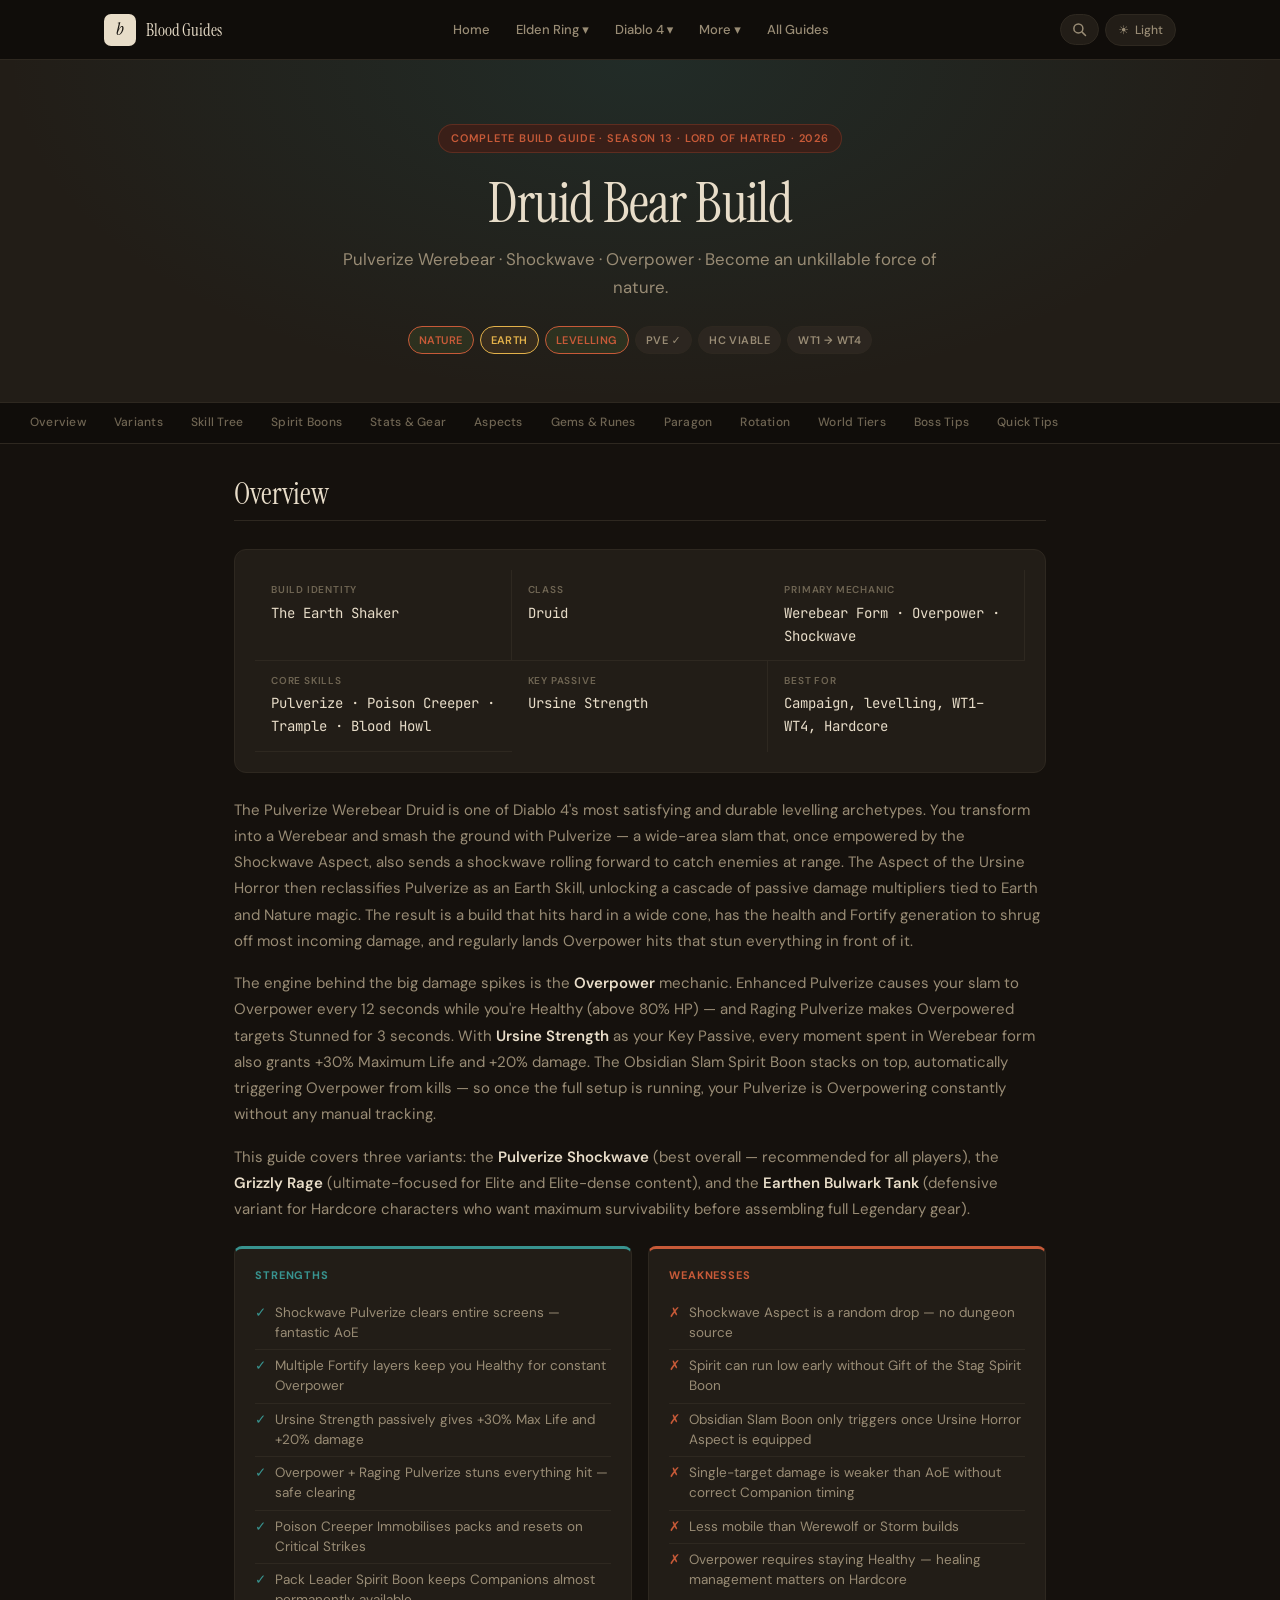
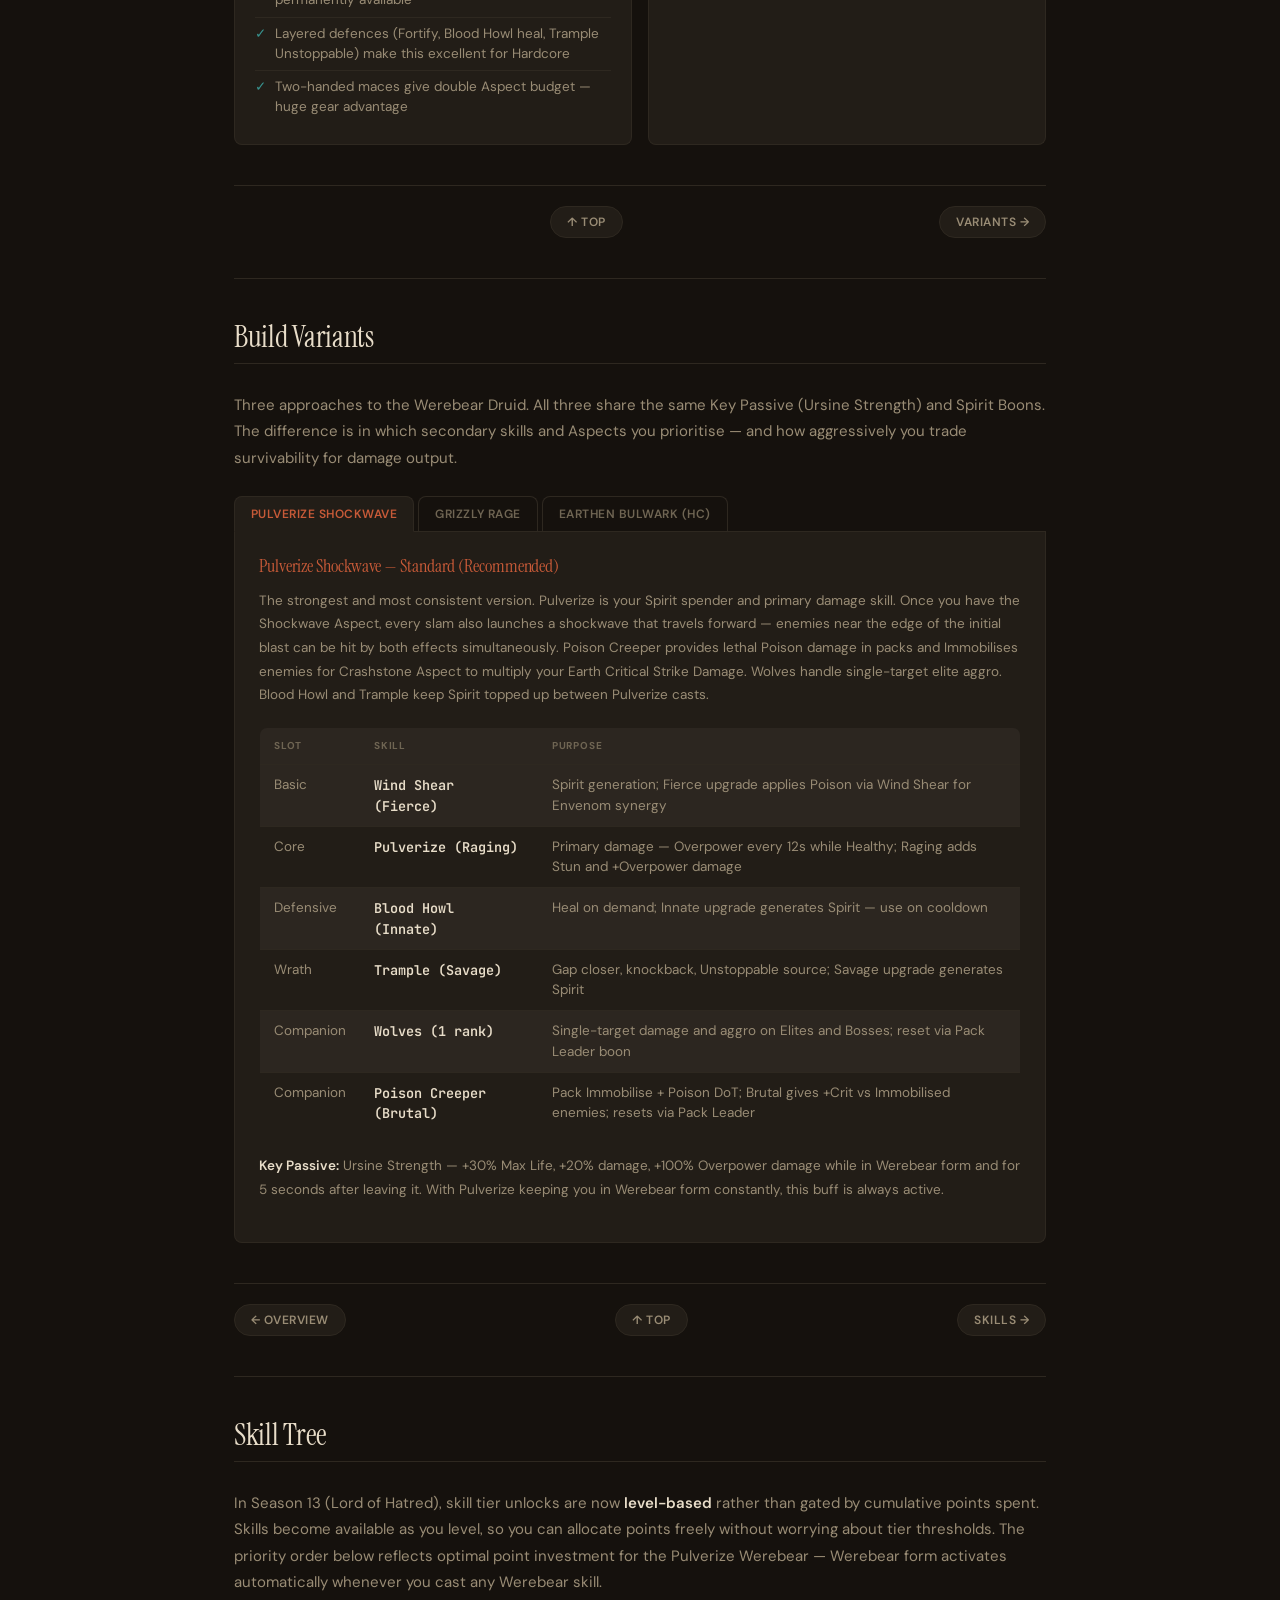
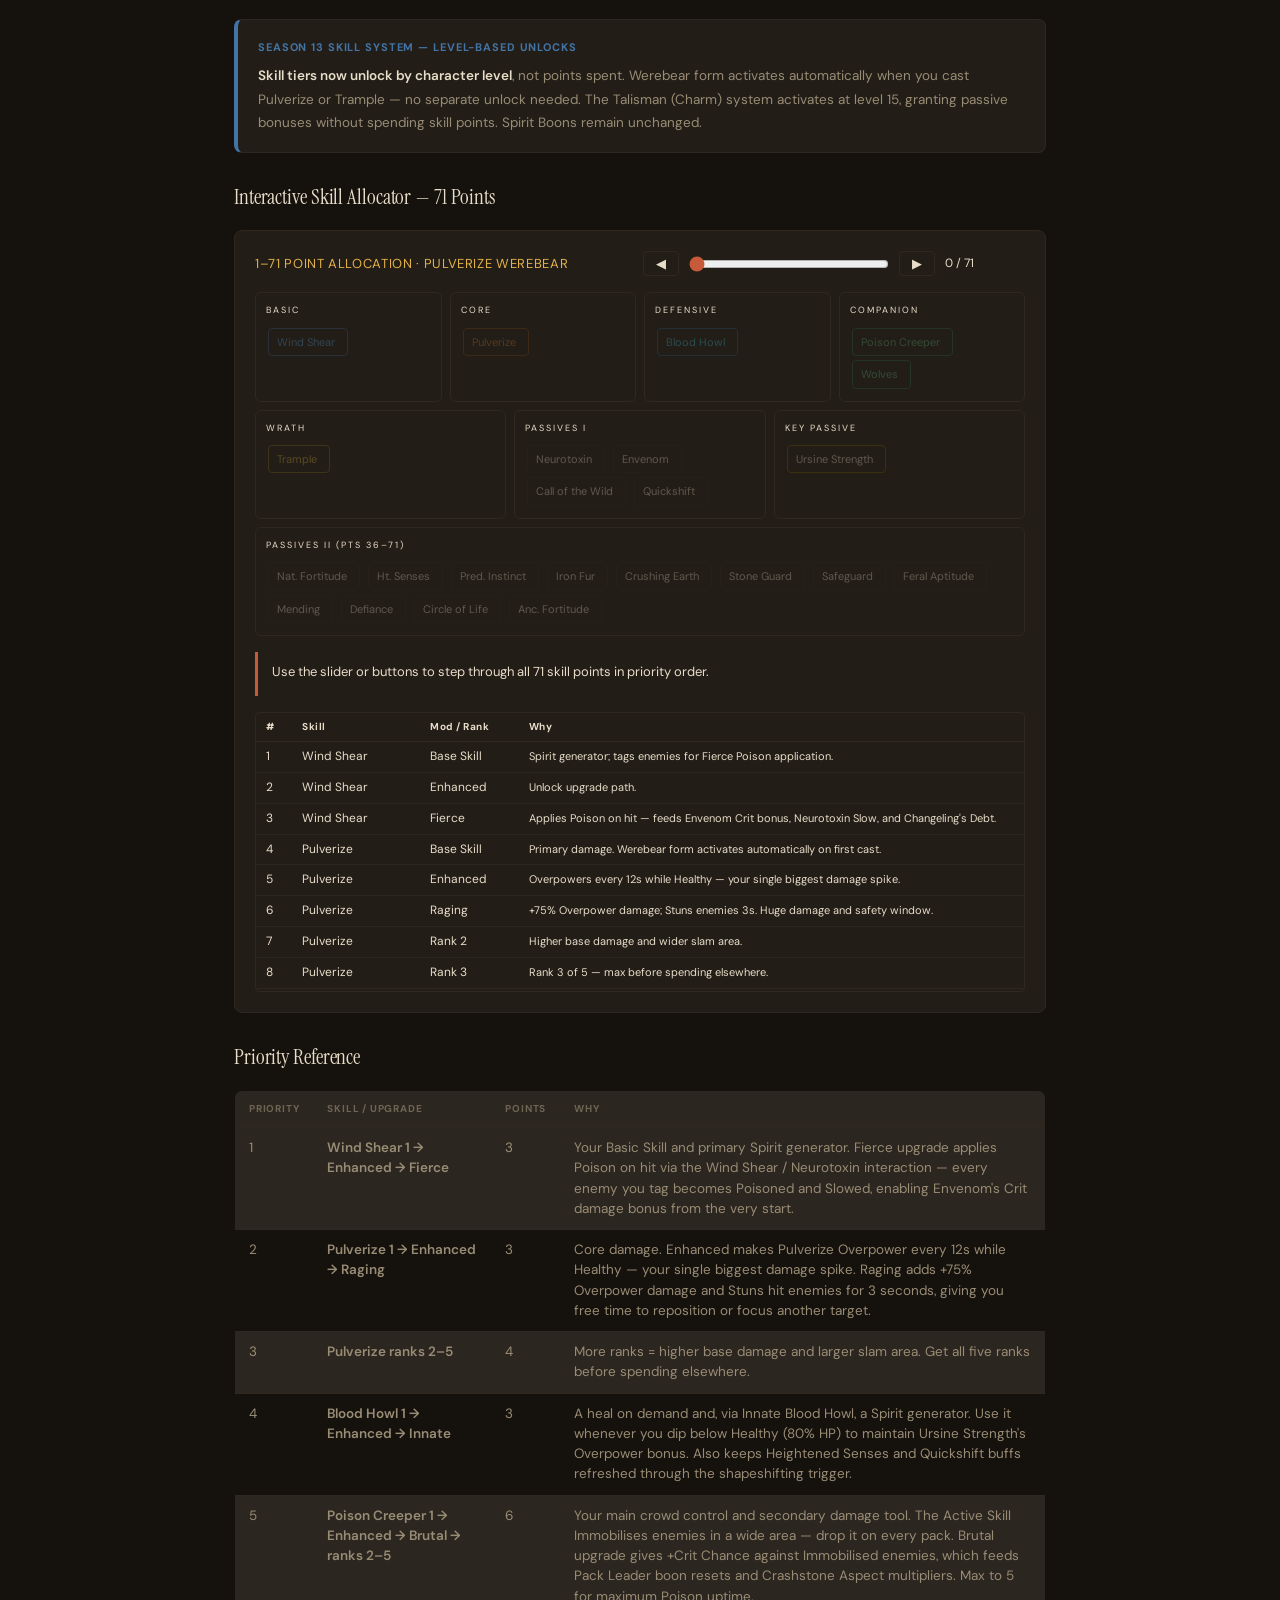
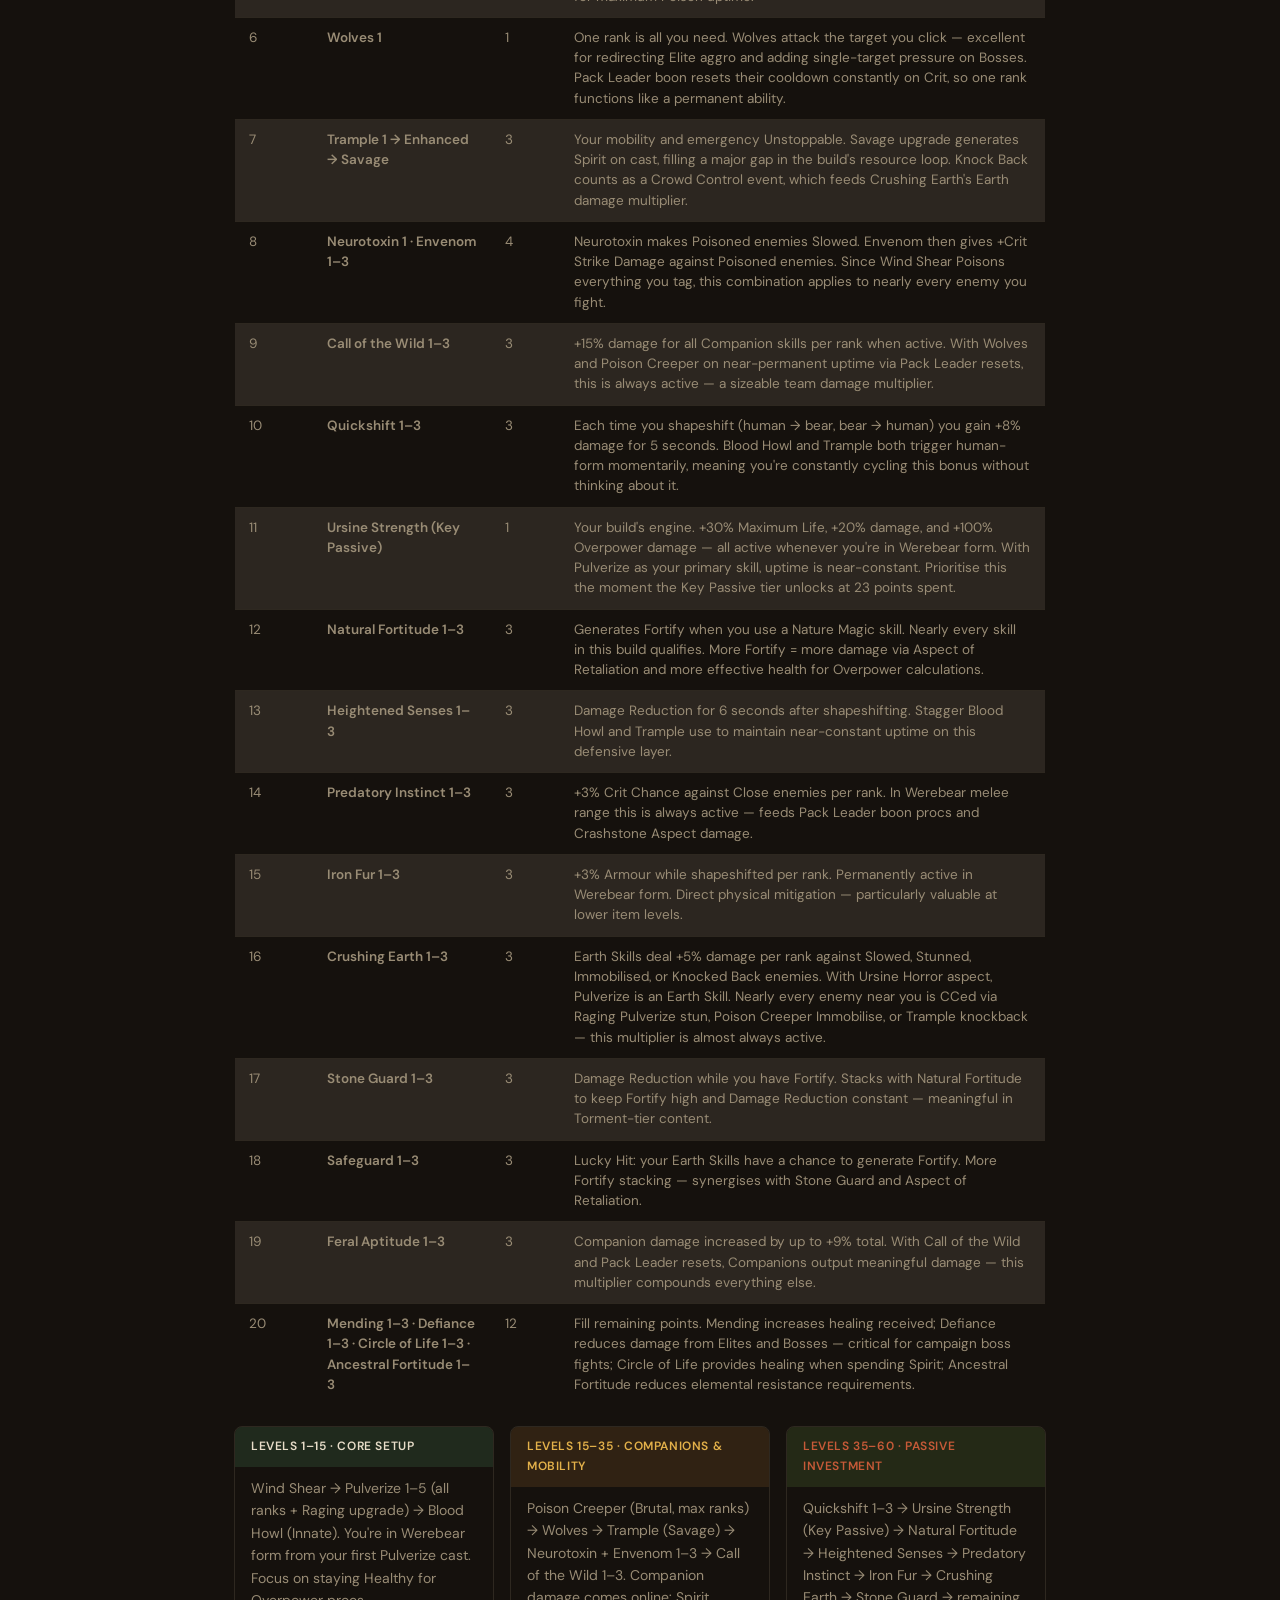
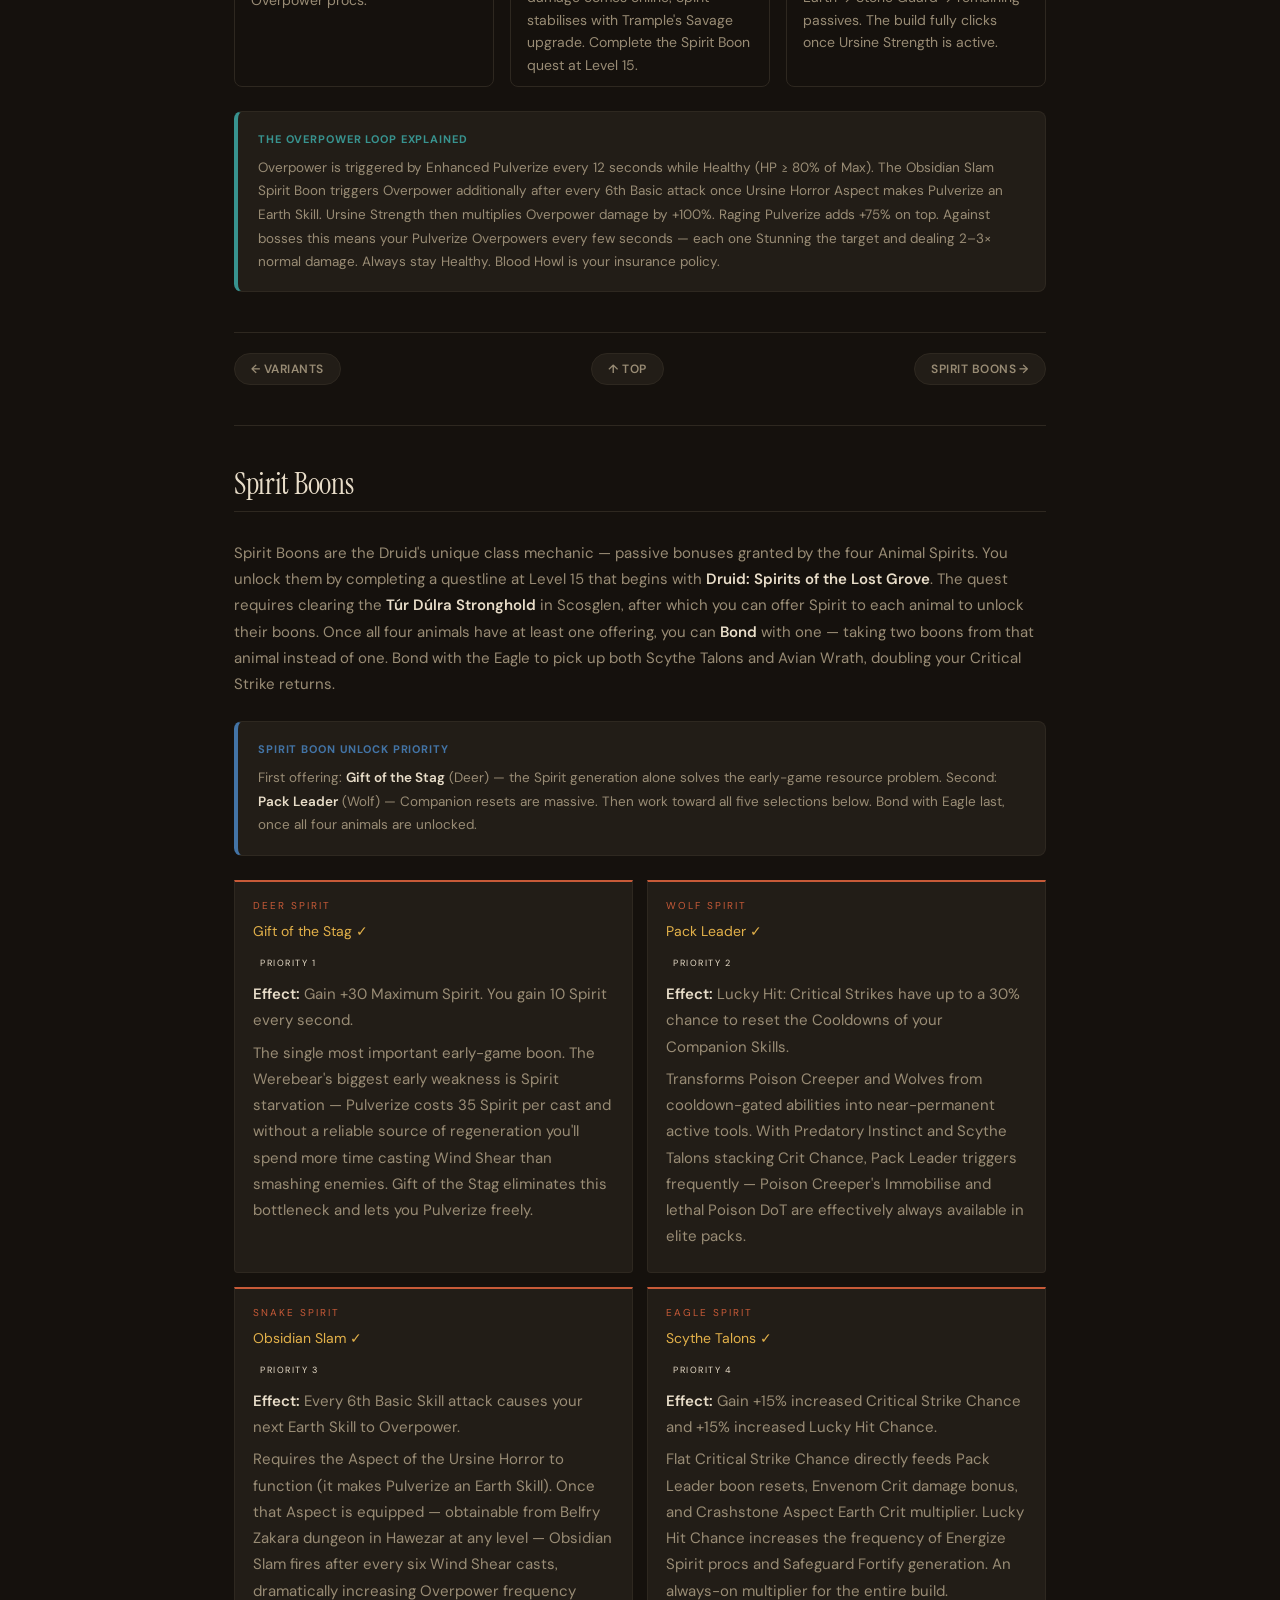
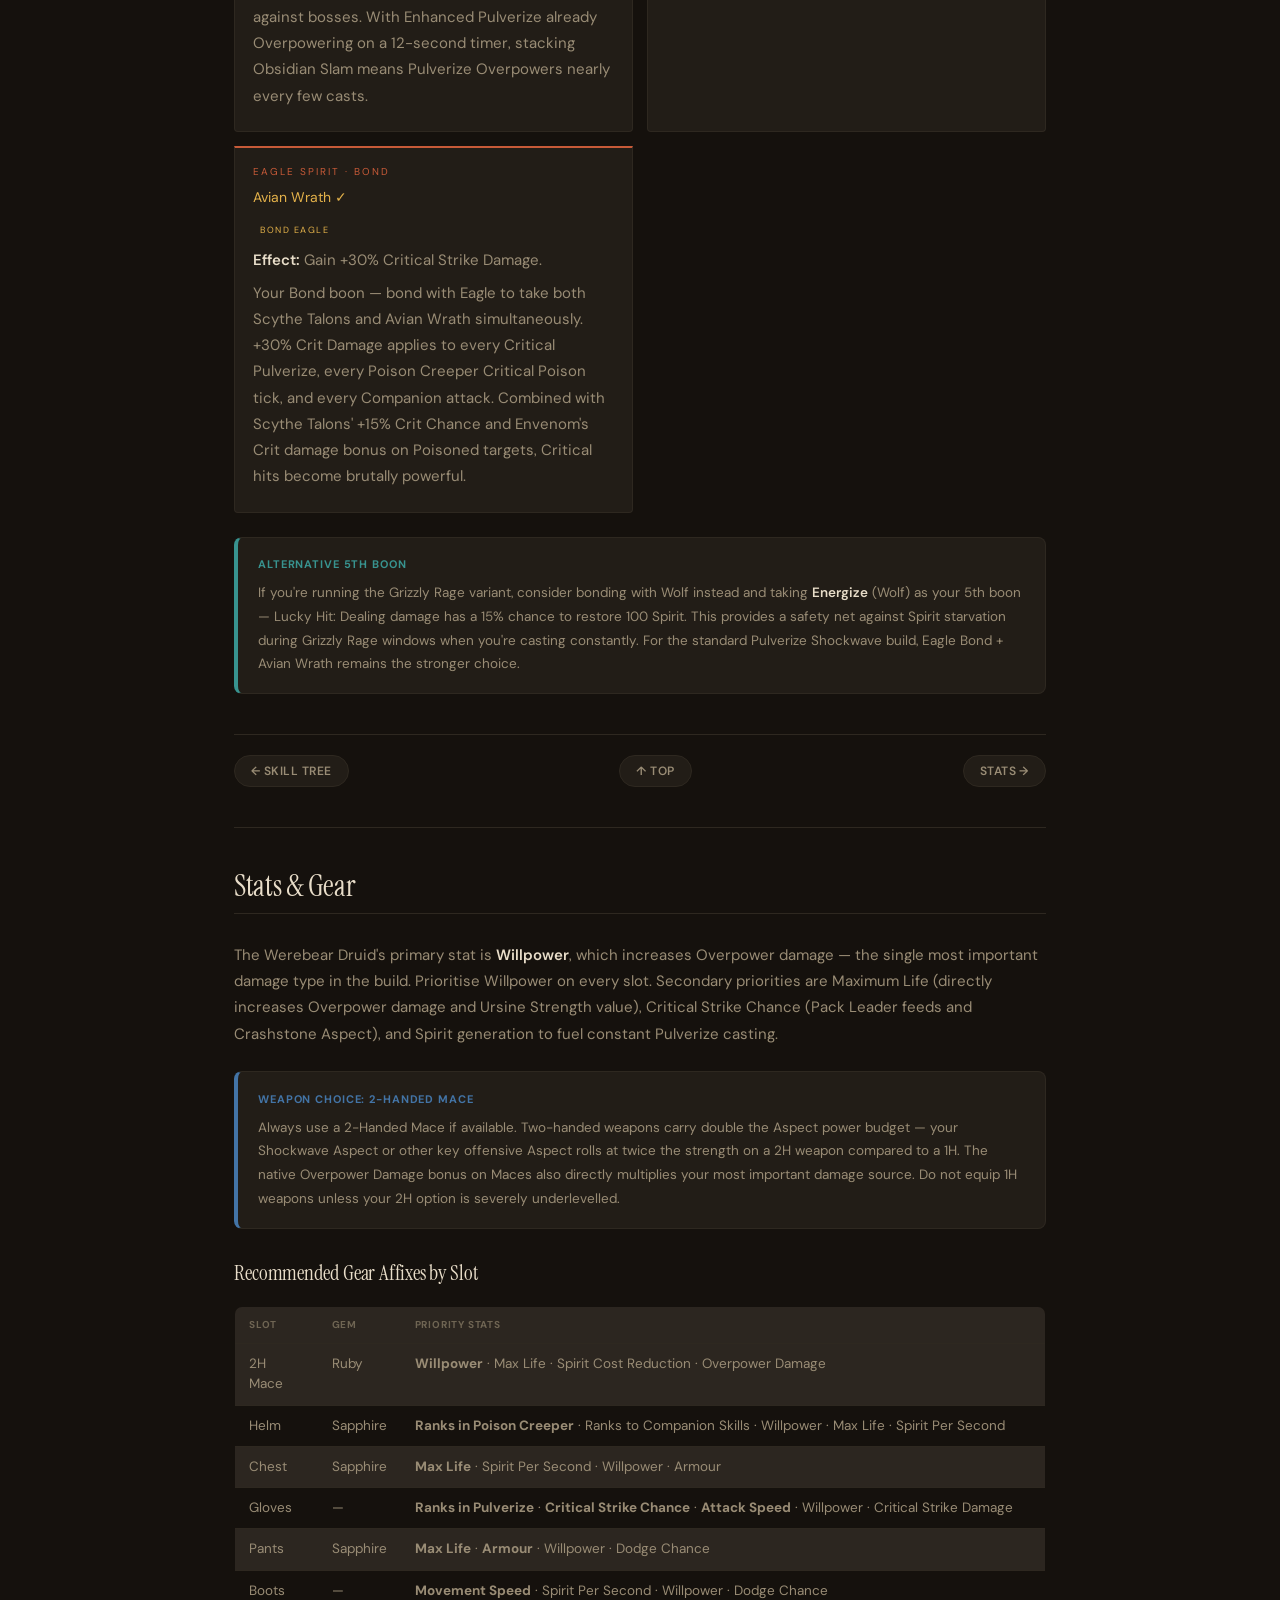
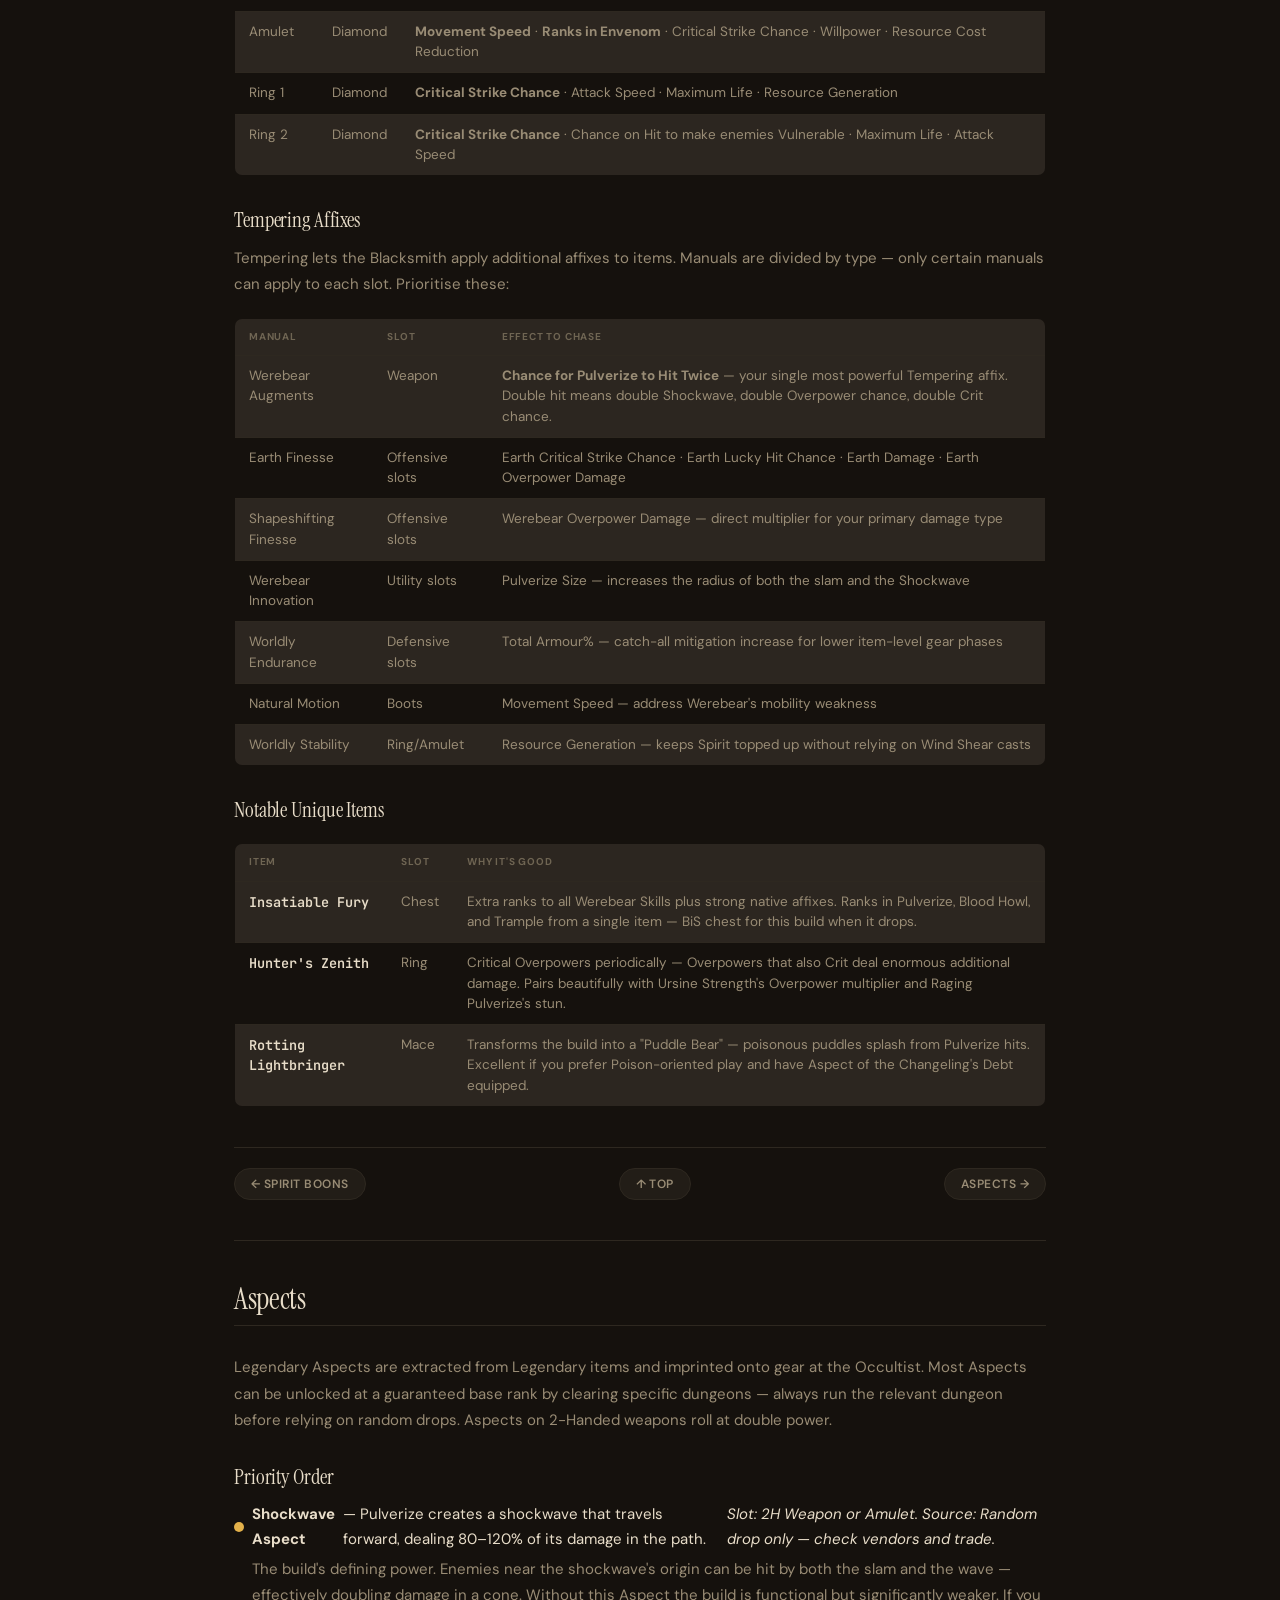
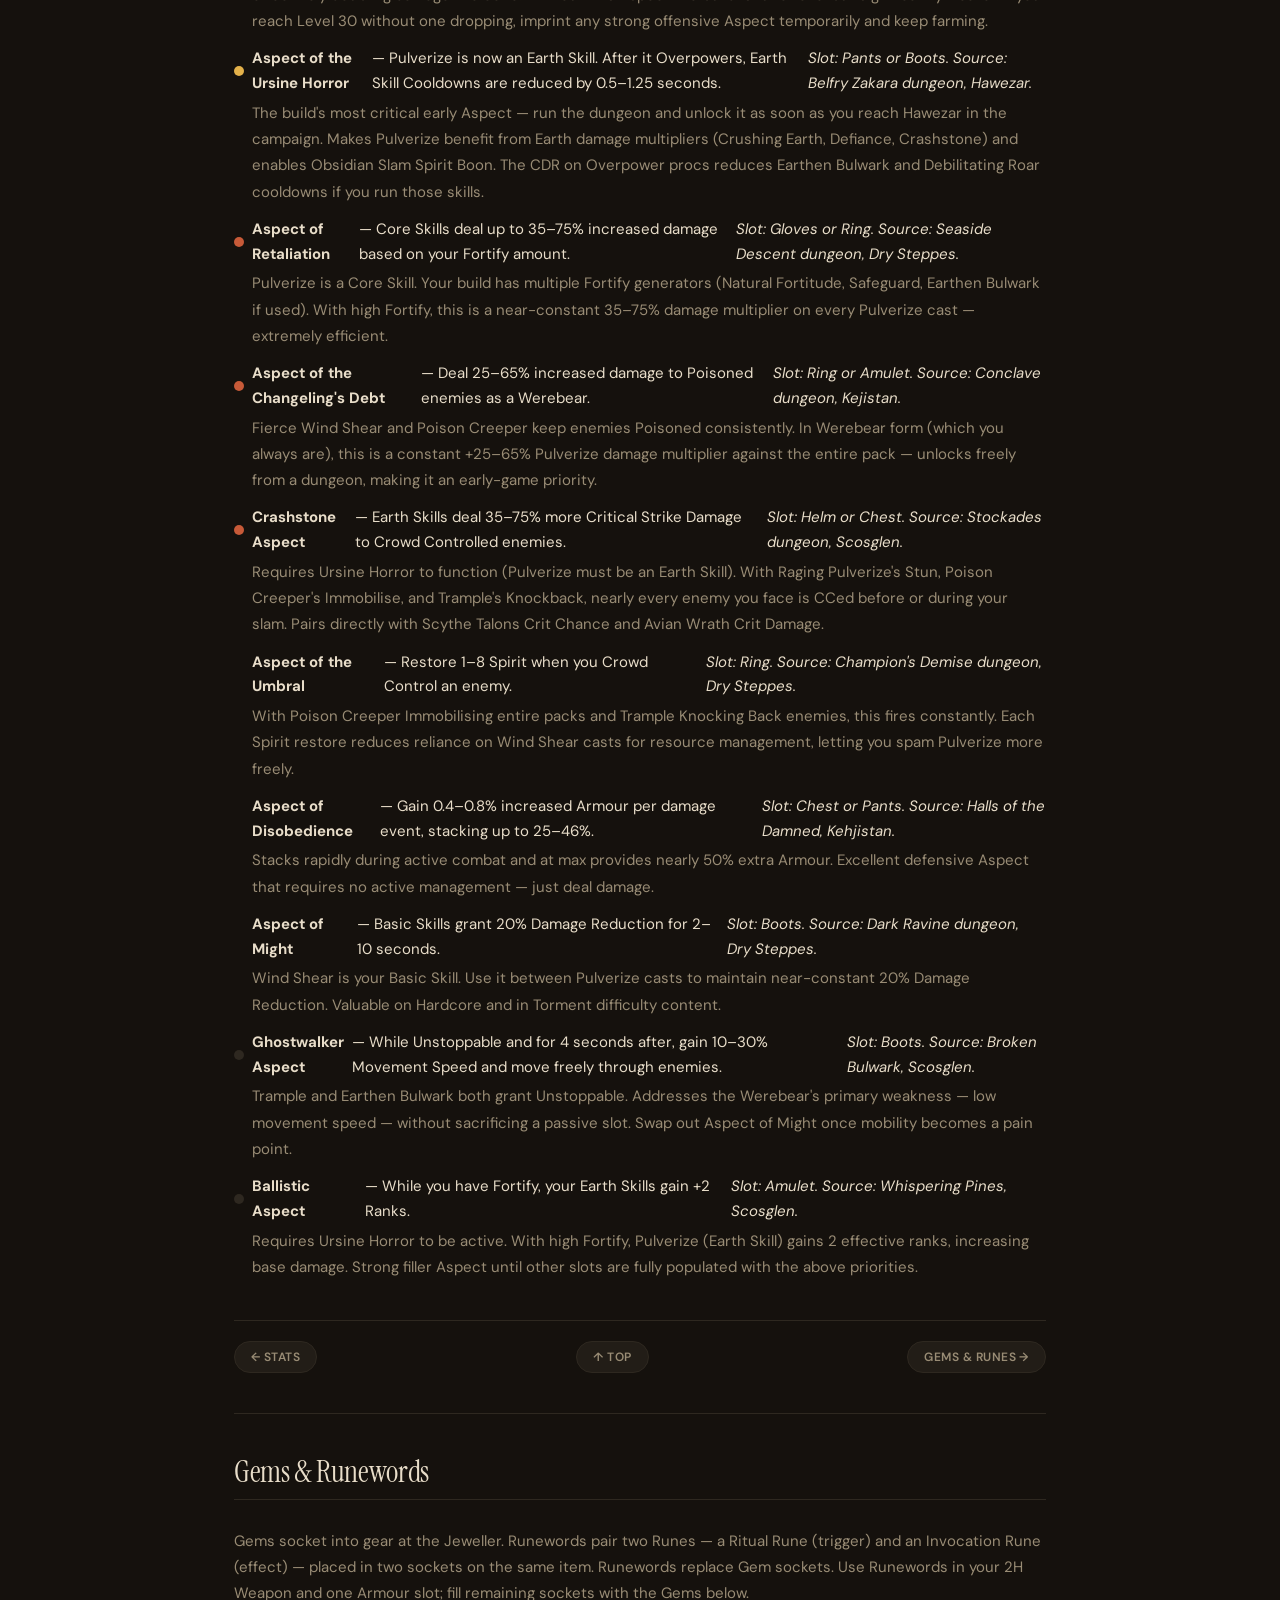
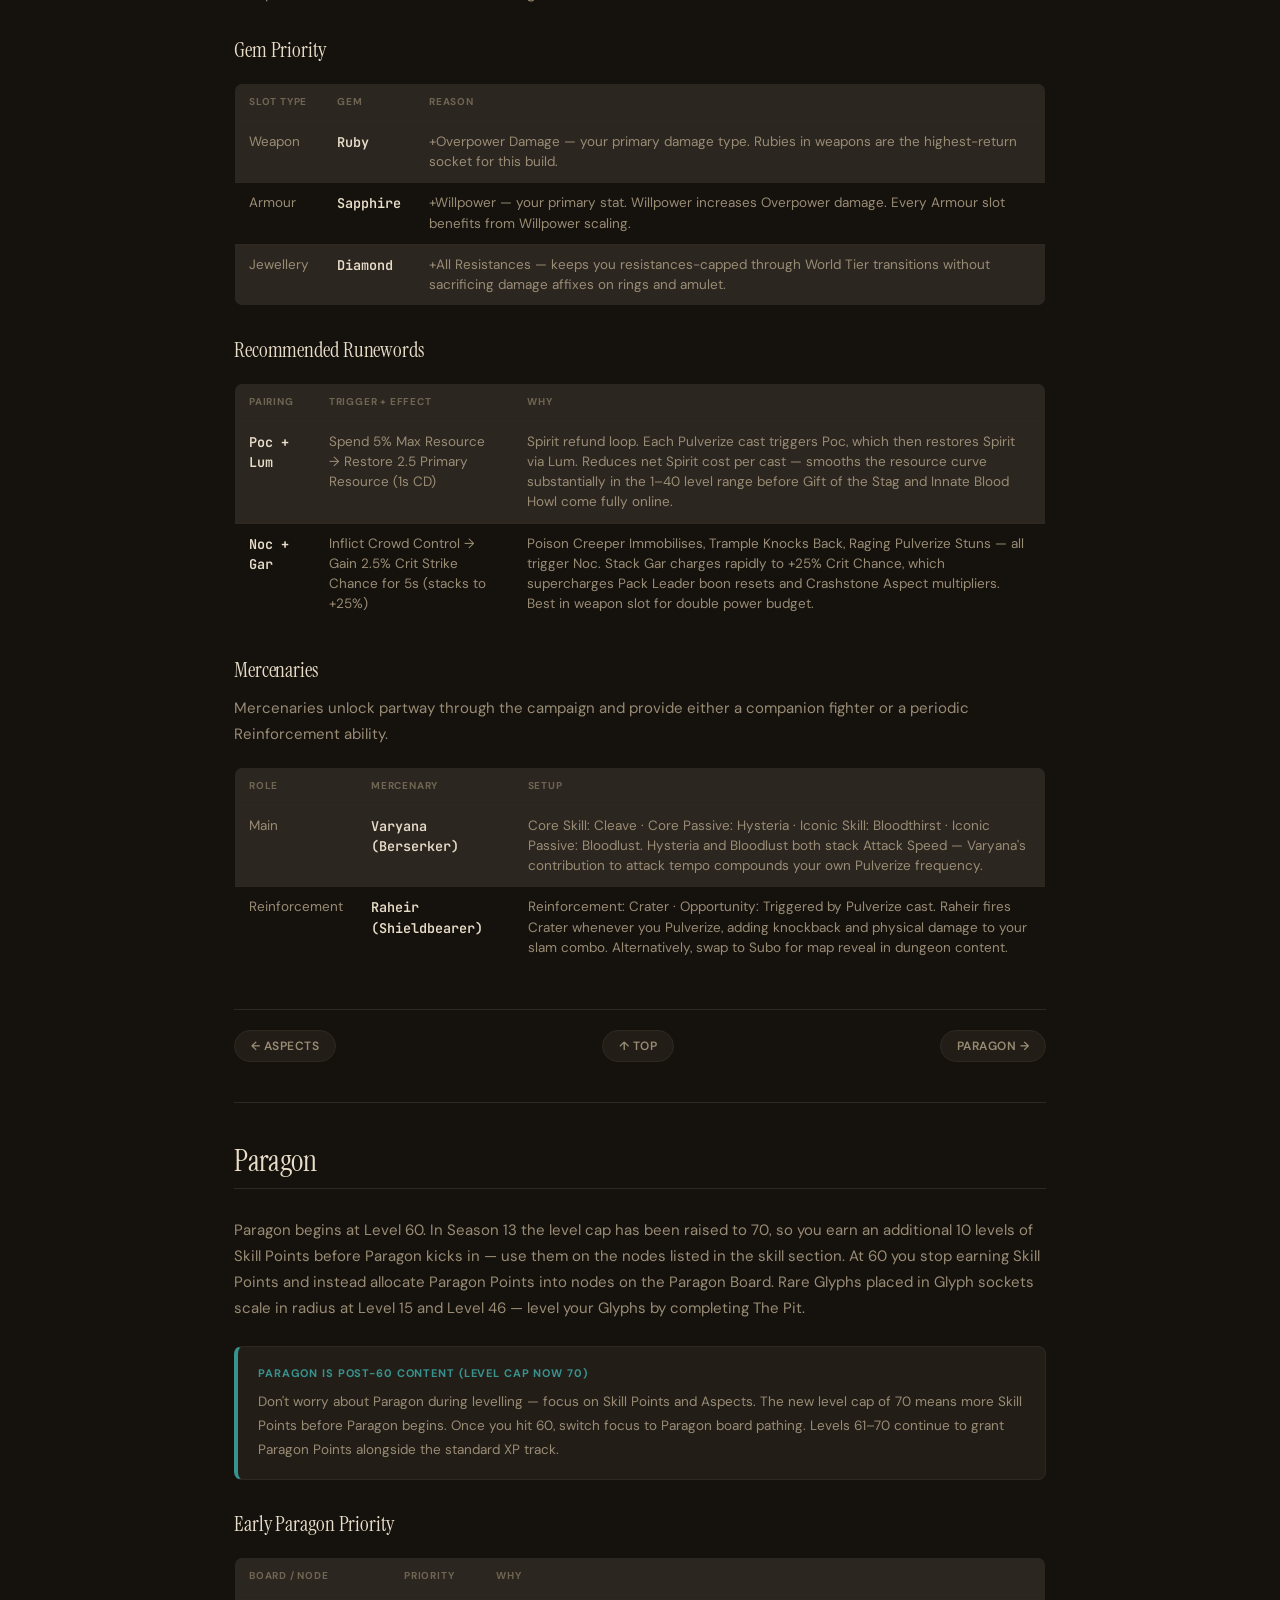
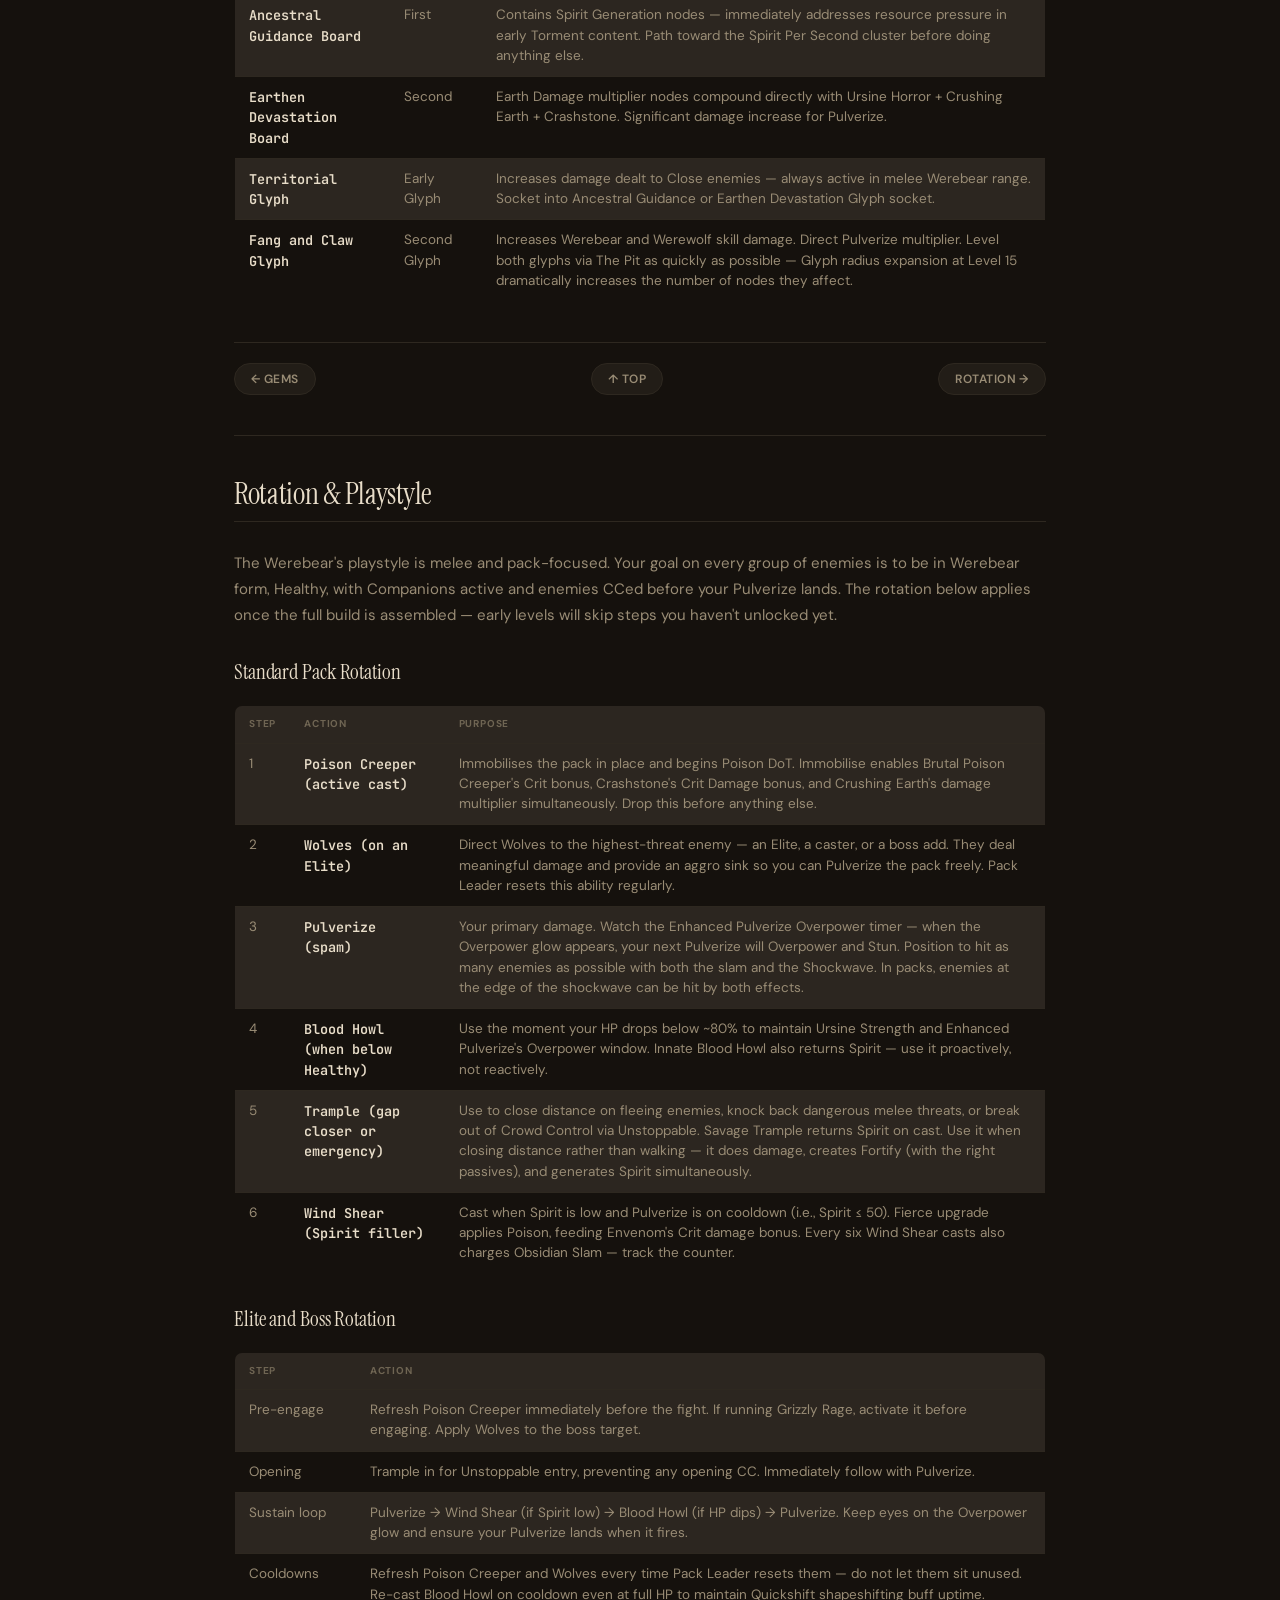
<file: diablo4-druid-bear-build/index.html>
<!DOCTYPE html>
<html lang="en">
<head>
<meta charset="UTF-8">
<meta name="viewport" content="width=device-width, initial-scale=1.0">
<title>Diablo 4 Druid Bear Build | Pulverize Werebear Levelling Guide</title>
<meta name="description" content="Diablo 4 Druid Werebear levelling build guide for Season 13. Best skill tree, Spirit Boons, Aspects, gear, and rotation for Pulverize Bear. Updated 2026.">
<meta property="og:title" content="Diablo 4 Druid Bear Build | Pulverize Werebear Levelling Guide">
<meta property="og:description" content="Become an unstoppable earth-shattering Werebear. Full Pulverize Druid build — skills, Spirit Boons, Aspects, boss tips. The definitive D4 Druid levelling guide.">
<meta property="og:url" content="https://bloodguides.pages.dev/diablo4-druid-bear-build/">
<meta property="og:site_name" content="Blood Guides">
<meta property="og:image" content="https://bloodguides.pages.dev/og-image.png">
<meta name="twitter:card" content="summary_large_image">
<meta name="twitter:image" content="https://bloodguides.pages.dev/og-image.png">
<link rel="icon" type="image/svg+xml" href="/favicon.svg">
<link rel="preconnect" href="https://fonts.googleapis.com">
<link href="https://fonts.googleapis.com/css2?family=Instrument+Serif:ital@0;1&family=DM+Sans:wght@400;500;600;700&family=JetBrains+Mono:wght@400;500;600&display=swap" rel="stylesheet">
<link rel="stylesheet" href="/site.css">
<style>
/* D4 Druid — bishamon teal */
.hero {
  background:
    radial-gradient(ellipse at 50% 0%, rgba(31,111,115,0.18) 0%, transparent 70%),
    var(--surface);
}
/* D4 Druid badge colours */
.badge.green  { color: var(--accent); border-color: var(--accent); background: rgba(122,179,73,0.12); }
.badge.amber  { color: var(--gold);   border-color: var(--gold);   background: rgba(200,136,58,0.12); }
.badge.blue   { color: var(--blue);   border-color: var(--blue);   background: rgba(91,159,212,0.10); }

/* Skill progression cards */
.progression-grid { display: grid; grid-template-columns: repeat(auto-fit, minmax(260px, 1fr)); gap: 16px; margin: 20px 0 24px; }
.prog-stage { background: var(--surface2); border: 1px solid var(--border); border-radius: 8px; overflow: hidden; }
.prog-header { padding: 10px 16px; font-family: var(--font-ui); font-size: 12px; font-weight: 600; letter-spacing: .05em; text-transform: uppercase; }
.prog-header.early { background: rgba(93,184,122,.15); color: var(--green); }
.prog-header.mid   { background: rgba(200,136,58,.15);  color: var(--gold); }
.prog-header.end   { background: rgba(122,179,73,.15);  color: var(--accent); }
.prog-stage > p { padding: 10px 16px; margin: 0; font-size: 14px; line-height: 1.6; }
.prog-stage > p + p { padding-top: 8px; border-top: 1px solid var(--border); }

/* Spirit Boons grid */
.boon-grid { display: grid; grid-template-columns: repeat(auto-fill, minmax(280px, 1fr)); gap: 14px; margin: 16px 0; }
.boon-card { background: var(--surface); border: 1px solid var(--border); border-top: 2px solid var(--accent); border-radius: 0 0 4px 4px; padding: 16px 18px; }
.boon-card .boon-animal { font-family: var(--font-ui); font-size: 10px; letter-spacing: 2px; text-transform: uppercase; color: var(--accent); margin-bottom: 6px; }
.boon-card .boon-name { font-family: var(--font-ui); font-size: 14px; color: var(--gold); margin-bottom: 6px; }
.boon-card .boon-tag { display: inline-block; font-family: var(--font-ui); font-size: 9px; letter-spacing: 1.5px; text-transform: uppercase; padding: 2px 7px; border: 1px solid var(--green); color: var(--green); border-radius: 2px; margin-bottom: 8px; }
.boon-card .boon-tag.bond { border-color: var(--gold); color: var(--gold); }
.boon-card .boon-tag.alt  { border-color: var(--blue); color: var(--blue); }
.boon-card p { font-size: 15px; margin-bottom: 6px; }

/* Skill row key colour */
.skill-row-key { color: var(--gold); font-weight: 600; }

/* Aspect priority bar */
.aspect-priority { display: flex; align-items: center; gap: 8px; margin-bottom: 4px; }
.aspect-dot { width: 10px; height: 10px; border-radius: 50%; background: var(--accent); flex-shrink: 0; }
.aspect-dot.gold { background: var(--gold); }
.aspect-dot.blue { background: var(--blue); }
.aspect-dot.grey { background: var(--border); }
/* ── Skill Tree Widget ───────────────────────────────────────────────── */
.stw{background:var(--surface);border:1px solid var(--border);border-radius:8px;padding:20px;margin:20px 0}
.stw-header{display:flex;flex-wrap:wrap;align-items:center;justify-content:space-between;gap:12px;margin-bottom:16px}
.stw-title{font-family:var(--font-ui);font-size:13px;letter-spacing:.05em;text-transform:uppercase;color:var(--gold)}
.stw-controls{display:flex;align-items:center;gap:10px;flex-wrap:wrap}
.stw-controls button{background:var(--surface2);border:1px solid var(--border);color:var(--text);padding:4px 12px;border-radius:4px;cursor:pointer;font-size:13px}
.stw-controls button:hover{border-color:var(--accent);color:var(--accent)}
#dru-slider,#nec-slider{width:200px;accent-color:var(--accent)}
.stw-pt-label{font-family:var(--font-ui);font-size:12px;color:var(--gold2);min-width:80px}
.stw-nodes{display:flex;flex-wrap:wrap;gap:8px;margin-bottom:16px}
.stw-group{background:var(--surface2);border:1px solid var(--border);border-radius:6px;padding:10px;flex:1 1 180px}
.stw-group-label{font-family:var(--font-ui);font-size:9px;letter-spacing:2px;text-transform:uppercase;color:var(--text3);margin-bottom:8px}
.stw-node{display:inline-flex;align-items:center;gap:4px;padding:4px 8px;border-radius:4px;border:1px solid var(--border);font-size:11px;margin:2px;opacity:.3;transition:opacity .15s,border-color .15s,box-shadow .15s;cursor:default;white-space:nowrap}
.stw-node.active{opacity:1}
.stw-node.current{box-shadow:0 0 0 2px var(--gold2)}
.stw-node-rank{font-size:9px;opacity:.75;font-style:italic}
.chip-basic{border-color:#3a5f8a;color:#5b9fd4}.chip-basic.active{background:rgba(91,159,212,.15);border-color:#5b9fd4}
.chip-core{border-color:#7a4a1a;color:#c87a3a}.chip-core.active{background:rgba(200,122,58,.15);border-color:#c87a3a}
.chip-def{border-color:#2a5c7a;color:#3ab8d4}.chip-def.active{background:rgba(58,184,212,.12);border-color:#3ab8d4}
.chip-comp{border-color:#2a6a4a;color:#5db87a}.chip-comp.active{background:rgba(93,184,122,.15);border-color:#5db87a}
.chip-wrath{border-color:#7a6a1a;color:#d4b43c}.chip-wrath.active{background:rgba(212,180,60,.12);border-color:#d4b43c}
.chip-ult{border-color:#7a5a00;color:var(--gold2)}.chip-ult.active{background:rgba(232,180,64,.15);border-color:var(--gold2)}
.chip-pass{border-color:var(--border);color:var(--text2)}.chip-pass.active{background:rgba(255,255,255,.06);border-color:var(--text3)}
.chip-macabre{border-color:#6a3a8a;color:#9b6dda}.chip-macabre.active{background:rgba(155,109,218,.15);border-color:#9b6dda}
.chip-curse{border-color:#2a6a3a;color:#5db87a}.chip-curse.active{background:rgba(93,184,122,.15);border-color:#5db87a}
.chip-summon{border-color:#7a5a00;color:var(--gold2)}.chip-summon.active{background:rgba(232,180,64,.15);border-color:var(--gold2)}
.stw-callout{background:var(--surface2);border-left:3px solid var(--accent);padding:10px 14px;font-size:13px;margin-bottom:16px;border-radius:0 4px 4px 0;min-height:44px;line-height:1.6}
.stw-table-wrap{max-height:280px;overflow-y:auto;border:1px solid var(--border);border-radius:4px}
.stw-table{width:100%;border-collapse:collapse;font-size:12px}
.stw-table th{background:var(--surface2);position:sticky;top:0;padding:6px 10px;text-align:left;font-family:var(--font-ui);font-size:10px;letter-spacing:.05em;border-bottom:1px solid var(--border)}
.stw-table td{padding:5px 10px;border-bottom:1px solid rgba(255,255,255,.04);vertical-align:top}
.stw-table tr.stw-active-row td{background:rgba(122,179,73,.15)}
.stw-table tr.stw-done-row{opacity:.5}
</style>
</head>
<body>
<div id="page-top"></div>

<!-- SITE NAV -->
<header class="site-nav">
  <div class="site-nav-inner">
    <a class="site-nav-logo" href="/">
      <svg viewBox="0 0 64 64" xmlns="http://www.w3.org/2000/svg" aria-hidden="true">
        <line x1="32" y1="4" x2="32" y2="50" stroke="currentColor" stroke-width="4" stroke-linecap="round"/>
        <line x1="16" y1="26" x2="48" y2="26" stroke="currentColor" stroke-width="4" stroke-linecap="round"/>
        <circle cx="32" cy="56" r="5" fill="currentColor"/>
        <ellipse cx="32" cy="6" rx="5" ry="6" fill="var(--accent)"/>
      </svg>
      Blood Guides
    </a>
    <ul class="site-nav-links" id="guide-nav">
      <li><a href="/">Home</a></li>
      <li>
        <a href="#">Elden Ring ▾</a>
        <ul>
          <li><a href="/samurai-bleed-build/">Samurai Bleed Build</a></li>
          <li><a href="/elden-ring-tank-build/">Tank Build (Great Shield)</a></li>
          <li><a href="/dragon-faith-build/">Dragon Faith Build</a></li>
          <li><a href="/rivers-of-blood-build/">Rivers of Blood Build</a></li>
        </ul>
      </li>
      <li>
        <a href="#">Diablo 4 ▾</a>
        <ul>
          <li><a href="/diablo4-necromancer-minion-build/">Necromancer Minion</a></li>
          <li><a href="/diablo4-druid-bear-build/">Druid Bear</a></li>
          <li><a href="/diablo4-paladin-blessed-hammer-build/">Paladin Blessed Hammer</a></li>
          <li><a href="/diablo4-whirlwind-barbarian-build/">Whirlwind Barbarian</a></li>
        </ul>
      </li>
      <li>
        <a href="#">More ▾</a>
        <ul>
          <li><a href="/#filter-bg3">Baldur's Gate 3</a></li>
          <li><a href="/#filter-fallout76">Fallout 76</a></li>
          <li><a href="/#filter-fallout4">Fallout 4</a></li>
          <li><a href="/#filter-darktide">40K: Darktide</a></li>
          <li><a href="/#filter-spacemarine2">40K: Space Marine 2</a></li>
        </ul>
      </li>
      <li><a href="/">All Guides</a></li>
    </ul>
    <div class="header-actions">
      <button class="icon-btn" title="Search" aria-label="Search" style="min-width:unset;padding:0.45rem 0.7rem;">
        <svg width="15" height="15" viewBox="0 0 20 20" fill="none" stroke="currentColor" stroke-width="2" stroke-linecap="round"><circle cx="8.5" cy="8.5" r="6"/><line x1="13.5" y1="13.5" x2="18" y2="18"/></svg>
      </button>
      <button class="icon-btn theme-toggle" title="Toggle theme" aria-label="Toggle theme">
        <span class="toggle-icon">☀️</span> Light
      </button>
      <button class="icon-btn nav-mobile-toggle" aria-label="Open menu" aria-expanded="false" aria-controls="guide-nav">☰</button>
    </div>
  </div>
</header>

<button id="fab-top" onclick="document.getElementById('page-top').scrollIntoView({behavior:'smooth'})">↑ Top</button>

<!-- HERO -->
<div class="hero">
  <span class="hero-tag">Complete Build Guide · Season 13 · Lord of Hatred · 2026</span>
  <h1 class="title">Druid Bear Build</h1>
  <p class="subtitle">Pulverize Werebear · Shockwave · Overpower · Become an unkillable force of nature.</p>
  <div class="badges">
    <span class="badge green">Nature</span>
    <span class="badge amber">Earth</span>
    <span class="badge green">Levelling</span>
    <span class="badge">PvE ✓</span>
    <span class="badge">HC Viable</span>
    <span class="badge">WT1 → WT4</span>
  </div>
</div>

<!-- IN-PAGE NAV -->
<nav class="section-nav">
  <ul>
    <li><button onclick="document.getElementById('overview').scrollIntoView({behavior:'smooth'})">Overview</button></li>
    <li><button onclick="document.getElementById('variants').scrollIntoView({behavior:'smooth'})">Variants</button></li>
    <li><button onclick="document.getElementById('skills').scrollIntoView({behavior:'smooth'})">Skill Tree</button></li>
    <li><button onclick="document.getElementById('boons').scrollIntoView({behavior:'smooth'})">Spirit Boons</button></li>
    <li><button onclick="document.getElementById('stats').scrollIntoView({behavior:'smooth'})">Stats &amp; Gear</button></li>
    <li><button onclick="document.getElementById('aspects').scrollIntoView({behavior:'smooth'})">Aspects</button></li>
    <li><button onclick="document.getElementById('gems').scrollIntoView({behavior:'smooth'})">Gems &amp; Runes</button></li>
    <li><button onclick="document.getElementById('paragon').scrollIntoView({behavior:'smooth'})">Paragon</button></li>
    <li><button onclick="document.getElementById('rotation').scrollIntoView({behavior:'smooth'})">Rotation</button></li>
    <li><button onclick="document.getElementById('worldtiers').scrollIntoView({behavior:'smooth'})">World Tiers</button></li>
    <li><button onclick="document.getElementById('bosses').scrollIntoView({behavior:'smooth'})">Boss Tips</button></li>
    <li><button onclick="document.getElementById('tips').scrollIntoView({behavior:'smooth'})">Quick Tips</button></li>
  </ul>
</nav>

<div class="content">

<!-- OVERVIEW -->
<section id="overview">
  <h2>Overview</h2>
  <div class="section-rule"></div>

  <div class="summary-box">
    <div class="summary-grid">
      <div class="summary-item"><span class="summary-label">Build Identity</span><span class="summary-value">The Earth Shaker</span></div>
      <div class="summary-item"><span class="summary-label">Class</span><span class="summary-value">Druid</span></div>
      <div class="summary-item"><span class="summary-label">Primary Mechanic</span><span class="summary-value">Werebear Form · Overpower · Shockwave</span></div>
      <div class="summary-item"><span class="summary-label">Core Skills</span><span class="summary-value">Pulverize · Poison Creeper · Trample · Blood Howl</span></div>
      <div class="summary-item"><span class="summary-label">Key Passive</span><span class="summary-value">Ursine Strength</span></div>
      <div class="summary-item"><span class="summary-label">Best For</span><span class="summary-value">Campaign, levelling, WT1–WT4, Hardcore</span></div>
    </div>
  </div>

  <p>The Pulverize Werebear Druid is one of Diablo 4's most satisfying and durable levelling archetypes. You transform into a Werebear and smash the ground with Pulverize — a wide-area slam that, once empowered by the Shockwave Aspect, also sends a shockwave rolling forward to catch enemies at range. The Aspect of the Ursine Horror then reclassifies Pulverize as an Earth Skill, unlocking a cascade of passive damage multipliers tied to Earth and Nature magic. The result is a build that hits hard in a wide cone, has the health and Fortify generation to shrug off most incoming damage, and regularly lands Overpower hits that stun everything in front of it.</p>

  <p>The engine behind the big damage spikes is the <strong>Overpower</strong> mechanic. Enhanced Pulverize causes your slam to Overpower every 12 seconds while you're Healthy (above 80% HP) — and Raging Pulverize makes Overpowered targets Stunned for 3 seconds. With <strong>Ursine Strength</strong> as your Key Passive, every moment spent in Werebear form also grants +30% Maximum Life and +20% damage. The Obsidian Slam Spirit Boon stacks on top, automatically triggering Overpower from kills — so once the full setup is running, your Pulverize is Overpowering constantly without any manual tracking.</p>

  <p>This guide covers three variants: the <strong>Pulverize Shockwave</strong> (best overall — recommended for all players), the <strong>Grizzly Rage</strong> (ultimate-focused for Elite and Elite-dense content), and the <strong>Earthen Bulwark Tank</strong> (defensive variant for Hardcore characters who want maximum survivability before assembling full Legendary gear).</p>

  <div class="pro-con-grid">
    <div class="pro-box">
      <h4>Strengths</h4>
      <ul>
        <li>Shockwave Pulverize clears entire screens — fantastic AoE</li>
        <li>Multiple Fortify layers keep you Healthy for constant Overpower</li>
        <li>Ursine Strength passively gives +30% Max Life and +20% damage</li>
        <li>Overpower + Raging Pulverize stuns everything hit — safe clearing</li>
        <li>Poison Creeper Immobilises packs and resets on Critical Strikes</li>
        <li>Pack Leader Spirit Boon keeps Companions almost permanently available</li>
        <li>Layered defences (Fortify, Blood Howl heal, Trample Unstoppable) make this excellent for Hardcore</li>
        <li>Two-handed maces give double Aspect budget — huge gear advantage</li>
      </ul>
    </div>
    <div class="con-box">
      <h4>Weaknesses</h4>
      <ul>
        <li>Shockwave Aspect is a random drop — no dungeon source</li>
        <li>Spirit can run low early without Gift of the Stag Spirit Boon</li>
        <li>Obsidian Slam Boon only triggers once Ursine Horror Aspect is equipped</li>
        <li>Single-target damage is weaker than AoE without correct Companion timing</li>
        <li>Less mobile than Werewolf or Storm builds</li>
        <li>Overpower requires staying Healthy — healing management matters on Hardcore</li>
      </ul>
    </div>
  </div>

  <div class="section-footer">
    <span></span>
    <button class="sec-btn center" onclick="document.getElementById('page-top').scrollIntoView({behavior:'smooth'})">↑ Top</button>
    <button class="sec-btn" onclick="document.getElementById('variants').scrollIntoView({behavior:'smooth'})">Variants →</button>
  </div>
</section>

<!-- VARIANTS -->
<section id="variants">
  <h2>Build Variants</h2>
  <div class="section-rule"></div>

  <p>Three approaches to the Werebear Druid. All three share the same Key Passive (Ursine Strength) and Spirit Boons. The difference is in which secondary skills and Aspects you prioritise — and how aggressively you trade survivability for damage output.</p>

  <div class="tabs">
    <button class="tab-btn active" onclick="switchTab(event,'shockwave')">Pulverize Shockwave</button>
    <button class="tab-btn" onclick="switchTab(event,'rage')">Grizzly Rage</button>
    <button class="tab-btn" onclick="switchTab(event,'tank')">Earthen Bulwark (HC)</button>
  </div>

  <div class="tab-panel active" id="tab-shockwave">
    <h3>Pulverize Shockwave — Standard (Recommended)</h3>
    <p>The strongest and most consistent version. Pulverize is your Spirit spender and primary damage skill. Once you have the Shockwave Aspect, every slam also launches a shockwave that travels forward — enemies near the edge of the initial blast can be hit by both effects simultaneously. Poison Creeper provides lethal Poison damage in packs and Immobilises enemies for Crashstone Aspect to multiply your Earth Critical Strike Damage. Wolves handle single-target elite aggro. Blood Howl and Trample keep Spirit topped up between Pulverize casts.</p>
    <table class="data-table">
      <tr><th>Slot</th><th>Skill</th><th>Purpose</th></tr>
      <tr><td>Basic</td><td class="highlight">Wind Shear (Fierce)</td><td>Spirit generation; Fierce upgrade applies Poison via Wind Shear for Envenom synergy</td></tr>
      <tr><td>Core</td><td class="highlight">Pulverize (Raging)</td><td>Primary damage — Overpower every 12s while Healthy; Raging adds Stun and +Overpower damage</td></tr>
      <tr><td>Defensive</td><td class="highlight">Blood Howl (Innate)</td><td>Heal on demand; Innate upgrade generates Spirit — use on cooldown</td></tr>
      <tr><td>Wrath</td><td class="highlight">Trample (Savage)</td><td>Gap closer, knockback, Unstoppable source; Savage upgrade generates Spirit</td></tr>
      <tr><td>Companion</td><td class="highlight">Wolves (1 rank)</td><td>Single-target damage and aggro on Elites and Bosses; reset via Pack Leader boon</td></tr>
      <tr><td>Companion</td><td class="highlight">Poison Creeper (Brutal)</td><td>Pack Immobilise + Poison DoT; Brutal gives +Crit vs Immobilised enemies; resets via Pack Leader</td></tr>
    </table>
    <p><strong>Key Passive:</strong> Ursine Strength — +30% Max Life, +20% damage, +100% Overpower damage while in Werebear form and for 5 seconds after leaving it. With Pulverize keeping you in Werebear form constantly, this buff is always active.</p>
  </div>

  <div class="tab-panel" id="tab-rage">
    <h3>Grizzly Rage — Ultimate Burst</h3>
    <p>Swaps Wolves for the Grizzly Rage ultimate. During Grizzly Rage you transform into a massive Dire Werebear — all damage is increased, you become Unstoppable, and your attacks apply Vulnerable. Prime Grizzly Rage extends the duration each time you kill an enemy, meaning in elite-dense content it barely expires. Look for the Aspect of the Rampaging Werebeast to further extend duration on Crit, and Aspect of the Rabid Bear to make Trample during Grizzly Rage apply Rabies. Excellent for Helltides, Legion events, and any content with dense enemy packs.</p>
    <table class="data-table">
      <tr><th>Slot</th><th>Skill</th><th>Notes</th></tr>
      <tr><td>Basic</td><td class="highlight">Wind Shear (Fierce)</td><td>Spirit gen + Poison application</td></tr>
      <tr><td>Core</td><td class="highlight">Pulverize (Raging)</td><td>Primary damage; Overpower stuns</td></tr>
      <tr><td>Defensive</td><td class="highlight">Blood Howl (Innate)</td><td>Heal + Spirit; maintain Healthy status for Ursine Strength</td></tr>
      <tr><td>Wrath</td><td class="highlight">Trample (Savage)</td><td>Spirit gen, knockback, Unstoppable; combos with Rabid Bear aspect in Grizzly Rage</td></tr>
      <tr><td>Companion</td><td class="highlight">Poison Creeper (Brutal)</td><td>Immobilise + Poison; Crit synergy</td></tr>
      <tr><td>Ultimate</td><td class="highlight">Grizzly Rage (Prime)</td><td>Dire Werebear form — all damage up, Unstoppable, applies Vulnerable; Prime extends on kills</td></tr>
    </table>
    <p><strong>Aspect priority shift:</strong> Add <strong>Aspect of the Rampaging Werebeast</strong> (extends Grizzly Rage on Crit) to Amulet or Helm. Replace Pack Leader cooldown resets with Calm Before the Storm Spirit Boon if you find Grizzly Rage expiring too quickly between elite packs.</p>
  </div>

  <div class="tab-panel" id="tab-tank">
    <h3>Earthen Bulwark — Hardcore / Maximum Survivability</h3>
    <p>Replaces Wolves and Trample with Earthen Bulwark and Debilitating Roar. Earthen Bulwark generates a massive barrier, makes you Unstoppable, and creates Fortify. Debilitating Roar reduces all nearby enemy damage by 70% and generates further Fortify. With the Aspect of Retaliation, all that Fortify directly increases your Pulverize damage — so the defensive investment pays offensive dividends. The downside is less Spirit generation (no Savage Trample), but Innate Blood Howl and Gift of the Stag cover the gap adequately during levelling. Recommended for any Hardcore character until they have Legendary Aspects assembled.</p>
    <table class="data-table">
      <tr><th>Slot</th><th>Skill</th><th>Notes</th></tr>
      <tr><td>Basic</td><td class="highlight">Wind Shear (Fierce)</td><td>Spirit gen + Poison</td></tr>
      <tr><td>Core</td><td class="highlight">Pulverize (Raging)</td><td>Primary damage, Overpower stun</td></tr>
      <tr><td>Defensive</td><td class="highlight">Blood Howl (Innate)</td><td>Essential — heal + Spirit gen</td></tr>
      <tr><td>Defensive</td><td class="highlight">Earthen Bulwark (Preserving)</td><td>Barrier + Unstoppable + Fortify; Preserving upgrade extends barrier duration</td></tr>
      <tr><td>Wrath</td><td class="highlight">Debilitating Roar (Preserving)</td><td>−70% enemy damage aura; Preserving generates Fortify; use every cooldown</td></tr>
      <tr><td>Companion</td><td class="highlight">Poison Creeper (Brutal)</td><td>Immobilise + Poison; essential for crowd control and Crashstone synergy</td></tr>
    </table>
    <p><strong>HC Priority shift:</strong> Take Defiance 3 points earlier than the standard guide suggests (around Level 20–25). The damage reduction against Elites and Bosses is always-on once invested and requires zero management. Stagger Earthen Bulwark and Debilitating Roar every 5 seconds with Quickshift 3/3 to maintain the 8% damage buff from shapeshifting transitions.</p>
  </div>

  <div class="section-footer">
    <button class="sec-btn" onclick="document.getElementById('overview').scrollIntoView({behavior:'smooth'})">← Overview</button>
    <button class="sec-btn center" onclick="document.getElementById('page-top').scrollIntoView({behavior:'smooth'})">↑ Top</button>
    <button class="sec-btn" onclick="document.getElementById('skills').scrollIntoView({behavior:'smooth'})">Skills →</button>
  </div>
</section>

<!-- SKILL TREE -->
<section id="skills">
  <h2>Skill Tree</h2>
  <div class="section-rule"></div>

  <p>In Season 13 (Lord of Hatred), skill tier unlocks are now <strong>level-based</strong> rather than gated by cumulative points spent. Skills become available as you level, so you can allocate points freely without worrying about tier thresholds. The priority order below reflects optimal point investment for the Pulverize Werebear — Werebear form activates automatically whenever you cast any Werebear skill.</p>

  <div class="callout blue">
    <div class="callout-title">Season 13 Skill System — Level-Based Unlocks</div>
    <p><strong>Skill tiers now unlock by character level</strong>, not points spent. Werebear form activates automatically when you cast Pulverize or Trample — no separate unlock needed. The Talisman (Charm) system activates at level 15, granting passive bonuses without spending skill points. Spirit Boons remain unchanged.</p>
  </div>

  <h3>Interactive Skill Allocator — 71 Points</h3>
  <div class="stw" id="druid-stw">
    <div class="stw-header">
      <span class="stw-title">1–71 Point Allocation · Pulverize Werebear</span>
      <div class="stw-controls">
        <button onclick="druSetPt(druCur-1)">◀</button>
        <input type="range" id="dru-slider" min="0" max="71" value="0" oninput="druSetPt(+this.value)">
        <button onclick="druSetPt(druCur+1)">▶</button>
        <span class="stw-pt-label" id="dru-pt-label">0 / 71</span>
      </div>
    </div>
    <div class="stw-nodes">
      <div class="stw-group">
        <div class="stw-group-label">Basic</div>
        <div class="stw-node chip-basic" id="dru-n-windshear">Wind Shear<span class="stw-node-rank" id="dru-r-windshear"></span></div>
      </div>
      <div class="stw-group">
        <div class="stw-group-label">Core</div>
        <div class="stw-node chip-core" id="dru-n-pulverize">Pulverize<span class="stw-node-rank" id="dru-r-pulverize"></span></div>
      </div>
      <div class="stw-group">
        <div class="stw-group-label">Defensive</div>
        <div class="stw-node chip-def" id="dru-n-bloodhowl">Blood Howl<span class="stw-node-rank" id="dru-r-bloodhowl"></span></div>
      </div>
      <div class="stw-group">
        <div class="stw-group-label">Companion</div>
        <div class="stw-node chip-comp" id="dru-n-creeper">Poison Creeper<span class="stw-node-rank" id="dru-r-creeper"></span></div>
        <div class="stw-node chip-comp" id="dru-n-wolves">Wolves<span class="stw-node-rank" id="dru-r-wolves"></span></div>
      </div>
      <div class="stw-group">
        <div class="stw-group-label">Wrath</div>
        <div class="stw-node chip-wrath" id="dru-n-trample">Trample<span class="stw-node-rank" id="dru-r-trample"></span></div>
      </div>
      <div class="stw-group">
        <div class="stw-group-label">Passives I</div>
        <div class="stw-node chip-pass" id="dru-n-neuro">Neurotoxin<span class="stw-node-rank" id="dru-r-neuro"></span></div>
        <div class="stw-node chip-pass" id="dru-n-envenom">Envenom<span class="stw-node-rank" id="dru-r-envenom"></span></div>
        <div class="stw-node chip-pass" id="dru-n-cotw">Call of the Wild<span class="stw-node-rank" id="dru-r-cotw"></span></div>
        <div class="stw-node chip-pass" id="dru-n-quick">Quickshift<span class="stw-node-rank" id="dru-r-quick"></span></div>
      </div>
      <div class="stw-group">
        <div class="stw-group-label">Key Passive</div>
        <div class="stw-node chip-ult" id="dru-n-ursine">Ursine Strength<span class="stw-node-rank" id="dru-r-ursine"></span></div>
      </div>
      <div class="stw-group" style="flex:2 1 340px">
        <div class="stw-group-label">Passives II (pts 36–71)</div>
        <div class="stw-node chip-pass" id="dru-n-natfort">Nat. Fortitude<span class="stw-node-rank" id="dru-r-natfort"></span></div>
        <div class="stw-node chip-pass" id="dru-n-hsenses">Ht. Senses<span class="stw-node-rank" id="dru-r-hsenses"></span></div>
        <div class="stw-node chip-pass" id="dru-n-predatory">Pred. Instinct<span class="stw-node-rank" id="dru-r-predatory"></span></div>
        <div class="stw-node chip-pass" id="dru-n-ironfur">Iron Fur<span class="stw-node-rank" id="dru-r-ironfur"></span></div>
        <div class="stw-node chip-pass" id="dru-n-crushing">Crushing Earth<span class="stw-node-rank" id="dru-r-crushing"></span></div>
        <div class="stw-node chip-pass" id="dru-n-stoneguard">Stone Guard<span class="stw-node-rank" id="dru-r-stoneguard"></span></div>
        <div class="stw-node chip-pass" id="dru-n-safeguard">Safeguard<span class="stw-node-rank" id="dru-r-safeguard"></span></div>
        <div class="stw-node chip-pass" id="dru-n-feral">Feral Aptitude<span class="stw-node-rank" id="dru-r-feral"></span></div>
        <div class="stw-node chip-pass" id="dru-n-mending">Mending<span class="stw-node-rank" id="dru-r-mending"></span></div>
        <div class="stw-node chip-pass" id="dru-n-defiance">Defiance<span class="stw-node-rank" id="dru-r-defiance"></span></div>
        <div class="stw-node chip-pass" id="dru-n-colif">Circle of Life<span class="stw-node-rank" id="dru-r-colif"></span></div>
        <div class="stw-node chip-pass" id="dru-n-ancfort">Anc. Fortitude<span class="stw-node-rank" id="dru-r-ancfort"></span></div>
      </div>
    </div>
    <div class="stw-callout" id="dru-callout">Use the slider or buttons to step through all 71 skill points in priority order.</div>
    <div class="stw-table-wrap">
      <table class="stw-table">
        <thead><tr><th>#</th><th>Skill</th><th>Mod / Rank</th><th>Why</th></tr></thead>
        <tbody id="dru-tbody"></tbody>
      </table>
    </div>
  </div>

  <h3>Priority Reference</h3>

  <table class="data-table">
    <tr><th>Priority</th><th>Skill / Upgrade</th><th>Points</th><th>Why</th></tr>
    <tr><td>1</td><td class="skill-row-key">Wind Shear 1 → Enhanced → Fierce</td><td>3</td><td>Your Basic Skill and primary Spirit generator. Fierce upgrade applies Poison on hit via the Wind Shear / Neurotoxin interaction — every enemy you tag becomes Poisoned and Slowed, enabling Envenom's Crit damage bonus from the very start.</td></tr>
    <tr><td>2</td><td class="skill-row-key">Pulverize 1 → Enhanced → Raging</td><td>3</td><td>Core damage. Enhanced makes Pulverize Overpower every 12s while Healthy — your single biggest damage spike. Raging adds +75% Overpower damage and Stuns hit enemies for 3 seconds, giving you free time to reposition or focus another target.</td></tr>
    <tr><td>3</td><td class="skill-row-key">Pulverize ranks 2–5</td><td>4</td><td>More ranks = higher base damage and larger slam area. Get all five ranks before spending elsewhere.</td></tr>
    <tr><td>4</td><td class="skill-row-key">Blood Howl 1 → Enhanced → Innate</td><td>3</td><td>A heal on demand and, via Innate Blood Howl, a Spirit generator. Use it whenever you dip below Healthy (80% HP) to maintain Ursine Strength's Overpower bonus. Also keeps Heightened Senses and Quickshift buffs refreshed through the shapeshifting trigger.</td></tr>
    <tr><td>5</td><td class="skill-row-key">Poison Creeper 1 → Enhanced → Brutal → ranks 2–5</td><td>6</td><td>Your main crowd control and secondary damage tool. The Active Skill Immobilises enemies in a wide area — drop it on every pack. Brutal upgrade gives +Crit Chance against Immobilised enemies, which feeds Pack Leader boon resets and Crashstone Aspect multipliers. Max to 5 for maximum Poison uptime.</td></tr>
    <tr><td>6</td><td class="skill-row-key">Wolves 1</td><td>1</td><td>One rank is all you need. Wolves attack the target you click — excellent for redirecting Elite aggro and adding single-target pressure on Bosses. Pack Leader boon resets their cooldown constantly on Crit, so one rank functions like a permanent ability.</td></tr>
    <tr><td>7</td><td class="skill-row-key">Trample 1 → Enhanced → Savage</td><td>3</td><td>Your mobility and emergency Unstoppable. Savage upgrade generates Spirit on cast, filling a major gap in the build's resource loop. Knock Back counts as a Crowd Control event, which feeds Crushing Earth's Earth damage multiplier.</td></tr>
    <tr><td>8</td><td class="skill-row-key">Neurotoxin 1 · Envenom 1–3</td><td>4</td><td>Neurotoxin makes Poisoned enemies Slowed. Envenom then gives +Crit Strike Damage against Poisoned enemies. Since Wind Shear Poisons everything you tag, this combination applies to nearly every enemy you fight.</td></tr>
    <tr><td>9</td><td class="skill-row-key">Call of the Wild 1–3</td><td>3</td><td>+15% damage for all Companion skills per rank when active. With Wolves and Poison Creeper on near-permanent uptime via Pack Leader resets, this is always active — a sizeable team damage multiplier.</td></tr>
    <tr><td>10</td><td class="skill-row-key">Quickshift 1–3</td><td>3</td><td>Each time you shapeshift (human → bear, bear → human) you gain +8% damage for 5 seconds. Blood Howl and Trample both trigger human-form momentarily, meaning you're constantly cycling this bonus without thinking about it.</td></tr>
    <tr><td>11</td><td class="skill-row-key">Ursine Strength (Key Passive)</td><td>1</td><td>Your build's engine. +30% Maximum Life, +20% damage, and +100% Overpower damage — all active whenever you're in Werebear form. With Pulverize as your primary skill, uptime is near-constant. Prioritise this the moment the Key Passive tier unlocks at 23 points spent.</td></tr>
    <tr><td>12</td><td class="skill-row-key">Natural Fortitude 1–3</td><td>3</td><td>Generates Fortify when you use a Nature Magic skill. Nearly every skill in this build qualifies. More Fortify = more damage via Aspect of Retaliation and more effective health for Overpower calculations.</td></tr>
    <tr><td>13</td><td class="skill-row-key">Heightened Senses 1–3</td><td>3</td><td>Damage Reduction for 6 seconds after shapeshifting. Stagger Blood Howl and Trample use to maintain near-constant uptime on this defensive layer.</td></tr>
    <tr><td>14</td><td class="skill-row-key">Predatory Instinct 1–3</td><td>3</td><td>+3% Crit Chance against Close enemies per rank. In Werebear melee range this is always active — feeds Pack Leader boon procs and Crashstone Aspect damage.</td></tr>
    <tr><td>15</td><td class="skill-row-key">Iron Fur 1–3</td><td>3</td><td>+3% Armour while shapeshifted per rank. Permanently active in Werebear form. Direct physical mitigation — particularly valuable at lower item levels.</td></tr>
    <tr><td>16</td><td class="skill-row-key">Crushing Earth 1–3</td><td>3</td><td>Earth Skills deal +5% damage per rank against Slowed, Stunned, Immobilised, or Knocked Back enemies. With Ursine Horror aspect, Pulverize is an Earth Skill. Nearly every enemy near you is CCed via Raging Pulverize stun, Poison Creeper Immobilise, or Trample knockback — this multiplier is almost always active.</td></tr>
    <tr><td>17</td><td class="skill-row-key">Stone Guard 1–3</td><td>3</td><td>Damage Reduction while you have Fortify. Stacks with Natural Fortitude to keep Fortify high and Damage Reduction constant — meaningful in Torment-tier content.</td></tr>
    <tr><td>18</td><td class="skill-row-key">Safeguard 1–3</td><td>3</td><td>Lucky Hit: your Earth Skills have a chance to generate Fortify. More Fortify stacking — synergises with Stone Guard and Aspect of Retaliation.</td></tr>
    <tr><td>19</td><td class="skill-row-key">Feral Aptitude 1–3</td><td>3</td><td>Companion damage increased by up to +9% total. With Call of the Wild and Pack Leader resets, Companions output meaningful damage — this multiplier compounds everything else.</td></tr>
    <tr><td>20</td><td class="skill-row-key">Mending 1–3 · Defiance 1–3 · Circle of Life 1–3 · Ancestral Fortitude 1–3</td><td>12</td><td>Fill remaining points. Mending increases healing received; Defiance reduces damage from Elites and Bosses — critical for campaign boss fights; Circle of Life provides healing when spending Spirit; Ancestral Fortitude reduces elemental resistance requirements.</td></tr>
  </table>

  <div class="progression-grid">
    <div class="prog-stage">
      <div class="prog-header early">Levels 1–15 · Core Setup</div>
      <p>Wind Shear → Pulverize 1–5 (all ranks + Raging upgrade) → Blood Howl (Innate). You're in Werebear form from your first Pulverize cast. Focus on staying Healthy for Overpower procs.</p>
    </div>
    <div class="prog-stage">
      <div class="prog-header mid">Levels 15–35 · Companions &amp; Mobility</div>
      <p>Poison Creeper (Brutal, max ranks) → Wolves → Trample (Savage) → Neurotoxin + Envenom 1–3 → Call of the Wild 1–3. Companion damage comes online; Spirit stabilises with Trample's Savage upgrade. Complete the Spirit Boon quest at Level 15.</p>
    </div>
    <div class="prog-stage">
      <div class="prog-header end">Levels 35–60 · Passive Investment</div>
      <p>Quickshift 1–3 → Ursine Strength (Key Passive) → Natural Fortitude → Heightened Senses → Predatory Instinct → Iron Fur → Crushing Earth → Stone Guard → remaining passives. The build fully clicks once Ursine Strength is active.</p>
    </div>
  </div>

  <div class="callout">
    <div class="callout-title">The Overpower Loop Explained</div>
    <p>Overpower is triggered by Enhanced Pulverize every 12 seconds while Healthy (HP ≥ 80% of Max). The Obsidian Slam Spirit Boon triggers Overpower additionally after every 6th Basic attack once Ursine Horror Aspect makes Pulverize an Earth Skill. Ursine Strength then multiplies Overpower damage by +100%. Raging Pulverize adds +75% on top. Against bosses this means your Pulverize Overpowers every few seconds — each one Stunning the target and dealing 2–3× normal damage. Always stay Healthy. Blood Howl is your insurance policy.</p>
  </div>

  <div class="section-footer">
    <button class="sec-btn" onclick="document.getElementById('variants').scrollIntoView({behavior:'smooth'})">← Variants</button>
    <button class="sec-btn center" onclick="document.getElementById('page-top').scrollIntoView({behavior:'smooth'})">↑ Top</button>
    <button class="sec-btn" onclick="document.getElementById('boons').scrollIntoView({behavior:'smooth'})">Spirit Boons →</button>
  </div>
</section>

<!-- SPIRIT BOONS -->
<section id="boons">
  <h2>Spirit Boons</h2>
  <div class="section-rule"></div>

  <p>Spirit Boons are the Druid's unique class mechanic — passive bonuses granted by the four Animal Spirits. You unlock them by completing a questline at Level 15 that begins with <strong>Druid: Spirits of the Lost Grove</strong>. The quest requires clearing the <strong>Túr Dúlra Stronghold</strong> in Scosglen, after which you can offer Spirit to each animal to unlock their boons. Once all four animals have at least one offering, you can <strong>Bond</strong> with one — taking two boons from that animal instead of one. Bond with the Eagle to pick up both Scythe Talons and Avian Wrath, doubling your Critical Strike returns.</p>

  <div class="callout blue">
    <div class="callout-title">Spirit Boon Unlock Priority</div>
    <p>First offering: <strong>Gift of the Stag</strong> (Deer) — the Spirit generation alone solves the early-game resource problem. Second: <strong>Pack Leader</strong> (Wolf) — Companion resets are massive. Then work toward all five selections below. Bond with Eagle last, once all four animals are unlocked.</p>
  </div>

  <div class="boon-grid">

    <div class="boon-card">
      <div class="boon-animal">Deer Spirit</div>
      <div class="boon-name">Gift of the Stag ✓</div>
      <div class="boon-tag">Priority 1</div>
      <p><strong>Effect:</strong> Gain +30 Maximum Spirit. You gain 10 Spirit every second.</p>
      <p>The single most important early-game boon. The Werebear's biggest early weakness is Spirit starvation — Pulverize costs 35 Spirit per cast and without a reliable source of regeneration you'll spend more time casting Wind Shear than smashing enemies. Gift of the Stag eliminates this bottleneck and lets you Pulverize freely.</p>
    </div>

    <div class="boon-card">
      <div class="boon-animal">Wolf Spirit</div>
      <div class="boon-name">Pack Leader ✓</div>
      <div class="boon-tag">Priority 2</div>
      <p><strong>Effect:</strong> Lucky Hit: Critical Strikes have up to a 30% chance to reset the Cooldowns of your Companion Skills.</p>
      <p>Transforms Poison Creeper and Wolves from cooldown-gated abilities into near-permanent active tools. With Predatory Instinct and Scythe Talons stacking Crit Chance, Pack Leader triggers frequently — Poison Creeper's Immobilise and lethal Poison DoT are effectively always available in elite packs.</p>
    </div>

    <div class="boon-card">
      <div class="boon-animal">Snake Spirit</div>
      <div class="boon-name">Obsidian Slam ✓</div>
      <div class="boon-tag">Priority 3</div>
      <p><strong>Effect:</strong> Every 6th Basic Skill attack causes your next Earth Skill to Overpower.</p>
      <p>Requires the Aspect of the Ursine Horror to function (it makes Pulverize an Earth Skill). Once that Aspect is equipped — obtainable from Belfry Zakara dungeon in Hawezar at any level — Obsidian Slam fires after every six Wind Shear casts, dramatically increasing Overpower frequency against bosses. With Enhanced Pulverize already Overpowering on a 12-second timer, stacking Obsidian Slam means Pulverize Overpowers nearly every few casts.</p>
    </div>

    <div class="boon-card">
      <div class="boon-animal">Eagle Spirit</div>
      <div class="boon-name">Scythe Talons ✓</div>
      <div class="boon-tag">Priority 4</div>
      <p><strong>Effect:</strong> Gain +15% increased Critical Strike Chance and +15% increased Lucky Hit Chance.</p>
      <p>Flat Critical Strike Chance directly feeds Pack Leader boon resets, Envenom Crit damage bonus, and Crashstone Aspect Earth Crit multiplier. Lucky Hit Chance increases the frequency of Energize Spirit procs and Safeguard Fortify generation. An always-on multiplier for the entire build.</p>
    </div>

    <div class="boon-card">
      <div class="boon-animal">Eagle Spirit · Bond</div>
      <div class="boon-name">Avian Wrath ✓</div>
      <div class="boon-tag bond">Bond Eagle</div>
      <p><strong>Effect:</strong> Gain +30% Critical Strike Damage.</p>
      <p>Your Bond boon — bond with Eagle to take both Scythe Talons and Avian Wrath simultaneously. +30% Crit Damage applies to every Critical Pulverize, every Poison Creeper Critical Poison tick, and every Companion attack. Combined with Scythe Talons' +15% Crit Chance and Envenom's Crit damage bonus on Poisoned targets, Critical hits become brutally powerful.</p>
    </div>

  </div>

  <div class="callout">
    <div class="callout-title">Alternative 5th Boon</div>
    <p>If you're running the Grizzly Rage variant, consider bonding with Wolf instead and taking <strong>Energize</strong> (Wolf) as your 5th boon — Lucky Hit: Dealing damage has a 15% chance to restore 100 Spirit. This provides a safety net against Spirit starvation during Grizzly Rage windows when you're casting constantly. For the standard Pulverize Shockwave build, Eagle Bond + Avian Wrath remains the stronger choice.</p>
  </div>

  <div class="section-footer">
    <button class="sec-btn" onclick="document.getElementById('skills').scrollIntoView({behavior:'smooth'})">← Skill Tree</button>
    <button class="sec-btn center" onclick="document.getElementById('page-top').scrollIntoView({behavior:'smooth'})">↑ Top</button>
    <button class="sec-btn" onclick="document.getElementById('stats').scrollIntoView({behavior:'smooth'})">Stats →</button>
  </div>
</section>

<!-- STATS & GEAR -->
<section id="stats">
  <h2>Stats &amp; Gear</h2>
  <div class="section-rule"></div>

  <p>The Werebear Druid's primary stat is <strong>Willpower</strong>, which increases Overpower damage — the single most important damage type in the build. Prioritise Willpower on every slot. Secondary priorities are Maximum Life (directly increases Overpower damage and Ursine Strength value), Critical Strike Chance (Pack Leader feeds and Crashstone Aspect), and Spirit generation to fuel constant Pulverize casting.</p>

  <div class="callout blue">
    <div class="callout-title">Weapon Choice: 2-Handed Mace</div>
    <p>Always use a 2-Handed Mace if available. Two-handed weapons carry double the Aspect power budget — your Shockwave Aspect or other key offensive Aspect rolls at twice the strength on a 2H weapon compared to a 1H. The native Overpower Damage bonus on Maces also directly multiplies your most important damage source. Do not equip 1H weapons unless your 2H option is severely underlevelled.</p>
  </div>

  <h3>Recommended Gear Affixes by Slot</h3>

  <table class="data-table">
    <tr><th>Slot</th><th>Gem</th><th>Priority Stats</th></tr>
    <tr><td>2H Mace</td><td>Ruby</td><td><strong>Willpower</strong> · Max Life · Spirit Cost Reduction · Overpower Damage</td></tr>
    <tr><td>Helm</td><td>Sapphire</td><td><strong>Ranks in Poison Creeper</strong> · Ranks to Companion Skills · Willpower · Max Life · Spirit Per Second</td></tr>
    <tr><td>Chest</td><td>Sapphire</td><td><strong>Max Life</strong> · Spirit Per Second · Willpower · Armour</td></tr>
    <tr><td>Gloves</td><td>—</td><td><strong>Ranks in Pulverize</strong> · <strong>Critical Strike Chance</strong> · <strong>Attack Speed</strong> · Willpower · Critical Strike Damage</td></tr>
    <tr><td>Pants</td><td>Sapphire</td><td><strong>Max Life</strong> · <strong>Armour</strong> · Willpower · Dodge Chance</td></tr>
    <tr><td>Boots</td><td>—</td><td><strong>Movement Speed</strong> · Spirit Per Second · Willpower · Dodge Chance</td></tr>
    <tr><td>Amulet</td><td>Diamond</td><td><strong>Movement Speed</strong> · <strong>Ranks in Envenom</strong> · Critical Strike Chance · Willpower · Resource Cost Reduction</td></tr>
    <tr><td>Ring 1</td><td>Diamond</td><td><strong>Critical Strike Chance</strong> · Attack Speed · Maximum Life · Resource Generation</td></tr>
    <tr><td>Ring 2</td><td>Diamond</td><td><strong>Critical Strike Chance</strong> · Chance on Hit to make enemies Vulnerable · Maximum Life · Attack Speed</td></tr>
  </table>

  <h3>Tempering Affixes</h3>
  <p>Tempering lets the Blacksmith apply additional affixes to items. Manuals are divided by type — only certain manuals can apply to each slot. Prioritise these:</p>

  <table class="data-table">
    <tr><th>Manual</th><th>Slot</th><th>Effect to Chase</th></tr>
    <tr><td>Werebear Augments</td><td>Weapon</td><td><strong>Chance for Pulverize to Hit Twice</strong> — your single most powerful Tempering affix. Double hit means double Shockwave, double Overpower chance, double Crit chance.</td></tr>
    <tr><td>Earth Finesse</td><td>Offensive slots</td><td>Earth Critical Strike Chance · Earth Lucky Hit Chance · Earth Damage · Earth Overpower Damage</td></tr>
    <tr><td>Shapeshifting Finesse</td><td>Offensive slots</td><td>Werebear Overpower Damage — direct multiplier for your primary damage type</td></tr>
    <tr><td>Werebear Innovation</td><td>Utility slots</td><td>Pulverize Size — increases the radius of both the slam and the Shockwave</td></tr>
    <tr><td>Worldly Endurance</td><td>Defensive slots</td><td>Total Armour% — catch-all mitigation increase for lower item-level gear phases</td></tr>
    <tr><td>Natural Motion</td><td>Boots</td><td>Movement Speed — address Werebear's mobility weakness</td></tr>
    <tr><td>Worldly Stability</td><td>Ring/Amulet</td><td>Resource Generation — keeps Spirit topped up without relying on Wind Shear casts</td></tr>
  </table>

  <h3>Notable Unique Items</h3>
  <table class="data-table">
    <tr><th>Item</th><th>Slot</th><th>Why It's Good</th></tr>
    <tr><td class="highlight">Insatiable Fury</td><td>Chest</td><td>Extra ranks to all Werebear Skills plus strong native affixes. Ranks in Pulverize, Blood Howl, and Trample from a single item — BiS chest for this build when it drops.</td></tr>
    <tr><td class="highlight">Hunter's Zenith</td><td>Ring</td><td>Critical Overpowers periodically — Overpowers that also Crit deal enormous additional damage. Pairs beautifully with Ursine Strength's Overpower multiplier and Raging Pulverize's stun.</td></tr>
    <tr><td class="highlight">Rotting Lightbringer</td><td>Mace</td><td>Transforms the build into a "Puddle Bear" — poisonous puddles splash from Pulverize hits. Excellent if you prefer Poison-oriented play and have Aspect of the Changeling's Debt equipped.</td></tr>
  </table>

  <div class="section-footer">
    <button class="sec-btn" onclick="document.getElementById('boons').scrollIntoView({behavior:'smooth'})">← Spirit Boons</button>
    <button class="sec-btn center" onclick="document.getElementById('page-top').scrollIntoView({behavior:'smooth'})">↑ Top</button>
    <button class="sec-btn" onclick="document.getElementById('aspects').scrollIntoView({behavior:'smooth'})">Aspects →</button>
  </div>
</section>

<!-- ASPECTS -->
<section id="aspects">
  <h2>Aspects</h2>
  <div class="section-rule"></div>

  <p>Legendary Aspects are extracted from Legendary items and imprinted onto gear at the Occultist. Most Aspects can be unlocked at a guaranteed base rank by clearing specific dungeons — always run the relevant dungeon before relying on random drops. Aspects on 2-Handed weapons roll at double power.</p>

  <h3>Priority Order</h3>

  <div class="aspect-priority"><div class="aspect-dot gold"></div><strong>Shockwave Aspect</strong> — Pulverize creates a shockwave that travels forward, dealing 80–120% of its damage in the path. <em>Slot: 2H Weapon or Amulet. Source: Random drop only — check vendors and trade.</em></div>
  <p style="margin:0 0 12px 18px; font-size:15px;">The build's defining power. Enemies near the shockwave's origin can be hit by both the slam and the wave — effectively doubling damage in a cone. Without this Aspect the build is functional but significantly weaker. If you reach Level 30 without one dropping, imprint any strong offensive Aspect temporarily and keep farming.</p>

  <div class="aspect-priority"><div class="aspect-dot gold"></div><strong>Aspect of the Ursine Horror</strong> — Pulverize is now an Earth Skill. After it Overpowers, Earth Skill Cooldowns are reduced by 0.5–1.25 seconds. <em>Slot: Pants or Boots. Source: Belfry Zakara dungeon, Hawezar.</em></div>
  <p style="margin:0 0 12px 18px; font-size:15px;">The build's most critical early Aspect — run the dungeon and unlock it as soon as you reach Hawezar in the campaign. Makes Pulverize benefit from Earth damage multipliers (Crushing Earth, Defiance, Crashstone) and enables Obsidian Slam Spirit Boon. The CDR on Overpower procs reduces Earthen Bulwark and Debilitating Roar cooldowns if you run those skills.</p>

  <div class="aspect-priority"><div class="aspect-dot"></div><strong>Aspect of Retaliation</strong> — Core Skills deal up to 35–75% increased damage based on your Fortify amount. <em>Slot: Gloves or Ring. Source: Seaside Descent dungeon, Dry Steppes.</em></div>
  <p style="margin:0 0 12px 18px; font-size:15px;">Pulverize is a Core Skill. Your build has multiple Fortify generators (Natural Fortitude, Safeguard, Earthen Bulwark if used). With high Fortify, this is a near-constant 35–75% damage multiplier on every Pulverize cast — extremely efficient.</p>

  <div class="aspect-priority"><div class="aspect-dot"></div><strong>Aspect of the Changeling's Debt</strong> — Deal 25–65% increased damage to Poisoned enemies as a Werebear. <em>Slot: Ring or Amulet. Source: Conclave dungeon, Kejistan.</em></div>
  <p style="margin:0 0 12px 18px; font-size:15px;">Fierce Wind Shear and Poison Creeper keep enemies Poisoned consistently. In Werebear form (which you always are), this is a constant +25–65% Pulverize damage multiplier against the entire pack — unlocks freely from a dungeon, making it an early-game priority.</p>

  <div class="aspect-priority"><div class="aspect-dot"></div><strong>Crashstone Aspect</strong> — Earth Skills deal 35–75% more Critical Strike Damage to Crowd Controlled enemies. <em>Slot: Helm or Chest. Source: Stockades dungeon, Scosglen.</em></div>
  <p style="margin:0 0 12px 18px; font-size:15px;">Requires Ursine Horror to function (Pulverize must be an Earth Skill). With Raging Pulverize's Stun, Poison Creeper's Immobilise, and Trample's Knockback, nearly every enemy you face is CCed before or during your slam. Pairs directly with Scythe Talons Crit Chance and Avian Wrath Crit Damage.</p>

  <div class="aspect-priority"><div class="aspect-dot blue"></div><strong>Aspect of the Umbral</strong> — Restore 1–8 Spirit when you Crowd Control an enemy. <em>Slot: Ring. Source: Champion's Demise dungeon, Dry Steppes.</em></div>
  <p style="margin:0 0 12px 18px; font-size:15px;">With Poison Creeper Immobilising entire packs and Trample Knocking Back enemies, this fires constantly. Each Spirit restore reduces reliance on Wind Shear casts for resource management, letting you spam Pulverize more freely.</p>

  <div class="aspect-priority"><div class="aspect-dot blue"></div><strong>Aspect of Disobedience</strong> — Gain 0.4–0.8% increased Armour per damage event, stacking up to 25–46%. <em>Slot: Chest or Pants. Source: Halls of the Damned, Kehjistan.</em></div>
  <p style="margin:0 0 12px 18px; font-size:15px;">Stacks rapidly during active combat and at max provides nearly 50% extra Armour. Excellent defensive Aspect that requires no active management — just deal damage.</p>

  <div class="aspect-priority"><div class="aspect-dot blue"></div><strong>Aspect of Might</strong> — Basic Skills grant 20% Damage Reduction for 2–10 seconds. <em>Slot: Boots. Source: Dark Ravine dungeon, Dry Steppes.</em></div>
  <p style="margin:0 0 12px 18px; font-size:15px;">Wind Shear is your Basic Skill. Use it between Pulverize casts to maintain near-constant 20% Damage Reduction. Valuable on Hardcore and in Torment difficulty content.</p>

  <div class="aspect-priority"><div class="aspect-dot grey"></div><strong>Ghostwalker Aspect</strong> — While Unstoppable and for 4 seconds after, gain 10–30% Movement Speed and move freely through enemies. <em>Slot: Boots. Source: Broken Bulwark, Scosglen.</em></div>
  <p style="margin:0 0 12px 18px; font-size:15px;">Trample and Earthen Bulwark both grant Unstoppable. Addresses the Werebear's primary weakness — low movement speed — without sacrificing a passive slot. Swap out Aspect of Might once mobility becomes a pain point.</p>

  <div class="aspect-priority"><div class="aspect-dot grey"></div><strong>Ballistic Aspect</strong> — While you have Fortify, your Earth Skills gain +2 Ranks. <em>Slot: Amulet. Source: Whispering Pines, Scosglen.</em></div>
  <p style="margin:0 0 12px 18px; font-size:15px;">Requires Ursine Horror to be active. With high Fortify, Pulverize (Earth Skill) gains 2 effective ranks, increasing base damage. Strong filler Aspect until other slots are fully populated with the above priorities.</p>

  <div class="section-footer">
    <button class="sec-btn" onclick="document.getElementById('stats').scrollIntoView({behavior:'smooth'})">← Stats</button>
    <button class="sec-btn center" onclick="document.getElementById('page-top').scrollIntoView({behavior:'smooth'})">↑ Top</button>
    <button class="sec-btn" onclick="document.getElementById('gems').scrollIntoView({behavior:'smooth'})">Gems &amp; Runes →</button>
  </div>
</section>

<!-- GEMS & RUNEWORDS -->
<section id="gems">
  <h2>Gems &amp; Runewords</h2>
  <div class="section-rule"></div>

  <p>Gems socket into gear at the Jeweller. Runewords pair two Runes — a Ritual Rune (trigger) and an Invocation Rune (effect) — placed in two sockets on the same item. Runewords replace Gem sockets. Use Runewords in your 2H Weapon and one Armour slot; fill remaining sockets with the Gems below.</p>

  <h3>Gem Priority</h3>
  <table class="data-table">
    <tr><th>Slot Type</th><th>Gem</th><th>Reason</th></tr>
    <tr><td>Weapon</td><td class="highlight">Ruby</td><td>+Overpower Damage — your primary damage type. Rubies in weapons are the highest-return socket for this build.</td></tr>
    <tr><td>Armour</td><td class="highlight">Sapphire</td><td>+Willpower — your primary stat. Willpower increases Overpower damage. Every Armour slot benefits from Willpower scaling.</td></tr>
    <tr><td>Jewellery</td><td class="highlight">Diamond</td><td>+All Resistances — keeps you resistances-capped through World Tier transitions without sacrificing damage affixes on rings and amulet.</td></tr>
  </table>

  <h3>Recommended Runewords</h3>
  <table class="data-table">
    <tr><th>Pairing</th><th>Trigger + Effect</th><th>Why</th></tr>
    <tr><td class="highlight">Poc + Lum</td><td>Spend 5% Max Resource → Restore 2.5 Primary Resource (1s CD)</td><td>Spirit refund loop. Each Pulverize cast triggers Poc, which then restores Spirit via Lum. Reduces net Spirit cost per cast — smooths the resource curve substantially in the 1–40 level range before Gift of the Stag and Innate Blood Howl come fully online.</td></tr>
    <tr><td class="highlight">Noc + Gar</td><td>Inflict Crowd Control → Gain 2.5% Crit Strike Chance for 5s (stacks to +25%)</td><td>Poison Creeper Immobilises, Trample Knocks Back, Raging Pulverize Stuns — all trigger Noc. Stack Gar charges rapidly to +25% Crit Chance, which supercharges Pack Leader boon resets and Crashstone Aspect multipliers. Best in weapon slot for double power budget.</td></tr>
  </table>

  <h3>Mercenaries</h3>
  <p>Mercenaries unlock partway through the campaign and provide either a companion fighter or a periodic Reinforcement ability.</p>
  <table class="data-table">
    <tr><th>Role</th><th>Mercenary</th><th>Setup</th></tr>
    <tr><td>Main</td><td class="highlight">Varyana (Berserker)</td><td>Core Skill: Cleave · Core Passive: Hysteria · Iconic Skill: Bloodthirst · Iconic Passive: Bloodlust. Hysteria and Bloodlust both stack Attack Speed — Varyana's contribution to attack tempo compounds your own Pulverize frequency.</td></tr>
    <tr><td>Reinforcement</td><td class="highlight">Raheir (Shieldbearer)</td><td>Reinforcement: Crater · Opportunity: Triggered by Pulverize cast. Raheir fires Crater whenever you Pulverize, adding knockback and physical damage to your slam combo. Alternatively, swap to Subo for map reveal in dungeon content.</td></tr>
  </table>

  <div class="section-footer">
    <button class="sec-btn" onclick="document.getElementById('aspects').scrollIntoView({behavior:'smooth'})">← Aspects</button>
    <button class="sec-btn center" onclick="document.getElementById('page-top').scrollIntoView({behavior:'smooth'})">↑ Top</button>
    <button class="sec-btn" onclick="document.getElementById('paragon').scrollIntoView({behavior:'smooth'})">Paragon →</button>
  </div>
</section>

<!-- PARAGON -->
<section id="paragon">
  <h2>Paragon</h2>
  <div class="section-rule"></div>

  <p>Paragon begins at Level 60. In Season 13 the level cap has been raised to 70, so you earn an additional 10 levels of Skill Points before Paragon kicks in — use them on the nodes listed in the skill section. At 60 you stop earning Skill Points and instead allocate Paragon Points into nodes on the Paragon Board. Rare Glyphs placed in Glyph sockets scale in radius at Level 15 and Level 46 — level your Glyphs by completing The Pit.</p>

  <div class="callout">
    <div class="callout-title">Paragon is Post-60 Content (Level Cap Now 70)</div>
    <p>Don't worry about Paragon during levelling — focus on Skill Points and Aspects. The new level cap of 70 means more Skill Points before Paragon begins. Once you hit 60, switch focus to Paragon board pathing. Levels 61–70 continue to grant Paragon Points alongside the standard XP track.</p>
  </div>

  <h3>Early Paragon Priority</h3>
  <table class="data-table">
    <tr><th>Board / Node</th><th>Priority</th><th>Why</th></tr>
    <tr><td class="highlight">Ancestral Guidance Board</td><td>First</td><td>Contains Spirit Generation nodes — immediately addresses resource pressure in early Torment content. Path toward the Spirit Per Second cluster before doing anything else.</td></tr>
    <tr><td class="highlight">Earthen Devastation Board</td><td>Second</td><td>Earth Damage multiplier nodes compound directly with Ursine Horror + Crushing Earth + Crashstone. Significant damage increase for Pulverize.</td></tr>
    <tr><td class="highlight">Territorial Glyph</td><td>Early Glyph</td><td>Increases damage dealt to Close enemies — always active in melee Werebear range. Socket into Ancestral Guidance or Earthen Devastation Glyph socket.</td></tr>
    <tr><td class="highlight">Fang and Claw Glyph</td><td>Second Glyph</td><td>Increases Werebear and Werewolf skill damage. Direct Pulverize multiplier. Level both glyphs via The Pit as quickly as possible — Glyph radius expansion at Level 15 dramatically increases the number of nodes they affect.</td></tr>
  </table>

  <div class="section-footer">
    <button class="sec-btn" onclick="document.getElementById('gems').scrollIntoView({behavior:'smooth'})">← Gems</button>
    <button class="sec-btn center" onclick="document.getElementById('page-top').scrollIntoView({behavior:'smooth'})">↑ Top</button>
    <button class="sec-btn" onclick="document.getElementById('rotation').scrollIntoView({behavior:'smooth'})">Rotation →</button>
  </div>
</section>

<!-- ROTATION -->
<section id="rotation">
  <h2>Rotation &amp; Playstyle</h2>
  <div class="section-rule"></div>

  <p>The Werebear's playstyle is melee and pack-focused. Your goal on every group of enemies is to be in Werebear form, Healthy, with Companions active and enemies CCed before your Pulverize lands. The rotation below applies once the full build is assembled — early levels will skip steps you haven't unlocked yet.</p>

  <h3>Standard Pack Rotation</h3>
  <table class="data-table">
    <tr><th>Step</th><th>Action</th><th>Purpose</th></tr>
    <tr><td>1</td><td class="highlight">Poison Creeper (active cast)</td><td>Immobilises the pack in place and begins Poison DoT. Immobilise enables Brutal Poison Creeper's Crit bonus, Crashstone's Crit Damage bonus, and Crushing Earth's damage multiplier simultaneously. Drop this before anything else.</td></tr>
    <tr><td>2</td><td class="highlight">Wolves (on an Elite)</td><td>Direct Wolves to the highest-threat enemy — an Elite, a caster, or a boss add. They deal meaningful damage and provide an aggro sink so you can Pulverize the pack freely. Pack Leader resets this ability regularly.</td></tr>
    <tr><td>3</td><td class="highlight">Pulverize (spam)</td><td>Your primary damage. Watch the Enhanced Pulverize Overpower timer — when the Overpower glow appears, your next Pulverize will Overpower and Stun. Position to hit as many enemies as possible with both the slam and the Shockwave. In packs, enemies at the edge of the shockwave can be hit by both effects.</td></tr>
    <tr><td>4</td><td class="highlight">Blood Howl (when below Healthy)</td><td>Use the moment your HP drops below ~80% to maintain Ursine Strength and Enhanced Pulverize's Overpower window. Innate Blood Howl also returns Spirit — use it proactively, not reactively.</td></tr>
    <tr><td>5</td><td class="highlight">Trample (gap closer or emergency)</td><td>Use to close distance on fleeing enemies, knock back dangerous melee threats, or break out of Crowd Control via Unstoppable. Savage Trample returns Spirit on cast. Use it when closing distance rather than walking — it does damage, creates Fortify (with the right passives), and generates Spirit simultaneously.</td></tr>
    <tr><td>6</td><td class="highlight">Wind Shear (Spirit filler)</td><td>Cast when Spirit is low and Pulverize is on cooldown (i.e., Spirit ≤ 50). Fierce upgrade applies Poison, feeding Envenom's Crit damage bonus. Every six Wind Shear casts also charges Obsidian Slam — track the counter.</td></tr>
  </table>

  <h3>Elite and Boss Rotation</h3>
  <table class="data-table">
    <tr><th>Step</th><th>Action</th></tr>
    <tr><td>Pre-engage</td><td>Refresh Poison Creeper immediately before the fight. If running Grizzly Rage, activate it before engaging. Apply Wolves to the boss target.</td></tr>
    <tr><td>Opening</td><td>Trample in for Unstoppable entry, preventing any opening CC. Immediately follow with Pulverize.</td></tr>
    <tr><td>Sustain loop</td><td>Pulverize → Wind Shear (if Spirit low) → Blood Howl (if HP dips) → Pulverize. Keep eyes on the Overpower glow and ensure your Pulverize lands when it fires.</td></tr>
    <tr><td>Cooldowns</td><td>Refresh Poison Creeper and Wolves every time Pack Leader resets them — do not let them sit unused. Re-cast Blood Howl on cooldown even at full HP to maintain Quickshift shapeshifting buff uptime.</td></tr>
    <tr><td>Dangerous phases</td><td>Use Trample to escape telegraphed AoE. Use Blood Howl immediately after any large hit to get back above Healthy threshold before the Overpower timer resets.</td></tr>
  </table>

  <div class="callout">
    <div class="callout-title">Maintaining Werebear Form</div>
    <p>Werebear form persists as long as you cast Werebear skills. Pulverize, Trample, and Blood Howl all maintain or enter Werebear form. Wind Shear is a human-form Basic Skill — casting it briefly drops you out of Bear, which is fine and actually desirable (it refreshes Quickshift and Heightened Senses buffs). The important thing is that you return to Werebear form immediately with the next Pulverize or Trample cast.</p>
  </div>

  <div class="section-footer">
    <button class="sec-btn" onclick="document.getElementById('paragon').scrollIntoView({behavior:'smooth'})">← Paragon</button>
    <button class="sec-btn center" onclick="document.getElementById('page-top').scrollIntoView({behavior:'smooth'})">↑ Top</button>
    <button class="sec-btn" onclick="document.getElementById('worldtiers').scrollIntoView({behavior:'smooth'})">World Tiers →</button>
  </div>
</section>

<!-- WORLD TIERS -->
<section id="worldtiers">
  <h2>World Tiers</h2>
  <div class="section-rule"></div>

  <p>World Tiers govern difficulty and loot quality. Higher tiers drop better gear and give more experience, but enemies hit harder and have more health — pushing into a tier too early extends kill times and slows levelling. The guidance below reflects the Standard (Pulverize Shockwave) variant.</p>

  <table class="data-table">
    <tr><th>Tier</th><th>Recommended By</th><th>Notes</th></tr>
    <tr><td class="highlight">Normal (WT1)</td><td>Level 1+</td><td>Start here. The build comes online quickly and Normal provides fast early experience. Move up to Hard once Pulverize is fully upgraded and you have Blood Howl active.</td></tr>
    <tr><td class="highlight">Hard (WT2)</td><td>Level 15–20</td><td>Default difficulty for experienced players. Once you have Pulverize 5/5 with Raging upgrade, Blood Howl (Innate), and Poison Creeper (Brutal), the build is strong enough to run Hard efficiently. More Legendary item drops begin here.</td></tr>
    <tr><td class="highlight">Expert (WT3)</td><td>Level 30–40</td><td>Move here once you have Ursine Strength (Key Passive) active, Aspect of the Ursine Horror equipped, and at least two Legendary Aspects imprinted. Pack density increases significantly — exactly what Shockwave Pulverize thrives on. Aspect of Disobedience begins stacking rapidly.</td></tr>
    <tr><td class="highlight">Penitent (WT4)</td><td>Level 50+ · Post-Capstone</td><td>Unlocked by completing the Capstone Dungeon. Attempt around Level 50 with a full set of Legendary Aspects and Ursine Horror active. Obliteration and Torment variants follow at Level 60+ and are handled in the Endgame build guide.</td></tr>
  </table>

  <div class="callout blue">
    <div class="callout-title">Shockwave Aspect and Difficulty</div>
    <p>If you find a Shockwave Aspect early — from a vendor or lucky drop — immediately push one difficulty tier higher than you normally would. The Shockwave's double-hit potential roughly doubles AoE damage output, making the build dramatically overperform its level relative to monster health pools. This is the single biggest mid-levelling power spike in the build.</p>
  </div>

  <div class="section-footer">
    <button class="sec-btn" onclick="document.getElementById('rotation').scrollIntoView({behavior:'smooth'})">← Rotation</button>
    <button class="sec-btn center" onclick="document.getElementById('page-top').scrollIntoView({behavior:'smooth'})">↑ Top</button>
    <button class="sec-btn" onclick="document.getElementById('bosses').scrollIntoView({behavior:'smooth'})">Boss Tips →</button>
  </div>
</section>

<!-- BOSS TIPS -->
<section id="bosses">
  <h2>Boss Tips</h2>
  <div class="section-rule"></div>

  <p>The Werebear is a durable and competent boss fighter. Your Overpower hits Stun bosses for 3 seconds — enormous free damage windows. The key challenge is staying Healthy for Overpower procs while managing Spirit for constant Pulverize pressure.</p>

  <h3>The Butcher</h3>
  <p>The Butcher spawns randomly in dungeons and hits extremely hard at low levels. He is not immune to Stun. Use Trample immediately on spawn for the Unstoppable to break his initial charge, then Pulverize while he's stunned. Blood Howl every time he hits you — stay Healthy at all costs. If his Flesh Hook grab lands, Blood Howl immediately on recovery and re-establish spacing with Trample. Wolves provide aggro interference. Poison Creeper Immobilises him briefly — cast it on cooldown. He can be killed at any level with this build if you don't panic and keep Overpower procs landing.</p>

  <h3>Campaign Bosses (Standard)</h3>
  <p>Before every boss room: cast Poison Creeper to Immobilise any adds, activate Wolves on the boss, and enter the fight via Trample (Unstoppable prevents any opening CC). Keep Blood Howl on cooldown throughout the fight — use it even at full HP to maintain Quickshift buffs. Watch for telegraphed AoE patterns: Trample out of the danger zone and immediately re-engage with Pulverize. Most campaign bosses die in 2–4 Overpower cycles at appropriate level and difficulty.</p>

  <h3>The Consummate Hazard (Grizzly Rage variant)</h3>
  <p>If you're running Grizzly Rage, activate it immediately as you enter the arena — before the boss activates, if possible. Grizzly Rage's Vulnerable application means every hit from Wolves, Poison Creeper DoT, and Pulverize deals increased damage from the opening second. Use Trample during Grizzly Rage if you have Aspect of the Rabid Bear, as it applies Rabies for additional Poison DoT. Grizzly Rage deals with stationary boss phases extremely well.</p>

  <h3>World Bosses</h3>
  <p>Werebear contributes meaningful AoE and single-target damage to World Boss encounters. Use Debilitating Roar (if equipped) to reduce damage across nearby players — it functions as a raid-wide support tool. Stay near the boss at all times to maintain Hellbent Commander-equivalent buffs from Quickshift and Ursine Strength. Avoid AoE ground effects by watching attack animations and using Trample to reposition. Recast Poison Creeper and Wolves every reset.</p>

  <h3>Uber Bosses (Level 55+)</h3>
  <p>At Uber-tier content the Overpower management becomes critical. Maintain Healthy status rigidly — if you drop below 80% HP, Blood Howl immediately and do not Pulverize again until Healthy is restored (you'll waste the Overpower window). Save Trample for the most dangerous phases. Consider equipping Aspect of Might (20% Damage Reduction after Wind Shear) and running a few Wind Shear casts between Pulverize spam to keep this buff active permanently. Hunter's Zenith ring adds periodic guaranteed Crit Overpowers for maximum boss phase burst.</p>

  <div class="section-footer">
    <button class="sec-btn" onclick="document.getElementById('worldtiers').scrollIntoView({behavior:'smooth'})">← World Tiers</button>
    <button class="sec-btn center" onclick="document.getElementById('page-top').scrollIntoView({behavior:'smooth'})">↑ Top</button>
    <button class="sec-btn" onclick="document.getElementById('tips').scrollIntoView({behavior:'smooth'})">Quick Tips →</button>
  </div>
</section>

<!-- QUICK TIPS -->
<section id="tips">
  <h2>Quick Tips</h2>
  <div class="section-rule"></div>

  <p>Key reminders and mechanical notes for Pulverize Werebear play.</p>

  <table class="data-table">
    <tr><th>#</th><th>Tip</th></tr>
    <tr><td>1</td><td><strong>Complete Túr Dúlra at Level 15, not later.</strong> The Spirit Boon questline is locked behind this Stronghold. Gift of the Stag massively improves Spirit uptime — clearing this dungeon the moment you reach Scosglen is the single biggest quality-of-life upgrade available.</td></tr>
    <tr><td>2</td><td><strong>Run Belfry Zakara the moment you reach Hawezar.</strong> Aspect of the Ursine Horror is unlocked here at guaranteed base rank and enables Obsidian Slam Spirit Boon, Crushing Earth, Defiance, and Crashstone multipliers simultaneously. This is worth going out of your way for.</td></tr>
    <tr><td>3</td><td><strong>Shockwave Aspect doubles as a ranged skill.</strong> The shockwave travels forward in a line. Position yourself so the initial blast hits a cluster of enemies and the shockwave rolls through remaining stragglers. Enemies at the blast edge can be hit twice — use terrain to funnel enemies into this overlap zone.</td></tr>
    <tr><td>4</td><td><strong>Never waste an Overpower proc.</strong> When the Pulverize Overpower glow appears, make sure the next cast hits as many enemies as possible. Repositioning to maximise targets in the slam area before triggering it is worth the fraction of a second.</td></tr>
    <tr><td>5</td><td><strong>Blood Howl is a Spirit generator, not just a heal.</strong> Innate Blood Howl generates Spirit on use — treat it as a resource skill that happens to also heal, not a panic button. Using it on cooldown keeps Quickshift buffs active and Spirit topped up.</td></tr>
    <tr><td>6</td><td><strong>Wind Shear's Poison is core damage.</strong> Fierce Wind Shear applies Poison to every tagged enemy. This feeds Envenom (+Crit Damage on Poisoned targets), Aspect of the Changeling's Debt (+Werebear damage on Poisoned targets), and Neurotoxin (Slow). Tag priority targets with Wind Shear before Pulverizing.</td></tr>
    <tr><td>7</td><td><strong>2H Mace over 1H always.</strong> Two-handed weapons double the power of your imprinted Aspect. A Shockwave Aspect on a 2H Mace rolls at 160–240% damage instead of 80–120%. This difference is enormous — upgrade your 2H mace as a priority whenever a higher-level version drops.</td></tr>
    <tr><td>8</td><td><strong>Craft Elixir of Advantage at the Alchemist.</strong> The highest tier available gives Attack Speed, Lucky Hit Chance, and experience bonus — all three matter for this build. Refresh it every 30 minutes. Forage materials while exploring rather than backtracking specifically for them.</td></tr>
    <tr><td>9</td><td><strong>Stagger Trample and Blood Howl for Quickshift uptime.</strong> Don't use both on the same second. Spread them 5+ seconds apart to maintain near-permanent +8% damage from shapeshifting transitions. This becomes automatic once you internalise the rhythm.</td></tr>
    <tr><td>10</td><td><strong>Obsidian Slam requires exactly 6 Basic Skill hits.</strong> Count them or watch the visual indicator on the skill bar. On Boss fights use your Wind Shear counts deliberately — use five Wind Shear casts in the opener to have Obsidian Slam primed, then land Pulverize for a guaranteed Overpower on the sixth cast.</td></tr>
  </table>

  <div class="callout">
    <div class="callout-title">Elixirs Worth Crafting</div>
    <p><strong>Elixir of Advantage</strong> (best available tier): Attack Speed + Lucky Hit + XP. Use it every session. <strong>Elixir of Fortitude</strong>: Max Life bonus — directly increases Overpower damage and Ursine Strength value. <strong>Weak Assault Elixir</strong> (early levels): cheap, gives damage and XP while materials are scarce.</p>
  </div>

  <div class="section-footer">
    <button class="sec-btn" onclick="document.getElementById('bosses').scrollIntoView({behavior:'smooth'})">← Boss Tips</button>
    <button class="sec-btn center" onclick="document.getElementById('page-top').scrollIntoView({behavior:'smooth'})">↑ Top</button>
    <span></span>
  </div>
</section>

</div><!-- /.content -->

<script>
/* ── Tab switcher ─────────────────────────────────────────────────────── */
function switchTab(e, id) {
  const wrap = e.target.closest('.tabs').nextElementSibling;
  let panel = wrap;
  while (panel && !panel.classList.contains('tab-panel')) panel = panel.nextElementSibling;
  let cur = panel;
  while (cur && cur.classList.contains('tab-panel')) {
    cur.classList.remove('active');
    cur = cur.nextElementSibling;
  }
  document.getElementById('tab-' + id).classList.add('active');
  e.target.closest('.tabs').querySelectorAll('.tab-btn').forEach(b => b.classList.remove('active'));
  e.target.classList.add('active');
}

/* ── Smooth-scroll section nav active state ───────────────────────────── */
const sections = document.querySelectorAll('.content section');
const navBtns  = document.querySelectorAll('.section-nav button');
const observer = new IntersectionObserver(entries => {
  entries.forEach(entry => {
    if (entry.isIntersecting) {
      navBtns.forEach(b => b.classList.remove('active'));
      const match = [...navBtns].find(b =>
        b.getAttribute('onclick') && b.getAttribute('onclick').includes(entry.target.id)
      );
      if (match) match.classList.add('active');
    }
  });
}, { rootMargin: '-30% 0px -60% 0px' });
sections.forEach(s => observer.observe(s));

/* ── FAB visibility ───────────────────────────────────────────────────── */
const fab = document.getElementById('fab-top');
window.addEventListener('scroll', () => {
  fab.style.opacity = window.scrollY > 400 ? '1' : '0';
  fab.style.pointerEvents = window.scrollY > 400 ? 'auto' : 'none';
}, { passive: true });

/* ── Druid Skill Tree Widget ─────────────────────────────────────────── */
const druSP=[
  {pt:1, skill:'Wind Shear',        mod:'Base Skill',   node:'windshear', why:'Spirit generator; tags enemies for Fierce Poison application.'},
  {pt:2, skill:'Wind Shear',        mod:'Enhanced',     node:'windshear', why:'Unlock upgrade path.'},
  {pt:3, skill:'Wind Shear',        mod:'Fierce',       node:'windshear', why:'Applies Poison on hit — feeds Envenom Crit bonus, Neurotoxin Slow, and Changeling\'s Debt.'},
  {pt:4, skill:'Pulverize',         mod:'Base Skill',   node:'pulverize', why:'Primary damage. Werebear form activates automatically on first cast.'},
  {pt:5, skill:'Pulverize',         mod:'Enhanced',     node:'pulverize', why:'Overpowers every 12s while Healthy — your single biggest damage spike.'},
  {pt:6, skill:'Pulverize',         mod:'Raging',       node:'pulverize', why:'+75% Overpower damage; Stuns enemies 3s. Huge damage and safety window.'},
  {pt:7, skill:'Pulverize',         mod:'Rank 2',       node:'pulverize', why:'Higher base damage and wider slam area.'},
  {pt:8, skill:'Pulverize',         mod:'Rank 3',       node:'pulverize', why:'Rank 3 of 5 — max before spending elsewhere.'},
  {pt:9, skill:'Pulverize',         mod:'Rank 4',       node:'pulverize', why:'Rank 4 of 5.'},
  {pt:10,skill:'Pulverize',         mod:'Rank 5 ✓',     node:'pulverize', why:'Max rank. Full AoE radius and base damage.'},
  {pt:11,skill:'Blood Howl',        mod:'Base Skill',   node:'bloodhowl', why:'Heal on demand — keeps you above the 80% Healthy threshold for Overpower.'},
  {pt:12,skill:'Blood Howl',        mod:'Enhanced',     node:'bloodhowl', why:'Unlock upgrade path.'},
  {pt:13,skill:'Blood Howl',        mod:'Innate',       node:'bloodhowl', why:'Generates Spirit on cast. Use proactively — it\'s a resource skill, not just a heal.'},
  {pt:14,skill:'Poison Creeper',    mod:'Base Skill',   node:'creeper',   why:'Pack Immobilise + Poison DoT. Drop before every fight.'},
  {pt:15,skill:'Poison Creeper',    mod:'Enhanced',     node:'creeper',   why:'Unlock upgrade path.'},
  {pt:16,skill:'Poison Creeper',    mod:'Brutal',       node:'creeper',   why:'+Crit vs Immobilised enemies — feeds Pack Leader boon resets and Crashstone.'},
  {pt:17,skill:'Poison Creeper',    mod:'Rank 2',       node:'creeper',   why:'Longer Poison DoT duration.'},
  {pt:18,skill:'Poison Creeper',    mod:'Rank 3',       node:'creeper',   why:'Rank 3 of 5.'},
  {pt:19,skill:'Poison Creeper',    mod:'Rank 4',       node:'creeper',   why:'Rank 4 of 5.'},
  {pt:20,skill:'Poison Creeper',    mod:'Rank 5 ✓',     node:'creeper',   why:'Max rank — maximum Poison uptime and Crashstone Aspect synergy.'},
  {pt:21,skill:'Wolves',            mod:'Rank 1',       node:'wolves',    why:'One rank is all you need. Pack Leader boon resets cooldown on Crit.'},
  {pt:22,skill:'Trample',           mod:'Base Skill',   node:'trample',   why:'Gap closer + Unstoppable source. Knock Back enables Crushing Earth multiplier.'},
  {pt:23,skill:'Trample',           mod:'Enhanced',     node:'trample',   why:'Unlock upgrade path.'},
  {pt:24,skill:'Trample',           mod:'Savage',       node:'trample',   why:'Generates Spirit on cast — fills the resource gap between Pulverize casts.'},
  {pt:25,skill:'Neurotoxin',        mod:'Rank 1',       node:'neuro',     why:'Poisoned enemies become Slowed — activates Envenom and Crushing Earth.'},
  {pt:26,skill:'Envenom',           mod:'Rank 1',       node:'envenom',   why:'+Crit Strike Damage vs Poisoned enemies. Wind Shear poisons everything.'},
  {pt:27,skill:'Envenom',           mod:'Rank 2',       node:'envenom',   why:'More Crit Damage on all Poisoned targets.'},
  {pt:28,skill:'Envenom',           mod:'Rank 3 ✓',     node:'envenom',   why:'Max rank — full Crit multiplier vs Poisoned enemies. Constant in this build.'},
  {pt:29,skill:'Call of the Wild',  mod:'Rank 1',       node:'cotw',      why:'+15% Companion damage per rank while active — always active.'},
  {pt:30,skill:'Call of the Wild',  mod:'Rank 2',       node:'cotw',      why:'+30% total Companion damage.'},
  {pt:31,skill:'Call of the Wild',  mod:'Rank 3 ✓',     node:'cotw',      why:'Max rank — +45% Companion damage. Wolves and Creeper hit substantially harder.'},
  {pt:32,skill:'Quickshift',        mod:'Rank 1',       node:'quick',     why:'+8% damage 5s per shapeshift transition — Blood Howl / Trample trigger passively.'},
  {pt:33,skill:'Quickshift',        mod:'Rank 2',       node:'quick',     why:'+16% total — easy uptime through normal skill rotation.'},
  {pt:34,skill:'Quickshift',        mod:'Rank 3 ✓',     node:'quick',     why:'Max rank — +24% damage. Near-permanent during active combat.'},
  {pt:35,skill:'Ursine Strength',   mod:'Key Passive ★',node:'ursine',    why:'Build engine: +30% Max Life, +20% damage, +100% Overpower — active whenever in Werebear form.'},
  {pt:36,skill:'Natural Fortitude', mod:'Rank 1',       node:'natfort',   why:'Fortify generation on Nature Magic use — feeds Aspect of Retaliation damage.'},
  {pt:37,skill:'Natural Fortitude', mod:'Rank 2',       node:'natfort',   why:'Higher Fortify per skill cast.'},
  {pt:38,skill:'Natural Fortitude', mod:'Rank 3 ✓',     node:'natfort',   why:'Max rank. Keeps Fortify topped up for Stone Guard and Safeguard.'},
  {pt:39,skill:'Heightened Senses', mod:'Rank 1',       node:'hsenses',   why:'Damage Reduction 6s after shapeshifting — stagger Blood Howl and Trample use.'},
  {pt:40,skill:'Heightened Senses', mod:'Rank 2',       node:'hsenses',   why:'Higher DR per trigger.'},
  {pt:41,skill:'Heightened Senses', mod:'Rank 3 ✓',     node:'hsenses',   why:'Max rank — near-permanent 15% DR when staggering shapeshifting skills.'},
  {pt:42,skill:'Predatory Instinct',mod:'Rank 1',       node:'predatory', why:'+3% Crit vs Close enemies — always active in Werebear melee range.'},
  {pt:43,skill:'Predatory Instinct',mod:'Rank 2',       node:'predatory', why:'+6% Crit total. Feeds Pack Leader and Crashstone Aspect.'},
  {pt:44,skill:'Predatory Instinct',mod:'Rank 3 ✓',     node:'predatory', why:'Max rank — +9% Crit vs Close. Permanent in Werebear form.'},
  {pt:45,skill:'Iron Fur',          mod:'Rank 1',       node:'ironfur',   why:'+3% Armour while shapeshifted — permanently active as Werebear.'},
  {pt:46,skill:'Iron Fur',          mod:'Rank 2',       node:'ironfur',   why:'+6% Armour total.'},
  {pt:47,skill:'Iron Fur',          mod:'Rank 3 ✓',     node:'ironfur',   why:'Max rank — +9% Armour. Zero upkeep.'},
  {pt:48,skill:'Crushing Earth',    mod:'Rank 1',       node:'crushing',  why:'+5% Earth Skill damage vs CCed enemies. Pulverize is Earth Skill via Ursine Horror.'},
  {pt:49,skill:'Crushing Earth',    mod:'Rank 2',       node:'crushing',  why:'+10% — most enemies are CCed via Stun/Immobilise/Knockback constantly.'},
  {pt:50,skill:'Crushing Earth',    mod:'Rank 3 ✓',     node:'crushing',  why:'Max rank — +15% Earth damage vs CCed enemies. Near-permanent multiplier.'},
  {pt:51,skill:'Stone Guard',       mod:'Rank 1',       node:'stoneguard',why:'Damage Reduction while you have Fortify — always active with Natural Fortitude.'},
  {pt:52,skill:'Stone Guard',       mod:'Rank 2',       node:'stoneguard',why:'More DR from Fortify.'},
  {pt:53,skill:'Stone Guard',       mod:'Rank 3 ✓',     node:'stoneguard',why:'Max rank. Meaningful in Torment content.'},
  {pt:54,skill:'Safeguard',         mod:'Rank 1',       node:'safeguard', why:'Lucky Hit: Earth Skills generate Fortify. More Fortify feeding Stone Guard.'},
  {pt:55,skill:'Safeguard',         mod:'Rank 2',       node:'safeguard', why:'Higher Fortify chance per Pulverize hit.'},
  {pt:56,skill:'Safeguard',         mod:'Rank 3 ✓',     node:'safeguard', why:'Max rank. Keeps Fortify topped up between Natural Fortitude procs.'},
  {pt:57,skill:'Feral Aptitude',    mod:'Rank 1',       node:'feral',     why:'+3% Companion damage — compounds with Call of the Wild stacks.'},
  {pt:58,skill:'Feral Aptitude',    mod:'Rank 2',       node:'feral',     why:'+6% total Companion damage.'},
  {pt:59,skill:'Feral Aptitude',    mod:'Rank 3 ✓',     node:'feral',     why:'Max rank. Wolves and Creeper now output meaningful bonus damage.'},
  {pt:60,skill:'Mending',           mod:'Rank 1',       node:'mending',   why:'Increases healing received — Blood Howl heals more per cast.'},
  {pt:61,skill:'Mending',           mod:'Rank 2',       node:'mending',   why:'More healing per Blood Howl.'},
  {pt:62,skill:'Mending',           mod:'Rank 3 ✓',     node:'mending',   why:'Max rank. Easier to stay above 80% HP for Overpower uptime.'},
  {pt:63,skill:'Defiance',          mod:'Rank 1',       node:'defiance',  why:'-5% damage from Elites/Bosses — always-on, zero management.'},
  {pt:64,skill:'Defiance',          mod:'Rank 2',       node:'defiance',  why:'-10% Elite/Boss damage total.'},
  {pt:65,skill:'Defiance',          mod:'Rank 3 ✓',     node:'defiance',  why:'Max rank — -15% from Elites. Critical for campaign boss fights.'},
  {pt:66,skill:'Circle of Life',    mod:'Rank 1',       node:'colif',     why:'Heals on Spirit spend — every Pulverize cast triggers.'},
  {pt:67,skill:'Circle of Life',    mod:'Rank 2',       node:'colif',     why:'More healing per Spirit expenditure.'},
  {pt:68,skill:'Circle of Life',    mod:'Rank 3 ✓',     node:'colif',     why:'Max rank — continuous sustain throughout fights.'},
  {pt:69,skill:'Ancestral Fortitude',mod:'Rank 1',      node:'ancfort',   why:'Reduces elemental resistance requirements — frees affix budget.'},
  {pt:70,skill:'Ancestral Fortitude',mod:'Rank 2',      node:'ancfort',   why:'More resistance reduction.'},
  {pt:71,skill:'Ancestral Fortitude',mod:'Rank 3 ✓',    node:'ancfort',   why:'Max rank. Free resistance capping — less pressure on gear rolls.'},
];
const druMods={windshear:{start:1},pulverize:{start:4},bloodhowl:{start:11},creeper:{start:14},wolves:{start:21},trample:{start:22},neuro:{start:25},envenom:{start:26},cotw:{start:29},quick:{start:32},ursine:{start:35},natfort:{start:36},hsenses:{start:39},predatory:{start:42},ironfur:{start:45},crushing:{start:48},stoneguard:{start:51},safeguard:{start:54},feral:{start:57},mending:{start:60},defiance:{start:63},colif:{start:66},ancfort:{start:69}};
let druCur=0;
(function(){const tb=document.getElementById('dru-tbody');druSP.forEach(r=>{const tr=document.createElement('tr');tr.id='dru-row-'+r.pt;tr.innerHTML=`<td>${r.pt}</td><td>${r.skill}</td><td>${r.mod}</td><td style="font-size:11px;color:var(--text2)">${r.why}</td>`;tb.appendChild(tr);});})();
function druSetPt(pt){pt=Math.max(0,Math.min(71,+pt||0));druCur=pt;document.getElementById('dru-slider').value=pt;document.getElementById('dru-pt-label').textContent=pt+' / 71';Object.keys(druMods).forEach(k=>{const el=document.getElementById('dru-n-'+k),rel=document.getElementById('dru-r-'+k);if(!el)return;if(pt>=druMods[k].start){el.classList.add('active');let last=null;for(let i=pt-1;i>=0;i--){if(druSP[i].node===k){last=druSP[i];break;}}if(rel&&last)rel.textContent=' · '+last.mod;const cur=druSP[pt-1];el.classList.toggle('current',!!(cur&&cur.node===k));}else{el.classList.remove('active','current');if(rel)rel.textContent='';}});const c=document.getElementById('dru-callout');if(pt===0){c.textContent='Use the slider or buttons to step through all 71 skill points in order.';}else{const sp=druSP[pt-1];c.innerHTML=`<strong>Point ${pt} — ${sp.skill} (${sp.mod})</strong><br>${sp.why}`;}document.querySelectorAll('#dru-tbody tr').forEach(tr=>{const n=+tr.id.replace('dru-row-','');tr.className=n===pt?'stw-active-row':n<pt?'stw-done-row':'';});if(pt>0){const a=document.getElementById('dru-row-'+pt);if(a)a.scrollIntoView({block:'nearest',behavior:'smooth'});}}

/* ── Light / dark theme toggle ───────────────────────────────────────── */
const toggle = document.querySelector('.theme-toggle');
const icon   = toggle.querySelector('.toggle-icon');
let light = false;
toggle.addEventListener('click', () => {
  light = !light;
  document.body.classList.toggle('light-mode', light);
  icon.textContent = light ? '🌙' : '☀️';
  toggle.childNodes[toggle.childNodes.length - 1].textContent = light ? ' Dark' : ' Light';
});
</script>
<script src="/site.js"></script>
</body>
</html>
</file>
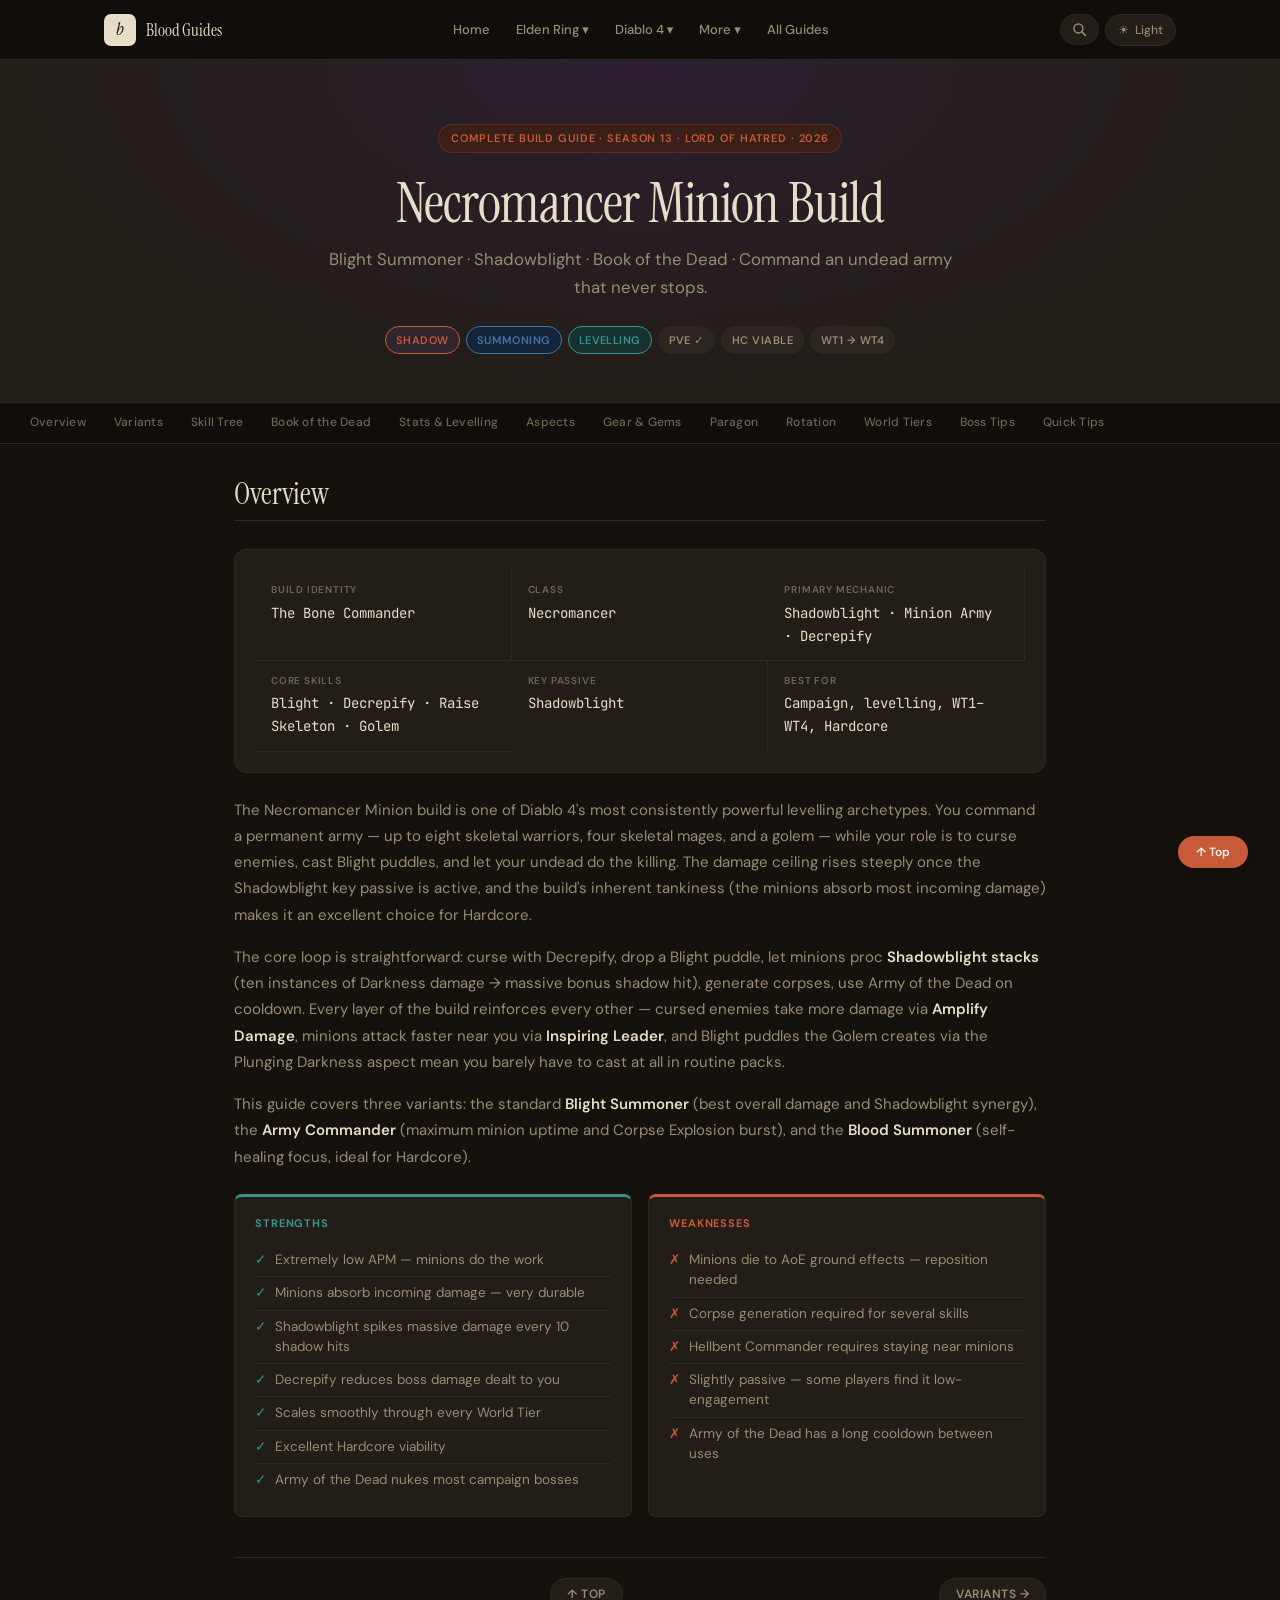
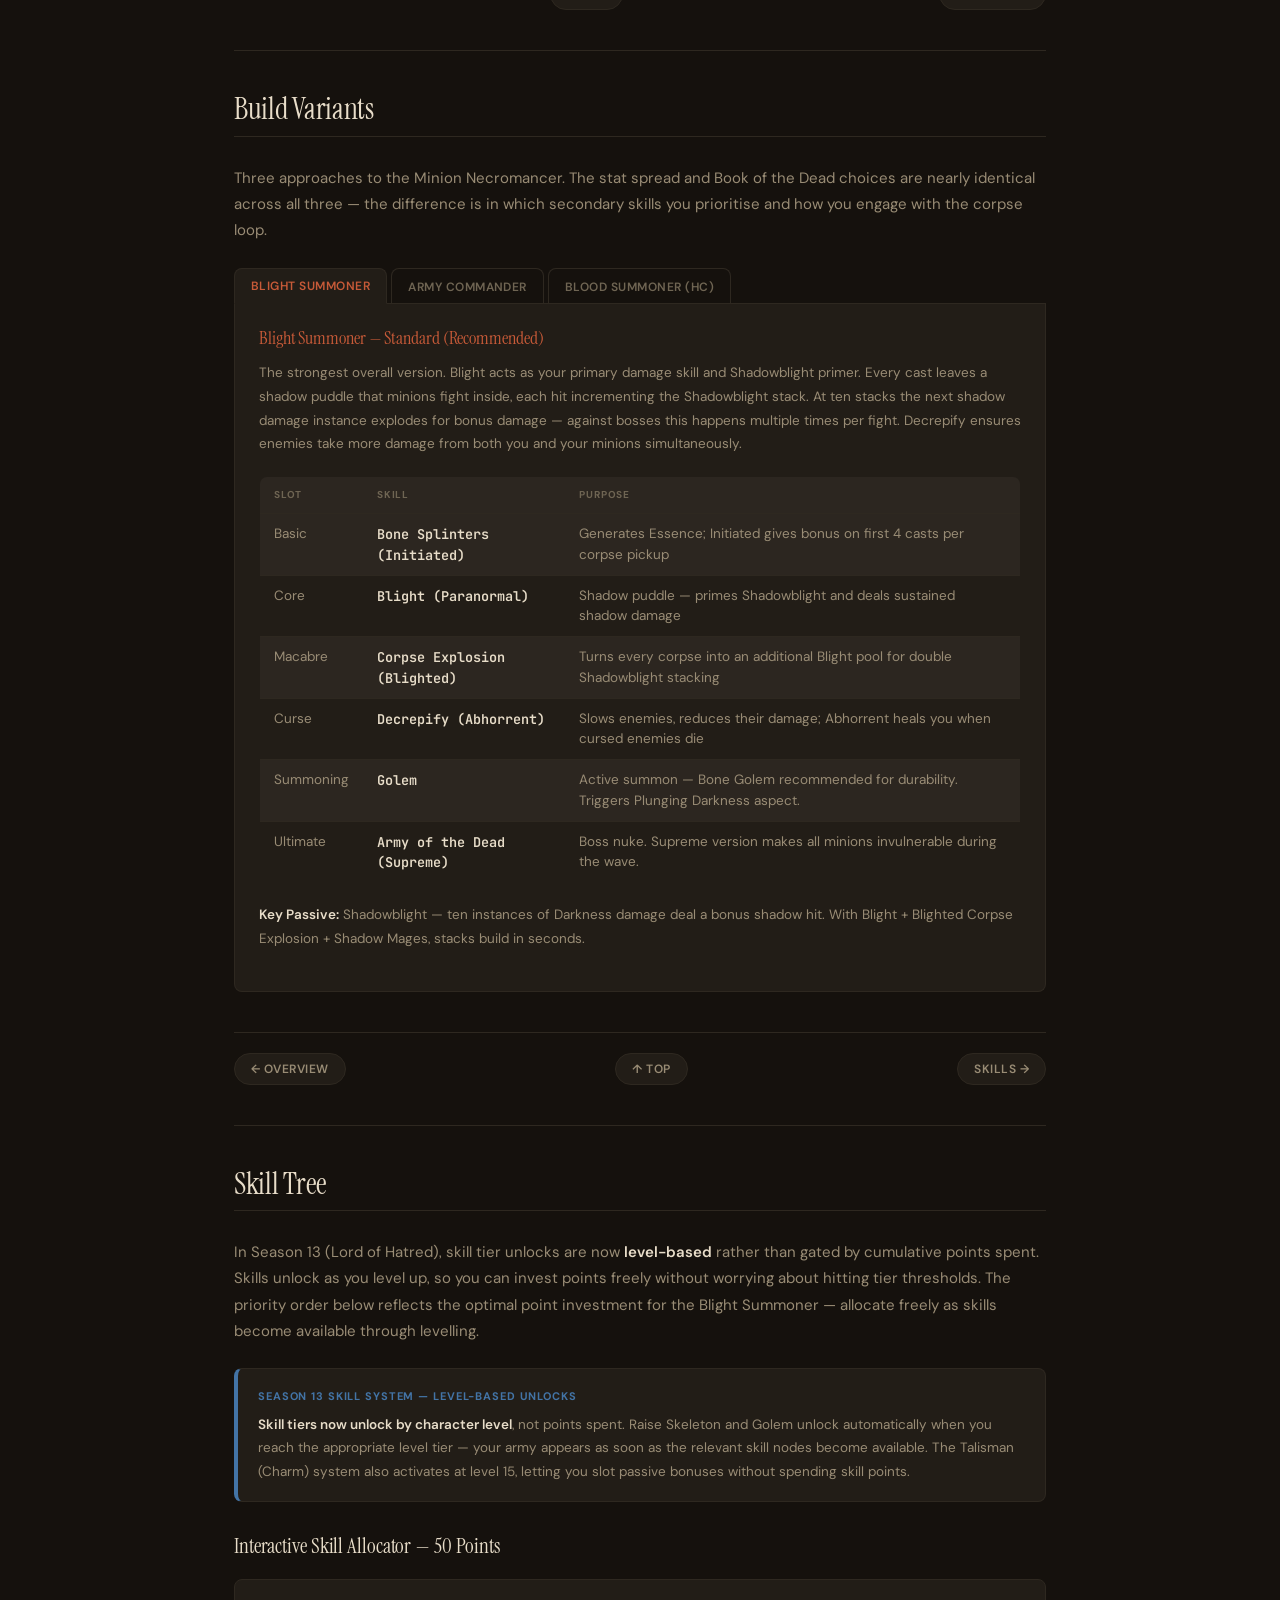
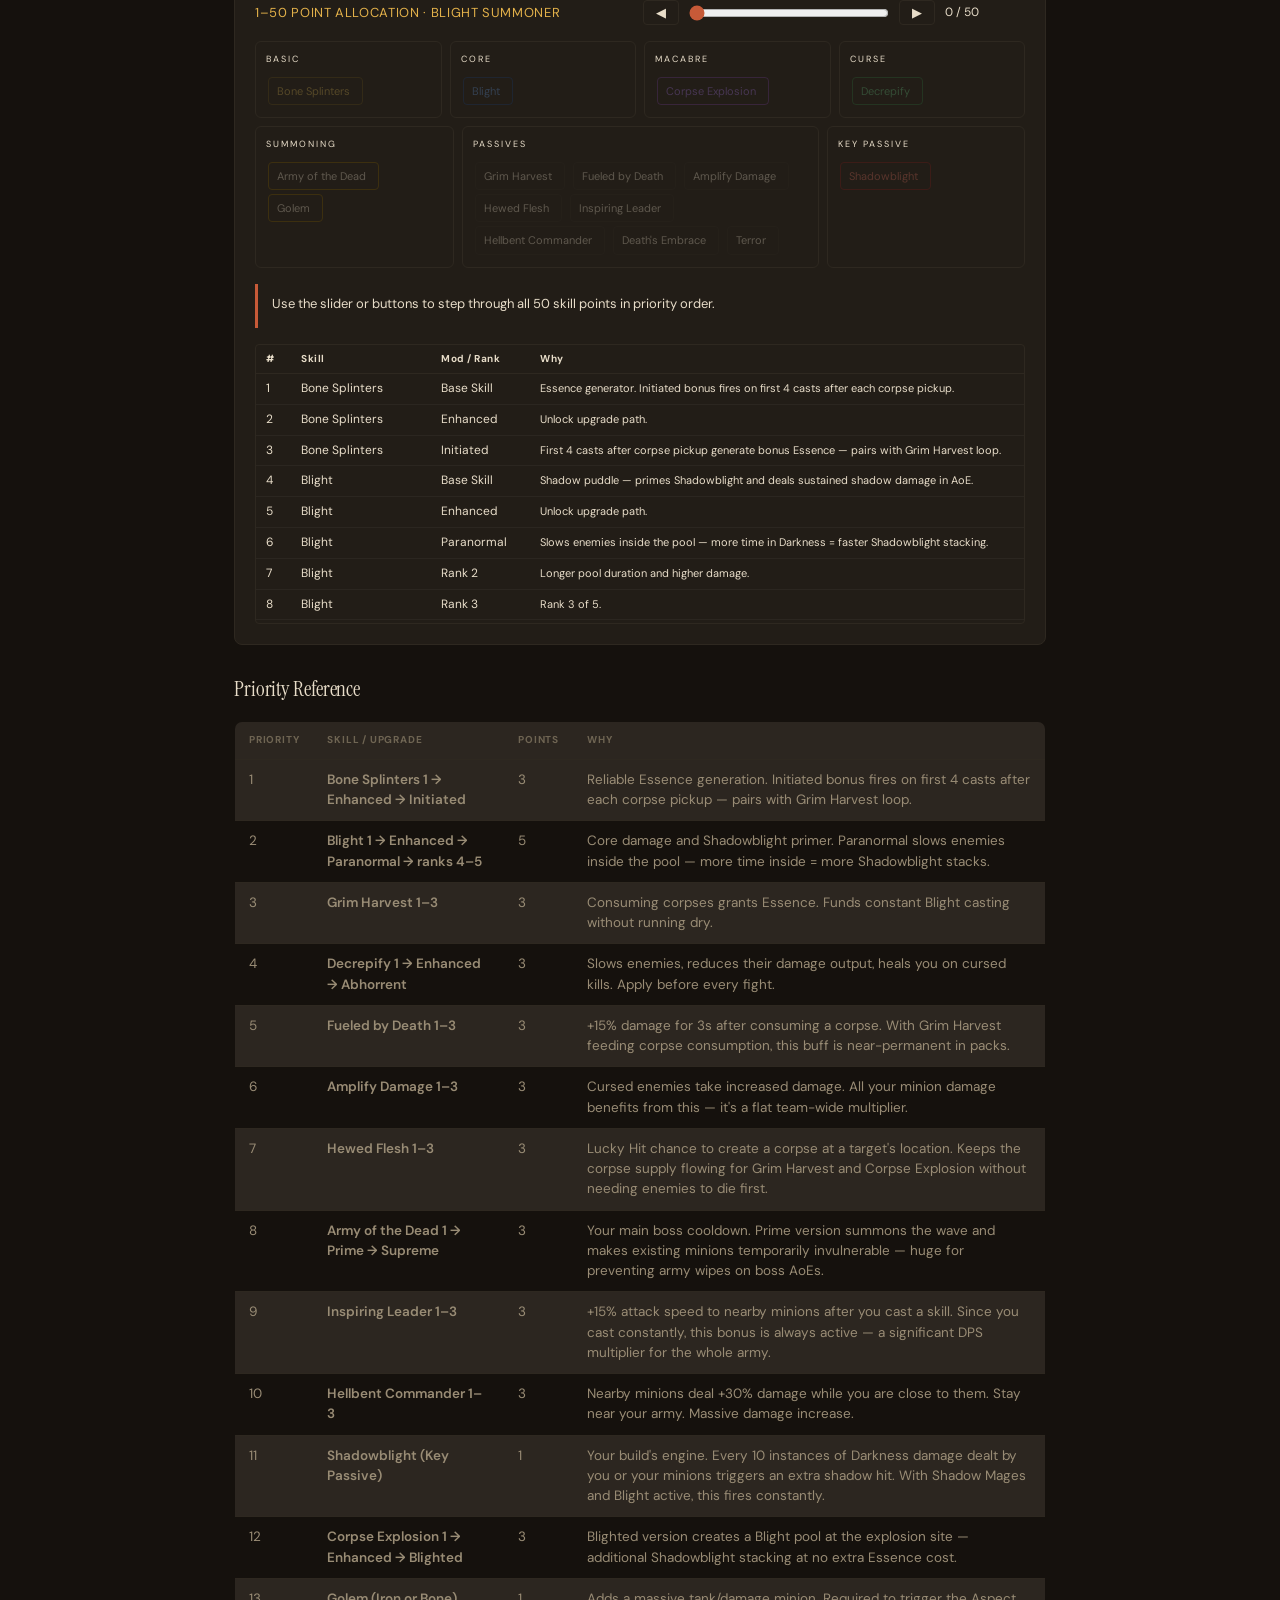
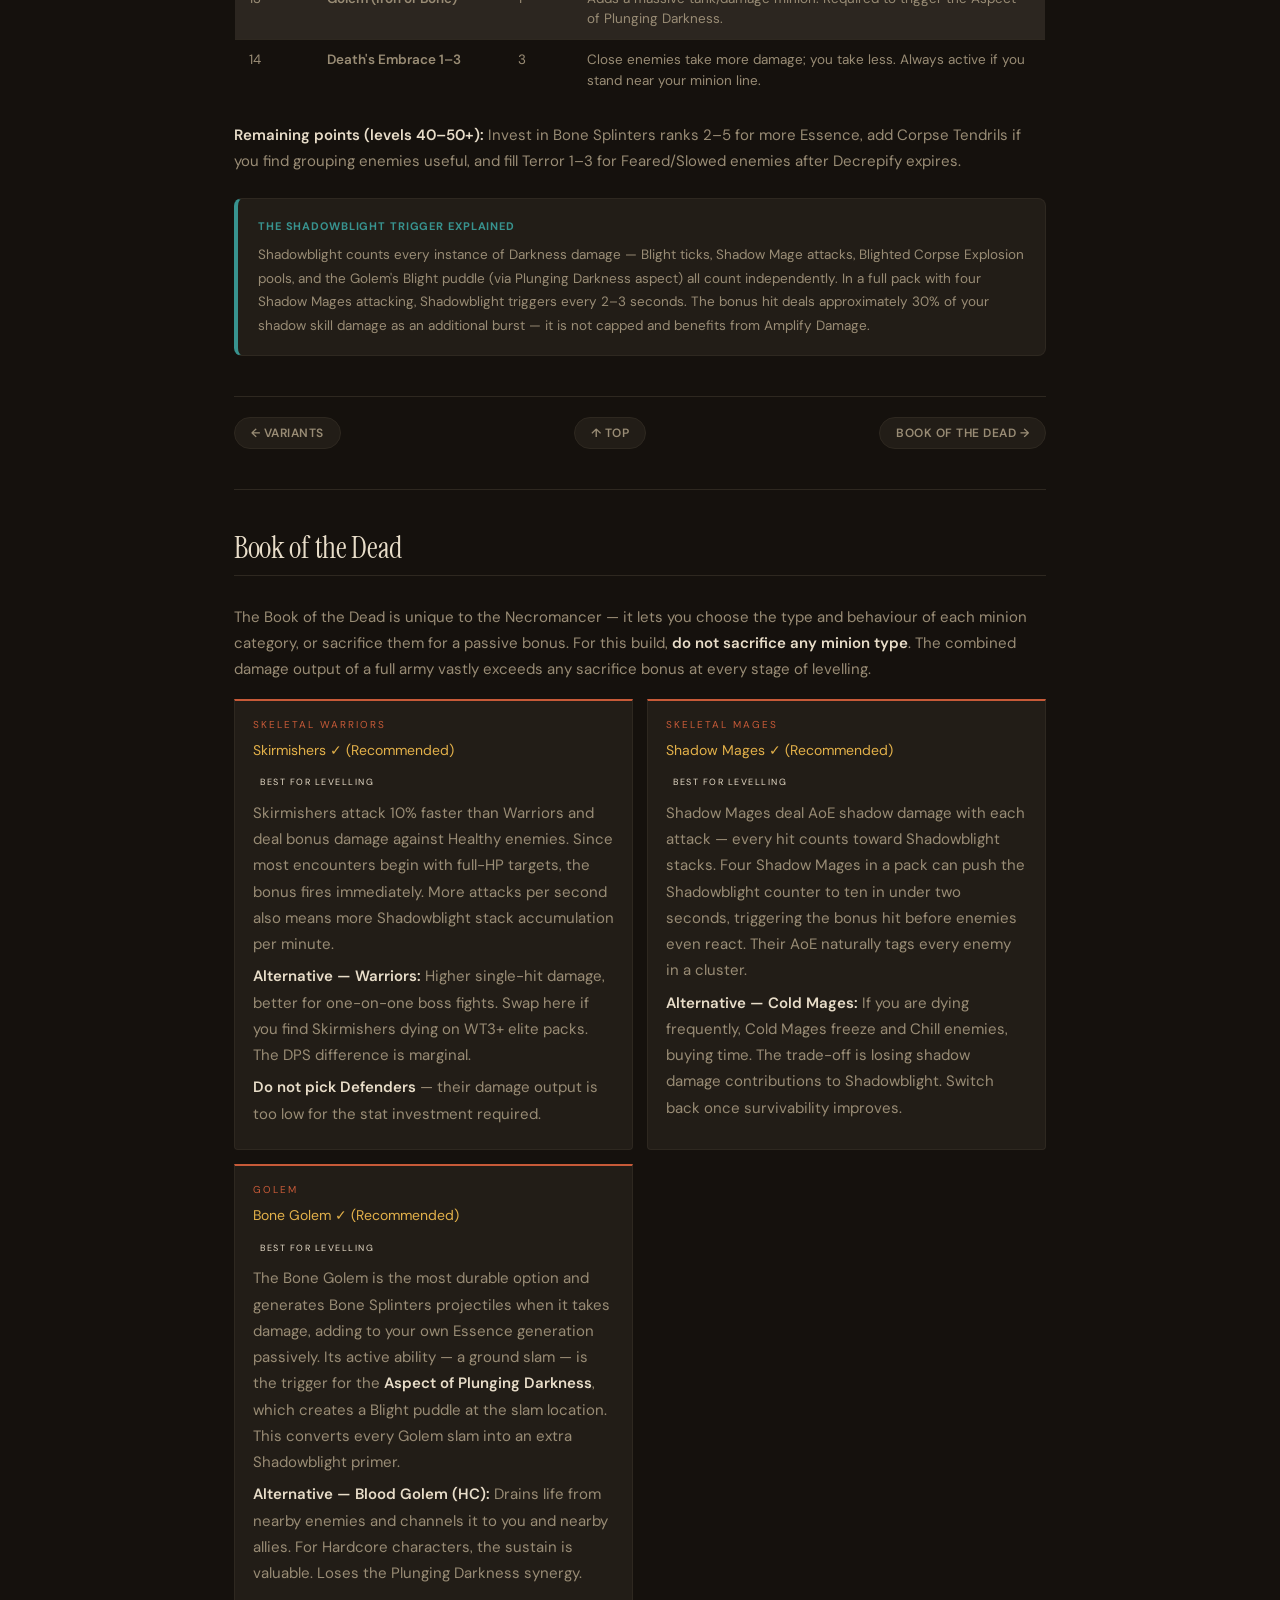
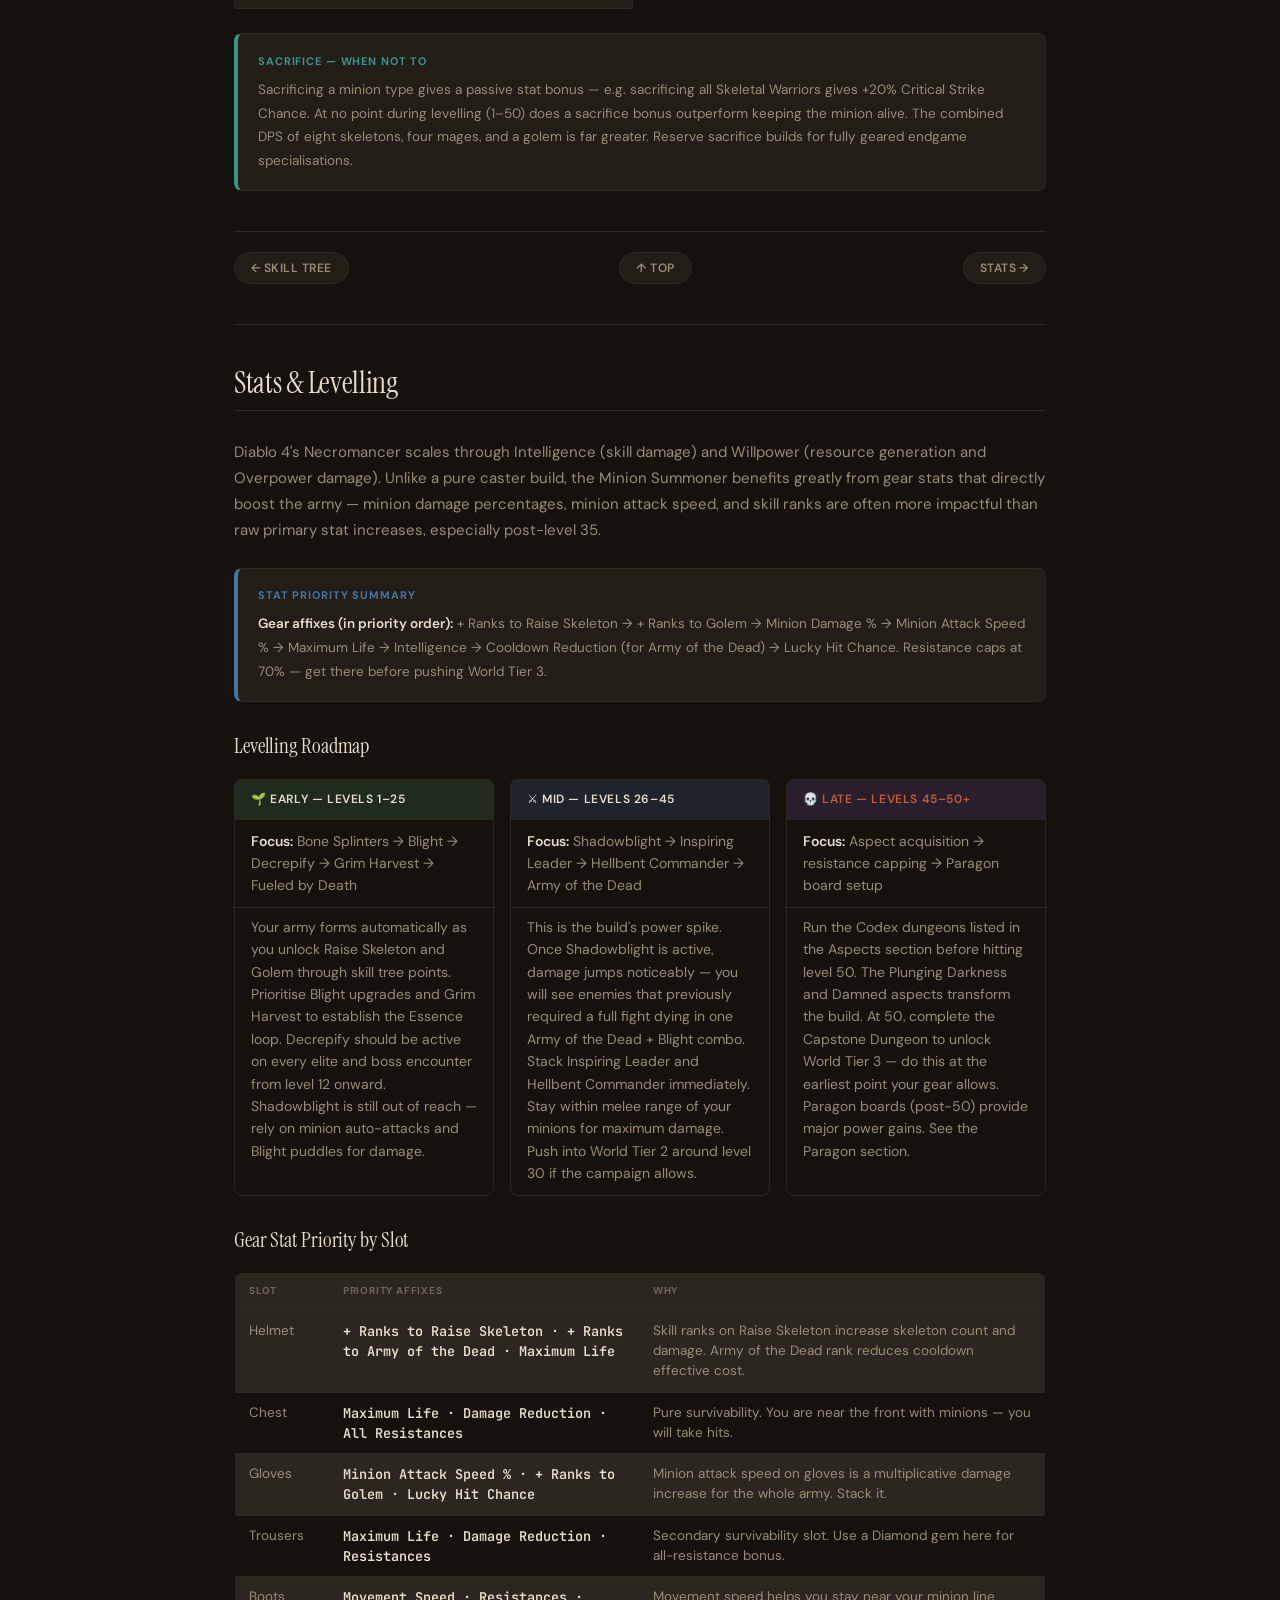
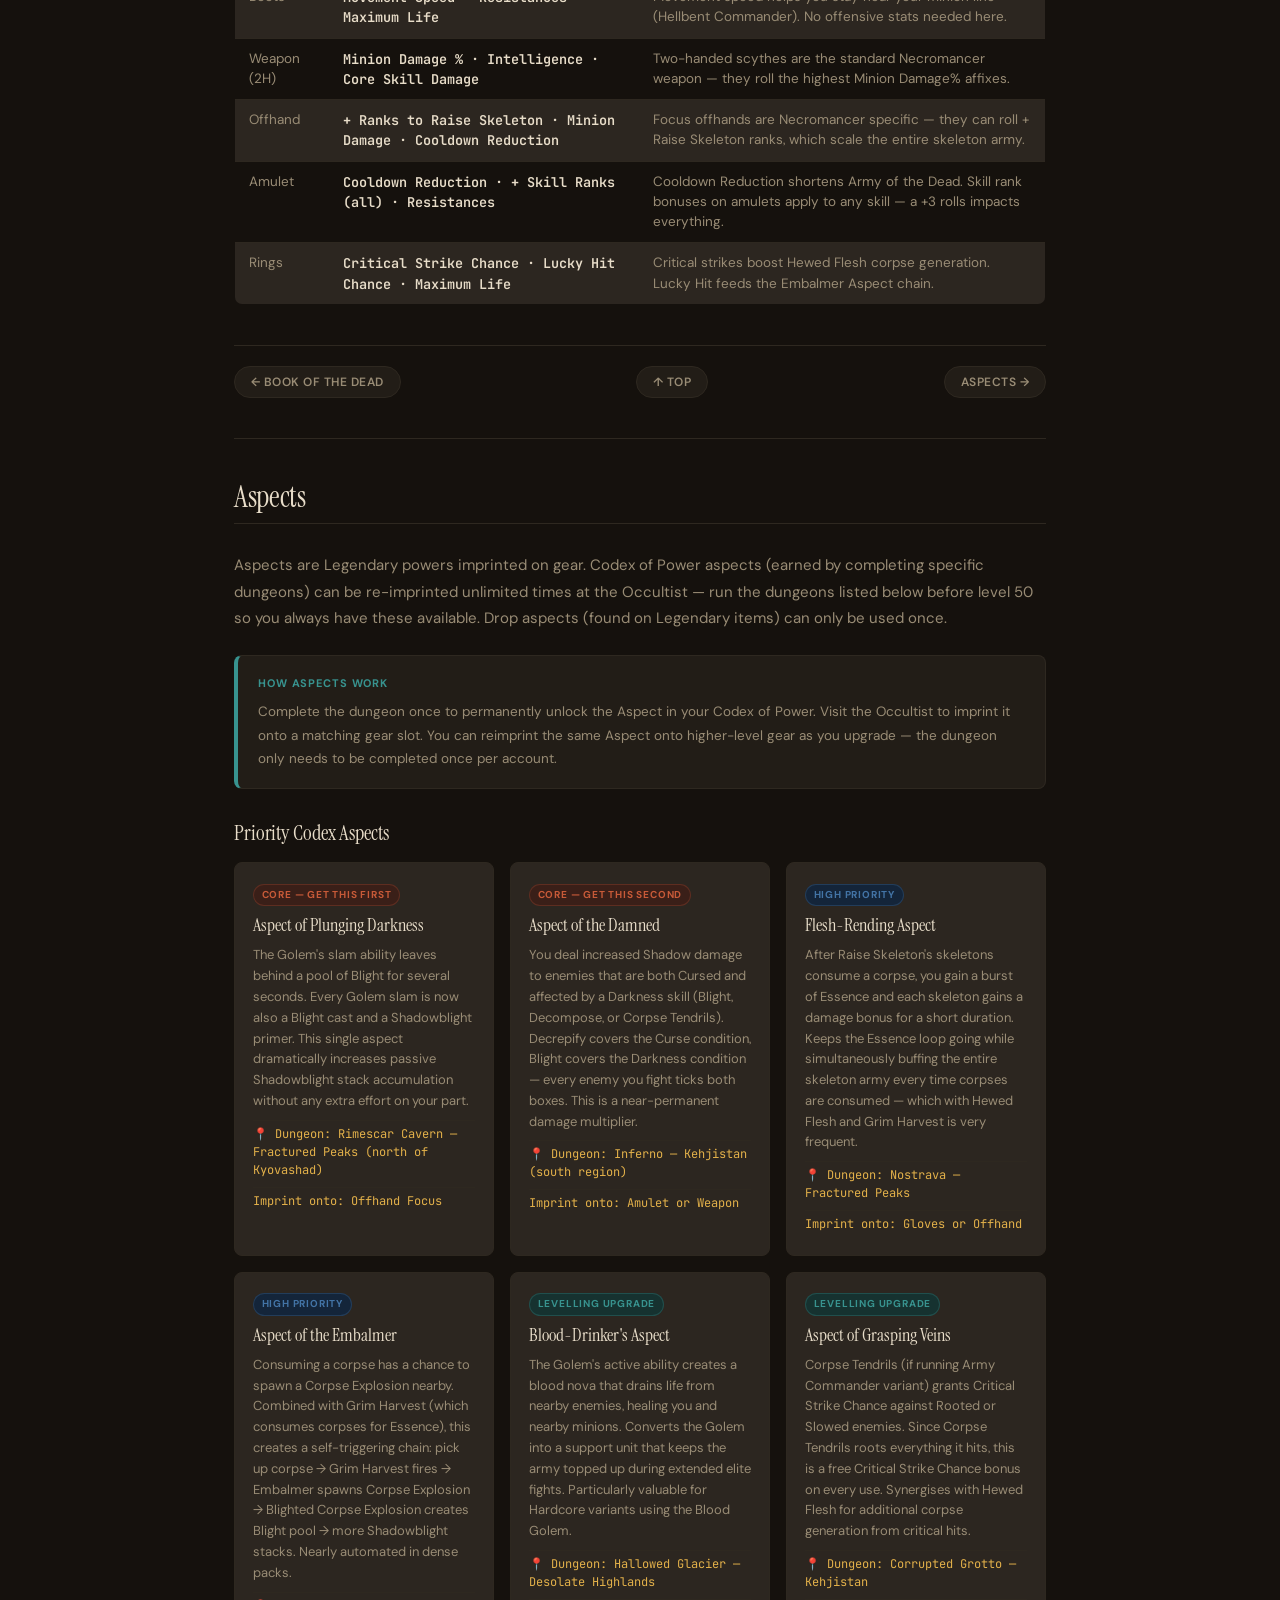
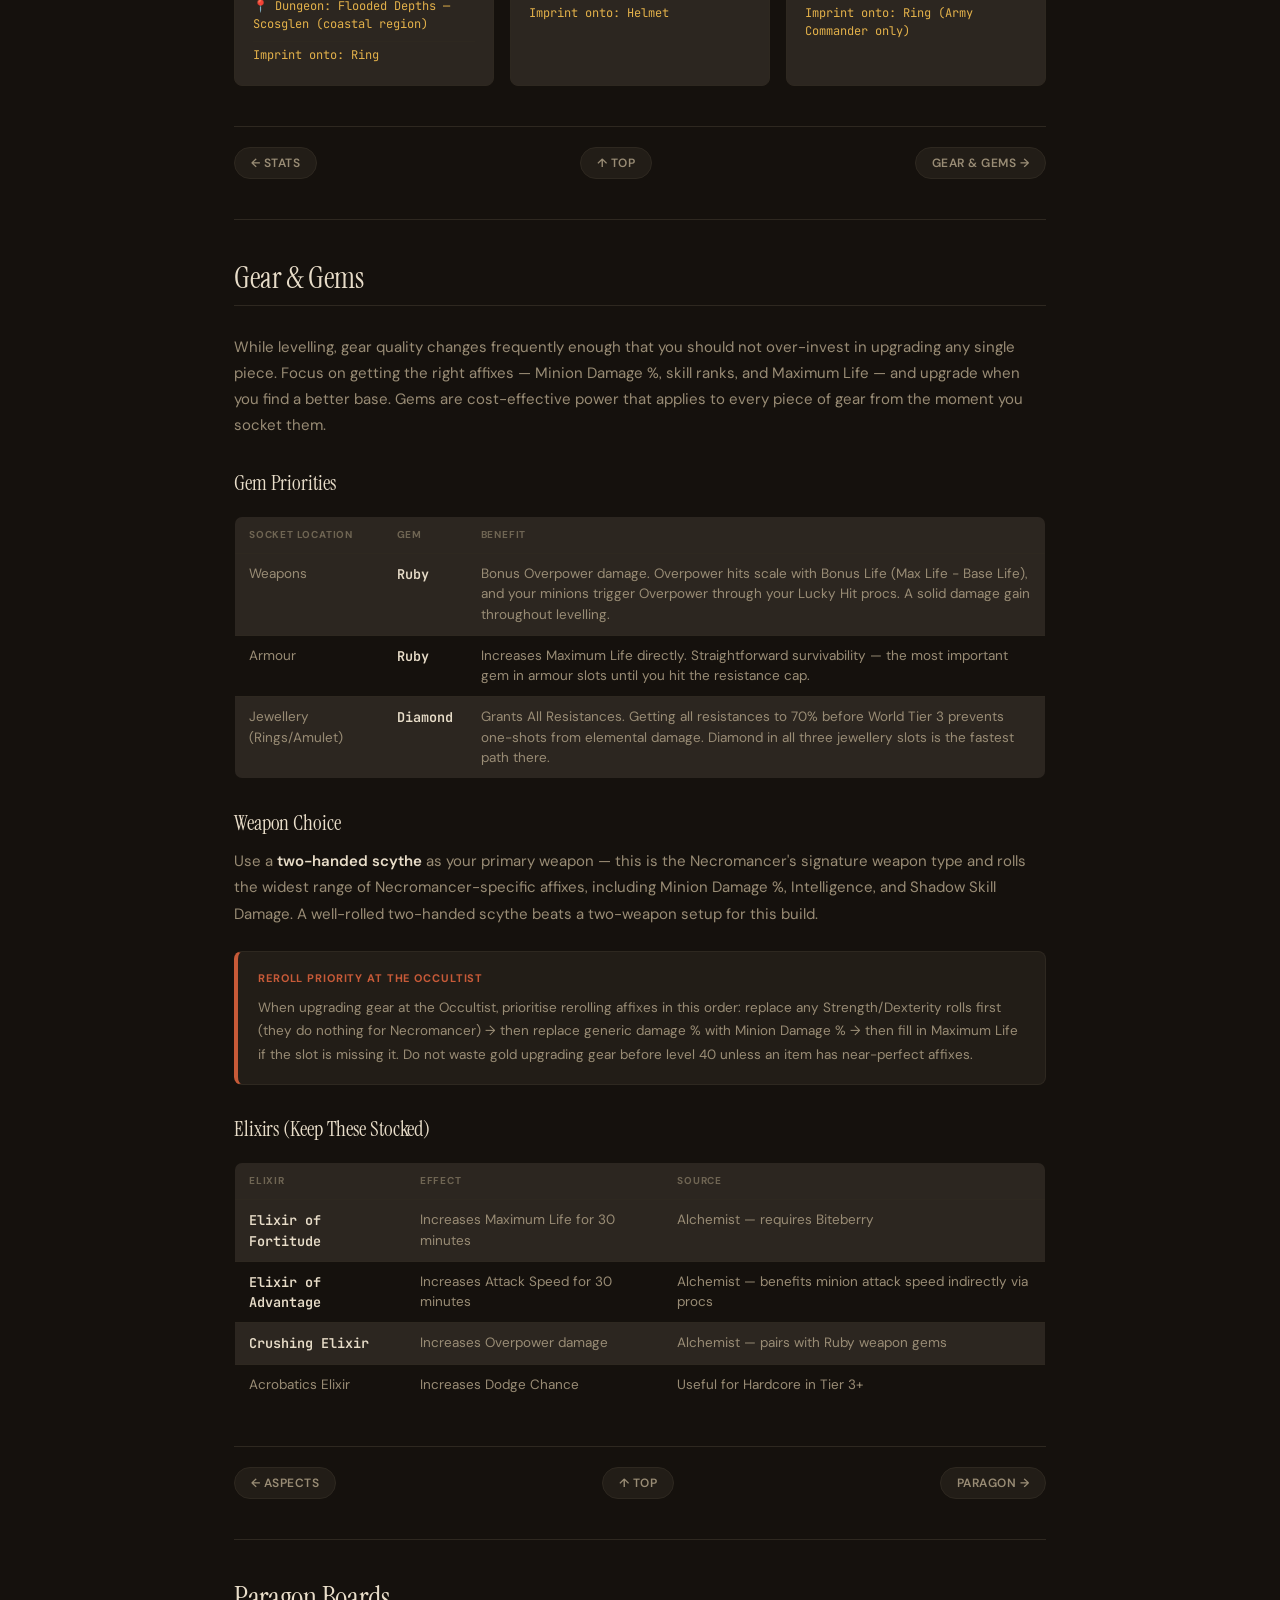
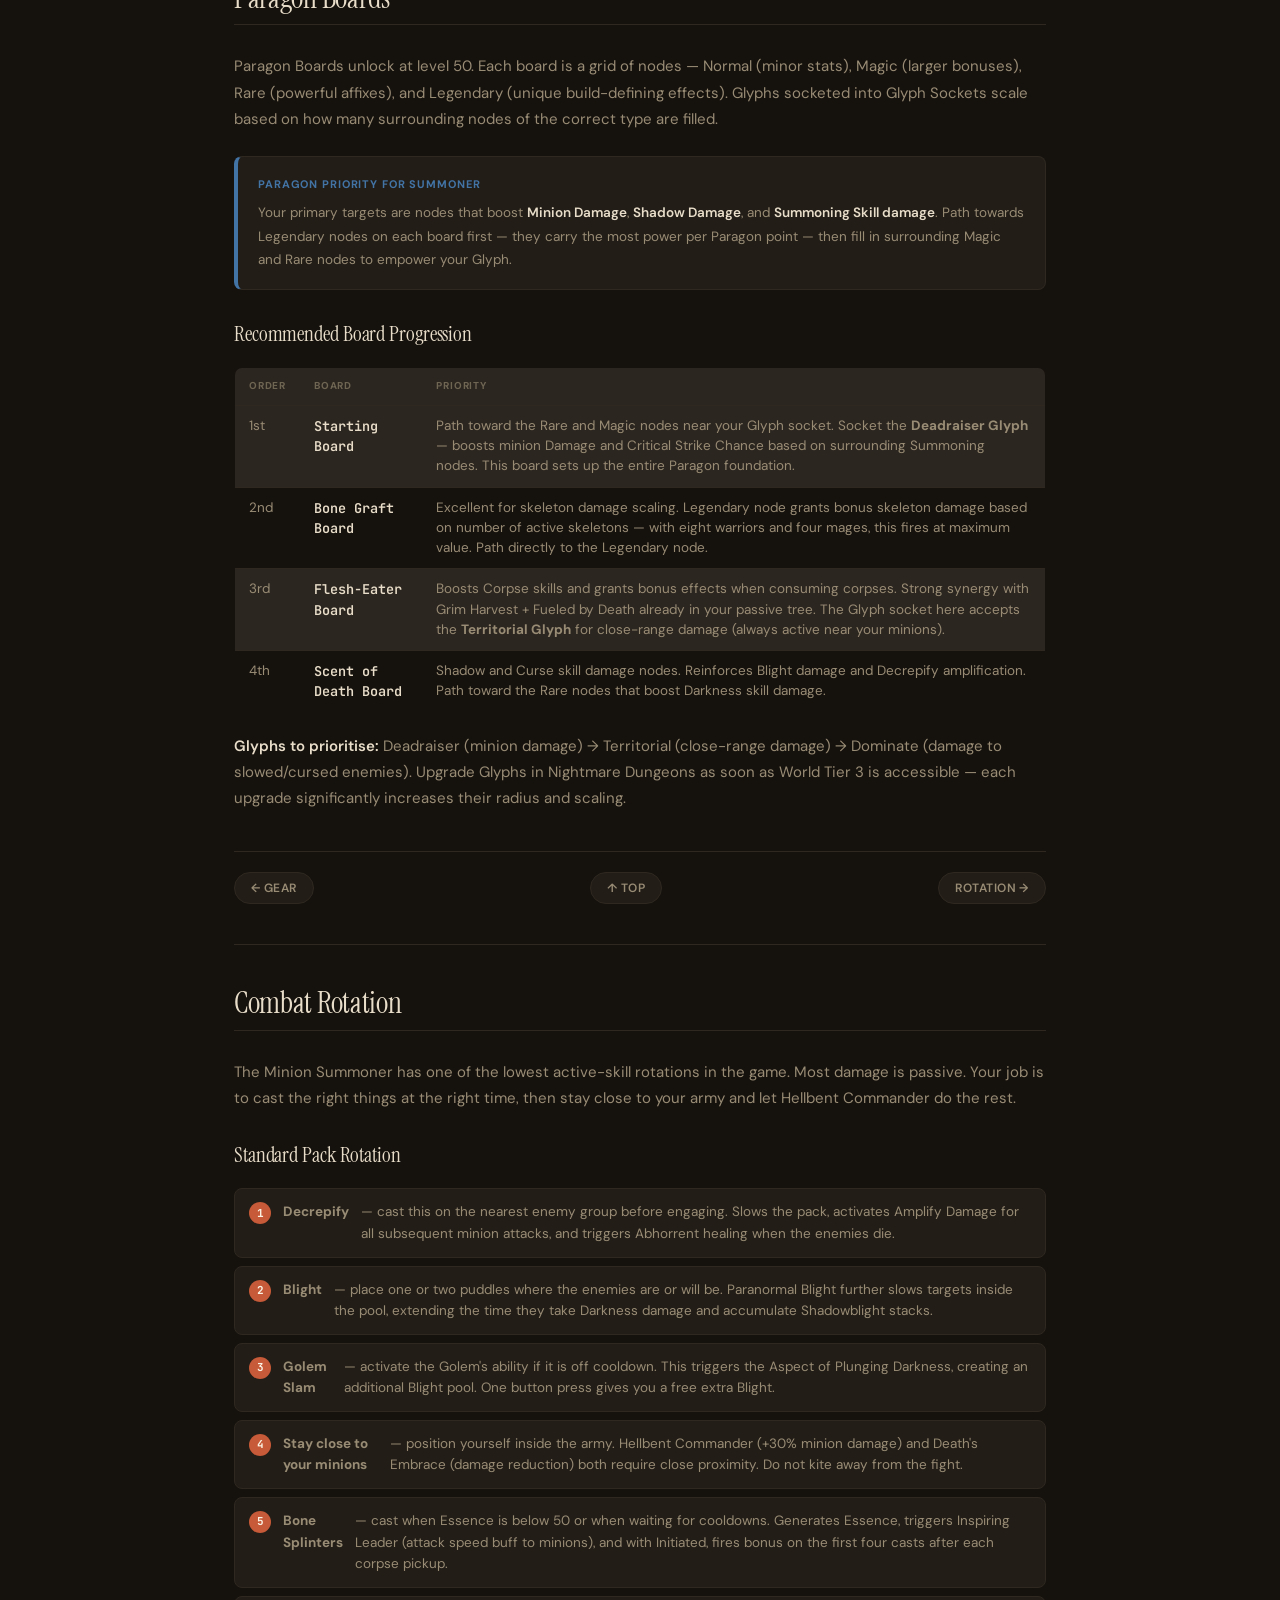
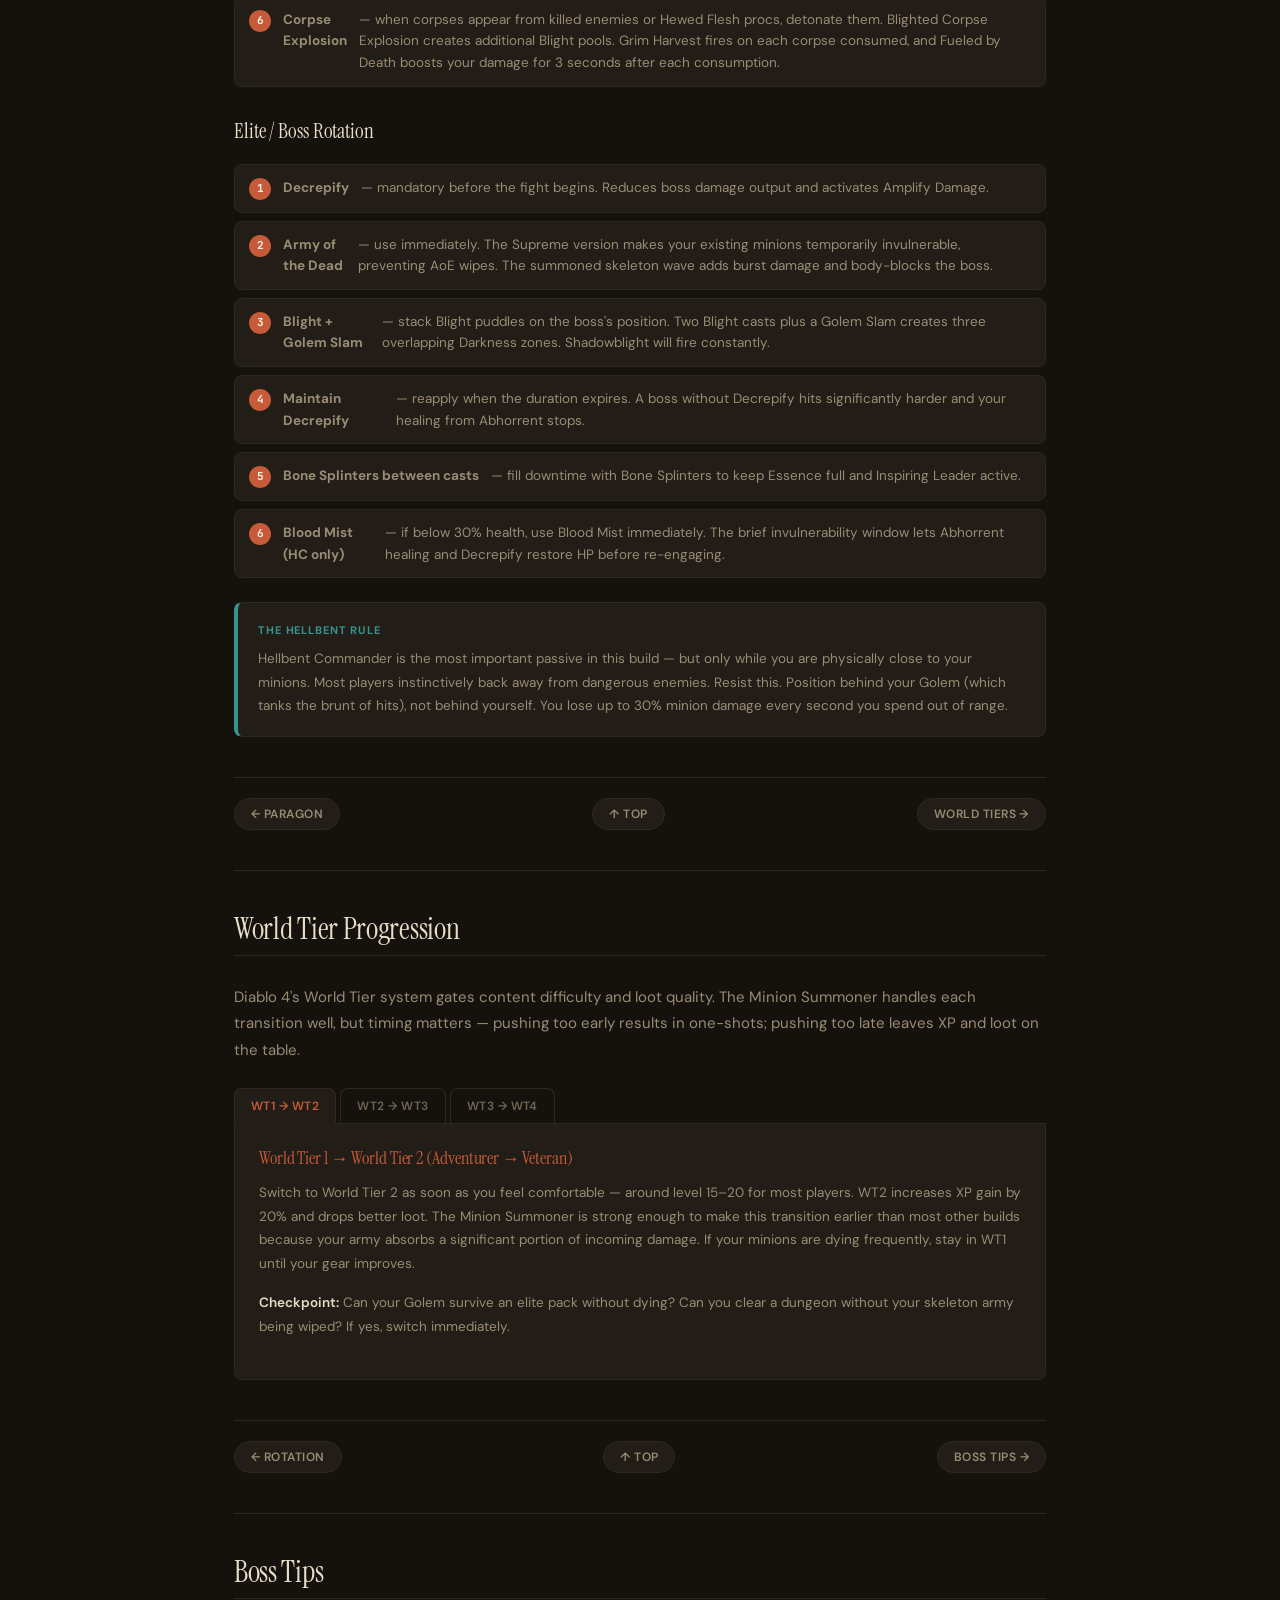
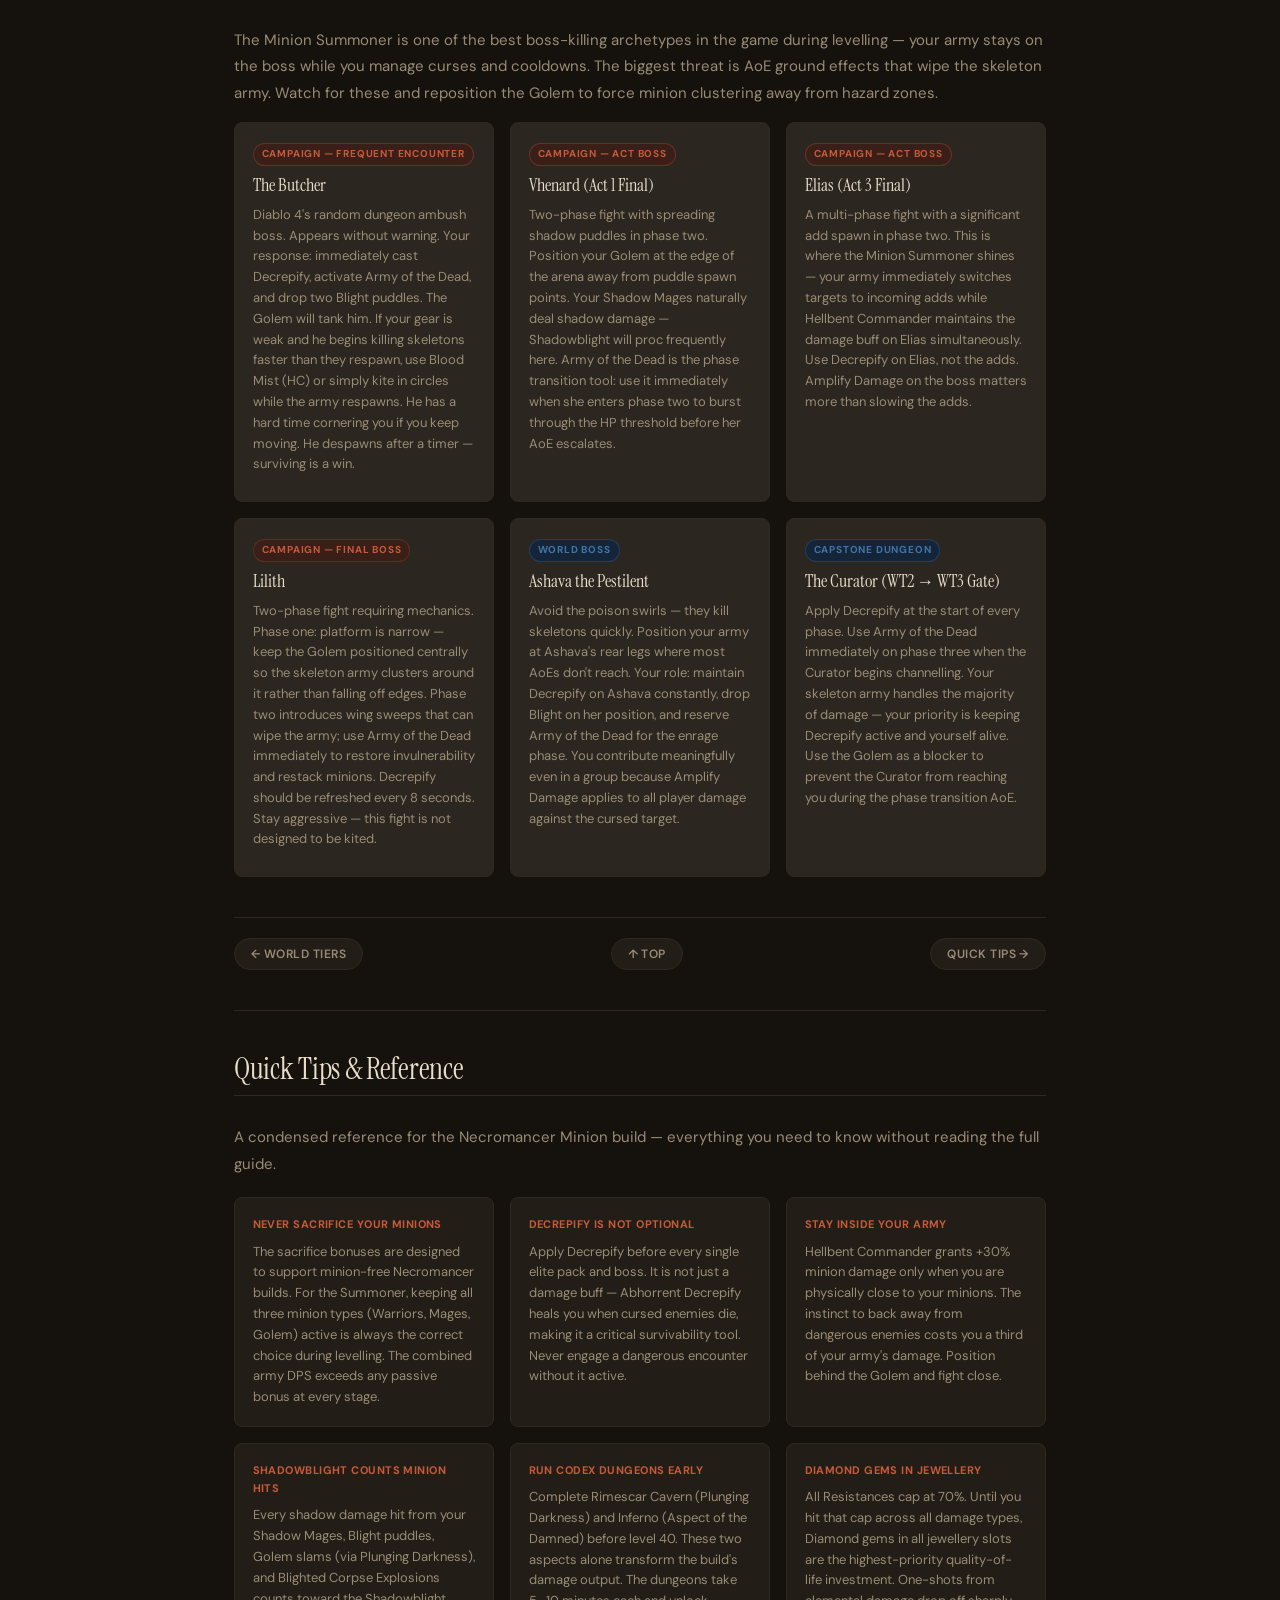
<file: diablo4-necromancer-minion-build/index.html>
<!DOCTYPE html>
<html lang="en">
<head>
<meta charset="UTF-8">
<meta name="viewport" content="width=device-width, initial-scale=1.0">
<title>Diablo 4 Necromancer Minion Build | Summoner Levelling Guide</title>
<meta name="description" content="Diablo 4 Necromancer Summoner build guide for Season 13. Skill tree, Book of the Dead, aspects, and rotation for minion army domination. Updated 2026.">
<meta property="og:title" content="Diablo 4 Necromancer Minion Build | Summoner Levelling Guide">
<meta property="og:description" content="Command an undead army through every World Tier. Blight Summoner skill tree, Book of the Dead, aspects, and boss tips. The definitive D4 Necromancer levelling guide.">
<meta property="og:url" content="https://bloodguides.pages.dev/diablo4-necromancer-minion-build/">
<meta property="og:site_name" content="Blood Guides">
<meta property="og:image" content="https://bloodguides.pages.dev/og-image.png">
<meta name="twitter:card" content="summary_large_image">
<meta name="twitter:image" content="https://bloodguides.pages.dev/og-image.png">
<link rel="icon" type="image/svg+xml" href="/favicon.svg">
<link rel="preconnect" href="https://fonts.googleapis.com">
<link href="https://fonts.googleapis.com/css2?family=Instrument+Serif:ital@0;1&family=DM+Sans:wght@400;500;600;700&family=JetBrains+Mono:wght@400;500;600&display=swap" rel="stylesheet">
<link rel="stylesheet" href="/site.css">
<style>
/* D4 Necromancer — deep violet */
.hero {
  background:
    radial-gradient(ellipse at 50% 0%, rgba(100,40,180,0.16) 0%, transparent 70%),
    var(--surface);
}
/* D4-specific badge colours */
.badge.purple { color: var(--accent); border-color: var(--accent); background: rgba(155,109,218,0.10); }
/* Skill tree progression cards */
.progression-grid { display: grid; grid-template-columns: repeat(auto-fit, minmax(260px, 1fr)); gap: 16px; margin: 20px 0 24px; }
.prog-stage { background: var(--surface2); border: 1px solid var(--border); border-radius: 8px; overflow: hidden; }
.prog-header { padding: 10px 16px; font-family: var(--font-ui); font-size: 12px; font-weight: 600; letter-spacing: .05em; text-transform: uppercase; }
.prog-header.early { background: rgba(93,184,122,.15); color: var(--green); }
.prog-header.mid   { background: rgba(91,143,212,.15); color: var(--blue); }
.prog-header.end   { background: rgba(155,109,218,.15); color: var(--accent); }
.prog-stage > p { padding: 10px 16px; margin: 0; font-size: 14px; line-height: 1.6; }
.prog-stage > p + p { padding-top: 8px; border-top: 1px solid var(--border); }
/* Book of the Dead grid */
.botd-grid { display: grid; grid-template-columns: repeat(auto-fill, minmax(280px, 1fr)); gap: 14px; margin: 16px 0; }
.botd-card { background: var(--surface); border: 1px solid var(--border); border-top: 2px solid var(--accent); border-radius: 0 0 4px 4px; padding: 16px 18px; }
.botd-card .botd-type { font-family: var(--font-ui); font-size: 10px; letter-spacing: 2px; text-transform: uppercase; color: var(--accent); margin-bottom: 6px; }
.botd-card .botd-name { font-family: var(--font-ui); font-size: 14px; color: var(--gold); margin-bottom: 6px; }
.botd-card .botd-tag { display: inline-block; font-family: var(--font-ui); font-size: 9px; letter-spacing: 1.5px; text-transform: uppercase; padding: 2px 7px; border: 1px solid var(--green); color: var(--green); border-radius: 2px; margin-bottom: 8px; }
.botd-card .botd-tag.alt { border-color: var(--blue); color: var(--blue); }
.botd-card .botd-tag.warn { border-color: var(--accent); color: var(--accent); }
.botd-card p { font-size: 15px; margin-bottom: 6px; }
/* Skill allocation table */
.skill-row-key { color: var(--gold); font-weight: 600; }
/* Aspect priority bar */
.aspect-priority { display: flex; align-items: center; gap: 8px; margin-bottom: 4px; }
.aspect-dot { width: 10px; height: 10px; border-radius: 50%; background: var(--accent); flex-shrink: 0; }
.aspect-dot.gold { background: var(--gold); }
.aspect-dot.blue { background: var(--blue); }
/* ── Skill Tree Widget ───────────────────────────────────────────────── */
.stw{background:var(--surface);border:1px solid var(--border);border-radius:8px;padding:20px;margin:20px 0}
.stw-header{display:flex;flex-wrap:wrap;align-items:center;justify-content:space-between;gap:12px;margin-bottom:16px}
.stw-title{font-family:var(--font-ui);font-size:13px;letter-spacing:.05em;text-transform:uppercase;color:var(--gold)}
.stw-controls{display:flex;align-items:center;gap:10px;flex-wrap:wrap}
.stw-controls button{background:var(--surface2);border:1px solid var(--border);color:var(--text);padding:4px 12px;border-radius:4px;cursor:pointer;font-size:13px}
.stw-controls button:hover{border-color:var(--accent);color:var(--accent)}
#nec-slider{width:200px;accent-color:var(--accent)}
.stw-pt-label{font-family:var(--font-ui);font-size:12px;color:var(--gold2);min-width:80px}
.stw-nodes{display:flex;flex-wrap:wrap;gap:8px;margin-bottom:16px}
.stw-group{background:var(--surface2);border:1px solid var(--border);border-radius:6px;padding:10px;flex:1 1 180px}
.stw-group-label{font-family:var(--font-ui);font-size:9px;letter-spacing:2px;text-transform:uppercase;color:var(--text3);margin-bottom:8px}
.stw-node{display:inline-flex;align-items:center;gap:4px;padding:4px 8px;border-radius:4px;border:1px solid var(--border);font-size:11px;margin:2px;opacity:.3;transition:opacity .15s,border-color .15s,box-shadow .15s;cursor:default;white-space:nowrap}
.stw-node.active{opacity:1}
.stw-node.current{box-shadow:0 0 0 2px var(--gold2)}
.stw-node-rank{font-size:9px;opacity:.75;font-style:italic}
.chip-basic{border-color:#5a4a1a;color:#c8a84c}.chip-basic.active{background:rgba(200,168,76,.12);border-color:#c8a84c}
.chip-core{border-color:#1a3a6a;color:#5b8fd4}.chip-core.active{background:rgba(91,143,212,.15);border-color:#5b8fd4}
.chip-macabre{border-color:#6a3a8a;color:#9b6dda}.chip-macabre.active{background:rgba(155,109,218,.15);border-color:#9b6dda}
.chip-curse{border-color:#2a6a3a;color:#5db87a}.chip-curse.active{background:rgba(93,184,122,.15);border-color:#5db87a}
.chip-summon{border-color:#7a5a00;color:var(--gold2)}.chip-summon.active{background:rgba(232,180,64,.15);border-color:var(--gold2)}
.chip-ult{border-color:#7a1a1a;color:#d46a5b}.chip-ult.active{background:rgba(212,106,91,.15);border-color:#d46a5b}
.chip-pass{border-color:var(--border);color:var(--text2)}.chip-pass.active{background:rgba(255,255,255,.06);border-color:var(--text3)}
.stw-callout{background:var(--surface2);border-left:3px solid var(--accent);padding:10px 14px;font-size:13px;margin-bottom:16px;border-radius:0 4px 4px 0;min-height:44px;line-height:1.6}
.stw-table-wrap{max-height:280px;overflow-y:auto;border:1px solid var(--border);border-radius:4px}
.stw-table{width:100%;border-collapse:collapse;font-size:12px}
.stw-table th{background:var(--surface2);position:sticky;top:0;padding:6px 10px;text-align:left;font-family:var(--font-ui);font-size:10px;letter-spacing:.05em;border-bottom:1px solid var(--border)}
.stw-table td{padding:5px 10px;border-bottom:1px solid rgba(255,255,255,.04);vertical-align:top}
.stw-table tr.stw-active-row td{background:rgba(155,109,218,.15)}
.stw-table tr.stw-done-row{opacity:.5}
</style>
</head>
<body>
<div id="page-top"></div>

<!-- SITE NAV -->
<header class="site-nav">
  <div class="site-nav-inner">
    <a class="site-nav-logo" href="/">
      <svg viewBox="0 0 64 64" xmlns="http://www.w3.org/2000/svg" aria-hidden="true">
        <line x1="32" y1="4" x2="32" y2="50" stroke="currentColor" stroke-width="4" stroke-linecap="round"/>
        <line x1="16" y1="26" x2="48" y2="26" stroke="currentColor" stroke-width="4" stroke-linecap="round"/>
        <circle cx="32" cy="56" r="5" fill="currentColor"/>
        <ellipse cx="32" cy="6" rx="5" ry="6" fill="var(--accent)"/>
      </svg>
      Blood Guides
    </a>
    <ul class="site-nav-links" id="guide-nav">
      <li><a href="/">Home</a></li>
      <li>
        <a href="#">Elden Ring ▾</a>
        <ul>
          <li><a href="/samurai-bleed-build/">Samurai Bleed Build</a></li>
          <li><a href="/elden-ring-tank-build/">Tank Build (Great Shield)</a></li>
          <li><a href="/dragon-faith-build/">Dragon Faith Build</a></li>
          <li><a href="/rivers-of-blood-build/">Rivers of Blood Build</a></li>
        </ul>
      </li>
      <li>
        <a href="#">Diablo 4 ▾</a>
        <ul>
          <li><a href="/diablo4-necromancer-minion-build/">Necromancer Minion</a></li>
          <li><a href="/diablo4-druid-bear-build/">Druid Bear</a></li>
          <li><a href="/diablo4-paladin-blessed-hammer-build/">Paladin Blessed Hammer</a></li>
          <li><a href="/diablo4-whirlwind-barbarian-build/">Whirlwind Barbarian</a></li>
        </ul>
      </li>
      <li>
        <a href="#">More ▾</a>
        <ul>
          <li><a href="/#filter-bg3">Baldur's Gate 3</a></li>
          <li><a href="/#filter-fallout76">Fallout 76</a></li>
          <li><a href="/#filter-fallout4">Fallout 4</a></li>
          <li><a href="/#filter-darktide">40K: Darktide</a></li>
          <li><a href="/#filter-spacemarine2">40K: Space Marine 2</a></li>
        </ul>
      </li>
      <li><a href="/">All Guides</a></li>
    </ul>
    <div class="header-actions">
      <button class="icon-btn" title="Search" aria-label="Search" style="min-width:unset;padding:0.45rem 0.7rem;">
        <svg width="15" height="15" viewBox="0 0 20 20" fill="none" stroke="currentColor" stroke-width="2" stroke-linecap="round"><circle cx="8.5" cy="8.5" r="6"/><line x1="13.5" y1="13.5" x2="18" y2="18"/></svg>
      </button>
      <button class="icon-btn theme-toggle" title="Toggle theme" aria-label="Toggle theme">
        <span class="toggle-icon">☀️</span> Light
      </button>
      <button class="icon-btn nav-mobile-toggle" aria-label="Open menu" aria-expanded="false" aria-controls="guide-nav">☰</button>
    </div>
  </div>
</header>

<button id="fab-top" onclick="document.getElementById('page-top').scrollIntoView({behavior:'smooth'})">↑ Top</button>

<!-- HERO -->
<div class="hero">
  <span class="hero-tag">Complete Build Guide · Season 13 · Lord of Hatred · 2026</span>
  <h1 class="title">Necromancer Minion Build</h1>
  <p class="subtitle">Blight Summoner · Shadowblight · Book of the Dead · Command an undead army that never stops.</p>
  <div class="badges">
    <span class="badge purple">Shadow</span>
    <span class="badge blue">Summoning</span>
    <span class="badge green">Levelling</span>
    <span class="badge">PvE ✓</span>
    <span class="badge">HC Viable</span>
    <span class="badge">WT1 → WT4</span>
  </div>
</div>

<!-- IN-PAGE NAV -->
<nav class="section-nav">
  <ul>
    <li><button onclick="document.getElementById('overview').scrollIntoView({behavior:'smooth'})">Overview</button></li>
    <li><button onclick="document.getElementById('variants').scrollIntoView({behavior:'smooth'})">Variants</button></li>
    <li><button onclick="document.getElementById('skills').scrollIntoView({behavior:'smooth'})">Skill Tree</button></li>
    <li><button onclick="document.getElementById('botd').scrollIntoView({behavior:'smooth'})">Book of the Dead</button></li>
    <li><button onclick="document.getElementById('stats').scrollIntoView({behavior:'smooth'})">Stats &amp; Levelling</button></li>
    <li><button onclick="document.getElementById('aspects').scrollIntoView({behavior:'smooth'})">Aspects</button></li>
    <li><button onclick="document.getElementById('gear').scrollIntoView({behavior:'smooth'})">Gear &amp; Gems</button></li>
    <li><button onclick="document.getElementById('paragon').scrollIntoView({behavior:'smooth'})">Paragon</button></li>
    <li><button onclick="document.getElementById('rotation').scrollIntoView({behavior:'smooth'})">Rotation</button></li>
    <li><button onclick="document.getElementById('worldtiers').scrollIntoView({behavior:'smooth'})">World Tiers</button></li>
    <li><button onclick="document.getElementById('bosses').scrollIntoView({behavior:'smooth'})">Boss Tips</button></li>
    <li><button onclick="document.getElementById('tips').scrollIntoView({behavior:'smooth'})">Quick Tips</button></li>
  </ul>
</nav>

<div class="content">

<!-- OVERVIEW -->
<section id="overview">
  <h2>Overview</h2>
  <div class="section-rule"></div>

  <div class="summary-box">
    <div class="summary-grid">
      <div class="summary-item"><span class="summary-label">Build Identity</span><span class="summary-value">The Bone Commander</span></div>
      <div class="summary-item"><span class="summary-label">Class</span><span class="summary-value">Necromancer</span></div>
      <div class="summary-item"><span class="summary-label">Primary Mechanic</span><span class="summary-value">Shadowblight · Minion Army · Decrepify</span></div>
      <div class="summary-item"><span class="summary-label">Core Skills</span><span class="summary-value">Blight · Decrepify · Raise Skeleton · Golem</span></div>
      <div class="summary-item"><span class="summary-label">Key Passive</span><span class="summary-value">Shadowblight</span></div>
      <div class="summary-item"><span class="summary-label">Best For</span><span class="summary-value">Campaign, levelling, WT1–WT4, Hardcore</span></div>
    </div>
  </div>

  <p>The Necromancer Minion build is one of Diablo 4's most consistently powerful levelling archetypes. You command a permanent army — up to eight skeletal warriors, four skeletal mages, and a golem — while your role is to curse enemies, cast Blight puddles, and let your undead do the killing. The damage ceiling rises steeply once the Shadowblight key passive is active, and the build's inherent tankiness (the minions absorb most incoming damage) makes it an excellent choice for Hardcore.</p>

  <p>The core loop is straightforward: curse with Decrepify, drop a Blight puddle, let minions proc <strong>Shadowblight stacks</strong> (ten instances of Darkness damage → massive bonus shadow hit), generate corpses, use Army of the Dead on cooldown. Every layer of the build reinforces every other — cursed enemies take more damage via <strong>Amplify Damage</strong>, minions attack faster near you via <strong>Inspiring Leader</strong>, and Blight puddles the Golem creates via the Plunging Darkness aspect mean you barely have to cast at all in routine packs.</p>

  <p>This guide covers three variants: the standard <strong>Blight Summoner</strong> (best overall damage and Shadowblight synergy), the <strong>Army Commander</strong> (maximum minion uptime and Corpse Explosion burst), and the <strong>Blood Summoner</strong> (self-healing focus, ideal for Hardcore).</p>

  <div class="pro-con-grid">
    <div class="pro-box">
      <h4>Strengths</h4>
      <ul>
        <li>Extremely low APM — minions do the work</li>
        <li>Minions absorb incoming damage — very durable</li>
        <li>Shadowblight spikes massive damage every 10 shadow hits</li>
        <li>Decrepify reduces boss damage dealt to you</li>
        <li>Scales smoothly through every World Tier</li>
        <li>Excellent Hardcore viability</li>
        <li>Army of the Dead nukes most campaign bosses</li>
      </ul>
    </div>
    <div class="con-box">
      <h4>Weaknesses</h4>
      <ul>
        <li>Minions die to AoE ground effects — reposition needed</li>
        <li>Corpse generation required for several skills</li>
        <li>Hellbent Commander requires staying near minions</li>
        <li>Slightly passive — some players find it low-engagement</li>
        <li>Army of the Dead has a long cooldown between uses</li>
      </ul>
    </div>
  </div>

  <div class="section-footer">
    <span></span>
    <button class="sec-btn center" onclick="document.getElementById('page-top').scrollIntoView({behavior:'smooth'})">↑ Top</button>
    <button class="sec-btn" onclick="document.getElementById('variants').scrollIntoView({behavior:'smooth'})">Variants →</button>
  </div>
</section>

<!-- VARIANTS -->
<section id="variants">
  <h2>Build Variants</h2>
  <div class="section-rule"></div>

  <p>Three approaches to the Minion Necromancer. The stat spread and Book of the Dead choices are nearly identical across all three — the difference is in which secondary skills you prioritise and how you engage with the corpse loop.</p>

  <div class="tabs">
    <button class="tab-btn active" onclick="switchTab(event,'blight')">Blight Summoner</button>
    <button class="tab-btn" onclick="switchTab(event,'army')">Army Commander</button>
    <button class="tab-btn" onclick="switchTab(event,'blood')">Blood Summoner (HC)</button>
  </div>

  <div class="tab-panel active" id="tab-blight">
    <h3>Blight Summoner — Standard (Recommended)</h3>
    <p>The strongest overall version. Blight acts as your primary damage skill and Shadowblight primer. Every cast leaves a shadow puddle that minions fight inside, each hit incrementing the Shadowblight stack. At ten stacks the next shadow damage instance explodes for bonus damage — against bosses this happens multiple times per fight. Decrepify ensures enemies take more damage from both you and your minions simultaneously.</p>
    <table class="data-table">
      <tr><th>Slot</th><th>Skill</th><th>Purpose</th></tr>
      <tr><td>Basic</td><td class="highlight">Bone Splinters (Initiated)</td><td>Generates Essence; Initiated gives bonus on first 4 casts per corpse pickup</td></tr>
      <tr><td>Core</td><td class="highlight">Blight (Paranormal)</td><td>Shadow puddle — primes Shadowblight and deals sustained shadow damage</td></tr>
      <tr><td>Macabre</td><td class="highlight">Corpse Explosion (Blighted)</td><td>Turns every corpse into an additional Blight pool for double Shadowblight stacking</td></tr>
      <tr><td>Curse</td><td class="highlight">Decrepify (Abhorrent)</td><td>Slows enemies, reduces their damage; Abhorrent heals you when cursed enemies die</td></tr>
      <tr><td>Summoning</td><td class="highlight">Golem</td><td>Active summon — Bone Golem recommended for durability. Triggers Plunging Darkness aspect.</td></tr>
      <tr><td>Ultimate</td><td class="highlight">Army of the Dead (Supreme)</td><td>Boss nuke. Supreme version makes all minions invulnerable during the wave.</td></tr>
    </table>
    <p><strong>Key Passive:</strong> Shadowblight — ten instances of Darkness damage deal a bonus shadow hit. With Blight + Blighted Corpse Explosion + Shadow Mages, stacks build in seconds.</p>
  </div>

  <div class="tab-panel" id="tab-army">
    <h3>Army Commander — Maximum Minion Count</h3>
    <p>Leans further into the Corpse Explosion loop. Swap Blight for Bone Spear if you want more personal damage, or keep Blight and add Corpse Tendrils to group enemies tightly for Corpse Explosion detonation. The Embalmer aspect creates automatic Corpse Explosions when you consume corpses, meaning Grim Harvest feeds a constant chain of detonations without any active casting. Excellent in dense content like Helltides and Legion events.</p>
    <table class="data-table">
      <tr><th>Slot</th><th>Skill</th><th>Notes</th></tr>
      <tr><td>Basic</td><td class="highlight">Bone Splinters (Initiated)</td><td>Essence generation</td></tr>
      <tr><td>Core</td><td class="highlight">Blight (Paranormal)</td><td>Shadow damage, Shadowblight priming</td></tr>
      <tr><td>Macabre</td><td class="highlight">Corpse Tendrils (Dreadful)</td><td>Pulls enemies into a cluster, creates Vulnerable — ideal before Corpse Explosion</td></tr>
      <tr><td>Macabre 2</td><td class="highlight">Corpse Explosion (Blighted)</td><td>Detonates grouped enemies + generates Blight pools</td></tr>
      <tr><td>Curse</td><td class="highlight">Decrepify (Abhorrent)</td><td>Slow + healing on cursed enemy death</td></tr>
      <tr><td>Ultimate</td><td class="highlight">Army of the Dead (Supreme)</td><td>Summon wave + minion invulnerability</td></tr>
    </table>
    <p><strong>Key Passive:</strong> Shadowblight. <strong>Core Aspect:</strong> Aspect of the Embalmer — consuming a corpse auto-spawns a Corpse Explosion nearby, chaining throughout packs without casting.</p>
  </div>

  <div class="tab-panel" id="tab-blood">
    <h3>Blood Summoner — Hardcore Friendly</h3>
    <p>Prioritises personal survivability without sacrificing minion damage. Abhorrent Decrepify already heals you when cursed enemies die — this variant stacks on Blood Mist for an emergency invulnerability tool and Death's Embrace at maximum rank for near-permanent damage reduction in melee range. Minions still deal the bulk of damage. This is the recommended variant for Hardcore characters until World Tier 3 aspect options are fully assembled.</p>
    <table class="data-table">
      <tr><th>Slot</th><th>Skill</th><th>Notes</th></tr>
      <tr><td>Basic</td><td class="highlight">Bone Splinters (Initiated)</td><td>Essence gen</td></tr>
      <tr><td>Core</td><td class="highlight">Blight (Paranormal)</td><td>Shadowblight priming</td></tr>
      <tr><td>Macabre</td><td class="highlight">Blood Mist</td><td>Emergency invulnerability — use when overwhelmed or when the Butcher appears</td></tr>
      <tr><td>Curse</td><td class="highlight">Decrepify (Abhorrent)</td><td>Essential — healing on cursed kills makes Abhorrent mandatory for HC</td></tr>
      <tr><td>Summoning</td><td class="highlight">Golem</td><td>Blood Golem variant — drains nearby enemies to heal you</td></tr>
      <tr><td>Ultimate</td><td class="highlight">Army of the Dead (Supreme)</td><td>Same as standard — boss nuke</td></tr>
    </table>
    <p><strong>HC Priority shift:</strong> Invest 3 points in Death's Embrace earlier (levels 20–25) rather than waiting for endgame. The 15% damage reduction while near enemies is always active and requires zero management.</p>
  </div>

  <div class="section-footer">
    <button class="sec-btn" onclick="document.getElementById('overview').scrollIntoView({behavior:'smooth'})">← Overview</button>
    <button class="sec-btn center" onclick="document.getElementById('page-top').scrollIntoView({behavior:'smooth'})">↑ Top</button>
    <button class="sec-btn" onclick="document.getElementById('skills').scrollIntoView({behavior:'smooth'})">Skills →</button>
  </div>
</section>

<!-- SKILL TREE -->
<section id="skills">
  <h2>Skill Tree</h2>
  <div class="section-rule"></div>

  <p>In Season 13 (Lord of Hatred), skill tier unlocks are now <strong>level-based</strong> rather than gated by cumulative points spent. Skills unlock as you level up, so you can invest points freely without worrying about hitting tier thresholds. The priority order below reflects the optimal point investment for the Blight Summoner — allocate freely as skills become available through levelling.</p>

  <div class="callout blue">
    <div class="callout-title">Season 13 Skill System — Level-Based Unlocks</div>
    <p><strong>Skill tiers now unlock by character level</strong>, not points spent. Raise Skeleton and Golem unlock automatically when you reach the appropriate level tier — your army appears as soon as the relevant skill nodes become available. The Talisman (Charm) system also activates at level 15, letting you slot passive bonuses without spending skill points.</p>
  </div>

  <h3>Interactive Skill Allocator — 50 Points</h3>
  <div class="stw" id="nec-stw">
    <div class="stw-header">
      <span class="stw-title">1–50 Point Allocation · Blight Summoner</span>
      <div class="stw-controls">
        <button onclick="necSetPt(necCur-1)">◀</button>
        <input type="range" id="nec-slider" min="0" max="50" value="0" oninput="necSetPt(+this.value)">
        <button onclick="necSetPt(necCur+1)">▶</button>
        <span class="stw-pt-label" id="nec-pt-label">0 / 50</span>
      </div>
    </div>
    <div class="stw-nodes">
      <div class="stw-group">
        <div class="stw-group-label">Basic</div>
        <div class="stw-node chip-basic" id="nec-n-bonesplit">Bone Splinters<span class="stw-node-rank" id="nec-r-bonesplit"></span></div>
      </div>
      <div class="stw-group">
        <div class="stw-group-label">Core</div>
        <div class="stw-node chip-core" id="nec-n-blight">Blight<span class="stw-node-rank" id="nec-r-blight"></span></div>
      </div>
      <div class="stw-group">
        <div class="stw-group-label">Macabre</div>
        <div class="stw-node chip-macabre" id="nec-n-corpsexp">Corpse Explosion<span class="stw-node-rank" id="nec-r-corpsexp"></span></div>
      </div>
      <div class="stw-group">
        <div class="stw-group-label">Curse</div>
        <div class="stw-node chip-curse" id="nec-n-decrepify">Decrepify<span class="stw-node-rank" id="nec-r-decrepify"></span></div>
      </div>
      <div class="stw-group">
        <div class="stw-group-label">Summoning</div>
        <div class="stw-node chip-summon" id="nec-n-armydead">Army of the Dead<span class="stw-node-rank" id="nec-r-armydead"></span></div>
        <div class="stw-node chip-summon" id="nec-n-golem">Golem<span class="stw-node-rank" id="nec-r-golem"></span></div>
      </div>
      <div class="stw-group" style="flex:2 1 320px">
        <div class="stw-group-label">Passives</div>
        <div class="stw-node chip-pass" id="nec-n-grimharvest">Grim Harvest<span class="stw-node-rank" id="nec-r-grimharvest"></span></div>
        <div class="stw-node chip-pass" id="nec-n-fueleddeath">Fueled by Death<span class="stw-node-rank" id="nec-r-fueleddeath"></span></div>
        <div class="stw-node chip-pass" id="nec-n-amplify">Amplify Damage<span class="stw-node-rank" id="nec-r-amplify"></span></div>
        <div class="stw-node chip-pass" id="nec-n-hewedflesh">Hewed Flesh<span class="stw-node-rank" id="nec-r-hewedflesh"></span></div>
        <div class="stw-node chip-pass" id="nec-n-inspiring">Inspiring Leader<span class="stw-node-rank" id="nec-r-inspiring"></span></div>
        <div class="stw-node chip-pass" id="nec-n-hellbent">Hellbent Commander<span class="stw-node-rank" id="nec-r-hellbent"></span></div>
        <div class="stw-node chip-pass" id="nec-n-deathemb">Death's Embrace<span class="stw-node-rank" id="nec-r-deathemb"></span></div>
        <div class="stw-node chip-pass" id="nec-n-terror">Terror<span class="stw-node-rank" id="nec-r-terror"></span></div>
      </div>
      <div class="stw-group">
        <div class="stw-group-label">Key Passive</div>
        <div class="stw-node chip-ult" id="nec-n-shadowblight">Shadowblight<span class="stw-node-rank" id="nec-r-shadowblight"></span></div>
      </div>
    </div>
    <div class="stw-callout" id="nec-callout">Use the slider or buttons to step through all 50 skill points in priority order.</div>
    <div class="stw-table-wrap">
      <table class="stw-table">
        <thead><tr><th>#</th><th>Skill</th><th>Mod / Rank</th><th>Why</th></tr></thead>
        <tbody id="nec-tbody"></tbody>
      </table>
    </div>
  </div>

  <h3>Priority Reference</h3>

  <table class="data-table">
    <tr><th>Priority</th><th>Skill / Upgrade</th><th>Points</th><th>Why</th></tr>
    <tr><td>1</td><td class="skill-row-key">Bone Splinters 1 → Enhanced → Initiated</td><td>3</td><td>Reliable Essence generation. Initiated bonus fires on first 4 casts after each corpse pickup — pairs with Grim Harvest loop.</td></tr>
    <tr><td>2</td><td class="skill-row-key">Blight 1 → Enhanced → Paranormal → ranks 4–5</td><td>5</td><td>Core damage and Shadowblight primer. Paranormal slows enemies inside the pool — more time inside = more Shadowblight stacks.</td></tr>
    <tr><td>3</td><td class="skill-row-key">Grim Harvest 1–3</td><td>3</td><td>Consuming corpses grants Essence. Funds constant Blight casting without running dry.</td></tr>
    <tr><td>4</td><td class="skill-row-key">Decrepify 1 → Enhanced → Abhorrent</td><td>3</td><td>Slows enemies, reduces their damage output, heals you on cursed kills. Apply before every fight.</td></tr>
    <tr><td>5</td><td class="skill-row-key">Fueled by Death 1–3</td><td>3</td><td>+15% damage for 3s after consuming a corpse. With Grim Harvest feeding corpse consumption, this buff is near-permanent in packs.</td></tr>
    <tr><td>6</td><td class="skill-row-key">Amplify Damage 1–3</td><td>3</td><td>Cursed enemies take increased damage. All your minion damage benefits from this — it's a flat team-wide multiplier.</td></tr>
    <tr><td>7</td><td class="skill-row-key">Hewed Flesh 1–3</td><td>3</td><td>Lucky Hit chance to create a corpse at a target's location. Keeps the corpse supply flowing for Grim Harvest and Corpse Explosion without needing enemies to die first.</td></tr>
    <tr><td>8</td><td class="skill-row-key">Army of the Dead 1 → Prime → Supreme</td><td>3</td><td>Your main boss cooldown. Prime version summons the wave and makes existing minions temporarily invulnerable — huge for preventing army wipes on boss AoEs.</td></tr>
    <tr><td>9</td><td class="skill-row-key">Inspiring Leader 1–3</td><td>3</td><td>+15% attack speed to nearby minions after you cast a skill. Since you cast constantly, this bonus is always active — a significant DPS multiplier for the whole army.</td></tr>
    <tr><td>10</td><td class="skill-row-key">Hellbent Commander 1–3</td><td>3</td><td>Nearby minions deal +30% damage while you are close to them. Stay near your army. Massive damage increase.</td></tr>
    <tr><td>11</td><td class="skill-row-key">Shadowblight (Key Passive)</td><td>1</td><td>Your build's engine. Every 10 instances of Darkness damage dealt by you or your minions triggers an extra shadow hit. With Shadow Mages and Blight active, this fires constantly.</td></tr>
    <tr><td>12</td><td class="skill-row-key">Corpse Explosion 1 → Enhanced → Blighted</td><td>3</td><td>Blighted version creates a Blight pool at the explosion site — additional Shadowblight stacking at no extra Essence cost.</td></tr>
    <tr><td>13</td><td class="skill-row-key">Golem (Iron or Bone)</td><td>1</td><td>Adds a massive tank/damage minion. Required to trigger the Aspect of Plunging Darkness.</td></tr>
    <tr><td>14</td><td class="skill-row-key">Death's Embrace 1–3</td><td>3</td><td>Close enemies take more damage; you take less. Always active if you stand near your minion line.</td></tr>
  </table>

  <p><strong>Remaining points (levels 40–50+):</strong> Invest in Bone Splinters ranks 2–5 for more Essence, add Corpse Tendrils if you find grouping enemies useful, and fill Terror 1–3 for Feared/Slowed enemies after Decrepify expires.</p>

  <div class="callout">
    <div class="callout-title">The Shadowblight Trigger Explained</div>
    <p>Shadowblight counts every instance of Darkness damage — Blight ticks, Shadow Mage attacks, Blighted Corpse Explosion pools, and the Golem's Blight puddle (via Plunging Darkness aspect) all count independently. In a full pack with four Shadow Mages attacking, Shadowblight triggers every 2–3 seconds. The bonus hit deals approximately 30% of your shadow skill damage as an additional burst — it is not capped and benefits from Amplify Damage.</p>
  </div>

  <div class="section-footer">
    <button class="sec-btn" onclick="document.getElementById('variants').scrollIntoView({behavior:'smooth'})">← Variants</button>
    <button class="sec-btn center" onclick="document.getElementById('page-top').scrollIntoView({behavior:'smooth'})">↑ Top</button>
    <button class="sec-btn" onclick="document.getElementById('botd').scrollIntoView({behavior:'smooth'})">Book of the Dead →</button>
  </div>
</section>

<!-- BOOK OF THE DEAD -->
<section id="botd">
  <h2>Book of the Dead</h2>
  <div class="section-rule"></div>

  <p>The Book of the Dead is unique to the Necromancer — it lets you choose the type and behaviour of each minion category, or sacrifice them for a passive bonus. For this build, <strong>do not sacrifice any minion type</strong>. The combined damage output of a full army vastly exceeds any sacrifice bonus at every stage of levelling.</p>

  <div class="botd-grid">

    <div class="botd-card">
      <div class="botd-type">Skeletal Warriors</div>
      <div class="botd-name">Skirmishers ✓ (Recommended)</div>
      <span class="botd-tag">Best for Levelling</span>
      <p>Skirmishers attack 10% faster than Warriors and deal bonus damage against Healthy enemies. Since most encounters begin with full-HP targets, the bonus fires immediately. More attacks per second also means more Shadowblight stack accumulation per minute.</p>
      <p><strong>Alternative — Warriors:</strong> Higher single-hit damage, better for one-on-one boss fights. Swap here if you find Skirmishers dying on WT3+ elite packs. The DPS difference is marginal.</p>
      <p><strong>Do not pick Defenders</strong> — their damage output is too low for the stat investment required.</p>
    </div>

    <div class="botd-card">
      <div class="botd-type">Skeletal Mages</div>
      <div class="botd-name">Shadow Mages ✓ (Recommended)</div>
      <span class="botd-tag">Best for Levelling</span>
      <p>Shadow Mages deal AoE shadow damage with each attack — every hit counts toward Shadowblight stacks. Four Shadow Mages in a pack can push the Shadowblight counter to ten in under two seconds, triggering the bonus hit before enemies even react. Their AoE naturally tags every enemy in a cluster.</p>
      <p><strong>Alternative — Cold Mages:</strong> If you are dying frequently, Cold Mages freeze and Chill enemies, buying time. The trade-off is losing shadow damage contributions to Shadowblight. Switch back once survivability improves.</p>
    </div>

    <div class="botd-card">
      <div class="botd-type">Golem</div>
      <div class="botd-name">Bone Golem ✓ (Recommended)</div>
      <span class="botd-tag">Best for Levelling</span>
      <p>The Bone Golem is the most durable option and generates Bone Splinters projectiles when it takes damage, adding to your own Essence generation passively. Its active ability — a ground slam — is the trigger for the <strong>Aspect of Plunging Darkness</strong>, which creates a Blight puddle at the slam location. This converts every Golem slam into an extra Shadowblight primer.</p>
      <p><strong>Alternative — Blood Golem (HC):</strong> Drains life from nearby enemies and channels it to you and nearby allies. For Hardcore characters, the sustain is valuable. Loses the Plunging Darkness synergy.</p>
    </div>

  </div>

  <div class="callout green">
    <div class="callout-title">Sacrifice — When Not To</div>
    <p>Sacrificing a minion type gives a passive stat bonus — e.g. sacrificing all Skeletal Warriors gives +20% Critical Strike Chance. At no point during levelling (1–50) does a sacrifice bonus outperform keeping the minion alive. The combined DPS of eight skeletons, four mages, and a golem is far greater. Reserve sacrifice builds for fully geared endgame specialisations.</p>
  </div>

  <div class="section-footer">
    <button class="sec-btn" onclick="document.getElementById('skills').scrollIntoView({behavior:'smooth'})">← Skill Tree</button>
    <button class="sec-btn center" onclick="document.getElementById('page-top').scrollIntoView({behavior:'smooth'})">↑ Top</button>
    <button class="sec-btn" onclick="document.getElementById('stats').scrollIntoView({behavior:'smooth'})">Stats →</button>
  </div>
</section>

<!-- STATS & LEVELLING -->
<section id="stats">
  <h2>Stats &amp; Levelling</h2>
  <div class="section-rule"></div>

  <p>Diablo 4's Necromancer scales through Intelligence (skill damage) and Willpower (resource generation and Overpower damage). Unlike a pure caster build, the Minion Summoner benefits greatly from gear stats that directly boost the army — minion damage percentages, minion attack speed, and skill ranks are often more impactful than raw primary stat increases, especially post-level 35.</p>

  <div class="callout blue">
    <div class="callout-title">Stat Priority Summary</div>
    <p><strong>Gear affixes (in priority order):</strong> + Ranks to Raise Skeleton → + Ranks to Golem → Minion Damage % → Minion Attack Speed % → Maximum Life → Intelligence → Cooldown Reduction (for Army of the Dead) → Lucky Hit Chance. Resistance caps at 70% — get there before pushing World Tier 3.</p>
  </div>

  <h3>Levelling Roadmap</h3>
  <div class="progression-grid">
    <div class="prog-stage">
      <div class="prog-header early">🌱 Early — Levels 1–25</div>
      <p><strong>Focus:</strong> Bone Splinters → Blight → Decrepify → Grim Harvest → Fueled by Death</p>
      <p>Your army forms automatically as you unlock Raise Skeleton and Golem through skill tree points. Prioritise Blight upgrades and Grim Harvest to establish the Essence loop. Decrepify should be active on every elite and boss encounter from level 12 onward. Shadowblight is still out of reach — rely on minion auto-attacks and Blight puddles for damage.</p>
    </div>
    <div class="prog-stage">
      <div class="prog-header mid">⚔️ Mid — Levels 26–45</div>
      <p><strong>Focus:</strong> Shadowblight → Inspiring Leader → Hellbent Commander → Army of the Dead</p>
      <p>This is the build's power spike. Once Shadowblight is active, damage jumps noticeably — you will see enemies that previously required a full fight dying in one Army of the Dead + Blight combo. Stack Inspiring Leader and Hellbent Commander immediately. Stay within melee range of your minions for maximum damage. Push into World Tier 2 around level 30 if the campaign allows.</p>
    </div>
    <div class="prog-stage">
      <div class="prog-header end">💀 Late — Levels 45–50+</div>
      <p><strong>Focus:</strong> Aspect acquisition → resistance capping → Paragon board setup</p>
      <p>Run the Codex dungeons listed in the Aspects section before hitting level 50. The Plunging Darkness and Damned aspects transform the build. At 50, complete the Capstone Dungeon to unlock World Tier 3 — do this at the earliest point your gear allows. Paragon boards (post-50) provide major power gains. See the Paragon section.</p>
    </div>
  </div>

  <h3>Gear Stat Priority by Slot</h3>
  <table class="data-table">
    <tr><th>Slot</th><th>Priority Affixes</th><th>Why</th></tr>
    <tr><td>Helmet</td><td class="highlight">+ Ranks to Raise Skeleton · + Ranks to Army of the Dead · Maximum Life</td><td>Skill ranks on Raise Skeleton increase skeleton count and damage. Army of the Dead rank reduces cooldown effective cost.</td></tr>
    <tr><td>Chest</td><td class="highlight">Maximum Life · Damage Reduction · All Resistances</td><td>Pure survivability. You are near the front with minions — you will take hits.</td></tr>
    <tr><td>Gloves</td><td class="highlight">Minion Attack Speed % · + Ranks to Golem · Lucky Hit Chance</td><td>Minion attack speed on gloves is a multiplicative damage increase for the whole army. Stack it.</td></tr>
    <tr><td>Trousers</td><td class="highlight">Maximum Life · Damage Reduction · Resistances</td><td>Secondary survivability slot. Use a Diamond gem here for all-resistance bonus.</td></tr>
    <tr><td>Boots</td><td class="highlight">Movement Speed · Resistances · Maximum Life</td><td>Movement speed helps you stay near your minion line (Hellbent Commander). No offensive stats needed here.</td></tr>
    <tr><td>Weapon (2H)</td><td class="highlight">Minion Damage % · Intelligence · Core Skill Damage</td><td>Two-handed scythes are the standard Necromancer weapon — they roll the highest Minion Damage% affixes.</td></tr>
    <tr><td>Offhand</td><td class="highlight">+ Ranks to Raise Skeleton · Minion Damage · Cooldown Reduction</td><td>Focus offhands are Necromancer specific — they can roll + Raise Skeleton ranks, which scale the entire skeleton army.</td></tr>
    <tr><td>Amulet</td><td class="highlight">Cooldown Reduction · + Skill Ranks (all) · Resistances</td><td>Cooldown Reduction shortens Army of the Dead. Skill rank bonuses on amulets apply to any skill — a +3 rolls impacts everything.</td></tr>
    <tr><td>Rings</td><td class="highlight">Critical Strike Chance · Lucky Hit Chance · Maximum Life</td><td>Critical strikes boost Hewed Flesh corpse generation. Lucky Hit feeds the Embalmer Aspect chain.</td></tr>
  </table>

  <div class="section-footer">
    <button class="sec-btn" onclick="document.getElementById('botd').scrollIntoView({behavior:'smooth'})">← Book of the Dead</button>
    <button class="sec-btn center" onclick="document.getElementById('page-top').scrollIntoView({behavior:'smooth'})">↑ Top</button>
    <button class="sec-btn" onclick="document.getElementById('aspects').scrollIntoView({behavior:'smooth'})">Aspects →</button>
  </div>
</section>

<!-- ASPECTS -->
<section id="aspects">
  <h2>Aspects</h2>
  <div class="section-rule"></div>

  <p>Aspects are Legendary powers imprinted on gear. Codex of Power aspects (earned by completing specific dungeons) can be re-imprinted unlimited times at the Occultist — run the dungeons listed below before level 50 so you always have these available. Drop aspects (found on Legendary items) can only be used once.</p>

  <div class="callout">
    <div class="callout-title">How Aspects Work</div>
    <p>Complete the dungeon once to permanently unlock the Aspect in your Codex of Power. Visit the Occultist to imprint it onto a matching gear slot. You can reimprint the same Aspect onto higher-level gear as you upgrade — the dungeon only needs to be completed once per account.</p>
  </div>

  <h3>Priority Codex Aspects</h3>
  <div class="item-grid">

    <div class="item-card">
      <div class="item-tag">Core — Get This First</div>
      <div class="item-name">Aspect of Plunging Darkness</div>
      <p>The Golem's slam ability leaves behind a pool of Blight for several seconds. Every Golem slam is now also a Blight cast and a Shadowblight primer. This single aspect dramatically increases passive Shadowblight stack accumulation without any extra effort on your part.</p>
      <div class="item-stat">📍 Dungeon: Rimescar Cavern — Fractured Peaks (north of Kyovashad)</div>
      <div class="item-stat">Imprint onto: Offhand Focus</div>
    </div>

    <div class="item-card">
      <div class="item-tag">Core — Get This Second</div>
      <div class="item-name">Aspect of the Damned</div>
      <p>You deal increased Shadow damage to enemies that are both Cursed and affected by a Darkness skill (Blight, Decompose, or Corpse Tendrils). Decrepify covers the Curse condition, Blight covers the Darkness condition — every enemy you fight ticks both boxes. This is a near-permanent damage multiplier.</p>
      <div class="item-stat">📍 Dungeon: Inferno — Kehjistan (south region)</div>
      <div class="item-stat">Imprint onto: Amulet or Weapon</div>
    </div>

    <div class="item-card">
      <div class="item-tag blue">High Priority</div>
      <div class="item-name">Flesh-Rending Aspect</div>
      <p>After Raise Skeleton's skeletons consume a corpse, you gain a burst of Essence and each skeleton gains a damage bonus for a short duration. Keeps the Essence loop going while simultaneously buffing the entire skeleton army every time corpses are consumed — which with Hewed Flesh and Grim Harvest is very frequent.</p>
      <div class="item-stat">📍 Dungeon: Nostrava — Fractured Peaks</div>
      <div class="item-stat">Imprint onto: Gloves or Offhand</div>
    </div>

    <div class="item-card">
      <div class="item-tag blue">High Priority</div>
      <div class="item-name">Aspect of the Embalmer</div>
      <p>Consuming a corpse has a chance to spawn a Corpse Explosion nearby. Combined with Grim Harvest (which consumes corpses for Essence), this creates a self-triggering chain: pick up corpse → Grim Harvest fires → Embalmer spawns Corpse Explosion → Blighted Corpse Explosion creates Blight pool → more Shadowblight stacks. Nearly automated in dense packs.</p>
      <div class="item-stat">📍 Dungeon: Flooded Depths — Scosglen (coastal region)</div>
      <div class="item-stat">Imprint onto: Ring</div>
    </div>

    <div class="item-card">
      <div class="item-tag green">Levelling Upgrade</div>
      <div class="item-name">Blood-Drinker's Aspect</div>
      <p>The Golem's active ability creates a blood nova that drains life from nearby enemies, healing you and nearby minions. Converts the Golem into a support unit that keeps the army topped up during extended elite fights. Particularly valuable for Hardcore variants using the Blood Golem.</p>
      <div class="item-stat">📍 Dungeon: Hallowed Glacier — Desolate Highlands</div>
      <div class="item-stat">Imprint onto: Helmet</div>
    </div>

    <div class="item-card">
      <div class="item-tag green">Levelling Upgrade</div>
      <div class="item-name">Aspect of Grasping Veins</div>
      <p>Corpse Tendrils (if running Army Commander variant) grants Critical Strike Chance against Rooted or Slowed enemies. Since Corpse Tendrils roots everything it hits, this is a free Critical Strike Chance bonus on every use. Synergises with Hewed Flesh for additional corpse generation from critical hits.</p>
      <div class="item-stat">📍 Dungeon: Corrupted Grotto — Kehjistan</div>
      <div class="item-stat">Imprint onto: Ring (Army Commander only)</div>
    </div>

  </div>

  <div class="section-footer">
    <button class="sec-btn" onclick="document.getElementById('stats').scrollIntoView({behavior:'smooth'})">← Stats</button>
    <button class="sec-btn center" onclick="document.getElementById('page-top').scrollIntoView({behavior:'smooth'})">↑ Top</button>
    <button class="sec-btn" onclick="document.getElementById('gear').scrollIntoView({behavior:'smooth'})">Gear &amp; Gems →</button>
  </div>
</section>

<!-- GEAR & GEMS -->
<section id="gear">
  <h2>Gear &amp; Gems</h2>
  <div class="section-rule"></div>

  <p>While levelling, gear quality changes frequently enough that you should not over-invest in upgrading any single piece. Focus on getting the right affixes — Minion Damage %, skill ranks, and Maximum Life — and upgrade when you find a better base. Gems are cost-effective power that applies to every piece of gear from the moment you socket them.</p>

  <h3>Gem Priorities</h3>
  <table class="data-table">
    <tr><th>Socket Location</th><th>Gem</th><th>Benefit</th></tr>
    <tr><td>Weapons</td><td class="highlight">Ruby</td><td>Bonus Overpower damage. Overpower hits scale with Bonus Life (Max Life - Base Life), and your minions trigger Overpower through your Lucky Hit procs. A solid damage gain throughout levelling.</td></tr>
    <tr><td>Armour</td><td class="highlight">Ruby</td><td>Increases Maximum Life directly. Straightforward survivability — the most important gem in armour slots until you hit the resistance cap.</td></tr>
    <tr><td>Jewellery (Rings/Amulet)</td><td class="highlight">Diamond</td><td>Grants All Resistances. Getting all resistances to 70% before World Tier 3 prevents one-shots from elemental damage. Diamond in all three jewellery slots is the fastest path there.</td></tr>
  </table>

  <h3>Weapon Choice</h3>
  <p>Use a <strong>two-handed scythe</strong> as your primary weapon — this is the Necromancer's signature weapon type and rolls the widest range of Necromancer-specific affixes, including Minion Damage %, Intelligence, and Shadow Skill Damage. A well-rolled two-handed scythe beats a two-weapon setup for this build.</p>

  <div class="callout red">
    <div class="callout-title">Reroll Priority at the Occultist</div>
    <p>When upgrading gear at the Occultist, prioritise rerolling affixes in this order: replace any Strength/Dexterity rolls first (they do nothing for Necromancer) → then replace generic damage % with Minion Damage % → then fill in Maximum Life if the slot is missing it. Do not waste gold upgrading gear before level 40 unless an item has near-perfect affixes.</p>
  </div>

  <h3>Elixirs (Keep These Stocked)</h3>
  <table class="data-table">
    <tr><th>Elixir</th><th>Effect</th><th>Source</th></tr>
    <tr><td class="highlight">Elixir of Fortitude</td><td>Increases Maximum Life for 30 minutes</td><td>Alchemist — requires Biteberry</td></tr>
    <tr><td class="highlight">Elixir of Advantage</td><td>Increases Attack Speed for 30 minutes</td><td>Alchemist — benefits minion attack speed indirectly via procs</td></tr>
    <tr><td class="highlight">Crushing Elixir</td><td>Increases Overpower damage</td><td>Alchemist — pairs with Ruby weapon gems</td></tr>
    <tr><td>Acrobatics Elixir</td><td>Increases Dodge Chance</td><td>Useful for Hardcore in Tier 3+</td></tr>
  </table>

  <div class="section-footer">
    <button class="sec-btn" onclick="document.getElementById('aspects').scrollIntoView({behavior:'smooth'})">← Aspects</button>
    <button class="sec-btn center" onclick="document.getElementById('page-top').scrollIntoView({behavior:'smooth'})">↑ Top</button>
    <button class="sec-btn" onclick="document.getElementById('paragon').scrollIntoView({behavior:'smooth'})">Paragon →</button>
  </div>
</section>

<!-- PARAGON -->
<section id="paragon">
  <h2>Paragon Boards</h2>
  <div class="section-rule"></div>

  <p>Paragon Boards unlock at level 50. Each board is a grid of nodes — Normal (minor stats), Magic (larger bonuses), Rare (powerful affixes), and Legendary (unique build-defining effects). Glyphs socketed into Glyph Sockets scale based on how many surrounding nodes of the correct type are filled.</p>

  <div class="callout blue">
    <div class="callout-title">Paragon Priority for Summoner</div>
    <p>Your primary targets are nodes that boost <strong>Minion Damage</strong>, <strong>Shadow Damage</strong>, and <strong>Summoning Skill damage</strong>. Path towards Legendary nodes on each board first — they carry the most power per Paragon point — then fill in surrounding Magic and Rare nodes to empower your Glyph.</p>
  </div>

  <h3>Recommended Board Progression</h3>
  <table class="data-table">
    <tr><th>Order</th><th>Board</th><th>Priority</th></tr>
    <tr><td>1st</td><td class="highlight">Starting Board</td><td>Path toward the Rare and Magic nodes near your Glyph socket. Socket the <strong>Deadraiser Glyph</strong> — boosts minion Damage and Critical Strike Chance based on surrounding Summoning nodes. This board sets up the entire Paragon foundation.</td></tr>
    <tr><td>2nd</td><td class="highlight">Bone Graft Board</td><td>Excellent for skeleton damage scaling. Legendary node grants bonus skeleton damage based on number of active skeletons — with eight warriors and four mages, this fires at maximum value. Path directly to the Legendary node.</td></tr>
    <tr><td>3rd</td><td class="highlight">Flesh-Eater Board</td><td>Boosts Corpse skills and grants bonus effects when consuming corpses. Strong synergy with Grim Harvest + Fueled by Death already in your passive tree. The Glyph socket here accepts the <strong>Territorial Glyph</strong> for close-range damage (always active near your minions).</td></tr>
    <tr><td>4th</td><td class="highlight">Scent of Death Board</td><td>Shadow and Curse skill damage nodes. Reinforces Blight damage and Decrepify amplification. Path toward the Rare nodes that boost Darkness skill damage.</td></tr>
  </table>

  <p><strong>Glyphs to prioritise:</strong> Deadraiser (minion damage) → Territorial (close-range damage) → Dominate (damage to slowed/cursed enemies). Upgrade Glyphs in Nightmare Dungeons as soon as World Tier 3 is accessible — each upgrade significantly increases their radius and scaling.</p>

  <div class="section-footer">
    <button class="sec-btn" onclick="document.getElementById('gear').scrollIntoView({behavior:'smooth'})">← Gear</button>
    <button class="sec-btn center" onclick="document.getElementById('page-top').scrollIntoView({behavior:'smooth'})">↑ Top</button>
    <button class="sec-btn" onclick="document.getElementById('rotation').scrollIntoView({behavior:'smooth'})">Rotation →</button>
  </div>
</section>

<!-- ROTATION -->
<section id="rotation">
  <h2>Combat Rotation</h2>
  <div class="section-rule"></div>

  <p>The Minion Summoner has one of the lowest active-skill rotations in the game. Most damage is passive. Your job is to cast the right things at the right time, then stay close to your army and let Hellbent Commander do the rest.</p>

  <h3>Standard Pack Rotation</h3>
  <ol class="step-list">
    <li><span class="step-num">1</span><strong>Decrepify</strong> — cast this on the nearest enemy group before engaging. Slows the pack, activates Amplify Damage for all subsequent minion attacks, and triggers Abhorrent healing when the enemies die.</li>
    <li><span class="step-num">2</span><strong>Blight</strong> — place one or two puddles where the enemies are or will be. Paranormal Blight further slows targets inside the pool, extending the time they take Darkness damage and accumulate Shadowblight stacks.</li>
    <li><span class="step-num">3</span><strong>Golem Slam</strong> — activate the Golem's ability if it is off cooldown. This triggers the Aspect of Plunging Darkness, creating an additional Blight pool. One button press gives you a free extra Blight.</li>
    <li><span class="step-num">4</span><strong>Stay close to your minions</strong> — position yourself inside the army. Hellbent Commander (+30% minion damage) and Death's Embrace (damage reduction) both require close proximity. Do not kite away from the fight.</li>
    <li><span class="step-num">5</span><strong>Bone Splinters</strong> — cast when Essence is below 50 or when waiting for cooldowns. Generates Essence, triggers Inspiring Leader (attack speed buff to minions), and with Initiated, fires bonus on the first four casts after each corpse pickup.</li>
    <li><span class="step-num">6</span><strong>Corpse Explosion</strong> — when corpses appear from killed enemies or Hewed Flesh procs, detonate them. Blighted Corpse Explosion creates additional Blight pools. Grim Harvest fires on each corpse consumed, and Fueled by Death boosts your damage for 3 seconds after each consumption.</li>
  </ol>

  <h3>Elite / Boss Rotation</h3>
  <ol class="step-list">
    <li><span class="step-num">1</span><strong>Decrepify</strong> — mandatory before the fight begins. Reduces boss damage output and activates Amplify Damage.</li>
    <li><span class="step-num">2</span><strong>Army of the Dead</strong> — use immediately. The Supreme version makes your existing minions temporarily invulnerable, preventing AoE wipes. The summoned skeleton wave adds burst damage and body-blocks the boss.</li>
    <li><span class="step-num">3</span><strong>Blight + Golem Slam</strong> — stack Blight puddles on the boss's position. Two Blight casts plus a Golem Slam creates three overlapping Darkness zones. Shadowblight will fire constantly.</li>
    <li><span class="step-num">4</span><strong>Maintain Decrepify</strong> — reapply when the duration expires. A boss without Decrepify hits significantly harder and your healing from Abhorrent stops.</li>
    <li><span class="step-num">5</span><strong>Bone Splinters between casts</strong> — fill downtime with Bone Splinters to keep Essence full and Inspiring Leader active.</li>
    <li><span class="step-num">6</span><strong>Blood Mist (HC only)</strong> — if below 30% health, use Blood Mist immediately. The brief invulnerability window lets Abhorrent healing and Decrepify restore HP before re-engaging.</li>
  </ol>

  <div class="callout">
    <div class="callout-title">The Hellbent Rule</div>
    <p>Hellbent Commander is the most important passive in this build — but only while you are physically close to your minions. Most players instinctively back away from dangerous enemies. Resist this. Position behind your Golem (which tanks the brunt of hits), not behind yourself. You lose up to 30% minion damage every second you spend out of range.</p>
  </div>

  <div class="section-footer">
    <button class="sec-btn" onclick="document.getElementById('paragon').scrollIntoView({behavior:'smooth'})">← Paragon</button>
    <button class="sec-btn center" onclick="document.getElementById('page-top').scrollIntoView({behavior:'smooth'})">↑ Top</button>
    <button class="sec-btn" onclick="document.getElementById('worldtiers').scrollIntoView({behavior:'smooth'})">World Tiers →</button>
  </div>
</section>

<!-- WORLD TIERS -->
<section id="worldtiers">
  <h2>World Tier Progression</h2>
  <div class="section-rule"></div>

  <p>Diablo 4's World Tier system gates content difficulty and loot quality. The Minion Summoner handles each transition well, but timing matters — pushing too early results in one-shots; pushing too late leaves XP and loot on the table.</p>

  <div class="tabs">
    <button class="tab-btn active" onclick="switchTab(event,'wt1')">WT1 → WT2</button>
    <button class="tab-btn" onclick="switchTab(event,'wt2')">WT2 → WT3</button>
    <button class="tab-btn" onclick="switchTab(event,'wt3')">WT3 → WT4</button>
  </div>

  <div class="tab-panel active" id="tab-wt1">
    <h3>World Tier 1 → World Tier 2 (Adventurer → Veteran)</h3>
    <p>Switch to World Tier 2 as soon as you feel comfortable — around level 15–20 for most players. WT2 increases XP gain by 20% and drops better loot. The Minion Summoner is strong enough to make this transition earlier than most other builds because your army absorbs a significant portion of incoming damage. If your minions are dying frequently, stay in WT1 until your gear improves.</p>
    <p><strong>Checkpoint:</strong> Can your Golem survive an elite pack without dying? Can you clear a dungeon without your skeleton army being wiped? If yes, switch immediately.</p>
  </div>

  <div class="tab-panel" id="tab-wt2">
    <h3>World Tier 2 → World Tier 3 (Veteran → Nightmare)</h3>
    <p>Complete the <strong>Capstone Dungeon: Cathedral of Light</strong> (Kyovashad, Fractured Peaks) at level 50 or close to it. This dungeon has a recommended level of 50 and gates World Tier 3. The boss, the Curator, hits hard — ensure Decrepify is active at all times and use Army of the Dead immediately on the final phase. Your minions should handle most of the damage if properly buffed.</p>
    <p><strong>Before attempting:</strong> Get the Plunging Darkness and Damned aspects imprinted. Cap your resistances with Diamond gems in jewellery. Ensure your Army of the Dead cooldown is under 90 seconds via Cooldown Reduction gear.</p>
    <p><strong>WT3 unlocks:</strong> Nightmare Dungeons, Helltide events, Whispers of the Dead, and Sacred/Ancestral item drops. Your Paragon board also becomes available at level 50.</p>
  </div>

  <div class="tab-panel" id="tab-wt3">
    <h3>World Tier 3 → World Tier 4 (Nightmare → Torment)</h3>
    <p>This requires completing the <strong>Capstone Dungeon: Fallen Temple</strong> (Dry Steppes). Recommended at level 70+. By this point, your Paragon boards should have at least 20–30 nodes filled, including the Deadraiser Glyph upgraded through Nightmare Dungeons. Your aspects should be imprinted on Sacred or Ancestral gear with item power 600+.</p>
    <p>The Minion Summoner in WT4 benefits enormously from Ancestral items with triple Minion Damage rolls. Farm Helltide and Nightmare Dungeons (Tier 20+) to accumulate Sacred gear before attempting the Capstone. Once in WT4, Uber Uniques and the highest power Legendary drops become available.</p>
    <p><strong>HC note:</strong> Do not push to WT4 until you have confirmed Army of the Dead cooldown under 60 seconds via gear and Paragon nodes. One long boss fight without that ultimate ready can end a run.</p>
  </div>

  <div class="section-footer">
    <button class="sec-btn" onclick="document.getElementById('rotation').scrollIntoView({behavior:'smooth'})">← Rotation</button>
    <button class="sec-btn center" onclick="document.getElementById('page-top').scrollIntoView({behavior:'smooth'})">↑ Top</button>
    <button class="sec-btn" onclick="document.getElementById('bosses').scrollIntoView({behavior:'smooth'})">Boss Tips →</button>
  </div>
</section>

<!-- BOSS TIPS -->
<section id="bosses">
  <h2>Boss Tips</h2>
  <div class="section-rule"></div>

  <p>The Minion Summoner is one of the best boss-killing archetypes in the game during levelling — your army stays on the boss while you manage curses and cooldowns. The biggest threat is AoE ground effects that wipe the skeleton army. Watch for these and reposition the Golem to force minion clustering away from hazard zones.</p>

  <div class="item-grid">

    <div class="item-card">
      <div class="item-tag red">Campaign — Frequent Encounter</div>
      <div class="item-name">The Butcher</div>
      <p>Diablo 4's random dungeon ambush boss. Appears without warning. Your response: immediately cast Decrepify, activate Army of the Dead, and drop two Blight puddles. The Golem will tank him. If your gear is weak and he begins killing skeletons faster than they respawn, use Blood Mist (HC) or simply kite in circles while the army respawns. He has a hard time cornering you if you keep moving. He despawns after a timer — surviving is a win.</p>
    </div>

    <div class="item-card">
      <div class="item-tag red">Campaign — Act Boss</div>
      <div class="item-name">Vhenard (Act 1 Final)</div>
      <p>Two-phase fight with spreading shadow puddles in phase two. Position your Golem at the edge of the arena away from puddle spawn points. Your Shadow Mages naturally deal shadow damage — Shadowblight will proc frequently here. Army of the Dead is the phase transition tool: use it immediately when she enters phase two to burst through the HP threshold before her AoE escalates.</p>
    </div>

    <div class="item-card">
      <div class="item-tag red">Campaign — Act Boss</div>
      <div class="item-name">Elias (Act 3 Final)</div>
      <p>A multi-phase fight with a significant add spawn in phase two. This is where the Minion Summoner shines — your army immediately switches targets to incoming adds while Hellbent Commander maintains the damage buff on Elias simultaneously. Use Decrepify on Elias, not the adds. Amplify Damage on the boss matters more than slowing the adds.</p>
    </div>

    <div class="item-card">
      <div class="item-tag">Campaign — Final Boss</div>
      <div class="item-name">Lilith</div>
      <p>Two-phase fight requiring mechanics. Phase one: platform is narrow — keep the Golem positioned centrally so the skeleton army clusters around it rather than falling off edges. Phase two introduces wing sweeps that can wipe the army; use Army of the Dead immediately to restore invulnerability and restack minions. Decrepify should be refreshed every 8 seconds. Stay aggressive — this fight is not designed to be kited.</p>
    </div>

    <div class="item-card">
      <div class="item-tag blue">World Boss</div>
      <div class="item-name">Ashava the Pestilent</div>
      <p>Avoid the poison swirls — they kill skeletons quickly. Position your army at Ashava's rear legs where most AoEs don't reach. Your role: maintain Decrepify on Ashava constantly, drop Blight on her position, and reserve Army of the Dead for the enrage phase. You contribute meaningfully even in a group because Amplify Damage applies to all player damage against the cursed target.</p>
    </div>

    <div class="item-card">
      <div class="item-tag blue">Capstone Dungeon</div>
      <div class="item-name">The Curator (WT2 → WT3 Gate)</div>
      <p>Apply Decrepify at the start of every phase. Use Army of the Dead immediately on phase three when the Curator begins channelling. Your skeleton army handles the majority of damage — your priority is keeping Decrepify active and yourself alive. Use the Golem as a blocker to prevent the Curator from reaching you during the phase transition AoE.</p>
    </div>

  </div>

  <div class="section-footer">
    <button class="sec-btn" onclick="document.getElementById('worldtiers').scrollIntoView({behavior:'smooth'})">← World Tiers</button>
    <button class="sec-btn center" onclick="document.getElementById('page-top').scrollIntoView({behavior:'smooth'})">↑ Top</button>
    <button class="sec-btn" onclick="document.getElementById('tips').scrollIntoView({behavior:'smooth'})">Quick Tips →</button>
  </div>
</section>

<!-- QUICK TIPS -->
<section id="tips">
  <h2>Quick Tips &amp; Reference</h2>
  <div class="section-rule"></div>

  <p>A condensed reference for the Necromancer Minion build — everything you need to know without reading the full guide.</p>

  <div class="tips-grid">
    <div class="tip-card">
      <div class="tip-title">Never Sacrifice Your Minions</div>
      <p>The sacrifice bonuses are designed to support minion-free Necromancer builds. For the Summoner, keeping all three minion types (Warriors, Mages, Golem) active is always the correct choice during levelling. The combined army DPS exceeds any passive bonus at every stage.</p>
    </div>
    <div class="tip-card">
      <div class="tip-title">Decrepify Is Not Optional</div>
      <p>Apply Decrepify before every single elite pack and boss. It is not just a damage buff — Abhorrent Decrepify heals you when cursed enemies die, making it a critical survivability tool. Never engage a dangerous encounter without it active.</p>
    </div>
    <div class="tip-card">
      <div class="tip-title">Stay Inside Your Army</div>
      <p>Hellbent Commander grants +30% minion damage only when you are physically close to your minions. The instinct to back away from dangerous enemies costs you a third of your army's damage. Position behind the Golem and fight close.</p>
    </div>
    <div class="tip-card">
      <div class="tip-title">Shadowblight Counts Minion Hits</div>
      <p>Every shadow damage hit from your Shadow Mages, Blight puddles, Golem slams (via Plunging Darkness), and Blighted Corpse Explosions counts toward the Shadowblight stack of ten. You do not need to manage this — just ensure all sources are active.</p>
    </div>
    <div class="tip-card">
      <div class="tip-title">Run Codex Dungeons Early</div>
      <p>Complete Rimescar Cavern (Plunging Darkness) and Inferno (Aspect of the Damned) before level 40. These two aspects alone transform the build's damage output. The dungeons take 5–10 minutes each and unlock permanent Codex entries you can reimprint on better gear later.</p>
    </div>
    <div class="tip-card">
      <div class="tip-title">Diamond Gems in Jewellery</div>
      <p>All Resistances cap at 70%. Until you hit that cap across all damage types, Diamond gems in all jewellery slots are the highest-priority quality-of-life investment. One-shots from elemental damage drop off sharply once resistances are capped.</p>
    </div>
    <div class="tip-card">
      <div class="tip-title">Army of the Dead — Save It for Bosses</div>
      <p>Do not use Army of the Dead on regular packs. It is a long cooldown (around 90 seconds base) designed for elite or boss encounters. The invulnerability window from Prime AotD is a wipe-prevention tool — use it when the boss begins an AoE sequence that would otherwise destroy your army.</p>
    </div>
    <div class="tip-card">
      <div class="tip-title">Minion Attack Speed on Gloves</div>
      <p>Minion Attack Speed % is one of the most powerful affixes for this build — more attacks means more Shadowblight stacks per second and more Inspiring Leader procs. Gloves are the primary slot that rolls Minion Attack Speed. Prioritise this over raw Intelligence on that slot.</p>
    </div>
    <div class="tip-card">
      <div class="tip-title">Raise Skeleton Ranks on Helmet &amp; Offhand</div>
      <p>Every rank of Raise Skeleton increases the number of skeletons summoned and boosts their damage. These ranks stack between your Helmet and Offhand Focus. A +6 total roll across both pieces meaningfully increases your army's size and output. Always check these slots when upgrading.</p>
    </div>
  </div>

  <h3>Dungeon &amp; Aspect Quick Reference</h3>
  <table class="data-table">
    <tr><th>Aspect</th><th>Dungeon</th><th>Region</th><th>Priority</th></tr>
    <tr><td class="highlight">Aspect of Plunging Darkness</td><td>Rimescar Cavern</td><td>Fractured Peaks</td><td class="highlight">★★★ Essential</td></tr>
    <tr><td class="highlight">Aspect of the Damned</td><td>Inferno</td><td>Kehjistan</td><td class="highlight">★★★ Essential</td></tr>
    <tr><td class="highlight">Flesh-Rending Aspect</td><td>Nostrava</td><td>Fractured Peaks</td><td>★★☆ High</td></tr>
    <tr><td class="highlight">Aspect of the Embalmer</td><td>Flooded Depths</td><td>Scosglen</td><td>★★☆ High</td></tr>
    <tr><td>Blood-Drinker's Aspect</td><td>Hallowed Glacier</td><td>Desolate Highlands</td><td>★☆☆ Useful</td></tr>
    <tr><td>Aspect of Grasping Veins</td><td>Corrupted Grotto</td><td>Kehjistan</td><td>★☆☆ Army Commander variant</td></tr>
  </table>

  <h3>Skill Point Allocation Summary</h3>
  <table class="data-table">
    <tr><th>Skill</th><th>Ranks</th><th>Upgrades</th></tr>
    <tr><td class="highlight">Bone Splinters</td><td>5</td><td>Enhanced → Initiated</td></tr>
    <tr><td class="highlight">Blight</td><td>5</td><td>Enhanced → Paranormal</td></tr>
    <tr><td class="highlight">Grim Harvest</td><td>3</td><td>—</td></tr>
    <tr><td class="highlight">Fueled by Death</td><td>3</td><td>—</td></tr>
    <tr><td class="highlight">Hewed Flesh</td><td>3</td><td>—</td></tr>
    <tr><td class="highlight">Decrepify</td><td>1</td><td>Enhanced → Abhorrent</td></tr>
    <tr><td class="highlight">Amplify Damage</td><td>3</td><td>—</td></tr>
    <tr><td class="highlight">Army of the Dead</td><td>1</td><td>Prime → Supreme</td></tr>
    <tr><td class="highlight">Inspiring Leader</td><td>3</td><td>—</td></tr>
    <tr><td class="highlight">Hellbent Commander</td><td>3</td><td>—</td></tr>
    <tr><td class="highlight">Shadowblight</td><td>1</td><td>Key Passive</td></tr>
    <tr><td class="highlight">Corpse Explosion</td><td>1</td><td>Enhanced → Blighted</td></tr>
    <tr><td class="highlight">Golem</td><td>1</td><td>—</td></tr>
    <tr><td class="highlight">Death's Embrace</td><td>3</td><td>—</td></tr>
  </table>

  <div class="section-footer">
    <button class="sec-btn" onclick="document.getElementById('bosses').scrollIntoView({behavior:'smooth'})">← Boss Tips</button>
    <button class="sec-btn center" onclick="document.getElementById('page-top').scrollIntoView({behavior:'smooth'})">↑ Top</button>
    <span></span>
  </div>
</section>

</div>

<footer class="site-footer">
  <p>&copy; 2026 Blood Guides &nbsp;·&nbsp; bloodguides.pages.dev</p>
</footer>

<script>
window.addEventListener('scroll', () => {
  document.getElementById('fab-top').classList.toggle('visible', window.scrollY > 400);
});
/* ── Necromancer Skill Tree Widget ───────────────────────────────────── */
const necSP=[
  {pt:1, skill:'Bone Splinters',    mod:'Base Skill',    node:'bonesplit',   why:'Essence generator. Initiated bonus fires on first 4 casts after each corpse pickup.'},
  {pt:2, skill:'Bone Splinters',    mod:'Enhanced',      node:'bonesplit',   why:'Unlock upgrade path.'},
  {pt:3, skill:'Bone Splinters',    mod:'Initiated',     node:'bonesplit',   why:'First 4 casts after corpse pickup generate bonus Essence — pairs with Grim Harvest loop.'},
  {pt:4, skill:'Blight',            mod:'Base Skill',    node:'blight',      why:'Shadow puddle — primes Shadowblight and deals sustained shadow damage in AoE.'},
  {pt:5, skill:'Blight',            mod:'Enhanced',      node:'blight',      why:'Unlock upgrade path.'},
  {pt:6, skill:'Blight',            mod:'Paranormal',    node:'blight',      why:'Slows enemies inside the pool — more time in Darkness = faster Shadowblight stacking.'},
  {pt:7, skill:'Blight',            mod:'Rank 2',        node:'blight',      why:'Longer pool duration and higher damage.'},
  {pt:8, skill:'Blight',            mod:'Rank 3',        node:'blight',      why:'Rank 3 of 5.'},
  {pt:9, skill:'Grim Harvest',      mod:'Rank 1',        node:'grimharvest', why:'Consuming corpses grants Essence — funds constant Blight casting.'},
  {pt:10,skill:'Grim Harvest',      mod:'Rank 2',        node:'grimharvest', why:'More Essence per corpse consumed.'},
  {pt:11,skill:'Grim Harvest',      mod:'Rank 3 ✓',      node:'grimharvest', why:'Max rank. Pairs with Fueled by Death for near-permanent +damage buff in packs.'},
  {pt:12,skill:'Decrepify',         mod:'Base Skill',    node:'decrepify',   why:'Slows enemies, reduces their damage output. Mandatory before every fight.'},
  {pt:13,skill:'Decrepify',         mod:'Enhanced',      node:'decrepify',   why:'Unlock upgrade path.'},
  {pt:14,skill:'Decrepify',         mod:'Abhorrent',     node:'decrepify',   why:'Heals you when cursed enemies die — critical survivability, especially for Hardcore.'},
  {pt:15,skill:'Fueled by Death',   mod:'Rank 1',        node:'fueleddeath', why:'+15% damage for 3s after consuming a corpse — near-permanent in busy packs.'},
  {pt:16,skill:'Fueled by Death',   mod:'Rank 2',        node:'fueleddeath', why:'More damage per corpse consumption.'},
  {pt:17,skill:'Fueled by Death',   mod:'Rank 3 ✓',      node:'fueleddeath', why:'Max rank. Effectively a constant damage buff during pack clearing.'},
  {pt:18,skill:'Amplify Damage',    mod:'Rank 1',        node:'amplify',     why:'Cursed enemies take more damage — flat team-wide multiplier for all minion hits.'},
  {pt:19,skill:'Amplify Damage',    mod:'Rank 2',        node:'amplify',     why:'Higher damage bonus on cursed targets.'},
  {pt:20,skill:'Amplify Damage',    mod:'Rank 3 ✓',      node:'amplify',     why:'Max rank. Decrepify now substantially amplifies every minion attack.'},
  {pt:21,skill:'Hewed Flesh',       mod:'Rank 1',        node:'hewedflesh',  why:'Lucky Hit: chance to create a corpse at target\'s location. Keeps corpse supply flowing.'},
  {pt:22,skill:'Hewed Flesh',       mod:'Rank 2',        node:'hewedflesh',  why:'Higher corpse creation chance.'},
  {pt:23,skill:'Hewed Flesh',       mod:'Rank 3 ✓',      node:'hewedflesh',  why:'Max rank. Near-constant corpse generation in dense content.'},
  {pt:24,skill:'Army of the Dead',  mod:'Base Skill',    node:'armydead',    why:'Boss nuke — summons skeleton wave for burst damage. Save for elites and bosses.'},
  {pt:25,skill:'Army of the Dead',  mod:'Prime',         node:'armydead',    why:'Existing minions become invulnerable during the wave — prevents AoE army wipes.'},
  {pt:26,skill:'Army of the Dead',  mod:'Supreme',       node:'armydead',    why:'Supreme enhances the wave output. Full combo: Supreme wave + Prime invulnerability.'},
  {pt:27,skill:'Inspiring Leader',  mod:'Rank 1',        node:'inspiring',   why:'+15% minion attack speed whenever you cast a skill — always active.'},
  {pt:28,skill:'Inspiring Leader',  mod:'Rank 2',        node:'inspiring',   why:'+30% minion attack speed total. More Shadowblight stacks per second.'},
  {pt:29,skill:'Inspiring Leader',  mod:'Rank 3 ✓',      node:'inspiring',   why:'Max rank — +45% minion attack speed. Significant army DPS increase.'},
  {pt:30,skill:'Hellbent Commander',mod:'Rank 1',        node:'hellbent',    why:'+30% nearby minion damage while you stay close. Do NOT back away from the fight.'},
  {pt:31,skill:'Hellbent Commander',mod:'Rank 2',        node:'hellbent',    why:'Higher minion damage bonus — demands proximity to the army at all times.'},
  {pt:32,skill:'Hellbent Commander',mod:'Rank 3 ✓',      node:'hellbent',    why:'Max rank — up to +90% minion damage. The most impactful passive in the build.'},
  {pt:33,skill:'Shadowblight',      mod:'Key Passive ★', node:'shadowblight',why:'Build engine: every 10 Darkness hits → bonus shadow burst. Shadow Mages stack this in seconds.'},
  {pt:34,skill:'Corpse Explosion',  mod:'Base Skill',    node:'corpsexp',    why:'Detonates corpses for burst damage.'},
  {pt:35,skill:'Corpse Explosion',  mod:'Enhanced',      node:'corpsexp',    why:'Unlock upgrade path.'},
  {pt:36,skill:'Corpse Explosion',  mod:'Blighted',      node:'corpsexp',    why:'Creates Blight pool on detonation — each explosion is an additional Shadowblight primer.'},
  {pt:37,skill:'Golem',             mod:'Base Skill',    node:'golem',       why:'Bone Golem — triggers Aspect of Plunging Darkness (Blight pool on slam). Mandatory.'},
  {pt:38,skill:'Death\'s Embrace',  mod:'Rank 1',        node:'deathemb',    why:'Close enemies take more damage; you take less — always active near your minion line.'},
  {pt:39,skill:'Death\'s Embrace',  mod:'Rank 2',        node:'deathemb',    why:'More damage and DR in melee range.'},
  {pt:40,skill:'Death\'s Embrace',  mod:'Rank 3 ✓',      node:'deathemb',    why:'Max rank — meaningful DR up close. Great for Hardcore.'},
  {pt:41,skill:'Bone Splinters',    mod:'Rank 2',        node:'bonesplit',   why:'Extra Essence per cast and more projectile hits.'},
  {pt:42,skill:'Bone Splinters',    mod:'Rank 3',        node:'bonesplit',   why:'Rank 3 of 5.'},
  {pt:43,skill:'Bone Splinters',    mod:'Rank 4',        node:'bonesplit',   why:'Rank 4 of 5.'},
  {pt:44,skill:'Bone Splinters',    mod:'Rank 5 ✓',      node:'bonesplit',   why:'Max rank — peak Essence generation from Basic Skill.'},
  {pt:45,skill:'Terror',            mod:'Rank 1',        node:'terror',      why:'Feared/Slowed enemies take more damage — extends Decrepify value.'},
  {pt:46,skill:'Terror',            mod:'Rank 2',        node:'terror',      why:'Higher bonus on Feared/Slowed targets.'},
  {pt:47,skill:'Terror',            mod:'Rank 3 ✓',      node:'terror',      why:'Max rank. Decrepify Slows — applies immediately on curse.'},
  {pt:48,skill:'Blight',            mod:'Rank 4',        node:'blight',      why:'Higher pool damage and duration.'},
  {pt:49,skill:'Blight',            mod:'Rank 5 ✓',      node:'blight',      why:'Max rank — full Shadowblight stacking potential per pool.'},
  {pt:50,skill:'Decrepify',         mod:'Rank 2',        node:'decrepify',   why:'Higher slow % and damage reduction on all cursed targets.'},
];
const necMods={bonesplit:{start:1},blight:{start:4},grimharvest:{start:9},decrepify:{start:12},fueleddeath:{start:15},amplify:{start:18},hewedflesh:{start:21},armydead:{start:24},inspiring:{start:27},hellbent:{start:30},shadowblight:{start:33},corpsexp:{start:34},golem:{start:37},deathemb:{start:38},terror:{start:45}};
let necCur=0;
(function(){const tb=document.getElementById('nec-tbody');necSP.forEach(r=>{const tr=document.createElement('tr');tr.id='nec-row-'+r.pt;tr.innerHTML=`<td>${r.pt}</td><td>${r.skill}</td><td>${r.mod}</td><td style="font-size:11px;color:var(--text2)">${r.why}</td>`;tb.appendChild(tr);});})();
function necSetPt(pt){pt=Math.max(0,Math.min(50,+pt||0));necCur=pt;document.getElementById('nec-slider').value=pt;document.getElementById('nec-pt-label').textContent=pt+' / 50';Object.keys(necMods).forEach(k=>{const el=document.getElementById('nec-n-'+k),rel=document.getElementById('nec-r-'+k);if(!el)return;if(pt>=necMods[k].start){el.classList.add('active');let last=null;for(let i=pt-1;i>=0;i--){if(necSP[i].node===k){last=necSP[i];break;}}if(rel&&last)rel.textContent=' · '+last.mod;const cur=necSP[pt-1];el.classList.toggle('current',!!(cur&&cur.node===k));}else{el.classList.remove('active','current');if(rel)rel.textContent='';}});const c=document.getElementById('nec-callout');if(pt===0){c.textContent='Use the slider or buttons to step through all 50 skill points in order.';}else{const sp=necSP[pt-1];c.innerHTML=`<strong>Point ${pt} — ${sp.skill} (${sp.mod})</strong><br>${sp.why}`;}document.querySelectorAll('#nec-tbody tr').forEach(tr=>{const n=+tr.id.replace('nec-row-','');tr.className=n===pt?'stw-active-row':n<pt?'stw-done-row':'';});if(pt>0){const a=document.getElementById('nec-row-'+pt);if(a)a.scrollIntoView({block:'nearest',behavior:'smooth'});}}

function switchTab(e, id) {
  const section = e.target.closest('section');
  section.querySelectorAll('.tab-btn').forEach(b => b.classList.remove('active'));
  section.querySelectorAll('.tab-panel').forEach(p => p.classList.remove('active'));
  e.target.classList.add('active');
  document.getElementById('tab-' + id).classList.add('active');
}
</script>
<script src="/site.js"></script>
</body>
</html>
</file>
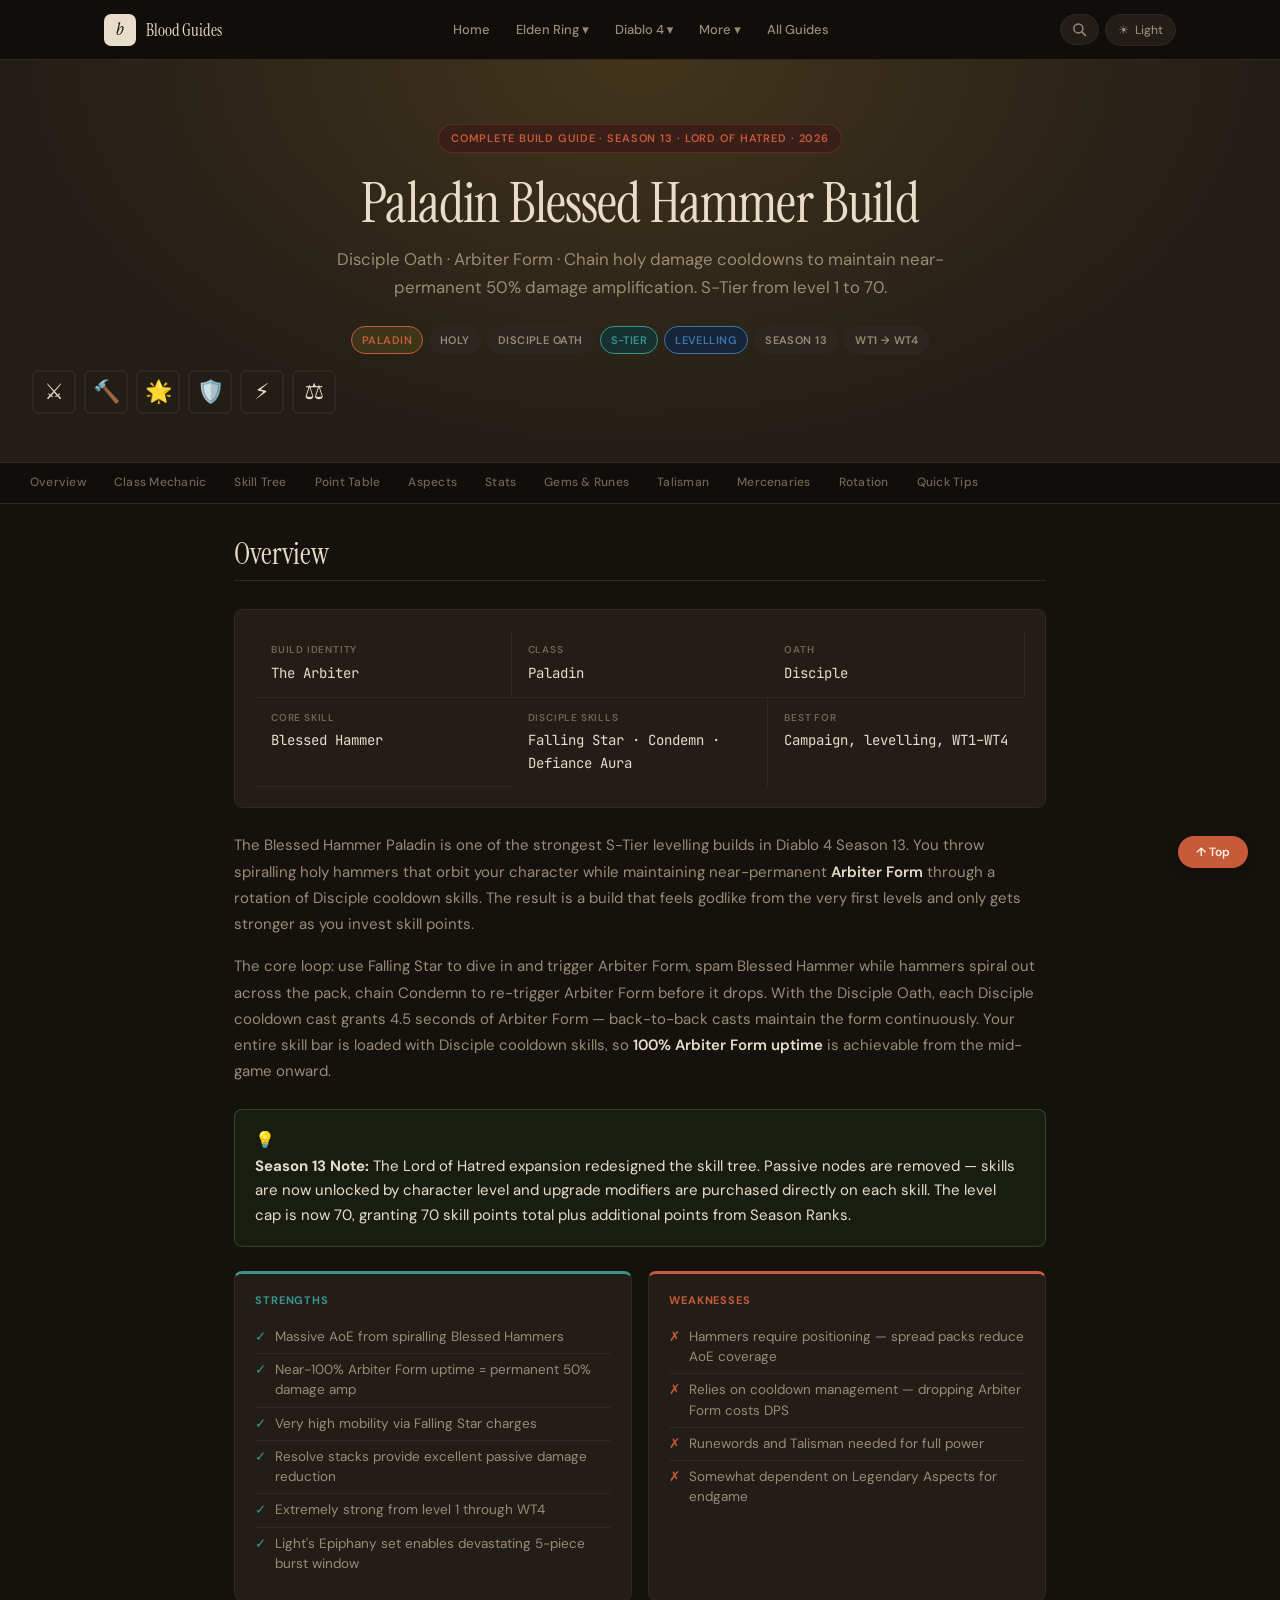
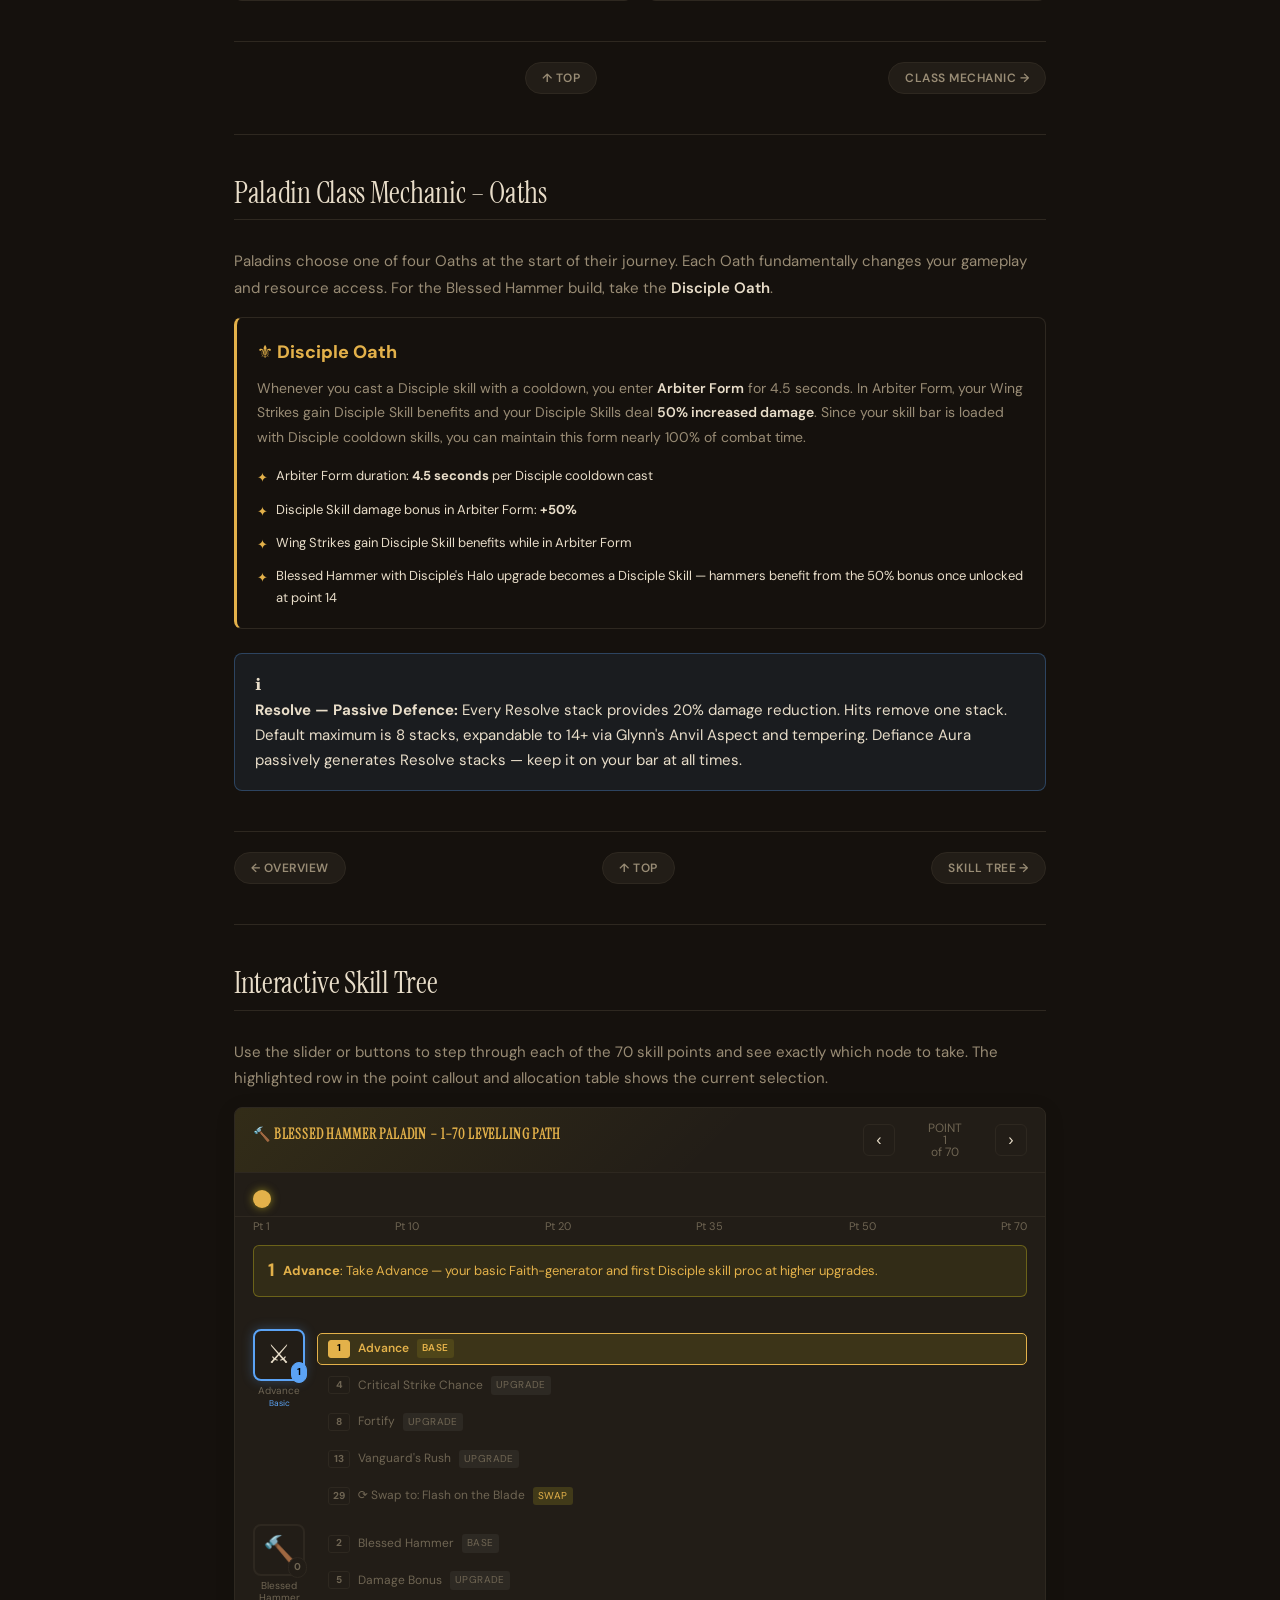
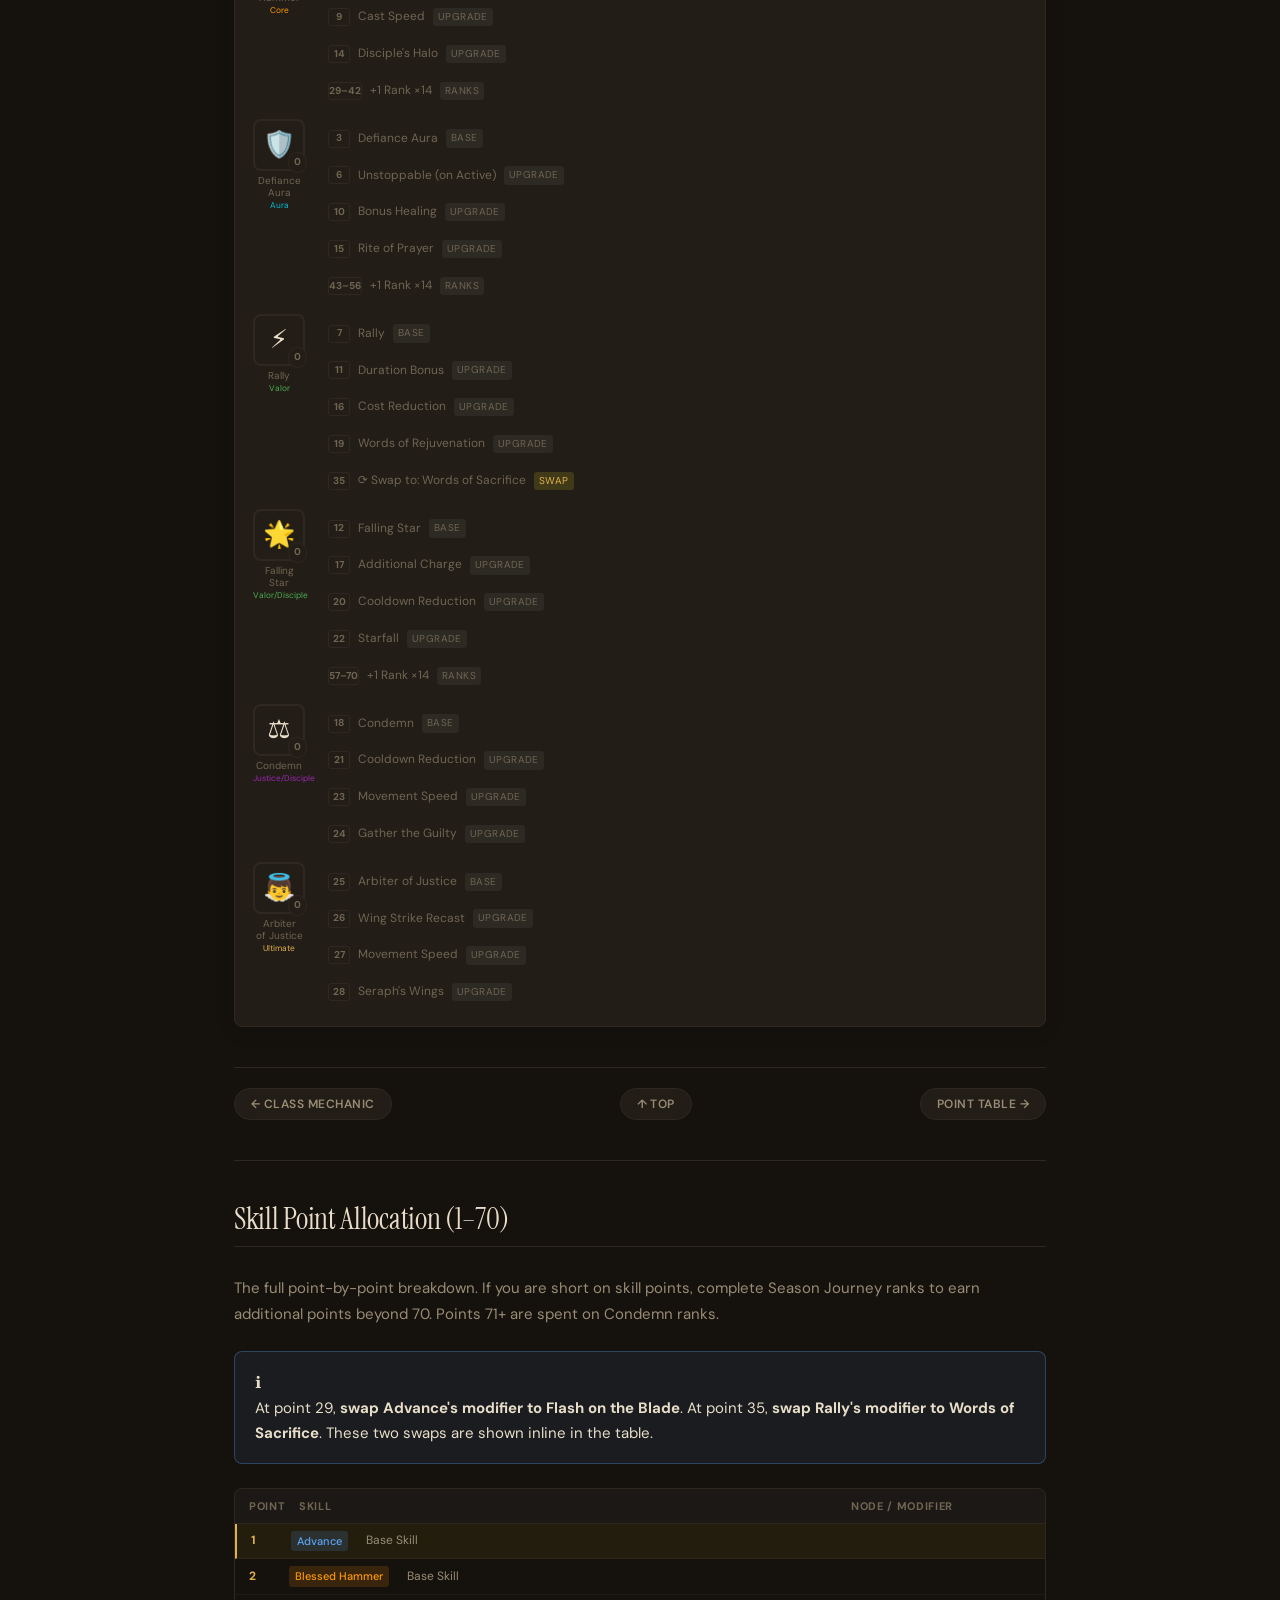
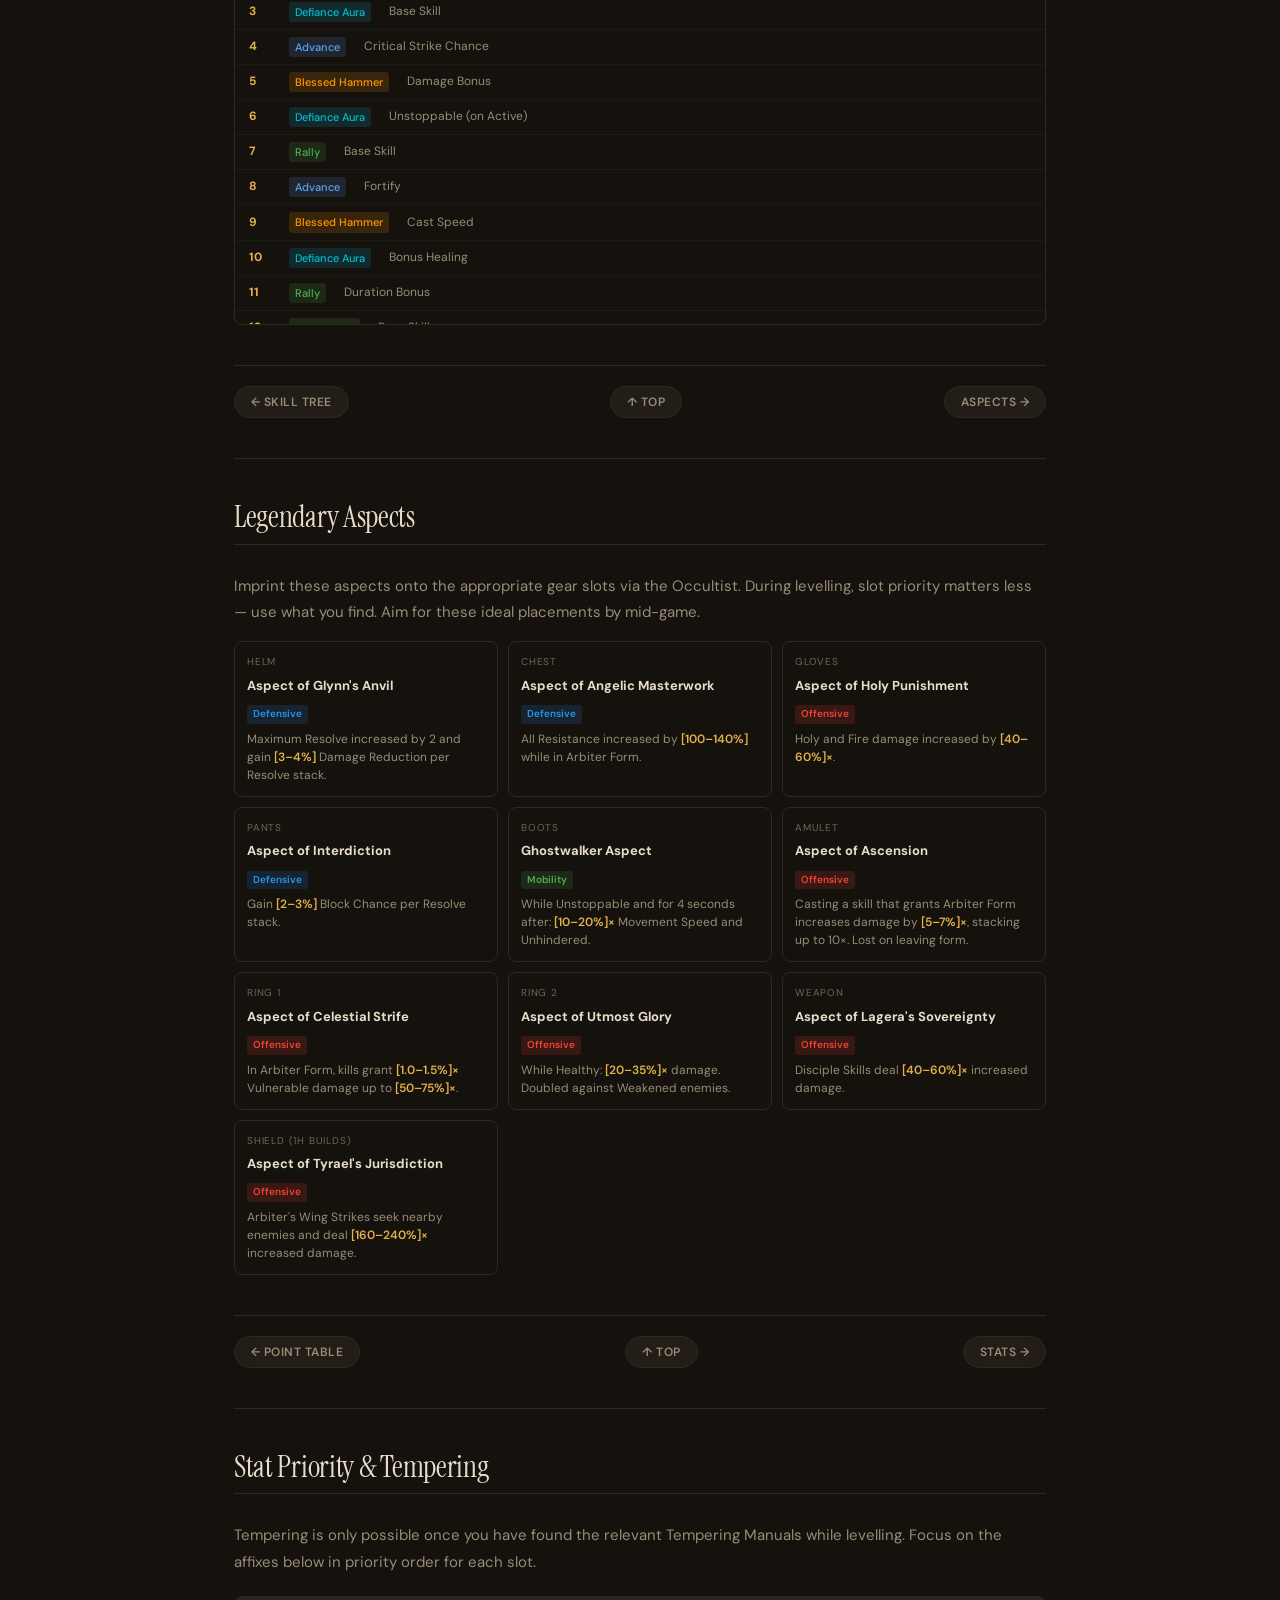
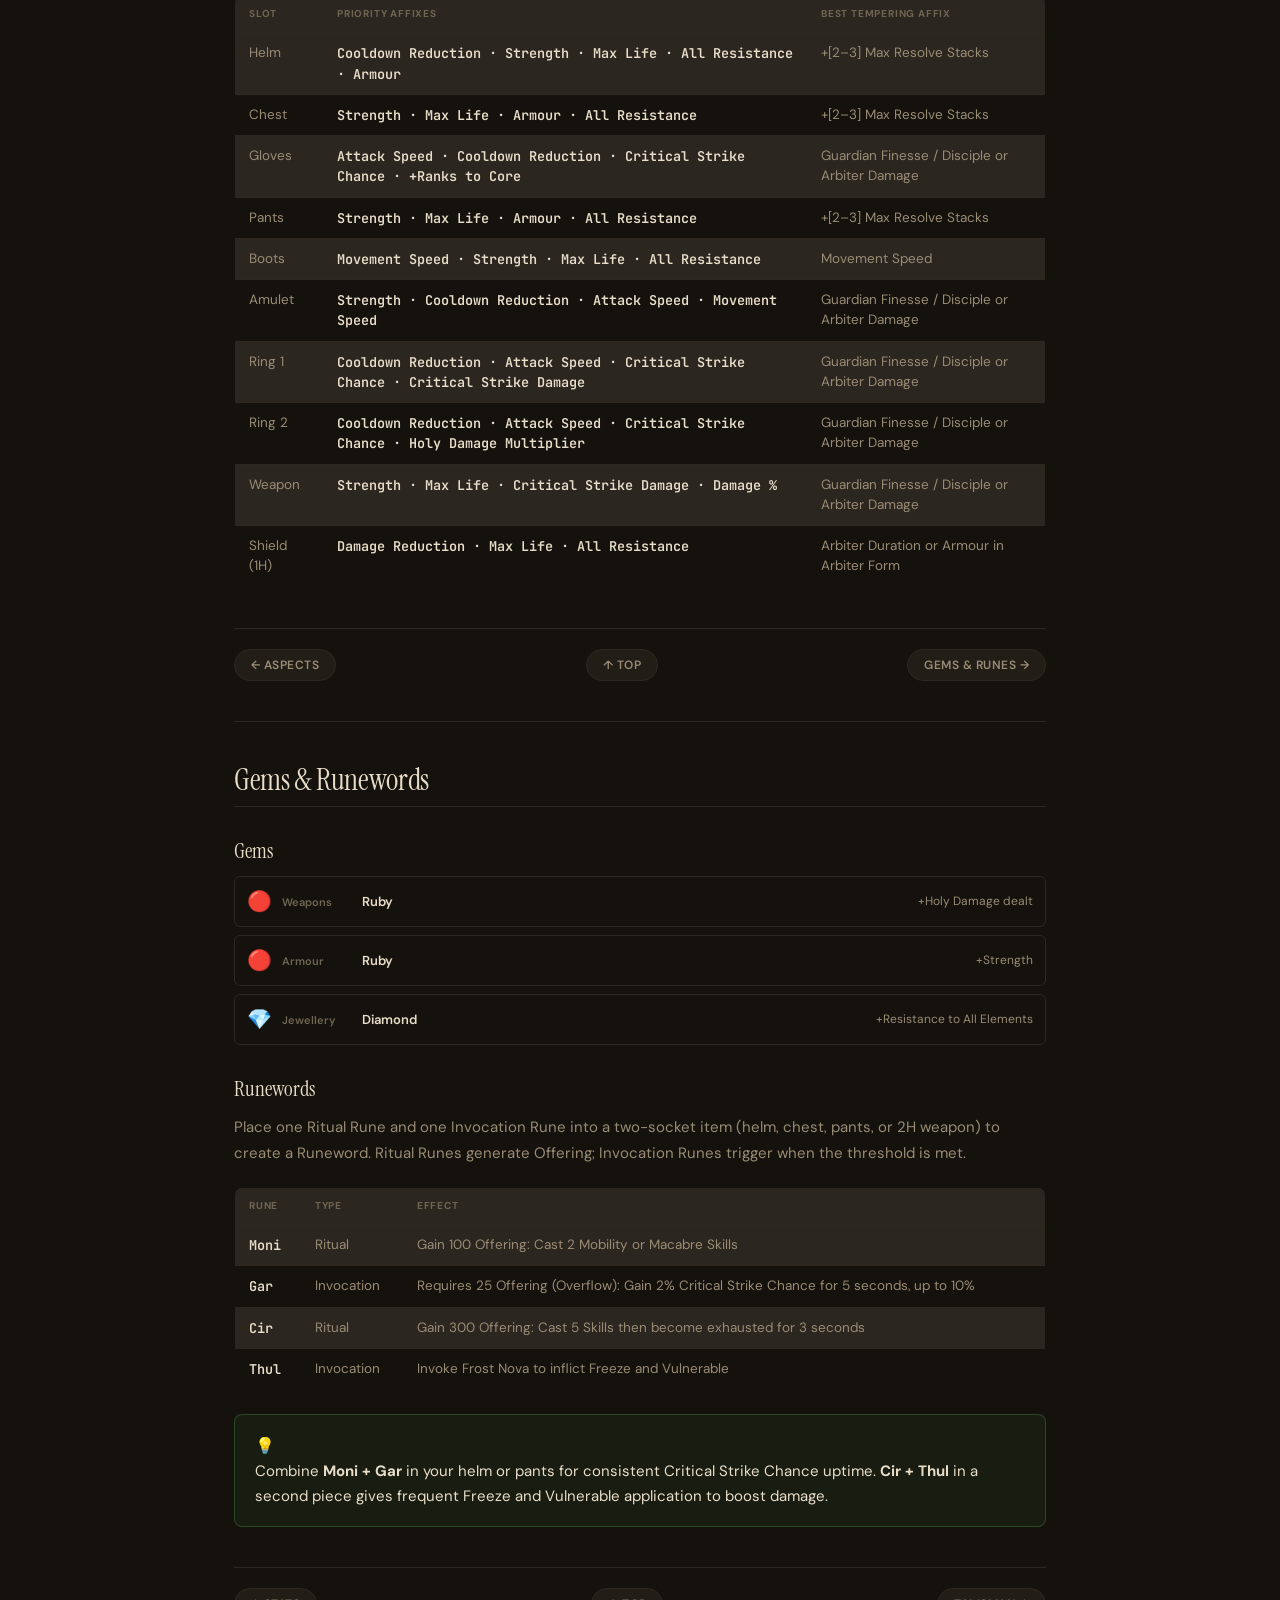
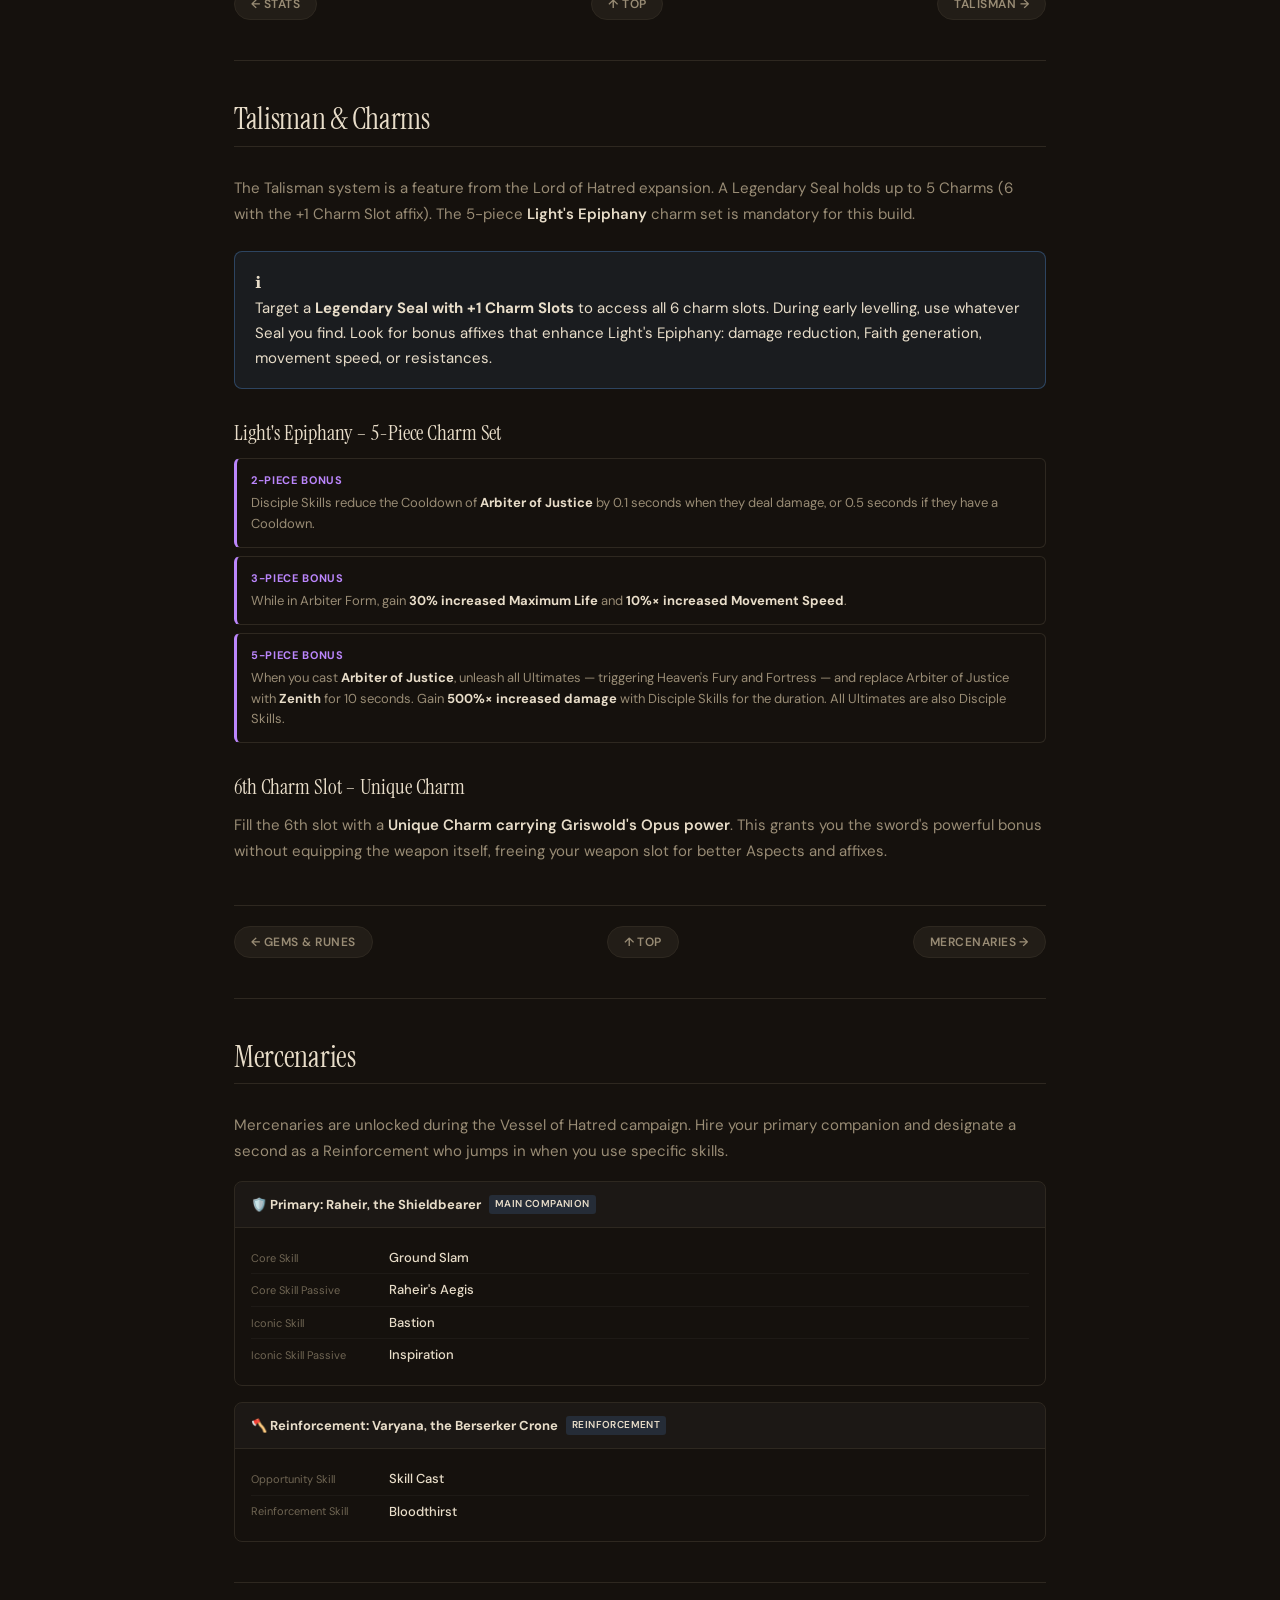
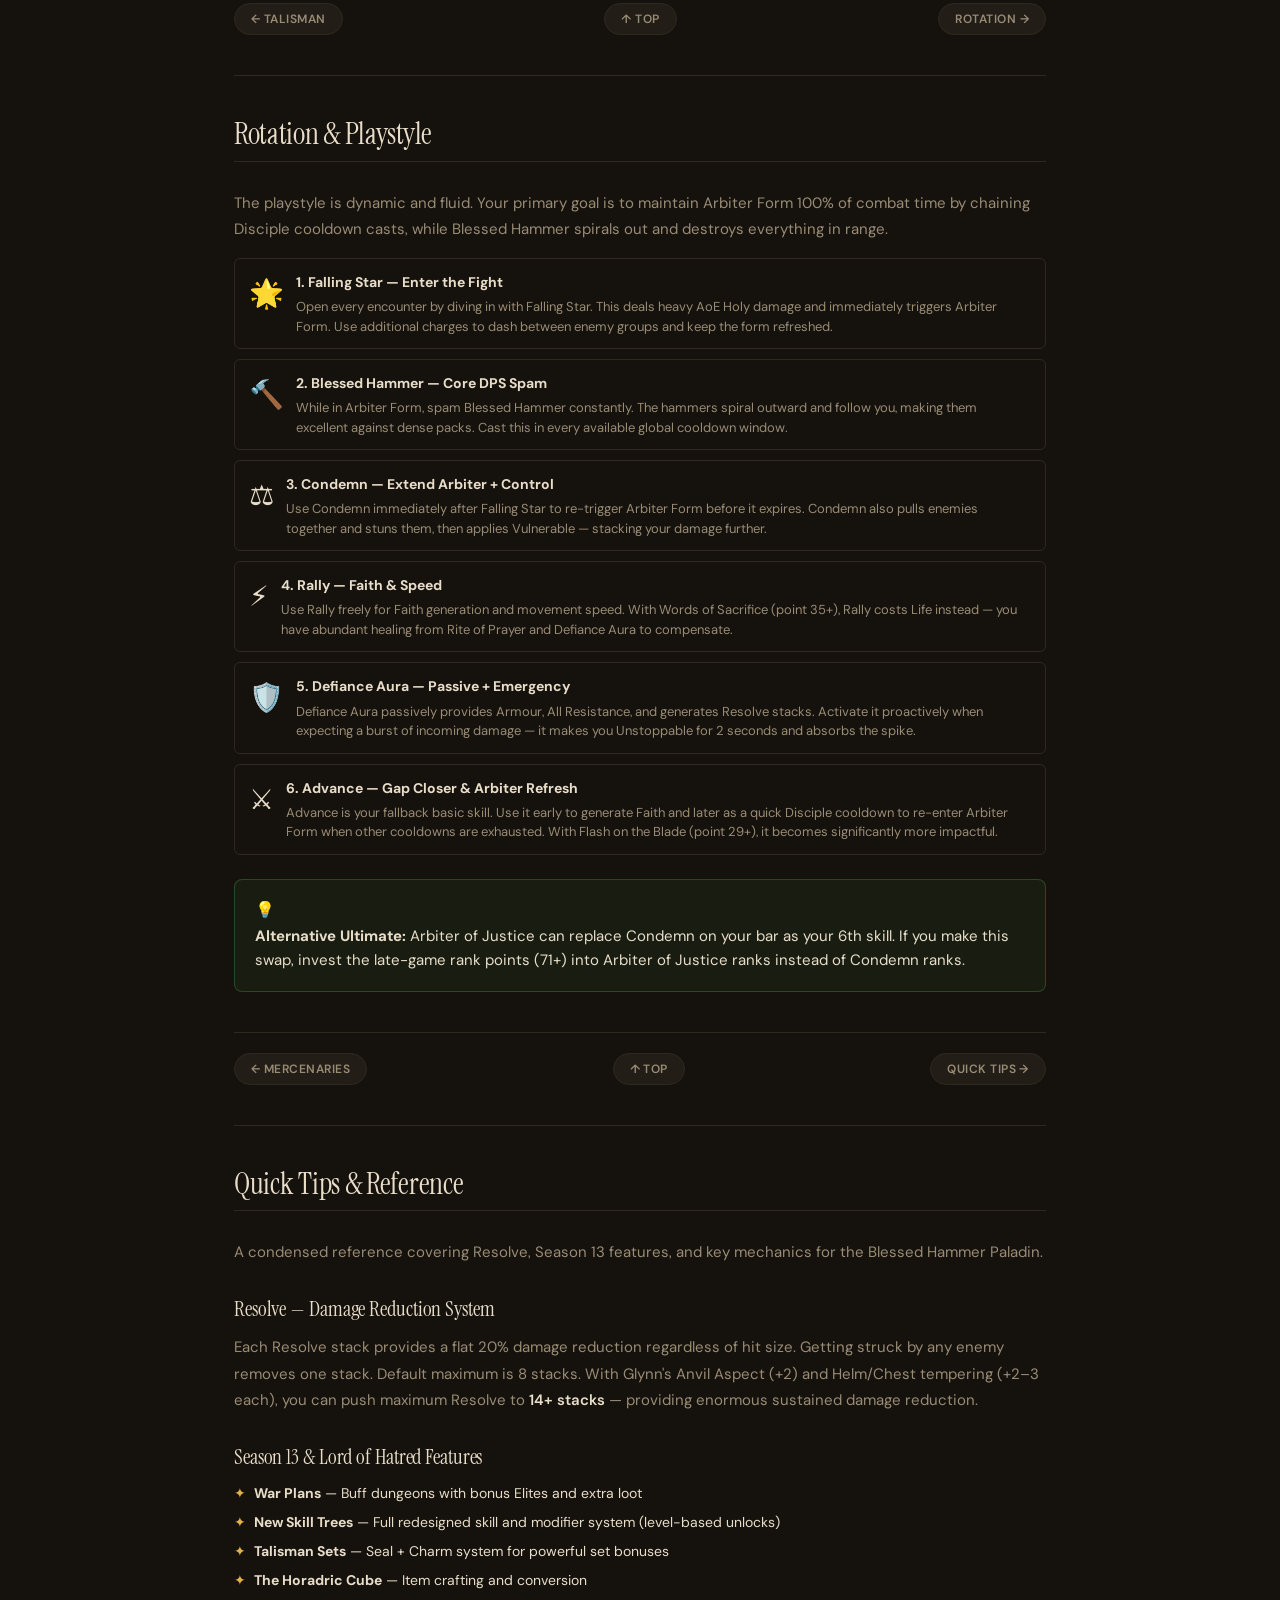
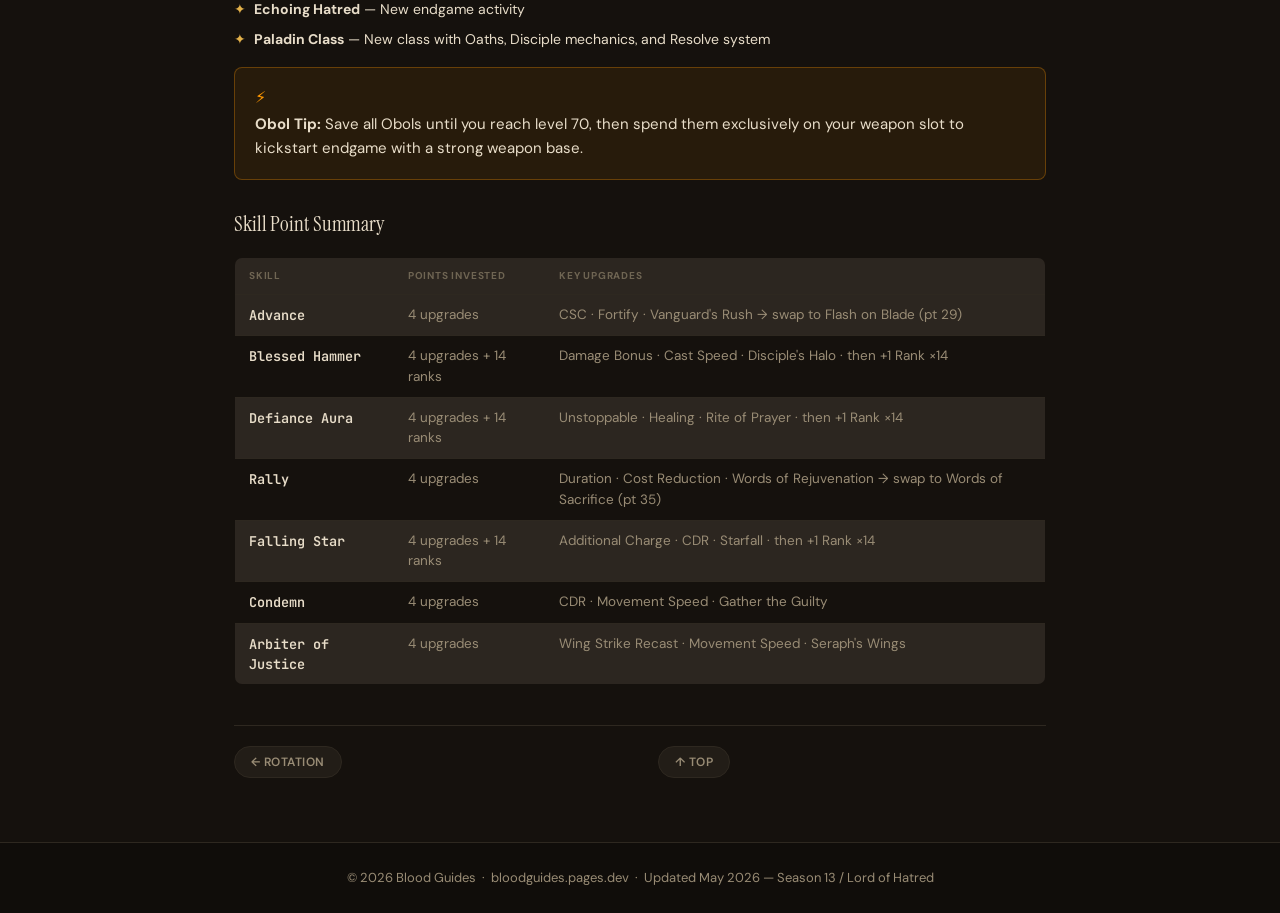
<file: diablo4-paladin-blessed-hammer-build/index.html>
<!DOCTYPE html>
<html lang="en">
<head>
<meta charset="UTF-8">
<meta name="viewport" content="width=device-width, initial-scale=1.0">
<title>Diablo 4 Paladin Blessed Hammer Build | Season 13 Levelling Guide</title>
<meta name="description" content="Diablo 4 Season 13 Paladin Blessed Hammer levelling build. Full 1–70 skill allocation, Disciple Oath, legendary aspects, gems, runewords, talisman, and rotation guide.">
<meta property="og:title" content="Diablo 4 Paladin Blessed Hammer Build | Season 13 Levelling Guide">
<meta property="og:description" content="Full 1–70 skill allocation for the Blessed Hammer Paladin. Disciple Oath, Arbiter Form, legendary aspects, gems, runewords, talisman and rotation. Season 13 / Lord of Hatred.">
<meta property="og:url" content="https://bloodguides.pages.dev/diablo4-paladin-blessed-hammer-build/">
<meta property="og:site_name" content="Blood Guides">
<meta property="og:image" content="https://bloodguides.pages.dev/og-image.png">
<meta name="twitter:card" content="summary_large_image">
<meta name="twitter:image" content="https://bloodguides.pages.dev/og-image.png">
<link rel="icon" type="image/svg+xml" href="/favicon.svg">
<link rel="preconnect" href="https://fonts.googleapis.com">
<link href="https://fonts.googleapis.com/css2?family=Instrument+Serif:ital@0;1&family=DM+Sans:wght@400;500;600;700&family=JetBrains+Mono:wght@400;500;600&display=swap" rel="stylesheet">
<link rel="stylesheet" href="/site.css">
<style>
:root {
  /* Paladin widget aliases — mapped to Wada design tokens */
  --bg-primary: var(--surface); --bg-secondary: var(--surface); --bg-card: var(--surface2);
  --border-glow: var(--line-soft);
  --text-primary: var(--ink); --text-secondary: var(--ink-3); --text-muted: var(--ink-4);
  --paladin: var(--kihada); --paladin-dim: rgba(217,162,47,0.08);
  --holy: #ffe566; --s-tier: #ff6b35; --orange: #ff9800; --purple: #bb86fc;
  --skill-basic: #5ba3f5; --skill-core: #ff9800; --skill-valor: #4caf50;
  --skill-justice: #9c27b0; --skill-aura: #00bcd4; --skill-ultimate: var(--kihada);
  --radius: 8px; --shadow: 0 4px 20px rgba(0,0,0,0.12);
}
/* D4 Paladin — kihada gold */
.hero {
  background:
    radial-gradient(ellipse at 50% 0%, rgba(217,162,47,0.18) 0%, transparent 70%),
    var(--surface);
}
.badge.gold { color: var(--accent); border-color: var(--accent); background: rgba(242,221,33,0.10); }

/* ── Skill bar preview in hero ───────────────────────────────────────── */
.skill-bar-preview { display:flex; gap:8px; align-items:center; flex-wrap:wrap; margin-top:16px; }
.skill-icon-sm {
  width:44px; height:44px; border-radius:6px; border:2px solid var(--border);
  background:var(--bg-card); display:flex; align-items:center; justify-content:center;
  font-size:22px; position:relative; overflow:hidden; transition:border-color 0.2s;
}
.skill-icon-sm:hover { border-color:var(--paladin); }
.skill-icon-sm .tip {
  position:absolute; bottom:-30px; left:50%; transform:translateX(-50%);
  background:var(--bg-card); border:1px solid var(--border);
  font-size:11px; white-space:nowrap; padding:2px 6px; border-radius:3px;
  pointer-events:none; transition:bottom 0.15s; z-index:10; font-family:sans-serif;
}
.skill-icon-sm:hover .tip { bottom:calc(100% + 4px); }

/* ── Skill tree widget ───────────────────────────────────────────────── */
.skill-tree-container { background:var(--bg-secondary); border:1px solid var(--border); border-radius:var(--radius); overflow:hidden; box-shadow:var(--shadow); }
.tree-header { padding:14px 18px; background:linear-gradient(135deg,rgba(242,221,33,0.08) 0%,transparent 60%); border-bottom:1px solid var(--border); display:flex; align-items:center; justify-content:space-between; flex-wrap:wrap; gap:10px; }
.tree-header h3 { font-size:14px; font-weight:700; color:var(--paladin); text-transform:uppercase; letter-spacing:0.06em; }
.level-controls { display:flex; align-items:center; gap:10px; }
.level-display { font-size:22px; font-weight:800; color:var(--paladin); min-width:80px; text-align:center; line-height:1; }
.level-display span { font-size:12px; color:var(--text-muted); display:block; font-weight:400; }
.btn-level { background:var(--bg-card); border:1px solid var(--border); color:var(--text-primary); width:32px; height:32px; border-radius:6px; cursor:pointer; font-size:16px; display:flex; align-items:center; justify-content:center; transition:all 0.15s; }
.btn-level:hover { border-color:var(--paladin); color:var(--paladin); }
.level-slider { width:100%; -webkit-appearance:none; height:6px; border-radius:3px; background:var(--bg-card); outline:none; cursor:pointer; }
.level-slider::-webkit-slider-thumb { -webkit-appearance:none; width:18px; height:18px; border-radius:50%; background:var(--paladin); cursor:pointer; box-shadow:0 0 8px rgba(242,221,33,0.5); }
.slider-track { padding:12px 18px 6px; background:var(--bg-secondary); border-bottom:1px solid var(--border); }
.slider-labels { display:flex; justify-content:space-between; padding:0 18px 10px; font-size:11px; color:var(--text-muted); }
.point-callout { margin:0 18px 14px; padding:10px 14px; background:rgba(242,221,33,0.08); border:1px solid rgba(242,221,33,0.3); border-radius:6px; font-size:13px; color:var(--paladin); display:flex; align-items:center; gap:8px; }
.point-callout .point-num { font-size:18px; font-weight:800; }

/* ── Skill tree canvas ───────────────────────────────────────────────── */
.skill-tree-canvas { padding:18px; display:flex; flex-direction:column; gap:12px; }
.skill-row { display:flex; align-items:flex-start; gap:12px; }
.skill-node { flex-shrink:0; width:52px; }
.skill-node-icon { width:52px; height:52px; border-radius:8px; border:2px solid var(--border); background:var(--bg-card); display:flex; align-items:center; justify-content:center; font-size:26px; position:relative; transition:all 0.2s; cursor:default; }
.skill-node-icon.active { border-color:var(--paladin); box-shadow:0 0 12px rgba(242,221,33,0.3); }
.skill-node-icon.basic.active  { border-color:var(--skill-basic);   box-shadow:0 0 12px rgba(91,163,245,0.3); }
.skill-node-icon.core.active   { border-color:var(--skill-core);    box-shadow:0 0 12px rgba(255,152,0,0.3); }
.skill-node-icon.valor.active  { border-color:var(--skill-valor);   box-shadow:0 0 12px rgba(76,175,80,0.3); }
.skill-node-icon.justice.active{ border-color:var(--skill-justice); box-shadow:0 0 12px rgba(156,39,176,0.3); }
.skill-node-icon.aura.active   { border-color:var(--skill-aura);    box-shadow:0 0 12px rgba(0,188,212,0.3); }
.skill-node-icon.ultimate.active{ border-color:var(--skill-ultimate); box-shadow:0 0 16px rgba(242,221,33,0.5); }
.skill-rank-badge { position:absolute; bottom:-4px; right:-4px; background:var(--bg-primary); border:1px solid var(--border); border-radius:10px; font-size:10px; font-weight:700; padding:1px 5px; color:var(--text-muted); transition:all 0.2s; }
.skill-node-icon.active .skill-rank-badge { background:var(--paladin); color:#000; border-color:var(--paladin); }
.skill-node-icon.basic.active .skill-rank-badge   { background:var(--skill-basic);   border-color:var(--skill-basic); }
.skill-node-icon.core.active .skill-rank-badge    { background:var(--skill-core);    border-color:var(--skill-core); }
.skill-node-icon.valor.active .skill-rank-badge   { background:var(--skill-valor);   border-color:var(--skill-valor); }
.skill-node-icon.justice.active .skill-rank-badge { background:var(--skill-justice); border-color:var(--skill-justice); }
.skill-node-icon.aura.active .skill-rank-badge    { background:var(--skill-aura);    border-color:var(--skill-aura); }
.skill-node-icon.ultimate.active .skill-rank-badge{ background:var(--skill-ultimate);border-color:var(--skill-ultimate); }
.skill-node-label { font-size:10px; color:var(--text-muted); text-align:center; margin-top:4px; line-height:1.2; }
.skill-mods { flex:1; display:flex; flex-direction:column; gap:5px; padding-top:4px; }
.skill-mod { display:flex; align-items:center; gap:8px; padding:5px 10px; border-radius:5px; border:1px solid transparent; background:var(--bg-card); font-size:12px; color:var(--text-muted); transition:all 0.2s; }
.skill-mod.active { border-color:var(--border-glow); color:var(--text-primary); background:rgba(255,255,255,0.04); }
.skill-mod .mod-point { font-size:10px; font-weight:700; min-width:22px; height:18px; background:var(--bg-primary); border:1px solid var(--border); border-radius:3px; display:flex; align-items:center; justify-content:center; color:var(--text-muted); transition:all 0.2s; }
.skill-mod.active .mod-point { background:rgba(242,221,33,0.15); border-color:var(--paladin); color:var(--paladin); }
.skill-mod .mod-type { font-size:10px; padding:1px 5px; border-radius:3px; background:rgba(255,255,255,0.05); color:var(--text-muted); text-transform:uppercase; letter-spacing:0.04em; flex-shrink:0; }
.skill-mod.active .mod-type { background:rgba(242,221,33,0.1); color:var(--paladin); }
.current-point-indicator { background:rgba(242,221,33,0.12) !important; border:1px solid var(--paladin) !important; color:var(--paladin) !important; font-weight:600; }
.current-point-indicator .mod-point { background:var(--paladin) !important; color:#000 !important; }

/* ── Alloc table ─────────────────────────────────────────────────────── */
.alloc-table { display:block; max-height:400px; overflow-y:auto; }
.alloc-table::-webkit-scrollbar { width:6px; }
.alloc-table::-webkit-scrollbar-track { background:var(--bg-primary); }
.alloc-table::-webkit-scrollbar-thumb { background:var(--border); border-radius:3px; }
.alloc-row { display:flex; align-items:center; gap:10px; padding:7px 14px; border-bottom:1px solid rgba(255,255,255,0.04); transition:background 0.15s; font-size:13px; }
.alloc-row:hover { background:rgba(255,255,255,0.02); }
.alloc-row.highlight { background:rgba(242,221,33,0.06); border-left:2px solid var(--paladin); }
.alloc-point { color:var(--paladin); font-weight:700; min-width:30px; font-size:12px; }
.alloc-skill-chip { display:inline-flex; align-items:center; gap:4px; font-size:11px; padding:1px 6px; border-radius:3px; font-weight:500; }
.chip-basic   { background:rgba(91,163,245,0.15);  color:var(--skill-basic); }
.chip-core    { background:rgba(255,152,0,0.15);   color:var(--skill-core); }
.chip-valor   { background:rgba(76,175,80,0.15);   color:var(--skill-valor); }
.chip-justice { background:rgba(156,39,176,0.15);  color:var(--skill-justice); }
.chip-aura    { background:rgba(0,188,212,0.15);   color:var(--skill-aura); }
.chip-ultimate{ background:rgba(242,221,33,0.15);  color:var(--skill-ultimate); }

/* ── Aspect grid ─────────────────────────────────────────────────────── */
.aspect-grid { display:grid; grid-template-columns:repeat(auto-fill,minmax(200px,1fr)); gap:10px; margin-top:12px; }
.aspect-card { background:var(--bg-card); border:1px solid var(--border); border-radius:var(--radius); padding:12px; transition:border-color 0.2s, transform 0.15s; }
.aspect-card:hover { border-color:var(--border-glow); transform:translateY(-1px); }
.aspect-slot { font-size:10px; text-transform:uppercase; letter-spacing:0.08em; color:var(--text-muted); margin-bottom:4px; }
.aspect-name { font-size:13px; font-weight:700; color:var(--text-primary); margin-bottom:4px; }
.aspect-type-badge { display:inline-block; font-size:10px; padding:1px 6px; border-radius:3px; margin-bottom:6px; font-weight:600; }
.type-offensive { background:rgba(244,67,54,0.15); color:#f44336; }
.type-defensive { background:rgba(33,150,243,0.15); color:#2196f3; }
.type-mobility  { background:rgba(76,175,80,0.15);  color:#4caf50; }
.aspect-desc { font-size:12px; color:var(--text-secondary); line-height:1.5; }
.aspect-value { color:var(--gold); font-weight:600; }

/* ── Oath card ───────────────────────────────────────────────────────── */
.oath-card { background:var(--bg-card); border:1px solid var(--border); border-radius:var(--radius); padding:20px; border-left:3px solid var(--paladin); }
.oath-name { font-size:18px; font-weight:800; color:var(--paladin); margin-bottom:8px; font-family:var(--font-ui); }
.oath-desc { color:var(--text-secondary); font-size:14px; line-height:1.7; }
.oath-stat { display:flex; gap:8px; align-items:flex-start; margin-top:10px; font-size:13px; }
.oath-stat-icon { color:var(--paladin); flex-shrink:0; margin-top:2px; }

/* ── Gem row ─────────────────────────────────────────────────────────── */
.gem-row { display:flex; flex-direction:column; gap:8px; margin-top:10px; }
.gem-item { display:flex; align-items:center; gap:10px; background:var(--bg-card); border:1px solid var(--border); border-radius:6px; padding:8px 12px; font-size:13px; }
.gem-icon { font-size:20px; flex-shrink:0; }
.gem-slot { font-size:11px; color:var(--text-muted); min-width:70px; font-weight:600; }
.gem-name { color:var(--text-primary); font-weight:600; }
.gem-effect { color:var(--text-secondary); font-size:12px; margin-left:auto; text-align:right; }

/* ── Set bonus (talisman) ────────────────────────────────────────────── */
.set-bonus { background:var(--bg-card); border:1px solid var(--border); border-radius:6px; padding:12px 14px; margin:8px 0; border-left:3px solid var(--purple); }
.set-bonus-label { font-size:11px; color:var(--purple); font-weight:700; text-transform:uppercase; letter-spacing:0.06em; margin-bottom:4px; }
.set-bonus-text { font-size:13px; color:var(--text-secondary); line-height:1.6; }
.set-bonus-text strong { color:var(--text-primary); }

/* ── Merc cards ──────────────────────────────────────────────────────── */
.merc-card { background:var(--bg-card); border:1px solid var(--border); border-radius:var(--radius); overflow:hidden; margin-bottom:16px; }
.merc-header { padding:12px 16px; background:rgba(255,255,255,0.03); border-bottom:1px solid var(--border); font-size:13px; font-weight:700; display:flex; align-items:center; gap:8px; }
.merc-badge { font-size:10px; padding:1px 6px; border-radius:3px; background:rgba(91,163,245,0.15); color:var(--blue); font-weight:600; text-transform:uppercase; letter-spacing:0.04em; }
.merc-body { padding:14px 16px; }
.merc-skill { display:flex; align-items:center; gap:8px; font-size:13px; padding:5px 0; border-bottom:1px solid rgba(255,255,255,0.04); }
.merc-skill:last-child { border-bottom:none; }
.merc-skill-label { color:var(--text-muted); font-size:11px; min-width:130px; }
.merc-skill-name { color:var(--text-primary); font-weight:500; }

/* ── Rotation steps ──────────────────────────────────────────────────── */
.rotation-steps { display:flex; flex-direction:column; gap:10px; margin-top:12px; }
.rotation-step { display:flex; gap:12px; background:var(--bg-card); border:1px solid var(--border); border-radius:6px; padding:12px 14px; align-items:flex-start; transition:border-color 0.2s; }
.rotation-step:hover { border-color:var(--border-glow); }
.rotation-step-icon { font-size:28px; flex-shrink:0; }
.rotation-step-name { font-size:14px; font-weight:700; color:var(--text-primary); margin-bottom:3px; }
.rotation-step-desc { font-size:13px; color:var(--text-secondary); line-height:1.5; }

/* ── Callout variants ────────────────────────────────────────────────── */
.callout.tip     { background:rgba(76,175,80,0.08);  border:1px solid rgba(76,175,80,0.3);  color:var(--text2); }
.callout.tip .callout-icon     { color:var(--green); }
.callout.warning { background:rgba(255,152,0,0.08);  border:1px solid rgba(255,152,0,0.3);  color:var(--text2); }
.callout.warning .callout-icon { color:var(--orange); }
.callout.info    { background:rgba(91,163,245,0.08); border:1px solid rgba(91,163,245,0.3); color:var(--text2); }
.callout.info .callout-icon    { color:var(--blue); }
.callout-icon { font-size:16px; flex-shrink:0; margin-top:1px; }

/* ── Misc ────────────────────────────────────────────────────────────── */
hr.fancy { border:none; height:1px; background:linear-gradient(90deg,transparent,var(--border),transparent); margin:32px 0; }
.season-feature-list { list-style:none; margin-top:10px; display:flex; flex-direction:column; gap:6px; }
.season-feature-list li { display:flex; gap:8px; font-size:14px; color:var(--text2); }
.season-feature-list li span:first-child { color:var(--paladin); }
</style>
</head>
<body>
<div id="page-top"></div>

<!-- SITE NAV -->
<header class="site-nav">
  <div class="site-nav-inner">
    <a class="site-nav-logo" href="/">
      <svg viewBox="0 0 64 64" xmlns="http://www.w3.org/2000/svg" aria-hidden="true">
        <line x1="32" y1="4" x2="32" y2="50" stroke="currentColor" stroke-width="4" stroke-linecap="round"/>
        <line x1="16" y1="26" x2="48" y2="26" stroke="currentColor" stroke-width="4" stroke-linecap="round"/>
        <circle cx="32" cy="56" r="5" fill="currentColor"/>
        <ellipse cx="32" cy="6" rx="5" ry="6" fill="var(--accent)"/>
      </svg>
      Blood Guides
    </a>
    <ul class="site-nav-links" id="guide-nav">
      <li><a href="/">Home</a></li>
      <li>
        <a href="#">Elden Ring ▾</a>
        <ul>
          <li><a href="/samurai-bleed-build/">Samurai Bleed Build</a></li>
          <li><a href="/elden-ring-tank-build/">Tank Build (Great Shield)</a></li>
          <li><a href="/dragon-faith-build/">Dragon Faith Build</a></li>
          <li><a href="/rivers-of-blood-build/">Rivers of Blood Build</a></li>
        </ul>
      </li>
      <li>
        <a href="#">Diablo 4 ▾</a>
        <ul>
          <li><a href="/diablo4-necromancer-minion-build/">Necromancer Minion</a></li>
          <li><a href="/diablo4-druid-bear-build/">Druid Bear</a></li>
          <li><a href="/diablo4-paladin-blessed-hammer-build/">Paladin Blessed Hammer</a></li>
          <li><a href="/diablo4-whirlwind-barbarian-build/">Whirlwind Barbarian</a></li>
        </ul>
      </li>
      <li>
        <a href="#">More ▾</a>
        <ul>
          <li><a href="/#filter-bg3">Baldur's Gate 3</a></li>
          <li><a href="/#filter-fallout76">Fallout 76</a></li>
          <li><a href="/#filter-fallout4">Fallout 4</a></li>
          <li><a href="/#filter-darktide">40K: Darktide</a></li>
          <li><a href="/#filter-spacemarine2">40K: Space Marine 2</a></li>
        </ul>
      </li>
      <li><a href="/">All Guides</a></li>
    </ul>
    <div class="header-actions">
      <button class="icon-btn" title="Search" aria-label="Search" style="min-width:unset;padding:0.45rem 0.7rem;">
        <svg width="15" height="15" viewBox="0 0 20 20" fill="none" stroke="currentColor" stroke-width="2" stroke-linecap="round"><circle cx="8.5" cy="8.5" r="6"/><line x1="13.5" y1="13.5" x2="18" y2="18"/></svg>
      </button>
      <button class="icon-btn theme-toggle" title="Toggle theme" aria-label="Toggle theme">
        <span class="toggle-icon">☀️</span> Light
      </button>
      <button class="icon-btn nav-mobile-toggle" aria-label="Open menu" aria-expanded="false" aria-controls="guide-nav">☰</button>
    </div>
  </div>
</header>

<button id="fab-top" onclick="document.getElementById('page-top').scrollIntoView({behavior:'smooth'})">↑ Top</button>

<!-- HERO -->
<div class="hero">
  <span class="hero-tag">Complete Build Guide · Season 13 · Lord of Hatred · 2026</span>
  <h1 class="title">Paladin Blessed Hammer Build</h1>
  <p class="subtitle">Disciple Oath · Arbiter Form · Chain holy damage cooldowns to maintain near-permanent 50% damage amplification. S-Tier from level 1 to 70.</p>
  <div class="badges">
    <span class="badge gold">Paladin</span>
    <span class="badge">Holy</span>
    <span class="badge">Disciple Oath</span>
    <span class="badge green">S-Tier</span>
    <span class="badge blue">Levelling</span>
    <span class="badge">Season 13</span>
    <span class="badge">WT1 → WT4</span>
  </div>
  <div class="skill-bar-preview">
    <div class="skill-icon-sm">⚔️<span class="tip">Advance</span></div>
    <div class="skill-icon-sm">🔨<span class="tip">Blessed Hammer</span></div>
    <div class="skill-icon-sm">🌟<span class="tip">Falling Star</span></div>
    <div class="skill-icon-sm">🛡️<span class="tip">Defiance Aura</span></div>
    <div class="skill-icon-sm">⚡<span class="tip">Rally</span></div>
    <div class="skill-icon-sm">⚖️<span class="tip">Condemn</span></div>
  </div>
</div>

<!-- SECTION NAV -->
<nav class="section-nav">
  <ul>
    <li><button onclick="document.getElementById('overview').scrollIntoView({behavior:'smooth'})">Overview</button></li>
    <li><button onclick="document.getElementById('oath').scrollIntoView({behavior:'smooth'})">Class Mechanic</button></li>
    <li><button onclick="document.getElementById('skill-tree').scrollIntoView({behavior:'smooth'})">Skill Tree</button></li>
    <li><button onclick="document.getElementById('skill-allocation').scrollIntoView({behavior:'smooth'})">Point Table</button></li>
    <li><button onclick="document.getElementById('aspects').scrollIntoView({behavior:'smooth'})">Aspects</button></li>
    <li><button onclick="document.getElementById('stats').scrollIntoView({behavior:'smooth'})">Stats</button></li>
    <li><button onclick="document.getElementById('gems').scrollIntoView({behavior:'smooth'})">Gems &amp; Runes</button></li>
    <li><button onclick="document.getElementById('talisman').scrollIntoView({behavior:'smooth'})">Talisman</button></li>
    <li><button onclick="document.getElementById('mercenaries').scrollIntoView({behavior:'smooth'})">Mercenaries</button></li>
    <li><button onclick="document.getElementById('rotation').scrollIntoView({behavior:'smooth'})">Rotation</button></li>
    <li><button onclick="document.getElementById('tips').scrollIntoView({behavior:'smooth'})">Quick Tips</button></li>
  </ul>
</nav>

<div class="content">

<!-- OVERVIEW -->
<section id="overview">
  <h2>Overview</h2>
  <div class="section-rule"></div>

  <div class="summary-box">
    <div class="summary-grid">
      <div class="summary-item"><span class="summary-label">Build Identity</span><span class="summary-value">The Arbiter</span></div>
      <div class="summary-item"><span class="summary-label">Class</span><span class="summary-value">Paladin</span></div>
      <div class="summary-item"><span class="summary-label">Oath</span><span class="summary-value">Disciple</span></div>
      <div class="summary-item"><span class="summary-label">Core Skill</span><span class="summary-value">Blessed Hammer</span></div>
      <div class="summary-item"><span class="summary-label">Disciple Skills</span><span class="summary-value">Falling Star · Condemn · Defiance Aura</span></div>
      <div class="summary-item"><span class="summary-label">Best For</span><span class="summary-value">Campaign, levelling, WT1–WT4</span></div>
    </div>
  </div>

  <p>The Blessed Hammer Paladin is one of the strongest S-Tier levelling builds in Diablo 4 Season 13. You throw spiralling holy hammers that orbit your character while maintaining near-permanent <strong>Arbiter Form</strong> through a rotation of Disciple cooldown skills. The result is a build that feels godlike from the very first levels and only gets stronger as you invest skill points.</p>

  <p>The core loop: use Falling Star to dive in and trigger Arbiter Form, spam Blessed Hammer while hammers spiral out across the pack, chain Condemn to re-trigger Arbiter Form before it drops. With the Disciple Oath, each Disciple cooldown cast grants 4.5 seconds of Arbiter Form — back-to-back casts maintain the form continuously. Your entire skill bar is loaded with Disciple cooldown skills, so <strong>100% Arbiter Form uptime</strong> is achievable from the mid-game onward.</p>

  <div class="callout tip">
    <span class="callout-icon">💡</span>
    <div><strong>Season 13 Note:</strong> The Lord of Hatred expansion redesigned the skill tree. Passive nodes are removed — skills are now unlocked by character level and upgrade modifiers are purchased directly on each skill. The level cap is now 70, granting 70 skill points total plus additional points from Season Ranks.</div>
  </div>

  <div class="pro-con-grid">
    <div class="pro-box">
      <h4>Strengths</h4>
      <ul>
        <li>Massive AoE from spiralling Blessed Hammers</li>
        <li>Near-100% Arbiter Form uptime = permanent 50% damage amp</li>
        <li>Very high mobility via Falling Star charges</li>
        <li>Resolve stacks provide excellent passive damage reduction</li>
        <li>Extremely strong from level 1 through WT4</li>
        <li>Light's Epiphany set enables devastating 5-piece burst window</li>
      </ul>
    </div>
    <div class="con-box">
      <h4>Weaknesses</h4>
      <ul>
        <li>Hammers require positioning — spread packs reduce AoE coverage</li>
        <li>Relies on cooldown management — dropping Arbiter Form costs DPS</li>
        <li>Runewords and Talisman needed for full power</li>
        <li>Somewhat dependent on Legendary Aspects for endgame</li>
      </ul>
    </div>
  </div>

  <div class="section-footer">
    <span></span>
    <button class="sec-btn center" onclick="document.getElementById('page-top').scrollIntoView({behavior:'smooth'})">↑ Top</button>
    <button class="sec-btn" onclick="document.getElementById('oath').scrollIntoView({behavior:'smooth'})">Class Mechanic →</button>
  </div>
</section>

<!-- CLASS MECHANIC -->
<section id="oath">
  <h2>Paladin Class Mechanic – Oaths</h2>
  <div class="section-rule"></div>

  <p>Paladins choose one of four Oaths at the start of their journey. Each Oath fundamentally changes your gameplay and resource access. For the Blessed Hammer build, take the <strong>Disciple Oath</strong>.</p>

  <div class="oath-card">
    <div class="oath-name">⚜ Disciple Oath</div>
    <p class="oath-desc">Whenever you cast a Disciple skill with a cooldown, you enter <strong>Arbiter Form</strong> for 4.5 seconds. In Arbiter Form, your Wing Strikes gain Disciple Skill benefits and your Disciple Skills deal <strong>50% increased damage</strong>. Since your skill bar is loaded with Disciple cooldown skills, you can maintain this form nearly 100% of combat time.</p>
    <div class="oath-stat"><span class="oath-stat-icon">✦</span><span>Arbiter Form duration: <strong>4.5 seconds</strong> per Disciple cooldown cast</span></div>
    <div class="oath-stat"><span class="oath-stat-icon">✦</span><span>Disciple Skill damage bonus in Arbiter Form: <strong>+50%</strong></span></div>
    <div class="oath-stat"><span class="oath-stat-icon">✦</span><span>Wing Strikes gain Disciple Skill benefits while in Arbiter Form</span></div>
    <div class="oath-stat"><span class="oath-stat-icon">✦</span><span>Blessed Hammer with Disciple's Halo upgrade becomes a Disciple Skill — hammers benefit from the 50% bonus once unlocked at point 14</span></div>
  </div>

  <div class="callout info">
    <span class="callout-icon">ℹ️</span>
    <div><strong>Resolve — Passive Defence:</strong> Every Resolve stack provides 20% damage reduction. Hits remove one stack. Default maximum is 8 stacks, expandable to 14+ via Glynn's Anvil Aspect and tempering. Defiance Aura passively generates Resolve stacks — keep it on your bar at all times.</div>
  </div>

  <div class="section-footer">
    <button class="sec-btn" onclick="document.getElementById('overview').scrollIntoView({behavior:'smooth'})">← Overview</button>
    <button class="sec-btn center" onclick="document.getElementById('page-top').scrollIntoView({behavior:'smooth'})">↑ Top</button>
    <button class="sec-btn" onclick="document.getElementById('skill-tree').scrollIntoView({behavior:'smooth'})">Skill Tree →</button>
  </div>
</section>

<!-- INTERACTIVE SKILL TREE -->
<section id="skill-tree">
  <h2>Interactive Skill Tree</h2>
  <div class="section-rule"></div>

  <p>Use the slider or buttons to step through each of the 70 skill points and see exactly which node to take. The highlighted row in the point callout and allocation table shows the current selection.</p>

  <div class="skill-tree-container">
    <div class="tree-header">
      <h3>🔨 Blessed Hammer Paladin – 1–70 Levelling Path</h3>
      <div class="level-controls">
        <button class="btn-level" onclick="setPoint(currentPoint - 1)">‹</button>
        <div class="level-display">
          <span>POINT</span>
          <span id="point-label">1</span>
          <span>of 70</span>
        </div>
        <button class="btn-level" onclick="setPoint(currentPoint + 1)">›</button>
      </div>
    </div>
    <div class="slider-track">
      <input type="range" class="level-slider" id="pointSlider" min="1" max="70" value="1" oninput="setPoint(parseInt(this.value))">
    </div>
    <div class="slider-labels">
      <span>Pt 1</span><span>Pt 10</span><span>Pt 20</span><span>Pt 35</span><span>Pt 50</span><span>Pt 70</span>
    </div>

    <div class="point-callout" id="point-callout">
      <span class="point-num" id="callout-num">1</span>
      <span id="callout-text">Take Advance — your basic Faith-generator and first Disciple skill.</span>
    </div>

    <div class="skill-tree-canvas">

      <!-- ADVANCE -->
      <div class="skill-row">
        <div class="skill-node">
          <div class="skill-node-icon basic" id="icon-advance">⚔️<div class="skill-rank-badge" id="rank-advance">0</div></div>
          <div class="skill-node-label">Advance<br><small style="color:var(--skill-basic)">Basic</small></div>
        </div>
        <div class="skill-mods">
          <div class="skill-mod" id="mod-advance-base" data-point="1"><div class="mod-point">1</div><div>Advance</div><div class="mod-type">Base</div></div>
          <div class="skill-mod" id="mod-advance-csc"  data-point="4"><div class="mod-point">4</div><div>Critical Strike Chance</div><div class="mod-type">Upgrade</div></div>
          <div class="skill-mod" id="mod-advance-fortify" data-point="8"><div class="mod-point">8</div><div>Fortify</div><div class="mod-type">Upgrade</div></div>
          <div class="skill-mod" id="mod-advance-vanguard" data-point="13"><div class="mod-point">13</div><div>Vanguard's Rush</div><div class="mod-type">Upgrade</div></div>
          <div class="skill-mod" id="mod-advance-flash" data-point="29"><div class="mod-point">29</div><div>⟳ Swap to: Flash on the Blade</div><div class="mod-type" style="background:rgba(242,221,33,0.15);color:var(--paladin)">SWAP</div></div>
        </div>
      </div>

      <!-- BLESSED HAMMER -->
      <div class="skill-row">
        <div class="skill-node">
          <div class="skill-node-icon core" id="icon-hammer">🔨<div class="skill-rank-badge" id="rank-hammer">0</div></div>
          <div class="skill-node-label">Blessed<br>Hammer<br><small style="color:var(--skill-core)">Core</small></div>
        </div>
        <div class="skill-mods">
          <div class="skill-mod" id="mod-hammer-base"  data-point="2"><div class="mod-point">2</div><div>Blessed Hammer</div><div class="mod-type">Base</div></div>
          <div class="skill-mod" id="mod-hammer-dmg"   data-point="5"><div class="mod-point">5</div><div>Damage Bonus</div><div class="mod-type">Upgrade</div></div>
          <div class="skill-mod" id="mod-hammer-cast"  data-point="9"><div class="mod-point">9</div><div>Cast Speed</div><div class="mod-type">Upgrade</div></div>
          <div class="skill-mod" id="mod-hammer-halo"  data-point="14"><div class="mod-point">14</div><div>Disciple's Halo</div><div class="mod-type">Upgrade</div></div>
          <div class="skill-mod" id="mod-hammer-ranks" data-point="29"><div class="mod-point">29–42</div><div>+1 Rank ×14</div><div class="mod-type">Ranks</div></div>
        </div>
      </div>

      <!-- DEFIANCE AURA -->
      <div class="skill-row">
        <div class="skill-node">
          <div class="skill-node-icon aura" id="icon-defiance">🛡️<div class="skill-rank-badge" id="rank-defiance">0</div></div>
          <div class="skill-node-label">Defiance<br>Aura<br><small style="color:var(--skill-aura)">Aura</small></div>
        </div>
        <div class="skill-mods">
          <div class="skill-mod" id="mod-defiance-base"   data-point="3"><div class="mod-point">3</div><div>Defiance Aura</div><div class="mod-type">Base</div></div>
          <div class="skill-mod" id="mod-defiance-unstop" data-point="6"><div class="mod-point">6</div><div>Unstoppable (on Active)</div><div class="mod-type">Upgrade</div></div>
          <div class="skill-mod" id="mod-defiance-heal"   data-point="10"><div class="mod-point">10</div><div>Bonus Healing</div><div class="mod-type">Upgrade</div></div>
          <div class="skill-mod" id="mod-defiance-rite"   data-point="15"><div class="mod-point">15</div><div>Rite of Prayer</div><div class="mod-type">Upgrade</div></div>
          <div class="skill-mod" id="mod-defiance-ranks"  data-point="43"><div class="mod-point">43–56</div><div>+1 Rank ×14</div><div class="mod-type">Ranks</div></div>
        </div>
      </div>

      <!-- RALLY -->
      <div class="skill-row">
        <div class="skill-node">
          <div class="skill-node-icon valor" id="icon-rally">⚡<div class="skill-rank-badge" id="rank-rally">0</div></div>
          <div class="skill-node-label">Rally<br><small style="color:var(--skill-valor)">Valor</small></div>
        </div>
        <div class="skill-mods">
          <div class="skill-mod" id="mod-rally-base"     data-point="7"><div class="mod-point">7</div><div>Rally</div><div class="mod-type">Base</div></div>
          <div class="skill-mod" id="mod-rally-dur"      data-point="11"><div class="mod-point">11</div><div>Duration Bonus</div><div class="mod-type">Upgrade</div></div>
          <div class="skill-mod" id="mod-rally-cost"     data-point="16"><div class="mod-point">16</div><div>Cost Reduction</div><div class="mod-type">Upgrade</div></div>
          <div class="skill-mod" id="mod-rally-words"    data-point="19"><div class="mod-point">19</div><div>Words of Rejuvenation</div><div class="mod-type">Upgrade</div></div>
          <div class="skill-mod" id="mod-rally-sacrifice" data-point="35"><div class="mod-point">35</div><div>⟳ Swap to: Words of Sacrifice</div><div class="mod-type" style="background:rgba(242,221,33,0.15);color:var(--paladin)">SWAP</div></div>
        </div>
      </div>

      <!-- FALLING STAR -->
      <div class="skill-row">
        <div class="skill-node">
          <div class="skill-node-icon valor" id="icon-falling">🌟<div class="skill-rank-badge" id="rank-falling">0</div></div>
          <div class="skill-node-label">Falling<br>Star<br><small style="color:var(--skill-valor)">Valor/Disciple</small></div>
        </div>
        <div class="skill-mods">
          <div class="skill-mod" id="mod-falling-base"    data-point="12"><div class="mod-point">12</div><div>Falling Star</div><div class="mod-type">Base</div></div>
          <div class="skill-mod" id="mod-falling-charge"  data-point="17"><div class="mod-point">17</div><div>Additional Charge</div><div class="mod-type">Upgrade</div></div>
          <div class="skill-mod" id="mod-falling-cdr"     data-point="20"><div class="mod-point">20</div><div>Cooldown Reduction</div><div class="mod-type">Upgrade</div></div>
          <div class="skill-mod" id="mod-falling-starfall" data-point="22"><div class="mod-point">22</div><div>Starfall</div><div class="mod-type">Upgrade</div></div>
          <div class="skill-mod" id="mod-falling-ranks"   data-point="57"><div class="mod-point">57–70</div><div>+1 Rank ×14</div><div class="mod-type">Ranks</div></div>
        </div>
      </div>

      <!-- CONDEMN -->
      <div class="skill-row">
        <div class="skill-node">
          <div class="skill-node-icon justice" id="icon-condemn">⚖️<div class="skill-rank-badge" id="rank-condemn">0</div></div>
          <div class="skill-node-label">Condemn<br><small style="color:var(--skill-justice)">Justice/Disciple</small></div>
        </div>
        <div class="skill-mods">
          <div class="skill-mod" id="mod-condemn-base"   data-point="18"><div class="mod-point">18</div><div>Condemn</div><div class="mod-type">Base</div></div>
          <div class="skill-mod" id="mod-condemn-cdr"    data-point="21"><div class="mod-point">21</div><div>Cooldown Reduction</div><div class="mod-type">Upgrade</div></div>
          <div class="skill-mod" id="mod-condemn-ms"     data-point="23"><div class="mod-point">23</div><div>Movement Speed</div><div class="mod-type">Upgrade</div></div>
          <div class="skill-mod" id="mod-condemn-gather" data-point="24"><div class="mod-point">24</div><div>Gather the Guilty</div><div class="mod-type">Upgrade</div></div>
        </div>
      </div>

      <!-- ARBITER OF JUSTICE -->
      <div class="skill-row">
        <div class="skill-node">
          <div class="skill-node-icon ultimate" id="icon-arbiter">👼<div class="skill-rank-badge" id="rank-arbiter">0</div></div>
          <div class="skill-node-label">Arbiter<br>of Justice<br><small style="color:var(--paladin)">Ultimate</small></div>
        </div>
        <div class="skill-mods">
          <div class="skill-mod" id="mod-arbiter-base"  data-point="25"><div class="mod-point">25</div><div>Arbiter of Justice</div><div class="mod-type">Base</div></div>
          <div class="skill-mod" id="mod-arbiter-wing"  data-point="26"><div class="mod-point">26</div><div>Wing Strike Recast</div><div class="mod-type">Upgrade</div></div>
          <div class="skill-mod" id="mod-arbiter-ms"    data-point="27"><div class="mod-point">27</div><div>Movement Speed</div><div class="mod-type">Upgrade</div></div>
          <div class="skill-mod" id="mod-arbiter-wings" data-point="28"><div class="mod-point">28</div><div>Seraph's Wings</div><div class="mod-type">Upgrade</div></div>
        </div>
      </div>

    </div>
  </div>

  <div class="section-footer">
    <button class="sec-btn" onclick="document.getElementById('oath').scrollIntoView({behavior:'smooth'})">← Class Mechanic</button>
    <button class="sec-btn center" onclick="document.getElementById('page-top').scrollIntoView({behavior:'smooth'})">↑ Top</button>
    <button class="sec-btn" onclick="document.getElementById('skill-allocation').scrollIntoView({behavior:'smooth'})">Point Table →</button>
  </div>
</section>

<!-- SKILL ALLOCATION TABLE -->
<section id="skill-allocation">
  <h2>Skill Point Allocation (1–70)</h2>
  <div class="section-rule"></div>

  <p>The full point-by-point breakdown. If you are short on skill points, complete Season Journey ranks to earn additional points beyond 70. Points 71+ are spent on Condemn ranks.</p>

  <div class="callout info">
    <span class="callout-icon">ℹ️</span>
    <div>At point 29, <strong>swap Advance's modifier to Flash on the Blade</strong>. At point 35, <strong>swap Rally's modifier to Words of Sacrifice</strong>. These two swaps are shown inline in the table.</div>
  </div>

  <div style="background:var(--bg-card);border:1px solid var(--border);border-radius:var(--radius);overflow:hidden;margin-top:12px;">
    <div style="display:flex;padding:8px 14px;background:rgba(255,255,255,0.03);border-bottom:1px solid var(--border);font-size:11px;font-weight:700;text-transform:uppercase;letter-spacing:0.06em;color:var(--text-muted);">
      <span style="min-width:50px;">Point</span>
      <span style="flex:1">Skill</span>
      <span style="min-width:180px">Node / Modifier</span>
    </div>
    <div class="alloc-table" id="alloc-table-body"></div>
  </div>

  <div class="section-footer">
    <button class="sec-btn" onclick="document.getElementById('skill-tree').scrollIntoView({behavior:'smooth'})">← Skill Tree</button>
    <button class="sec-btn center" onclick="document.getElementById('page-top').scrollIntoView({behavior:'smooth'})">↑ Top</button>
    <button class="sec-btn" onclick="document.getElementById('aspects').scrollIntoView({behavior:'smooth'})">Aspects →</button>
  </div>
</section>

<!-- LEGENDARY ASPECTS -->
<section id="aspects">
  <h2>Legendary Aspects</h2>
  <div class="section-rule"></div>

  <p>Imprint these aspects onto the appropriate gear slots via the Occultist. During levelling, slot priority matters less — use what you find. Aim for these ideal placements by mid-game.</p>

  <div class="aspect-grid">
    <div class="aspect-card">
      <div class="aspect-slot">Helm</div>
      <div class="aspect-name">Aspect of Glynn's Anvil</div>
      <span class="aspect-type-badge type-defensive">Defensive</span>
      <div class="aspect-desc">Maximum Resolve increased by 2 and gain <span class="aspect-value">[3–4%]</span> Damage Reduction per Resolve stack.</div>
    </div>
    <div class="aspect-card">
      <div class="aspect-slot">Chest</div>
      <div class="aspect-name">Aspect of Angelic Masterwork</div>
      <span class="aspect-type-badge type-defensive">Defensive</span>
      <div class="aspect-desc">All Resistance increased by <span class="aspect-value">[100–140%]</span> while in Arbiter Form.</div>
    </div>
    <div class="aspect-card">
      <div class="aspect-slot">Gloves</div>
      <div class="aspect-name">Aspect of Holy Punishment</div>
      <span class="aspect-type-badge type-offensive">Offensive</span>
      <div class="aspect-desc">Holy and Fire damage increased by <span class="aspect-value">[40–60%]×</span>.</div>
    </div>
    <div class="aspect-card">
      <div class="aspect-slot">Pants</div>
      <div class="aspect-name">Aspect of Interdiction</div>
      <span class="aspect-type-badge type-defensive">Defensive</span>
      <div class="aspect-desc">Gain <span class="aspect-value">[2–3%]</span> Block Chance per Resolve stack.</div>
    </div>
    <div class="aspect-card">
      <div class="aspect-slot">Boots</div>
      <div class="aspect-name">Ghostwalker Aspect</div>
      <span class="aspect-type-badge type-mobility">Mobility</span>
      <div class="aspect-desc">While Unstoppable and for 4 seconds after: <span class="aspect-value">[10–20%]×</span> Movement Speed and Unhindered.</div>
    </div>
    <div class="aspect-card">
      <div class="aspect-slot">Amulet</div>
      <div class="aspect-name">Aspect of Ascension</div>
      <span class="aspect-type-badge type-offensive">Offensive</span>
      <div class="aspect-desc">Casting a skill that grants Arbiter Form increases damage by <span class="aspect-value">[5–7%]×</span>, stacking up to 10×. Lost on leaving form.</div>
    </div>
    <div class="aspect-card">
      <div class="aspect-slot">Ring 1</div>
      <div class="aspect-name">Aspect of Celestial Strife</div>
      <span class="aspect-type-badge type-offensive">Offensive</span>
      <div class="aspect-desc">In Arbiter Form, kills grant <span class="aspect-value">[1.0–1.5%]×</span> Vulnerable damage up to <span class="aspect-value">[50–75%]×</span>.</div>
    </div>
    <div class="aspect-card">
      <div class="aspect-slot">Ring 2</div>
      <div class="aspect-name">Aspect of Utmost Glory</div>
      <span class="aspect-type-badge type-offensive">Offensive</span>
      <div class="aspect-desc">While Healthy: <span class="aspect-value">[20–35%]×</span> damage. Doubled against Weakened enemies.</div>
    </div>
    <div class="aspect-card">
      <div class="aspect-slot">Weapon</div>
      <div class="aspect-name">Aspect of Lagera's Sovereignty</div>
      <span class="aspect-type-badge type-offensive">Offensive</span>
      <div class="aspect-desc">Disciple Skills deal <span class="aspect-value">[40–60%]×</span> increased damage.</div>
    </div>
    <div class="aspect-card">
      <div class="aspect-slot">Shield (1H builds)</div>
      <div class="aspect-name">Aspect of Tyrael's Jurisdiction</div>
      <span class="aspect-type-badge type-offensive">Offensive</span>
      <div class="aspect-desc">Arbiter's Wing Strikes seek nearby enemies and deal <span class="aspect-value">[160–240%]×</span> increased damage.</div>
    </div>
  </div>

  <div class="section-footer">
    <button class="sec-btn" onclick="document.getElementById('skill-allocation').scrollIntoView({behavior:'smooth'})">← Point Table</button>
    <button class="sec-btn center" onclick="document.getElementById('page-top').scrollIntoView({behavior:'smooth'})">↑ Top</button>
    <button class="sec-btn" onclick="document.getElementById('stats').scrollIntoView({behavior:'smooth'})">Stats →</button>
  </div>
</section>

<!-- STATS -->
<section id="stats">
  <h2>Stat Priority &amp; Tempering</h2>
  <div class="section-rule"></div>

  <p>Tempering is only possible once you have found the relevant Tempering Manuals while levelling. Focus on the affixes below in priority order for each slot.</p>

  <table class="data-table">
    <tr><th>Slot</th><th>Priority Affixes</th><th>Best Tempering Affix</th></tr>
    <tr><td>Helm</td><td class="highlight">Cooldown Reduction · Strength · Max Life · All Resistance · Armour</td><td>+[2–3] Max Resolve Stacks</td></tr>
    <tr><td>Chest</td><td class="highlight">Strength · Max Life · Armour · All Resistance</td><td>+[2–3] Max Resolve Stacks</td></tr>
    <tr><td>Gloves</td><td class="highlight">Attack Speed · Cooldown Reduction · Critical Strike Chance · +Ranks to Core</td><td>Guardian Finesse / Disciple or Arbiter Damage</td></tr>
    <tr><td>Pants</td><td class="highlight">Strength · Max Life · Armour · All Resistance</td><td>+[2–3] Max Resolve Stacks</td></tr>
    <tr><td>Boots</td><td class="highlight">Movement Speed · Strength · Max Life · All Resistance</td><td>Movement Speed</td></tr>
    <tr><td>Amulet</td><td class="highlight">Strength · Cooldown Reduction · Attack Speed · Movement Speed</td><td>Guardian Finesse / Disciple or Arbiter Damage</td></tr>
    <tr><td>Ring 1</td><td class="highlight">Cooldown Reduction · Attack Speed · Critical Strike Chance · Critical Strike Damage</td><td>Guardian Finesse / Disciple or Arbiter Damage</td></tr>
    <tr><td>Ring 2</td><td class="highlight">Cooldown Reduction · Attack Speed · Critical Strike Chance · Holy Damage Multiplier</td><td>Guardian Finesse / Disciple or Arbiter Damage</td></tr>
    <tr><td>Weapon</td><td class="highlight">Strength · Max Life · Critical Strike Damage · Damage %</td><td>Guardian Finesse / Disciple or Arbiter Damage</td></tr>
    <tr><td>Shield (1H)</td><td class="highlight">Damage Reduction · Max Life · All Resistance</td><td>Arbiter Duration or Armour in Arbiter Form</td></tr>
  </table>

  <div class="section-footer">
    <button class="sec-btn" onclick="document.getElementById('aspects').scrollIntoView({behavior:'smooth'})">← Aspects</button>
    <button class="sec-btn center" onclick="document.getElementById('page-top').scrollIntoView({behavior:'smooth'})">↑ Top</button>
    <button class="sec-btn" onclick="document.getElementById('gems').scrollIntoView({behavior:'smooth'})">Gems &amp; Runes →</button>
  </div>
</section>

<!-- GEMS & RUNES -->
<section id="gems">
  <h2>Gems &amp; Runewords</h2>
  <div class="section-rule"></div>

  <h3>Gems</h3>
  <div class="gem-row">
    <div class="gem-item">
      <div class="gem-icon">🔴</div>
      <div class="gem-slot">Weapons</div>
      <div class="gem-name">Ruby</div>
      <div class="gem-effect">+Holy Damage dealt</div>
    </div>
    <div class="gem-item">
      <div class="gem-icon">🔴</div>
      <div class="gem-slot">Armour</div>
      <div class="gem-name">Ruby</div>
      <div class="gem-effect">+Strength</div>
    </div>
    <div class="gem-item">
      <div class="gem-icon">💎</div>
      <div class="gem-slot">Jewellery</div>
      <div class="gem-name">Diamond</div>
      <div class="gem-effect">+Resistance to All Elements</div>
    </div>
  </div>

  <h3>Runewords</h3>
  <p>Place one Ritual Rune and one Invocation Rune into a two-socket item (helm, chest, pants, or 2H weapon) to create a Runeword. Ritual Runes generate Offering; Invocation Runes trigger when the threshold is met.</p>
  <table class="data-table">
    <tr><th>Rune</th><th>Type</th><th>Effect</th></tr>
    <tr><td class="highlight">Moni</td><td>Ritual</td><td>Gain 100 Offering: Cast 2 Mobility or Macabre Skills</td></tr>
    <tr><td class="highlight">Gar</td><td>Invocation</td><td>Requires 25 Offering (Overflow): Gain 2% Critical Strike Chance for 5 seconds, up to 10%</td></tr>
    <tr><td class="highlight">Cir</td><td>Ritual</td><td>Gain 300 Offering: Cast 5 Skills then become exhausted for 3 seconds</td></tr>
    <tr><td class="highlight">Thul</td><td>Invocation</td><td>Invoke Frost Nova to inflict Freeze and Vulnerable</td></tr>
  </table>

  <div class="callout tip">
    <span class="callout-icon">💡</span>
    <div>Combine <strong>Moni + Gar</strong> in your helm or pants for consistent Critical Strike Chance uptime. <strong>Cir + Thul</strong> in a second piece gives frequent Freeze and Vulnerable application to boost damage.</div>
  </div>

  <div class="section-footer">
    <button class="sec-btn" onclick="document.getElementById('stats').scrollIntoView({behavior:'smooth'})">← Stats</button>
    <button class="sec-btn center" onclick="document.getElementById('page-top').scrollIntoView({behavior:'smooth'})">↑ Top</button>
    <button class="sec-btn" onclick="document.getElementById('talisman').scrollIntoView({behavior:'smooth'})">Talisman →</button>
  </div>
</section>

<!-- TALISMAN -->
<section id="talisman">
  <h2>Talisman &amp; Charms</h2>
  <div class="section-rule"></div>

  <p>The Talisman system is a feature from the Lord of Hatred expansion. A Legendary Seal holds up to 5 Charms (6 with the +1 Charm Slot affix). The 5-piece <strong>Light's Epiphany</strong> charm set is mandatory for this build.</p>

  <div class="callout info">
    <span class="callout-icon">ℹ️</span>
    <div>Target a <strong>Legendary Seal with +1 Charm Slots</strong> to access all 6 charm slots. During early levelling, use whatever Seal you find. Look for bonus affixes that enhance Light's Epiphany: damage reduction, Faith generation, movement speed, or resistances.</div>
  </div>

  <h3>Light's Epiphany – 5-Piece Charm Set</h3>
  <div class="set-bonus">
    <div class="set-bonus-label">2-Piece Bonus</div>
    <div class="set-bonus-text">Disciple Skills reduce the Cooldown of <strong>Arbiter of Justice</strong> by 0.1 seconds when they deal damage, or 0.5 seconds if they have a Cooldown.</div>
  </div>
  <div class="set-bonus">
    <div class="set-bonus-label">3-Piece Bonus</div>
    <div class="set-bonus-text">While in Arbiter Form, gain <strong>30% increased Maximum Life</strong> and <strong>10%× increased Movement Speed</strong>.</div>
  </div>
  <div class="set-bonus">
    <div class="set-bonus-label">5-Piece Bonus</div>
    <div class="set-bonus-text">When you cast <strong>Arbiter of Justice</strong>, unleash all Ultimates — triggering Heaven's Fury and Fortress — and replace Arbiter of Justice with <strong>Zenith</strong> for 10 seconds. Gain <strong>500%× increased damage</strong> with Disciple Skills for the duration. All Ultimates are also Disciple Skills.</div>
  </div>

  <h3>6th Charm Slot – Unique Charm</h3>
  <p>Fill the 6th slot with a <strong>Unique Charm carrying Griswold's Opus power</strong>. This grants you the sword's powerful bonus without equipping the weapon itself, freeing your weapon slot for better Aspects and affixes.</p>

  <div class="section-footer">
    <button class="sec-btn" onclick="document.getElementById('gems').scrollIntoView({behavior:'smooth'})">← Gems &amp; Runes</button>
    <button class="sec-btn center" onclick="document.getElementById('page-top').scrollIntoView({behavior:'smooth'})">↑ Top</button>
    <button class="sec-btn" onclick="document.getElementById('mercenaries').scrollIntoView({behavior:'smooth'})">Mercenaries →</button>
  </div>
</section>

<!-- MERCENARIES -->
<section id="mercenaries">
  <h2>Mercenaries</h2>
  <div class="section-rule"></div>

  <p>Mercenaries are unlocked during the Vessel of Hatred campaign. Hire your primary companion and designate a second as a Reinforcement who jumps in when you use specific skills.</p>

  <div class="merc-card">
    <div class="merc-header">🛡️ Primary: Raheir, the Shieldbearer <span class="merc-badge">Main Companion</span></div>
    <div class="merc-body">
      <div class="merc-skill"><div class="merc-skill-label">Core Skill</div><div class="merc-skill-name">Ground Slam</div></div>
      <div class="merc-skill"><div class="merc-skill-label">Core Skill Passive</div><div class="merc-skill-name">Raheir's Aegis</div></div>
      <div class="merc-skill"><div class="merc-skill-label">Iconic Skill</div><div class="merc-skill-name">Bastion</div></div>
      <div class="merc-skill"><div class="merc-skill-label">Iconic Skill Passive</div><div class="merc-skill-name">Inspiration</div></div>
    </div>
  </div>

  <div class="merc-card">
    <div class="merc-header">🪓 Reinforcement: Varyana, the Berserker Crone <span class="merc-badge">Reinforcement</span></div>
    <div class="merc-body">
      <div class="merc-skill"><div class="merc-skill-label">Opportunity Skill</div><div class="merc-skill-name">Skill Cast</div></div>
      <div class="merc-skill"><div class="merc-skill-label">Reinforcement Skill</div><div class="merc-skill-name">Bloodthirst</div></div>
    </div>
  </div>

  <div class="section-footer">
    <button class="sec-btn" onclick="document.getElementById('talisman').scrollIntoView({behavior:'smooth'})">← Talisman</button>
    <button class="sec-btn center" onclick="document.getElementById('page-top').scrollIntoView({behavior:'smooth'})">↑ Top</button>
    <button class="sec-btn" onclick="document.getElementById('rotation').scrollIntoView({behavior:'smooth'})">Rotation →</button>
  </div>
</section>

<!-- ROTATION -->
<section id="rotation">
  <h2>Rotation &amp; Playstyle</h2>
  <div class="section-rule"></div>

  <p>The playstyle is dynamic and fluid. Your primary goal is to maintain Arbiter Form 100% of combat time by chaining Disciple cooldown casts, while Blessed Hammer spirals out and destroys everything in range.</p>

  <div class="rotation-steps">
    <div class="rotation-step">
      <div class="rotation-step-icon">🌟</div>
      <div>
        <div class="rotation-step-name">1. Falling Star — Enter the Fight</div>
        <div class="rotation-step-desc">Open every encounter by diving in with Falling Star. This deals heavy AoE Holy damage and immediately triggers Arbiter Form. Use additional charges to dash between enemy groups and keep the form refreshed.</div>
      </div>
    </div>
    <div class="rotation-step">
      <div class="rotation-step-icon">🔨</div>
      <div>
        <div class="rotation-step-name">2. Blessed Hammer — Core DPS Spam</div>
        <div class="rotation-step-desc">While in Arbiter Form, spam Blessed Hammer constantly. The hammers spiral outward and follow you, making them excellent against dense packs. Cast this in every available global cooldown window.</div>
      </div>
    </div>
    <div class="rotation-step">
      <div class="rotation-step-icon">⚖️</div>
      <div>
        <div class="rotation-step-name">3. Condemn — Extend Arbiter + Control</div>
        <div class="rotation-step-desc">Use Condemn immediately after Falling Star to re-trigger Arbiter Form before it expires. Condemn also pulls enemies together and stuns them, then applies Vulnerable — stacking your damage further.</div>
      </div>
    </div>
    <div class="rotation-step">
      <div class="rotation-step-icon">⚡</div>
      <div>
        <div class="rotation-step-name">4. Rally — Faith &amp; Speed</div>
        <div class="rotation-step-desc">Use Rally freely for Faith generation and movement speed. With Words of Sacrifice (point 35+), Rally costs Life instead — you have abundant healing from Rite of Prayer and Defiance Aura to compensate.</div>
      </div>
    </div>
    <div class="rotation-step">
      <div class="rotation-step-icon">🛡️</div>
      <div>
        <div class="rotation-step-name">5. Defiance Aura — Passive + Emergency</div>
        <div class="rotation-step-desc">Defiance Aura passively provides Armour, All Resistance, and generates Resolve stacks. Activate it proactively when expecting a burst of incoming damage — it makes you Unstoppable for 2 seconds and absorbs the spike.</div>
      </div>
    </div>
    <div class="rotation-step">
      <div class="rotation-step-icon">⚔️</div>
      <div>
        <div class="rotation-step-name">6. Advance — Gap Closer &amp; Arbiter Refresh</div>
        <div class="rotation-step-desc">Advance is your fallback basic skill. Use it early to generate Faith and later as a quick Disciple cooldown to re-enter Arbiter Form when other cooldowns are exhausted. With Flash on the Blade (point 29+), it becomes significantly more impactful.</div>
      </div>
    </div>
  </div>

  <div class="callout tip">
    <span class="callout-icon">💡</span>
    <div><strong>Alternative Ultimate:</strong> Arbiter of Justice can replace Condemn on your bar as your 6th skill. If you make this swap, invest the late-game rank points (71+) into Arbiter of Justice ranks instead of Condemn ranks.</div>
  </div>

  <div class="section-footer">
    <button class="sec-btn" onclick="document.getElementById('mercenaries').scrollIntoView({behavior:'smooth'})">← Mercenaries</button>
    <button class="sec-btn center" onclick="document.getElementById('page-top').scrollIntoView({behavior:'smooth'})">↑ Top</button>
    <button class="sec-btn" onclick="document.getElementById('tips').scrollIntoView({behavior:'smooth'})">Quick Tips →</button>
  </div>
</section>

<!-- QUICK TIPS -->
<section id="tips">
  <h2>Quick Tips &amp; Reference</h2>
  <div class="section-rule"></div>

  <p>A condensed reference covering Resolve, Season 13 features, and key mechanics for the Blessed Hammer Paladin.</p>

  <h3>Resolve — Damage Reduction System</h3>
  <p>Each Resolve stack provides a flat 20% damage reduction regardless of hit size. Getting struck by any enemy removes one stack. Default maximum is 8 stacks. With Glynn's Anvil Aspect (+2) and Helm/Chest tempering (+2–3 each), you can push maximum Resolve to <strong>14+ stacks</strong> — providing enormous sustained damage reduction.</p>

  <h3>Season 13 &amp; Lord of Hatred Features</h3>
  <ul class="season-feature-list">
    <li><span>✦</span><span><strong>War Plans</strong> — Buff dungeons with bonus Elites and extra loot</span></li>
    <li><span>✦</span><span><strong>New Skill Trees</strong> — Full redesigned skill and modifier system (level-based unlocks)</span></li>
    <li><span>✦</span><span><strong>Talisman Sets</strong> — Seal + Charm system for powerful set bonuses</span></li>
    <li><span>✦</span><span><strong>The Horadric Cube</strong> — Item crafting and conversion</span></li>
    <li><span>✦</span><span><strong>Echoing Hatred</strong> — New endgame activity</span></li>
    <li><span>✦</span><span><strong>Paladin Class</strong> — New class with Oaths, Disciple mechanics, and Resolve system</span></li>
  </ul>

  <div class="callout warning" style="margin-top:16px;">
    <span class="callout-icon">⚡</span>
    <div><strong>Obol Tip:</strong> Save all Obols until you reach level 70, then spend them exclusively on your weapon slot to kickstart endgame with a strong weapon base.</div>
  </div>

  <h3>Skill Point Summary</h3>
  <table class="data-table">
    <tr><th>Skill</th><th>Points Invested</th><th>Key Upgrades</th></tr>
    <tr><td class="highlight">Advance</td><td>4 upgrades</td><td>CSC · Fortify · Vanguard's Rush → swap to Flash on Blade (pt 29)</td></tr>
    <tr><td class="highlight">Blessed Hammer</td><td>4 upgrades + 14 ranks</td><td>Damage Bonus · Cast Speed · Disciple's Halo · then +1 Rank ×14</td></tr>
    <tr><td class="highlight">Defiance Aura</td><td>4 upgrades + 14 ranks</td><td>Unstoppable · Healing · Rite of Prayer · then +1 Rank ×14</td></tr>
    <tr><td class="highlight">Rally</td><td>4 upgrades</td><td>Duration · Cost Reduction · Words of Rejuvenation → swap to Words of Sacrifice (pt 35)</td></tr>
    <tr><td class="highlight">Falling Star</td><td>4 upgrades + 14 ranks</td><td>Additional Charge · CDR · Starfall · then +1 Rank ×14</td></tr>
    <tr><td class="highlight">Condemn</td><td>4 upgrades</td><td>CDR · Movement Speed · Gather the Guilty</td></tr>
    <tr><td class="highlight">Arbiter of Justice</td><td>4 upgrades</td><td>Wing Strike Recast · Movement Speed · Seraph's Wings</td></tr>
  </table>

  <div class="section-footer">
    <button class="sec-btn" onclick="document.getElementById('rotation').scrollIntoView({behavior:'smooth'})">← Rotation</button>
    <button class="sec-btn center" onclick="document.getElementById('page-top').scrollIntoView({behavior:'smooth'})">↑ Top</button>
    <span></span>
  </div>
</section>

</div><!-- /content -->

<footer class="site-footer">
  <p>&copy; 2026 Blood Guides &nbsp;·&nbsp; bloodguides.pages.dev &nbsp;·&nbsp; Updated May 2026 — Season 13 / Lord of Hatred</p>
</footer>

<script>
window.addEventListener('scroll', () => {
  document.getElementById('fab-top').classList.toggle('visible', window.scrollY > 400);
});

// ═══════════════════════════════════════════
// SKILL POINT ALLOCATION DATA
// ═══════════════════════════════════════════
const skillPoints = [
  { pt: 1,  skill: 'Advance',            mod: 'Base Skill',                           type: 'basic',    chip: 'chip-basic' },
  { pt: 2,  skill: 'Blessed Hammer',     mod: 'Base Skill',                           type: 'core',     chip: 'chip-core' },
  { pt: 3,  skill: 'Defiance Aura',      mod: 'Base Skill',                           type: 'aura',     chip: 'chip-aura' },
  { pt: 4,  skill: 'Advance',            mod: 'Critical Strike Chance',               type: 'basic',    chip: 'chip-basic' },
  { pt: 5,  skill: 'Blessed Hammer',     mod: 'Damage Bonus',                         type: 'core',     chip: 'chip-core' },
  { pt: 6,  skill: 'Defiance Aura',      mod: 'Unstoppable (on Active)',              type: 'aura',     chip: 'chip-aura' },
  { pt: 7,  skill: 'Rally',              mod: 'Base Skill',                           type: 'valor',    chip: 'chip-valor' },
  { pt: 8,  skill: 'Advance',            mod: 'Fortify',                              type: 'basic',    chip: 'chip-basic' },
  { pt: 9,  skill: 'Blessed Hammer',     mod: 'Cast Speed',                           type: 'core',     chip: 'chip-core' },
  { pt: 10, skill: 'Defiance Aura',      mod: 'Bonus Healing',                        type: 'aura',     chip: 'chip-aura' },
  { pt: 11, skill: 'Rally',              mod: 'Duration Bonus',                       type: 'valor',    chip: 'chip-valor' },
  { pt: 12, skill: 'Falling Star',       mod: 'Base Skill',                           type: 'valor',    chip: 'chip-valor' },
  { pt: 13, skill: 'Advance',            mod: "Vanguard's Rush",                      type: 'basic',    chip: 'chip-basic' },
  { pt: 14, skill: 'Blessed Hammer',     mod: "Disciple's Halo",                      type: 'core',     chip: 'chip-core' },
  { pt: 15, skill: 'Defiance Aura',      mod: 'Rite of Prayer',                       type: 'aura',     chip: 'chip-aura' },
  { pt: 16, skill: 'Rally',              mod: 'Cost Reduction',                       type: 'valor',    chip: 'chip-valor' },
  { pt: 17, skill: 'Falling Star',       mod: 'Additional Charge',                    type: 'valor',    chip: 'chip-valor' },
  { pt: 18, skill: 'Condemn',            mod: 'Base Skill',                           type: 'justice',  chip: 'chip-justice' },
  { pt: 19, skill: 'Rally',              mod: 'Words of Rejuvenation',                type: 'valor',    chip: 'chip-valor' },
  { pt: 20, skill: 'Falling Star',       mod: 'Cooldown Reduction',                   type: 'valor',    chip: 'chip-valor' },
  { pt: 21, skill: 'Condemn',            mod: 'Cooldown Reduction',                   type: 'justice',  chip: 'chip-justice' },
  { pt: 22, skill: 'Falling Star',       mod: 'Starfall',                             type: 'valor',    chip: 'chip-valor' },
  { pt: 23, skill: 'Condemn',            mod: 'Movement Speed',                       type: 'justice',  chip: 'chip-justice' },
  { pt: 24, skill: 'Condemn',            mod: 'Gather the Guilty',                    type: 'justice',  chip: 'chip-justice' },
  { pt: 25, skill: 'Arbiter of Justice', mod: 'Base Skill',                           type: 'ultimate', chip: 'chip-ultimate' },
  { pt: 26, skill: 'Arbiter of Justice', mod: 'Wing Strike Recast',                   type: 'ultimate', chip: 'chip-ultimate' },
  { pt: 27, skill: 'Arbiter of Justice', mod: 'Movement Speed',                       type: 'ultimate', chip: 'chip-ultimate' },
  { pt: 28, skill: 'Arbiter of Justice', mod: "Seraph's Wings",                       type: 'ultimate', chip: 'chip-ultimate' },
  { pt: 29, skill: 'Blessed Hammer',     mod: '+1 Rank | ⟳ Swap Advance → Flash on the Blade', type: 'core', chip: 'chip-core' },
  { pt: 30, skill: 'Blessed Hammer',     mod: '+1 Rank',                              type: 'core',     chip: 'chip-core' },
  { pt: 31, skill: 'Blessed Hammer',     mod: '+1 Rank',                              type: 'core',     chip: 'chip-core' },
  { pt: 32, skill: 'Blessed Hammer',     mod: '+1 Rank',                              type: 'core',     chip: 'chip-core' },
  { pt: 33, skill: 'Blessed Hammer',     mod: '+1 Rank',                              type: 'core',     chip: 'chip-core' },
  { pt: 34, skill: 'Blessed Hammer',     mod: '+1 Rank',                              type: 'core',     chip: 'chip-core' },
  { pt: 35, skill: 'Blessed Hammer',     mod: '+1 Rank | ⟳ Swap Rally → Words of Sacrifice', type: 'core', chip: 'chip-core' },
  { pt: 36, skill: 'Blessed Hammer',     mod: '+1 Rank',                              type: 'core',     chip: 'chip-core' },
  { pt: 37, skill: 'Blessed Hammer',     mod: '+1 Rank',                              type: 'core',     chip: 'chip-core' },
  { pt: 38, skill: 'Blessed Hammer',     mod: '+1 Rank',                              type: 'core',     chip: 'chip-core' },
  { pt: 39, skill: 'Blessed Hammer',     mod: '+1 Rank',                              type: 'core',     chip: 'chip-core' },
  { pt: 40, skill: 'Blessed Hammer',     mod: '+1 Rank',                              type: 'core',     chip: 'chip-core' },
  { pt: 41, skill: 'Blessed Hammer',     mod: '+1 Rank',                              type: 'core',     chip: 'chip-core' },
  { pt: 42, skill: 'Blessed Hammer',     mod: '+1 Rank (Max Ranks)',                  type: 'core',     chip: 'chip-core' },
  { pt: 43, skill: 'Defiance Aura',      mod: '+1 Rank',                              type: 'aura',     chip: 'chip-aura' },
  { pt: 44, skill: 'Defiance Aura',      mod: '+1 Rank',                              type: 'aura',     chip: 'chip-aura' },
  { pt: 45, skill: 'Defiance Aura',      mod: '+1 Rank',                              type: 'aura',     chip: 'chip-aura' },
  { pt: 46, skill: 'Defiance Aura',      mod: '+1 Rank',                              type: 'aura',     chip: 'chip-aura' },
  { pt: 47, skill: 'Defiance Aura',      mod: '+1 Rank',                              type: 'aura',     chip: 'chip-aura' },
  { pt: 48, skill: 'Defiance Aura',      mod: '+1 Rank',                              type: 'aura',     chip: 'chip-aura' },
  { pt: 49, skill: 'Defiance Aura',      mod: '+1 Rank',                              type: 'aura',     chip: 'chip-aura' },
  { pt: 50, skill: 'Defiance Aura',      mod: '+1 Rank',                              type: 'aura',     chip: 'chip-aura' },
  { pt: 51, skill: 'Defiance Aura',      mod: '+1 Rank',                              type: 'aura',     chip: 'chip-aura' },
  { pt: 52, skill: 'Defiance Aura',      mod: '+1 Rank',                              type: 'aura',     chip: 'chip-aura' },
  { pt: 53, skill: 'Defiance Aura',      mod: '+1 Rank',                              type: 'aura',     chip: 'chip-aura' },
  { pt: 54, skill: 'Defiance Aura',      mod: '+1 Rank',                              type: 'aura',     chip: 'chip-aura' },
  { pt: 55, skill: 'Defiance Aura',      mod: '+1 Rank',                              type: 'aura',     chip: 'chip-aura' },
  { pt: 56, skill: 'Defiance Aura',      mod: '+1 Rank (Max Ranks)',                  type: 'aura',     chip: 'chip-aura' },
  { pt: 57, skill: 'Falling Star',       mod: '+1 Rank',                              type: 'valor',    chip: 'chip-valor' },
  { pt: 58, skill: 'Falling Star',       mod: '+1 Rank',                              type: 'valor',    chip: 'chip-valor' },
  { pt: 59, skill: 'Falling Star',       mod: '+1 Rank',                              type: 'valor',    chip: 'chip-valor' },
  { pt: 60, skill: 'Falling Star',       mod: '+1 Rank',                              type: 'valor',    chip: 'chip-valor' },
  { pt: 61, skill: 'Falling Star',       mod: '+1 Rank',                              type: 'valor',    chip: 'chip-valor' },
  { pt: 62, skill: 'Falling Star',       mod: '+1 Rank',                              type: 'valor',    chip: 'chip-valor' },
  { pt: 63, skill: 'Falling Star',       mod: '+1 Rank',                              type: 'valor',    chip: 'chip-valor' },
  { pt: 64, skill: 'Falling Star',       mod: '+1 Rank',                              type: 'valor',    chip: 'chip-valor' },
  { pt: 65, skill: 'Falling Star',       mod: '+1 Rank',                              type: 'valor',    chip: 'chip-valor' },
  { pt: 66, skill: 'Falling Star',       mod: '+1 Rank',                              type: 'valor',    chip: 'chip-valor' },
  { pt: 67, skill: 'Falling Star',       mod: '+1 Rank',                              type: 'valor',    chip: 'chip-valor' },
  { pt: 68, skill: 'Falling Star',       mod: '+1 Rank',                              type: 'valor',    chip: 'chip-valor' },
  { pt: 69, skill: 'Falling Star',       mod: '+1 Rank',                              type: 'valor',    chip: 'chip-valor' },
  { pt: 70, skill: 'Falling Star',       mod: '+1 Rank (Max Ranks)',                  type: 'valor',    chip: 'chip-valor' },
];

const calloutDescriptions = {
  1:  'Take Advance — your basic Faith-generator and first Disciple skill proc at higher upgrades.',
  2:  'Take Blessed Hammer — the centrepiece of this build. Holy spiralling hammers orbit you.',
  3:  'Take Defiance Aura — passive Armour + All Resistance, plus an emergency Unstoppable active.',
  4:  'Upgrade Advance: Critical Strike Chance — improves our Faith generation burst.',
  5:  'Upgrade Blessed Hammer: Damage Bonus — our first direct damage increase.',
  6:  'Upgrade Defiance Aura: Unstoppable — Activating Defiance Aura now makes you Unstoppable for 2s.',
  7:  'Take Rally — Faith recovery and movement speed. Core for weaving between packs.',
  8:  'Upgrade Advance: Fortify — building damage reduction through Fortify stacks.',
  9:  'Upgrade Blessed Hammer: Cast Speed — hammers fly faster and cover more ground.',
  10: 'Upgrade Defiance Aura: Bonus Healing — passive healing to keep us Healthy for Aspect of Utmost Glory.',
  11: 'Upgrade Rally: Duration Bonus — longer movement speed window per cast.',
  12: 'Take Falling Star — our primary Disciple Cooldown skill. Dive + AoE + Arbiter Form trigger.',
  13: "Upgrade Advance: Vanguard's Rush — boosts the effectiveness of our dash significantly.",
  14: "Upgrade Blessed Hammer: Disciple's Halo — Blessed Hammer now gains Disciple skill bonuses in Arbiter Form.",
  15: 'Upgrade Defiance Aura: Rite of Prayer — triggers a healing burst when the active is used.',
  16: 'Upgrade Rally: Cost Reduction — Rally becomes cheaper to spam for movement.',
  17: 'Upgrade Falling Star: Additional Charge — now have 2 charges of Falling Star for more Arbiter uptime.',
  18: 'Take Condemn — pulls enemies in, stuns them, applies Vulnerable, and triggers Arbiter Form.',
  19: 'Upgrade Rally: Words of Rejuvenation — extra healing and resource return on use.',
  20: 'Upgrade Falling Star: Cooldown Reduction — charges refill faster between packs.',
  21: 'Upgrade Condemn: Cooldown Reduction — chain Condemn back-to-back after Falling Star.',
  22: 'Upgrade Falling Star: Starfall — a second wave of holy projectiles on landing.',
  23: 'Upgrade Condemn: Movement Speed — briefly gain speed after using Condemn.',
  24: "Upgrade Condemn: Gather the Guilty — stronger pull radius, grouping enemies perfectly for Blessed Hammer.",
  25: 'Take Arbiter of Justice — our Ultimate. Deploy on bosses for a long sustained Arbiter window.',
  26: "Upgrade Arbiter of Justice: Wing Strike Recast — a second Wing Strike activation during the ultimate.",
  27: 'Upgrade Arbiter of Justice: Movement Speed — dash-around speed during Arbiter of Justice.',
  28: "Upgrade Arbiter of Justice: Seraph's Wings — grants a secondary burst of Wing Strikes on expiry.",
  29: 'Invest Blessed Hammer Rank +1. Also SWAP Advance modifier to Flash on the Blade now.',
  35: 'Blessed Hammer +1 Rank. Also SWAP Rally modifier to Words of Sacrifice now.',
  42: 'Final Blessed Hammer rank — Blessed Hammer is now at maximum investment.',
  43: 'Begin investing ranks into Defiance Aura — scaling passive Armour and resistances significantly.',
  56: 'Final Defiance Aura rank — Defiance Aura is now at maximum investment.',
  57: 'Begin investing ranks into Falling Star — scales the dive damage and charge speed.',
  70: 'Final Falling Star rank — Falling Star is now at maximum investment. Level 70 complete!',
};

// Build allocation table
const tbody = document.getElementById('alloc-table-body');
skillPoints.forEach(sp => {
  const row = document.createElement('div');
  row.className = 'alloc-row';
  row.id = 'alloc-row-' + sp.pt;
  row.innerHTML =
    '<span class="alloc-point">' + sp.pt + '</span>' +
    '<span class="alloc-skill-chip ' + sp.chip + '">' + sp.skill + '</span>' +
    '<span style="flex:1;margin-left:8px;font-size:12px;color:var(--text-secondary)">' + sp.mod + '</span>';
  tbody.appendChild(row);
});

// Interactive skill tree logic
let currentPoint = 1;

const modMappings = {
  'mod-advance-base':     { start: 1,  end: 99 },
  'mod-advance-csc':      { start: 4,  end: 99 },
  'mod-advance-fortify':  { start: 8,  end: 99 },
  'mod-advance-vanguard': { start: 13, end: 99 },
  'mod-advance-flash':    { start: 29, end: 99 },
  'mod-hammer-base':      { start: 2,  end: 99 },
  'mod-hammer-dmg':       { start: 5,  end: 99 },
  'mod-hammer-cast':      { start: 9,  end: 99 },
  'mod-hammer-halo':      { start: 14, end: 99 },
  'mod-hammer-ranks':     { start: 29, end: 42 },
  'mod-defiance-base':    { start: 3,  end: 99 },
  'mod-defiance-unstop':  { start: 6,  end: 99 },
  'mod-defiance-heal':    { start: 10, end: 99 },
  'mod-defiance-rite':    { start: 15, end: 99 },
  'mod-defiance-ranks':   { start: 43, end: 56 },
  'mod-rally-base':       { start: 7,  end: 99 },
  'mod-rally-dur':        { start: 11, end: 99 },
  'mod-rally-cost':       { start: 16, end: 99 },
  'mod-rally-words':      { start: 19, end: 99 },
  'mod-rally-sacrifice':  { start: 35, end: 99 },
  'mod-falling-base':     { start: 12, end: 99 },
  'mod-falling-charge':   { start: 17, end: 99 },
  'mod-falling-cdr':      { start: 20, end: 99 },
  'mod-falling-starfall': { start: 22, end: 99 },
  'mod-falling-ranks':    { start: 57, end: 70 },
  'mod-condemn-base':     { start: 18, end: 99 },
  'mod-condemn-cdr':      { start: 21, end: 99 },
  'mod-condemn-ms':       { start: 23, end: 99 },
  'mod-condemn-gather':   { start: 24, end: 99 },
  'mod-arbiter-base':     { start: 25, end: 99 },
  'mod-arbiter-wing':     { start: 26, end: 99 },
  'mod-arbiter-ms':       { start: 27, end: 99 },
  'mod-arbiter-wings':    { start: 28, end: 99 },
};

const skillRanks = {
  advance:  { base: 1,  ranks: [] },
  hammer:   { base: 2,  ranks: Array.from({length:14}, (_,i) => 29+i) },
  defiance: { base: 3,  ranks: Array.from({length:14}, (_,i) => 43+i) },
  rally:    { base: 7,  ranks: [] },
  falling:  { base: 12, ranks: Array.from({length:14}, (_,i) => 57+i) },
  condemn:  { base: 18, ranks: [] },
  arbiter:  { base: 25, ranks: [] },
};

function getRank(skill, pt) {
  const def = skillRanks[skill];
  if (!def || pt < def.base) return 0;
  return 1 + def.ranks.filter(r => r <= pt).length;
}

function setPoint(pt) {
  pt = Math.max(1, Math.min(70, pt));
  currentPoint = pt;
  document.getElementById('pointSlider').value = pt;
  document.getElementById('point-label').textContent = pt;

  Object.entries(modMappings).forEach(([id, cfg]) => {
    const el = document.getElementById(id);
    if (!el) return;
    const isActive  = pt >= cfg.start && pt <= cfg.end;
    const isCurrent = pt === cfg.start;
    el.classList.toggle('active', isActive);
    el.classList.toggle('current-point-indicator', isCurrent);
  });

  const basePoints = { advance:1, hammer:2, defiance:3, rally:7, falling:12, condemn:18, arbiter:25 };
  Object.keys(skillRanks).forEach(s => {
    const icon   = document.getElementById('icon-' + s);
    const rankEl = document.getElementById('rank-' + s);
    if (!icon) return;
    const r = getRank(s, pt);
    icon.classList.toggle('active', pt >= basePoints[s]);
    if (rankEl) rankEl.textContent = r;
  });

  const calloutNum  = document.getElementById('callout-num');
  const calloutText = document.getElementById('callout-text');
  calloutNum.textContent = pt;
  const sp   = skillPoints.find(x => x.pt === pt);
  const desc = calloutDescriptions[pt];
  if (sp) {
    calloutText.innerHTML = desc
      ? '<strong>' + sp.skill + '</strong>: ' + desc
      : '<strong>' + sp.skill + '</strong> — ' + sp.mod;
  }

  document.querySelectorAll('.alloc-row').forEach(r => r.classList.remove('highlight'));
  const rowEl = document.getElementById('alloc-row-' + pt);
  if (rowEl) {
    rowEl.classList.add('highlight');
    rowEl.scrollIntoView({ block: 'nearest', behavior: 'smooth' });
  }
}

setPoint(1);
</script>
<script src="/site.js"></script>
</body>
</html>
</file>
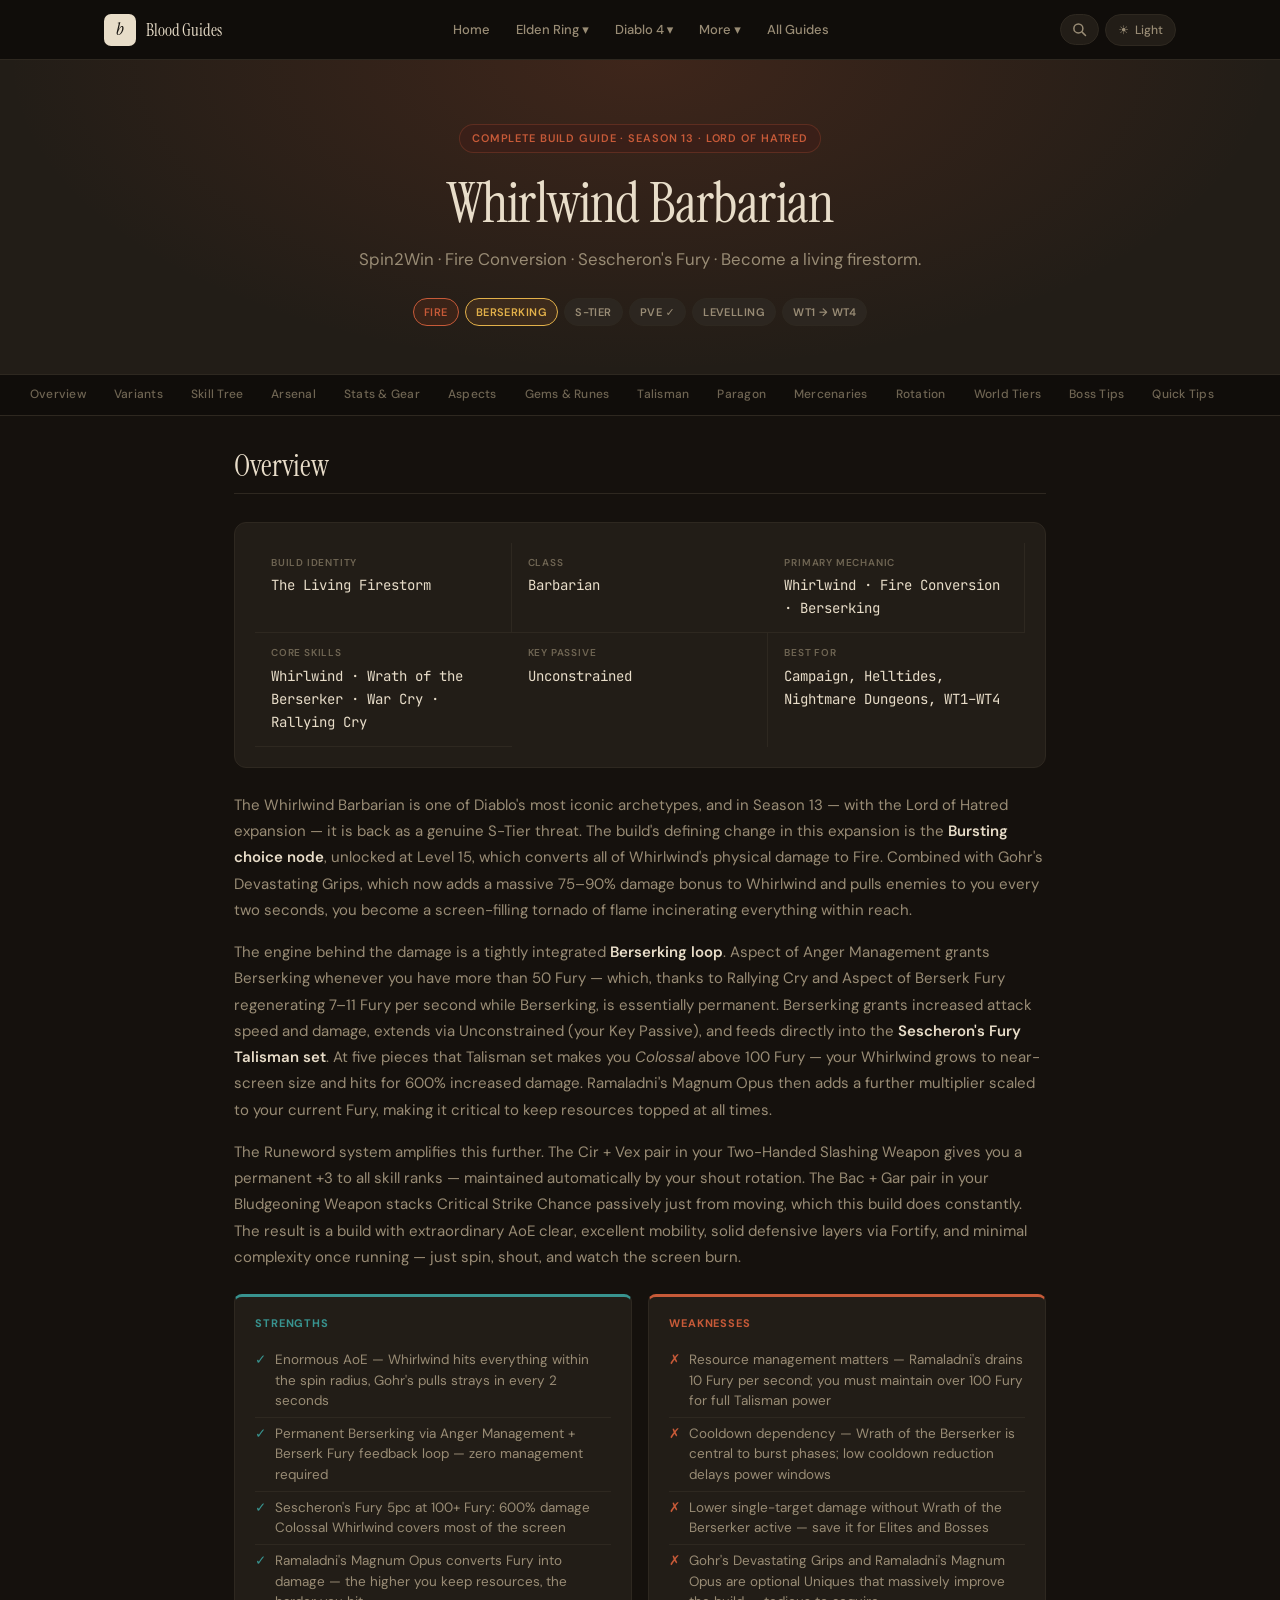
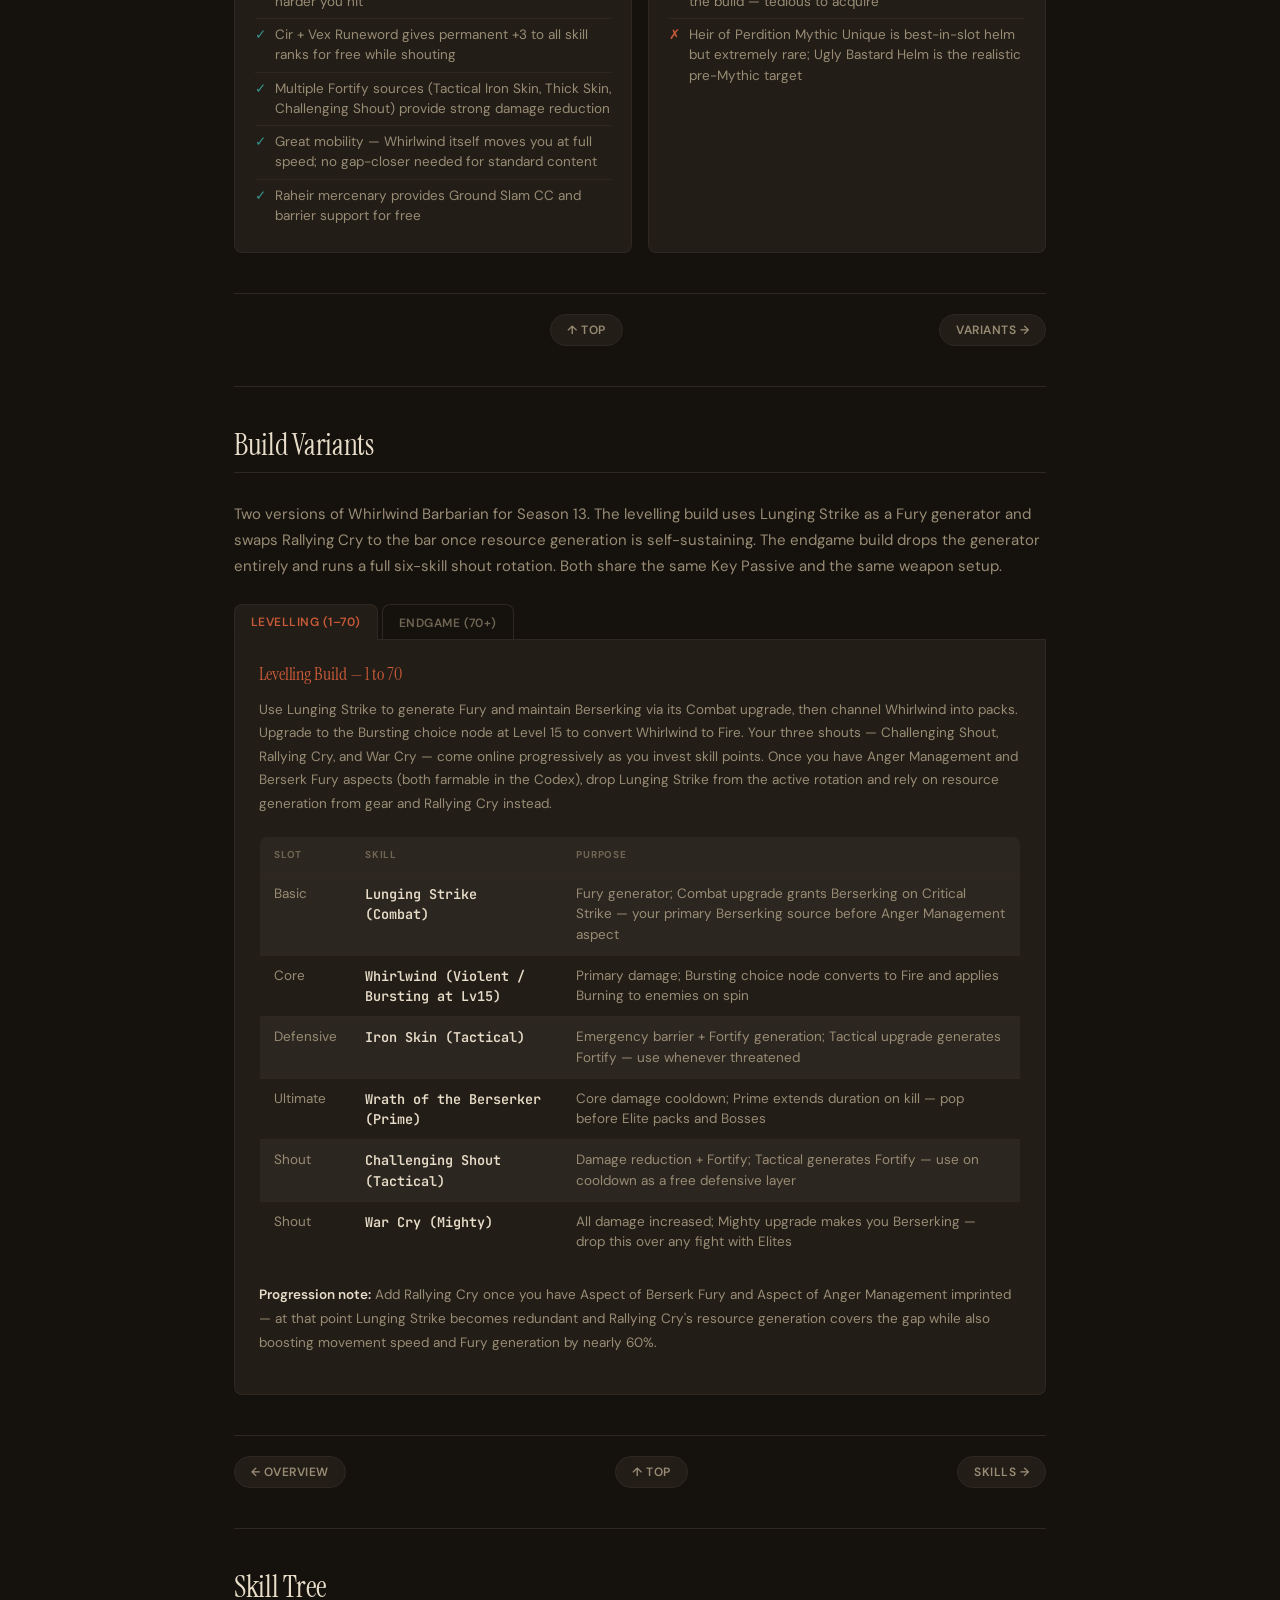
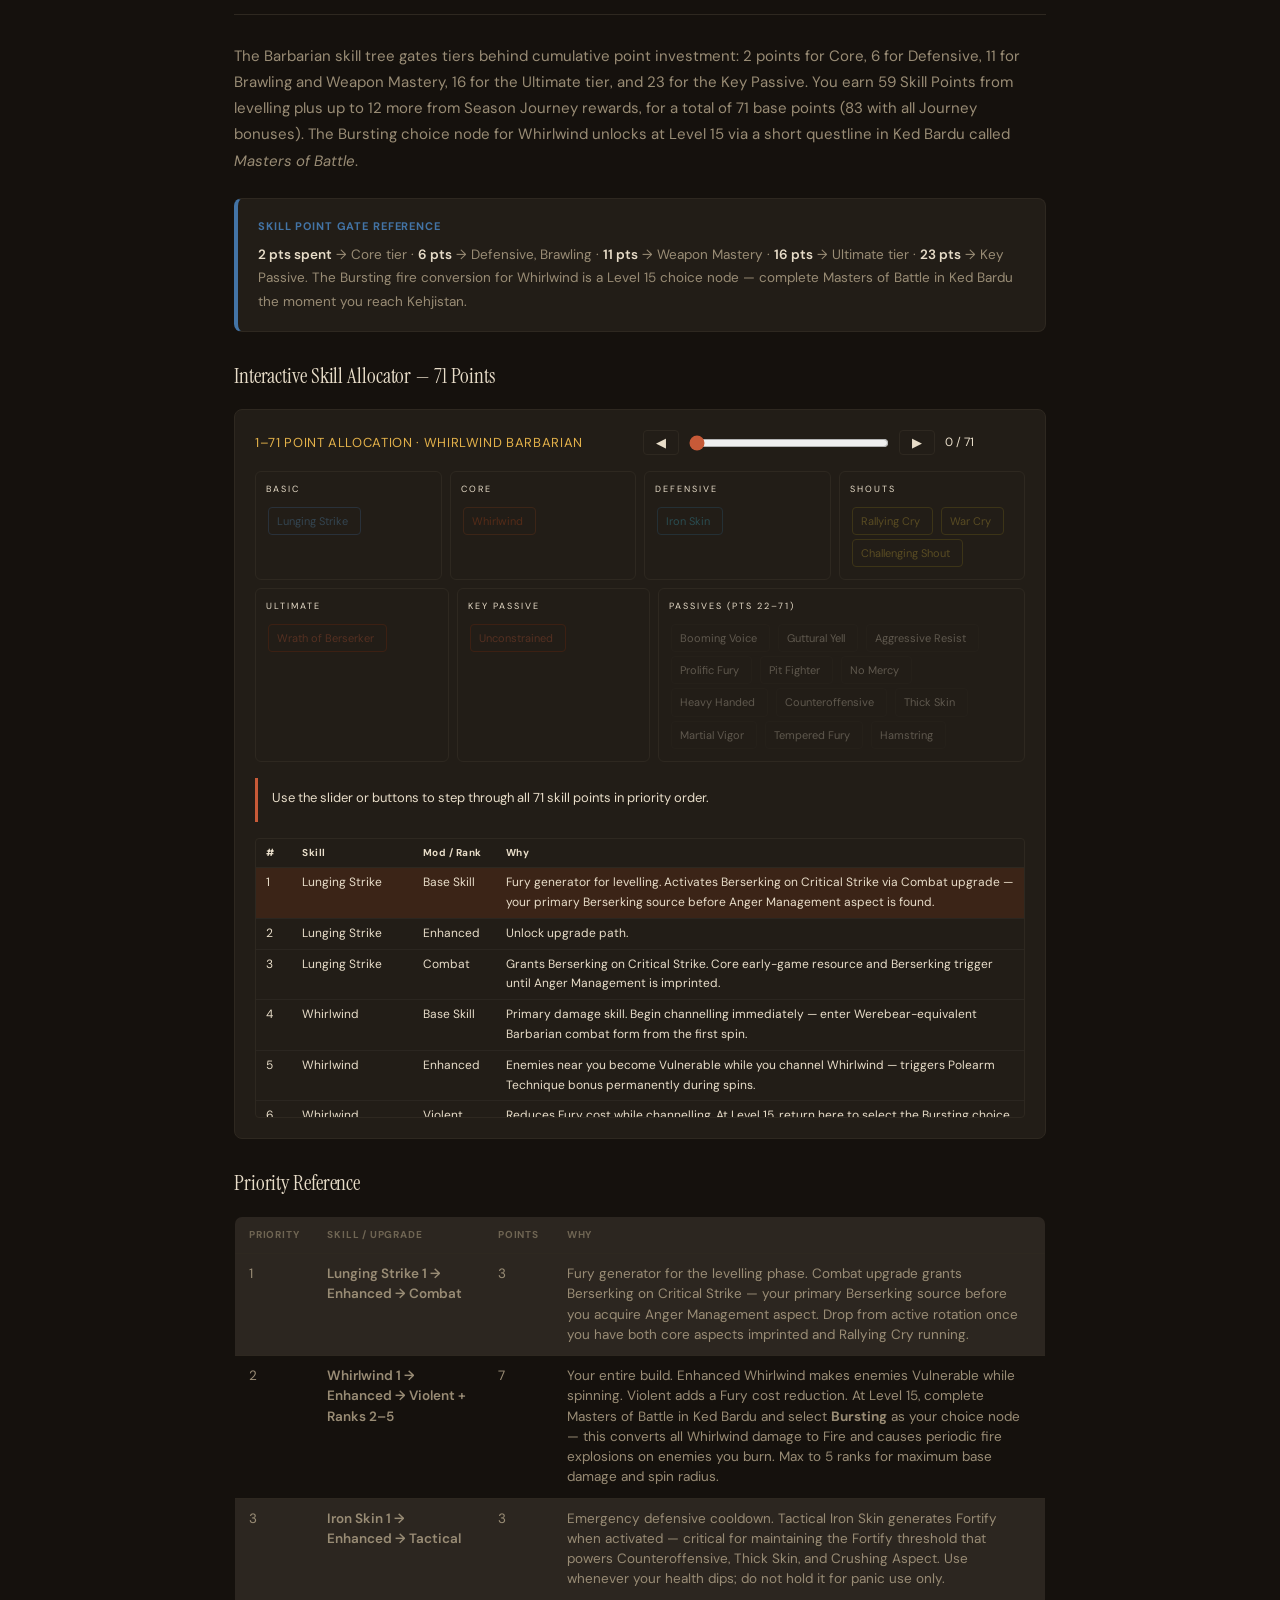
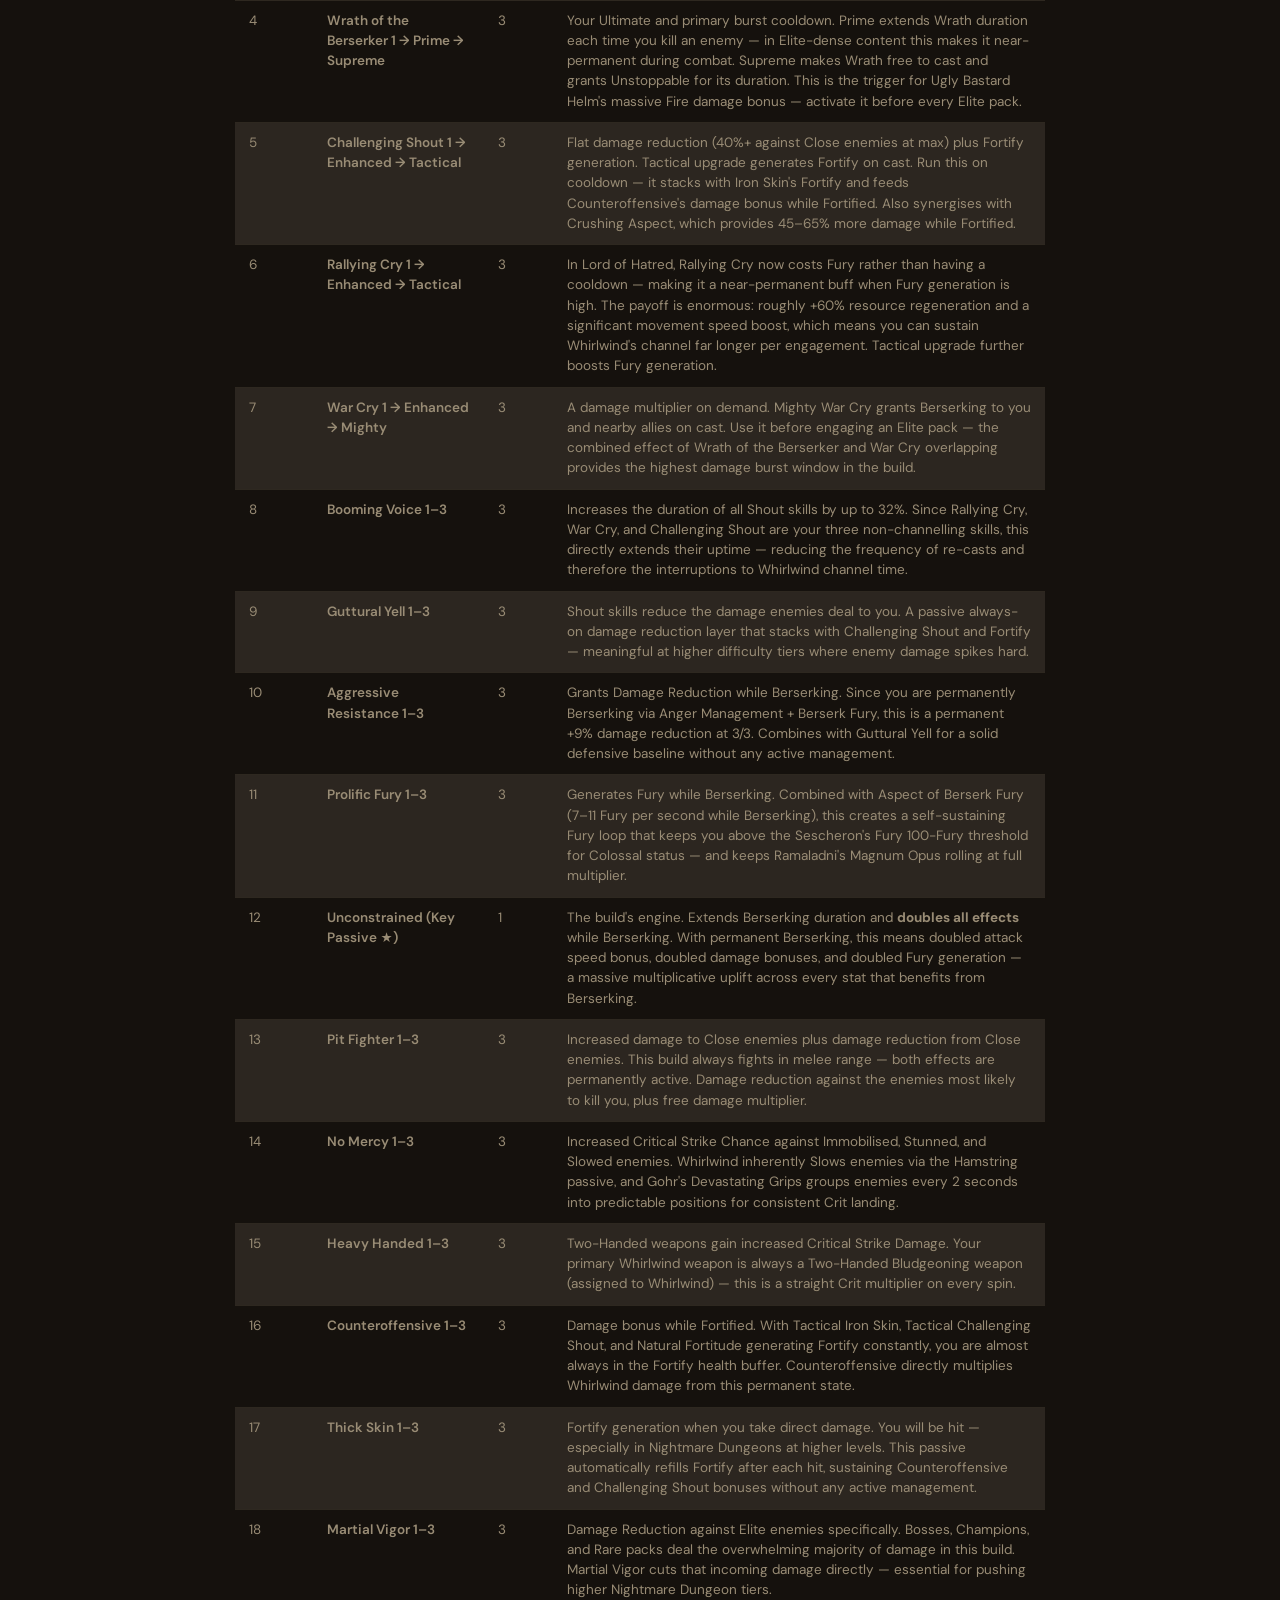
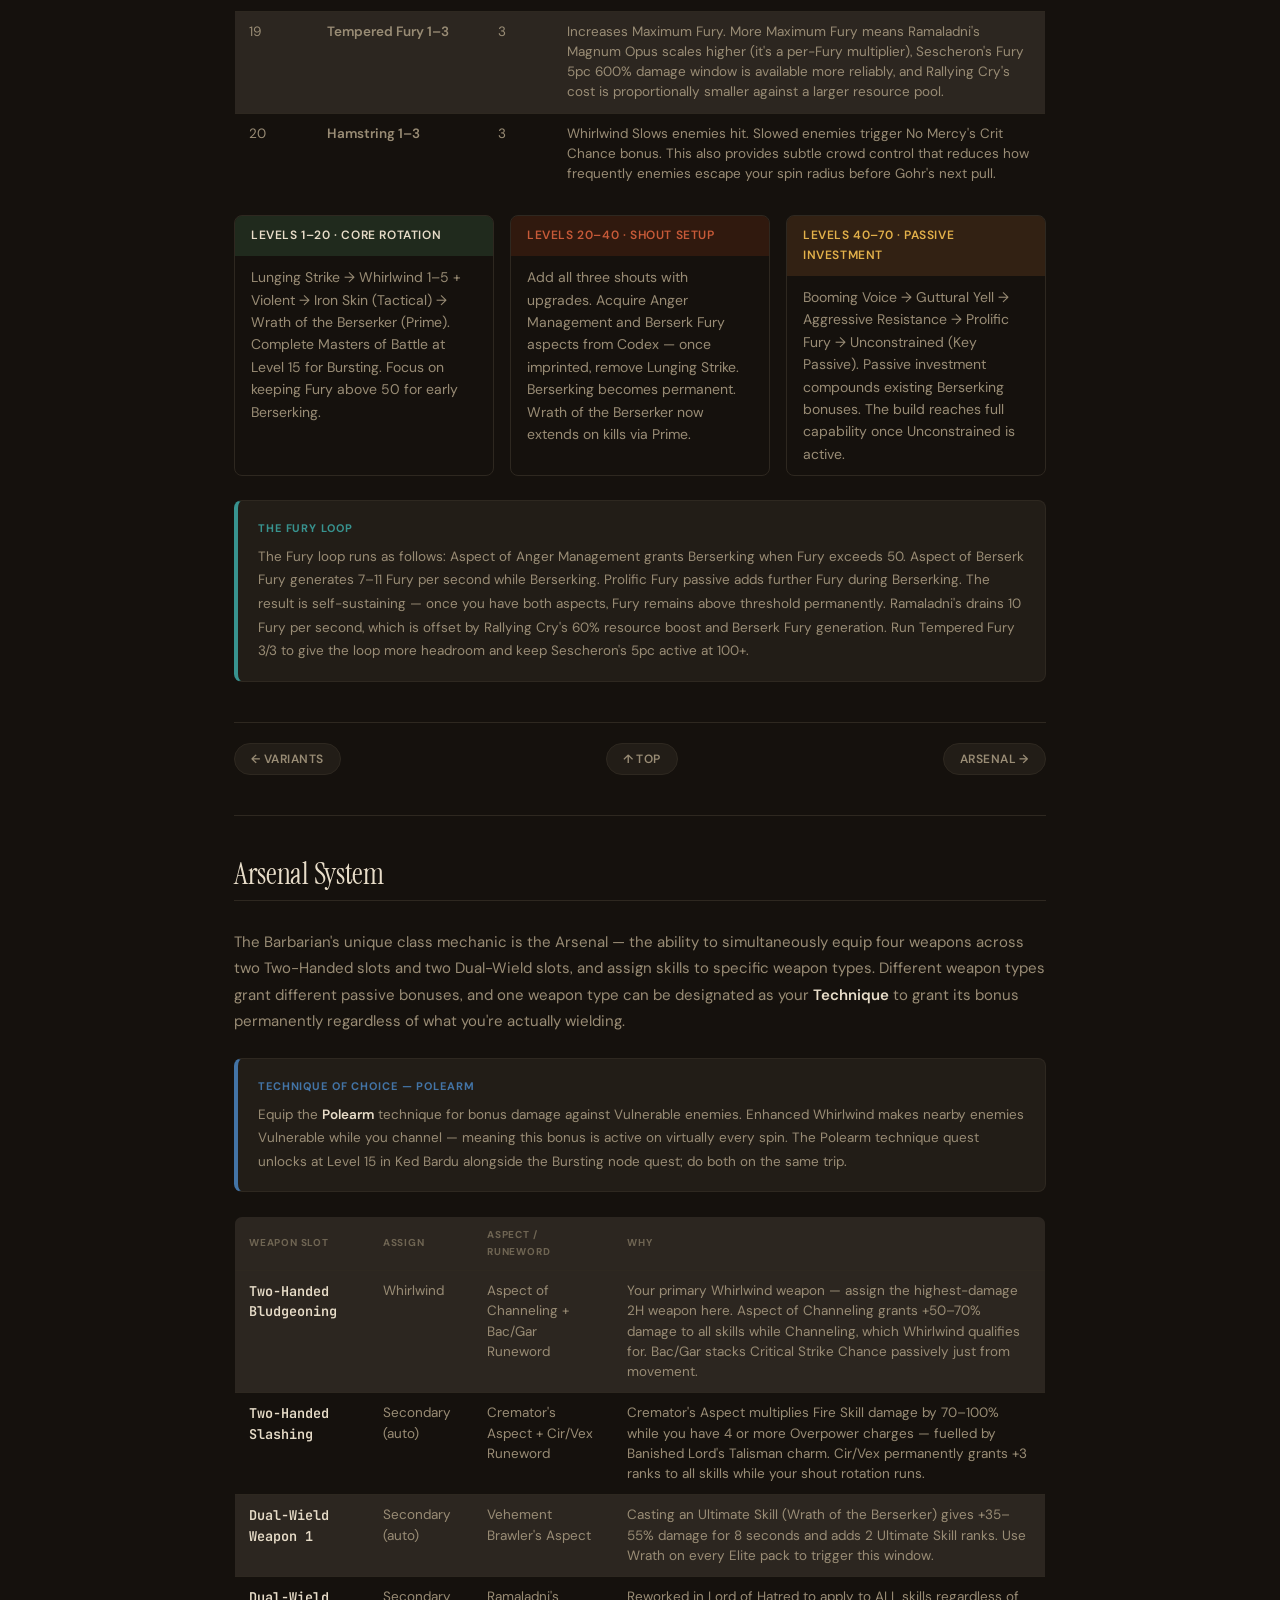
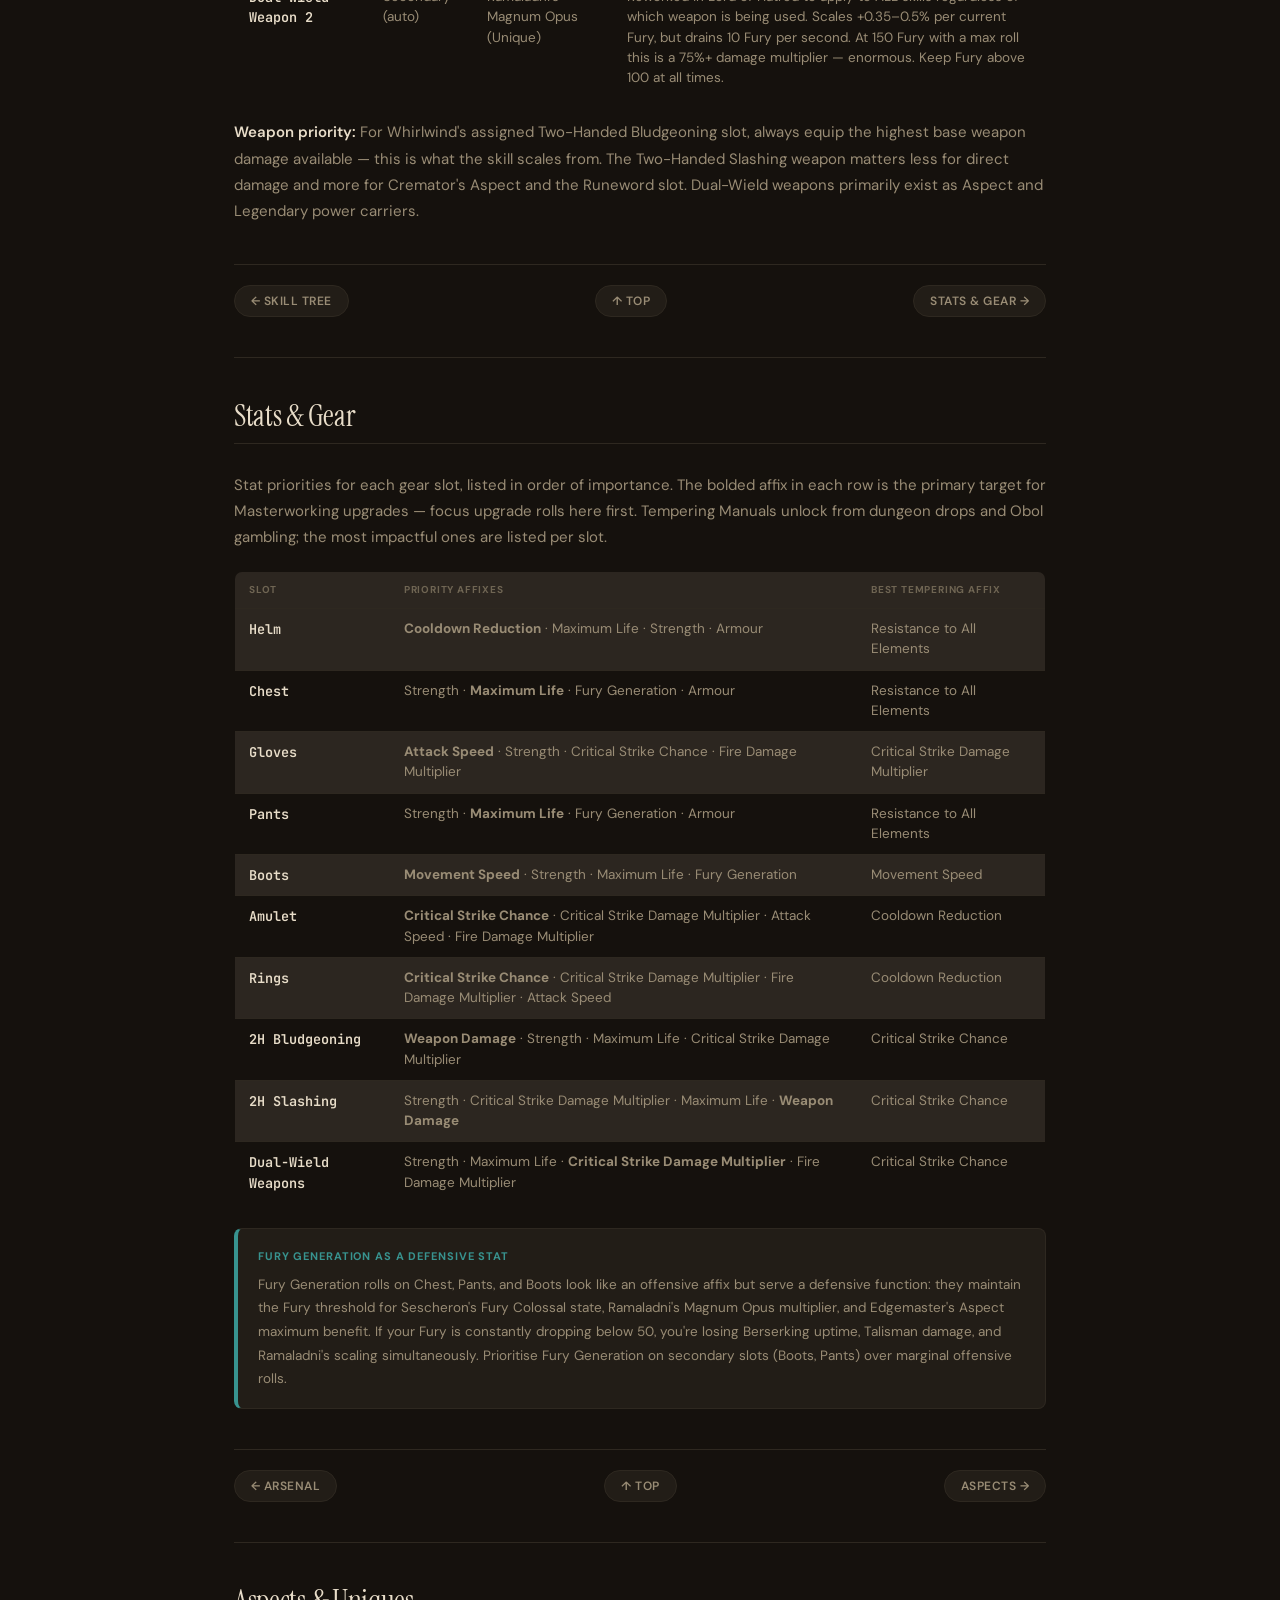
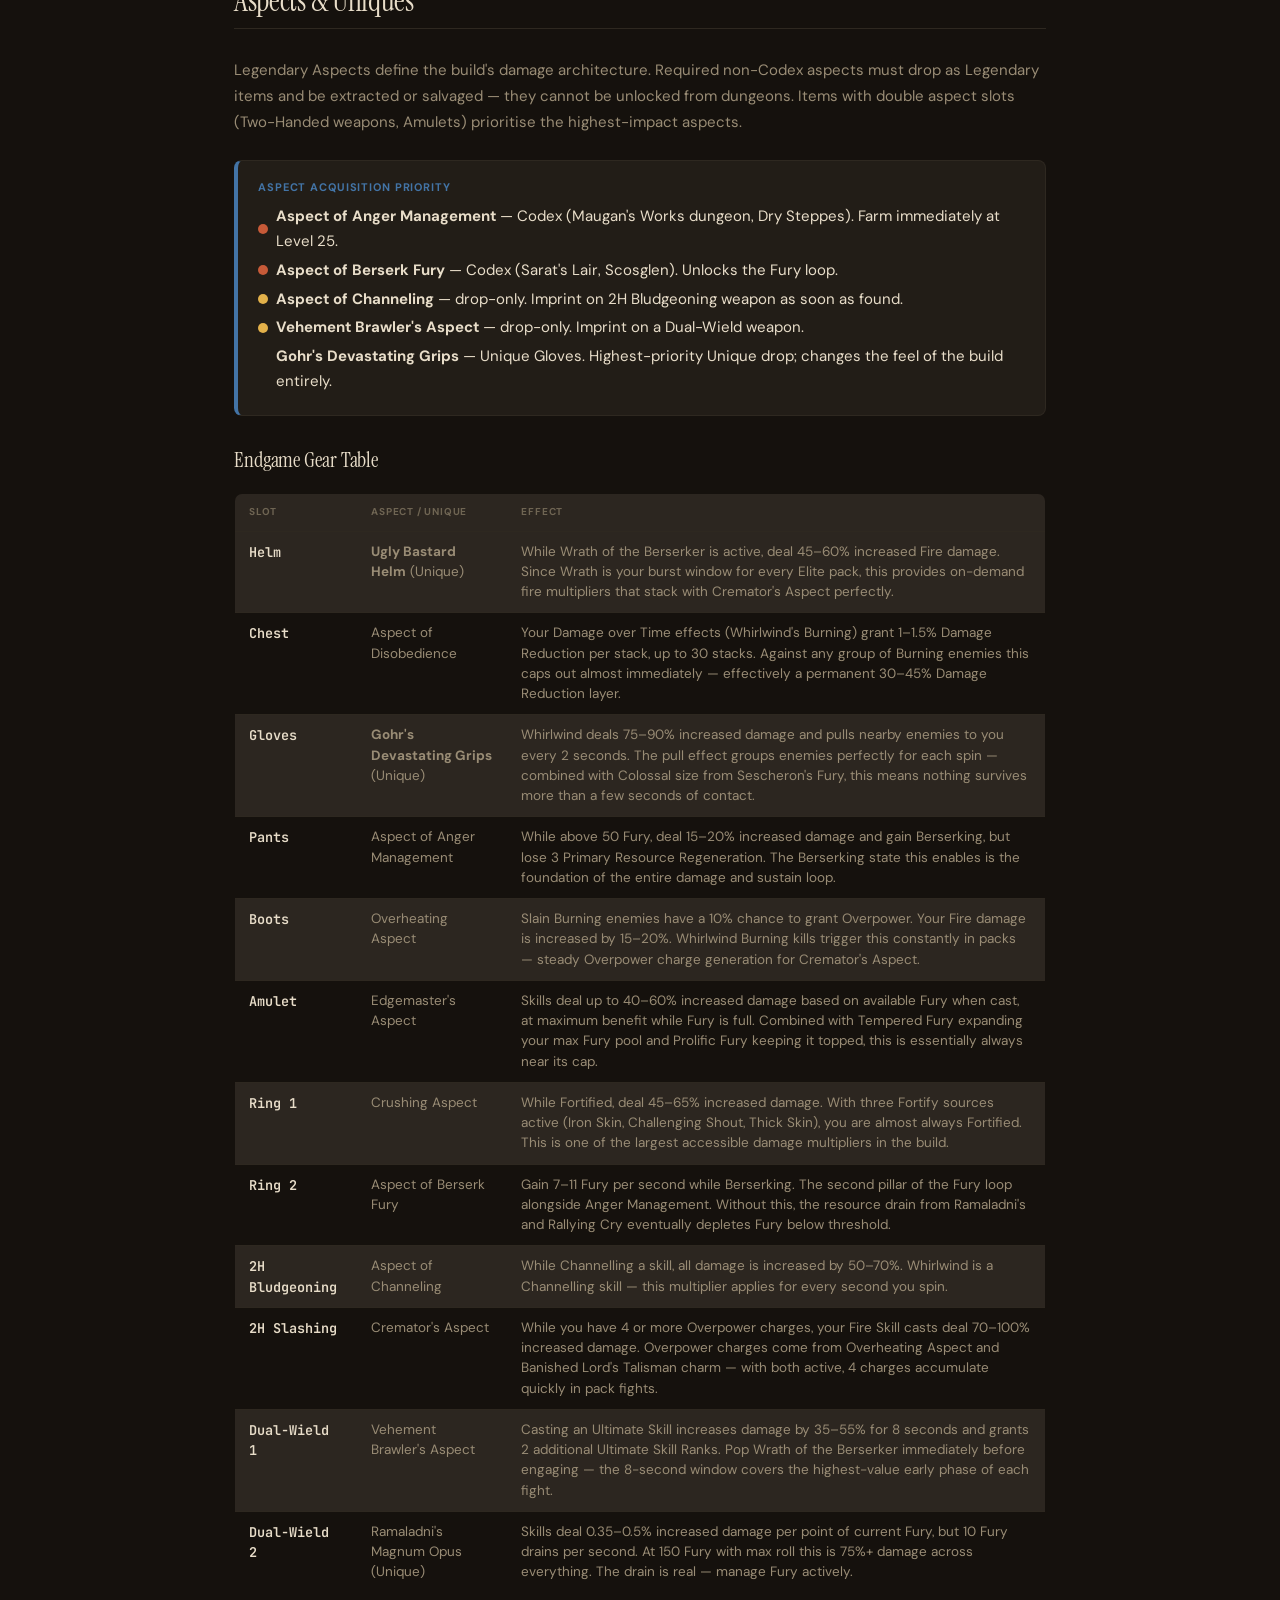
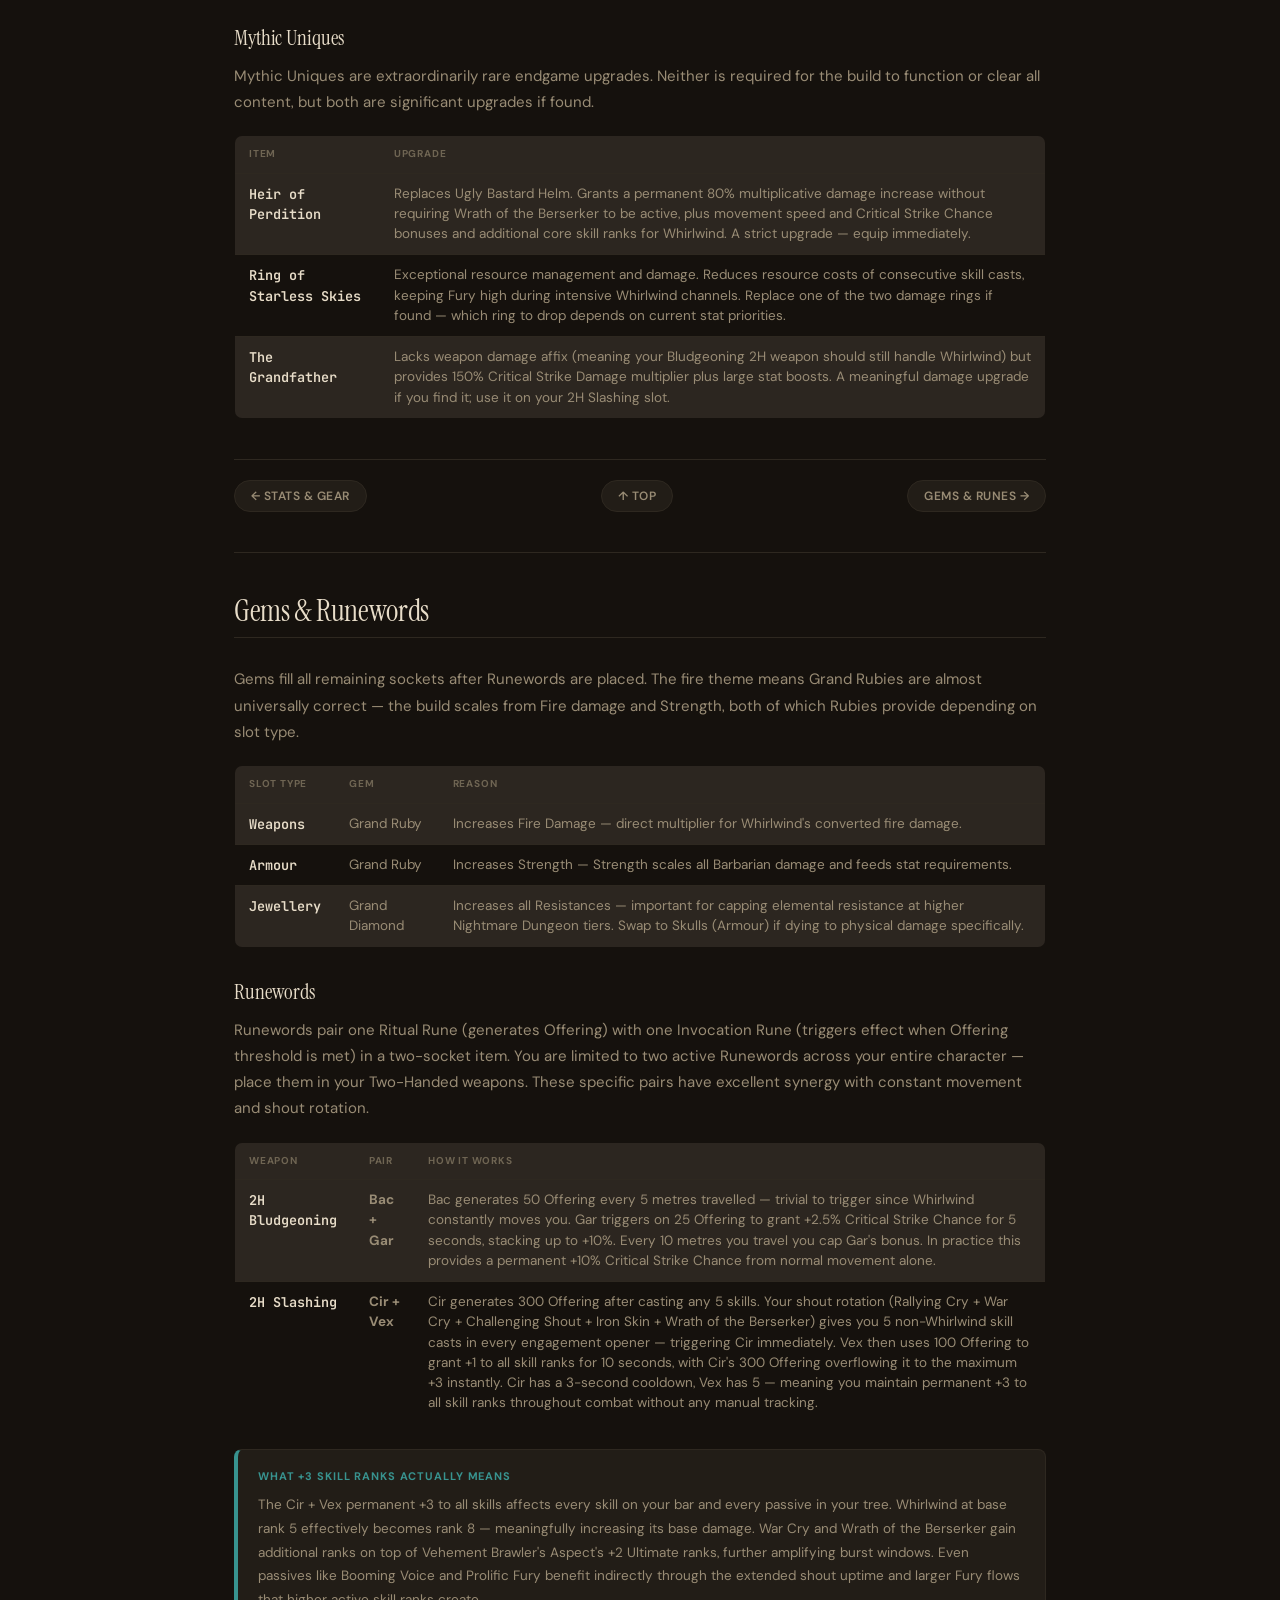
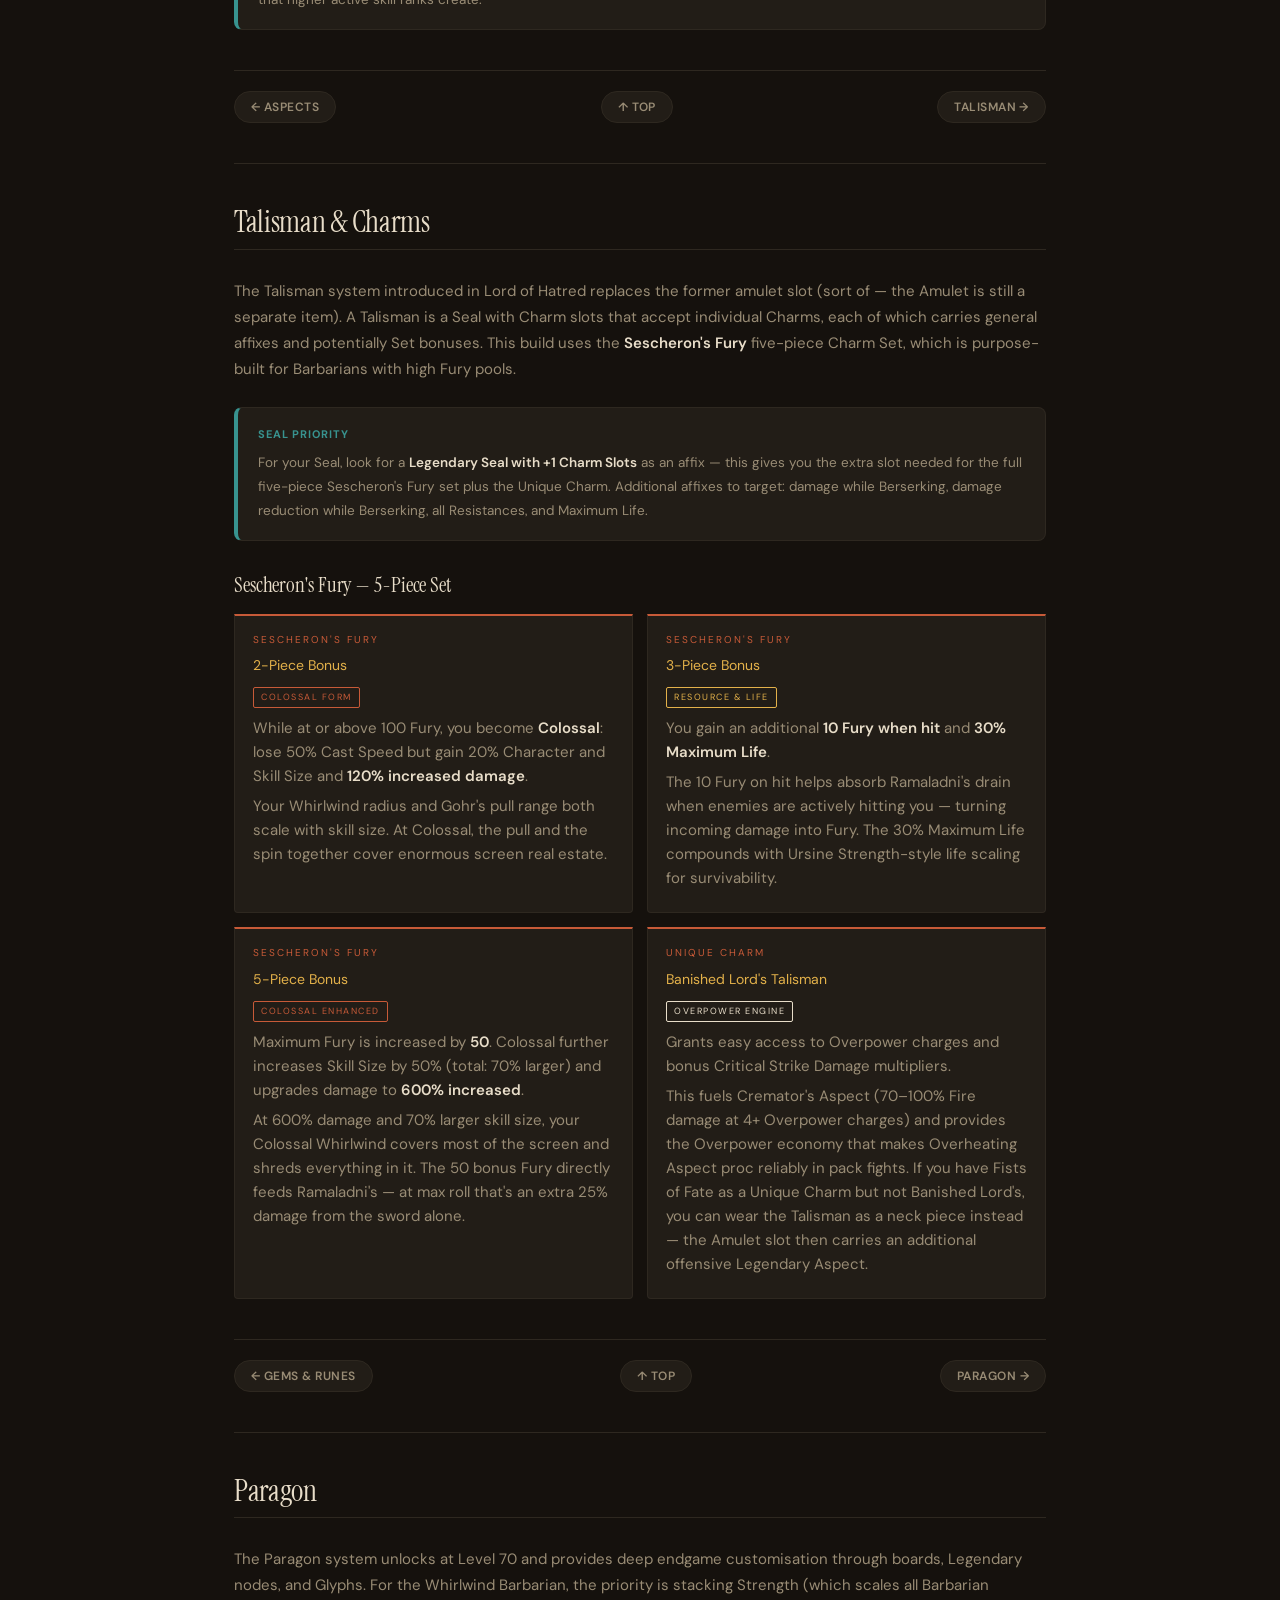
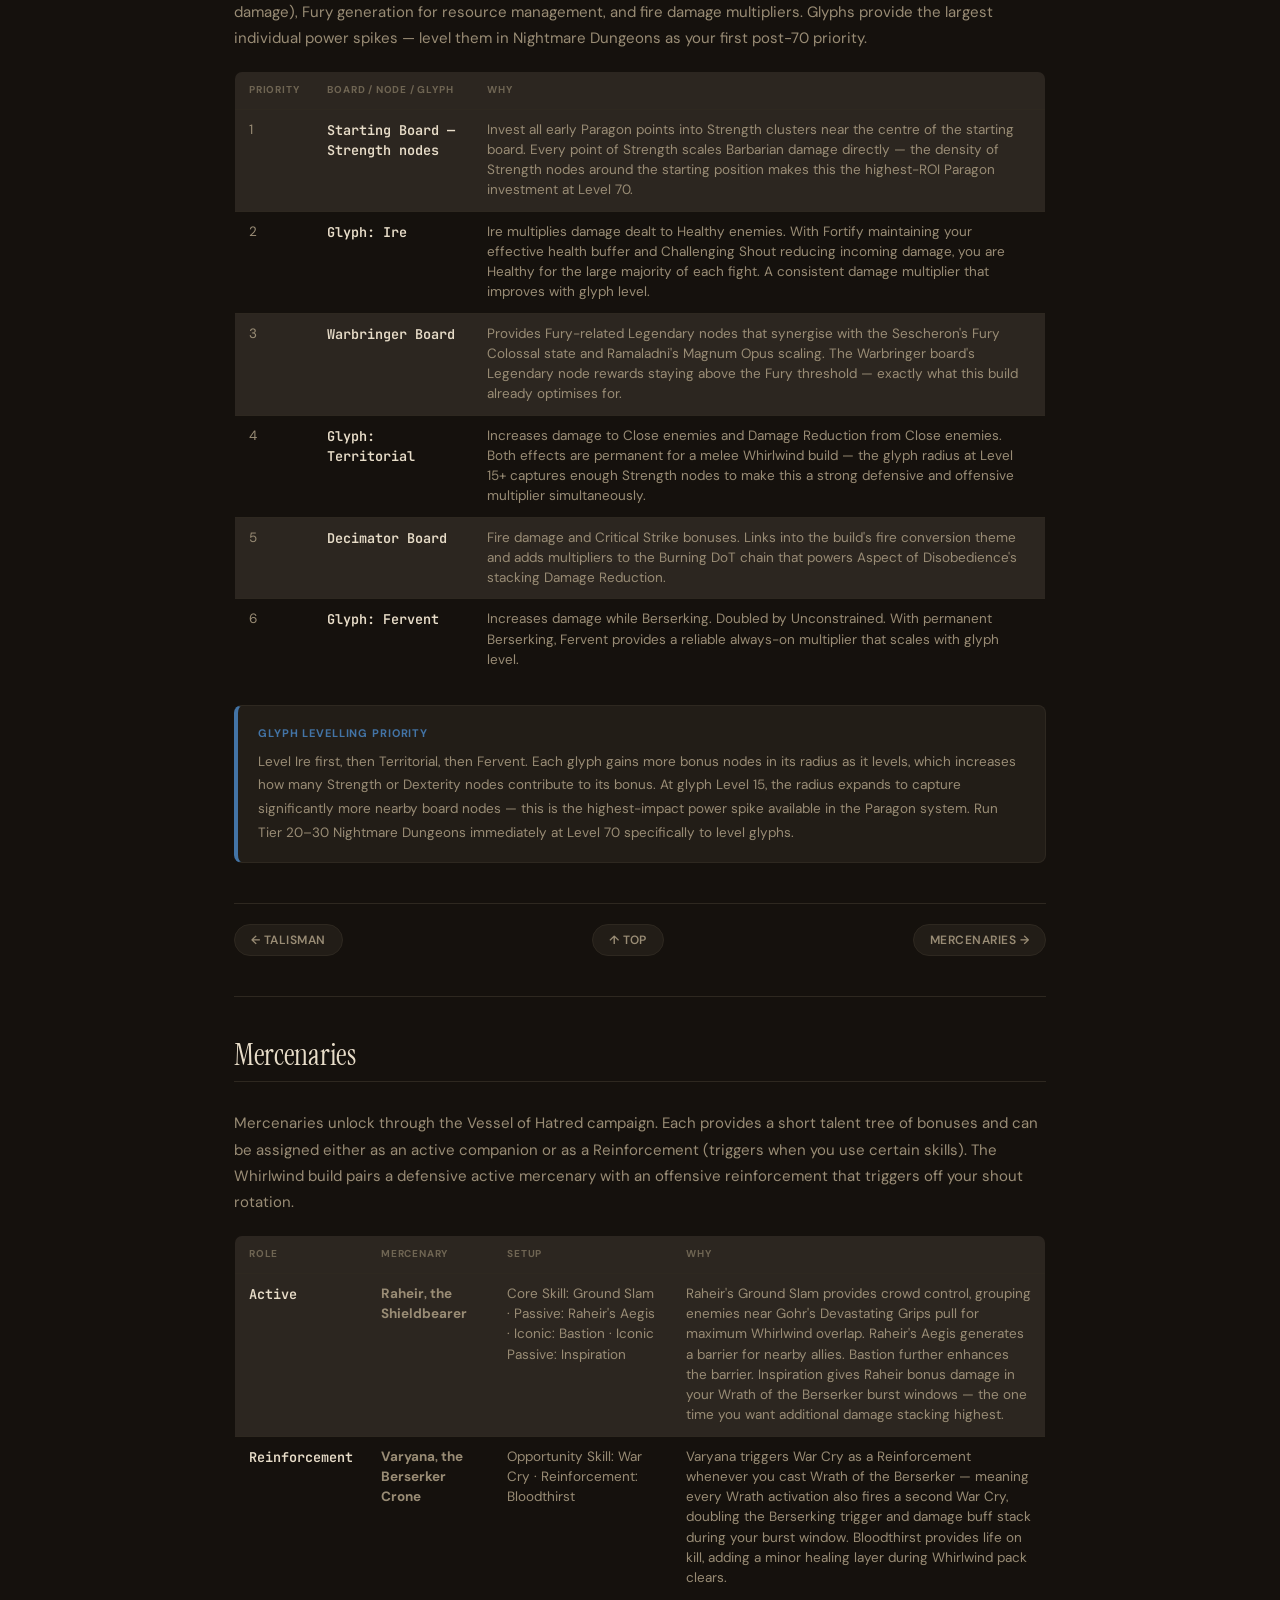
<file: diablo4-whirlwind-barbarian-build/index.html>
<!DOCTYPE html>
<html lang="en">
<head>
<meta charset="UTF-8">
<meta name="viewport" content="width=device-width, initial-scale=1.0">
<title>Diablo 4 Whirlwind Barbarian Build | Spin to Win Fire Guide Season 13</title>
<meta name="description" content="Diablo 4 Whirlwind Barbarian build guide. Best skill tree, aspects, Talisman, Runewords, and rotation for fire Spin2Win. Updated Season 13 Lord of Hatred.">
<meta property="og:title" content="Diablo 4 Whirlwind Barbarian Build | Spin to Win Fire Guide Season 13">
<meta property="og:description" content="Become an unstoppable firestorm. Full Whirlwind Barbarian build — skills, Talisman, Runewords, aspects, mercenaries, and boss tips. Updated for Season 13.">
<meta property="og:url" content="https://bloodguides.pages.dev/diablo4-whirlwind-barbarian-build/">
<meta property="og:site_name" content="Blood Guides">
<meta property="og:image" content="https://bloodguides.pages.dev/og-image.png">
<meta name="twitter:card" content="summary_large_image">
<meta name="twitter:image" content="https://bloodguides.pages.dev/og-image.png">
<link rel="icon" type="image/svg+xml" href="/favicon.svg">
<link rel="preconnect" href="https://fonts.googleapis.com">
<link href="https://fonts.googleapis.com/css2?family=Instrument+Serif:ital@0;1&family=DM+Sans:wght@400;500;600;700&family=JetBrains+Mono:wght@400;500;600&display=swap" rel="stylesheet">
<link rel="stylesheet" href="/site.css">
<style>
/* D4 Barbarian — bengara fire */
.hero {
  background:
    radial-gradient(ellipse at 50% 0%, rgba(176,73,42,0.2) 0%, transparent 70%),
    var(--surface);
}
/* Badge colours */
.badge.red    { color: var(--accent);  border-color: var(--accent);  background: rgba(200,76,26,0.12); }
.badge.amber  { color: var(--gold);    border-color: var(--gold);    background: rgba(212,129,58,0.12); }
.badge.orange { color: var(--gold2);   border-color: var(--gold2);   background: rgba(240,168,64,0.10); }

/* Skill progression cards */
.progression-grid { display: grid; grid-template-columns: repeat(auto-fit, minmax(260px, 1fr)); gap: 16px; margin: 20px 0 24px; }
.prog-stage { background: var(--surface2); border: 1px solid var(--border); border-radius: 8px; overflow: hidden; }
.prog-header { padding: 10px 16px; font-family: var(--font-ui); font-size: 12px; font-weight: 600; letter-spacing: .05em; text-transform: uppercase; }
.prog-header.early { background: rgba(93,184,122,.15); color: var(--green); }
.prog-header.mid   { background: rgba(200,76,26,.15);  color: var(--accent); }
.prog-header.end   { background: rgba(212,129,58,.15); color: var(--gold); }
.prog-stage > p { padding: 10px 16px; margin: 0; font-size: 14px; line-height: 1.6; }
.prog-stage > p + p { padding-top: 8px; border-top: 1px solid var(--border); }

/* Talisman set grid */
.talisman-grid { display: grid; grid-template-columns: repeat(auto-fill, minmax(280px, 1fr)); gap: 14px; margin: 16px 0; }
.talisman-card { background: var(--surface); border: 1px solid var(--border); border-top: 2px solid var(--accent); border-radius: 0 0 4px 4px; padding: 16px 18px; }
.talisman-card .tal-set  { font-family: var(--font-ui); font-size: 10px; letter-spacing: 2px; text-transform: uppercase; color: var(--accent); margin-bottom: 6px; }
.talisman-card .tal-name { font-family: var(--font-ui); font-size: 14px; color: var(--gold); margin-bottom: 6px; }
.talisman-card .tal-tag  { display: inline-block; font-family: var(--font-ui); font-size: 9px; letter-spacing: 1.5px; text-transform: uppercase; padding: 2px 7px; border: 1px solid var(--accent); color: var(--accent); border-radius: 2px; margin-bottom: 8px; }
.talisman-card .tal-tag.gold { border-color: var(--gold); color: var(--gold); }
.talisman-card .tal-tag.green { border-color: var(--green); color: var(--green); }
.talisman-card p { font-size: 15px; margin-bottom: 6px; }

/* Skill row key colour */
.skill-row-key { color: var(--gold); font-weight: 600; }

/* Aspect priority bar */
.aspect-priority { display: flex; align-items: center; gap: 8px; margin-bottom: 4px; }
.aspect-dot { width: 10px; height: 10px; border-radius: 50%; background: var(--accent); flex-shrink: 0; }
.aspect-dot.gold { background: var(--gold); }
.aspect-dot.blue { background: var(--blue); }
.aspect-dot.grey { background: var(--border); }

/* ── Skill Tree Widget ───────────────────────────────────────────────── */
.stw{background:var(--surface);border:1px solid var(--border);border-radius:8px;padding:20px;margin:20px 0}
.stw-header{display:flex;flex-wrap:wrap;align-items:center;justify-content:space-between;gap:12px;margin-bottom:16px}
.stw-title{font-family:var(--font-ui);font-size:13px;letter-spacing:.05em;text-transform:uppercase;color:var(--gold)}
.stw-controls{display:flex;align-items:center;gap:10px;flex-wrap:wrap}
.stw-controls button{background:var(--surface2);border:1px solid var(--border);color:var(--text);padding:4px 12px;border-radius:4px;cursor:pointer;font-size:13px}
.stw-controls button:hover{border-color:var(--accent);color:var(--accent)}
#bar-slider{width:200px;accent-color:var(--accent)}
.stw-pt-label{font-family:var(--font-ui);font-size:12px;color:var(--gold2);min-width:80px}
.stw-nodes{display:flex;flex-wrap:wrap;gap:8px;margin-bottom:16px}
.stw-group{background:var(--surface2);border:1px solid var(--border);border-radius:6px;padding:10px;flex:1 1 180px}
.stw-group-label{font-family:var(--font-ui);font-size:9px;letter-spacing:2px;text-transform:uppercase;color:var(--text3);margin-bottom:8px}
.stw-node{display:inline-flex;align-items:center;gap:4px;padding:4px 8px;border-radius:4px;border:1px solid var(--border);font-size:11px;margin:2px;opacity:.3;transition:opacity .15s,border-color .15s,box-shadow .15s;cursor:default;white-space:nowrap}
.stw-node.active{opacity:1}
.stw-node.current{box-shadow:0 0 0 2px var(--gold2)}
.stw-node-rank{font-size:9px;opacity:.75;font-style:italic}
.chip-basic{border-color:#3a5f8a;color:#5b9fd4}.chip-basic.active{background:rgba(91,159,212,.15);border-color:#5b9fd4}
.chip-core{border-color:#7a3a1a;color:#c84c1a}.chip-core.active{background:rgba(200,76,26,.15);border-color:#c84c1a}
.chip-def{border-color:#2a5c7a;color:#3ab8d4}.chip-def.active{background:rgba(58,184,212,.12);border-color:#3ab8d4}
.chip-shout{border-color:#7a6a1a;color:#d4b43c}.chip-shout.active{background:rgba(212,180,60,.12);border-color:#d4b43c}
.chip-ult{border-color:#7a2a0a;color:var(--accent)}.chip-ult.active{background:rgba(200,76,26,.15);border-color:var(--accent)}
.chip-pass{border-color:var(--border);color:var(--text2)}.chip-pass.active{background:rgba(255,255,255,.06);border-color:var(--text3)}
.stw-callout{background:var(--surface2);border-left:3px solid var(--accent);padding:10px 14px;font-size:13px;margin-bottom:16px;border-radius:0 4px 4px 0;min-height:44px;line-height:1.6}
.stw-table-wrap{max-height:280px;overflow-y:auto;border:1px solid var(--border);border-radius:4px}
.stw-table{width:100%;border-collapse:collapse;font-size:12px}
.stw-table th{background:var(--surface2);position:sticky;top:0;padding:6px 10px;text-align:left;font-family:var(--font-ui);font-size:10px;letter-spacing:.05em;border-bottom:1px solid var(--border)}
.stw-table td{padding:5px 10px;border-bottom:1px solid rgba(255,255,255,.04);vertical-align:top}
.stw-table tr.stw-active-row td{background:rgba(200,76,26,.15)}
.stw-table tr.stw-done-row{opacity:.5}
</style>
</head>
<body>
<div id="page-top"></div>

<!-- SITE NAV -->
<header class="site-nav">
  <div class="site-nav-inner">
    <a class="site-nav-logo" href="/">
      <svg viewBox="0 0 64 64" xmlns="http://www.w3.org/2000/svg" aria-hidden="true">
        <line x1="32" y1="4" x2="32" y2="50" stroke="currentColor" stroke-width="4" stroke-linecap="round"/>
        <line x1="16" y1="26" x2="48" y2="26" stroke="currentColor" stroke-width="4" stroke-linecap="round"/>
        <circle cx="32" cy="56" r="5" fill="currentColor"/>
        <ellipse cx="32" cy="6" rx="5" ry="6" fill="var(--accent)"/>
      </svg>
      Blood Guides
    </a>
    <ul class="site-nav-links" id="guide-nav">
      <li><a href="/">Home</a></li>
      <li>
        <a href="#">Elden Ring ▾</a>
        <ul>
          <li><a href="/samurai-bleed-build/">Samurai Bleed Build</a></li>
          <li><a href="/elden-ring-tank-build/">Tank Build (Great Shield)</a></li>
          <li><a href="/dragon-faith-build/">Dragon Faith Build</a></li>
          <li><a href="/rivers-of-blood-build/">Rivers of Blood Build</a></li>
        </ul>
      </li>
      <li>
        <a href="#">Diablo 4 ▾</a>
        <ul>
          <li><a href="/diablo4-necromancer-minion-build/">Necromancer Minion</a></li>
          <li><a href="/diablo4-druid-bear-build/">Druid Bear</a></li>
          <li><a href="/diablo4-paladin-blessed-hammer-build/">Paladin Blessed Hammer</a></li>
          <li><a href="/diablo4-whirlwind-barbarian-build/">Whirlwind Barbarian</a></li>
        </ul>
      </li>
      <li>
        <a href="#">More ▾</a>
        <ul>
          <li><a href="/#filter-bg3">Baldur's Gate 3</a></li>
          <li><a href="/#filter-fallout76">Fallout 76</a></li>
          <li><a href="/#filter-fallout4">Fallout 4</a></li>
          <li><a href="/#filter-darktide">40K: Darktide</a></li>
          <li><a href="/#filter-spacemarine2">40K: Space Marine 2</a></li>
        </ul>
      </li>
      <li><a href="/">All Guides</a></li>
    </ul>
    <div class="header-actions">
      <button class="icon-btn" title="Search" aria-label="Search" style="min-width:unset;padding:0.45rem 0.7rem;">
        <svg width="15" height="15" viewBox="0 0 20 20" fill="none" stroke="currentColor" stroke-width="2" stroke-linecap="round"><circle cx="8.5" cy="8.5" r="6"/><line x1="13.5" y1="13.5" x2="18" y2="18"/></svg>
      </button>
      <button class="icon-btn theme-toggle" title="Toggle theme" aria-label="Toggle theme">
        <span class="toggle-icon">☀️</span> Light
      </button>
      <button class="icon-btn nav-mobile-toggle" aria-label="Open menu" aria-expanded="false" aria-controls="guide-nav">☰</button>
    </div>
  </div>
</header>

<button id="fab-top" onclick="document.getElementById('page-top').scrollIntoView({behavior:'smooth'})">↑ Top</button>

<!-- HERO -->
<div class="hero">
  <span class="hero-tag">Complete Build Guide · Season 13 · Lord of Hatred</span>
  <h1 class="title">Whirlwind Barbarian</h1>
  <p class="subtitle">Spin2Win · Fire Conversion · Sescheron's Fury · Become a living firestorm.</p>
  <div class="badges">
    <span class="badge red">Fire</span>
    <span class="badge amber">Berserking</span>
    <span class="badge">S-Tier</span>
    <span class="badge">PvE ✓</span>
    <span class="badge">Levelling</span>
    <span class="badge">WT1 → WT4</span>
  </div>
</div>

<!-- IN-PAGE NAV -->
<nav class="section-nav">
  <ul>
    <li><button onclick="document.getElementById('overview').scrollIntoView({behavior:'smooth'})">Overview</button></li>
    <li><button onclick="document.getElementById('variants').scrollIntoView({behavior:'smooth'})">Variants</button></li>
    <li><button onclick="document.getElementById('skills').scrollIntoView({behavior:'smooth'})">Skill Tree</button></li>
    <li><button onclick="document.getElementById('arsenal').scrollIntoView({behavior:'smooth'})">Arsenal</button></li>
    <li><button onclick="document.getElementById('stats').scrollIntoView({behavior:'smooth'})">Stats &amp; Gear</button></li>
    <li><button onclick="document.getElementById('aspects').scrollIntoView({behavior:'smooth'})">Aspects</button></li>
    <li><button onclick="document.getElementById('gems').scrollIntoView({behavior:'smooth'})">Gems &amp; Runes</button></li>
    <li><button onclick="document.getElementById('talisman').scrollIntoView({behavior:'smooth'})">Talisman</button></li>
    <li><button onclick="document.getElementById('paragon').scrollIntoView({behavior:'smooth'})">Paragon</button></li>
    <li><button onclick="document.getElementById('mercenaries').scrollIntoView({behavior:'smooth'})">Mercenaries</button></li>
    <li><button onclick="document.getElementById('rotation').scrollIntoView({behavior:'smooth'})">Rotation</button></li>
    <li><button onclick="document.getElementById('worldtiers').scrollIntoView({behavior:'smooth'})">World Tiers</button></li>
    <li><button onclick="document.getElementById('bosses').scrollIntoView({behavior:'smooth'})">Boss Tips</button></li>
    <li><button onclick="document.getElementById('tips').scrollIntoView({behavior:'smooth'})">Quick Tips</button></li>
  </ul>
</nav>

<div class="content">

<!-- OVERVIEW -->
<section id="overview">
  <h2>Overview</h2>
  <div class="section-rule"></div>

  <div class="summary-box">
    <div class="summary-grid">
      <div class="summary-item"><span class="summary-label">Build Identity</span><span class="summary-value">The Living Firestorm</span></div>
      <div class="summary-item"><span class="summary-label">Class</span><span class="summary-value">Barbarian</span></div>
      <div class="summary-item"><span class="summary-label">Primary Mechanic</span><span class="summary-value">Whirlwind · Fire Conversion · Berserking</span></div>
      <div class="summary-item"><span class="summary-label">Core Skills</span><span class="summary-value">Whirlwind · Wrath of the Berserker · War Cry · Rallying Cry</span></div>
      <div class="summary-item"><span class="summary-label">Key Passive</span><span class="summary-value">Unconstrained</span></div>
      <div class="summary-item"><span class="summary-label">Best For</span><span class="summary-value">Campaign, Helltides, Nightmare Dungeons, WT1–WT4</span></div>
    </div>
  </div>

  <p>The Whirlwind Barbarian is one of Diablo's most iconic archetypes, and in Season 13 — with the Lord of Hatred expansion — it is back as a genuine S-Tier threat. The build's defining change in this expansion is the <strong>Bursting choice node</strong>, unlocked at Level 15, which converts all of Whirlwind's physical damage to Fire. Combined with Gohr's Devastating Grips, which now adds a massive 75–90% damage bonus to Whirlwind and pulls enemies to you every two seconds, you become a screen-filling tornado of flame incinerating everything within reach.</p>

  <p>The engine behind the damage is a tightly integrated <strong>Berserking loop</strong>. Aspect of Anger Management grants Berserking whenever you have more than 50 Fury — which, thanks to Rallying Cry and Aspect of Berserk Fury regenerating 7–11 Fury per second while Berserking, is essentially permanent. Berserking grants increased attack speed and damage, extends via Unconstrained (your Key Passive), and feeds directly into the <strong>Sescheron's Fury Talisman set</strong>. At five pieces that Talisman set makes you <em>Colossal</em> above 100 Fury — your Whirlwind grows to near-screen size and hits for 600% increased damage. Ramaladni's Magnum Opus then adds a further multiplier scaled to your current Fury, making it critical to keep resources topped at all times.</p>

  <p>The Runeword system amplifies this further. The Cir + Vex pair in your Two-Handed Slashing Weapon gives you a permanent +3 to all skill ranks — maintained automatically by your shout rotation. The Bac + Gar pair in your Bludgeoning Weapon stacks Critical Strike Chance passively just from moving, which this build does constantly. The result is a build with extraordinary AoE clear, excellent mobility, solid defensive layers via Fortify, and minimal complexity once running — just spin, shout, and watch the screen burn.</p>

  <div class="pro-con-grid">
    <div class="pro-box">
      <h4>Strengths</h4>
      <ul>
        <li>Enormous AoE — Whirlwind hits everything within the spin radius, Gohr's pulls strays in every 2 seconds</li>
        <li>Permanent Berserking via Anger Management + Berserk Fury feedback loop — zero management required</li>
        <li>Sescheron's Fury 5pc at 100+ Fury: 600% damage Colossal Whirlwind covers most of the screen</li>
        <li>Ramaladni's Magnum Opus converts Fury into damage — the higher you keep resources, the harder you hit</li>
        <li>Cir + Vex Runeword gives permanent +3 to all skill ranks for free while shouting</li>
        <li>Multiple Fortify sources (Tactical Iron Skin, Thick Skin, Challenging Shout) provide strong damage reduction</li>
        <li>Great mobility — Whirlwind itself moves you at full speed; no gap-closer needed for standard content</li>
        <li>Raheir mercenary provides Ground Slam CC and barrier support for free</li>
      </ul>
    </div>
    <div class="con-box">
      <h4>Weaknesses</h4>
      <ul>
        <li>Resource management matters — Ramaladni's drains 10 Fury per second; you must maintain over 100 Fury for full Talisman power</li>
        <li>Cooldown dependency — Wrath of the Berserker is central to burst phases; low cooldown reduction delays power windows</li>
        <li>Lower single-target damage without Wrath of the Berserker active — save it for Elites and Bosses</li>
        <li>Gohr's Devastating Grips and Ramaladni's Magnum Opus are optional Uniques that massively improve the build — tedious to acquire</li>
        <li>Heir of Perdition Mythic Unique is best-in-slot helm but extremely rare; Ugly Bastard Helm is the realistic pre-Mythic target</li>
      </ul>
    </div>
  </div>

  <div class="section-footer">
    <span></span>
    <button class="sec-btn center" onclick="document.getElementById('page-top').scrollIntoView({behavior:'smooth'})">↑ Top</button>
    <button class="sec-btn" onclick="document.getElementById('variants').scrollIntoView({behavior:'smooth'})">Variants →</button>
  </div>
</section>

<!-- VARIANTS -->
<section id="variants">
  <h2>Build Variants</h2>
  <div class="section-rule"></div>

  <p>Two versions of Whirlwind Barbarian for Season 13. The levelling build uses Lunging Strike as a Fury generator and swaps Rallying Cry to the bar once resource generation is self-sustaining. The endgame build drops the generator entirely and runs a full six-skill shout rotation. Both share the same Key Passive and the same weapon setup.</p>

  <div class="tabs">
    <button class="tab-btn active" onclick="switchTab(event,'leveling')">Levelling (1–70)</button>
    <button class="tab-btn" onclick="switchTab(event,'endgame')">Endgame (70+)</button>
  </div>

  <div class="tab-panel active" id="tab-leveling">
    <h3>Levelling Build — 1 to 70</h3>
    <p>Use Lunging Strike to generate Fury and maintain Berserking via its Combat upgrade, then channel Whirlwind into packs. Upgrade to the Bursting choice node at Level 15 to convert Whirlwind to Fire. Your three shouts — Challenging Shout, Rallying Cry, and War Cry — come online progressively as you invest skill points. Once you have Anger Management and Berserk Fury aspects (both farmable in the Codex), drop Lunging Strike from the active rotation and rely on resource generation from gear and Rallying Cry instead.</p>
    <table class="data-table">
      <tr><th>Slot</th><th>Skill</th><th>Purpose</th></tr>
      <tr><td>Basic</td><td class="highlight">Lunging Strike (Combat)</td><td>Fury generator; Combat upgrade grants Berserking on Critical Strike — your primary Berserking source before Anger Management aspect</td></tr>
      <tr><td>Core</td><td class="highlight">Whirlwind (Violent / Bursting at Lv15)</td><td>Primary damage; Bursting choice node converts to Fire and applies Burning to enemies on spin</td></tr>
      <tr><td>Defensive</td><td class="highlight">Iron Skin (Tactical)</td><td>Emergency barrier + Fortify generation; Tactical upgrade generates Fortify — use whenever threatened</td></tr>
      <tr><td>Ultimate</td><td class="highlight">Wrath of the Berserker (Prime)</td><td>Core damage cooldown; Prime extends duration on kill — pop before Elite packs and Bosses</td></tr>
      <tr><td>Shout</td><td class="highlight">Challenging Shout (Tactical)</td><td>Damage reduction + Fortify; Tactical generates Fortify — use on cooldown as a free defensive layer</td></tr>
      <tr><td>Shout</td><td class="highlight">War Cry (Mighty)</td><td>All damage increased; Mighty upgrade makes you Berserking — drop this over any fight with Elites</td></tr>
    </table>
    <p><strong>Progression note:</strong> Add Rallying Cry once you have Aspect of Berserk Fury and Aspect of Anger Management imprinted — at that point Lunging Strike becomes redundant and Rallying Cry's resource generation covers the gap while also boosting movement speed and Fury generation by nearly 60%.</p>
  </div>

  <div class="tab-panel" id="tab-endgame">
    <h3>Endgame Build — Post-70</h3>
    <p>The full six-skill shout rotation. No generator — Rallying Cry and gear affixes provide all the Fury regeneration needed. Whirlwind channels continuously while you manage three shout timers on cooldown. Wrath of the Berserker is your burst window for Elites and Bosses; Iron Skin is your emergency safety net; Challenging Shout and Rallying Cry run on near-permanent uptime to maintain Fortify, resource generation, and Sescheron's Fury set stacks.</p>
    <table class="data-table">
      <tr><th>Slot</th><th>Skill</th><th>Purpose</th></tr>
      <tr><td>Core</td><td class="highlight">Whirlwind (Violent/Bursting)</td><td>Permanent channel; fire damage burns everything; Gohr's pulls enemies in; Colossal size at 100+ Fury</td></tr>
      <tr><td>Defensive</td><td class="highlight">Iron Skin (Tactical)</td><td>Barrier + Fortify; use when health drops or entering a dangerous Elite phase</td></tr>
      <tr><td>Ultimate</td><td class="highlight">Wrath of the Berserker (Prime/Supreme)</td><td>Burst cooldown; triggers Ugly Bastard Helm's 45–60% Fire bonus; grants Unstoppable; use on every Elite pack</td></tr>
      <tr><td>Shout</td><td class="highlight">Rallying Cry (Tactical)</td><td>Costs Fury but provides +60% resource generation and movement speed — the Fury cost is negligible against the gain</td></tr>
      <tr><td>Shout</td><td class="highlight">War Cry (Mighty)</td><td>Damage multiplier + Berserking; use before each pack to front-load damage for Gohr's pull window</td></tr>
      <tr><td>Shout</td><td class="highlight">Challenging Shout (Tactical)</td><td>Damage reduction + Fortify; Critical Strike damage bonus while Fortified via Crushing Aspect</td></tr>
    </table>
    <p><strong>Key Passive — Unconstrained:</strong> Berserking duration is extended and all effects while Berserking are doubled. With permanent Berserking from Anger Management, this effectively means doubled attack speed bonus and doubled damage bonuses while spinning — the single most impactful passive in the build.</p>
  </div>

  <div class="section-footer">
    <button class="sec-btn" onclick="document.getElementById('overview').scrollIntoView({behavior:'smooth'})">← Overview</button>
    <button class="sec-btn center" onclick="document.getElementById('page-top').scrollIntoView({behavior:'smooth'})">↑ Top</button>
    <button class="sec-btn" onclick="document.getElementById('skills').scrollIntoView({behavior:'smooth'})">Skills →</button>
  </div>
</section>

<!-- SKILL TREE -->
<section id="skills">
  <h2>Skill Tree</h2>
  <div class="section-rule"></div>

  <p>The Barbarian skill tree gates tiers behind cumulative point investment: 2 points for Core, 6 for Defensive, 11 for Brawling and Weapon Mastery, 16 for the Ultimate tier, and 23 for the Key Passive. You earn 59 Skill Points from levelling plus up to 12 more from Season Journey rewards, for a total of 71 base points (83 with all Journey bonuses). The Bursting choice node for Whirlwind unlocks at Level 15 via a short questline in Ked Bardu called <em>Masters of Battle</em>.</p>

  <div class="callout blue">
    <div class="callout-title">Skill Point Gate Reference</div>
    <p><strong>2 pts spent</strong> → Core tier · <strong>6 pts</strong> → Defensive, Brawling · <strong>11 pts</strong> → Weapon Mastery · <strong>16 pts</strong> → Ultimate tier · <strong>23 pts</strong> → Key Passive. The Bursting fire conversion for Whirlwind is a Level 15 choice node — complete Masters of Battle in Ked Bardu the moment you reach Kehjistan.</p>
  </div>

  <h3>Interactive Skill Allocator — 71 Points</h3>
  <div class="stw" id="bar-stw">
    <div class="stw-header">
      <span class="stw-title">1–71 Point Allocation · Whirlwind Barbarian</span>
      <div class="stw-controls">
        <button onclick="barSetPt(barCur-1)">◀</button>
        <input type="range" id="bar-slider" min="0" max="71" value="0" oninput="barSetPt(+this.value)">
        <button onclick="barSetPt(barCur+1)">▶</button>
        <span class="stw-pt-label" id="bar-pt-label">0 / 71</span>
      </div>
    </div>
    <div class="stw-nodes">
      <div class="stw-group">
        <div class="stw-group-label">Basic</div>
        <div class="stw-node chip-basic" id="bar-n-lunging">Lunging Strike<span class="stw-node-rank" id="bar-r-lunging"></span></div>
      </div>
      <div class="stw-group">
        <div class="stw-group-label">Core</div>
        <div class="stw-node chip-core" id="bar-n-ww">Whirlwind<span class="stw-node-rank" id="bar-r-ww"></span></div>
      </div>
      <div class="stw-group">
        <div class="stw-group-label">Defensive</div>
        <div class="stw-node chip-def" id="bar-n-ironskin">Iron Skin<span class="stw-node-rank" id="bar-r-ironskin"></span></div>
      </div>
      <div class="stw-group">
        <div class="stw-group-label">Shouts</div>
        <div class="stw-node chip-shout" id="bar-n-rallying">Rallying Cry<span class="stw-node-rank" id="bar-r-rallying"></span></div>
        <div class="stw-node chip-shout" id="bar-n-warcry">War Cry<span class="stw-node-rank" id="bar-r-warcry"></span></div>
        <div class="stw-node chip-shout" id="bar-n-challenging">Challenging Shout<span class="stw-node-rank" id="bar-r-challenging"></span></div>
      </div>
      <div class="stw-group">
        <div class="stw-group-label">Ultimate</div>
        <div class="stw-node chip-ult" id="bar-n-wotb">Wrath of Berserker<span class="stw-node-rank" id="bar-r-wotb"></span></div>
      </div>
      <div class="stw-group">
        <div class="stw-group-label">Key Passive</div>
        <div class="stw-node chip-ult" id="bar-n-unconstr">Unconstrained<span class="stw-node-rank" id="bar-r-unconstr"></span></div>
      </div>
      <div class="stw-group" style="flex:2 1 340px">
        <div class="stw-group-label">Passives (pts 22–71)</div>
        <div class="stw-node chip-pass" id="bar-n-booming">Booming Voice<span class="stw-node-rank" id="bar-r-booming"></span></div>
        <div class="stw-node chip-pass" id="bar-n-guttural">Guttural Yell<span class="stw-node-rank" id="bar-r-guttural"></span></div>
        <div class="stw-node chip-pass" id="bar-n-aggresist">Aggressive Resist<span class="stw-node-rank" id="bar-r-aggresist"></span></div>
        <div class="stw-node chip-pass" id="bar-n-prolific">Prolific Fury<span class="stw-node-rank" id="bar-r-prolific"></span></div>
        <div class="stw-node chip-pass" id="bar-n-pitfighter">Pit Fighter<span class="stw-node-rank" id="bar-r-pitfighter"></span></div>
        <div class="stw-node chip-pass" id="bar-n-nomercy">No Mercy<span class="stw-node-rank" id="bar-r-nomercy"></span></div>
        <div class="stw-node chip-pass" id="bar-n-heavyhanded">Heavy Handed<span class="stw-node-rank" id="bar-r-heavyhanded"></span></div>
        <div class="stw-node chip-pass" id="bar-n-counteroff">Counteroffensive<span class="stw-node-rank" id="bar-r-counteroff"></span></div>
        <div class="stw-node chip-pass" id="bar-n-thickskin">Thick Skin<span class="stw-node-rank" id="bar-r-thickskin"></span></div>
        <div class="stw-node chip-pass" id="bar-n-martvigr">Martial Vigor<span class="stw-node-rank" id="bar-r-martvigr"></span></div>
        <div class="stw-node chip-pass" id="bar-n-tempfury">Tempered Fury<span class="stw-node-rank" id="bar-r-tempfury"></span></div>
        <div class="stw-node chip-pass" id="bar-n-hamstring">Hamstring<span class="stw-node-rank" id="bar-r-hamstring"></span></div>
      </div>
    </div>
    <div class="stw-callout" id="bar-callout">Use the slider or buttons to step through all 71 skill points in priority order.</div>
    <div class="stw-table-wrap">
      <table class="stw-table">
        <thead><tr><th>#</th><th>Skill</th><th>Mod / Rank</th><th>Why</th></tr></thead>
        <tbody id="bar-tbody"></tbody>
      </table>
    </div>
  </div>

  <h3>Priority Reference</h3>
  <table class="data-table">
    <tr><th>Priority</th><th>Skill / Upgrade</th><th>Points</th><th>Why</th></tr>
    <tr><td>1</td><td class="skill-row-key">Lunging Strike 1 → Enhanced → Combat</td><td>3</td><td>Fury generator for the levelling phase. Combat upgrade grants Berserking on Critical Strike — your primary Berserking source before you acquire Anger Management aspect. Drop from active rotation once you have both core aspects imprinted and Rallying Cry running.</td></tr>
    <tr><td>2</td><td class="skill-row-key">Whirlwind 1 → Enhanced → Violent + Ranks 2–5</td><td>7</td><td>Your entire build. Enhanced Whirlwind makes enemies Vulnerable while spinning. Violent adds a Fury cost reduction. At Level 15, complete Masters of Battle in Ked Bardu and select <strong>Bursting</strong> as your choice node — this converts all Whirlwind damage to Fire and causes periodic fire explosions on enemies you burn. Max to 5 ranks for maximum base damage and spin radius.</td></tr>
    <tr><td>3</td><td class="skill-row-key">Iron Skin 1 → Enhanced → Tactical</td><td>3</td><td>Emergency defensive cooldown. Tactical Iron Skin generates Fortify when activated — critical for maintaining the Fortify threshold that powers Counteroffensive, Thick Skin, and Crushing Aspect. Use whenever your health dips; do not hold it for panic use only.</td></tr>
    <tr><td>4</td><td class="skill-row-key">Wrath of the Berserker 1 → Prime → Supreme</td><td>3</td><td>Your Ultimate and primary burst cooldown. Prime extends Wrath duration each time you kill an enemy — in Elite-dense content this makes it near-permanent during combat. Supreme makes Wrath free to cast and grants Unstoppable for its duration. This is the trigger for Ugly Bastard Helm's massive Fire damage bonus — activate it before every Elite pack.</td></tr>
    <tr><td>5</td><td class="skill-row-key">Challenging Shout 1 → Enhanced → Tactical</td><td>3</td><td>Flat damage reduction (40%+ against Close enemies at max) plus Fortify generation. Tactical upgrade generates Fortify on cast. Run this on cooldown — it stacks with Iron Skin's Fortify and feeds Counteroffensive's damage bonus while Fortified. Also synergises with Crushing Aspect, which provides 45–65% more damage while Fortified.</td></tr>
    <tr><td>6</td><td class="skill-row-key">Rallying Cry 1 → Enhanced → Tactical</td><td>3</td><td>In Lord of Hatred, Rallying Cry now costs Fury rather than having a cooldown — making it a near-permanent buff when Fury generation is high. The payoff is enormous: roughly +60% resource regeneration and a significant movement speed boost, which means you can sustain Whirlwind's channel far longer per engagement. Tactical upgrade further boosts Fury generation.</td></tr>
    <tr><td>7</td><td class="skill-row-key">War Cry 1 → Enhanced → Mighty</td><td>3</td><td>A damage multiplier on demand. Mighty War Cry grants Berserking to you and nearby allies on cast. Use it before engaging an Elite pack — the combined effect of Wrath of the Berserker and War Cry overlapping provides the highest damage burst window in the build.</td></tr>
    <tr><td>8</td><td class="skill-row-key">Booming Voice 1–3</td><td>3</td><td>Increases the duration of all Shout skills by up to 32%. Since Rallying Cry, War Cry, and Challenging Shout are your three non-channelling skills, this directly extends their uptime — reducing the frequency of re-casts and therefore the interruptions to Whirlwind channel time.</td></tr>
    <tr><td>9</td><td class="skill-row-key">Guttural Yell 1–3</td><td>3</td><td>Shout skills reduce the damage enemies deal to you. A passive always-on damage reduction layer that stacks with Challenging Shout and Fortify — meaningful at higher difficulty tiers where enemy damage spikes hard.</td></tr>
    <tr><td>10</td><td class="skill-row-key">Aggressive Resistance 1–3</td><td>3</td><td>Grants Damage Reduction while Berserking. Since you are permanently Berserking via Anger Management + Berserk Fury, this is a permanent +9% damage reduction at 3/3. Combines with Guttural Yell for a solid defensive baseline without any active management.</td></tr>
    <tr><td>11</td><td class="skill-row-key">Prolific Fury 1–3</td><td>3</td><td>Generates Fury while Berserking. Combined with Aspect of Berserk Fury (7–11 Fury per second while Berserking), this creates a self-sustaining Fury loop that keeps you above the Sescheron's Fury 100-Fury threshold for Colossal status — and keeps Ramaladni's Magnum Opus rolling at full multiplier.</td></tr>
    <tr><td>12</td><td class="skill-row-key">Unconstrained (Key Passive ★)</td><td>1</td><td>The build's engine. Extends Berserking duration and <strong>doubles all effects</strong> while Berserking. With permanent Berserking, this means doubled attack speed bonus, doubled damage bonuses, and doubled Fury generation — a massive multiplicative uplift across every stat that benefits from Berserking.</td></tr>
    <tr><td>13</td><td class="skill-row-key">Pit Fighter 1–3</td><td>3</td><td>Increased damage to Close enemies plus damage reduction from Close enemies. This build always fights in melee range — both effects are permanently active. Damage reduction against the enemies most likely to kill you, plus free damage multiplier.</td></tr>
    <tr><td>14</td><td class="skill-row-key">No Mercy 1–3</td><td>3</td><td>Increased Critical Strike Chance against Immobilised, Stunned, and Slowed enemies. Whirlwind inherently Slows enemies via the Hamstring passive, and Gohr's Devastating Grips groups enemies every 2 seconds into predictable positions for consistent Crit landing.</td></tr>
    <tr><td>15</td><td class="skill-row-key">Heavy Handed 1–3</td><td>3</td><td>Two-Handed weapons gain increased Critical Strike Damage. Your primary Whirlwind weapon is always a Two-Handed Bludgeoning weapon (assigned to Whirlwind) — this is a straight Crit multiplier on every spin.</td></tr>
    <tr><td>16</td><td class="skill-row-key">Counteroffensive 1–3</td><td>3</td><td>Damage bonus while Fortified. With Tactical Iron Skin, Tactical Challenging Shout, and Natural Fortitude generating Fortify constantly, you are almost always in the Fortify health buffer. Counteroffensive directly multiplies Whirlwind damage from this permanent state.</td></tr>
    <tr><td>17</td><td class="skill-row-key">Thick Skin 1–3</td><td>3</td><td>Fortify generation when you take direct damage. You will be hit — especially in Nightmare Dungeons at higher levels. This passive automatically refills Fortify after each hit, sustaining Counteroffensive and Challenging Shout bonuses without any active management.</td></tr>
    <tr><td>18</td><td class="skill-row-key">Martial Vigor 1–3</td><td>3</td><td>Damage Reduction against Elite enemies specifically. Bosses, Champions, and Rare packs deal the overwhelming majority of damage in this build. Martial Vigor cuts that incoming damage directly — essential for pushing higher Nightmare Dungeon tiers.</td></tr>
    <tr><td>19</td><td class="skill-row-key">Tempered Fury 1–3</td><td>3</td><td>Increases Maximum Fury. More Maximum Fury means Ramaladni's Magnum Opus scales higher (it's a per-Fury multiplier), Sescheron's Fury 5pc 600% damage window is available more reliably, and Rallying Cry's cost is proportionally smaller against a larger resource pool.</td></tr>
    <tr><td>20</td><td class="skill-row-key">Hamstring 1–3</td><td>3</td><td>Whirlwind Slows enemies hit. Slowed enemies trigger No Mercy's Crit Chance bonus. This also provides subtle crowd control that reduces how frequently enemies escape your spin radius before Gohr's next pull.</td></tr>
  </table>

  <div class="progression-grid">
    <div class="prog-stage">
      <div class="prog-header early">Levels 1–20 · Core Rotation</div>
      <p>Lunging Strike → Whirlwind 1–5 + Violent → Iron Skin (Tactical) → Wrath of the Berserker (Prime). Complete Masters of Battle at Level 15 for Bursting. Focus on keeping Fury above 50 for early Berserking.</p>
    </div>
    <div class="prog-stage">
      <div class="prog-header mid">Levels 20–40 · Shout Setup</div>
      <p>Add all three shouts with upgrades. Acquire Anger Management and Berserk Fury aspects from Codex — once imprinted, remove Lunging Strike. Berserking becomes permanent. Wrath of the Berserker now extends on kills via Prime.</p>
    </div>
    <div class="prog-stage">
      <div class="prog-header end">Levels 40–70 · Passive Investment</div>
      <p>Booming Voice → Guttural Yell → Aggressive Resistance → Prolific Fury → Unconstrained (Key Passive). Passive investment compounds existing Berserking bonuses. The build reaches full capability once Unconstrained is active.</p>
    </div>
  </div>

  <div class="callout">
    <div class="callout-title">The Fury Loop</div>
    <p>The Fury loop runs as follows: Aspect of Anger Management grants Berserking when Fury exceeds 50. Aspect of Berserk Fury generates 7–11 Fury per second while Berserking. Prolific Fury passive adds further Fury during Berserking. The result is self-sustaining — once you have both aspects, Fury remains above threshold permanently. Ramaladni's drains 10 Fury per second, which is offset by Rallying Cry's 60% resource boost and Berserk Fury generation. Run Tempered Fury 3/3 to give the loop more headroom and keep Sescheron's 5pc active at 100+.</p>
  </div>

  <div class="section-footer">
    <button class="sec-btn" onclick="document.getElementById('variants').scrollIntoView({behavior:'smooth'})">← Variants</button>
    <button class="sec-btn center" onclick="document.getElementById('page-top').scrollIntoView({behavior:'smooth'})">↑ Top</button>
    <button class="sec-btn" onclick="document.getElementById('arsenal').scrollIntoView({behavior:'smooth'})">Arsenal →</button>
  </div>
</section>

<!-- ARSENAL SYSTEM -->
<section id="arsenal">
  <h2>Arsenal System</h2>
  <div class="section-rule"></div>

  <p>The Barbarian's unique class mechanic is the Arsenal — the ability to simultaneously equip four weapons across two Two-Handed slots and two Dual-Wield slots, and assign skills to specific weapon types. Different weapon types grant different passive bonuses, and one weapon type can be designated as your <strong>Technique</strong> to grant its bonus permanently regardless of what you're actually wielding.</p>

  <div class="callout blue">
    <div class="callout-title">Technique of Choice — Polearm</div>
    <p>Equip the <strong>Polearm</strong> technique for bonus damage against Vulnerable enemies. Enhanced Whirlwind makes nearby enemies Vulnerable while you channel — meaning this bonus is active on virtually every spin. The Polearm technique quest unlocks at Level 15 in Ked Bardu alongside the Bursting node quest; do both on the same trip.</p>
  </div>

  <table class="data-table">
    <tr><th>Weapon Slot</th><th>Assign</th><th>Aspect / Runeword</th><th>Why</th></tr>
    <tr><td class="highlight">Two-Handed Bludgeoning</td><td>Whirlwind</td><td>Aspect of Channeling + Bac/Gar Runeword</td><td>Your primary Whirlwind weapon — assign the highest-damage 2H weapon here. Aspect of Channeling grants +50–70% damage to all skills while Channeling, which Whirlwind qualifies for. Bac/Gar stacks Critical Strike Chance passively just from movement.</td></tr>
    <tr><td class="highlight">Two-Handed Slashing</td><td>Secondary (auto)</td><td>Cremator's Aspect + Cir/Vex Runeword</td><td>Cremator's Aspect multiplies Fire Skill damage by 70–100% while you have 4 or more Overpower charges — fuelled by Banished Lord's Talisman charm. Cir/Vex permanently grants +3 ranks to all skills while your shout rotation runs.</td></tr>
    <tr><td class="highlight">Dual-Wield Weapon 1</td><td>Secondary (auto)</td><td>Vehement Brawler's Aspect</td><td>Casting an Ultimate Skill (Wrath of the Berserker) gives +35–55% damage for 8 seconds and adds 2 Ultimate Skill ranks. Use Wrath on every Elite pack to trigger this window.</td></tr>
    <tr><td class="highlight">Dual-Wield Weapon 2</td><td>Secondary (auto)</td><td>Ramaladni's Magnum Opus (Unique)</td><td>Reworked in Lord of Hatred to apply to ALL skills regardless of which weapon is being used. Scales +0.35–0.5% per current Fury, but drains 10 Fury per second. At 150 Fury with a max roll this is a 75%+ damage multiplier — enormous. Keep Fury above 100 at all times.</td></tr>
  </table>

  <p><strong>Weapon priority:</strong> For Whirlwind's assigned Two-Handed Bludgeoning slot, always equip the highest base weapon damage available — this is what the skill scales from. The Two-Handed Slashing weapon matters less for direct damage and more for Cremator's Aspect and the Runeword slot. Dual-Wield weapons primarily exist as Aspect and Legendary power carriers.</p>

  <div class="section-footer">
    <button class="sec-btn" onclick="document.getElementById('skills').scrollIntoView({behavior:'smooth'})">← Skill Tree</button>
    <button class="sec-btn center" onclick="document.getElementById('page-top').scrollIntoView({behavior:'smooth'})">↑ Top</button>
    <button class="sec-btn" onclick="document.getElementById('stats').scrollIntoView({behavior:'smooth'})">Stats &amp; Gear →</button>
  </div>
</section>

<!-- STATS & GEAR -->
<section id="stats">
  <h2>Stats &amp; Gear</h2>
  <div class="section-rule"></div>

  <p>Stat priorities for each gear slot, listed in order of importance. The bolded affix in each row is the primary target for Masterworking upgrades — focus upgrade rolls here first. Tempering Manuals unlock from dungeon drops and Obol gambling; the most impactful ones are listed per slot.</p>

  <table class="data-table">
    <tr><th>Slot</th><th>Priority Affixes</th><th>Best Tempering Affix</th></tr>
    <tr><td class="highlight">Helm</td><td><strong>Cooldown Reduction</strong> · Maximum Life · Strength · Armour</td><td>Resistance to All Elements</td></tr>
    <tr><td class="highlight">Chest</td><td>Strength · <strong>Maximum Life</strong> · Fury Generation · Armour</td><td>Resistance to All Elements</td></tr>
    <tr><td class="highlight">Gloves</td><td><strong>Attack Speed</strong> · Strength · Critical Strike Chance · Fire Damage Multiplier</td><td>Critical Strike Damage Multiplier</td></tr>
    <tr><td class="highlight">Pants</td><td>Strength · <strong>Maximum Life</strong> · Fury Generation · Armour</td><td>Resistance to All Elements</td></tr>
    <tr><td class="highlight">Boots</td><td><strong>Movement Speed</strong> · Strength · Maximum Life · Fury Generation</td><td>Movement Speed</td></tr>
    <tr><td class="highlight">Amulet</td><td><strong>Critical Strike Chance</strong> · Critical Strike Damage Multiplier · Attack Speed · Fire Damage Multiplier</td><td>Cooldown Reduction</td></tr>
    <tr><td class="highlight">Rings</td><td><strong>Critical Strike Chance</strong> · Critical Strike Damage Multiplier · Fire Damage Multiplier · Attack Speed</td><td>Cooldown Reduction</td></tr>
    <tr><td class="highlight">2H Bludgeoning</td><td><strong>Weapon Damage</strong> · Strength · Maximum Life · Critical Strike Damage Multiplier</td><td>Critical Strike Chance</td></tr>
    <tr><td class="highlight">2H Slashing</td><td>Strength · Critical Strike Damage Multiplier · Maximum Life · <strong>Weapon Damage</strong></td><td>Critical Strike Chance</td></tr>
    <tr><td class="highlight">Dual-Wield Weapons</td><td>Strength · Maximum Life · <strong>Critical Strike Damage Multiplier</strong> · Fire Damage Multiplier</td><td>Critical Strike Chance</td></tr>
  </table>

  <div class="callout">
    <div class="callout-title">Fury Generation as a Defensive Stat</div>
    <p>Fury Generation rolls on Chest, Pants, and Boots look like an offensive affix but serve a defensive function: they maintain the Fury threshold for Sescheron's Fury Colossal state, Ramaladni's Magnum Opus multiplier, and Edgemaster's Aspect maximum benefit. If your Fury is constantly dropping below 50, you're losing Berserking uptime, Talisman damage, and Ramaladni's scaling simultaneously. Prioritise Fury Generation on secondary slots (Boots, Pants) over marginal offensive rolls.</p>
  </div>

  <div class="section-footer">
    <button class="sec-btn" onclick="document.getElementById('arsenal').scrollIntoView({behavior:'smooth'})">← Arsenal</button>
    <button class="sec-btn center" onclick="document.getElementById('page-top').scrollIntoView({behavior:'smooth'})">↑ Top</button>
    <button class="sec-btn" onclick="document.getElementById('aspects').scrollIntoView({behavior:'smooth'})">Aspects →</button>
  </div>
</section>

<!-- ASPECTS -->
<section id="aspects">
  <h2>Aspects &amp; Uniques</h2>
  <div class="section-rule"></div>

  <p>Legendary Aspects define the build's damage architecture. Required non-Codex aspects must drop as Legendary items and be extracted or salvaged — they cannot be unlocked from dungeons. Items with double aspect slots (Two-Handed weapons, Amulets) prioritise the highest-impact aspects.</p>

  <div class="callout blue">
    <div class="callout-title">Aspect Acquisition Priority</div>
    <div class="aspect-priority"><div class="aspect-dot"></div><span><strong>Aspect of Anger Management</strong> — Codex (Maugan's Works dungeon, Dry Steppes). Farm immediately at Level 25.</span></div>
    <div class="aspect-priority"><div class="aspect-dot"></div><span><strong>Aspect of Berserk Fury</strong> — Codex (Sarat's Lair, Scosglen). Unlocks the Fury loop.</span></div>
    <div class="aspect-priority"><div class="aspect-dot gold"></div><span><strong>Aspect of Channeling</strong> — drop-only. Imprint on 2H Bludgeoning weapon as soon as found.</span></div>
    <div class="aspect-priority"><div class="aspect-dot gold"></div><span><strong>Vehement Brawler's Aspect</strong> — drop-only. Imprint on a Dual-Wield weapon.</span></div>
    <div class="aspect-priority"><div class="aspect-dot blue"></div><span><strong>Gohr's Devastating Grips</strong> — Unique Gloves. Highest-priority Unique drop; changes the feel of the build entirely.</span></div>
  </div>

  <h3>Endgame Gear Table</h3>
  <table class="data-table">
    <tr><th>Slot</th><th>Aspect / Unique</th><th>Effect</th></tr>
    <tr><td class="highlight">Helm</td><td><strong>Ugly Bastard Helm</strong> (Unique)</td><td>While Wrath of the Berserker is active, deal 45–60% increased Fire damage. Since Wrath is your burst window for every Elite pack, this provides on-demand fire multipliers that stack with Cremator's Aspect perfectly.</td></tr>
    <tr><td class="highlight">Chest</td><td>Aspect of Disobedience</td><td>Your Damage over Time effects (Whirlwind's Burning) grant 1–1.5% Damage Reduction per stack, up to 30 stacks. Against any group of Burning enemies this caps out almost immediately — effectively a permanent 30–45% Damage Reduction layer.</td></tr>
    <tr><td class="highlight">Gloves</td><td><strong>Gohr's Devastating Grips</strong> (Unique)</td><td>Whirlwind deals 75–90% increased damage and pulls nearby enemies to you every 2 seconds. The pull effect groups enemies perfectly for each spin — combined with Colossal size from Sescheron's Fury, this means nothing survives more than a few seconds of contact.</td></tr>
    <tr><td class="highlight">Pants</td><td>Aspect of Anger Management</td><td>While above 50 Fury, deal 15–20% increased damage and gain Berserking, but lose 3 Primary Resource Regeneration. The Berserking state this enables is the foundation of the entire damage and sustain loop.</td></tr>
    <tr><td class="highlight">Boots</td><td>Overheating Aspect</td><td>Slain Burning enemies have a 10% chance to grant Overpower. Your Fire damage is increased by 15–20%. Whirlwind Burning kills trigger this constantly in packs — steady Overpower charge generation for Cremator's Aspect.</td></tr>
    <tr><td class="highlight">Amulet</td><td>Edgemaster's Aspect</td><td>Skills deal up to 40–60% increased damage based on available Fury when cast, at maximum benefit while Fury is full. Combined with Tempered Fury expanding your max Fury pool and Prolific Fury keeping it topped, this is essentially always near its cap.</td></tr>
    <tr><td class="highlight">Ring 1</td><td>Crushing Aspect</td><td>While Fortified, deal 45–65% increased damage. With three Fortify sources active (Iron Skin, Challenging Shout, Thick Skin), you are almost always Fortified. This is one of the largest accessible damage multipliers in the build.</td></tr>
    <tr><td class="highlight">Ring 2</td><td>Aspect of Berserk Fury</td><td>Gain 7–11 Fury per second while Berserking. The second pillar of the Fury loop alongside Anger Management. Without this, the resource drain from Ramaladni's and Rallying Cry eventually depletes Fury below threshold.</td></tr>
    <tr><td class="highlight">2H Bludgeoning</td><td>Aspect of Channeling</td><td>While Channelling a skill, all damage is increased by 50–70%. Whirlwind is a Channelling skill — this multiplier applies for every second you spin.</td></tr>
    <tr><td class="highlight">2H Slashing</td><td>Cremator's Aspect</td><td>While you have 4 or more Overpower charges, your Fire Skill casts deal 70–100% increased damage. Overpower charges come from Overheating Aspect and Banished Lord's Talisman charm — with both active, 4 charges accumulate quickly in pack fights.</td></tr>
    <tr><td class="highlight">Dual-Wield 1</td><td>Vehement Brawler's Aspect</td><td>Casting an Ultimate Skill increases damage by 35–55% for 8 seconds and grants 2 additional Ultimate Skill Ranks. Pop Wrath of the Berserker immediately before engaging — the 8-second window covers the highest-value early phase of each fight.</td></tr>
    <tr><td class="highlight">Dual-Wield 2</td><td>Ramaladni's Magnum Opus (Unique)</td><td>Skills deal 0.35–0.5% increased damage per point of current Fury, but 10 Fury drains per second. At 150 Fury with max roll this is 75%+ damage across everything. The drain is real — manage Fury actively.</td></tr>
  </table>

  <h3>Mythic Uniques</h3>
  <p>Mythic Uniques are extraordinarily rare endgame upgrades. Neither is required for the build to function or clear all content, but both are significant upgrades if found.</p>
  <table class="data-table">
    <tr><th>Item</th><th>Upgrade</th></tr>
    <tr><td class="highlight">Heir of Perdition</td><td>Replaces Ugly Bastard Helm. Grants a permanent 80% multiplicative damage increase without requiring Wrath of the Berserker to be active, plus movement speed and Critical Strike Chance bonuses and additional core skill ranks for Whirlwind. A strict upgrade — equip immediately.</td></tr>
    <tr><td class="highlight">Ring of Starless Skies</td><td>Exceptional resource management and damage. Reduces resource costs of consecutive skill casts, keeping Fury high during intensive Whirlwind channels. Replace one of the two damage rings if found — which ring to drop depends on current stat priorities.</td></tr>
    <tr><td class="highlight">The Grandfather</td><td>Lacks weapon damage affix (meaning your Bludgeoning 2H weapon should still handle Whirlwind) but provides 150% Critical Strike Damage multiplier plus large stat boosts. A meaningful damage upgrade if you find it; use it on your 2H Slashing slot.</td></tr>
  </table>

  <div class="section-footer">
    <button class="sec-btn" onclick="document.getElementById('stats').scrollIntoView({behavior:'smooth'})">← Stats &amp; Gear</button>
    <button class="sec-btn center" onclick="document.getElementById('page-top').scrollIntoView({behavior:'smooth'})">↑ Top</button>
    <button class="sec-btn" onclick="document.getElementById('gems').scrollIntoView({behavior:'smooth'})">Gems &amp; Runes →</button>
  </div>
</section>

<!-- GEMS & RUNES -->
<section id="gems">
  <h2>Gems &amp; Runewords</h2>
  <div class="section-rule"></div>

  <p>Gems fill all remaining sockets after Runewords are placed. The fire theme means Grand Rubies are almost universally correct — the build scales from Fire damage and Strength, both of which Rubies provide depending on slot type.</p>

  <table class="data-table">
    <tr><th>Slot Type</th><th>Gem</th><th>Reason</th></tr>
    <tr><td class="highlight">Weapons</td><td>Grand Ruby</td><td>Increases Fire Damage — direct multiplier for Whirlwind's converted fire damage.</td></tr>
    <tr><td class="highlight">Armour</td><td>Grand Ruby</td><td>Increases Strength — Strength scales all Barbarian damage and feeds stat requirements.</td></tr>
    <tr><td class="highlight">Jewellery</td><td>Grand Diamond</td><td>Increases all Resistances — important for capping elemental resistance at higher Nightmare Dungeon tiers. Swap to Skulls (Armour) if dying to physical damage specifically.</td></tr>
  </table>

  <h3>Runewords</h3>
  <p>Runewords pair one Ritual Rune (generates Offering) with one Invocation Rune (triggers effect when Offering threshold is met) in a two-socket item. You are limited to two active Runewords across your entire character — place them in your Two-Handed weapons. These specific pairs have excellent synergy with constant movement and shout rotation.</p>

  <table class="data-table">
    <tr><th>Weapon</th><th>Pair</th><th>How It Works</th></tr>
    <tr><td class="highlight">2H Bludgeoning</td><td><strong>Bac + Gar</strong></td><td>Bac generates 50 Offering every 5 metres travelled — trivial to trigger since Whirlwind constantly moves you. Gar triggers on 25 Offering to grant +2.5% Critical Strike Chance for 5 seconds, stacking up to +10%. Every 10 metres you travel you cap Gar's bonus. In practice this provides a permanent +10% Critical Strike Chance from normal movement alone.</td></tr>
    <tr><td class="highlight">2H Slashing</td><td><strong>Cir + Vex</strong></td><td>Cir generates 300 Offering after casting any 5 skills. Your shout rotation (Rallying Cry + War Cry + Challenging Shout + Iron Skin + Wrath of the Berserker) gives you 5 non-Whirlwind skill casts in every engagement opener — triggering Cir immediately. Vex then uses 100 Offering to grant +1 to all skill ranks for 10 seconds, with Cir's 300 Offering overflowing it to the maximum +3 instantly. Cir has a 3-second cooldown, Vex has 5 — meaning you maintain permanent +3 to all skill ranks throughout combat without any manual tracking.</td></tr>
  </table>

  <div class="callout">
    <div class="callout-title">What +3 Skill Ranks Actually Means</div>
    <p>The Cir + Vex permanent +3 to all skills affects every skill on your bar and every passive in your tree. Whirlwind at base rank 5 effectively becomes rank 8 — meaningfully increasing its base damage. War Cry and Wrath of the Berserker gain additional ranks on top of Vehement Brawler's Aspect's +2 Ultimate ranks, further amplifying burst windows. Even passives like Booming Voice and Prolific Fury benefit indirectly through the extended shout uptime and larger Fury flows that higher active skill ranks create.</p>
  </div>

  <div class="section-footer">
    <button class="sec-btn" onclick="document.getElementById('aspects').scrollIntoView({behavior:'smooth'})">← Aspects</button>
    <button class="sec-btn center" onclick="document.getElementById('page-top').scrollIntoView({behavior:'smooth'})">↑ Top</button>
    <button class="sec-btn" onclick="document.getElementById('talisman').scrollIntoView({behavior:'smooth'})">Talisman →</button>
  </div>
</section>

<!-- TALISMAN -->
<section id="talisman">
  <h2>Talisman &amp; Charms</h2>
  <div class="section-rule"></div>

  <p>The Talisman system introduced in Lord of Hatred replaces the former amulet slot (sort of — the Amulet is still a separate item). A Talisman is a Seal with Charm slots that accept individual Charms, each of which carries general affixes and potentially Set bonuses. This build uses the <strong>Sescheron's Fury</strong> five-piece Charm Set, which is purpose-built for Barbarians with high Fury pools.</p>

  <div class="callout">
    <div class="callout-title">Seal Priority</div>
    <p>For your Seal, look for a <strong>Legendary Seal with +1 Charm Slots</strong> as an affix — this gives you the extra slot needed for the full five-piece Sescheron's Fury set plus the Unique Charm. Additional affixes to target: damage while Berserking, damage reduction while Berserking, all Resistances, and Maximum Life.</p>
  </div>

  <h3>Sescheron's Fury — 5-Piece Set</h3>
  <div class="talisman-grid">
    <div class="talisman-card">
      <div class="tal-set">Sescheron's Fury</div>
      <div class="tal-name">2-Piece Bonus</div>
      <div class="tal-tag">Colossal Form</div>
      <p>While at or above 100 Fury, you become <strong>Colossal</strong>: lose 50% Cast Speed but gain 20% Character and Skill Size and <strong>120% increased damage</strong>.</p>
      <p>Your Whirlwind radius and Gohr's pull range both scale with skill size. At Colossal, the pull and the spin together cover enormous screen real estate.</p>
    </div>
    <div class="talisman-card">
      <div class="tal-set">Sescheron's Fury</div>
      <div class="tal-name">3-Piece Bonus</div>
      <div class="tal-tag gold">Resource &amp; Life</div>
      <p>You gain an additional <strong>10 Fury when hit</strong> and <strong>30% Maximum Life</strong>.</p>
      <p>The 10 Fury on hit helps absorb Ramaladni's drain when enemies are actively hitting you — turning incoming damage into Fury. The 30% Maximum Life compounds with Ursine Strength-style life scaling for survivability.</p>
    </div>
    <div class="talisman-card">
      <div class="tal-set">Sescheron's Fury</div>
      <div class="tal-name">5-Piece Bonus</div>
      <div class="tal-tag red">Colossal Enhanced</div>
      <p>Maximum Fury is increased by <strong>50</strong>. Colossal further increases Skill Size by 50% (total: 70% larger) and upgrades damage to <strong>600% increased</strong>.</p>
      <p>At 600% damage and 70% larger skill size, your Colossal Whirlwind covers most of the screen and shreds everything in it. The 50 bonus Fury directly feeds Ramaladni's — at max roll that's an extra 25% damage from the sword alone.</p>
    </div>
    <div class="talisman-card">
      <div class="tal-set">Unique Charm</div>
      <div class="tal-name">Banished Lord's Talisman</div>
      <div class="tal-tag green">Overpower Engine</div>
      <p>Grants easy access to Overpower charges and bonus Critical Strike Damage multipliers.</p>
      <p>This fuels Cremator's Aspect (70–100% Fire damage at 4+ Overpower charges) and provides the Overpower economy that makes Overheating Aspect proc reliably in pack fights. If you have Fists of Fate as a Unique Charm but not Banished Lord's, you can wear the Talisman as a neck piece instead — the Amulet slot then carries an additional offensive Legendary Aspect.</p>
    </div>
  </div>

  <div class="section-footer">
    <button class="sec-btn" onclick="document.getElementById('gems').scrollIntoView({behavior:'smooth'})">← Gems &amp; Runes</button>
    <button class="sec-btn center" onclick="document.getElementById('page-top').scrollIntoView({behavior:'smooth'})">↑ Top</button>
    <button class="sec-btn" onclick="document.getElementById('paragon').scrollIntoView({behavior:'smooth'})">Paragon →</button>
  </div>
</section>

<!-- PARAGON -->
<section id="paragon">
  <h2>Paragon</h2>
  <div class="section-rule"></div>

  <p>The Paragon system unlocks at Level 70 and provides deep endgame customisation through boards, Legendary nodes, and Glyphs. For the Whirlwind Barbarian, the priority is stacking Strength (which scales all Barbarian damage), Fury generation for resource management, and fire damage multipliers. Glyphs provide the largest individual power spikes — level them in Nightmare Dungeons as your first post-70 priority.</p>

  <table class="data-table">
    <tr><th>Priority</th><th>Board / Node / Glyph</th><th>Why</th></tr>
    <tr><td>1</td><td class="highlight">Starting Board — Strength nodes</td><td>Invest all early Paragon points into Strength clusters near the centre of the starting board. Every point of Strength scales Barbarian damage directly — the density of Strength nodes around the starting position makes this the highest-ROI Paragon investment at Level 70.</td></tr>
    <tr><td>2</td><td class="highlight">Glyph: Ire</td><td>Ire multiplies damage dealt to Healthy enemies. With Fortify maintaining your effective health buffer and Challenging Shout reducing incoming damage, you are Healthy for the large majority of each fight. A consistent damage multiplier that improves with glyph level.</td></tr>
    <tr><td>3</td><td class="highlight">Warbringer Board</td><td>Provides Fury-related Legendary nodes that synergise with the Sescheron's Fury Colossal state and Ramaladni's Magnum Opus scaling. The Warbringer board's Legendary node rewards staying above the Fury threshold — exactly what this build already optimises for.</td></tr>
    <tr><td>4</td><td class="highlight">Glyph: Territorial</td><td>Increases damage to Close enemies and Damage Reduction from Close enemies. Both effects are permanent for a melee Whirlwind build — the glyph radius at Level 15+ captures enough Strength nodes to make this a strong defensive and offensive multiplier simultaneously.</td></tr>
    <tr><td>5</td><td class="highlight">Decimator Board</td><td>Fire damage and Critical Strike bonuses. Links into the build's fire conversion theme and adds multipliers to the Burning DoT chain that powers Aspect of Disobedience's stacking Damage Reduction.</td></tr>
    <tr><td>6</td><td class="highlight">Glyph: Fervent</td><td>Increases damage while Berserking. Doubled by Unconstrained. With permanent Berserking, Fervent provides a reliable always-on multiplier that scales with glyph level.</td></tr>
  </table>

  <div class="callout blue">
    <div class="callout-title">Glyph Levelling Priority</div>
    <p>Level Ire first, then Territorial, then Fervent. Each glyph gains more bonus nodes in its radius as it levels, which increases how many Strength or Dexterity nodes contribute to its bonus. At glyph Level 15, the radius expands to capture significantly more nearby board nodes — this is the highest-impact power spike available in the Paragon system. Run Tier 20–30 Nightmare Dungeons immediately at Level 70 specifically to level glyphs.</p>
  </div>

  <div class="section-footer">
    <button class="sec-btn" onclick="document.getElementById('talisman').scrollIntoView({behavior:'smooth'})">← Talisman</button>
    <button class="sec-btn center" onclick="document.getElementById('page-top').scrollIntoView({behavior:'smooth'})">↑ Top</button>
    <button class="sec-btn" onclick="document.getElementById('mercenaries').scrollIntoView({behavior:'smooth'})">Mercenaries →</button>
  </div>
</section>

<!-- MERCENARIES -->
<section id="mercenaries">
  <h2>Mercenaries</h2>
  <div class="section-rule"></div>

  <p>Mercenaries unlock through the Vessel of Hatred campaign. Each provides a short talent tree of bonuses and can be assigned either as an active companion or as a Reinforcement (triggers when you use certain skills). The Whirlwind build pairs a defensive active mercenary with an offensive reinforcement that triggers off your shout rotation.</p>

  <table class="data-table">
    <tr><th>Role</th><th>Mercenary</th><th>Setup</th><th>Why</th></tr>
    <tr><td class="highlight">Active</td><td><strong>Raheir, the Shieldbearer</strong></td><td>Core Skill: Ground Slam · Passive: Raheir's Aegis · Iconic: Bastion · Iconic Passive: Inspiration</td><td>Raheir's Ground Slam provides crowd control, grouping enemies near Gohr's Devastating Grips pull for maximum Whirlwind overlap. Raheir's Aegis generates a barrier for nearby allies. Bastion further enhances the barrier. Inspiration gives Raheir bonus damage in your Wrath of the Berserker burst windows — the one time you want additional damage stacking highest.</td></tr>
    <tr><td class="highlight">Reinforcement</td><td><strong>Varyana, the Berserker Crone</strong></td><td>Opportunity Skill: War Cry · Reinforcement: Bloodthirst</td><td>Varyana triggers War Cry as a Reinforcement whenever you cast Wrath of the Berserker — meaning every Wrath activation also fires a second War Cry, doubling the Berserking trigger and damage buff stack during your burst window. Bloodthirst provides life on kill, adding a minor healing layer during Whirlwind pack clears.</td></tr>
  </table>

  <div class="section-footer">
    <button class="sec-btn" onclick="document.getElementById('paragon').scrollIntoView({behavior:'smooth'})">← Paragon</button>
    <button class="sec-btn center" onclick="document.getElementById('page-top').scrollIntoView({behavior:'smooth'})">↑ Top</button>
    <button class="sec-btn" onclick="document.getElementById('rotation').scrollIntoView({behavior:'smooth'})">Rotation →</button>
  </div>
</section>

<!-- ROTATION -->
<section id="rotation">
  <h2>Rotation &amp; Playstyle</h2>
  <div class="section-rule"></div>

  <p>The Whirlwind Barbarian playstyle is deliberately low-complexity. You maintain a shout rotation while channelling Whirlwind continuously through enemy groups. The key discipline is keeping Fury above 100 for Sescheron's Fury Colossal state and managing Wrath of the Berserker for Elite and Boss encounters.</p>

  <h3>Opener Sequence</h3>
  <div class="callout">
    <div class="callout-title">Pre-Engagement (Before Each Elite Pack or Boss)</div>
    <p><strong>1.</strong> Cast Rallying Cry — resource gen + movement speed up. <strong>2.</strong> Cast War Cry — damage multiplier + Berserking. <strong>3.</strong> Cast Wrath of the Berserker — burst window active; Ugly Bastard Helm Fire bonus enabled; Vehement Brawler's Aspect damage bonus triggered; Varyana fires War Cry again. <strong>4.</strong> Channel Whirlwind through the pack — everything should be dying in the combined burst window. <strong>5.</strong> Challenging Shout during the fight for Fortify and damage reduction.</p>
  </div>

  <h3>Active Combat Loop</h3>
  <table class="data-table">
    <tr><th>Action</th><th>Frequency</th><th>Why</th></tr>
    <tr><td class="highlight">Whirlwind</td><td>Continuous — hold and spin</td><td>Your primary damage. Channel through enemy groups rather than standing still — movement while channelling maintains Bac rune Offering generation and positions you for Gohr's pull to sweep up stragglers.</td></tr>
    <tr><td class="highlight">Rallying Cry</td><td>On Fury drop / near-continuous</td><td>Keep this up as much as possible — the +60% resource generation sustains Ramaladni's Magnum Opus drain and keeps you above the Sescheron's 100-Fury threshold. In Lord of Hatred it costs Fury rather than having a cooldown, so cast it freely once Fury gen gear is in place.</td></tr>
    <tr><td class="highlight">War Cry</td><td>Every major engagement</td><td>Damage multiplier for the primary fight phase. Use before each new elite group — do not hold it for bosses only.</td></tr>
    <tr><td class="highlight">Challenging Shout</td><td>On cooldown, every fight</td><td>Damage reduction and Fortify. Use it even in trivial fights — Fortify generation is what powers Counteroffensive, Thick Skin, and Crushing Aspect damage bonuses.</td></tr>
    <tr><td class="highlight">Wrath of the Berserker</td><td>Every Elite pack + all Bosses</td><td>Your burst cooldown. Never hold it for "the right moment" — in pack-dense content Prime extends it on kill, meaning you get most of the value just by activating it at the start of each pull.</td></tr>
    <tr><td class="highlight">Iron Skin</td><td>When Fortify drops / when hit hard</td><td>Emergency barrier and Fortify refill. Use proactively during boss mechanics or when your effective health dips — do not wait until near death.</td></tr>
  </table>

  <h3>Runeword Uptime</h3>
  <p>Both Runewords maintain themselves passively. Bac + Gar caps Critical Strike Chance bonus after roughly 10 metres of travel — which happens within a single Whirlwind channel across a pack. Cir + Vex maintains +3 to all skill ranks as long as you cast five skills within each 10-second window, which your shout rotation ensures automatically. You do not need to track either — just spin and shout as normal.</p>

  <div class="callout">
    <div class="callout-title">Maintaining Colossal State</div>
    <p>Sescheron's Fury Colossal requires 100+ Fury. The main threats to dropping below threshold are: forgetting to cast Rallying Cry, attempting to Whirlwind through a sparse area with few targets (no on-hit Fury returns), and Ramaladni's sustained drain in long corridors between packs. Between fights, cast Rallying Cry once and walk briefly rather than spinning — this lets Berserk Fury passive regeneration top the pool before the next engagement. If Colossal drops, damage falls from 600% back to 120% — a significant but not catastrophic difference for campaign and Helltide content.</p>
  </div>

  <div class="section-footer">
    <button class="sec-btn" onclick="document.getElementById('mercenaries').scrollIntoView({behavior:'smooth'})">← Mercenaries</button>
    <button class="sec-btn center" onclick="document.getElementById('page-top').scrollIntoView({behavior:'smooth'})">↑ Top</button>
    <button class="sec-btn" onclick="document.getElementById('worldtiers').scrollIntoView({behavior:'smooth'})">World Tiers →</button>
  </div>
</section>

<!-- WORLD TIERS -->
<section id="worldtiers">
  <h2>World Tiers</h2>
  <div class="section-rule"></div>

  <p>World Tiers govern difficulty and loot quality. This build's damage output scales sharply with Aspects — push difficulty tiers once your key Aspects are imprinted, not before. Anger Management and Berserk Fury are the prerequisites for pushing Hard difficulty efficiently.</p>

  <table class="data-table">
    <tr><th>Tier</th><th>Recommended By</th><th>Notes</th></tr>
    <tr><td class="highlight">Normal (WT1)</td><td>Level 1+</td><td>Start here. Focus on reaching Level 15 for Bursting choice node and completing the Arsenal Technique quest. Whirlwind is functional but not spectacular without fire conversion.</td></tr>
    <tr><td class="highlight">Hard (WT2)</td><td>Level 20 + Anger Management aspect</td><td>Once Anger Management and Berserk Fury are imprinted and Berserking is self-sustaining, push to Hard. The permanent Berserking state makes the build durable enough to handle Hard difficulty's damage spike. More Legendary items drop here.</td></tr>
    <tr><td class="highlight">Expert (WT3)</td><td>Level 35–45 + Gohr's or Channeling Aspect</td><td>Push to Expert once you have Aspect of Channeling imprinted on your 2H Bludgeoning weapon and either Gohr's Grips or a strong Legendary Gloves imprinted with a damage Aspect. Pack density in Expert is what this build thrives on — Gohr's pull effect becomes dramatically more impactful at this tier.</td></tr>
    <tr><td class="highlight">Penitent (WT4)</td><td>Level 50+ · Post-Capstone</td><td>Attempt the Capstone Dungeon around Level 50 with Unconstrained as your Key Passive, all six endgame Aspects imprinted, and at least one 2H weapon carrying the correct Runeword. Obliteration and Torment difficulties follow at Level 60+ and are covered in a dedicated endgame guide.</td></tr>
  </table>

  <div class="callout blue">
    <div class="callout-title">Gohr's and Difficulty Pushing</div>
    <p>If you find Gohr's Devastating Grips early — from Obol gambling on the Gloves slot or a lucky Helltide chest — push one difficulty tier higher immediately. The +75–90% Whirlwind damage and enemy pull are a combined multiplicative shift in effective damage output. This is the single biggest Unique upgrade you can find during the levelling phase. Spend all Obols on Gloves once you reach Level 40.</p>
  </div>

  <div class="section-footer">
    <button class="sec-btn" onclick="document.getElementById('rotation').scrollIntoView({behavior:'smooth'})">← Rotation</button>
    <button class="sec-btn center" onclick="document.getElementById('page-top').scrollIntoView({behavior:'smooth'})">↑ Top</button>
    <button class="sec-btn" onclick="document.getElementById('bosses').scrollIntoView({behavior:'smooth'})">Boss Tips →</button>
  </div>
</section>

<!-- BOSS TIPS -->
<section id="bosses">
  <h2>Boss Tips</h2>
  <div class="section-rule"></div>

  <p>The Whirlwind Barbarian is a competent boss fighter with strong sustained damage but lower burst potential than pure cooldown-focused builds. Key discipline: keep Fury above 100 throughout the fight for Colossal state, and save Wrath of the Berserker for vulnerable boss phases rather than using it immediately on entry.</p>

  <h3>The Butcher</h3>
  <p>The Butcher spawns randomly in dungeons and can appear while you are under-level for the area. He is not immune to Burning. Open by activating all three shouts and Wrath of the Berserker, then channel Whirlwind directly on him. The Bursting fire conversion applies Burning immediately — Aspect of Disobedience's Damage Reduction stacks build within 2–3 seconds against the Butcher's hits. His Flesh Hook grab is the primary threat: Iron Skin immediately after it lands to recover the Fortify buffer. Do not re-position dramatically — Gohr's Grips pulls him back into your spin if he moves away. The Burning DoT continues during the grab animation.</p>

  <h3>Campaign Bosses</h3>
  <p>Before entering any boss room: cast Rallying Cry (resource up) and War Cry (damage up), then enter. Activate Wrath of the Berserker immediately on sight — the Vehement Brawler's + Ugly Bastard Helm windows overlap during the opening 8 seconds for maximum frontloaded damage. Channel Whirlwind at point-blank range rather than the edges of the boss hitbox — Gohr's pull drags in any adds immediately. Read telegraphed AoE patterns and walk Whirlwind out of the danger zone rather than stopping the channel — you maintain damage during repositioning. Re-cast Rallying Cry whenever Fury starts dropping toward 50.</p>

  <h3>Helltide Encounters</h3>
  <p>This build is strongest in Helltides. Dense enemy packs, constant Burning from Whirlwind, Gohr's pulling enemies into the spin, Colossal size covering half the screen — everything clicks. Pop Wrath of the Berserker on the first large pack you encounter and maintain it through Prime kills. Challenging Shout on cooldown keeps Fortify topped through the constant multi-enemy hits. Prioritise Tortured Gift chests over clearing specific monsters — move fast between chests while spinning through everything in your path.</p>

  <h3>Nightmare Dungeons (Tier 20+)</h3>
  <p>In higher Nightmare Dungeons, incoming damage spikes hard. Maintain Challenging Shout on near-permanent uptime — Booming Voice 3/3 should extend its duration enough that you can cast it once per pack without gaps. Use Iron Skin proactively at the start of every Elite engagement rather than as a panic button. If Fortify drops to zero and enemies land crits, you will die in 2–3 hits at high tiers. Martial Vigor 3/3 is your primary Elite survival tool — it is worth investing all three ranks before pushing Tier 30+.</p>

  <h3>World Bosses</h3>
  <p>World Bosses are primarily about sustained single-target DPS with consistent skill uptime. Save Wrath of the Berserker for the boss's vulnerable phases — typically after a phase transition that interrupts the boss briefly. Coordinate shout timing with nearby players: Challenging Shout's damage reduction and War Cry's damage buff affect all allies in range. Stay at point-blank melee at all times — Whirlwind's damage falls off if you are caught at the edge of its range. Re-cast all shouts every 10–15 seconds throughout the fight.</p>

  <div class="section-footer">
    <button class="sec-btn" onclick="document.getElementById('worldtiers').scrollIntoView({behavior:'smooth'})">← World Tiers</button>
    <button class="sec-btn center" onclick="document.getElementById('page-top').scrollIntoView({behavior:'smooth'})">↑ Top</button>
    <button class="sec-btn" onclick="document.getElementById('tips').scrollIntoView({behavior:'smooth'})">Quick Tips →</button>
  </div>
</section>

<!-- QUICK TIPS -->
<section id="tips">
  <h2>Quick Tips</h2>
  <div class="section-rule"></div>

  <p>Key reminders and mechanical notes for Whirlwind Barbarian play in Season 13.</p>

  <table class="data-table">
    <tr><th>#</th><th>Tip</th></tr>
    <tr><td>1</td><td><strong>Complete Masters of Battle at Level 15, not later.</strong> The Polearm Technique and the Bursting choice node for Whirlwind both unlock from the same short questline in Ked Bardu. Until Bursting is selected, Whirlwind deals physical damage and bypasses the entire fire scaling stack — Cremator's Aspect, Overheating Aspect, Ugly Bastard Helm, and all fire damage rolls on gear are wasted. Do this immediately on reaching Kehjistan.</td></tr>
    <tr><td>2</td><td><strong>Farm Anger Management from Maugan's Works and Berserk Fury from Sarat's Lair before pushing Hard.</strong> These two Codex aspects together create the self-sustaining Berserking loop. Without them, Fury management is manual and frustrating. With them, resource management solves itself. Both dungeons are short and completable in under ten minutes.</td></tr>
    <tr><td>3</td><td><strong>Assign Whirlwind to your Two-Handed Bludgeoning weapon — not Slashing.</strong> Whirlwind scales from the weapon it is assigned to. Your Two-Handed Bludgeoning weapon should always carry the highest base damage and the Aspect of Channeling. The Slashing weapon is for Cremator's Aspect and the Cir/Vex Runeword — its base damage matters less.</td></tr>
    <tr><td>4</td><td><strong>Spend all Obols on Gloves once you hit Level 40.</strong> Gohr's Devastating Grips is the single highest-impact Unique for this build during levelling. It is Gloves-only. Obol gambling on the Gloves slot at an Obol vendor in town gives you the best statistical chance of finding it before other methods. At Level 70 all Obol gear rolls at 850 item power — spend remaining Obols on Rings to find Aspects.</td></tr>
    <tr><td>5</td><td><strong>Never let Fury drop below 100 during combat.</strong> Sescheron's Fury Colossal state requires 100+ Fury. Below that threshold your Whirlwind drops from 600% damage back to 120% — a 5x reduction. Cast Rallying Cry proactively between packs, not reactively when Fury is already low. Tempered Fury 3/3 and Prolific Fury 3/3 provide the headroom to absorb Ramaladni's drain even in sparse areas.</td></tr>
    <tr><td>6</td><td><strong>Move while channelling Whirlwind.</strong> Spinning in place is less effective than moving through a pack. Moving maintains Bac rune Offering generation for constant Crit Chance stacking, repositions you optimally for Gohr's next pull, and avoids standing in AoE ground effects. Walk Whirlwind through packs in a slow arc rather than stopping the channel to reposition.</td></tr>
    <tr><td>7</td><td><strong>Use Challenging Shout every fight, not just hard ones.</strong> Fortify generated by Tactical Challenging Shout enables Counteroffensive (+45–65% damage while Fortified) and feeds Thick Skin's passive Fortify refills after hits. Using Challenging Shout on trivial packs means your Fortify buffer is always full before harder encounters — there is no reason to hold it.</td></tr>
    <tr><td>8</td><td><strong>Cir + Vex is permanent — no tracking needed.</strong> The Runeword pair maintains +3 to all skill ranks automatically as long as you cast five skills in your opener (shouts + Wrath + Iron Skin). It has no visual indicator but the effect is always active in combat. Trust it and move on.</td></tr>
    <tr><td>9</td><td><strong>Iron Skin is a resource tool, not a panic button.</strong> Tactical Iron Skin generates Fortify on activation — meaning it is most valuable used before your Fortify drops, not after you are already near death. Use it at the start of every Elite encounter alongside your shout opener, not as a last resort. This keeps Counteroffensive and Crushing Aspect damage bonuses topped at all times.</td></tr>
    <tr><td>10</td><td><strong>Craft Elixir of Advantage at the Alchemist.</strong> Attack Speed, Lucky Hit Chance, and experience — all three matter for this build. Refresh every 30 minutes during active play. In early levelling, Weak Assault Elixirs are cheap substitutes while materials are scarce. Never run without an Elixir active.</td></tr>
  </table>

  <div class="callout">
    <div class="callout-title">Elixirs Worth Crafting</div>
    <p><strong>Elixir of Advantage</strong> (highest available tier): Attack Speed + Lucky Hit + XP. Use every session. <strong>Elixir of Fortitude</strong>: Maximum Life bonus — directly increases survivability and Overpower damage scaling. <strong>Iron Barb Elixir</strong>: Thorns + Armour — useful while gearing up before Challenging Shout damage reduction comes fully online.</p>
  </div>

  <div class="section-footer">
    <button class="sec-btn" onclick="document.getElementById('bosses').scrollIntoView({behavior:'smooth'})">← Boss Tips</button>
    <button class="sec-btn center" onclick="document.getElementById('page-top').scrollIntoView({behavior:'smooth'})">↑ Top</button>
    <span></span>
  </div>
</section>

</div><!-- /.content -->

<script>
/* ── Tab switcher ─────────────────────────────────────────────────────── */
function switchTab(e, id) {
  const wrap = e.target.closest('.tabs').nextElementSibling;
  let panel = wrap;
  while (panel && !panel.classList.contains('tab-panel')) panel = panel.nextElementSibling;
  let cur = panel;
  while (cur && cur.classList.contains('tab-panel')) {
    cur.classList.remove('active');
    cur = cur.nextElementSibling;
  }
  document.getElementById('tab-' + id).classList.add('active');
  e.target.closest('.tabs').querySelectorAll('.tab-btn').forEach(b => b.classList.remove('active'));
  e.target.classList.add('active');
}

/* ── Smooth-scroll section nav active state ───────────────────────────── */
const sections = document.querySelectorAll('.content section');
const navBtns  = document.querySelectorAll('.section-nav button');
const observer = new IntersectionObserver(entries => {
  entries.forEach(entry => {
    if (entry.isIntersecting) {
      navBtns.forEach(b => b.classList.remove('active'));
      const match = [...navBtns].find(b =>
        b.getAttribute('onclick') && b.getAttribute('onclick').includes(entry.target.id)
      );
      if (match) match.classList.add('active');
    }
  });
}, { rootMargin: '-30% 0px -60% 0px' });
sections.forEach(s => observer.observe(s));

/* ── FAB visibility ───────────────────────────────────────────────────── */
const fab = document.getElementById('fab-top');
window.addEventListener('scroll', () => {
  fab.style.opacity = window.scrollY > 400 ? '1' : '0';
  fab.style.pointerEvents = window.scrollY > 400 ? 'auto' : 'none';
}, { passive: true });

/* ── Barbarian Skill Tree Widget ──────────────────────────────────────── */
const barSP = [
  {pt:1,  skill:'Lunging Strike',       mod:'Base Skill',     node:'lunging',     why:'Fury generator for levelling. Activates Berserking on Critical Strike via Combat upgrade — your primary Berserking source before Anger Management aspect is found.'},
  {pt:2,  skill:'Lunging Strike',       mod:'Enhanced',       node:'lunging',     why:'Unlock upgrade path.'},
  {pt:3,  skill:'Lunging Strike',       mod:'Combat',         node:'lunging',     why:'Grants Berserking on Critical Strike. Core early-game resource and Berserking trigger until Anger Management is imprinted.'},
  {pt:4,  skill:'Whirlwind',            mod:'Base Skill',     node:'ww',          why:'Primary damage skill. Begin channelling immediately — enter Werebear-equivalent Barbarian combat form from the first spin.'},
  {pt:5,  skill:'Whirlwind',            mod:'Enhanced',       node:'ww',          why:'Enemies near you become Vulnerable while you channel Whirlwind — triggers Polearm Technique bonus permanently during spins.'},
  {pt:6,  skill:'Whirlwind',            mod:'Violent',        node:'ww',          why:'Reduces Fury cost while channelling. At Level 15, return here to select the Bursting choice node that converts all Whirlwind damage to Fire.'},
  {pt:7,  skill:'Whirlwind',            mod:'Rank 2',         node:'ww',          why:'Higher base damage and wider spin radius.'},
  {pt:8,  skill:'Whirlwind',            mod:'Rank 3',         node:'ww',          why:'Rank 3 of 5 — prioritise maxing before other spends.'},
  {pt:9,  skill:'Whirlwind',            mod:'Rank 4',         node:'ww',          why:'Rank 4 of 5.'},
  {pt:10, skill:'Whirlwind',            mod:'Rank 5 ✓',       node:'ww',          why:'Max rank. Full damage and radius. The Bursting fire node fires periodically for additional Burning damage on grouped enemies.'},
  {pt:11, skill:'Iron Skin',            mod:'Base Skill',     node:'ironskin',    why:'Emergency barrier and Fortify source. Critical for maintaining the Fortify buffer that powers Counteroffensive and Crushing Aspect damage bonuses.'},
  {pt:12, skill:'Iron Skin',            mod:'Enhanced',       node:'ironskin',    why:'Unlock upgrade path.'},
  {pt:13, skill:'Iron Skin',            mod:'Tactical',       node:'ironskin',    why:'Generates Fortify on activation. Use proactively at the start of Elite encounters — not as a panic button.'},
  {pt:14, skill:'Wrath of Berserker',   mod:'Base Skill',     node:'wotb',        why:'Ultimate and primary burst cooldown. Activates Ugly Bastard Helm Fire bonus. Pop before every Elite pack and Boss encounter.'},
  {pt:15, skill:'Wrath of Berserker',   mod:'Prime',          node:'wotb',        why:'Extends duration on enemy kills — near-permanent in Elite-dense content.'},
  {pt:16, skill:'Wrath of Berserker',   mod:'Supreme',        node:'wotb',        why:'Wrath is free to cast and grants Unstoppable for its duration. Prevents CC interrupting your Whirlwind channel.'},
  {pt:17, skill:'Challenging Shout',    mod:'Base Skill',     node:'challenging', why:'Flat damage reduction + Fortify. Run on cooldown in every fight — the Fortify generation alone is worth the cast.'},
  {pt:18, skill:'Challenging Shout',    mod:'Enhanced',       node:'challenging', why:'Unlock upgrade path.'},
  {pt:19, skill:'Challenging Shout',    mod:'Tactical',       node:'challenging', why:'Generates Fortify on cast. Combined with Thick Skin and Tactical Iron Skin, keeps the Fortify buffer near-permanent.'},
  {pt:20, skill:'Rallying Cry',         mod:'Base Skill',     node:'rallying',    why:'In Lord of Hatred, Rallying Cry costs Fury rather than having a cooldown — making it near-permanent. +60% resource generation sustains Ramaladni\'s drain and Sescheron\'s 100-Fury threshold.'},
  {pt:21, skill:'Rallying Cry',         mod:'Enhanced',       node:'rallying',    why:'Unlock upgrade path.'},
  {pt:22, skill:'Rallying Cry',         mod:'Tactical',       node:'rallying',    why:'Further boosts Fury generation rate while active.'},
  {pt:23, skill:'War Cry',              mod:'Base Skill',     node:'warcry',      why:'Damage multiplier on demand. Use before each Elite group alongside Wrath of the Berserker for maximum burst window overlap.'},
  {pt:24, skill:'War Cry',              mod:'Enhanced',       node:'warcry',      why:'Unlock upgrade path.'},
  {pt:25, skill:'War Cry',              mod:'Mighty',         node:'warcry',      why:'Grants Berserking to you and all nearby allies on cast. Secondary Berserking trigger alongside Anger Management.'},
  {pt:26, skill:'Booming Voice',        mod:'Rank 1',         node:'booming',     why:'Increases all Shout durations — extends Rallying Cry, War Cry, and Challenging Shout uptime, reducing interruptions to Whirlwind channel.'},
  {pt:27, skill:'Booming Voice',        mod:'Rank 2',         node:'booming',     why:'Higher shout duration extension.'},
  {pt:28, skill:'Booming Voice',        mod:'Rank 3 ✓',       node:'booming',     why:'Max rank — +32% shout duration. Near-permanent shout uptime with standard cooldown reduction gear.'},
  {pt:29, skill:'Guttural Yell',        mod:'Rank 1',         node:'guttural',    why:'Shouts reduce enemy damage — passive defensive layer that stacks with Challenging Shout\'s mitigation.'},
  {pt:30, skill:'Guttural Yell',        mod:'Rank 2',         node:'guttural',    why:'Higher enemy damage reduction.'},
  {pt:31, skill:'Guttural Yell',        mod:'Rank 3 ✓',       node:'guttural',    why:'Max rank — meaningful damage reduction in content where enemies deal significant damage.'},
  {pt:32, skill:'Aggressive Resist',    mod:'Rank 1',         node:'aggresist',   why:'Damage Reduction while Berserking — permanent with Anger Management loop active. No management required.'},
  {pt:33, skill:'Aggressive Resist',    mod:'Rank 2',         node:'aggresist',   why:'+6% DR while Berserking.'},
  {pt:34, skill:'Aggressive Resist',    mod:'Rank 3 ✓',       node:'aggresist',   why:'Max rank — +9% DR. Stacks with Guttural Yell for a solid passive mitigation baseline.'},
  {pt:35, skill:'Prolific Fury',        mod:'Rank 1',         node:'prolific',    why:'Generates Fury while Berserking. Counteracts Ramaladni\'s 10 Fury/sec drain and supports Sescheron\'s 100-Fury Colossal threshold.'},
  {pt:36, skill:'Prolific Fury',        mod:'Rank 2',         node:'prolific',    why:'More Fury per second while Berserking.'},
  {pt:37, skill:'Prolific Fury',        mod:'Rank 3 ✓',       node:'prolific',    why:'Max rank. Combined with Berserk Fury aspect, the Fury loop generates enough resource to sustain all costs simultaneously.'},
  {pt:38, skill:'Unconstrained',        mod:'Key Passive ★',  node:'unconstr',    why:'Doubles all effects while Berserking. With permanent Berserking — doubled attack speed bonus, doubled damage bonuses, doubled Fury gen. The single most powerful passive point in the build.'},
  {pt:39, skill:'Pit Fighter',          mod:'Rank 1',         node:'pitfighter',  why:'Increased damage to Close enemies and damage reduction from Close enemies — both permanent for melee Whirlwind. Double value from a single passive investment.'},
  {pt:40, skill:'Pit Fighter',          mod:'Rank 2',         node:'pitfighter',  why:'Higher damage and DR vs Close.'},
  {pt:41, skill:'Pit Fighter',          mod:'Rank 3 ✓',       node:'pitfighter',  why:'Max rank — a meaningful chunk of always-on damage and survivability at melee range.'},
  {pt:42, skill:'No Mercy',             mod:'Rank 1',         node:'nomercy',     why:'Crit Chance vs Immobilised, Stunned, Slowed enemies. Hamstring passively Slows via Whirlwind — triggers constantly.'},
  {pt:43, skill:'No Mercy',             mod:'Rank 2',         node:'nomercy',     why:'Higher Crit Chance multiplier.'},
  {pt:44, skill:'No Mercy',             mod:'Rank 3 ✓',       node:'nomercy',     why:'Max rank — feeds Bac/Gar Runeword Crit uptime and Heavy Handed Crit Damage multiplier.'},
  {pt:45, skill:'Heavy Handed',         mod:'Rank 1',         node:'heavyhanded', why:'Critical Strike Damage with Two-Handed weapons. Whirlwind uses your 2H Bludgeoning weapon — every Crit is amplified.'},
  {pt:46, skill:'Heavy Handed',         mod:'Rank 2',         node:'heavyhanded', why:'Higher Crit Damage multiplier.'},
  {pt:47, skill:'Heavy Handed',         mod:'Rank 3 ✓',       node:'heavyhanded', why:'Max rank — direct multiplier on Whirlwind\'s Crit strikes.'},
  {pt:48, skill:'Counteroffensive',     mod:'Rank 1',         node:'counteroff',  why:'Damage bonus while Fortified. Tactical Iron Skin, Challenging Shout, and Thick Skin keep Fortify high — this is near-permanent.'},
  {pt:49, skill:'Counteroffensive',     mod:'Rank 2',         node:'counteroff',  why:'Higher damage while Fortified.'},
  {pt:50, skill:'Counteroffensive',     mod:'Rank 3 ✓',       node:'counteroff',  why:'Max rank — a large damage multiplier for essentially zero upkeep once Fortify sources are in place.'},
  {pt:51, skill:'Thick Skin',           mod:'Rank 1',         node:'thickskin',   why:'Generates Fortify when you take direct damage. Automatically refills Fortify after hits — sustains Counteroffensive and Crushing Aspect passively.'},
  {pt:52, skill:'Thick Skin',           mod:'Rank 2',         node:'thickskin',   why:'More Fortify per hit taken.'},
  {pt:53, skill:'Thick Skin',           mod:'Rank 3 ✓',       node:'thickskin',   why:'Max rank — meaningful Fortify refill rate, especially during Nightmare Dungeon Elite encounters.'},
  {pt:54, skill:'Martial Vigor',        mod:'Rank 1',         node:'martvigr',    why:'Damage Reduction from Elites specifically — the enemies that actually threaten you. Critical for Nightmare Dungeon progression.'},
  {pt:55, skill:'Martial Vigor',        mod:'Rank 2',         node:'martvigr',    why:'Higher DR vs Elites.'},
  {pt:56, skill:'Martial Vigor',        mod:'Rank 3 ✓',       node:'martvigr',    why:'Max rank — invest all three ranks before pushing Nightmare Tier 30+.'},
  {pt:57, skill:'Tempered Fury',        mod:'Rank 1',         node:'tempfury',    why:'Increases Maximum Fury. More headroom for Sescheron\'s Colossal state, Ramaladni\'s scaling, and Edgemaster\'s Aspect. Every point of extra Max Fury is a direct multiplier on Ramaladni\'s damage.'},
  {pt:58, skill:'Tempered Fury',        mod:'Rank 2',         node:'tempfury',    why:'Higher Maximum Fury.'},
  {pt:59, skill:'Tempered Fury',        mod:'Rank 3 ✓',       node:'tempfury',    why:'Max rank — with Sescheron\'s 5pc bonus +50 Fury, Tempered Fury 3/3 pushes the effective max Fury pool high enough to comfortably sustain all drains simultaneously.'},
  {pt:60, skill:'Hamstring',            mod:'Rank 1',         node:'hamstring',   why:'Whirlwind Slows hit enemies — triggers No Mercy\'s Crit Chance bonus and provides subtle crowd control keeping enemies in spin range longer.'},
  {pt:61, skill:'Hamstring',            mod:'Rank 2',         node:'hamstring',   why:'Higher Slow potency.'},
  {pt:62, skill:'Hamstring',            mod:'Rank 3 ✓',       node:'hamstring',   why:'Max rank — permanent Slow on everything you touch via Whirlwind.'},
  {pt:63, skill:'Pit Fighter',          mod:'Note',           node:'pitfighter',  why:'Remaining 9 points (63–71) go into flexible choices: additional ranks of Counteroffensive for more Fortified damage, Swiftness for movement speed quality of life, or Cut to the Bone for Vulnerable damage multiplier once Polearm Technique is generating consistent Vulnerable stacks.'},
  {pt:64, skill:'Swiftness',            mod:'Rank 1',         node:'pitfighter',  why:'Movement speed bonus — improves Helltide mobility, Bac rune Offering generation rate, and general quality of life.'},
  {pt:65, skill:'Swiftness',            mod:'Rank 2',         node:'pitfighter',  why:'More movement speed.'},
  {pt:66, skill:'Swiftness',            mod:'Rank 3 ✓',       node:'pitfighter',  why:'Max rank — combined with Boots movement speed roll and Rallying Cry\'s speed buff, movement is noticeably fast between pulls.'},
  {pt:67, skill:'Cut to the Bone',      mod:'Rank 1',         node:'nomercy',     why:'Increased damage to Vulnerable enemies. Enhanced Whirlwind makes nearby enemies Vulnerable — this multiplier applies throughout every spin.'},
  {pt:68, skill:'Cut to the Bone',      mod:'Rank 2',         node:'nomercy',     why:'Higher Vulnerable damage.'},
  {pt:69, skill:'Cut to the Bone',      mod:'Rank 3 ✓',       node:'nomercy',     why:'Max rank — a free consistent multiplier since Vulnerable is applied automatically by Enhanced Whirlwind.'},
  {pt:70, skill:'Wallop',               mod:'Rank 1',         node:'heavyhanded', why:'Bonus damage to Stunned or Knocked Down enemies. Wrath of the Berserker Stuns on activation; combined with Gohr\'s pulls this provides brief CC windows to land amplified Whirlwind crits.'},
  {pt:71, skill:'Wallop',               mod:'Rank 2',         node:'heavyhanded', why:'Higher damage vs Stunned/KD enemies. Final investment before Season Journey bonus points push the remaining nodes.'}
];

let barCur = 0;
function barSetPt(n) {
  n = Math.max(0, Math.min(71, n));
  barCur = n;
  document.getElementById('bar-slider').value = n;
  document.getElementById('bar-pt-label').textContent = n + ' / 71';
  const nodeMap = {};
  for (let i = 0; i < n; i++) {
    const s = barSP[i];
    if (!nodeMap[s.node]) nodeMap[s.node] = 0;
    nodeMap[s.node]++;
  }
  const allNodes = ['lunging','ww','ironskin','rallying','warcry','challenging','wotb','unconstr','booming','guttural','aggresist','prolific','pitfighter','nomercy','heavyhanded','counteroff','thickskin','martvigr','tempfury','hamstring'];
  allNodes.forEach(id => {
    const el = document.getElementById('bar-n-' + id);
    const rk = document.getElementById('bar-r-' + id);
    if (!el) return;
    const count = nodeMap[id] || 0;
    el.classList.toggle('active', count > 0);
    el.classList.toggle('current', false);
    if (rk) rk.textContent = count > 0 ? ' ×' + count : '';
  });
  if (n > 0 && n <= 71) {
    const cur = barSP[n - 1];
    const curEl = document.getElementById('bar-n-' + cur.node);
    if (curEl) curEl.classList.add('current');
  }
  const tbody = document.getElementById('bar-tbody');
  tbody.innerHTML = '';
  for (let i = 0; i < 71; i++) {
    const s = barSP[i];
    const tr = document.createElement('tr');
    tr.className = i < n ? 'stw-done-row' : (i === n ? 'stw-active-row' : '');
    tr.innerHTML = `<td>${i+1}</td><td>${s.skill}</td><td>${s.mod}</td><td>${s.why}</td>`;
    tbody.appendChild(tr);
  }
  const callout = document.getElementById('bar-callout');
  if (n === 0) {
    callout.textContent = 'Use the slider or buttons to step through all 71 skill points in priority order.';
  } else if (n <= 71) {
    const s = barSP[n - 1];
    callout.innerHTML = `<strong>Point ${n} — ${s.skill} (${s.mod}):</strong> ${s.why}`;
  }
}
barSetPt(0);

/* ── Theme toggle ─────────────────────────────────────────────────────── */
const themeBtn = document.querySelector('.theme-toggle');
if (themeBtn) {
  themeBtn.addEventListener('click', () => {
    document.body.classList.toggle('light-mode');
    const icon = themeBtn.querySelector('.toggle-icon');
    if (icon) icon.textContent = document.body.classList.contains('light-mode') ? '🌙' : '☀️';
    themeBtn.childNodes[themeBtn.childNodes.length - 1].textContent = document.body.classList.contains('light-mode') ? ' Dark' : ' Light';
  });
}
</script>
<script src="/site.js"></script>
</body>
</html>
</file>
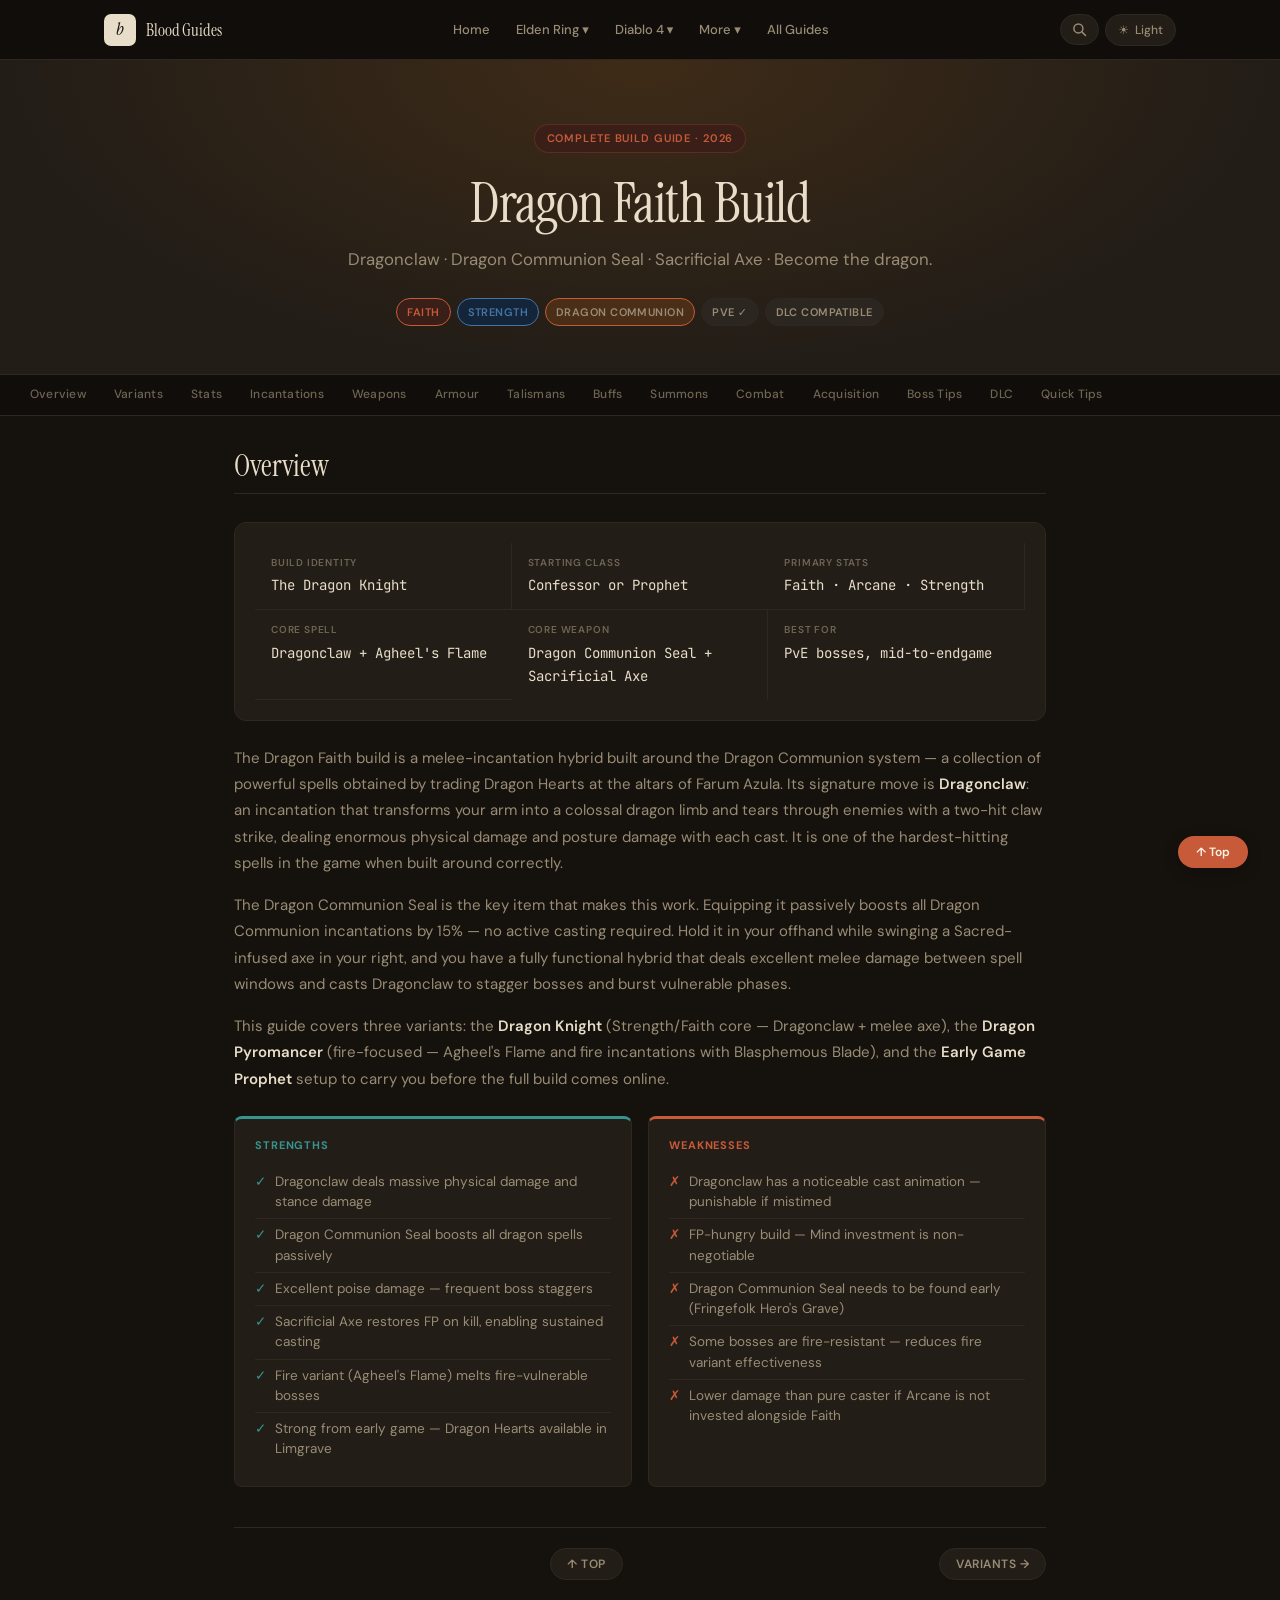
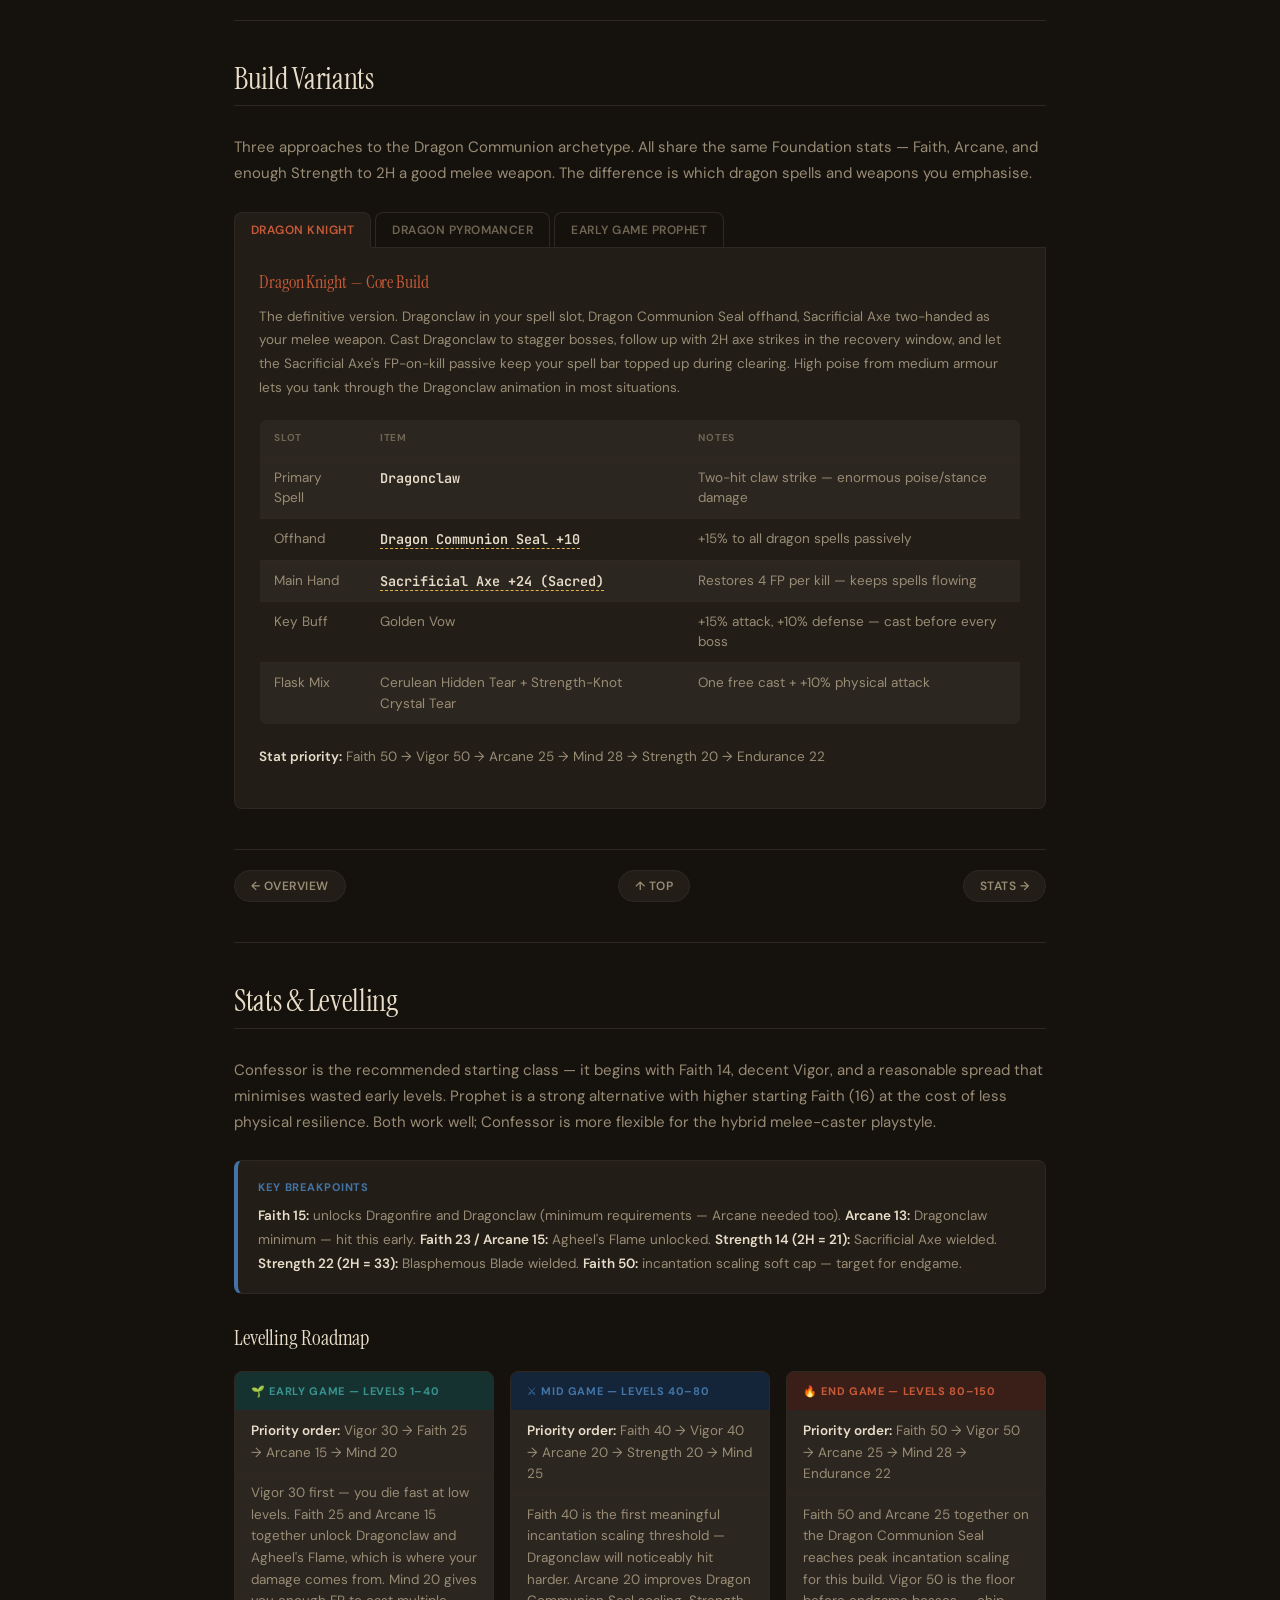
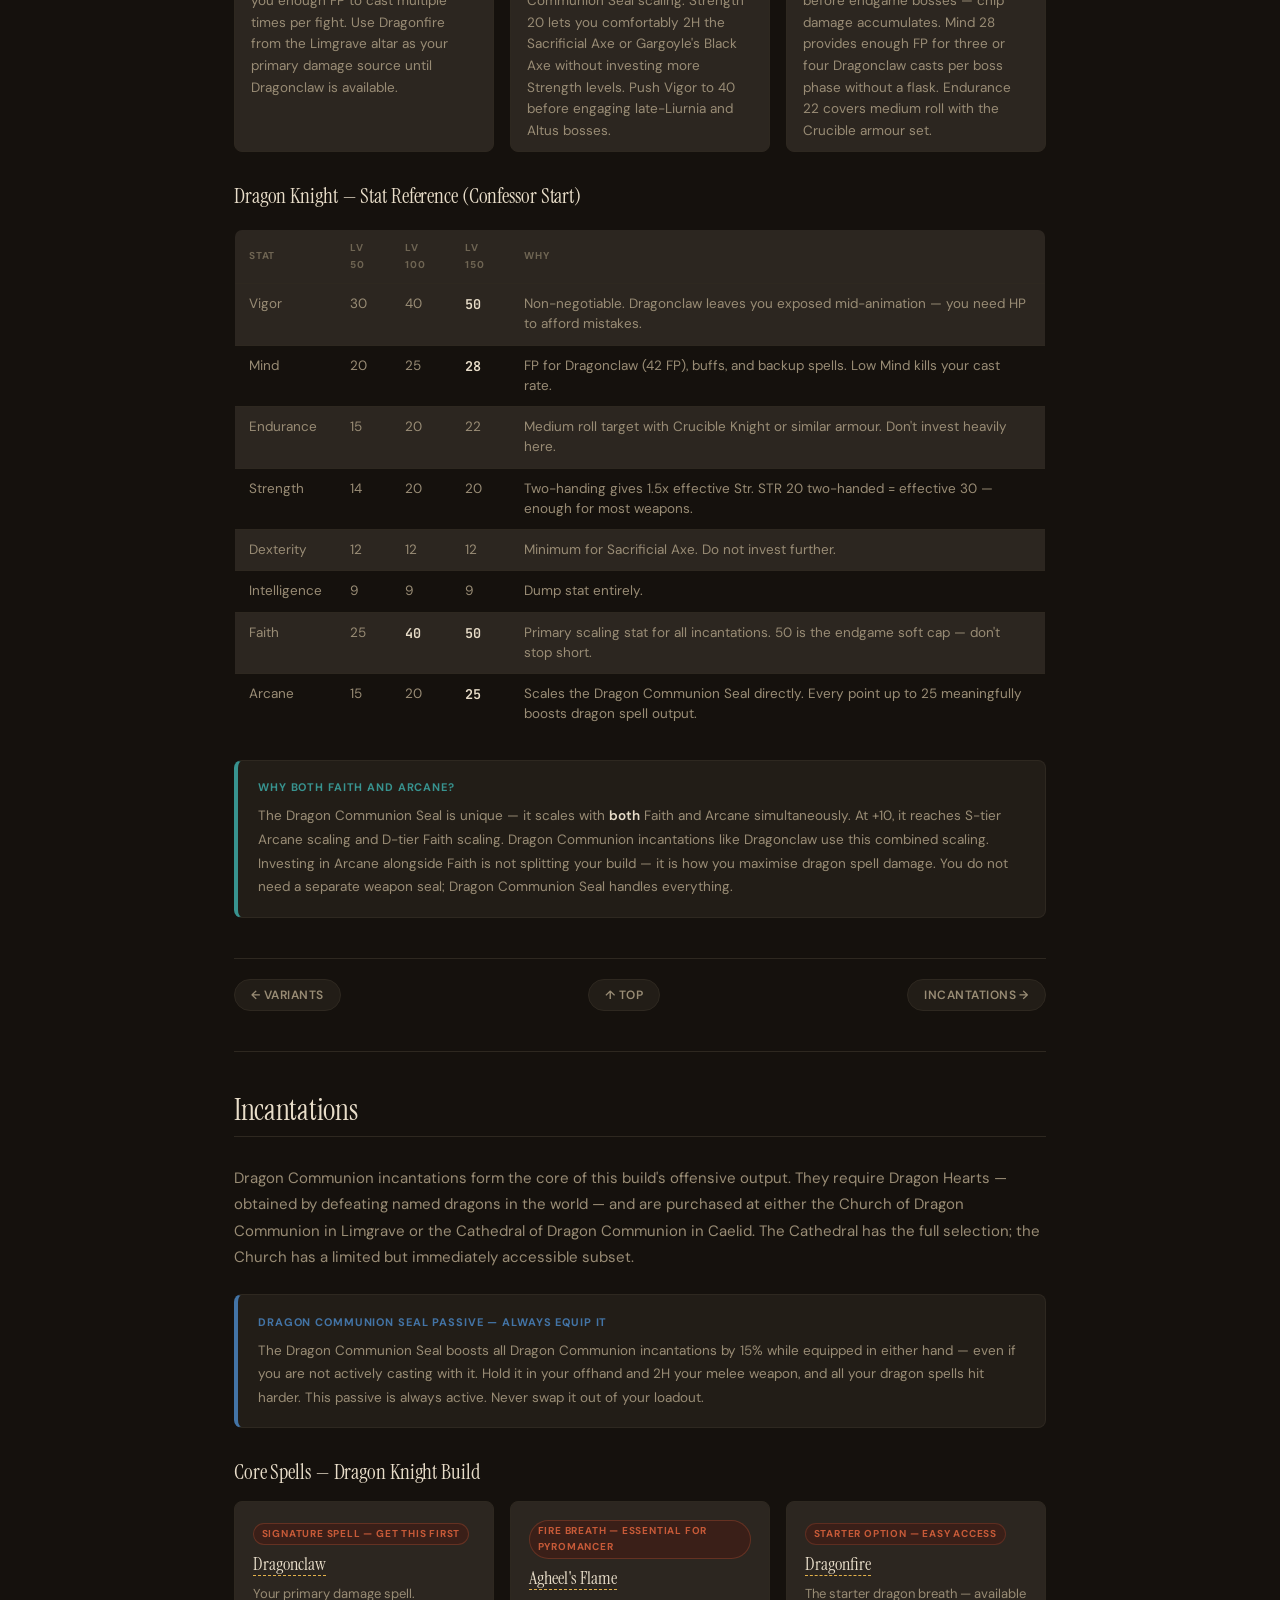
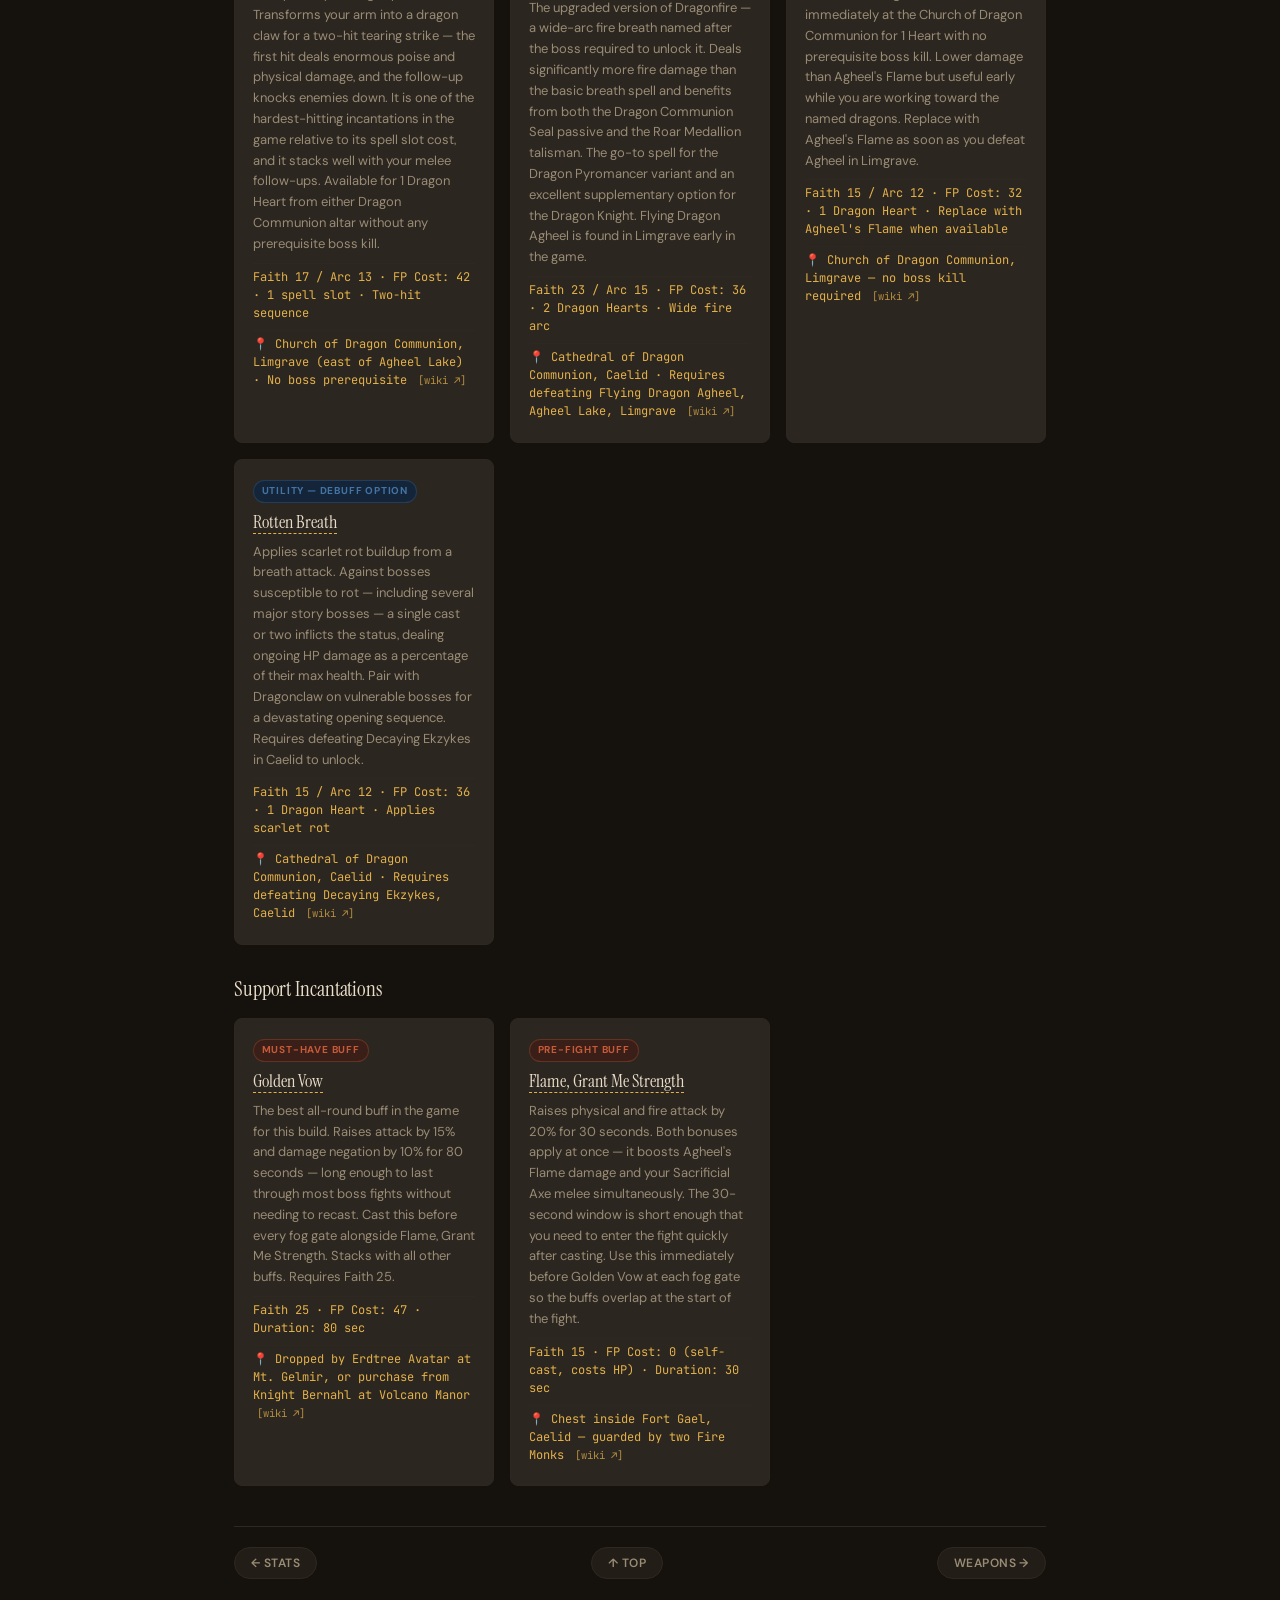
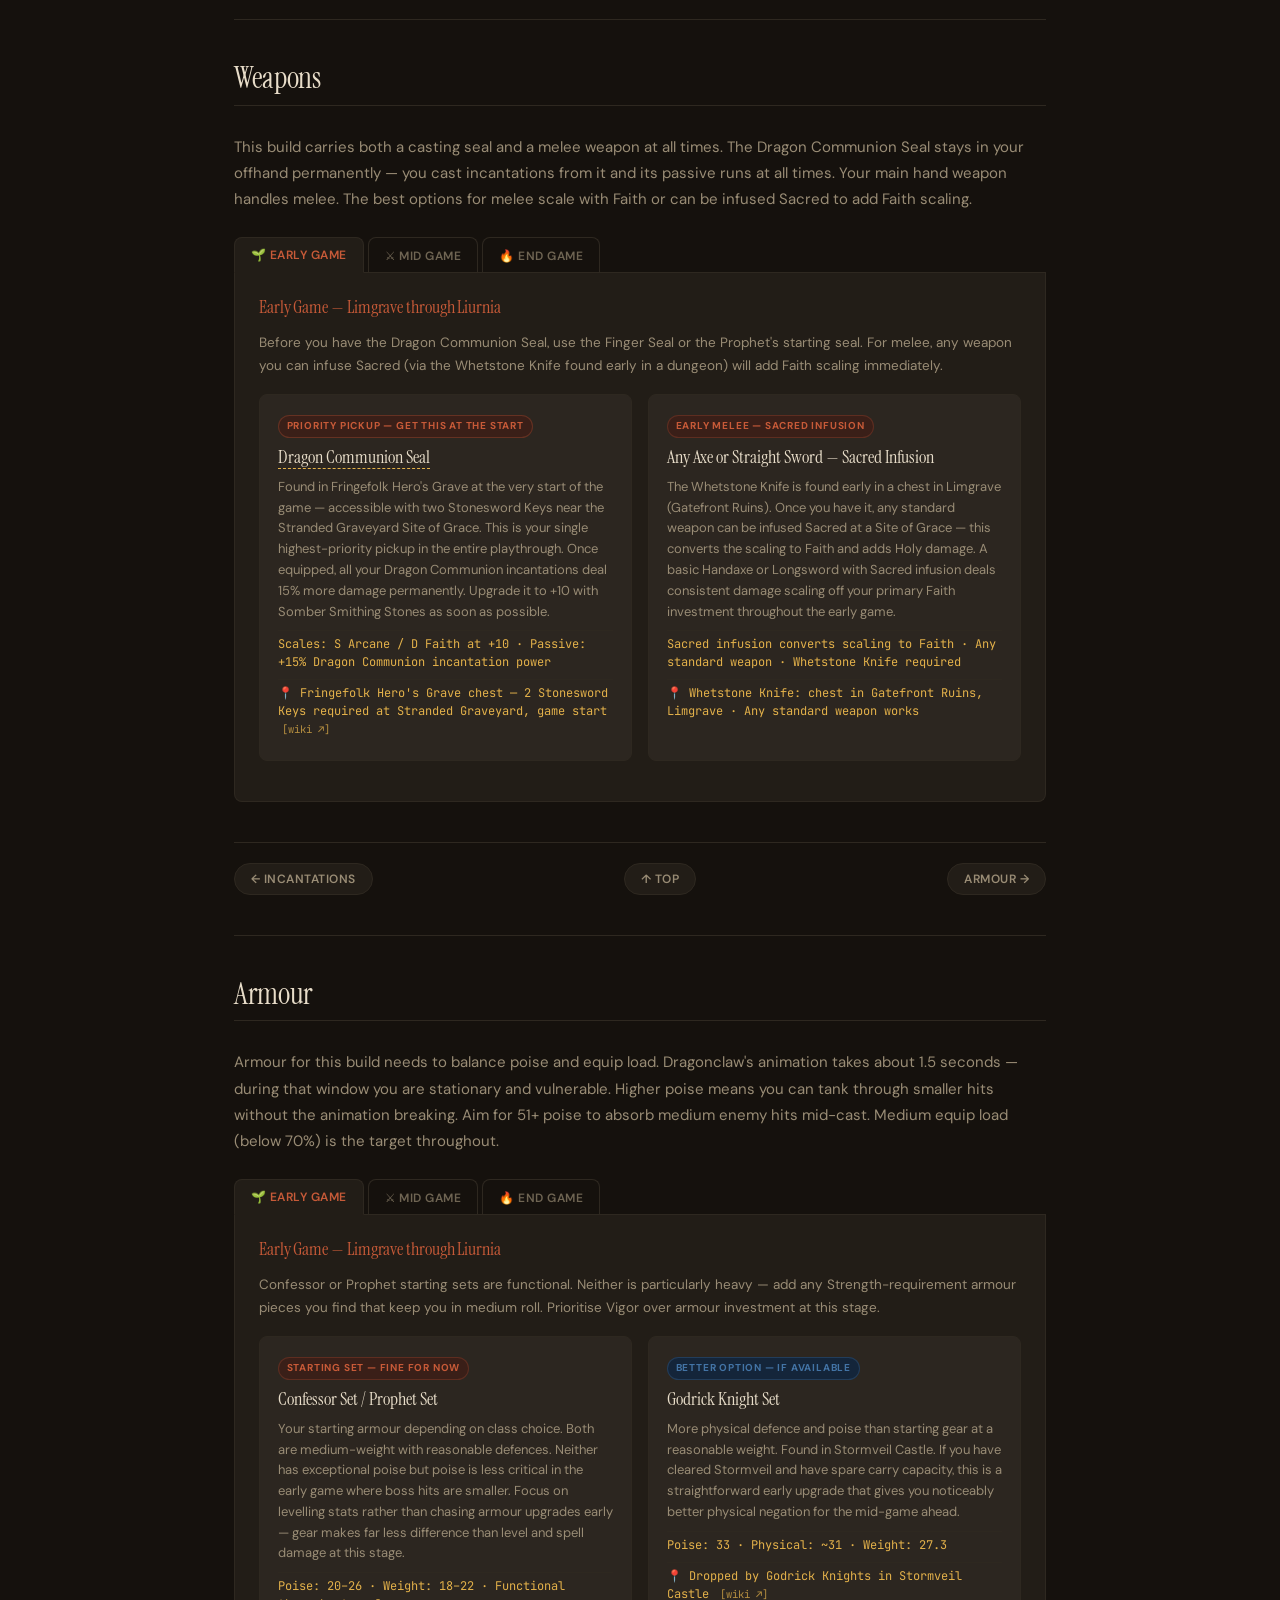
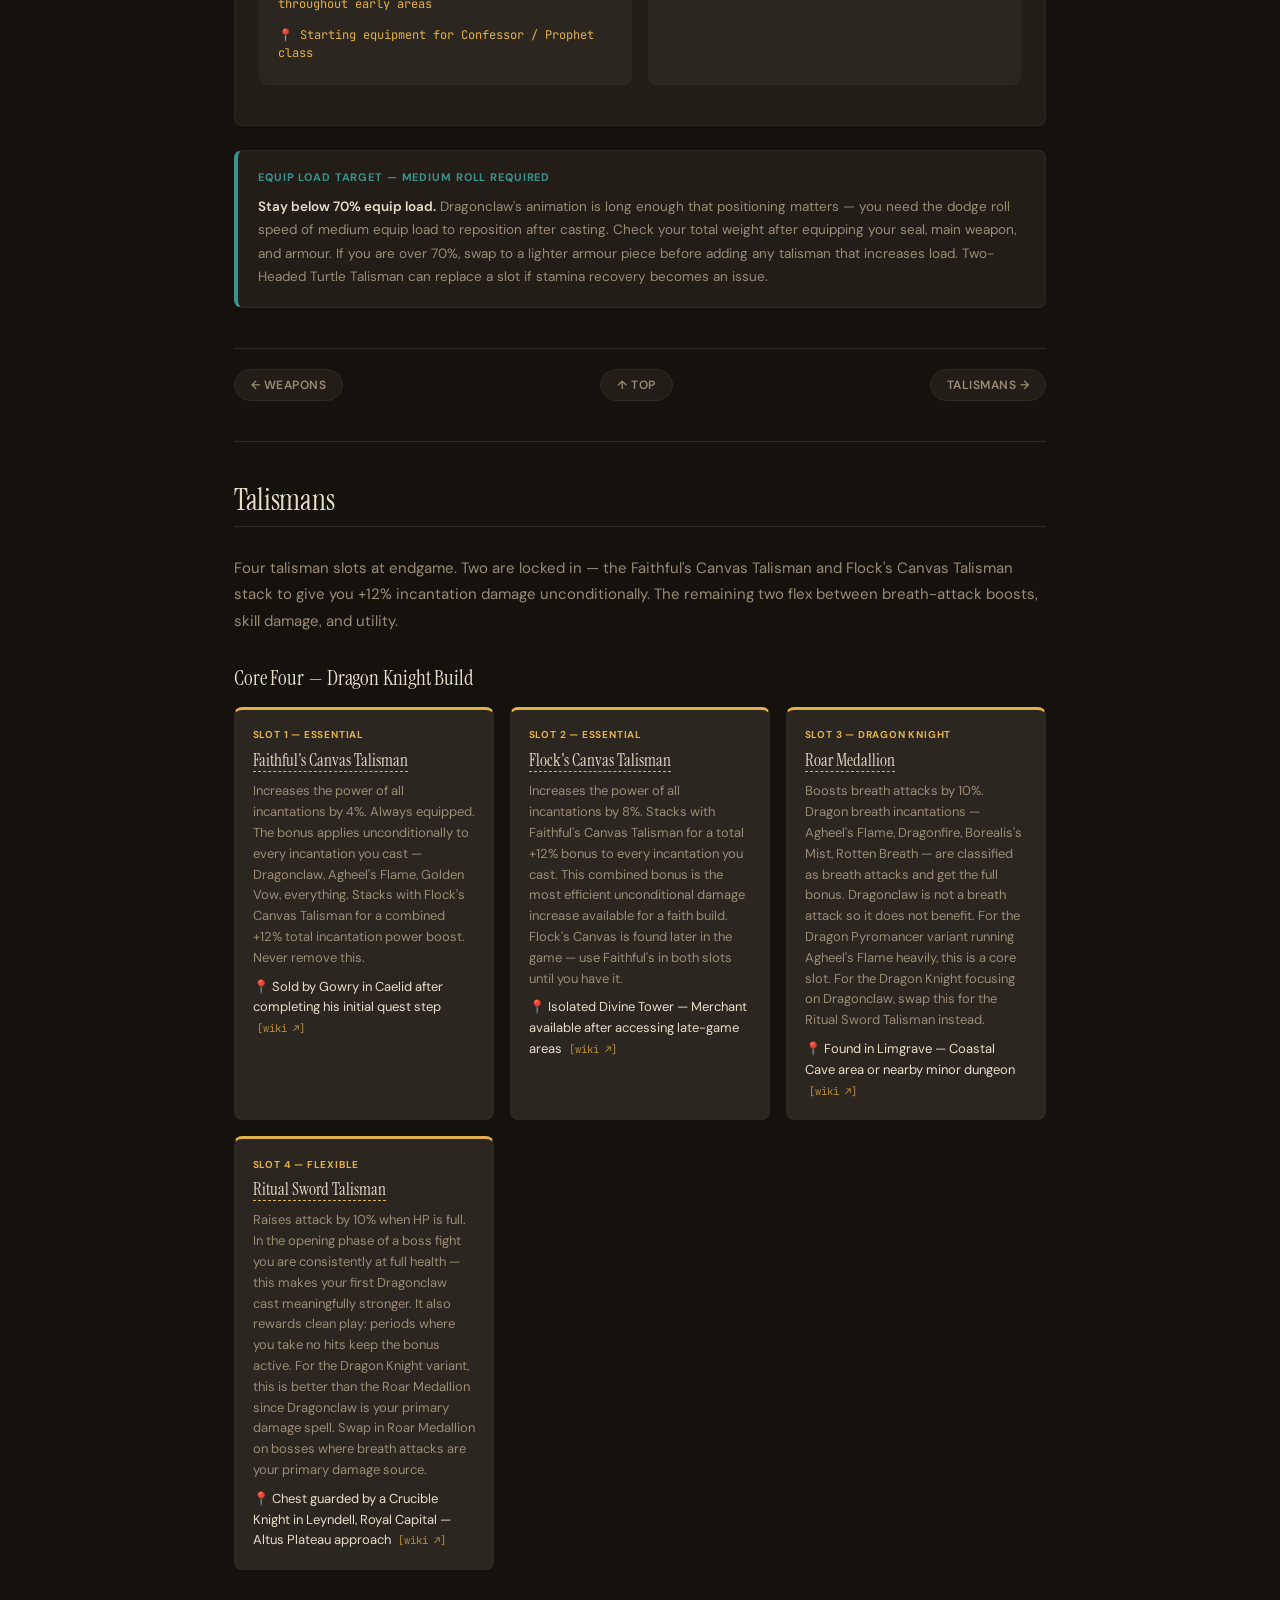
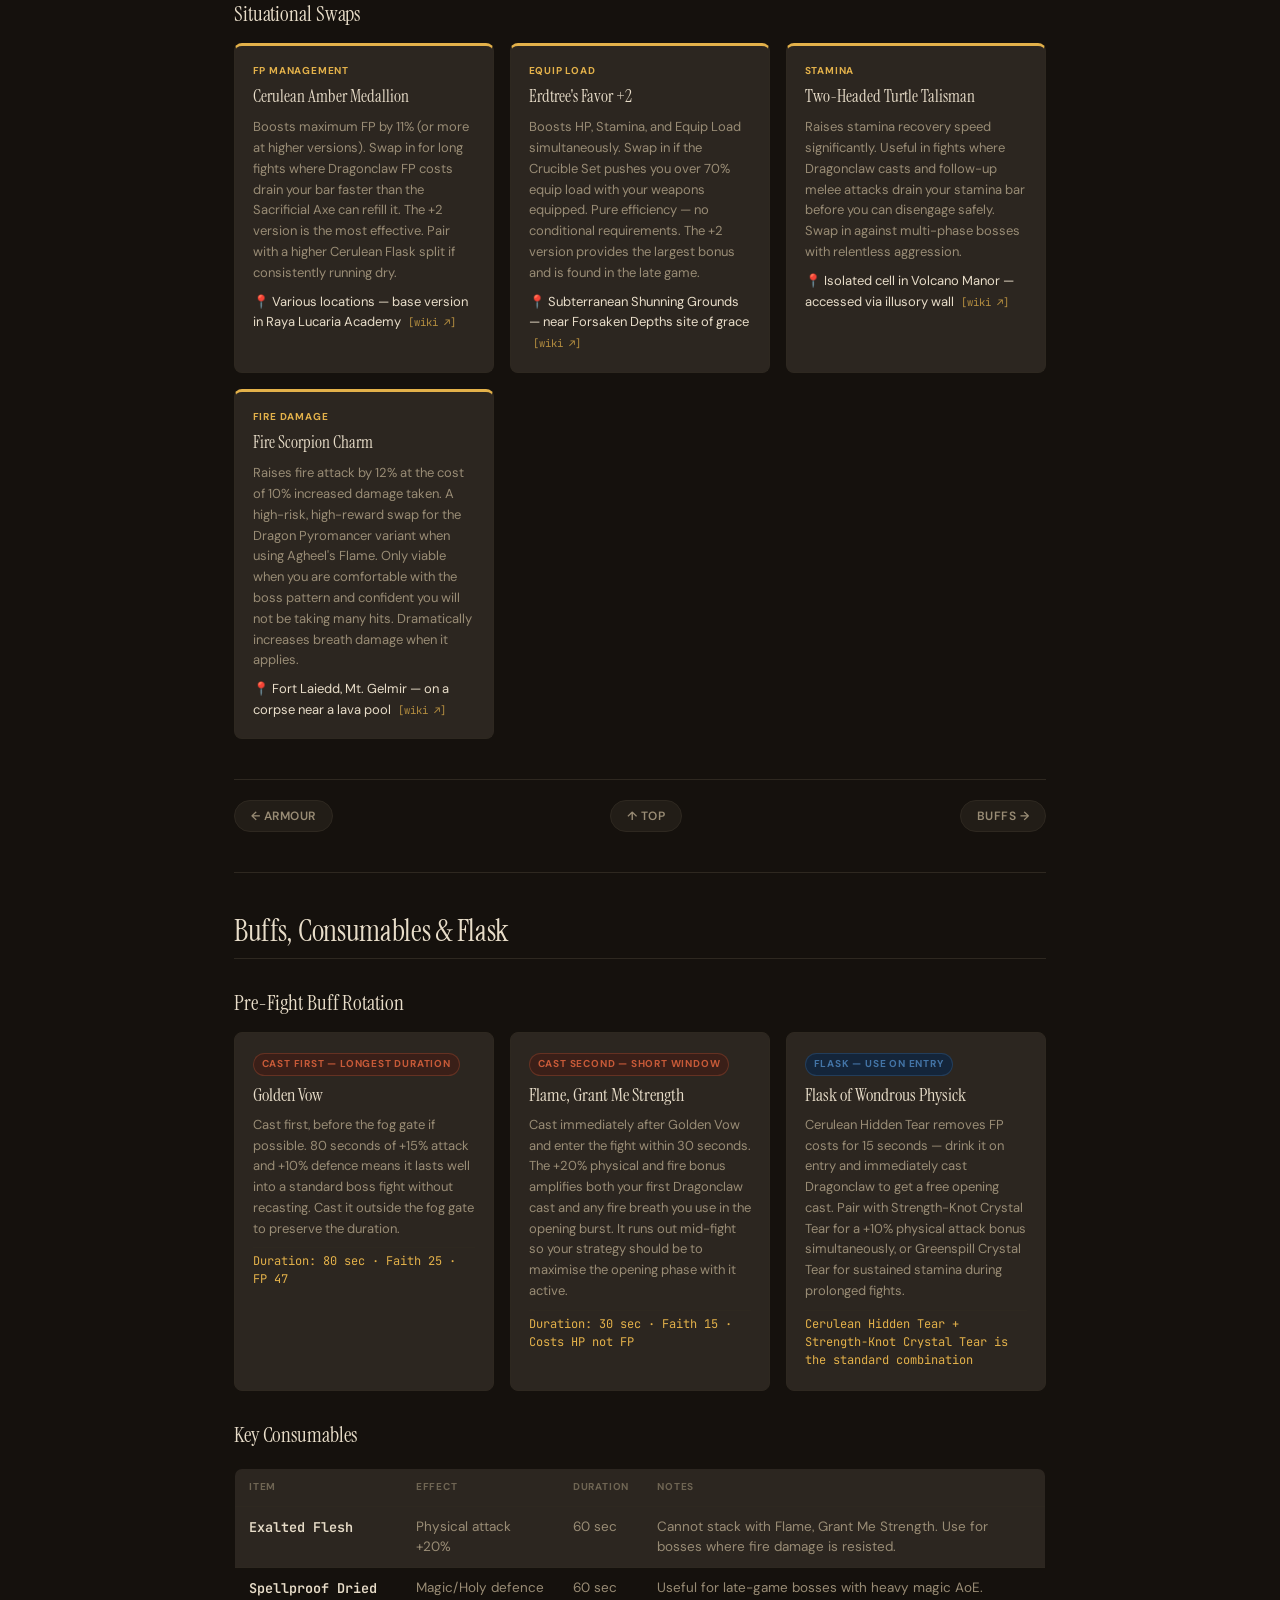
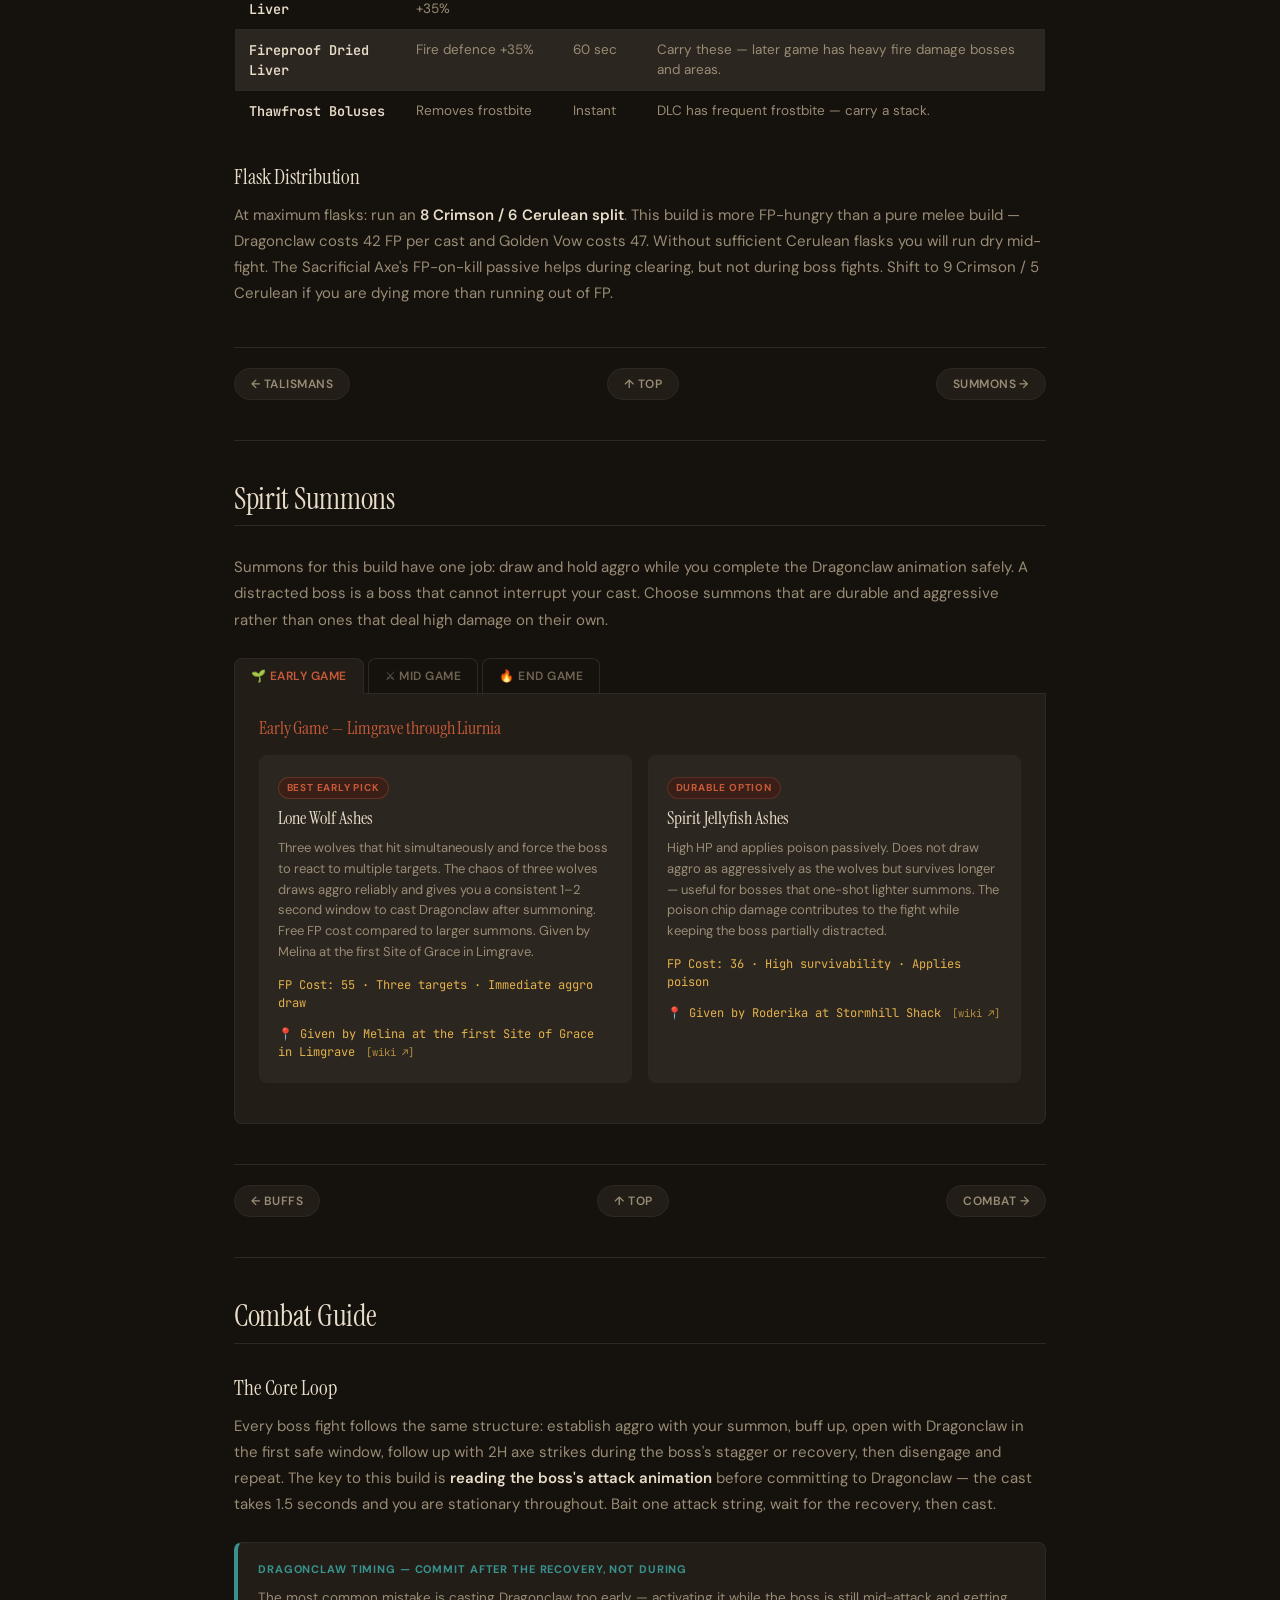
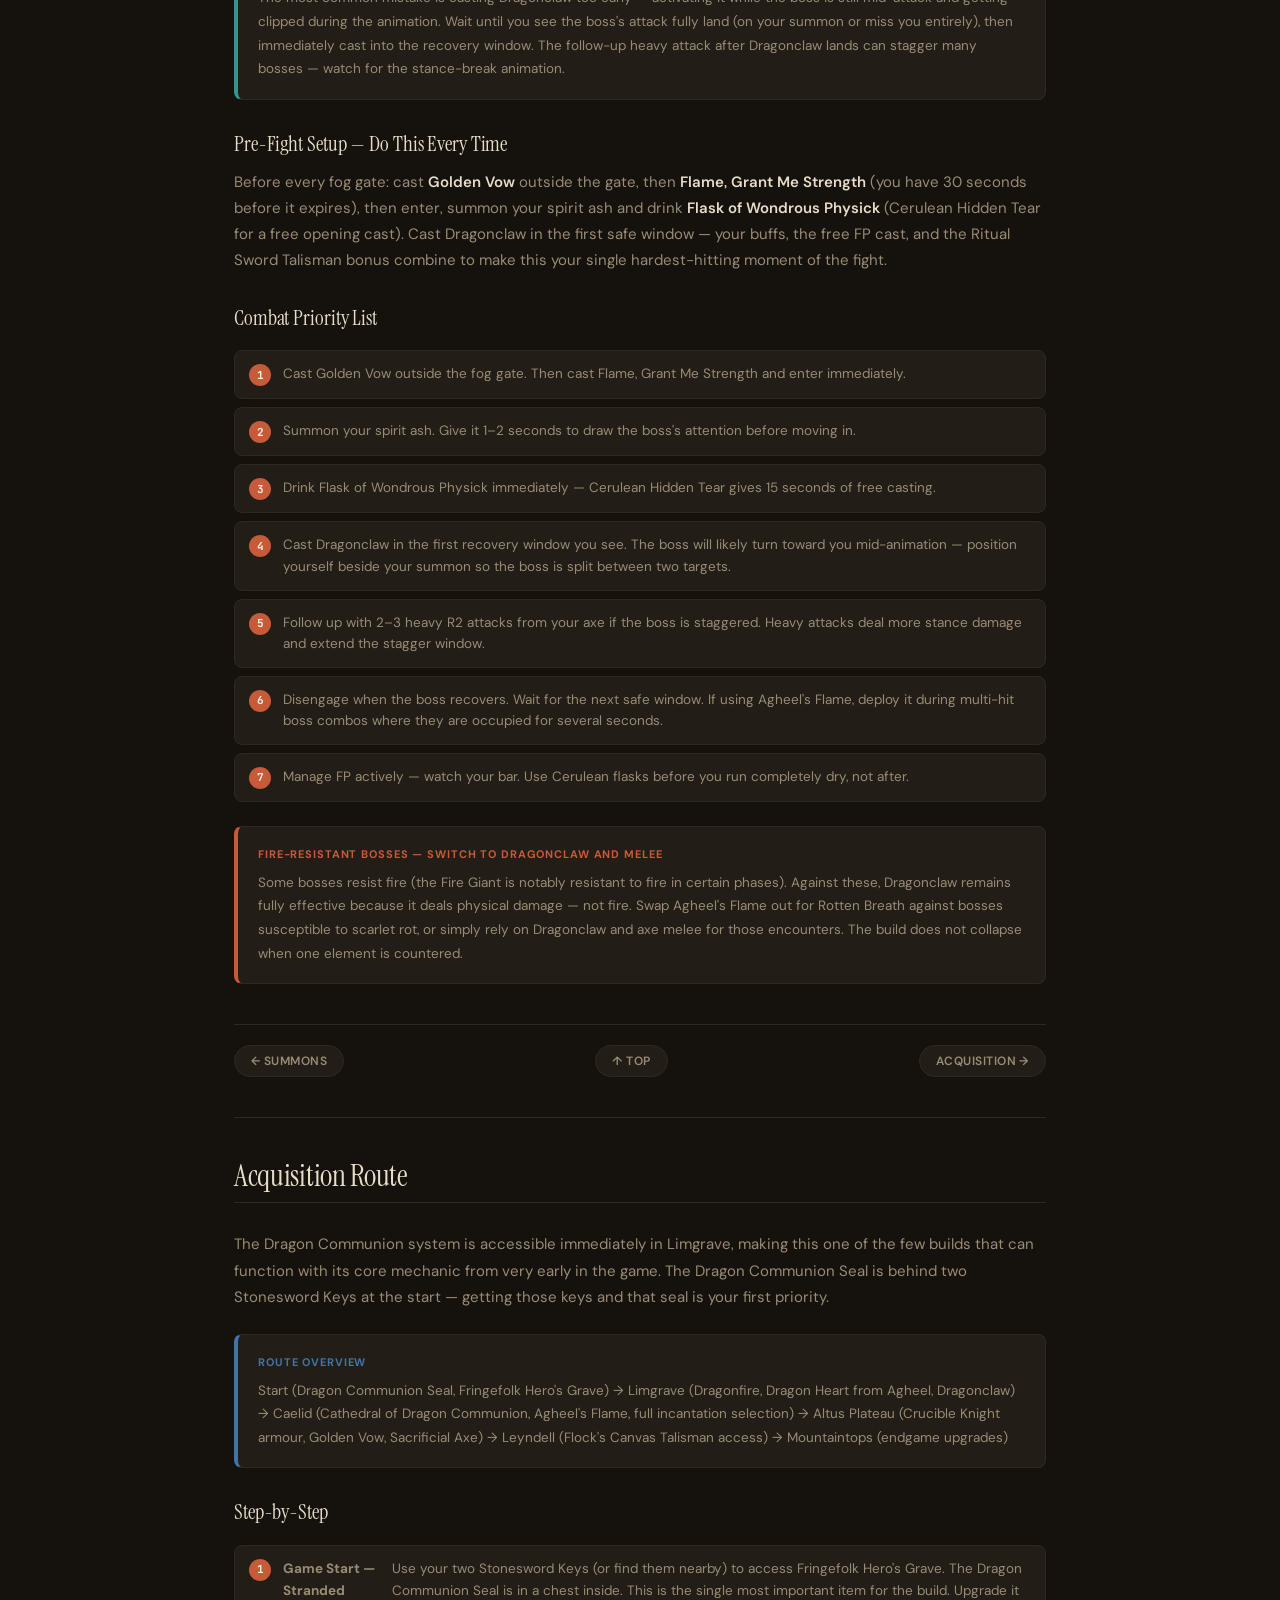
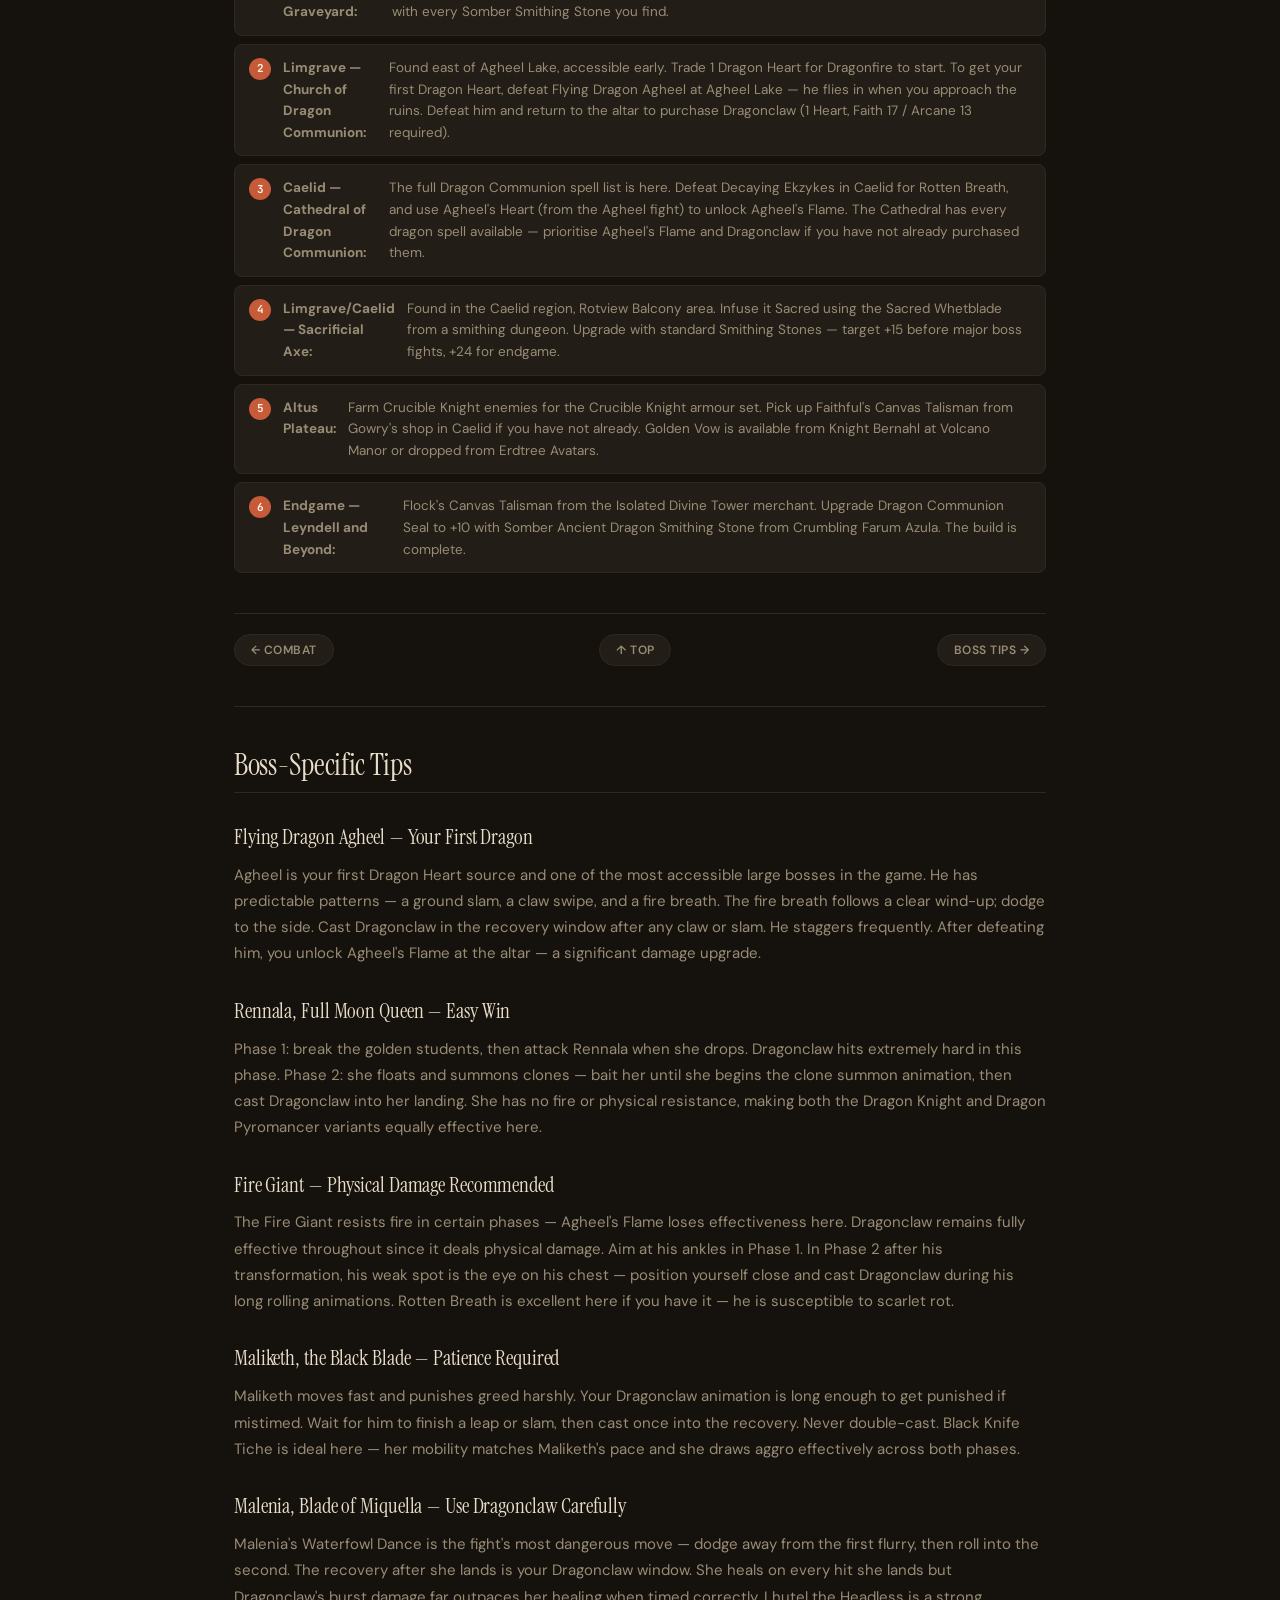
<file: dragon-faith-build/index.html>
<!DOCTYPE html>
<html lang="en">
<head>
<meta charset="UTF-8">
<meta name="viewport" content="width=device-width, initial-scale=1.0">
<title>Elden Ring Dragon Faith Build | Dragonclaw Guide 2026</title>
<meta name="description" content="The definitive Elden Ring Dragon Faith Build guide. Dragonclaw, Dragon Communion Seal, Sacrificial Axe. Stats, talismans, and boss tips. SotE updated.">
<meta property="og:title" content="Elden Ring Dragon Faith Build | Dragonclaw Guide 2026">
<meta property="og:description" content="Dragonclaw incantation, Dragon Communion Seal, and Sacrificial Axe. The best Faith/Strength hybrid in Elden Ring. Updated for Shadow of the Erdtree.">
<meta property="og:url" content="https://bloodguides.pages.dev/dragon-faith-build/">
<meta property="og:site_name" content="Blood Guides">
<meta property="og:image" content="https://bloodguides.pages.dev/og-image.png">
<meta name="twitter:card" content="summary_large_image">
<meta name="twitter:image" content="https://bloodguides.pages.dev/og-image.png">
<link rel="icon" type="image/svg+xml" href="/favicon.svg">
<link rel="preconnect" href="https://fonts.googleapis.com">
<link href="https://fonts.googleapis.com/css2?family=Instrument+Serif:ital@0;1&family=DM+Sans:wght@400;500;600;700&family=JetBrains+Mono:wght@400;500;600&display=swap" rel="stylesheet">
<link rel="stylesheet" href="/site.css">
<style>
/* Elden Ring — amber dragon fire */
.hero {
  background:
    radial-gradient(ellipse at 50% 0%, rgba(176,100,25,0.2) 0%, transparent 70%),
    var(--surface);
}
</style>
</head>
<body>
<div id="page-top"></div>

<!-- SITE NAV -->
<header class="site-nav">
  <div class="site-nav-inner">
    <a class="site-nav-logo" href="/">
      <svg viewBox="0 0 64 64" xmlns="http://www.w3.org/2000/svg" aria-hidden="true">
        <line x1="32" y1="4" x2="32" y2="50" stroke="currentColor" stroke-width="4" stroke-linecap="round"/>
        <line x1="16" y1="26" x2="48" y2="26" stroke="currentColor" stroke-width="4" stroke-linecap="round"/>
        <circle cx="32" cy="56" r="5" fill="currentColor"/>
        <ellipse cx="32" cy="6" rx="5" ry="6" fill="var(--accent)"/>
      </svg>
      Blood Guides
    </a>
    <ul class="site-nav-links" id="guide-nav">
      <li><a href="/">Home</a></li>
      <li>
        <a href="#">Elden Ring ▾</a>
        <ul>
          <li><a href="/samurai-bleed-build/">Samurai Bleed Build</a></li>
          <li><a href="/elden-ring-tank-build/">Tank Build (Great Shield)</a></li>
          <li><a href="/dragon-faith-build/">Dragon Faith Build</a></li>
          <li><a href="/rivers-of-blood-build/">Rivers of Blood Build</a></li>
        </ul>
      </li>
      <li>
        <a href="#">Diablo 4 ▾</a>
        <ul>
          <li><a href="/diablo4-necromancer-minion-build/">Necromancer Minion</a></li>
          <li><a href="/diablo4-druid-bear-build/">Druid Bear</a></li>
          <li><a href="/diablo4-paladin-blessed-hammer-build/">Paladin Blessed Hammer</a></li>
          <li><a href="/diablo4-whirlwind-barbarian-build/">Whirlwind Barbarian</a></li>
        </ul>
      </li>
      <li>
        <a href="#">More ▾</a>
        <ul>
          <li><a href="/#filter-bg3">Baldur's Gate 3</a></li>
          <li><a href="/#filter-fallout76">Fallout 76</a></li>
          <li><a href="/#filter-fallout4">Fallout 4</a></li>
          <li><a href="/#filter-darktide">40K: Darktide</a></li>
          <li><a href="/#filter-spacemarine2">40K: Space Marine 2</a></li>
        </ul>
      </li>
      <li><a href="/">All Guides</a></li>
    </ul>
    <div class="header-actions">
      <button class="icon-btn" title="Search" aria-label="Search" style="min-width:unset;padding:0.45rem 0.7rem;">
        <svg width="15" height="15" viewBox="0 0 20 20" fill="none" stroke="currentColor" stroke-width="2" stroke-linecap="round"><circle cx="8.5" cy="8.5" r="6"/><line x1="13.5" y1="13.5" x2="18" y2="18"/></svg>
      </button>
      <button class="icon-btn theme-toggle" title="Toggle theme" aria-label="Toggle theme">
        <span class="toggle-icon">☀️</span> Light
      </button>
      <button class="icon-btn nav-mobile-toggle" aria-label="Open menu" aria-expanded="false" aria-controls="guide-nav">☰</button>
    </div>
  </div>
</header>

<button id="fab-top" onclick="document.getElementById('page-top').scrollIntoView({behavior:'smooth'})">↑ Top</button>

<!-- HERO -->
<div class="hero">
  <span class="hero-tag">Complete Build Guide · 2026</span>
  <h1 class="title">Dragon Faith Build</h1>
  <p class="subtitle">Dragonclaw · Dragon Communion Seal · Sacrificial Axe · Become the dragon.</p>
  <div class="badges">
    <span class="badge red">Faith</span>
    <span class="badge blue">Strength</span>
    <span class="badge" style="background:rgba(180,90,20,0.25);border-color:var(--accent);">Dragon Communion</span>
    <span class="badge">PvE ✓</span>
    <span class="badge">DLC Compatible</span>
  </div>
</div>

<!-- IN-PAGE NAV -->
<nav class="section-nav">
  <ul>
    <li><button onclick="document.getElementById('overview').scrollIntoView({behavior:'smooth'})">Overview</button></li>
    <li><button onclick="document.getElementById('variants').scrollIntoView({behavior:'smooth'})">Variants</button></li>
    <li><button onclick="document.getElementById('stats').scrollIntoView({behavior:'smooth'})">Stats</button></li>
    <li><button onclick="document.getElementById('incantations').scrollIntoView({behavior:'smooth'})">Incantations</button></li>
    <li><button onclick="document.getElementById('weapons').scrollIntoView({behavior:'smooth'})">Weapons</button></li>
    <li><button onclick="document.getElementById('armour').scrollIntoView({behavior:'smooth'})">Armour</button></li>
    <li><button onclick="document.getElementById('talismans').scrollIntoView({behavior:'smooth'})">Talismans</button></li>
    <li><button onclick="document.getElementById('buffs').scrollIntoView({behavior:'smooth'})">Buffs</button></li>
    <li><button onclick="document.getElementById('summons').scrollIntoView({behavior:'smooth'})">Summons</button></li>
    <li><button onclick="document.getElementById('combat').scrollIntoView({behavior:'smooth'})">Combat</button></li>
    <li><button onclick="document.getElementById('acquisition').scrollIntoView({behavior:'smooth'})">Acquisition</button></li>
    <li><button onclick="document.getElementById('bosses').scrollIntoView({behavior:'smooth'})">Boss Tips</button></li>
    <li><button onclick="document.getElementById('dlc').scrollIntoView({behavior:'smooth'})">DLC</button></li>
    <li><button onclick="document.getElementById('tips').scrollIntoView({behavior:'smooth'})">Quick Tips</button></li>
  </ul>
</nav>

<div class="content">

<!-- OVERVIEW -->
<section id="overview">
  <h2>Overview</h2>
  <div class="section-rule"></div>

  <div class="summary-box">
    <div class="summary-grid">
      <div class="summary-item"><span class="summary-label">Build Identity</span><span class="summary-value">The Dragon Knight</span></div>
      <div class="summary-item"><span class="summary-label">Starting Class</span><span class="summary-value">Confessor or Prophet</span></div>
      <div class="summary-item"><span class="summary-label">Primary Stats</span><span class="summary-value">Faith · Arcane · Strength</span></div>
      <div class="summary-item"><span class="summary-label">Core Spell</span><span class="summary-value">Dragonclaw + Agheel's Flame</span></div>
      <div class="summary-item"><span class="summary-label">Core Weapon</span><span class="summary-value">Dragon Communion Seal + Sacrificial Axe</span></div>
      <div class="summary-item"><span class="summary-label">Best For</span><span class="summary-value">PvE bosses, mid-to-endgame</span></div>
    </div>
  </div>

  <p>The Dragon Faith build is a melee-incantation hybrid built around the Dragon Communion system — a collection of powerful spells obtained by trading Dragon Hearts at the altars of Farum Azula. Its signature move is <strong>Dragonclaw</strong>: an incantation that transforms your arm into a colossal dragon limb and tears through enemies with a two-hit claw strike, dealing enormous physical damage and posture damage with each cast. It is one of the hardest-hitting spells in the game when built around correctly.</p>

  <p>The Dragon Communion Seal is the key item that makes this work. Equipping it passively boosts all Dragon Communion incantations by 15% — no active casting required. Hold it in your offhand while swinging a Sacred-infused axe in your right, and you have a fully functional hybrid that deals excellent melee damage between spell windows and casts Dragonclaw to stagger bosses and burst vulnerable phases.</p>

  <p>This guide covers three variants: the <strong>Dragon Knight</strong> (Strength/Faith core — Dragonclaw + melee axe), the <strong>Dragon Pyromancer</strong> (fire-focused — Agheel's Flame and fire incantations with Blasphemous Blade), and the <strong>Early Game Prophet</strong> setup to carry you before the full build comes online.</p>

  <div class="pro-con-grid">
    <div class="pro-box">
      <h4>Strengths</h4>
      <ul>
        <li>Dragonclaw deals massive physical damage and stance damage</li>
        <li>Dragon Communion Seal boosts all dragon spells passively</li>
        <li>Excellent poise damage — frequent boss staggers</li>
        <li>Sacrificial Axe restores FP on kill, enabling sustained casting</li>
        <li>Fire variant (Agheel's Flame) melts fire-vulnerable bosses</li>
        <li>Strong from early game — Dragon Hearts available in Limgrave</li>
      </ul>
    </div>
    <div class="con-box">
      <h4>Weaknesses</h4>
      <ul>
        <li>Dragonclaw has a noticeable cast animation — punishable if mistimed</li>
        <li>FP-hungry build — Mind investment is non-negotiable</li>
        <li>Dragon Communion Seal needs to be found early (Fringefolk Hero's Grave)</li>
        <li>Some bosses are fire-resistant — reduces fire variant effectiveness</li>
        <li>Lower damage than pure caster if Arcane is not invested alongside Faith</li>
      </ul>
    </div>
  </div>

  <div class="section-footer">
    <span></span>
    <button class="sec-btn center" onclick="document.getElementById('page-top').scrollIntoView({behavior:'smooth'})">↑ Top</button>
    <button class="sec-btn" onclick="document.getElementById('variants').scrollIntoView({behavior:'smooth'})">Variants →</button>
  </div>
</section>

<!-- VARIANTS -->
<section id="variants">
  <h2>Build Variants</h2>
  <div class="section-rule"></div>

  <p>Three approaches to the Dragon Communion archetype. All share the same Foundation stats — Faith, Arcane, and enough Strength to 2H a good melee weapon. The difference is which dragon spells and weapons you emphasise.</p>

  <div class="tabs">
    <button class="tab-btn active" onclick="switchTab(event,'knight')">Dragon Knight</button>
    <button class="tab-btn" onclick="switchTab(event,'pyro')">Dragon Pyromancer</button>
    <button class="tab-btn" onclick="switchTab(event,'early')">Early Game Prophet</button>
  </div>

  <div class="tab-panel active" id="tab-knight">
    <h3>Dragon Knight — Core Build</h3>
    <p>The definitive version. Dragonclaw in your spell slot, Dragon Communion Seal offhand, Sacrificial Axe two-handed as your melee weapon. Cast Dragonclaw to stagger bosses, follow up with 2H axe strikes in the recovery window, and let the Sacrificial Axe's FP-on-kill passive keep your spell bar topped up during clearing. High poise from medium armour lets you tank through the Dragonclaw animation in most situations.</p>
    <table class="data-table">
      <tr><th>Slot</th><th>Item</th><th>Notes</th></tr>
      <tr><td>Primary Spell</td><td class="highlight">Dragonclaw</td><td>Two-hit claw strike — enormous poise/stance damage</td></tr>
      <tr><td>Offhand</td><td class="highlight"><span class="itip" data-type="Sacred Seal" data-name="Dragon Communion Seal +10" data-desc="Passively boosts the power of all Dragon Communion incantations by 15% simply by being equipped in either hand. Scales primarily with Arcane, secondarily Faith. Best seal for this build." data-stats="Scales: S Arcane / D Faith at +10 · Found in Fringefolk Hero's Grave">Dragon Communion Seal +10</span></td><td>+15% to all dragon spells passively</td></tr>
      <tr><td>Main Hand</td><td class="highlight"><span class="itip" data-type="Weapon · Axe" data-name="Sacrificial Axe +24 (Sacred)" data-desc="Restores 4 FP whenever you kill an enemy. Sacred infusion adds Faith scaling. Two-handing this gives you effective Strength 1.5x your actual stat — pairs well with moderate Strength investment." data-stats="STR 14 / DEX 12 · Sacred infusion recommended · FP on kill passive">Sacrificial Axe +24 (Sacred)</span></td><td>Restores 4 FP per kill — keeps spells flowing</td></tr>
      <tr><td>Key Buff</td><td>Golden Vow</td><td>+15% attack, +10% defense — cast before every boss</td></tr>
      <tr><td>Flask Mix</td><td>Cerulean Hidden Tear + Strength-Knot Crystal Tear</td><td>One free cast + +10% physical attack</td></tr>
    </table>
    <p><strong>Stat priority:</strong> Faith 50 → Vigor 50 → Arcane 25 → Mind 28 → Strength 20 → Endurance 22</p>
  </div>

  <div class="tab-panel" id="tab-pyro">
    <h3>Dragon Pyromancer — Fire Focus</h3>
    <p>Leans hard into the fire side of Dragon Communion. Agheel's Flame is your primary damage spell — a long-range fire breath that deals enormous fire damage to groups and bosses alike. Pair it with the Blasphemous Blade as your melee weapon: a greatsword that scales with both Strength and Faith, heals you on any kill, and is one of the best weapons in the game for this stat distribution. The Roar Medallion talisman boosts Agheel's Flame by an additional 10%.</p>
    <table class="data-table">
      <tr><th>Slot</th><th>Item</th><th>Notes</th></tr>
      <tr><td>Primary Spell</td><td class="highlight"><span class="itip" data-type="Dragon Communion Incantation" data-name="Agheel's Flame" data-desc="Transforms the caster into Flying Dragon Agheel to breathe fire in a wide arc. Deals heavy fire damage in a large area. Boosted by both the Dragon Communion Seal passive and the Roar Medallion talisman." data-stats="Faith 23 / Arc 15 · 2 Dragon Hearts · Defeat Flying Dragon Agheel first">Agheel's Flame</span></td><td>Wide fire breath — boosted by Roar Medallion</td></tr>
      <tr><td>Offhand</td><td class="highlight">Dragon Communion Seal +10</td><td>+15% to all dragon spells</td></tr>
      <tr><td>Main Hand</td><td class="highlight"><span class="itip" data-type="Weapon · Greatsword" data-name="Blasphemous Blade +10" data-desc="Taker's Flames Ash of War deals fire damage in a cone and heals you for a portion of damage dealt. Passive: heals HP on any kill. Scales with Strength and Faith — ideal for this build. One of the best weapons in the game." data-stats="STR 22 / DEX 15 / FTH 21 · Cannot be infused · AoW: Taker's Flames">Blasphemous Blade +10</span></td><td>Heals on kill · Str/Faith scaling · Taker's Flames AoW</td></tr>
      <tr><td>Key Talisman</td><td class="highlight"><span class="itip" data-type="Talisman" data-name="Roar Medallion" data-desc="Boosts the power of roar and breath attacks by 10%. Dragon breath incantations — including Agheel's Flame, Borealis's Mist, and Dragonfire — are classified as breath attacks and benefit from this talisman." data-stats="+10% breath/roar attack power · Found in Limgrave — minor dungeon">Roar Medallion</span></td><td>+10% to all breath incantations including Agheel's</td></tr>
      <tr><td>Supporting Spell</td><td>Flame, Grant Me Strength</td><td>+20% physical and fire — stacks with everything</td></tr>
    </table>
    <p><strong>Stat priority:</strong> Faith 50 → Vigor 50 → Arcane 25 → Strength 22 → Mind 28 → Endurance 20</p>
  </div>

  <div class="tab-panel" id="tab-early">
    <h3>Early Game Prophet — Before the Full Build</h3>
    <p>Before you have the Dragon Communion Seal or Dragonclaw, the Prophet starting class gives you Faith 16 and an opening Catch Flame incantation that deals fire damage. Pair it with a Sacred-infused weapon (any axe or straight sword works) and trade your first Dragon Heart at the Church of Dragon Communion in Limgrave for Dragonfire — the basic dragon breath. This carries you comfortably through Limgrave and Liurnia while you work toward the full build.</p>
    <table class="data-table">
      <tr><th>Slot</th><th>Item</th><th>Notes</th></tr>
      <tr><td>Primary Spell</td><td class="highlight"><span class="itip" data-type="Dragon Communion Incantation" data-name="Dragonfire" data-desc="The starter Dragon Communion breath attack. Breathes fire in a cone. Weaker than Agheel's Flame but available immediately from the Church of Dragon Communion in Limgrave for 1 Dragon Heart." data-stats="Faith 15 / Arc 12 · 1 Dragon Heart · Church of Dragon Communion, Limgrave">Dragonfire</span></td><td>Default dragon breath — 1 Heart at the Limgrave altar</td></tr>
      <tr><td>Seal</td><td>Finger Seal or Prophet's starting seal</td><td>Upgrade this — Dragon Communion Seal replaces it later</td></tr>
      <tr><td>Main Hand</td><td>Any axe or club, Sacred infusion</td><td>Sacred adds Faith scaling — consistent damage early</td></tr>
      <tr><td>Supporting Spell</td><td>Catch Flame</td><td>Prophet starting spell — fast, cheap fire damage</td></tr>
      <tr><td>Key Upgrade</td><td>Dragon Communion Seal (Fringefolk Hero's Grave)</td><td>Priority unlock — two Stonesword Keys at the start</td></tr>
    </table>
    <p><strong>Stat priority:</strong> Faith 25 → Vigor 30 → Arcane 15 (Dragonfire req) → Mind 20 → then push toward full build</p>
  </div>

  <div class="section-footer">
    <button class="sec-btn" onclick="document.getElementById('overview').scrollIntoView({behavior:'smooth'})">← Overview</button>
    <button class="sec-btn center" onclick="document.getElementById('page-top').scrollIntoView({behavior:'smooth'})">↑ Top</button>
    <button class="sec-btn" onclick="document.getElementById('stats').scrollIntoView({behavior:'smooth'})">Stats →</button>
  </div>
</section>

<!-- STATS -->
<section id="stats">
  <h2>Stats &amp; Levelling</h2>
  <div class="section-rule"></div>

  <p>Confessor is the recommended starting class — it begins with Faith 14, decent Vigor, and a reasonable spread that minimises wasted early levels. Prophet is a strong alternative with higher starting Faith (16) at the cost of less physical resilience. Both work well; Confessor is more flexible for the hybrid melee-caster playstyle.</p>

  <div class="callout blue">
    <div class="callout-title">Key Breakpoints</div>
    <p><strong>Faith 15:</strong> unlocks Dragonfire and Dragonclaw (minimum requirements — Arcane needed too). <strong>Arcane 13:</strong> Dragonclaw minimum — hit this early. <strong>Faith 23 / Arcane 15:</strong> Agheel's Flame unlocked. <strong>Strength 14 (2H = 21):</strong> Sacrificial Axe wielded. <strong>Strength 22 (2H = 33):</strong> Blasphemous Blade wielded. <strong>Faith 50:</strong> incantation scaling soft cap — target for endgame.</p>
  </div>

  <h3>Levelling Roadmap</h3>
  <div class="progression-grid">
    <div class="prog-stage">
      <div class="prog-header early">🌱 Early Game — Levels 1–40</div>
      <p><strong>Priority order:</strong> Vigor 30 → Faith 25 → Arcane 15 → Mind 20</p>
      <p>Vigor 30 first — you die fast at low levels. Faith 25 and Arcane 15 together unlock Dragonclaw and Agheel's Flame, which is where your damage comes from. Mind 20 gives you enough FP to cast multiple times per fight. Use Dragonfire from the Limgrave altar as your primary damage source until Dragonclaw is available.</p>
    </div>
    <div class="prog-stage">
      <div class="prog-header mid">⚔️ Mid Game — Levels 40–80</div>
      <p><strong>Priority order:</strong> Faith 40 → Vigor 40 → Arcane 20 → Strength 20 → Mind 25</p>
      <p>Faith 40 is the first meaningful incantation scaling threshold — Dragonclaw will noticeably hit harder. Arcane 20 improves Dragon Communion Seal scaling. Strength 20 lets you comfortably 2H the Sacrificial Axe or Gargoyle's Black Axe without investing more Strength levels. Push Vigor to 40 before engaging late-Liurnia and Altus bosses.</p>
    </div>
    <div class="prog-stage">
      <div class="prog-header end">🔥 End Game — Levels 80–150</div>
      <p><strong>Priority order:</strong> Faith 50 → Vigor 50 → Arcane 25 → Mind 28 → Endurance 22</p>
      <p>Faith 50 and Arcane 25 together on the Dragon Communion Seal reaches peak incantation scaling for this build. Vigor 50 is the floor before endgame bosses — chip damage accumulates. Mind 28 provides enough FP for three or four Dragonclaw casts per boss phase without a flask. Endurance 22 covers medium roll with the Crucible armour set.</p>
    </div>
  </div>

  <h3>Dragon Knight — Stat Reference (Confessor Start)</h3>
  <table class="data-table">
    <tr><th>Stat</th><th>Lv 50</th><th>Lv 100</th><th>Lv 150</th><th>Why</th></tr>
    <tr><td>Vigor</td><td>30</td><td>40</td><td class="highlight">50</td><td>Non-negotiable. Dragonclaw leaves you exposed mid-animation — you need HP to afford mistakes.</td></tr>
    <tr><td>Mind</td><td>20</td><td>25</td><td class="highlight">28</td><td>FP for Dragonclaw (42 FP), buffs, and backup spells. Low Mind kills your cast rate.</td></tr>
    <tr><td>Endurance</td><td>15</td><td>20</td><td>22</td><td>Medium roll target with Crucible Knight or similar armour. Don't invest heavily here.</td></tr>
    <tr><td>Strength</td><td>14</td><td>20</td><td>20</td><td>Two-handing gives 1.5x effective Str. STR 20 two-handed = effective 30 — enough for most weapons.</td></tr>
    <tr><td>Dexterity</td><td>12</td><td>12</td><td>12</td><td>Minimum for Sacrificial Axe. Do not invest further.</td></tr>
    <tr><td>Intelligence</td><td>9</td><td>9</td><td>9</td><td>Dump stat entirely.</td></tr>
    <tr><td>Faith</td><td>25</td><td class="highlight">40</td><td class="highlight">50</td><td>Primary scaling stat for all incantations. 50 is the endgame soft cap — don't stop short.</td></tr>
    <tr><td>Arcane</td><td>15</td><td>20</td><td class="highlight">25</td><td>Scales the Dragon Communion Seal directly. Every point up to 25 meaningfully boosts dragon spell output.</td></tr>
  </table>

  <div class="callout">
    <div class="callout-title">Why Both Faith AND Arcane?</div>
    <p>The Dragon Communion Seal is unique — it scales with <strong>both</strong> Faith and Arcane simultaneously. At +10, it reaches S-tier Arcane scaling and D-tier Faith scaling. Dragon Communion incantations like Dragonclaw use this combined scaling. Investing in Arcane alongside Faith is not splitting your build — it is how you maximise dragon spell damage. You do not need a separate weapon seal; Dragon Communion Seal handles everything.</p>
  </div>

  <div class="section-footer">
    <button class="sec-btn" onclick="document.getElementById('variants').scrollIntoView({behavior:'smooth'})">← Variants</button>
    <button class="sec-btn center" onclick="document.getElementById('page-top').scrollIntoView({behavior:'smooth'})">↑ Top</button>
    <button class="sec-btn" onclick="document.getElementById('incantations').scrollIntoView({behavior:'smooth'})">Incantations →</button>
  </div>
</section>

<!-- INCANTATIONS -->
<section id="incantations">
  <h2>Incantations</h2>
  <div class="section-rule"></div>

  <p>Dragon Communion incantations form the core of this build's offensive output. They require Dragon Hearts — obtained by defeating named dragons in the world — and are purchased at either the Church of Dragon Communion in Limgrave or the Cathedral of Dragon Communion in Caelid. The Cathedral has the full selection; the Church has a limited but immediately accessible subset.</p>

  <div class="callout blue">
    <div class="callout-title">Dragon Communion Seal Passive — Always Equip It</div>
    <p>The Dragon Communion Seal boosts all Dragon Communion incantations by 15% while equipped in either hand — even if you are not actively casting with it. Hold it in your offhand and 2H your melee weapon, and all your dragon spells hit harder. This passive is always active. Never swap it out of your loadout.</p>
  </div>

  <h3>Core Spells — Dragon Knight Build</h3>
  <div class="item-grid">
    <div class="item-card">
      <div class="item-tag red">Signature Spell — Get This First</div>
      <div class="item-name"><span class="itip" data-type="Dragon Communion Incantation" data-name="Dragonclaw" data-desc="Transforms your arm into a colossal dragon claw and delivers a two-hit tearing strike. First hit: enormous poise damage and physical damage. Follow-up hit knocks enemies down. One of the highest poise-damage spells in the game — stagger windows are frequent." data-stats="Faith 17 / Arc 13 · FP Cost: 42 · 1 Dragon Heart · Church or Cathedral of Dragon Communion">Dragonclaw</span></div>
      <p>Your primary damage spell. Transforms your arm into a dragon claw for a two-hit tearing strike — the first hit deals enormous poise and physical damage, and the follow-up knocks enemies down. It is one of the hardest-hitting incantations in the game relative to its spell slot cost, and it stacks well with your melee follow-ups. Available for 1 Dragon Heart from either Dragon Communion altar without any prerequisite boss kill.</p>
      <div class="item-stat">Faith 17 / Arc 13 · FP Cost: 42 · 1 spell slot · Two-hit sequence</div>
      <div class="item-stat">📍 Church of Dragon Communion, Limgrave (east of Agheel Lake) · No boss prerequisite <a href="https://eldenring.wiki.fextralife.com/Dragonclaw" target="_blank" rel="noopener" class="wiki-link">[wiki ↗]</a></div>
    </div>
    <div class="item-card">
      <div class="item-tag red">Fire Breath — Essential for Pyromancer</div>
      <div class="item-name"><span class="itip" data-type="Dragon Communion Incantation" data-name="Agheel's Flame" data-desc="Named version of Dragonfire. Breathes fire in a wide arc for significantly more damage than the base Dragonfire spell. Boosted by the Roar Medallion talisman (+10%) and Dragon Communion Seal passive (+15%). Requires defeating Flying Dragon Agheel." data-stats="Faith 23 / Arc 15 · FP Cost: 36 · 2 Dragon Hearts · Defeat Flying Dragon Agheel first">Agheel's Flame</span></div>
      <p>The upgraded version of Dragonfire — a wide-arc fire breath named after the boss required to unlock it. Deals significantly more fire damage than the basic breath spell and benefits from both the Dragon Communion Seal passive and the Roar Medallion talisman. The go-to spell for the Dragon Pyromancer variant and an excellent supplementary option for the Dragon Knight. Flying Dragon Agheel is found in Limgrave early in the game.</p>
      <div class="item-stat">Faith 23 / Arc 15 · FP Cost: 36 · 2 Dragon Hearts · Wide fire arc</div>
      <div class="item-stat">📍 Cathedral of Dragon Communion, Caelid · Requires defeating Flying Dragon Agheel, Agheel Lake, Limgrave <a href="https://eldenring.wiki.fextralife.com/Agheel's+Flame" target="_blank" rel="noopener" class="wiki-link">[wiki ↗]</a></div>
    </div>
    <div class="item-card">
      <div class="item-tag">Starter Option — Easy Access</div>
      <div class="item-name"><span class="itip" data-type="Dragon Communion Incantation" data-name="Dragonfire" data-desc="The base Dragon Communion breath attack. Breathes fire in a cone. Weaker than Agheel's Flame but immediately available for 1 Dragon Heart without any boss prerequisite. Useful early before Agheel is defeated." data-stats="Faith 15 / Arc 12 · FP Cost: 32 · 1 Dragon Heart · No boss prerequisite">Dragonfire</span></div>
      <p>The starter dragon breath — available immediately at the Church of Dragon Communion for 1 Heart with no prerequisite boss kill. Lower damage than Agheel's Flame but useful early while you are working toward the named dragons. Replace with Agheel's Flame as soon as you defeat Agheel in Limgrave.</p>
      <div class="item-stat">Faith 15 / Arc 12 · FP Cost: 32 · 1 Dragon Heart · Replace with Agheel's Flame when available</div>
      <div class="item-stat">📍 Church of Dragon Communion, Limgrave — no boss kill required <a href="https://eldenring.wiki.fextralife.com/Dragonfire" target="_blank" rel="noopener" class="wiki-link">[wiki ↗]</a></div>
    </div>
    <div class="item-card">
      <div class="item-tag blue">Utility — Debuff Option</div>
      <div class="item-name"><span class="itip" data-type="Dragon Communion Incantation" data-name="Rotten Breath" data-desc="Breathes a cloud of scarlet rot buildup. Against bosses vulnerable to rot, a single cast can inflict the status for ongoing percentage-based HP damage — similar in effect to bleed procs but sustained over time." data-stats="Faith 15 / Arc 12 · FP Cost: 36 · 1 Dragon Heart · Defeat Decaying Ekzykes">Rotten Breath</span></div>
      <p>Applies scarlet rot buildup from a breath attack. Against bosses susceptible to rot — including several major story bosses — a single cast or two inflicts the status, dealing ongoing HP damage as a percentage of their max health. Pair with Dragonclaw on vulnerable bosses for a devastating opening sequence. Requires defeating Decaying Ekzykes in Caelid to unlock.</p>
      <div class="item-stat">Faith 15 / Arc 12 · FP Cost: 36 · 1 Dragon Heart · Applies scarlet rot</div>
      <div class="item-stat">📍 Cathedral of Dragon Communion, Caelid · Requires defeating Decaying Ekzykes, Caelid <a href="https://eldenring.wiki.fextralife.com/Rotten+Breath" target="_blank" rel="noopener" class="wiki-link">[wiki ↗]</a></div>
    </div>
  </div>

  <h3>Support Incantations</h3>
  <div class="item-grid">
    <div class="item-card">
      <div class="item-tag red">Must-Have Buff</div>
      <div class="item-name"><span class="itip" data-type="Incantation" data-name="Golden Vow" data-desc="Increases attack power by 15% and damage negation by 10% for 80 seconds. The long duration makes it practical for use before every boss fight. Works on all damage types — physical, fire, holy." data-stats="Faith 25 · FP Cost: 47 · Duration: 80 sec · +15% attack, +10% defense">Golden Vow</span></div>
      <p>The best all-round buff in the game for this build. Raises attack by 15% and damage negation by 10% for 80 seconds — long enough to last through most boss fights without needing to recast. Cast this before every fog gate alongside Flame, Grant Me Strength. Stacks with all other buffs. Requires Faith 25.</p>
      <div class="item-stat">Faith 25 · FP Cost: 47 · Duration: 80 sec</div>
      <div class="item-stat">📍 Dropped by Erdtree Avatar at Mt. Gelmir, or purchase from Knight Bernahl at Volcano Manor <a href="https://eldenring.wiki.fextralife.com/Golden+Vow" target="_blank" rel="noopener" class="wiki-link">[wiki ↗]</a></div>
    </div>
    <div class="item-card">
      <div class="item-tag red">Pre-Fight Buff</div>
      <div class="item-name"><span class="itip" data-type="Incantation" data-name="Flame, Grant Me Strength" data-desc="Boosts physical and fire attack power by 20% for 30 seconds. Both halves apply simultaneously. Critically — it boosts fire dragon breath incantations as well as melee damage. Short duration requires quick engagement after casting." data-stats="Faith 15 · FP Cost: 0 · Duration: 30 sec · +20% physical and fire attack">Flame, Grant Me Strength</span></div>
      <p>Raises physical and fire attack by 20% for 30 seconds. Both bonuses apply at once — it boosts Agheel's Flame damage and your Sacrificial Axe melee simultaneously. The 30-second window is short enough that you need to enter the fight quickly after casting. Use this immediately before Golden Vow at each fog gate so the buffs overlap at the start of the fight.</p>
      <div class="item-stat">Faith 15 · FP Cost: 0 (self-cast, costs HP) · Duration: 30 sec</div>
      <div class="item-stat">📍 Chest inside Fort Gael, Caelid — guarded by two Fire Monks <a href="https://eldenring.wiki.fextralife.com/Flame,+Grant+Me+Strength" target="_blank" rel="noopener" class="wiki-link">[wiki ↗]</a></div>
    </div>
  </div>

  <div class="section-footer">
    <button class="sec-btn" onclick="document.getElementById('stats').scrollIntoView({behavior:'smooth'})">← Stats</button>
    <button class="sec-btn center" onclick="document.getElementById('page-top').scrollIntoView({behavior:'smooth'})">↑ Top</button>
    <button class="sec-btn" onclick="document.getElementById('weapons').scrollIntoView({behavior:'smooth'})">Weapons →</button>
  </div>
</section>

<!-- WEAPONS -->
<section id="weapons">
  <h2>Weapons</h2>
  <div class="section-rule"></div>

  <p>This build carries both a casting seal and a melee weapon at all times. The Dragon Communion Seal stays in your offhand permanently — you cast incantations from it and its passive runs at all times. Your main hand weapon handles melee. The best options for melee scale with Faith or can be infused Sacred to add Faith scaling.</p>

  <div class="tabs">
    <button class="tab-btn active" onclick="switchTab(event,'weapons-early')">🌱 Early Game</button>
    <button class="tab-btn" onclick="switchTab(event,'weapons-mid')">⚔️ Mid Game</button>
    <button class="tab-btn" onclick="switchTab(event,'weapons-end')">🔥 End Game</button>
  </div>

  <div class="tab-panel active" id="tab-weapons-early">
    <h3>Early Game — Limgrave through Liurnia</h3>
    <p>Before you have the Dragon Communion Seal, use the Finger Seal or the Prophet's starting seal. For melee, any weapon you can infuse Sacred (via the Whetstone Knife found early in a dungeon) will add Faith scaling immediately.</p>
    <div class="item-grid">
      <div class="item-card">
        <div class="item-tag red">Priority Pickup — Get This at the Start</div>
        <div class="item-name"><span class="itip" data-type="Sacred Seal" data-name="Dragon Communion Seal" data-desc="Found in Fringefolk Hero's Grave, accessed via two Stonesword Keys at the very start of the game near the tutorial Site of Grace. Passively boosts Dragon Communion incantations by 15% at all times. Best seal for this build." data-stats="Scales: Arcane (primary) / Faith (secondary) · Found in Fringefolk Hero's Grave · Requires 2 Stonesword Keys">Dragon Communion Seal</span></div>
        <p>Found in Fringefolk Hero's Grave at the very start of the game — accessible with two Stonesword Keys near the Stranded Graveyard Site of Grace. This is your single highest-priority pickup in the entire playthrough. Once equipped, all your Dragon Communion incantations deal 15% more damage permanently. Upgrade it to +10 with Somber Smithing Stones as soon as possible.</p>
        <div class="item-stat">Scales: S Arcane / D Faith at +10 · Passive: +15% Dragon Communion incantation power</div>
        <div class="item-stat">📍 Fringefolk Hero's Grave chest — 2 Stonesword Keys required at Stranded Graveyard, game start <a href="https://eldenring.wiki.fextralife.com/Dragon+Communion+Seal" target="_blank" rel="noopener" class="wiki-link">[wiki ↗]</a></div>
      </div>
      <div class="item-card">
        <div class="item-tag">Early Melee — Sacred Infusion</div>
        <div class="item-name">Any Axe or Straight Sword — Sacred Infusion</div>
        <p>The Whetstone Knife is found early in a chest in Limgrave (Gatefront Ruins). Once you have it, any standard weapon can be infused Sacred at a Site of Grace — this converts the scaling to Faith and adds Holy damage. A basic Handaxe or Longsword with Sacred infusion deals consistent damage scaling off your primary Faith investment throughout the early game.</p>
        <div class="item-stat">Sacred infusion converts scaling to Faith · Any standard weapon · Whetstone Knife required</div>
        <div class="item-stat">📍 Whetstone Knife: chest in Gatefront Ruins, Limgrave · Any standard weapon works</div>
      </div>
    </div>
  </div>

  <div class="tab-panel" id="tab-weapons-mid">
    <h3>Mid Game — Caelid through Leyndell</h3>
    <p>Two notable upgrades become available. The Sacrificial Axe is the best melee weapon for this build once your spell count per fight starts to matter — its FP-on-kill passive sustainably tops up your spell bar during clearing. The Gargoyle's Black Axe is a solid option if you prefer innate Faith/Strength scaling without infusion.</p>
    <div class="item-grid">
      <div class="item-card">
        <div class="item-tag red">Best-in-Slot — Upgrade Immediately</div>
        <div class="item-name"><span class="itip" data-type="Weapon · Axe" data-name="Sacrificial Axe" data-desc="Restores 4 FP whenever you kill any enemy. Sacred infusion adds Faith scaling. Two-handing this weapon only requires STR 14 effective. The FP-on-kill passive makes it the best melee weapon for sustained incantation use." data-stats="STR 14 / DEX 12 · Sacred infusion recommended · Passive: 4 FP per kill">Sacrificial Axe (Sacred)</span></div>
        <p>The best melee weapon for this build. Restores 4 FP on every enemy kill — which during regular exploration keeps your spell pool full without flask use. Sacred infusion adds Faith scaling, making it consistently competitive throughout the game. Two-handing requires effective Strength 21 (real Strength 14). Upgrade to +24 with standard Smithing Stones.</p>
        <div class="item-stat">STR 14 / DEX 12 · Sacred infusion · Passive: 4 FP restored per kill</div>
        <div class="item-stat">📍 Chest in Caelid, Rotview Balcony area — relatively accessible mid-game <a href="https://eldenring.wiki.fextralife.com/Sacrificial+Axe" target="_blank" rel="noopener" class="wiki-link">[wiki ↗]</a></div>
      </div>
      <div class="item-card">
        <div class="item-tag blue">A-Tier Alternative — No Infusion Needed</div>
        <div class="item-name"><span class="itip" data-type="Weapon · Greataxe" data-name="Gargoyle's Black Axe" data-desc="Natively scales with Strength and Faith. Deals standard and holy damage without requiring infusion. Dropped by the Black Blade Kindred boss enemies. Heavier than the Sacrificial Axe but has higher base damage." data-stats="STR 24 / DEX 14 / FTH 22 · Cannot be infused · Black Blade AoW">Gargoyle's Black Axe</span></div>
        <p>Natively scales with Strength and Faith — no infusion required. Deals physical and holy damage with a respectable damage output. The Black Blade Ash of War fires a blade arc and applies a debuff. Heavier than the Sacrificial Axe and requires more Strength, but does not need the Whetblade infusion step. Dropped by Black Blade Kindred bosses found at major waypoints.</p>
        <div class="item-stat">STR 24 / DEX 14 / FTH 22 · Cannot be infused · AoW: Black Blade</div>
        <div class="item-stat">📍 Dropped by Black Blade Kindred at Bestial Sanctum, Caelid — or variant at Forbidden Lands <a href="https://eldenring.wiki.fextralife.com/Gargoyle's+Black+Axe" target="_blank" rel="noopener" class="wiki-link">[wiki ↗]</a></div>
      </div>
    </div>
  </div>

  <div class="tab-panel" id="tab-weapons-end">
    <h3>End Game — Mountaintops and Beyond</h3>
    <p>The Sacrificial Axe carries into endgame without issue. If you want a premium upgrade that works even better for the Dragon Pyromancer variant, the Blasphemous Blade is the best Faith/Strength weapon in the game — it heals on every kill and its Taker's Flames Ash of War deals fire damage in a cone.</p>
    <div class="item-grid">
      <div class="item-card">
        <div class="item-tag red">S-Tier · Dragon Pyromancer Pick</div>
        <div class="item-name"><span class="itip" data-type="Weapon · Greatsword" data-name="Blasphemous Blade +10" data-desc="Passive: heals HP on any kill. Taker's Flames AoW deals fire damage in a wide cone and heals for a portion of damage dealt. Scales with Strength (D) and Faith (D). One of the strongest weapons in the game for a Faith/Strength build." data-stats="STR 22 / DEX 15 / FTH 21 · Cannot be infused · AoW: Taker's Flames · Passive: heal on kill">Blasphemous Blade +10</span></div>
        <p>The premium endgame weapon for Faith/Strength builds. Heals HP on every kill passively, and its Ash of War — Taker's Flames — deals fire damage in a cone while restoring HP based on damage dealt. Scales with both Strength and Faith. Ideal for the Dragon Pyromancer variant where fire damage synergy matters. Obtained by trading Rykard's Remembrance with Finger Reader Enia at the Roundtable Hold.</p>
        <div class="item-stat">STR 22 / DEX 15 / FTH 21 · Scales: D Str / D Fth · Passive: HP on kill · AoW: Taker's Flames</div>
        <div class="item-stat">📍 Trade Remembrance of the Blasphemous with Finger Reader Enia, Roundtable Hold (after Rykard) <a href="https://eldenring.wiki.fextralife.com/Blasphemous+Blade" target="_blank" rel="noopener" class="wiki-link">[wiki ↗]</a></div>
      </div>
      <div class="item-card">
        <div class="item-tag">A-Tier · Dragon Knight Pick</div>
        <div class="item-name">Sacrificial Axe +24 (Sacred) — Endgame Continued</div>
        <p>The Sacrificial Axe does not fall off at endgame. A fully upgraded Sacred Sacrificial Axe remains competitive in damage while maintaining the 4 FP-per-kill passive that makes sustained Dragonclaw use feel effortless. The FP recovery becomes even more valuable in the DLC where fights are longer and enemies have more HP. No reason to replace it unless you specifically want the Blasphemous Blade's fire synergy.</p>
        <div class="item-stat">STR 14 / DEX 12 · Sacred +24 · Passive: 4 FP per kill · Carry forward from mid-game</div>
        <div class="item-stat">📍 Carried forward — no new acquisition needed</div>
      </div>
    </div>
  </div>

  <div class="section-footer">
    <button class="sec-btn" onclick="document.getElementById('incantations').scrollIntoView({behavior:'smooth'})">← Incantations</button>
    <button class="sec-btn center" onclick="document.getElementById('page-top').scrollIntoView({behavior:'smooth'})">↑ Top</button>
    <button class="sec-btn" onclick="document.getElementById('armour').scrollIntoView({behavior:'smooth'})">Armour →</button>
  </div>
</section>

<!-- ARMOUR -->
<section id="armour">
  <h2>Armour</h2>
  <div class="section-rule"></div>

  <p>Armour for this build needs to balance poise and equip load. Dragonclaw's animation takes about 1.5 seconds — during that window you are stationary and vulnerable. Higher poise means you can tank through smaller hits without the animation breaking. Aim for 51+ poise to absorb medium enemy hits mid-cast. Medium equip load (below 70%) is the target throughout.</p>

  <div class="tabs">
    <button class="tab-btn active" onclick="switchTab(event,'armour-early')">🌱 Early Game</button>
    <button class="tab-btn" onclick="switchTab(event,'armour-mid')">⚔️ Mid Game</button>
    <button class="tab-btn" onclick="switchTab(event,'armour-end')">🔥 End Game</button>
  </div>

  <div class="tab-panel active" id="tab-armour-early">
    <h3>Early Game — Limgrave through Liurnia</h3>
    <p>Confessor or Prophet starting sets are functional. Neither is particularly heavy — add any Strength-requirement armour pieces you find that keep you in medium roll. Prioritise Vigor over armour investment at this stage.</p>
    <div class="item-grid">
      <div class="item-card">
        <div class="item-tag">Starting Set — Fine for Now</div>
        <div class="item-name">Confessor Set / Prophet Set</div>
        <p>Your starting armour depending on class choice. Both are medium-weight with reasonable defences. Neither has exceptional poise but poise is less critical in the early game where boss hits are smaller. Focus on levelling stats rather than chasing armour upgrades early — gear makes far less difference than level and spell damage at this stage.</p>
        <div class="item-stat">Poise: 20–26 · Weight: 18–22 · Functional throughout early areas</div>
        <div class="item-stat">📍 Starting equipment for Confessor / Prophet class</div>
      </div>
      <div class="item-card">
        <div class="item-tag blue">Better Option — If Available</div>
        <div class="item-name">Godrick Knight Set</div>
        <p>More physical defence and poise than starting gear at a reasonable weight. Found in Stormveil Castle. If you have cleared Stormveil and have spare carry capacity, this is a straightforward early upgrade that gives you noticeably better physical negation for the mid-game ahead.</p>
        <div class="item-stat">Poise: 33 · Physical: ~31 · Weight: 27.3</div>
        <div class="item-stat">📍 Dropped by Godrick Knights in Stormveil Castle <a href="https://eldenring.wiki.fextralife.com/Godrick+Knight+Set" target="_blank" rel="noopener" class="wiki-link">[wiki ↗]</a></div>
      </div>
    </div>
  </div>

  <div class="tab-panel" id="tab-armour-mid">
    <h3>Mid Game — Altus Plateau</h3>
    <p>The Crucible Knight set becomes available and is the ideal mid-to-endgame armour for this build. Good poise, solid physical defence, and manageable weight. It also looks appropriate for a dragon knight aesthetic.</p>
    <div class="item-grid">
      <div class="item-card">
        <div class="item-tag red">Best-in-Slot — Hunt This Now</div>
        <div class="item-name"><span class="itip" data-type="Armour Set" data-name="Crucible Knight Set" data-desc="High poise for its weight — 51 poise with the full set lets you cast Dragonclaw through smaller enemy hits. Solid physical defence. Available mid-game from Crucible Knight enemies in Altus Plateau and the Leyndell area." data-stats="Poise: 51 · Physical: ~34 · Weight: 26.7 · Drop from Crucible Knight enemies">Crucible Knight Set</span></div>
        <p>The ideal armour for this build. 51 poise from the full set lets you tank through most regular enemy strikes mid-Dragonclaw animation without the cast breaking. Solid physical defence. Obtained by farming Crucible Knight enemies in Altus Plateau. It carries through to endgame without needing replacement — the weight-to-poise ratio is excellent. Mix individual pieces with lighter options if you are over the equip load cap.</p>
        <div class="item-stat">Poise: 51 full set · Physical: ~34 · Weight: 26.7</div>
        <div class="item-stat">📍 Dropped by Crucible Knight enemies, Altus Plateau and Tree Sentinel / Stormhill Evergaol variants <a href="https://eldenring.wiki.fextralife.com/Crucible+Knight+Set" target="_blank" rel="noopener" class="wiki-link">[wiki ↗]</a></div>
      </div>
      <div class="item-card">
        <div class="item-tag blue">Good Alternative — Available Earlier</div>
        <div class="item-name">Knight Set</div>
        <p>The standard Knight Set is available from Enia at the Roundtable Hold and provides decent mid-game poise and physical defence at moderate weight. Not as efficient as the Crucible Knight Set but accessible earlier and a solid stop-gap while farming for the Crucible armour.</p>
        <div class="item-stat">Poise: 40 · Physical: ~30 · Weight: 25.5</div>
        <div class="item-stat">📍 Purchased from Enia (Finger Reader) at the Roundtable Hold <a href="https://eldenring.wiki.fextralife.com/Knight+Set" target="_blank" rel="noopener" class="wiki-link">[wiki ↗]</a></div>
      </div>
    </div>
  </div>

  <div class="tab-panel" id="tab-armour-end">
    <h3>End Game — Mountaintops and Beyond</h3>
    <p>Crucible Knight Set remains optimal into endgame. The only reason to swap is if you want heavier poise for specific DLC bosses or prefer the Radahn Set for pure physical negation at the cost of mobility.</p>
    <div class="item-grid">
      <div class="item-card">
        <div class="item-tag red">S-Tier — Keep This</div>
        <div class="item-name">Crucible Knight Set (continued)</div>
        <p>No replacement needed at endgame. 51 poise is the threshold that lets you tank through most non-colossal enemy hits mid-cast. If you find yourself at 69–70% equip load, swap out one piece for a lighter chest piece while keeping the helm and greaves for the poise contribution. The Green Turtle Talisman swap can also free up capacity if needed.</p>
        <div class="item-stat">Target: below 70% equip load · Maintain 51+ poise wherever possible</div>
        <div class="item-stat">📍 Carried forward from mid-game</div>
      </div>
      <div class="item-card">
        <div class="item-tag blue">High-Poise Alternative</div>
        <div class="item-name">Radahn's Set</div>
        <p>Heaviest poise of any set available, at the cost of very high equip load. If you have Endurance 30+ and are running the Dragon Pyromancer variant where melee survivability is paramount, Radahn's Set lets you tank through most boss hits mid-Taker's Flames animation. Impractical for lighter builds but an excellent choice if you have the carry capacity.</p>
        <div class="item-stat">Poise: 83 · Physical: ~42 · Weight: 43 · Requires high Endurance</div>
        <div class="item-stat">📍 Purchased from Enia at Roundtable Hold after defeating Starscourge Radahn <a href="https://eldenring.wiki.fextralife.com/Radahn+Soldier+Set" target="_blank" rel="noopener" class="wiki-link">[wiki ↗]</a></div>
      </div>
    </div>
  </div>

  <div class="callout">
    <div class="callout-title">Equip Load Target — Medium Roll Required</div>
    <p><strong>Stay below 70% equip load.</strong> Dragonclaw's animation is long enough that positioning matters — you need the dodge roll speed of medium equip load to reposition after casting. Check your total weight after equipping your seal, main weapon, and armour. If you are over 70%, swap to a lighter armour piece before adding any talisman that increases load. Two-Headed Turtle Talisman can replace a slot if stamina recovery becomes an issue.</p>
  </div>

  <div class="section-footer">
    <button class="sec-btn" onclick="document.getElementById('weapons').scrollIntoView({behavior:'smooth'})">← Weapons</button>
    <button class="sec-btn center" onclick="document.getElementById('page-top').scrollIntoView({behavior:'smooth'})">↑ Top</button>
    <button class="sec-btn" onclick="document.getElementById('talismans').scrollIntoView({behavior:'smooth'})">Talismans →</button>
  </div>
</section>

<!-- TALISMANS -->
<section id="talismans">
  <h2>Talismans</h2>
  <div class="section-rule"></div>

  <p>Four talisman slots at endgame. Two are locked in — the Faithful's Canvas Talisman and Flock's Canvas Talisman stack to give you +12% incantation damage unconditionally. The remaining two flex between breath-attack boosts, skill damage, and utility.</p>

  <h3>Core Four — Dragon Knight Build</h3>
  <div class="talisman-grid">
    <div class="talisman-card">
      <div class="t-num">SLOT 1 — ESSENTIAL</div>
      <div class="t-name"><span class="itip" data-type="Talisman" data-name="Faithful's Canvas Talisman" data-desc="Increases the power of all incantations by 4%. Stacks additively with Flock's Canvas Talisman. Combined, the two canvas talismans provide a flat +12% to all incantation output — including Dragonclaw and all dragon breath spells." data-stats="+4% incantation damage · Stacks with Flock's Canvas Talisman · Purchased from Erdtree seal merchant">Faithful's Canvas Talisman</span></div>
      <p>Increases the power of all incantations by 4%. Always equipped. The bonus applies unconditionally to every incantation you cast — Dragonclaw, Agheel's Flame, Golden Vow, everything. Stacks with Flock's Canvas Talisman for a combined +12% total incantation power boost. Never remove this.</p>
      <p style="font-size:13px;margin-top:8px;color:var(--text3)">📍 Sold by Gowry in Caelid after completing his initial quest step <a href="https://eldenring.wiki.fextralife.com/Faithful's+Canvas+Talisman" target="_blank" rel="noopener" class="wiki-link">[wiki ↗]</a></p>
    </div>
    <div class="talisman-card">
      <div class="t-num">SLOT 2 — ESSENTIAL</div>
      <div class="t-name"><span class="itip" data-type="Talisman" data-name="Flock's Canvas Talisman" data-desc="Increases the power of all incantations by 8%. Stacks with Faithful's Canvas Talisman. The combined +12% bonus is unconditional and applies to every incantation — the most reliable damage increase available for any faith build." data-stats="+8% incantation damage · Stacks with Faithful's Canvas · Found in late-game area">Flock's Canvas Talisman</span></div>
      <p>Increases the power of all incantations by 8%. Stacks with Faithful's Canvas Talisman for a total +12% bonus to every incantation you cast. This combined bonus is the most efficient unconditional damage increase available for a faith build. Flock's Canvas is found later in the game — use Faithful's in both slots until you have it.</p>
      <p style="font-size:13px;margin-top:8px;color:var(--text3)">📍 Isolated Divine Tower — Merchant available after accessing late-game areas <a href="https://eldenring.wiki.fextralife.com/Flock's+Canvas+Talisman" target="_blank" rel="noopener" class="wiki-link">[wiki ↗]</a></p>
    </div>
    <div class="talisman-card">
      <div class="t-num">SLOT 3 — DRAGON KNIGHT</div>
      <div class="t-name"><span class="itip" data-type="Talisman" data-name="Roar Medallion" data-desc="Boosts the power of roar and breath attacks by 10%. Dragon breath incantations — Agheel's Flame, Dragonfire, Borealis's Mist, and similar — are classified as breath attacks and benefit directly. Does not boost Dragonclaw (claw strike, not a breath)." data-stats="+10% roar and breath attack power · Breath incantations benefit · Claw incantations do not">Roar Medallion</span></div>
      <p>Boosts breath attacks by 10%. Dragon breath incantations — Agheel's Flame, Dragonfire, Borealis's Mist, Rotten Breath — are classified as breath attacks and get the full bonus. Dragonclaw is not a breath attack so it does not benefit. For the Dragon Pyromancer variant running Agheel's Flame heavily, this is a core slot. For the Dragon Knight focusing on Dragonclaw, swap this for the Ritual Sword Talisman instead.</p>
      <p style="font-size:13px;margin-top:8px;color:var(--text3)">📍 Found in Limgrave — Coastal Cave area or nearby minor dungeon <a href="https://eldenring.wiki.fextralife.com/Roar+Medallion" target="_blank" rel="noopener" class="wiki-link">[wiki ↗]</a></p>
    </div>
    <div class="talisman-card">
      <div class="t-num">SLOT 4 — FLEXIBLE</div>
      <div class="t-name"><span class="itip" data-type="Talisman" data-name="Ritual Sword Talisman" data-desc="Raises attack power by 10% when HP is at maximum. As a melee-incantation hybrid, you will frequently start boss fights at full HP — this provides a free 10% damage bonus on your opening Dragonclaw cast and during any windows where you take no damage." data-stats="+10% attack when at full HP · Conditional · Rewards clean play">Ritual Sword Talisman</span></div>
      <p>Raises attack by 10% when HP is full. In the opening phase of a boss fight you are consistently at full health — this makes your first Dragonclaw cast meaningfully stronger. It also rewards clean play: periods where you take no hits keep the bonus active. For the Dragon Knight variant, this is better than the Roar Medallion since Dragonclaw is your primary damage spell. Swap in Roar Medallion on bosses where breath attacks are your primary damage source.</p>
      <p style="font-size:13px;margin-top:8px;color:var(--text3)">📍 Chest guarded by a Crucible Knight in Leyndell, Royal Capital — Altus Plateau approach <a href="https://eldenring.wiki.fextralife.com/Ritual+Sword+Talisman" target="_blank" rel="noopener" class="wiki-link">[wiki ↗]</a></p>
    </div>
  </div>

  <h3>Situational Swaps</h3>
  <div class="talisman-grid">
    <div class="talisman-card">
      <div class="t-num">FP MANAGEMENT</div>
      <div class="t-name">Cerulean Amber Medallion</div>
      <p>Boosts maximum FP by 11% (or more at higher versions). Swap in for long fights where Dragonclaw FP costs drain your bar faster than the Sacrificial Axe can refill it. The +2 version is the most effective. Pair with a higher Cerulean Flask split if consistently running dry.</p>
      <p style="font-size:13px;margin-top:8px;color:var(--text3)">📍 Various locations — base version in Raya Lucaria Academy <a href="https://eldenring.wiki.fextralife.com/Cerulean+Amber+Medallion" target="_blank" rel="noopener" class="wiki-link">[wiki ↗]</a></p>
    </div>
    <div class="talisman-card">
      <div class="t-num">EQUIP LOAD</div>
      <div class="t-name">Erdtree's Favor +2</div>
      <p>Boosts HP, Stamina, and Equip Load simultaneously. Swap in if the Crucible Set pushes you over 70% equip load with your weapons equipped. Pure efficiency — no conditional requirements. The +2 version provides the largest bonus and is found in the late game.</p>
      <p style="font-size:13px;margin-top:8px;color:var(--text3)">📍 Subterranean Shunning Grounds — near Forsaken Depths site of grace <a href="https://eldenring.wiki.fextralife.com/Erdtree's+Favor+%2B2" target="_blank" rel="noopener" class="wiki-link">[wiki ↗]</a></p>
    </div>
    <div class="talisman-card">
      <div class="t-num">STAMINA</div>
      <div class="t-name">Two-Headed Turtle Talisman</div>
      <p>Raises stamina recovery speed significantly. Useful in fights where Dragonclaw casts and follow-up melee attacks drain your stamina bar before you can disengage safely. Swap in against multi-phase bosses with relentless aggression.</p>
      <p style="font-size:13px;margin-top:8px;color:var(--text3)">📍 Isolated cell in Volcano Manor — accessed via illusory wall <a href="https://eldenring.wiki.fextralife.com/Two-Headed+Turtle+Talisman" target="_blank" rel="noopener" class="wiki-link">[wiki ↗]</a></p>
    </div>
    <div class="talisman-card">
      <div class="t-num">FIRE DAMAGE</div>
      <div class="t-name">Fire Scorpion Charm</div>
      <p>Raises fire attack by 12% at the cost of 10% increased damage taken. A high-risk, high-reward swap for the Dragon Pyromancer variant when using Agheel's Flame. Only viable when you are comfortable with the boss pattern and confident you will not be taking many hits. Dramatically increases breath damage when it applies.</p>
      <p style="font-size:13px;margin-top:8px;color:var(--text3)">📍 Fort Laiedd, Mt. Gelmir — on a corpse near a lava pool <a href="https://eldenring.wiki.fextralife.com/Fire+Scorpion+Charm" target="_blank" rel="noopener" class="wiki-link">[wiki ↗]</a></p>
    </div>
  </div>

  <div class="section-footer">
    <button class="sec-btn" onclick="document.getElementById('armour').scrollIntoView({behavior:'smooth'})">← Armour</button>
    <button class="sec-btn center" onclick="document.getElementById('page-top').scrollIntoView({behavior:'smooth'})">↑ Top</button>
    <button class="sec-btn" onclick="document.getElementById('buffs').scrollIntoView({behavior:'smooth'})">Buffs →</button>
  </div>
</section>

<!-- BUFFS -->
<section id="buffs">
  <h2>Buffs, Consumables &amp; Flask</h2>
  <div class="section-rule"></div>

  <h3>Pre-Fight Buff Rotation</h3>
  <div class="item-grid">
    <div class="item-card">
      <div class="item-tag red">Cast First — Longest Duration</div>
      <div class="item-name">Golden Vow</div>
      <p>Cast first, before the fog gate if possible. 80 seconds of +15% attack and +10% defence means it lasts well into a standard boss fight without recasting. Cast it outside the fog gate to preserve the duration.</p>
      <div class="item-stat">Duration: 80 sec · Faith 25 · FP 47</div>
    </div>
    <div class="item-card">
      <div class="item-tag red">Cast Second — Short Window</div>
      <div class="item-name">Flame, Grant Me Strength</div>
      <p>Cast immediately after Golden Vow and enter the fight within 30 seconds. The +20% physical and fire bonus amplifies both your first Dragonclaw cast and any fire breath you use in the opening burst. It runs out mid-fight so your strategy should be to maximise the opening phase with it active.</p>
      <div class="item-stat">Duration: 30 sec · Faith 15 · Costs HP not FP</div>
    </div>
    <div class="item-card">
      <div class="item-tag blue">Flask — Use on Entry</div>
      <div class="item-name">Flask of Wondrous Physick</div>
      <p>Cerulean Hidden Tear removes FP costs for 15 seconds — drink it on entry and immediately cast Dragonclaw to get a free opening cast. Pair with Strength-Knot Crystal Tear for a +10% physical attack bonus simultaneously, or Greenspill Crystal Tear for sustained stamina during prolonged fights.</p>
      <div class="item-stat">Cerulean Hidden Tear + Strength-Knot Crystal Tear is the standard combination</div>
    </div>
  </div>

  <h3>Key Consumables</h3>
  <table class="data-table">
    <tr><th>Item</th><th>Effect</th><th>Duration</th><th>Notes</th></tr>
    <tr><td class="highlight">Exalted Flesh</td><td>Physical attack +20%</td><td>60 sec</td><td>Cannot stack with Flame, Grant Me Strength. Use for bosses where fire damage is resisted.</td></tr>
    <tr><td class="highlight">Spellproof Dried Liver</td><td>Magic/Holy defence +35%</td><td>60 sec</td><td>Useful for late-game bosses with heavy magic AoE.</td></tr>
    <tr><td class="highlight">Fireproof Dried Liver</td><td>Fire defence +35%</td><td>60 sec</td><td>Carry these — later game has heavy fire damage bosses and areas.</td></tr>
    <tr><td class="highlight">Thawfrost Boluses</td><td>Removes frostbite</td><td>Instant</td><td>DLC has frequent frostbite — carry a stack.</td></tr>
  </table>

  <h3>Flask Distribution</h3>
  <p>At maximum flasks: run an <strong>8 Crimson / 6 Cerulean split</strong>. This build is more FP-hungry than a pure melee build — Dragonclaw costs 42 FP per cast and Golden Vow costs 47. Without sufficient Cerulean flasks you will run dry mid-fight. The Sacrificial Axe's FP-on-kill passive helps during clearing, but not during boss fights. Shift to 9 Crimson / 5 Cerulean if you are dying more than running out of FP.</p>

  <div class="section-footer">
    <button class="sec-btn" onclick="document.getElementById('talismans').scrollIntoView({behavior:'smooth'})">← Talismans</button>
    <button class="sec-btn center" onclick="document.getElementById('page-top').scrollIntoView({behavior:'smooth'})">↑ Top</button>
    <button class="sec-btn" onclick="document.getElementById('summons').scrollIntoView({behavior:'smooth'})">Summons →</button>
  </div>
</section>

<!-- SUMMONS -->
<section id="summons">
  <h2>Spirit Summons</h2>
  <div class="section-rule"></div>

  <p>Summons for this build have one job: draw and hold aggro while you complete the Dragonclaw animation safely. A distracted boss is a boss that cannot interrupt your cast. Choose summons that are durable and aggressive rather than ones that deal high damage on their own.</p>

  <div class="tabs">
    <button class="tab-btn active" onclick="switchTab(event,'summons-early')">🌱 Early Game</button>
    <button class="tab-btn" onclick="switchTab(event,'summons-mid')">⚔️ Mid Game</button>
    <button class="tab-btn" onclick="switchTab(event,'summons-end')">🔥 End Game</button>
  </div>

  <div class="tab-panel active" id="tab-summons-early">
    <h3>Early Game — Limgrave through Liurnia</h3>
    <div class="item-grid">
      <div class="item-card">
        <div class="item-tag red">Best Early Pick</div>
        <div class="item-name">Lone Wolf Ashes</div>
        <p>Three wolves that hit simultaneously and force the boss to react to multiple targets. The chaos of three wolves draws aggro reliably and gives you a consistent 1–2 second window to cast Dragonclaw after summoning. Free FP cost compared to larger summons. Given by Melina at the first Site of Grace in Limgrave.</p>
        <div class="item-stat">FP Cost: 55 · Three targets · Immediate aggro draw</div>
        <div class="item-stat">📍 Given by Melina at the first Site of Grace in Limgrave <a href="https://eldenring.wiki.fextralife.com/Lone+Wolf+Ashes" target="_blank" rel="noopener" class="wiki-link">[wiki ↗]</a></div>
      </div>
      <div class="item-card">
        <div class="item-tag">Durable Option</div>
        <div class="item-name">Spirit Jellyfish Ashes</div>
        <p>High HP and applies poison passively. Does not draw aggro as aggressively as the wolves but survives longer — useful for bosses that one-shot lighter summons. The poison chip damage contributes to the fight while keeping the boss partially distracted.</p>
        <div class="item-stat">FP Cost: 36 · High survivability · Applies poison</div>
        <div class="item-stat">📍 Given by Roderika at Stormhill Shack <a href="https://eldenring.wiki.fextralife.com/Spirit+Jellyfish+Ashes" target="_blank" rel="noopener" class="wiki-link">[wiki ↗]</a></div>
      </div>
    </div>
  </div>

  <div class="tab-panel" id="tab-summons-mid">
    <h3>Mid Game — Altus Plateau through Leyndell</h3>
    <div class="item-grid">
      <div class="item-card">
        <div class="item-tag red">Major Upgrade — Get This</div>
        <div class="item-name">Lhutel the Headless</div>
        <p>An extremely durable spirit knight who teleports around the arena, applying a death curse debuff and drawing consistent aggro. Her teleport moveset means bosses spend significant time chasing her — exactly the distraction window Dragonclaw needs. Far more survivable than the wolves against bosses with large cleave attacks. One of the best mid-to-endgame summons for any caster build.</p>
        <div class="item-stat">FP Cost: 104 · Durable · Applies curse debuff · Teleports to avoid hits</div>
        <div class="item-stat">📍 Cemetery Shade boss, Tombsward Catacombs, Weeping Peninsula <a href="https://eldenring.wiki.fextralife.com/Lhutel+the+Headless" target="_blank" rel="noopener" class="wiki-link">[wiki ↗]</a></div>
      </div>
      <div class="item-card">
        <div class="item-tag blue">High Aggro Option</div>
        <div class="item-name">Mimic Tear</div>
        <p>Copies your full equipment at the moment of summoning. If you summon it while holding the Dragon Communion Seal and Sacrificial Axe, it will cast your incantations and attack with your melee weapon — another Dragonclaw caster fighting alongside you. Costs HP instead of FP. One of the most powerful summons in the game when your build is complete. Found in Nokron after defeating Radahn.</p>
        <div class="item-stat">HP Cost: ~800 · Copies full loadout · No FP cost</div>
        <div class="item-stat">📍 Chest behind imp fog gate in Night's Sacred Ground, Nokron, Eternal City (requires defeating Radahn) <a href="https://eldenring.wiki.fextralife.com/Mimic+Tear+Ashes" target="_blank" rel="noopener" class="wiki-link">[wiki ↗]</a></div>
      </div>
    </div>
  </div>

  <div class="tab-panel" id="tab-summons-end">
    <h3>End Game — Mountaintops and Beyond</h3>
    <div class="item-grid">
      <div class="item-card">
        <div class="item-tag red">Best Overall — Top Pick</div>
        <div class="item-name">Black Knife Tiche</div>
        <p>The best endgame summon for this build. Tiche is extremely mobile and almost never dies — she survives full fights against even DLC bosses where most other summons are killed in seconds. Her attacks deal percentage-based HP damage that scales into all endgame content. Her mobility also means she draws aggro reliably without being one-shot, giving you clean Dragonclaw windows throughout long boss fights.</p>
        <div class="item-stat">FP Cost: 132 · Extremely mobile · HP-scaling damage · Rarely dies</div>
        <div class="item-stat">📍 Defeat Alecto, Black Knife Ringleader at Ringleader's Evergaol, Liurnia <a href="https://eldenring.wiki.fextralife.com/Black+Knife+Tiche" target="_blank" rel="noopener" class="wiki-link">[wiki ↗]</a></div>
      </div>
      <div class="item-card">
        <div class="item-tag green">Sustained Pressure</div>
        <div class="item-name">Lhutel the Headless (continued)</div>
        <p>Lhutel remains a strong endgame option even after Tiche is available. Her teleport moveset is uniquely effective at maintaining aggro against bosses that repeatedly target you — she reappears behind them and forces a reaction. Against bosses where Tiche's 132 FP cost is difficult to sustain, Lhutel at 104 FP is a reliable alternative.</p>
        <div class="item-stat">FP Cost: 104 · Carries forward from mid-game · Teleport aggro draw</div>
        <div class="item-stat">📍 Carried forward — no new acquisition needed</div>
      </div>
    </div>
  </div>

  <div class="section-footer">
    <button class="sec-btn" onclick="document.getElementById('buffs').scrollIntoView({behavior:'smooth'})">← Buffs</button>
    <button class="sec-btn center" onclick="document.getElementById('page-top').scrollIntoView({behavior:'smooth'})">↑ Top</button>
    <button class="sec-btn" onclick="document.getElementById('combat').scrollIntoView({behavior:'smooth'})">Combat →</button>
  </div>
</section>

<!-- COMBAT -->
<section id="combat">
  <h2>Combat Guide</h2>
  <div class="section-rule"></div>

  <h3>The Core Loop</h3>
  <p>Every boss fight follows the same structure: establish aggro with your summon, buff up, open with Dragonclaw in the first safe window, follow up with 2H axe strikes during the boss's stagger or recovery, then disengage and repeat. The key to this build is <strong>reading the boss's attack animation</strong> before committing to Dragonclaw — the cast takes 1.5 seconds and you are stationary throughout. Bait one attack string, wait for the recovery, then cast.</p>

  <div class="callout">
    <div class="callout-title">Dragonclaw Timing — Commit After the Recovery, Not During</div>
    <p>The most common mistake is casting Dragonclaw too early — activating it while the boss is still mid-attack and getting clipped during the animation. Wait until you see the boss's attack fully land (on your summon or miss you entirely), then immediately cast into the recovery window. The follow-up heavy attack after Dragonclaw lands can stagger many bosses — watch for the stance-break animation.</p>
  </div>

  <h3>Pre-Fight Setup — Do This Every Time</h3>
  <p>Before every fog gate: cast <strong>Golden Vow</strong> outside the gate, then <strong>Flame, Grant Me Strength</strong> (you have 30 seconds before it expires), then enter, summon your spirit ash and drink <strong>Flask of Wondrous Physick</strong> (Cerulean Hidden Tear for a free opening cast). Cast Dragonclaw in the first safe window — your buffs, the free FP cast, and the Ritual Sword Talisman bonus combine to make this your single hardest-hitting moment of the fight.</p>

  <h3>Combat Priority List</h3>
  <ul class="step-list">
    <li><span class="step-num">1</span>Cast Golden Vow outside the fog gate. Then cast Flame, Grant Me Strength and enter immediately.</li>
    <li><span class="step-num">2</span>Summon your spirit ash. Give it 1–2 seconds to draw the boss's attention before moving in.</li>
    <li><span class="step-num">3</span>Drink Flask of Wondrous Physick immediately — Cerulean Hidden Tear gives 15 seconds of free casting.</li>
    <li><span class="step-num">4</span>Cast Dragonclaw in the first recovery window you see. The boss will likely turn toward you mid-animation — position yourself beside your summon so the boss is split between two targets.</li>
    <li><span class="step-num">5</span>Follow up with 2–3 heavy R2 attacks from your axe if the boss is staggered. Heavy attacks deal more stance damage and extend the stagger window.</li>
    <li><span class="step-num">6</span>Disengage when the boss recovers. Wait for the next safe window. If using Agheel's Flame, deploy it during multi-hit boss combos where they are occupied for several seconds.</li>
    <li><span class="step-num">7</span>Manage FP actively — watch your bar. Use Cerulean flasks before you run completely dry, not after.</li>
  </ul>

  <div class="callout red">
    <div class="callout-title">Fire-Resistant Bosses — Switch to Dragonclaw and Melee</div>
    <p>Some bosses resist fire (the Fire Giant is notably resistant to fire in certain phases). Against these, Dragonclaw remains fully effective because it deals physical damage — not fire. Swap Agheel's Flame out for Rotten Breath against bosses susceptible to scarlet rot, or simply rely on Dragonclaw and axe melee for those encounters. The build does not collapse when one element is countered.</p>
  </div>

  <div class="section-footer">
    <button class="sec-btn" onclick="document.getElementById('summons').scrollIntoView({behavior:'smooth'})">← Summons</button>
    <button class="sec-btn center" onclick="document.getElementById('page-top').scrollIntoView({behavior:'smooth'})">↑ Top</button>
    <button class="sec-btn" onclick="document.getElementById('acquisition').scrollIntoView({behavior:'smooth'})">Acquisition →</button>
  </div>
</section>

<!-- ACQUISITION ROUTE -->
<section id="acquisition">
  <h2>Acquisition Route</h2>
  <div class="section-rule"></div>

  <p>The Dragon Communion system is accessible immediately in Limgrave, making this one of the few builds that can function with its core mechanic from very early in the game. The Dragon Communion Seal is behind two Stonesword Keys at the start — getting those keys and that seal is your first priority.</p>

  <div class="callout blue">
    <div class="callout-title">Route Overview</div>
    <p>Start (Dragon Communion Seal, Fringefolk Hero's Grave) → Limgrave (Dragonfire, Dragon Heart from Agheel, Dragonclaw) → Caelid (Cathedral of Dragon Communion, Agheel's Flame, full incantation selection) → Altus Plateau (Crucible Knight armour, Golden Vow, Sacrificial Axe) → Leyndell (Flock's Canvas Talisman access) → Mountaintops (endgame upgrades)</p>
  </div>

  <h3>Step-by-Step</h3>
  <ul class="step-list">
    <li><span class="step-num">1</span><strong>Game Start — Stranded Graveyard:</strong> Use your two Stonesword Keys (or find them nearby) to access Fringefolk Hero's Grave. The Dragon Communion Seal is in a chest inside. This is the single most important item for the build. Upgrade it with every Somber Smithing Stone you find.</li>
    <li><span class="step-num">2</span><strong>Limgrave — Church of Dragon Communion:</strong> Found east of Agheel Lake, accessible early. Trade 1 Dragon Heart for Dragonfire to start. To get your first Dragon Heart, defeat Flying Dragon Agheel at Agheel Lake — he flies in when you approach the ruins. Defeat him and return to the altar to purchase Dragonclaw (1 Heart, Faith 17 / Arcane 13 required).</li>
    <li><span class="step-num">3</span><strong>Caelid — Cathedral of Dragon Communion:</strong> The full Dragon Communion spell list is here. Defeat Decaying Ekzykes in Caelid for Rotten Breath, and use Agheel's Heart (from the Agheel fight) to unlock Agheel's Flame. The Cathedral has every dragon spell available — prioritise Agheel's Flame and Dragonclaw if you have not already purchased them.</li>
    <li><span class="step-num">4</span><strong>Limgrave/Caelid — Sacrificial Axe:</strong> Found in the Caelid region, Rotview Balcony area. Infuse it Sacred using the Sacred Whetblade from a smithing dungeon. Upgrade with standard Smithing Stones — target +15 before major boss fights, +24 for endgame.</li>
    <li><span class="step-num">5</span><strong>Altus Plateau:</strong> Farm Crucible Knight enemies for the Crucible Knight armour set. Pick up Faithful's Canvas Talisman from Gowry's shop in Caelid if you have not already. Golden Vow is available from Knight Bernahl at Volcano Manor or dropped from Erdtree Avatars.</li>
    <li><span class="step-num">6</span><strong>Endgame — Leyndell and Beyond:</strong> Flock's Canvas Talisman from the Isolated Divine Tower merchant. Upgrade Dragon Communion Seal to +10 with Somber Ancient Dragon Smithing Stone from Crumbling Farum Azula. The build is complete.</li>
  </ul>

  <div class="section-footer">
    <button class="sec-btn" onclick="document.getElementById('combat').scrollIntoView({behavior:'smooth'})">← Combat</button>
    <button class="sec-btn center" onclick="document.getElementById('page-top').scrollIntoView({behavior:'smooth'})">↑ Top</button>
    <button class="sec-btn" onclick="document.getElementById('bosses').scrollIntoView({behavior:'smooth'})">Boss Tips →</button>
  </div>
</section>

<!-- BOSS TIPS -->
<section id="bosses">
  <h2>Boss-Specific Tips</h2>
  <div class="section-rule"></div>

  <h3>Flying Dragon Agheel — Your First Dragon</h3>
  <p>Agheel is your first Dragon Heart source and one of the most accessible large bosses in the game. He has predictable patterns — a ground slam, a claw swipe, and a fire breath. The fire breath follows a clear wind-up; dodge to the side. Cast Dragonclaw in the recovery window after any claw or slam. He staggers frequently. After defeating him, you unlock Agheel's Flame at the altar — a significant damage upgrade.</p>

  <h3>Rennala, Full Moon Queen — Easy Win</h3>
  <p>Phase 1: break the golden students, then attack Rennala when she drops. Dragonclaw hits extremely hard in this phase. Phase 2: she floats and summons clones — bait her until she begins the clone summon animation, then cast Dragonclaw into her landing. She has no fire or physical resistance, making both the Dragon Knight and Dragon Pyromancer variants equally effective here.</p>

  <h3>Fire Giant — Physical Damage Recommended</h3>
  <p>The Fire Giant resists fire in certain phases — Agheel's Flame loses effectiveness here. Dragonclaw remains fully effective throughout since it deals physical damage. Aim at his ankles in Phase 1. In Phase 2 after his transformation, his weak spot is the eye on his chest — position yourself close and cast Dragonclaw during his long rolling animations. Rotten Breath is excellent here if you have it — he is susceptible to scarlet rot.</p>

  <h3>Maliketh, the Black Blade — Patience Required</h3>
  <p>Maliketh moves fast and punishes greed harshly. Your Dragonclaw animation is long enough to get punished if mistimed. Wait for him to finish a leap or slam, then cast once into the recovery. Never double-cast. Black Knife Tiche is ideal here — her mobility matches Maliketh's pace and she draws aggro effectively across both phases.</p>

  <h3>Malenia, Blade of Miquella — Use Dragonclaw Carefully</h3>
  <p>Malenia's Waterfowl Dance is the fight's most dangerous move — dodge away from the first flurry, then roll into the second. The recovery after she lands is your Dragonclaw window. She heals on every hit she lands but Dragonclaw's burst damage far outpaces her healing when timed correctly. Lhutel the Headless is a strong summon here — her teleport moveset forces Malenia to track her erratically.</p>

  <h3>Boss Dragon Communion Reference Table</h3>
  <table class="data-table">
    <tr><th>Boss</th><th>Dragonclaw</th><th>Agheel's Flame</th><th>Notes</th></tr>
    <tr><td>Flying Dragon Agheel</td><td class="highlight">Excellent</td><td>N/A — drops the unlock</td><td>Staggers easily. Claw recovery windows are generous</td></tr>
    <tr><td>Margit the Fell Omen</td><td class="highlight">Strong</td><td>Good</td><td>Long punishable combos — cast after the extended string</td></tr>
    <tr><td>Godrick the Grafted</td><td class="highlight">Strong</td><td>Good</td><td>Phase 2 arm swing is a clean Dragonclaw window</td></tr>
    <tr><td>Rennala, Full Moon Queen</td><td class="highlight">Excellent</td><td>Good</td><td>No resistances. Easy two-phase pattern</td></tr>
    <tr><td>Radahn, Starscourge</td><td class="highlight">Strong</td><td>Good</td><td>Summon all NPC phantoms. Large hit box makes Dragonclaw easy</td></tr>
    <tr><td>Fire Giant</td><td class="highlight">Excellent</td><td class="warn">Resisted (Phase 1)</td><td>Giant is rot-susceptible — Rotten Breath is highly effective</td></tr>
    <tr><td>Maliketh, the Black Blade</td><td>Good — careful timing</td><td>Good</td><td>Fast boss — one cast per window only</td></tr>
    <tr><td>Malenia, Blade of Miquella</td><td>Good</td><td>Good</td><td>Post-Waterfowl Dance is your cleanest window</td></tr>
    <tr><td>Elden Beast</td><td class="highlight">Strong</td><td>Good</td><td>Wide body makes Dragonclaw reliable. Chase aggressively</td></tr>
    <tr><td>Decaying Ekzykes</td><td class="highlight">Excellent</td><td>N/A — drops unlock</td><td>Defeat for Rotten Breath — he is susceptible to everything</td></tr>
  </table>

  <div class="section-footer">
    <button class="sec-btn" onclick="document.getElementById('acquisition').scrollIntoView({behavior:'smooth'})">← Acquisition</button>
    <button class="sec-btn center" onclick="document.getElementById('page-top').scrollIntoView({behavior:'smooth'})">↑ Top</button>
    <button class="sec-btn" onclick="document.getElementById('dlc').scrollIntoView({behavior:'smooth'})">DLC →</button>
  </div>
</section>

<!-- DLC -->
<section id="dlc">
  <h2>Shadow of the Erdtree</h2>
  <div class="section-rule"></div>

  <p>The Dragon Communion build receives significant new content in Shadow of the Erdtree. Bayle the Dread — the DLC's most powerful dragon boss — drops a Dragon Heart that unlocks <strong>Bayle's Flame Lightning</strong>, one of the highest-damage Dragon Communion incantations in the game. Defeating Bayle and adding this to your repertoire makes the endgame build significantly stronger.</p>

  <div class="callout red">
    <div class="callout-title">Scadutree Fragments — Collect These First</div>
    <p>Scadutree Fragments are the DLC's power scaling system. They directly increase your attack output and damage negation up to 20 stacks. Without collecting them from each new area, even a fully optimised Dragon Faith build will take disproportionate damage from DLC bosses. Prioritise exploring each zone for Fragments before engaging the major boss. Dragonclaw and Agheel's Flame scale directly with the Fragment bonus.</p>
  </div>

  <h3>New DLC Incantations for This Build</h3>
  <p>Bayle the Dread in the DLC drops a Dragon Heart that unlocks <strong>Bayle's Flame Lightning</strong> — a breath attack that deals combined fire and lightning damage in a long-range arc. It is boosted by both the Dragon Communion Seal passive and the Roar Medallion, making it the strongest breath incantation available post-DLC. Prioritise defeating Bayle for this unlock.</p>

  <p>The DLC also introduces the <strong>Fire Knight's Seal</strong>, which boosts a subset of fire incantations. If you are running the Dragon Pyromancer variant and want to explore the fire knight incantation line alongside dragon spells, this seal is worth investigating — though the Dragon Communion Seal remains superior for pure dragon incantation builds.</p>

  <h3>DLC Boss Notes</h3>
  <p>Messmer the Impaler is the DLC's hardest boss for this build. He aggressively punishes casting windows with rapid snake-fire combos. Cast only after his overhead multi-hit string — wait for the full combo to finish, then cast Dragonclaw once and immediately disengage. Do not double-cast. Black Knife Tiche is the best summon for this fight — her mobility and percentage-HP damage are uniquely suited to Messmer's high health pool.</p>

  <div class="section-footer">
    <button class="sec-btn" onclick="document.getElementById('bosses').scrollIntoView({behavior:'smooth'})">← Boss Tips</button>
    <button class="sec-btn center" onclick="document.getElementById('page-top').scrollIntoView({behavior:'smooth'})">↑ Top</button>
    <button class="sec-btn" onclick="document.getElementById('tips').scrollIntoView({behavior:'smooth'})">Quick Tips →</button>
  </div>
</section>

<!-- QUICK TIPS -->
<section id="tips">
  <h2>Quick Tips &amp; Reference</h2>
  <div class="section-rule"></div>

  <div class="tips-grid">
    <div class="tip-card">
      <div class="tip-title">Get the Dragon Communion Seal First</div>
      <p>Fringefolk Hero's Grave with two Stonesword Keys at the game's start. This is your highest-priority pickup. Without it, your dragon incantations deal 15% less damage for the entire run.</p>
    </div>
    <div class="tip-card">
      <div class="tip-title">Dragonclaw Timing — After the Recovery</div>
      <p>Never cast Dragonclaw while a boss is mid-attack. Wait for the attack to fully land or miss, then cast in the recovery window. One well-timed cast deals more damage than two interrupted ones.</p>
    </div>
    <div class="tip-card">
      <div class="tip-title">Sacrificial Axe Restores FP</div>
      <p>Kill regular enemies with your axe between boss rooms to top up FP before fog gates. The 4 FP per kill adds up fast when clearing areas — you often reach the boss with a full blue bar without needing a flask.</p>
    </div>
    <div class="tip-card">
      <div class="tip-title">Both Canvas Talismans — Always</div>
      <p>Faithful's Canvas (+4%) and Flock's Canvas (+8%) stack for a permanent +12% bonus to all incantations. These two talisman slots are locked in for every fight. Do not swap them out for situational bonuses.</p>
    </div>
    <div class="tip-card">
      <div class="tip-title">Dragonclaw Follows Up With Heavy R2</div>
      <p>After Dragonclaw lands, immediately follow with a 2H heavy attack (R2) from your axe. The stagger window from Dragonclaw is long enough for one heavy attack, which adds significant stance damage and can extend the stagger into a full stance break.</p>
    </div>
    <div class="tip-card">
      <div class="tip-title">Rotten Breath — Underrated Utility</div>
      <p>Many bosses are susceptible to scarlet rot. If a boss resists fire and your Dragonclaw windows are short, apply Rotten Breath once to start the rot ticking and let it deal percentage-based HP damage passively. This is often more effective than repeated unsafe Agheel's Flame attempts.</p>
    </div>
    <div class="tip-card">
      <div class="tip-title">Flask Split — 8 Crimson / 6 Cerulean</div>
      <p>This build burns FP fast. Six Cerulean flasks covers multiple boss phases. Adjust based on your Mind investment — higher Mind means you can shift flasks back toward Crimson as FP-per-flask value decreases.</p>
    </div>
    <div class="tip-card">
      <div class="tip-title">Poise 51 — The Dragonclaw Threshold</div>
      <p>The Crucible Knight Set gives you 51 poise. This is enough to tank through most regular enemy hits mid-animation without interruption. If your poise is lower, you will have your Dragonclaw cast broken by light attacks — prioritise hitting this threshold.</p>
    </div>
    <div class="tip-card">
      <div class="tip-title">Scadutree Fragments Before DLC Bosses</div>
      <p>Collect every Fragment you find before engaging DLC major bosses. Dragonclaw scales with the Fragment damage bonus — more stacks means noticeably harder hits. Do not rush to bosses without them.</p>
    </div>
  </div>

  <h3>Item Location Quick Reference</h3>
  <table class="data-table">
    <tr><th>Item</th><th>Location</th></tr>
    <tr><td class="highlight"><a href="https://eldenring.wiki.fextralife.com/Dragon+Communion+Seal" target="_blank" rel="noopener" class="wiki-link" style="font-size:inherit;color:var(--text)">Dragon Communion Seal</a></td><td>Fringefolk Hero's Grave chest — 2 Stonesword Keys, game start</td></tr>
    <tr><td class="highlight"><a href="https://eldenring.wiki.fextralife.com/Dragonclaw" target="_blank" rel="noopener" class="wiki-link" style="font-size:inherit;color:var(--text)">Dragonclaw</a></td><td>Church or Cathedral of Dragon Communion — 1 Dragon Heart, no boss prerequisite</td></tr>
    <tr><td class="highlight"><a href="https://eldenring.wiki.fextralife.com/Agheel's+Flame" target="_blank" rel="noopener" class="wiki-link" style="font-size:inherit;color:var(--text)">Agheel's Flame</a></td><td>Cathedral of Dragon Communion, Caelid — defeat Flying Dragon Agheel first</td></tr>
    <tr><td class="highlight"><a href="https://eldenring.wiki.fextralife.com/Rotten+Breath" target="_blank" rel="noopener" class="wiki-link" style="font-size:inherit;color:var(--text)">Rotten Breath</a></td><td>Cathedral of Dragon Communion, Caelid — defeat Decaying Ekzykes first</td></tr>
    <tr><td class="highlight"><a href="https://eldenring.wiki.fextralife.com/Sacrificial+Axe" target="_blank" rel="noopener" class="wiki-link" style="font-size:inherit;color:var(--text)">Sacrificial Axe</a></td><td>Caelid — Rotview Balcony area, chest in the region</td></tr>
    <tr><td class="highlight"><a href="https://eldenring.wiki.fextralife.com/Blasphemous+Blade" target="_blank" rel="noopener" class="wiki-link" style="font-size:inherit;color:var(--text)">Blasphemous Blade</a></td><td>Trade Remembrance of the Blasphemous with Enia at Roundtable Hold (after Rykard)</td></tr>
    <tr><td class="highlight"><a href="https://eldenring.wiki.fextralife.com/Golden+Vow" target="_blank" rel="noopener" class="wiki-link" style="font-size:inherit;color:var(--text)">Golden Vow</a></td><td>Knight Bernahl at Volcano Manor · or Erdtree Avatar drops</td></tr>
    <tr><td class="highlight"><a href="https://eldenring.wiki.fextralife.com/Flame,+Grant+Me+Strength" target="_blank" rel="noopener" class="wiki-link" style="font-size:inherit;color:var(--text)">Flame, Grant Me Strength</a></td><td>Chest inside Fort Gael, Caelid</td></tr>
    <tr><td class="highlight"><a href="https://eldenring.wiki.fextralife.com/Faithful's+Canvas+Talisman" target="_blank" rel="noopener" class="wiki-link" style="font-size:inherit;color:var(--text)">Faithful's Canvas Talisman</a></td><td>Sold by Gowry, Caelid</td></tr>
    <tr><td class="highlight"><a href="https://eldenring.wiki.fextralife.com/Flock's+Canvas+Talisman" target="_blank" rel="noopener" class="wiki-link" style="font-size:inherit;color:var(--text)">Flock's Canvas Talisman</a></td><td>Isolated Divine Tower merchant, late game</td></tr>
    <tr><td class="highlight"><a href="https://eldenring.wiki.fextralife.com/Lhutel+the+Headless" target="_blank" rel="noopener" class="wiki-link" style="font-size:inherit;color:var(--text)">Lhutel the Headless</a></td><td>Cemetery Shade boss — Tombsward Catacombs, Weeping Peninsula</td></tr>
    <tr><td class="highlight"><a href="https://eldenring.wiki.fextralife.com/Black+Knife+Tiche" target="_blank" rel="noopener" class="wiki-link" style="font-size:inherit;color:var(--text)">Black Knife Tiche</a></td><td>Defeat Alecto, Black Knife Ringleader — Ringleader's Evergaol, Liurnia</td></tr>
  </table>

  <div class="section-footer">
    <button class="sec-btn" onclick="document.getElementById('dlc').scrollIntoView({behavior:'smooth'})">← DLC</button>
    <button class="sec-btn center" onclick="document.getElementById('page-top').scrollIntoView({behavior:'smooth'})">↑ Top</button>
    <span></span>
  </div>
</section>

</div>

<footer class="site-footer">
  <p>&copy; 2026 Blood Guides &nbsp;·&nbsp; bloodguides.pages.dev</p>
</footer>

<script>
// FAB visibility
window.addEventListener('scroll', () => {
  document.getElementById('fab-top').classList.toggle('visible', window.scrollY > 400);
});

// Tab switching — scoped to the parent section so multiple tab groups coexist
function switchTab(e, id) {
  const section = e.target.closest('section');
  section.querySelectorAll('.tab-btn').forEach(b => b.classList.remove('active'));
  section.querySelectorAll('.tab-panel').forEach(p => p.classList.remove('active'));
  e.target.classList.add('active');
  document.getElementById('tab-' + id).classList.add('active');
}
</script>
<script src="/site.js"></script>
</body>
</html>
</file>
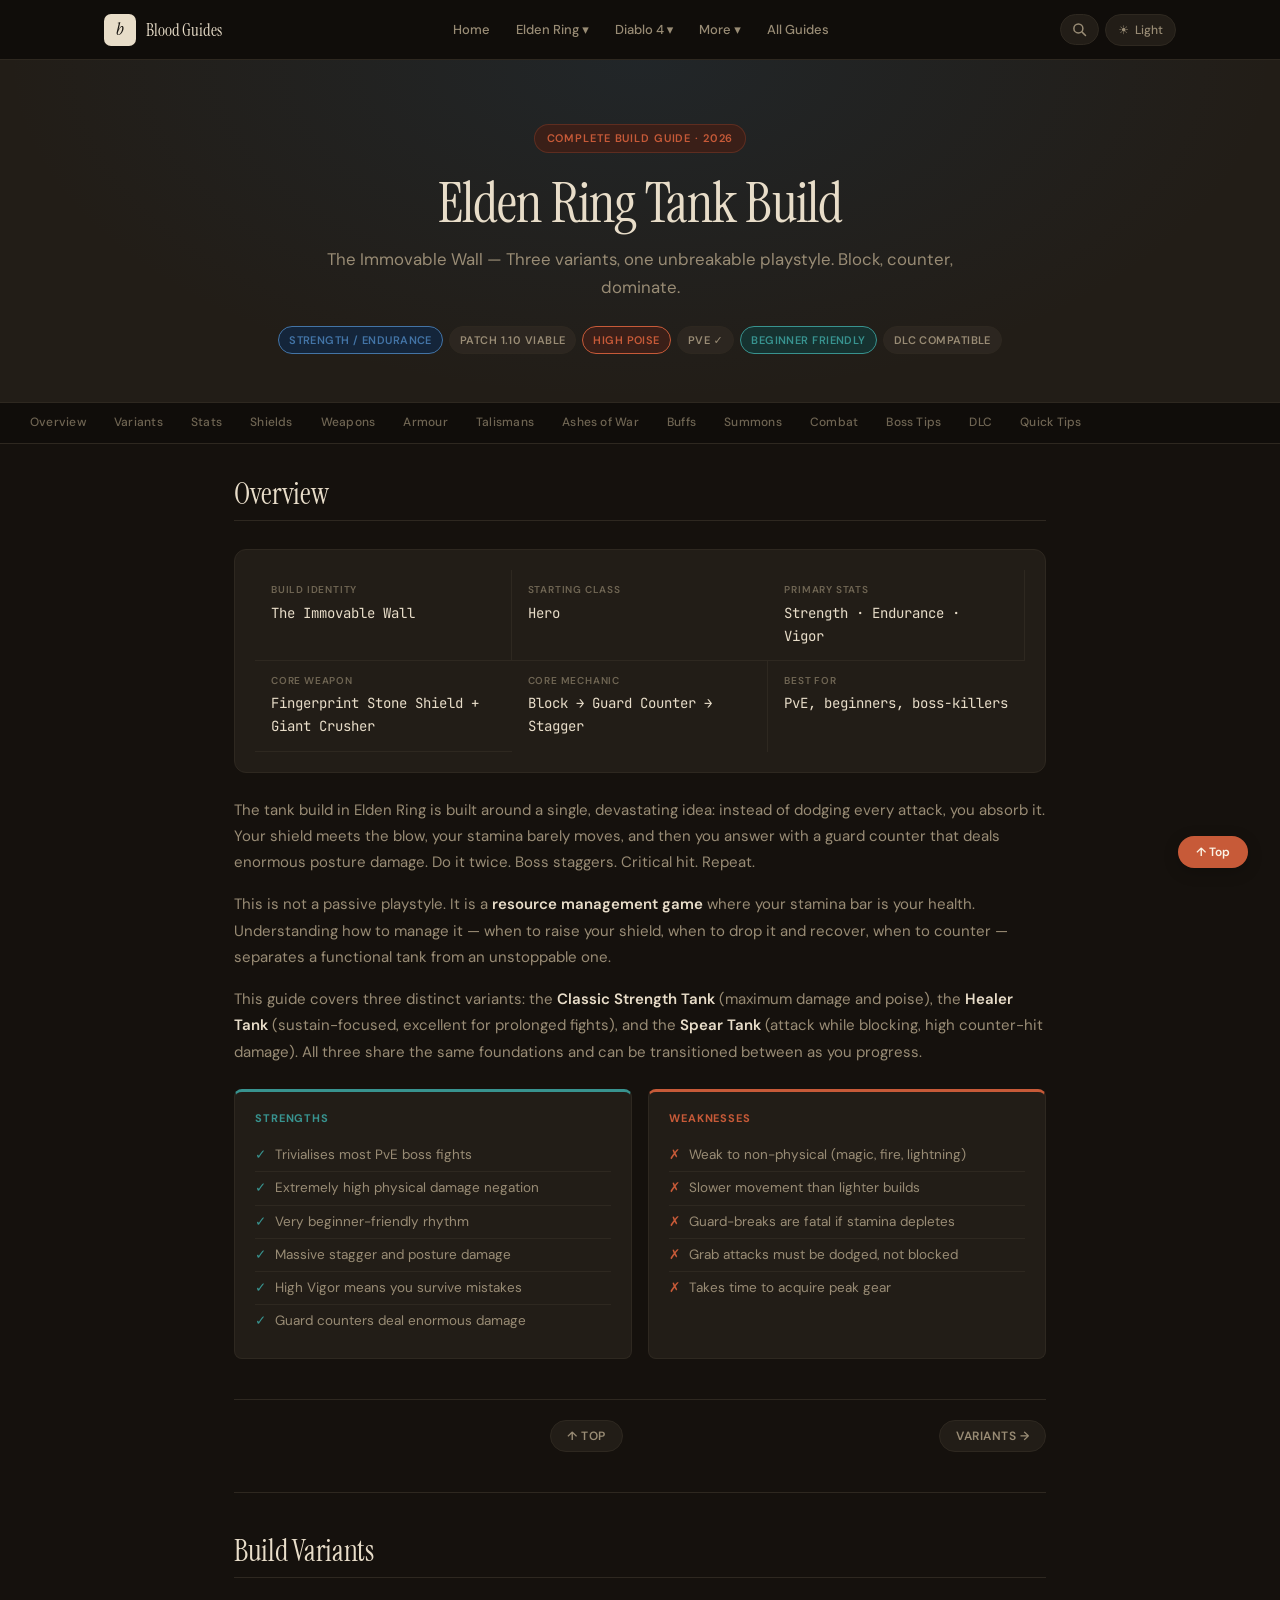
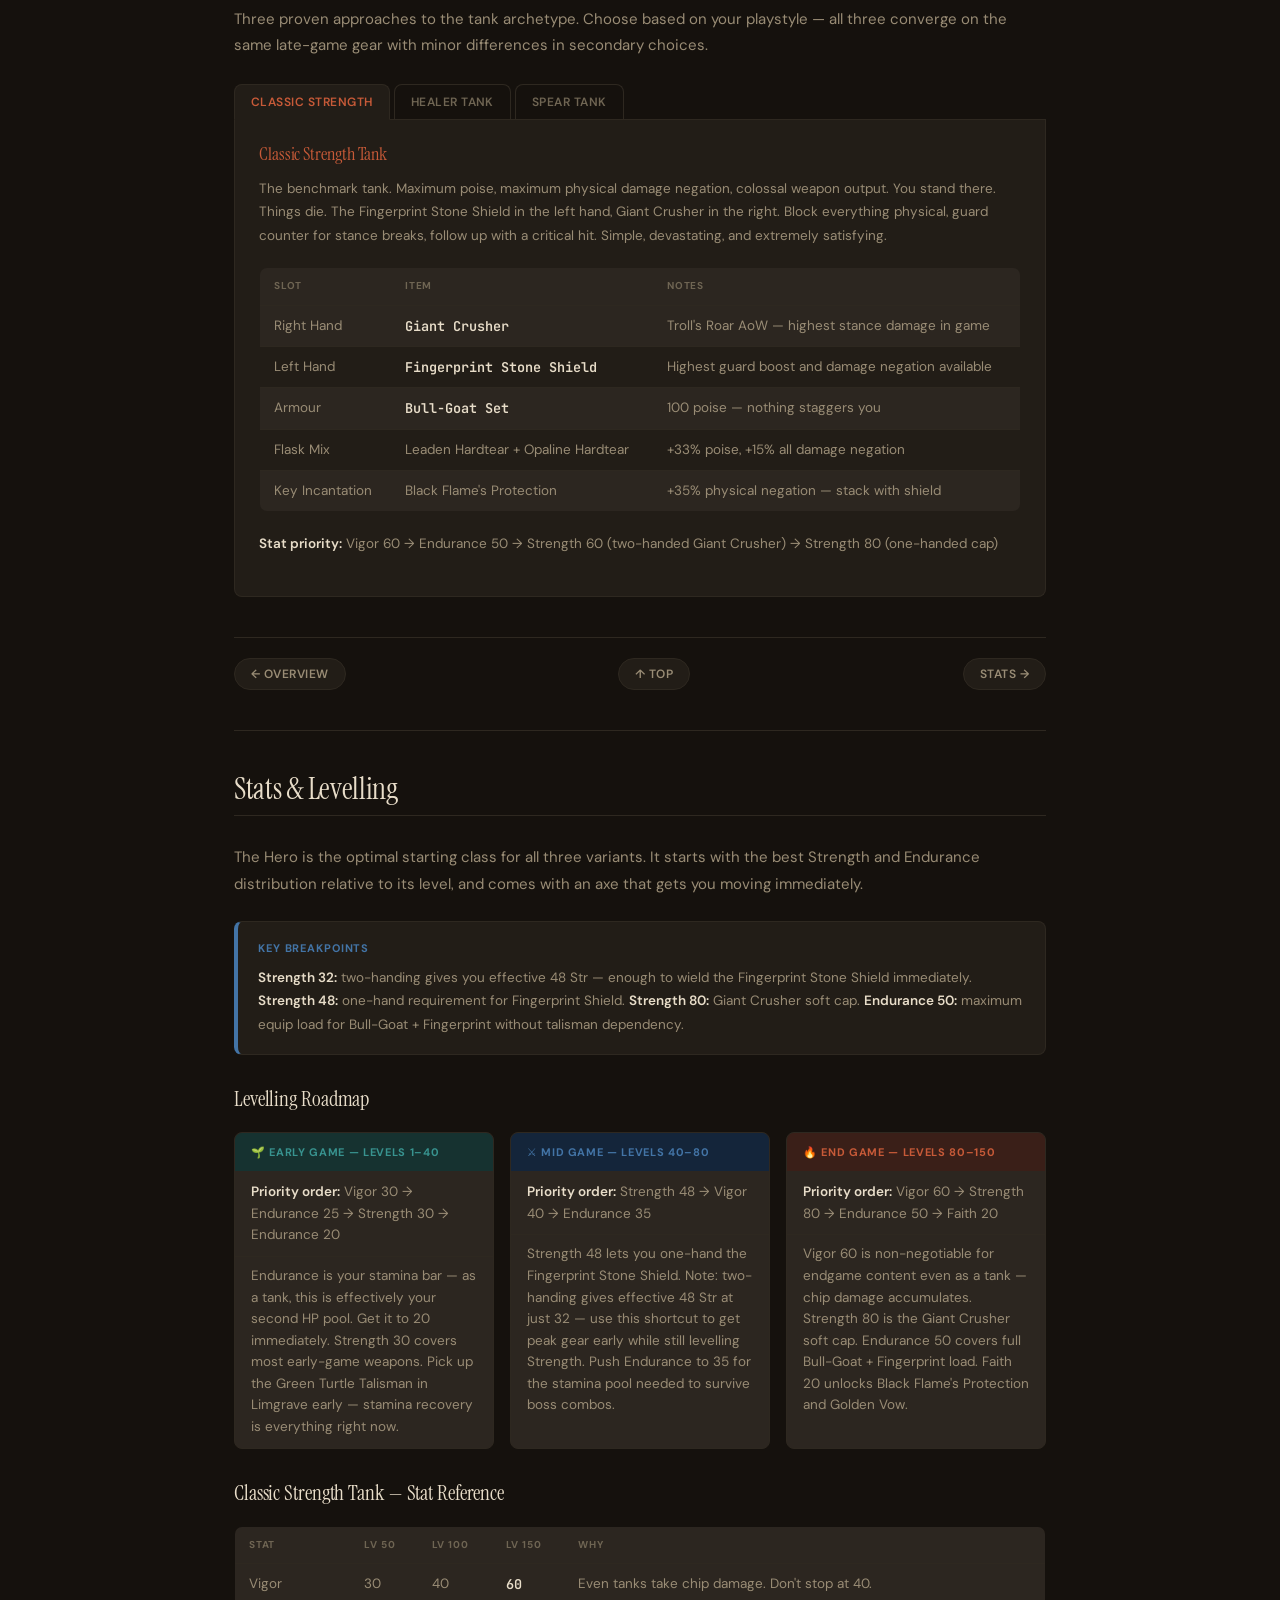
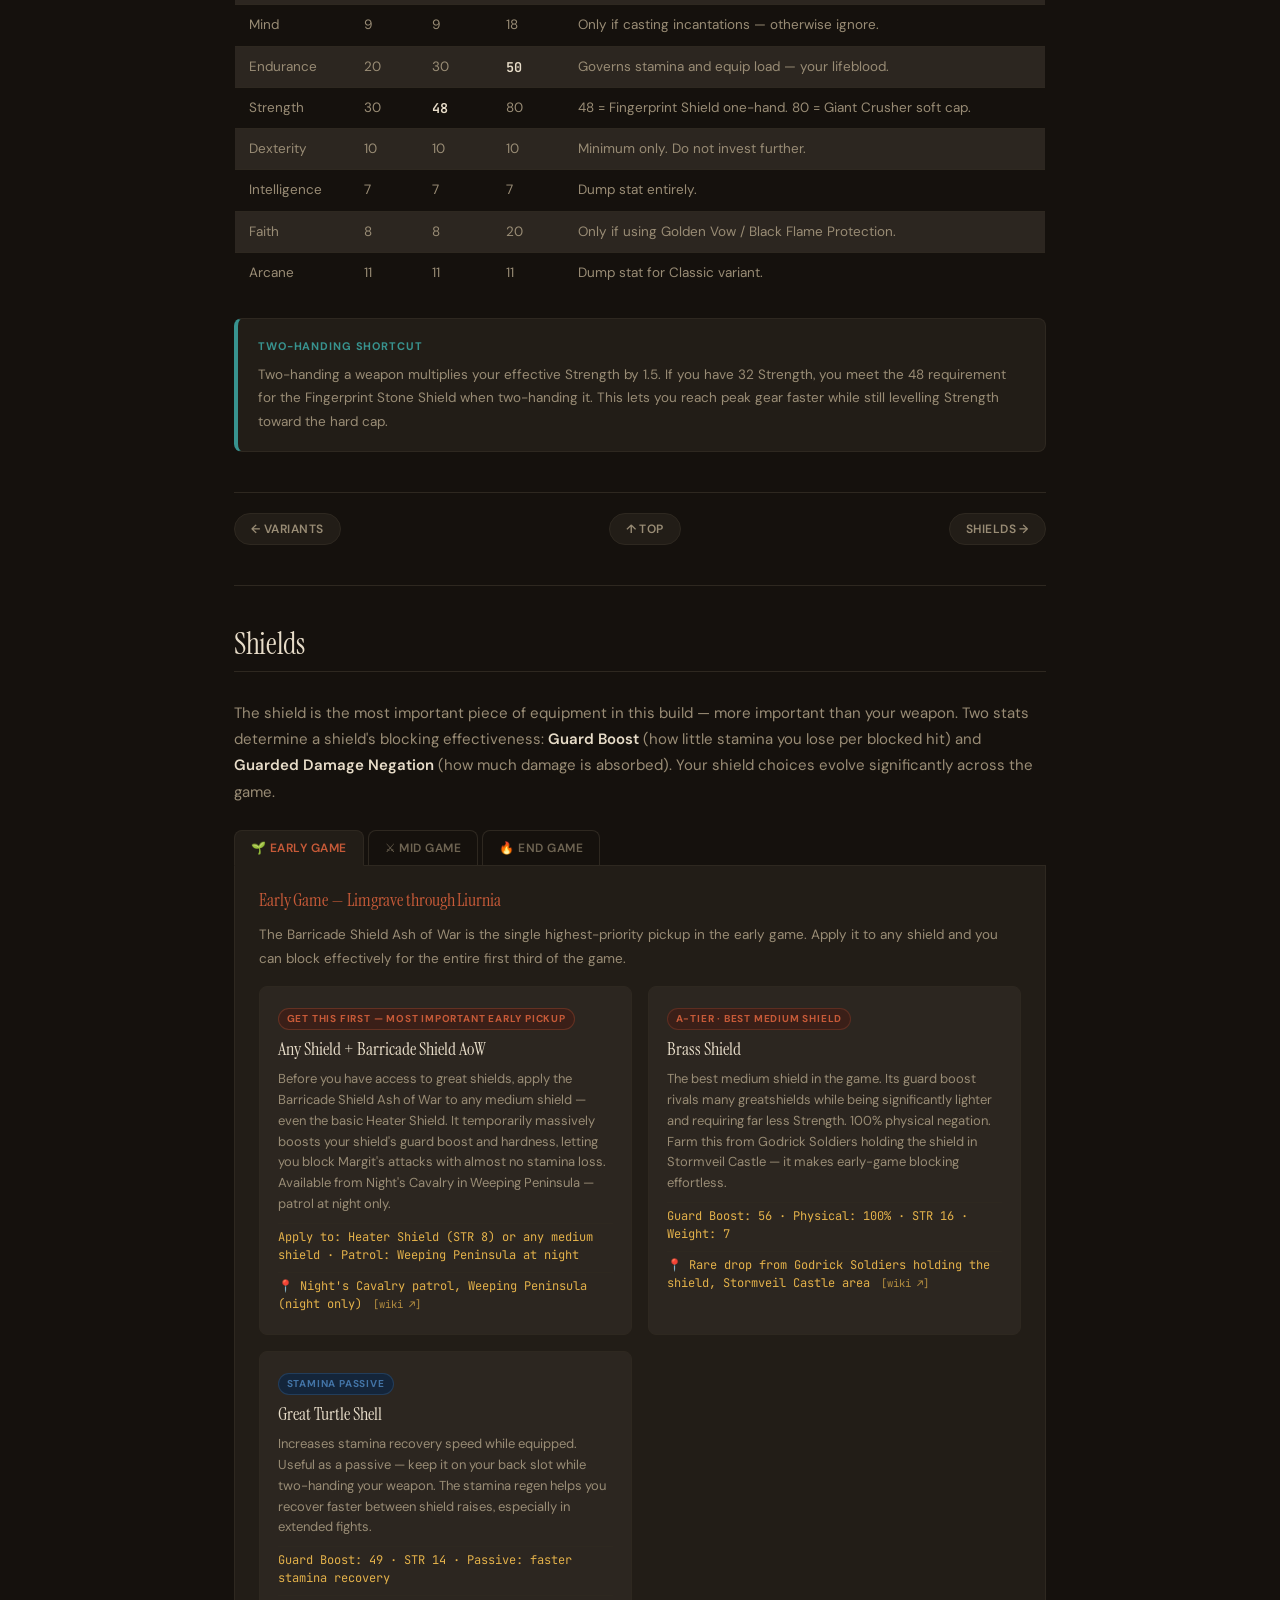
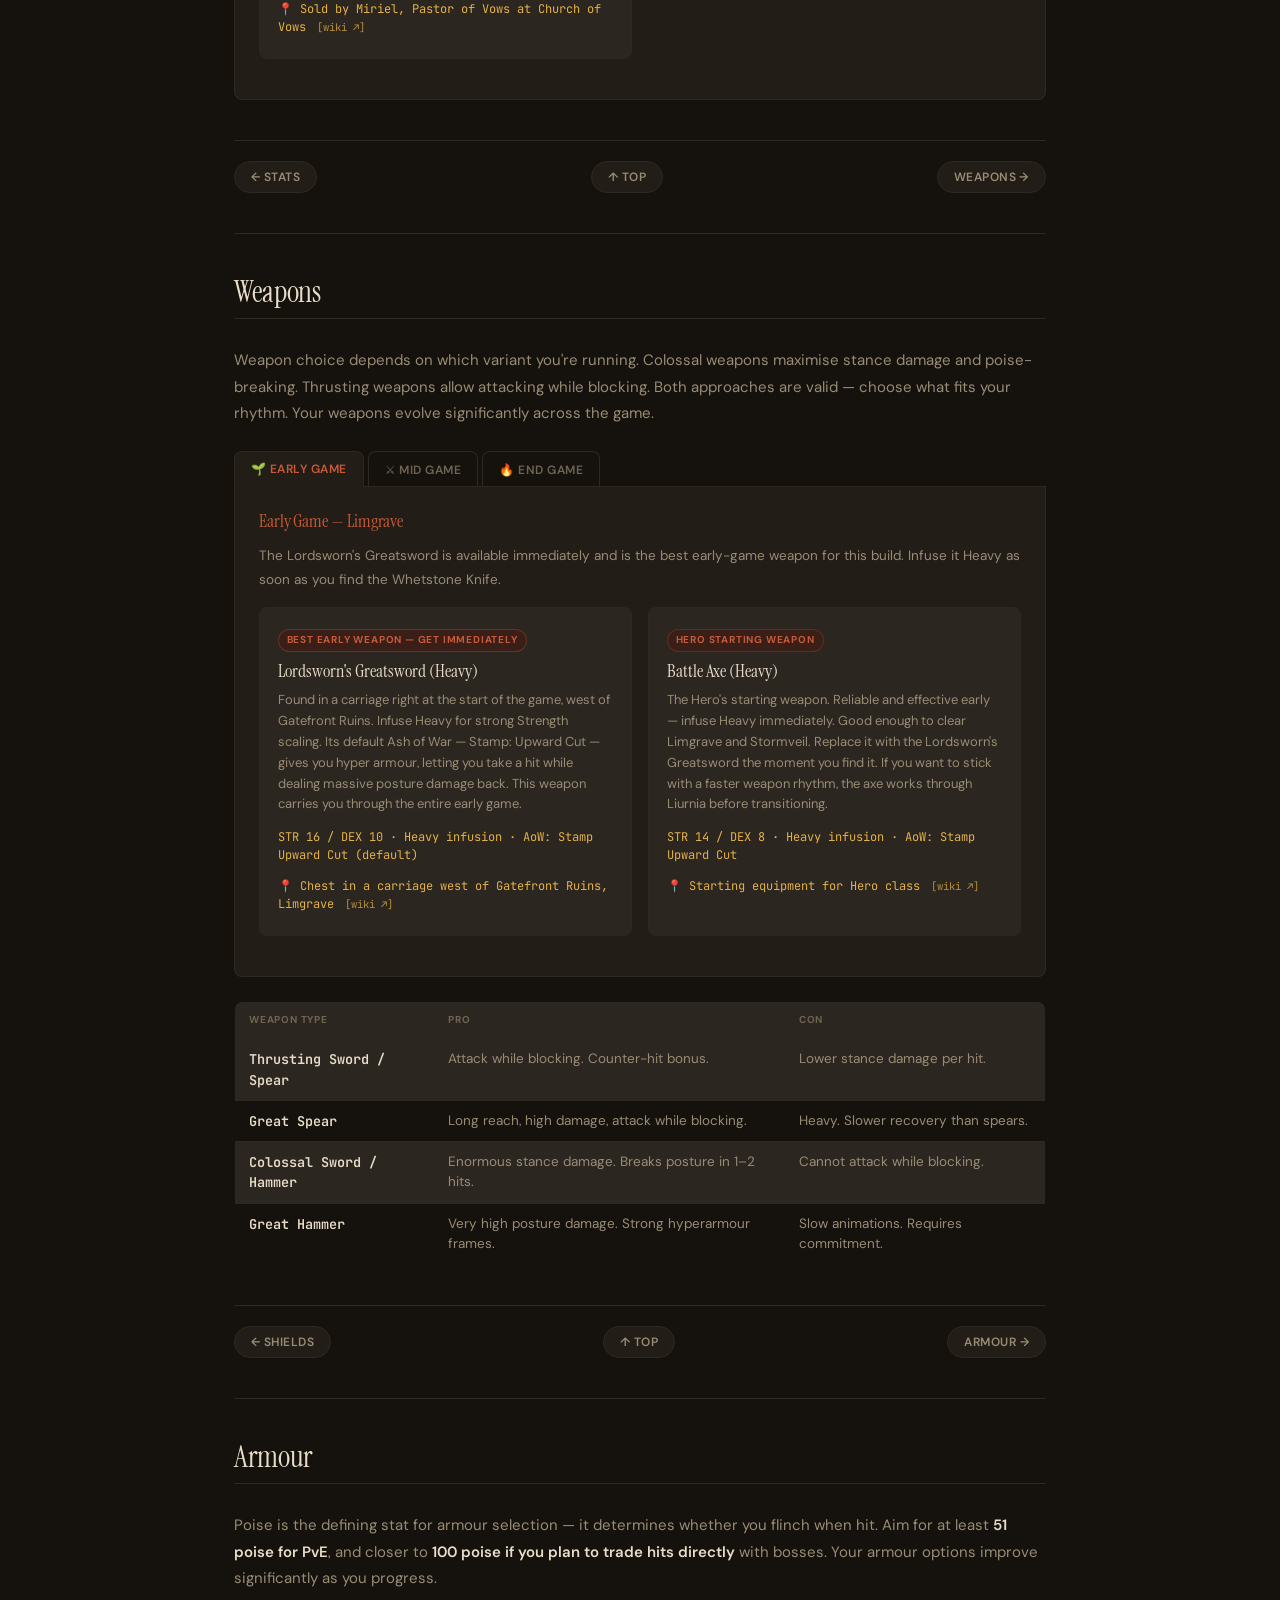
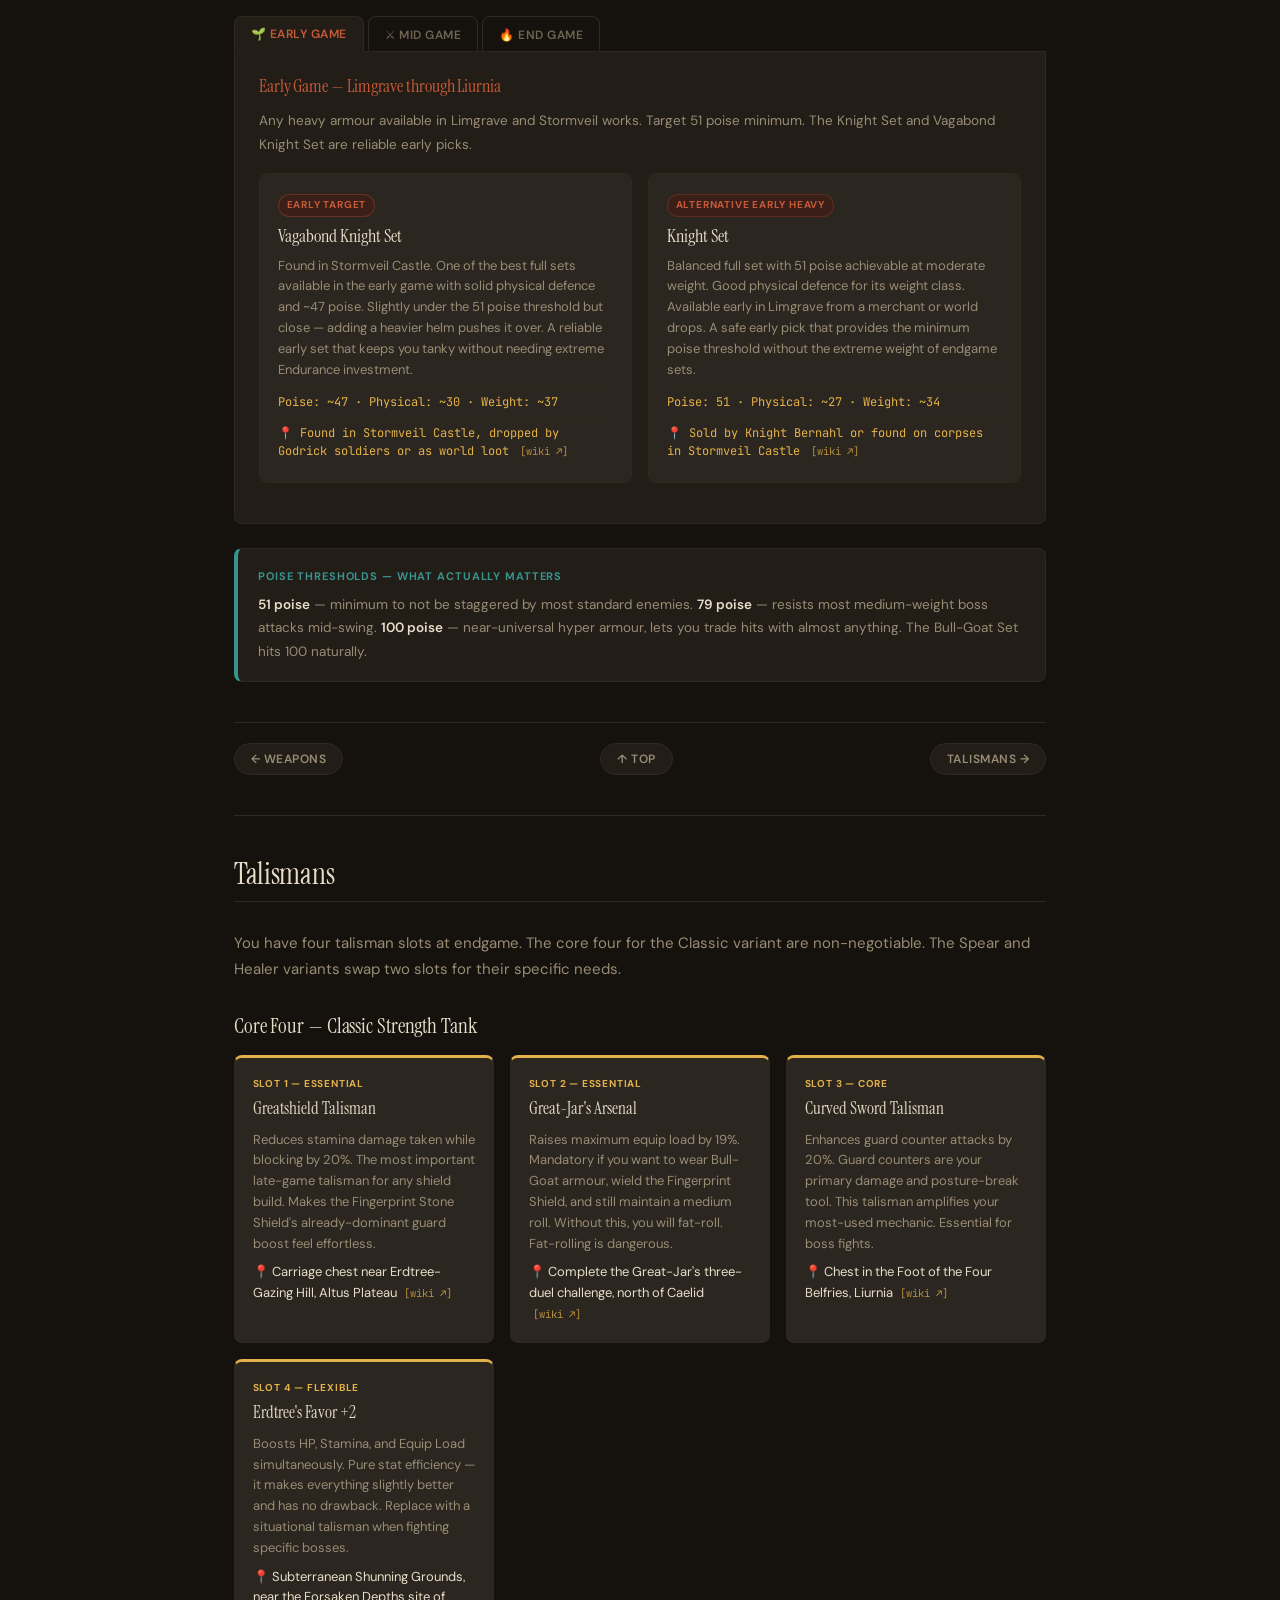
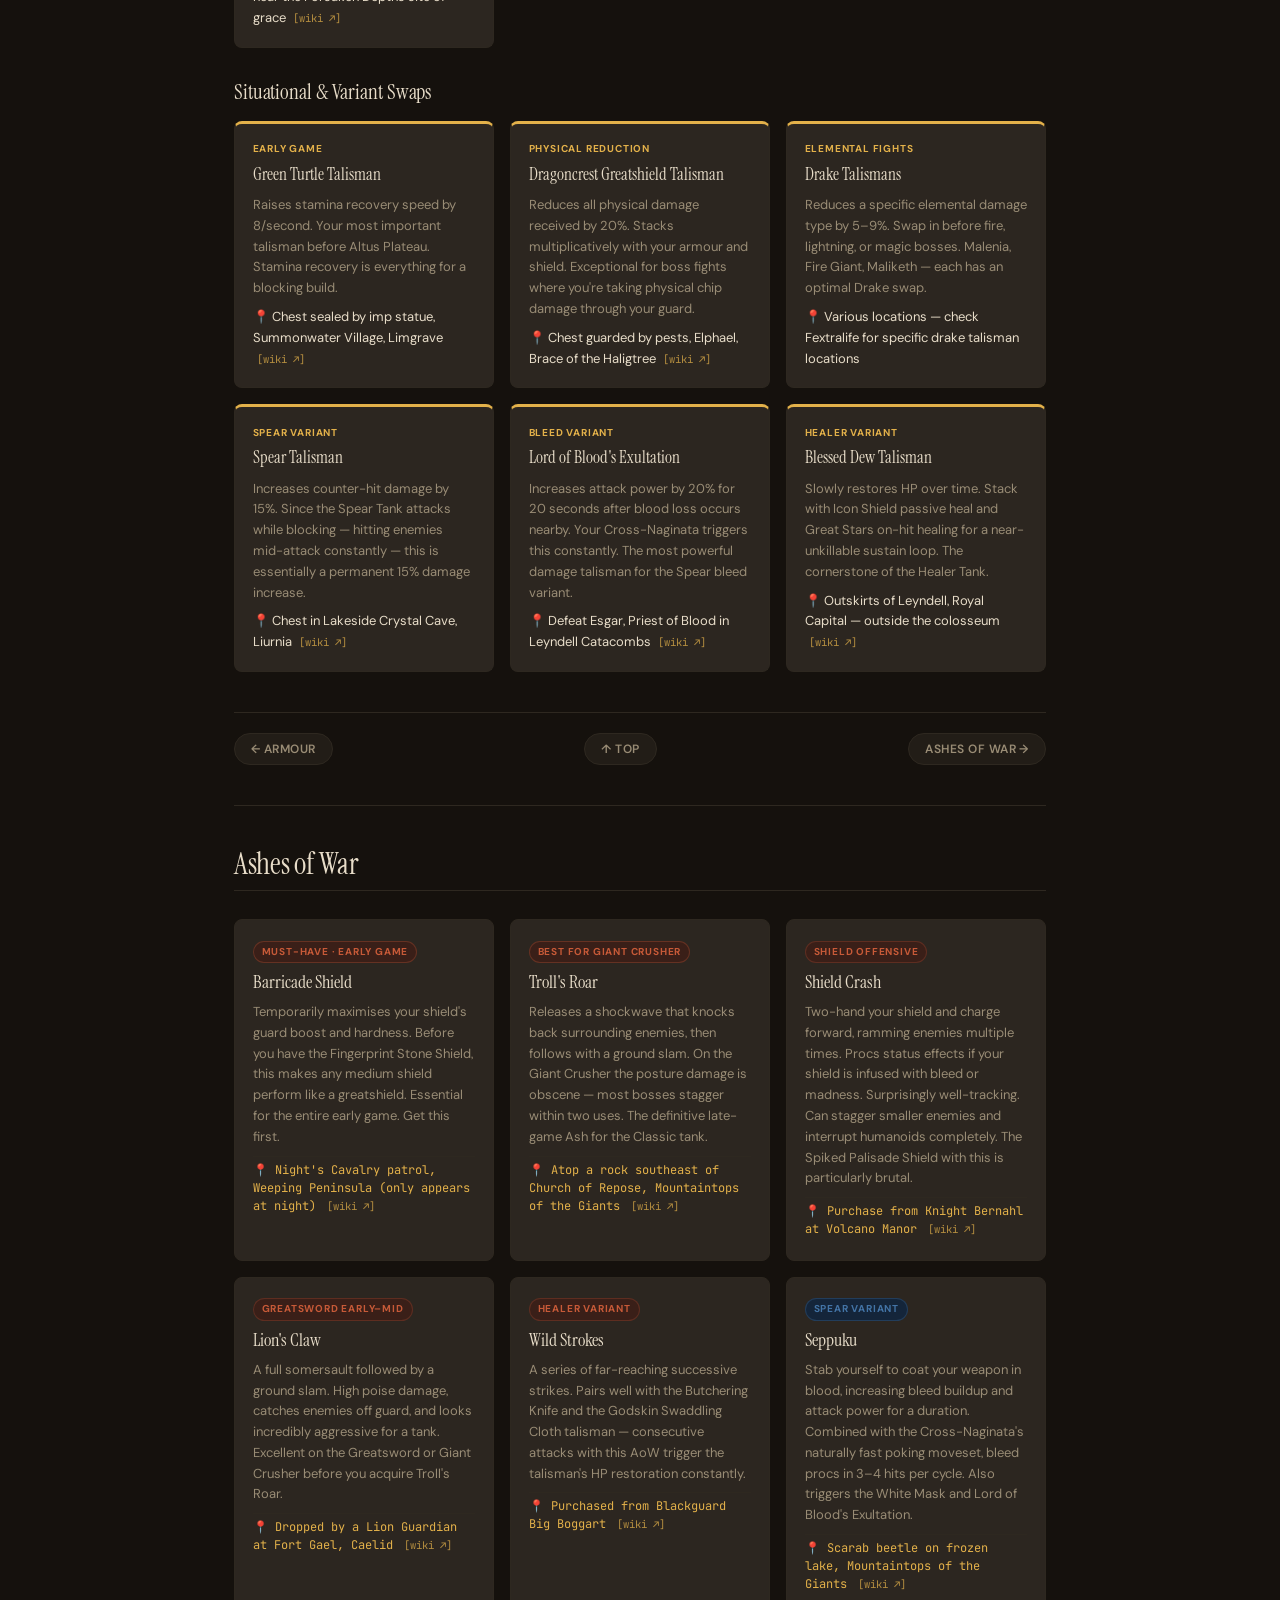
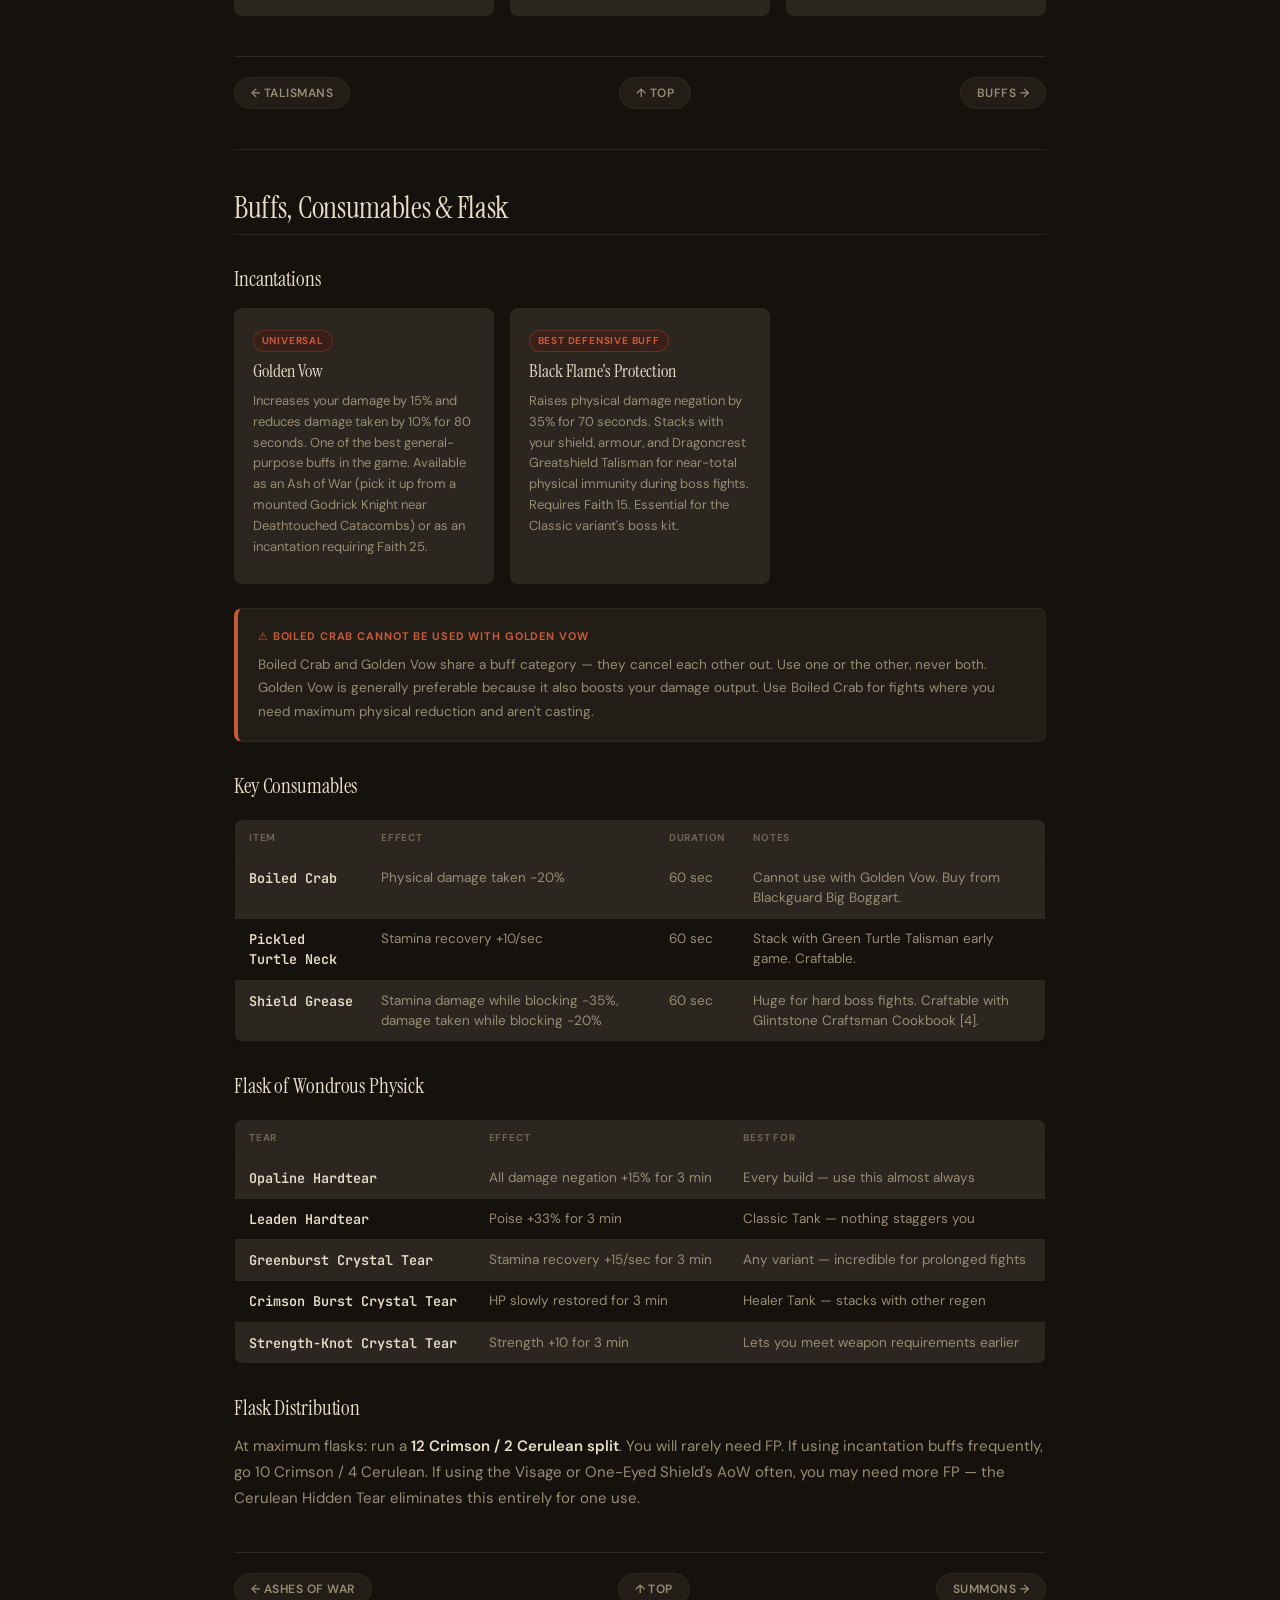
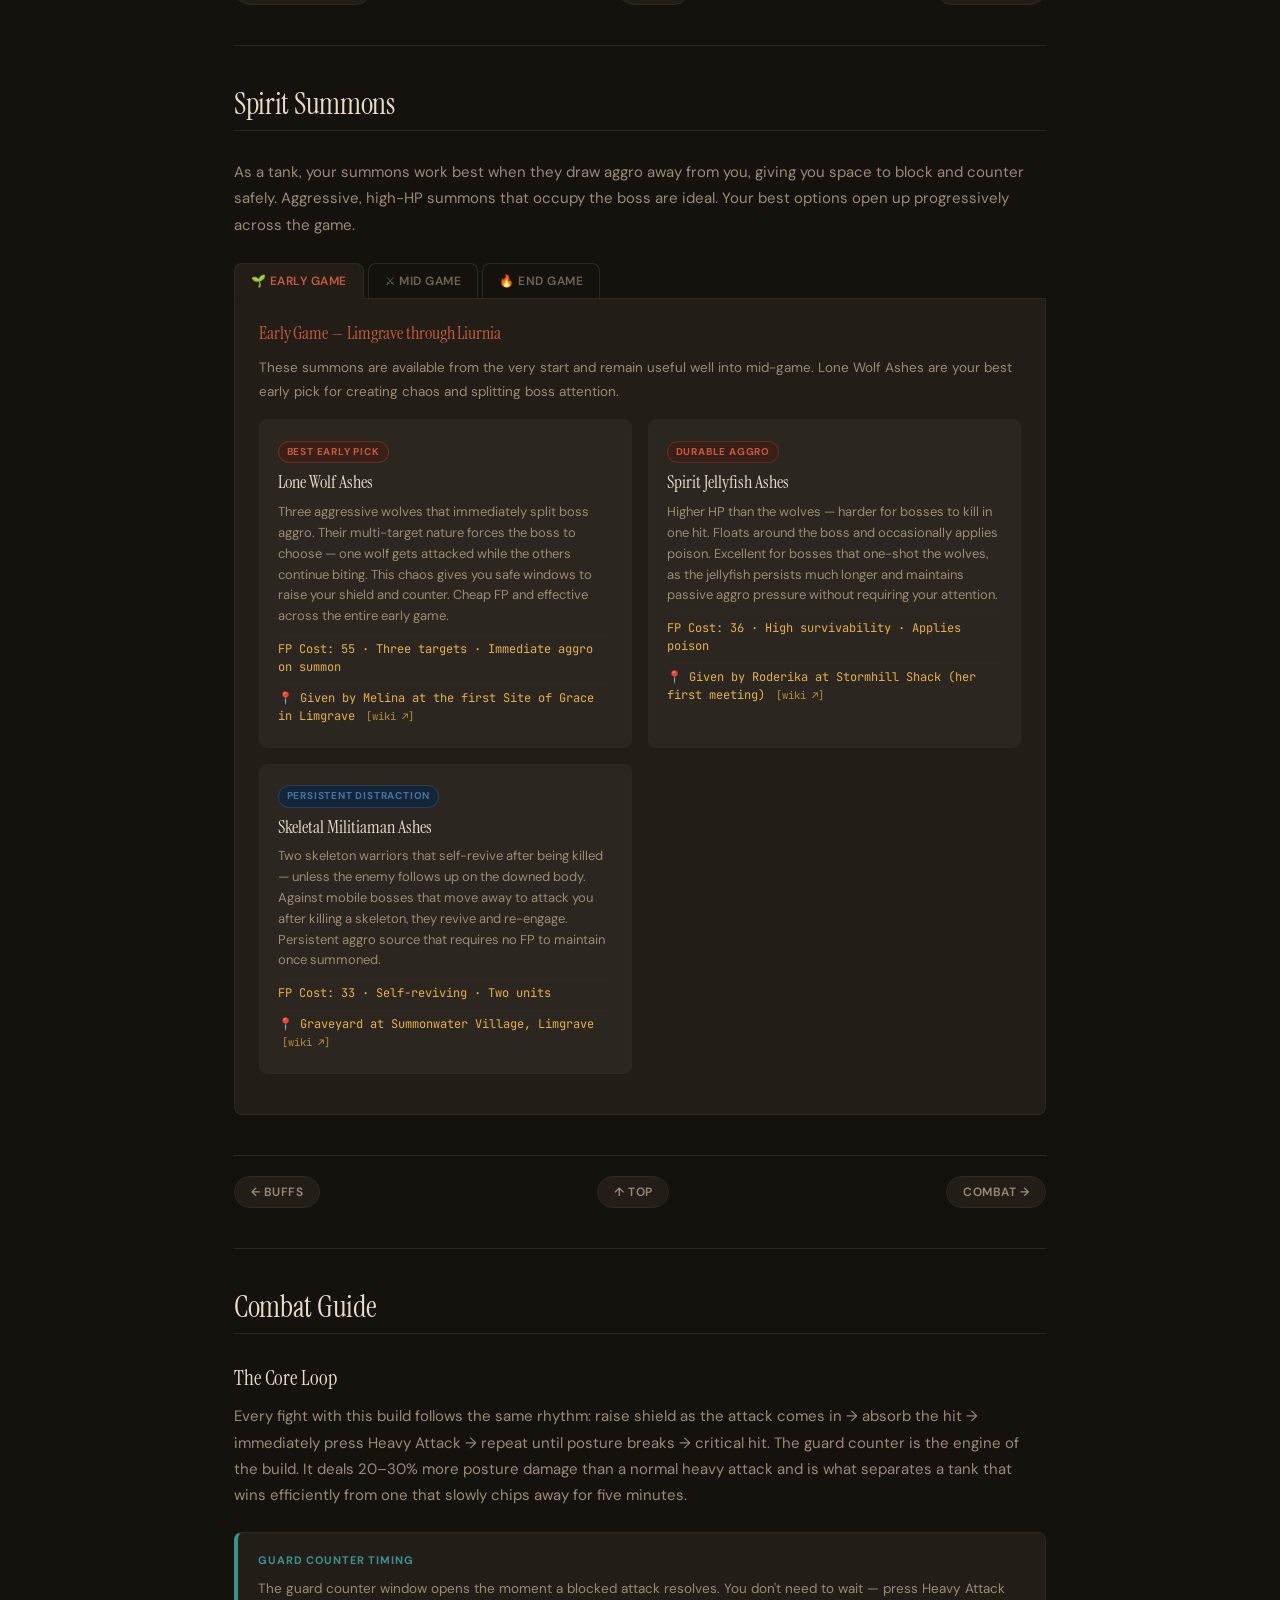
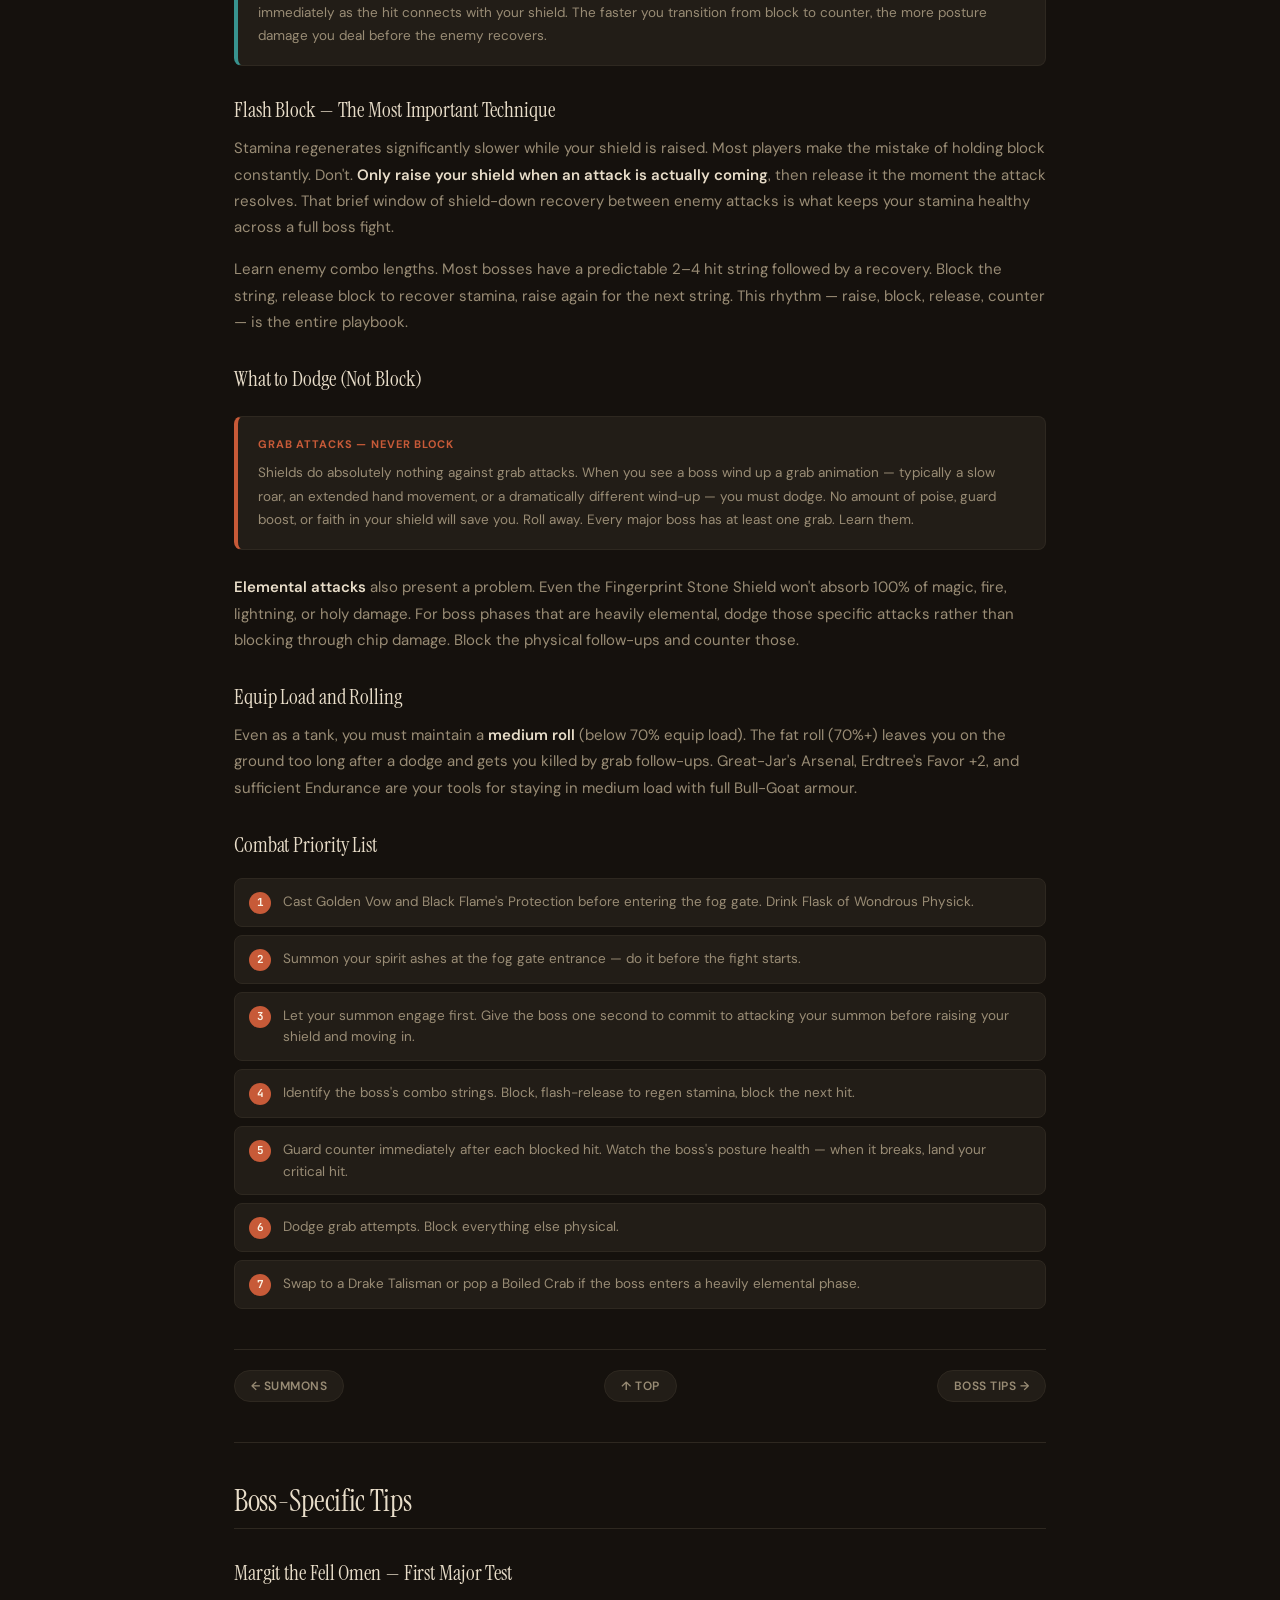
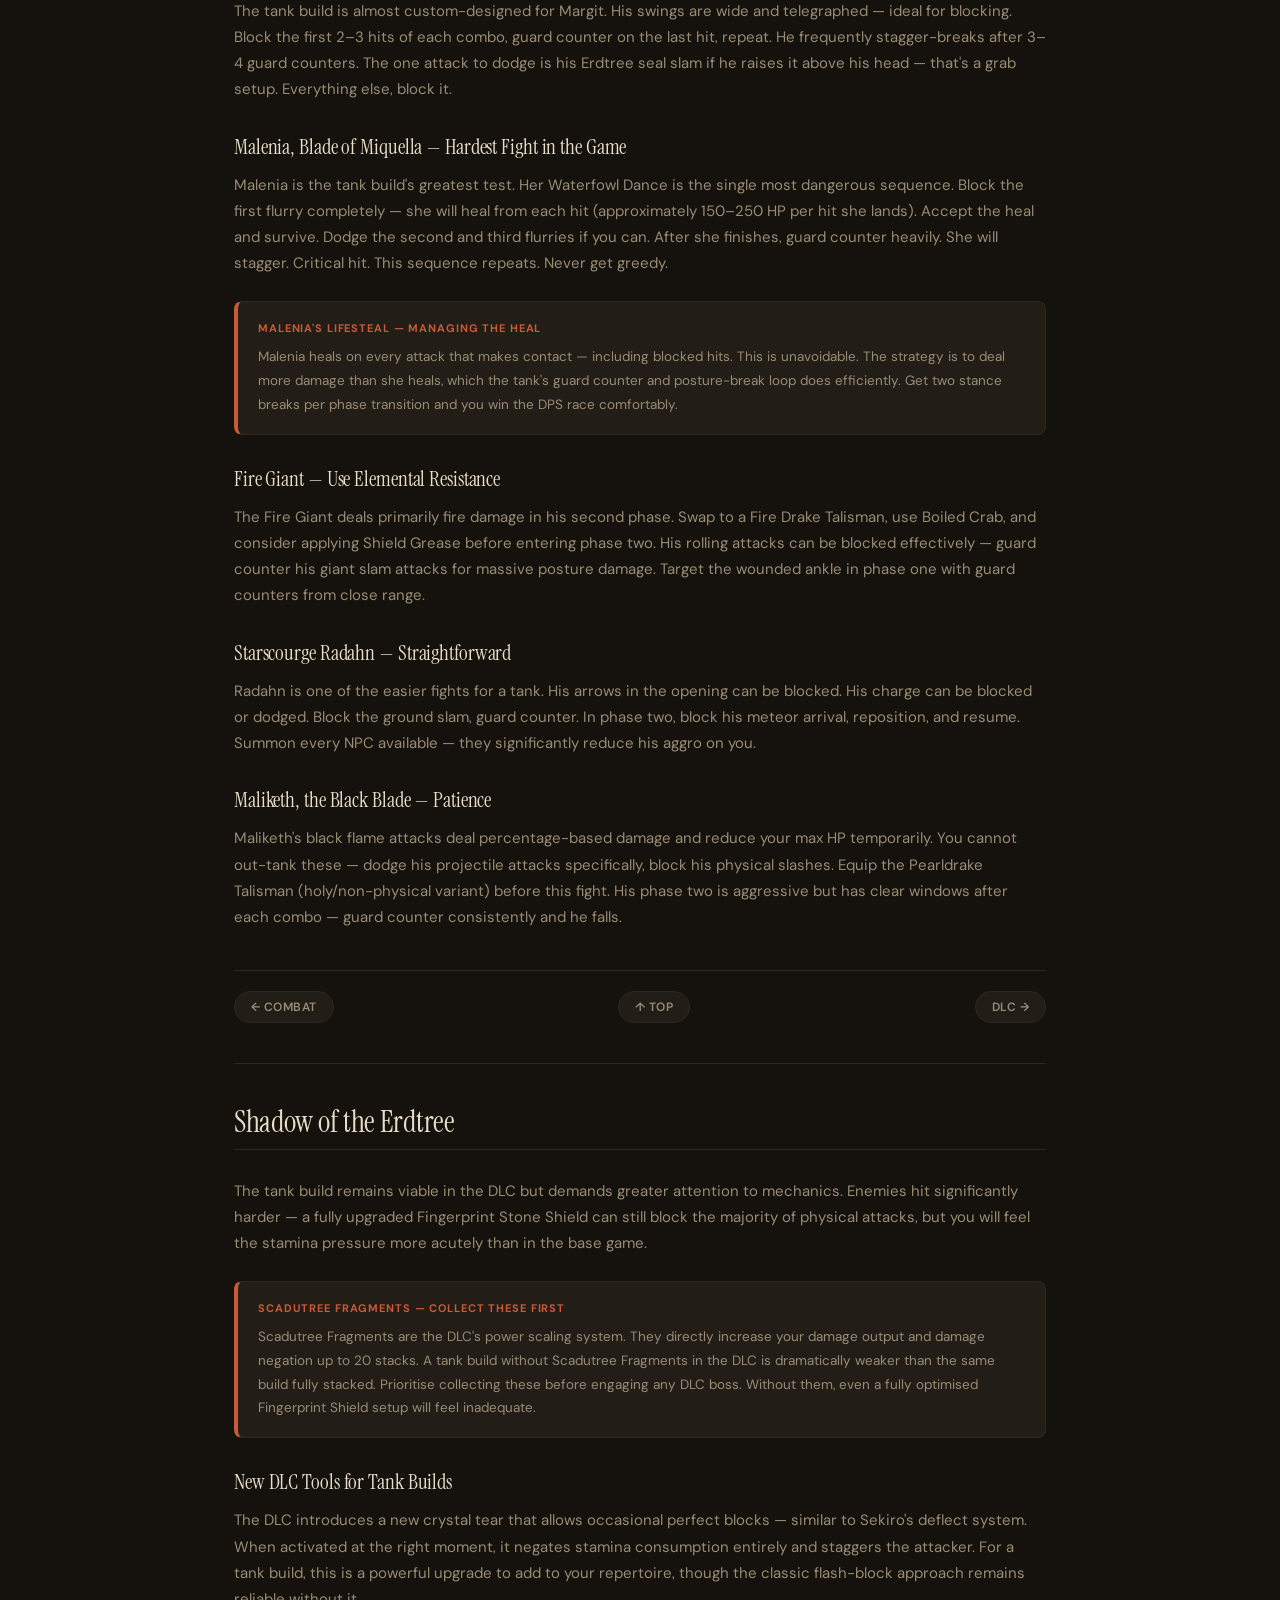
<file: elden-ring-tank-build/index.html>
<!DOCTYPE html>
<html lang="en">
<head>
<meta charset="UTF-8">
<meta name="viewport" content="width=device-width, initial-scale=1.0">
<title>Elden Ring Tank Build | Complete Guide 2026</title>
<meta name="description" content="The definitive Elden Ring tank build guide. Best shields, weapons, armour, talismans and tactics for all three tank variants. Updated for Shadow of the Erdtree.">
<meta property="og:title" content="Elden Ring Tank Build | Complete Guide 2026">
<meta property="og:description" content="The definitive Elden Ring tank build guide. Best shields, weapons, armour, talismans and tactics. Updated for Shadow of the Erdtree.">
<meta property="og:url" content="https://bloodguides.pages.dev/elden-ring-tank-build/">
<meta property="og:site_name" content="Blood Guides">
<meta property="og:image" content="https://bloodguides.pages.dev/og-image.png">
<meta name="twitter:card" content="summary_large_image">
<meta name="twitter:image" content="https://bloodguides.pages.dev/og-image.png">
<link rel="icon" type="image/svg+xml" href="/favicon.svg">
<link rel="preconnect" href="https://fonts.googleapis.com">
<link href="https://fonts.googleapis.com/css2?family=Instrument+Serif:ital@0;1&family=DM+Sans:wght@400;500;600;700&family=JetBrains+Mono:wght@400;500;600&display=swap" rel="stylesheet">
<link rel="stylesheet" href="/site.css">
<style>
/* Elden Ring — konjo blue */
.hero {
  background:
    radial-gradient(ellipse at 50% 0%, rgba(30,78,120,0.18) 0%, transparent 70%),
    var(--surface);
}
</style>
</head>
<body>
<div id="page-top"></div>

<!-- SITE NAV -->
<header class="site-nav">
  <div class="site-nav-inner">
    <a class="site-nav-logo" href="/">
      <svg viewBox="0 0 64 64" xmlns="http://www.w3.org/2000/svg" aria-hidden="true">
        <line x1="32" y1="4" x2="32" y2="50" stroke="currentColor" stroke-width="4" stroke-linecap="round"/>
        <line x1="16" y1="26" x2="48" y2="26" stroke="currentColor" stroke-width="4" stroke-linecap="round"/>
        <circle cx="32" cy="56" r="5" fill="currentColor"/>
        <ellipse cx="32" cy="6" rx="5" ry="6" fill="var(--accent)"/>
      </svg>
      Blood Guides
    </a>
    <ul class="site-nav-links" id="guide-nav">
      <li><a href="/">Home</a></li>
      <li>
        <a href="#">Elden Ring ▾</a>
        <ul>
          <li><a href="/samurai-bleed-build/">Samurai Bleed Build</a></li>
          <li><a href="/elden-ring-tank-build/">Tank Build (Great Shield)</a></li>
          <li><a href="/dragon-faith-build/">Dragon Faith Build</a></li>
          <li><a href="/rivers-of-blood-build/">Rivers of Blood Build</a></li>
        </ul>
      </li>
      <li>
        <a href="#">Diablo 4 ▾</a>
        <ul>
          <li><a href="/diablo4-necromancer-minion-build/">Necromancer Minion</a></li>
          <li><a href="/diablo4-druid-bear-build/">Druid Bear</a></li>
          <li><a href="/diablo4-paladin-blessed-hammer-build/">Paladin Blessed Hammer</a></li>
          <li><a href="/diablo4-whirlwind-barbarian-build/">Whirlwind Barbarian</a></li>
        </ul>
      </li>
      <li>
        <a href="#">More ▾</a>
        <ul>
          <li><a href="/#filter-bg3">Baldur's Gate 3</a></li>
          <li><a href="/#filter-fallout76">Fallout 76</a></li>
          <li><a href="/#filter-fallout4">Fallout 4</a></li>
          <li><a href="/#filter-darktide">40K: Darktide</a></li>
          <li><a href="/#filter-spacemarine2">40K: Space Marine 2</a></li>
        </ul>
      </li>
      <li><a href="/">All Guides</a></li>
    </ul>
    <div class="header-actions">
      <button class="icon-btn" title="Search" aria-label="Search" style="min-width:unset;padding:0.45rem 0.7rem;">
        <svg width="15" height="15" viewBox="0 0 20 20" fill="none" stroke="currentColor" stroke-width="2" stroke-linecap="round"><circle cx="8.5" cy="8.5" r="6"/><line x1="13.5" y1="13.5" x2="18" y2="18"/></svg>
      </button>
      <button class="icon-btn theme-toggle" title="Toggle theme" aria-label="Toggle theme">
        <span class="toggle-icon">☀️</span> Light
      </button>
      <button class="icon-btn nav-mobile-toggle" aria-label="Open menu" aria-expanded="false" aria-controls="guide-nav">☰</button>
    </div>
  </div>
</header>

<button id="fab-top" onclick="document.getElementById('page-top').scrollIntoView({behavior:'smooth'})">↑ Top</button>

<!-- HERO -->
<div class="hero">
  <span class="hero-tag">Complete Build Guide · 2026</span>
  <h1 class="title">Elden Ring Tank Build</h1>
  <p class="subtitle">The Immovable Wall — Three variants, one unbreakable playstyle. Block, counter, dominate.</p>
  <div class="badges">
    <span class="badge blue">Strength / Endurance</span>
    <span class="badge">Patch 1.10 Viable</span>
    <span class="badge red">High Poise</span>
    <span class="badge">PvE ✓</span>
    <span class="badge green">Beginner Friendly</span>
    <span class="badge">DLC Compatible</span>
  </div>
</div>

<!-- IN-PAGE NAV -->
<nav class="section-nav">
  <ul>
    <li><button onclick="document.getElementById('overview').scrollIntoView({behavior:'smooth'})">Overview</button></li>
    <li><button onclick="document.getElementById('variants').scrollIntoView({behavior:'smooth'})">Variants</button></li>
    <li><button onclick="document.getElementById('stats').scrollIntoView({behavior:'smooth'})">Stats</button></li>
    <li><button onclick="document.getElementById('shields').scrollIntoView({behavior:'smooth'})">Shields</button></li>
    <li><button onclick="document.getElementById('weapons').scrollIntoView({behavior:'smooth'})">Weapons</button></li>
    <li><button onclick="document.getElementById('armour').scrollIntoView({behavior:'smooth'})">Armour</button></li>
    <li><button onclick="document.getElementById('talismans').scrollIntoView({behavior:'smooth'})">Talismans</button></li>
    <li><button onclick="document.getElementById('ash').scrollIntoView({behavior:'smooth'})">Ashes of War</button></li>
    <li><button onclick="document.getElementById('buffs').scrollIntoView({behavior:'smooth'})">Buffs</button></li>
    <li><button onclick="document.getElementById('summons').scrollIntoView({behavior:'smooth'})">Summons</button></li>
    <li><button onclick="document.getElementById('combat').scrollIntoView({behavior:'smooth'})">Combat</button></li>
    <li><button onclick="document.getElementById('bosses').scrollIntoView({behavior:'smooth'})">Boss Tips</button></li>
    <li><button onclick="document.getElementById('dlc').scrollIntoView({behavior:'smooth'})">DLC</button></li>
    <li><button onclick="document.getElementById('tips').scrollIntoView({behavior:'smooth'})">Quick Tips</button></li>
  </ul>
</nav>

<div class="content">

<!-- OVERVIEW -->
<section id="overview">
  <h2>Overview</h2>
  <div class="section-rule"></div>

  <div class="summary-box">
    <div class="summary-grid">
      <div class="summary-item"><span class="summary-label">Build Identity</span><span class="summary-value">The Immovable Wall</span></div>
      <div class="summary-item"><span class="summary-label">Starting Class</span><span class="summary-value">Hero</span></div>
      <div class="summary-item"><span class="summary-label">Primary Stats</span><span class="summary-value">Strength · Endurance · Vigor</span></div>
      <div class="summary-item"><span class="summary-label">Core Weapon</span><span class="summary-value">Fingerprint Stone Shield + Giant Crusher</span></div>
      <div class="summary-item"><span class="summary-label">Core Mechanic</span><span class="summary-value">Block → Guard Counter → Stagger</span></div>
      <div class="summary-item"><span class="summary-label">Best For</span><span class="summary-value">PvE, beginners, boss-killers</span></div>
    </div>
  </div>

  <p>The tank build in Elden Ring is built around a single, devastating idea: instead of dodging every attack, you absorb it. Your shield meets the blow, your stamina barely moves, and then you answer with a guard counter that deals enormous posture damage. Do it twice. Boss staggers. Critical hit. Repeat.</p>

  <p>This is not a passive playstyle. It is a <strong>resource management game</strong> where your stamina bar is your health. Understanding how to manage it — when to raise your shield, when to drop it and recover, when to counter — separates a functional tank from an unstoppable one.</p>

  <p>This guide covers three distinct variants: the <strong>Classic Strength Tank</strong> (maximum damage and poise), the <strong>Healer Tank</strong> (sustain-focused, excellent for prolonged fights), and the <strong>Spear Tank</strong> (attack while blocking, high counter-hit damage). All three share the same foundations and can be transitioned between as you progress.</p>

  <div class="pro-con-grid">
    <div class="pro-box">
      <h4>Strengths</h4>
      <ul>
        <li>Trivialises most PvE boss fights</li>
        <li>Extremely high physical damage negation</li>
        <li>Very beginner-friendly rhythm</li>
        <li>Massive stagger and posture damage</li>
        <li>High Vigor means you survive mistakes</li>
        <li>Guard counters deal enormous damage</li>
      </ul>
    </div>
    <div class="con-box">
      <h4>Weaknesses</h4>
      <ul>
        <li>Weak to non-physical (magic, fire, lightning)</li>
        <li>Slower movement than lighter builds</li>
        <li>Guard-breaks are fatal if stamina depletes</li>
        <li>Grab attacks must be dodged, not blocked</li>
        <li>Takes time to acquire peak gear</li>
      </ul>
    </div>
  </div>

  <div class="section-footer">
    <span></span>
    <button class="sec-btn center" onclick="document.getElementById('page-top').scrollIntoView({behavior:'smooth'})">↑ Top</button>
    <button class="sec-btn" onclick="document.getElementById('variants').scrollIntoView({behavior:'smooth'})">Variants →</button>
  </div>
</section>

<!-- VARIANTS -->
<section id="variants">
  <h2>Build Variants</h2>
  <div class="section-rule"></div>

  <p>Three proven approaches to the tank archetype. Choose based on your playstyle — all three converge on the same late-game gear with minor differences in secondary choices.</p>

  <div class="tabs">
    <button class="tab-btn active" onclick="switchTab(event,'classic')">Classic Strength</button>
    <button class="tab-btn" onclick="switchTab(event,'healer')">Healer Tank</button>
    <button class="tab-btn" onclick="switchTab(event,'spear')">Spear Tank</button>
  </div>

  <div class="tab-panel active" id="tab-classic">
    <h3>Classic Strength Tank</h3>
    <p>The benchmark tank. Maximum poise, maximum physical damage negation, colossal weapon output. You stand there. Things die. The Fingerprint Stone Shield in the left hand, Giant Crusher in the right. Block everything physical, guard counter for stance breaks, follow up with a critical hit. Simple, devastating, and extremely satisfying.</p>
    <table class="data-table">
      <tr><th>Slot</th><th>Item</th><th>Notes</th></tr>
      <tr><td>Right Hand</td><td class="highlight">Giant Crusher</td><td>Troll's Roar AoW — highest stance damage in game</td></tr>
      <tr><td>Left Hand</td><td class="highlight">Fingerprint Stone Shield</td><td>Highest guard boost and damage negation available</td></tr>
      <tr><td>Armour</td><td class="highlight">Bull-Goat Set</td><td>100 poise — nothing staggers you</td></tr>
      <tr><td>Flask Mix</td><td>Leaden Hardtear + Opaline Hardtear</td><td>+33% poise, +15% all damage negation</td></tr>
      <tr><td>Key Incantation</td><td>Black Flame's Protection</td><td>+35% physical negation — stack with shield</td></tr>
    </table>
    <p><strong>Stat priority:</strong> Vigor 60 → Endurance 50 → Strength 60 (two-handed Giant Crusher) → Strength 80 (one-handed cap)</p>
  </div>

  <div class="tab-panel" id="tab-healer">
    <h3>Healer Tank</h3>
    <p>Trades some raw blocking efficiency for sustained healing. You recover HP constantly through talismans, weapon passives, and the Icon Shield. Where the Classic Tank relies on high Vigor and flask discipline, the Healer Tank keeps its HP bar full automatically, making it exceptional for long dungeon runs and co-op. Lower damage output, but almost impossible to kill in PvE.</p>
    <table class="data-table">
      <tr><th>Slot</th><th>Item</th><th>Notes</th></tr>
      <tr><td>Right Hand</td><td class="highlight">Butchering Knife or Great Stars</td><td>Great Stars heals 4HP per hit passively</td></tr>
      <tr><td>Left Hand</td><td class="highlight">Icon Shield</td><td>Passive 3HP/second while equipped</td></tr>
      <tr><td>Armour</td><td class="highlight">Twinned Set</td><td>Lighter, maintains mobility, decent poise</td></tr>
      <tr><td>Flask Mix</td><td>Crimson Burst Crystal Tear + Opaline Hardtear</td><td>Slow HP restore + all negation buff</td></tr>
      <tr><td>Key Talisman</td><td>Blessed Dew + Taker's Cameo</td><td>Passive regen + HP on kill</td></tr>
    </table>
    <p><strong>Stat priority:</strong> Vigor 50 → Endurance 40 → Strength 50 → Faith 26 (for incantation buffs)</p>
  </div>

  <div class="tab-panel" id="tab-spear">
    <h3>Spear Tank (Counter-Hitter)</h3>
    <p>The most technically demanding of the three variants. Thrusting weapons — spears, great spears, and heavy thrusting swords — have a unique property: you can attack while your shield is raised. This means you never lower your guard. Block, poke, block, poke. Counter-hits (hitting an enemy while they're attacking) deal bonus damage, and the Spear Talisman amplifies this by 15%. In skilled hands, this is the highest sustained DPS of all three variants.</p>
    <table class="data-table">
      <tr><th>Slot</th><th>Item</th><th>Notes</th></tr>
      <tr><td>Right Hand</td><td class="highlight">Cross-Naginata (Occult + Seppuku)</td><td>Bleed proc every ~3 pokes — massive burst</td></tr>
      <tr><td>Left Hand</td><td class="highlight">Fingerprint Stone Shield</td><td>Never need to lower it</td></tr>
      <tr><td>Armour</td><td class="highlight">White Mask + Blaidd's Armour</td><td>White Mask: +10% damage after blood loss nearby</td></tr>
      <tr><td>Key Talisman</td><td>Spear Talisman + Lord of Blood's Exultation</td><td>+15% counter-hit, +20% attack after bleed</td></tr>
      <tr><td>Alternative Weapon</td><td>Mohgwyn's Sacred Spear</td><td>Bloodboon Ritual AoW — area bleed + fire</td></tr>
    </table>
    <p><strong>Stat priority:</strong> Vigor 50 → Dexterity 20 → Arcane 45 → Endurance 40</p>
  </div>

  <div class="section-footer">
    <button class="sec-btn" onclick="document.getElementById('overview').scrollIntoView({behavior:'smooth'})">← Overview</button>
    <button class="sec-btn center" onclick="document.getElementById('page-top').scrollIntoView({behavior:'smooth'})">↑ Top</button>
    <button class="sec-btn" onclick="document.getElementById('stats').scrollIntoView({behavior:'smooth'})">Stats →</button>
  </div>
</section>

<!-- STATS -->
<section id="stats">
  <h2>Stats &amp; Levelling</h2>
  <div class="section-rule"></div>

  <p>The Hero is the optimal starting class for all three variants. It starts with the best Strength and Endurance distribution relative to its level, and comes with an axe that gets you moving immediately.</p>

  <div class="callout blue">
    <div class="callout-title">Key Breakpoints</div>
    <p><strong>Strength 32:</strong> two-handing gives you effective 48 Str — enough to wield the Fingerprint Stone Shield immediately. <strong>Strength 48:</strong> one-hand requirement for Fingerprint Shield. <strong>Strength 80:</strong> Giant Crusher soft cap. <strong>Endurance 50:</strong> maximum equip load for Bull-Goat + Fingerprint without talisman dependency.</p>
  </div>

  <h3>Levelling Roadmap</h3>
  <div class="progression-grid">
    <div class="prog-stage">
      <div class="prog-header early">🌱 Early Game — Levels 1–40</div>
      <p><strong>Priority order:</strong> Vigor 30 → Endurance 25 → Strength 30 → Endurance 20</p>
      <p>Endurance is your stamina bar — as a tank, this is effectively your second HP pool. Get it to 20 immediately. Strength 30 covers most early-game weapons. Pick up the Green Turtle Talisman in Limgrave early — stamina recovery is everything right now.</p>
    </div>
    <div class="prog-stage">
      <div class="prog-header mid">⚔️ Mid Game — Levels 40–80</div>
      <p><strong>Priority order:</strong> Strength 48 → Vigor 40 → Endurance 35</p>
      <p>Strength 48 lets you one-hand the Fingerprint Stone Shield. Note: two-handing gives effective 48 Str at just 32 — use this shortcut to get peak gear early while still levelling Strength. Push Endurance to 35 for the stamina pool needed to survive boss combos.</p>
    </div>
    <div class="prog-stage">
      <div class="prog-header end">🔥 End Game — Levels 80–150</div>
      <p><strong>Priority order:</strong> Vigor 60 → Strength 80 → Endurance 50 → Faith 20</p>
      <p>Vigor 60 is non-negotiable for endgame content even as a tank — chip damage accumulates. Strength 80 is the Giant Crusher soft cap. Endurance 50 covers full Bull-Goat + Fingerprint load. Faith 20 unlocks Black Flame's Protection and Golden Vow.</p>
    </div>
  </div>

  <h3>Classic Strength Tank — Stat Reference</h3>
  <table class="data-table">
    <tr><th>Stat</th><th>Lv 50</th><th>Lv 100</th><th>Lv 150</th><th>Why</th></tr>
    <tr><td>Vigor</td><td>30</td><td>40</td><td class="highlight">60</td><td>Even tanks take chip damage. Don't stop at 40.</td></tr>
    <tr><td>Mind</td><td>9</td><td>9</td><td>18</td><td>Only if casting incantations — otherwise ignore.</td></tr>
    <tr><td>Endurance</td><td>20</td><td>30</td><td class="highlight">50</td><td>Governs stamina and equip load — your lifeblood.</td></tr>
    <tr><td>Strength</td><td>30</td><td class="highlight">48</td><td>80</td><td>48 = Fingerprint Shield one-hand. 80 = Giant Crusher soft cap.</td></tr>
    <tr><td>Dexterity</td><td>10</td><td>10</td><td>10</td><td>Minimum only. Do not invest further.</td></tr>
    <tr><td>Intelligence</td><td>7</td><td>7</td><td>7</td><td>Dump stat entirely.</td></tr>
    <tr><td>Faith</td><td>8</td><td>8</td><td>20</td><td>Only if using Golden Vow / Black Flame Protection.</td></tr>
    <tr><td>Arcane</td><td>11</td><td>11</td><td>11</td><td>Dump stat for Classic variant.</td></tr>
  </table>

  <div class="callout">
    <div class="callout-title">Two-Handing Shortcut</div>
    <p>Two-handing a weapon multiplies your effective Strength by 1.5. If you have 32 Strength, you meet the 48 requirement for the Fingerprint Stone Shield when two-handing it. This lets you reach peak gear faster while still levelling Strength toward the hard cap.</p>
  </div>

  <div class="section-footer">
    <button class="sec-btn" onclick="document.getElementById('variants').scrollIntoView({behavior:'smooth'})">← Variants</button>
    <button class="sec-btn center" onclick="document.getElementById('page-top').scrollIntoView({behavior:'smooth'})">↑ Top</button>
    <button class="sec-btn" onclick="document.getElementById('shields').scrollIntoView({behavior:'smooth'})">Shields →</button>
  </div>
</section>

<!-- SHIELDS -->
<section id="shields">
  <h2>Shields</h2>
  <div class="section-rule"></div>

  <p>The shield is the most important piece of equipment in this build — more important than your weapon. Two stats determine a shield's blocking effectiveness: <strong>Guard Boost</strong> (how little stamina you lose per blocked hit) and <strong>Guarded Damage Negation</strong> (how much damage is absorbed). Your shield choices evolve significantly across the game.</p>

  <div class="tabs">
    <button class="tab-btn active" onclick="switchTab(event,'shields-early')">🌱 Early Game</button>
    <button class="tab-btn" onclick="switchTab(event,'shields-mid')">⚔️ Mid Game</button>
    <button class="tab-btn" onclick="switchTab(event,'shields-end')">🔥 End Game</button>
  </div>

  <div class="tab-panel active" id="tab-shields-early">
    <h3>Early Game — Limgrave through Liurnia</h3>
    <p>The Barricade Shield Ash of War is the single highest-priority pickup in the early game. Apply it to any shield and you can block effectively for the entire first third of the game.</p>
    <div class="item-grid">
      <div class="item-card">
        <div class="item-tag red">Get This First — Most Important Early Pickup</div>
        <div class="item-name">Any Shield + Barricade Shield AoW</div>
        <p>Before you have access to great shields, apply the Barricade Shield Ash of War to any medium shield — even the basic Heater Shield. It temporarily massively boosts your shield's guard boost and hardness, letting you block Margit's attacks with almost no stamina loss. Available from Night's Cavalry in Weeping Peninsula — patrol at night only.</p>
        <div class="item-stat">Apply to: Heater Shield (STR 8) or any medium shield · Patrol: Weeping Peninsula at night</div>
        <div class="item-stat">📍 Night's Cavalry patrol, Weeping Peninsula (night only) <a href="https://eldenring.wiki.fextralife.com/Barricade+Shield" target="_blank" rel="noopener" class="wiki-link">[wiki ↗]</a></div>
      </div>
      <div class="item-card">
        <div class="item-tag">A-Tier · Best Medium Shield</div>
        <div class="item-name">Brass Shield</div>
        <p>The best medium shield in the game. Its guard boost rivals many greatshields while being significantly lighter and requiring far less Strength. 100% physical negation. Farm this from Godrick Soldiers holding the shield in Stormveil Castle — it makes early-game blocking effortless.</p>
        <div class="item-stat">Guard Boost: 56 · Physical: 100% · STR 16 · Weight: 7</div>
        <div class="item-stat">📍 Rare drop from Godrick Soldiers holding the shield, Stormveil Castle area <a href="https://eldenring.wiki.fextralife.com/Brass+Shield" target="_blank" rel="noopener" class="wiki-link">[wiki ↗]</a></div>
      </div>
      <div class="item-card">
        <div class="item-tag blue">Stamina Passive</div>
        <div class="item-name">Great Turtle Shell</div>
        <p>Increases stamina recovery speed while equipped. Useful as a passive — keep it on your back slot while two-handing your weapon. The stamina regen helps you recover faster between shield raises, especially in extended fights.</p>
        <div class="item-stat">Guard Boost: 49 · STR 14 · Passive: faster stamina recovery</div>
        <div class="item-stat">📍 Sold by Miriel, Pastor of Vows at Church of Vows <a href="https://eldenring.wiki.fextralife.com/Great+Turtle+Shell" target="_blank" rel="noopener" class="wiki-link">[wiki ↗]</a></div>
      </div>
    </div>
  </div>

  <div class="tab-panel" id="tab-shields-mid">
    <h3>Mid Game — Caelid through Mountaintops</h3>
    <p>Two offensive greatshields become available. The Visage Shield and One-Eyed Shield both let you deal damage while staying in a guarded position — useful if you want offensive utility before reaching the Fingerprint Stone Shield.</p>
    <div class="item-grid">
      <div class="item-card">
        <div class="item-tag blue">Offensive Option</div>
        <div class="item-name">Visage Shield</div>
        <p>A greatshield with the Tongues of Fire Ash of War — it breathes fire while you remain guarded, dealing damage and stance damage to enemies pressing against you. Pair with Shard of Alexander for substantial skill damage. A fun mid-game option if you want to punish enemies for pushing into your shield.</p>
        <div class="item-stat">Guard Boost: 75 · STR 44 · Weight: 24</div>
        <div class="item-stat">📍 Chest in Caelem Ruins, Caelid (after Mad Pumpkin Head Duo) <a href="https://eldenring.wiki.fextralife.com/Visage+Shield" target="_blank" rel="noopener" class="wiki-link">[wiki ↗]</a></div>
      </div>
      <div class="item-card">
        <div class="item-tag blue">Offensive Option</div>
        <div class="item-name">One-Eyed Shield</div>
        <p>A greatshield with Flame Spit — launches a fireball from the barrel of the shield. Exceptional burst damage on AoW use. Weaker guard boost than the Fingerprint but adds significant offensive range. Available in Mountaintops of the Giants.</p>
        <div class="item-stat">Guard Boost: 67 · STR 36 · Weight: 20.5</div>
        <div class="item-stat">📍 Dropped by Chief Guardian Arghanthy, Guardian's Garrison, Mountaintops of the Giants <a href="https://eldenring.wiki.fextralife.com/One-Eyed+Shield" target="_blank" rel="noopener" class="wiki-link">[wiki ↗]</a></div>
      </div>
      <div class="item-card">
        <div class="item-tag green">Healer Variant Only</div>
        <div class="item-name">Icon Shield</div>
        <p>Passively restores 3HP per second while equipped — small but meaningful over a long fight. The choice for the Healer Tank variant. Much lower STR requirement makes it accessible far earlier than the Fingerprint.</p>
        <div class="item-stat">Guard Boost: 53 · STR 22 · Passive: +3HP/sec</div>
        <div class="item-stat">📍 Woodfolk Ruins, Altus Plateau <a href="https://eldenring.wiki.fextralife.com/Icon+Shield" target="_blank" rel="noopener" class="wiki-link">[wiki ↗]</a></div>
      </div>
    </div>
  </div>

  <div class="tab-panel" id="tab-shields-end">
    <h3>End Game — Subterranean Shunning Grounds</h3>
    <p>The Fingerprint Stone Shield is the undisputed best shield in the game. Once you have it, combined with the Greatshield Talisman, blocking feels nearly stamina-free against physical attacks.</p>
    <div class="item-grid">
      <div class="item-card">
        <div class="item-tag red">S-Tier · Best in Game</div>
        <div class="item-name">Fingerprint Stone Shield</div>
        <p>The definitive tank shield. Highest guard boost and physical damage negation of any shield in the game. At max upgrade it reaches 86 guard boost — combine with the Greatshield Talisman (+20% stamina reduction on blocks) and you barely spend any stamina blocking most attacks. Requires Strength 48 (or 32 two-handed).</p>
        <div class="item-stat">Guard Boost: 77 base → 86 upgraded · Physical: 100% · STR 48 · Weight: 29</div>
        <div class="item-stat">📍 Cathedral of the Forsaken, Subterranean Shunning Grounds (below Leyndell) <a href="https://eldenring.wiki.fextralife.com/Fingerprint+Stone+Shield" target="_blank" rel="noopener" class="wiki-link">[wiki ↗]</a></div>
      </div>
    </div>
  </div>

  <div class="section-footer">
    <button class="sec-btn" onclick="document.getElementById('stats').scrollIntoView({behavior:'smooth'})">← Stats</button>
    <button class="sec-btn center" onclick="document.getElementById('page-top').scrollIntoView({behavior:'smooth'})">↑ Top</button>
    <button class="sec-btn" onclick="document.getElementById('weapons').scrollIntoView({behavior:'smooth'})">Weapons →</button>
  </div>
</section>

<!-- WEAPONS -->
<section id="weapons">
  <h2>Weapons</h2>
  <div class="section-rule"></div>

  <p>Weapon choice depends on which variant you're running. Colossal weapons maximise stance damage and poise-breaking. Thrusting weapons allow attacking while blocking. Both approaches are valid — choose what fits your rhythm. Your weapons evolve significantly across the game.</p>

  <div class="tabs">
    <button class="tab-btn active" onclick="switchTab(event,'weapons-early')">🌱 Early Game</button>
    <button class="tab-btn" onclick="switchTab(event,'weapons-mid')">⚔️ Mid Game</button>
    <button class="tab-btn" onclick="switchTab(event,'weapons-end')">🔥 End Game</button>
  </div>

  <div class="tab-panel active" id="tab-weapons-early">
    <h3>Early Game — Limgrave</h3>
    <p>The Lordsworn's Greatsword is available immediately and is the best early-game weapon for this build. Infuse it Heavy as soon as you find the Whetstone Knife.</p>
    <div class="item-grid">
      <div class="item-card">
        <div class="item-tag red">Best Early Weapon — Get Immediately</div>
        <div class="item-name">Lordsworn's Greatsword (Heavy)</div>
        <p>Found in a carriage right at the start of the game, west of Gatefront Ruins. Infuse Heavy for strong Strength scaling. Its default Ash of War — Stamp: Upward Cut — gives you hyper armour, letting you take a hit while dealing massive posture damage back. This weapon carries you through the entire early game.</p>
        <div class="item-stat">STR 16 / DEX 10 · Heavy infusion · AoW: Stamp Upward Cut (default)</div>
        <div class="item-stat">📍 Chest in a carriage west of Gatefront Ruins, Limgrave <a href="https://eldenring.wiki.fextralife.com/Lordsworn's+Greatsword" target="_blank" rel="noopener" class="wiki-link">[wiki ↗]</a></div>
      </div>
      <div class="item-card">
        <div class="item-tag">Hero Starting Weapon</div>
        <div class="item-name">Battle Axe (Heavy)</div>
        <p>The Hero's starting weapon. Reliable and effective early — infuse Heavy immediately. Good enough to clear Limgrave and Stormveil. Replace it with the Lordsworn's Greatsword the moment you find it. If you want to stick with a faster weapon rhythm, the axe works through Liurnia before transitioning.</p>
        <div class="item-stat">STR 14 / DEX 8 · Heavy infusion · AoW: Stamp Upward Cut</div>
        <div class="item-stat">📍 Starting equipment for Hero class <a href="https://eldenring.wiki.fextralife.com/Battle+Axe" target="_blank" rel="noopener" class="wiki-link">[wiki ↗]</a></div>
      </div>
    </div>
  </div>

  <div class="tab-panel" id="tab-weapons-mid">
    <h3>Mid Game — Caelid through Altus Plateau</h3>
    <p>Three strong options open up here. The Greatsword is a pure upgrade over the Lordsworn's. Giant Crusher becomes available in Altus — earlier than many players expect. Cross-Naginata is the Spear variant's core weapon.</p>
    <div class="item-grid">
      <div class="item-card">
        <div class="item-tag red">Colossal Upgrade</div>
        <div class="item-name">Greatsword (Heavy)</div>
        <p>The classic colossal sword. Enormous damage, excellent stance-breaking, iconic two-handed moveset. Slower than the Lordsworn's but hits proportionally harder. With Heavy infusion and high Strength it becomes a boss-deleting machine. Found in Caelid — accessible once you reach that region.</p>
        <div class="item-stat">STR 31 / DEX 12 · Heavy infusion recommended · AoW: Lion's Claw (recommended)</div>
        <div class="item-stat">📍 Chest guarded by an Exile soldier in Caelid, southeast of Rotview Balcony <a href="https://eldenring.wiki.fextralife.com/Greatsword" target="_blank" rel="noopener" class="wiki-link">[wiki ↗]</a></div>
      </div>
      <div class="item-card">
        <div class="item-tag red">Healer Variant</div>
        <div class="item-name">Great Stars</div>
        <p>A great hammer with innate bleed and a unique passive — it heals you slightly on every hit. Since you're staying close and trading blows, you land charged attacks frequently, healing while you deal damage. The cornerstone of the Healer Tank variant. Found in Leyndell.</p>
        <div class="item-stat">STR 22 / DEX 12 · Passive: heals 4HP on hit · Innate bleed</div>
        <div class="item-stat">📍 Corpse suspended in chains in Leyndell, Royal Capital <a href="https://eldenring.wiki.fextralife.com/Great+Stars" target="_blank" rel="noopener" class="wiki-link">[wiki ↗]</a></div>
      </div>
      <div class="item-card">
        <div class="item-tag blue">Spear Variant Core Weapon</div>
        <div class="item-name">Cross-Naginata (Occult + Seppuku)</div>
        <p>The definitive Spear Tank weapon. With Occult infusion and Seppuku Ash of War, it builds bleed extraordinarily quickly while allowing you to attack behind your shield. The bleed procs combined with Lord of Blood's Exultation and the White Mask create massive damage windows every few hits.</p>
        <div class="item-stat">STR 16 / DEX 20 · Occult infusion + Seppuku AoW · Innate bleed</div>
        <div class="item-stat">📍 Corpse near a Giant Land Octopus in Gael Tunnel, Caelid <a href="https://eldenring.wiki.fextralife.com/Cross-Naginata" target="_blank" rel="noopener" class="wiki-link">[wiki ↗]</a></div>
      </div>
    </div>
  </div>

  <div class="tab-panel" id="tab-weapons-end">
    <h3>End Game — Altus Plateau and Beyond</h3>
    <p>Giant Crusher is technically available mid-game but requires STR 60 to wield effectively. Mohgwyn's Sacred Spear is the late-game pinnacle for the Spear variant.</p>
    <div class="item-grid">
      <div class="item-card">
        <div class="item-tag red">S-Tier · Classic Variant Pinnacle</div>
        <div class="item-name">Giant Crusher</div>
        <p>The best weapon for the Classic Strength Tank. Made from a boulder — it hits like one. Paired with Troll's Roar, it generates a shockwave that staggers bosses frequently and one of the highest stance damage weapons in the game. The combination of two Troll's Roar activations breaks most boss postures entirely.</p>
        <div class="item-stat">STR 60 · Scales: C Strength · AoW: Troll's Roar (recommended)</div>
        <div class="item-stat">📍 Carriage near Outer Wall Phantom Tree site of grace, Altus Plateau <a href="https://eldenring.wiki.fextralife.com/Giant+Crusher" target="_blank" rel="noopener" class="wiki-link">[wiki ↗]</a></div>
      </div>
      <div class="item-card">
        <div class="item-tag blue">S-Tier · Spear Variant Late Game</div>
        <div class="item-name">Mohgwyn's Sacred Spear</div>
        <p>A late-game reward with the incredible Bloodboon Ritual AoW — applies bleed to all nearby enemies simultaneously while buffing the weapon with fire damage. Against groups or multi-hit bosses it's devastating. Requires trading Mohg's Remembrance at Roundtable Hold.</p>
        <div class="item-stat">STR 24 / DEX 14 / ARC 27 · AoW: Bloodboon Ritual (locked)</div>
        <div class="item-stat">📍 Trade Mohg, Lord of Blood's Remembrance with Enia at Roundtable Hold <a href="https://eldenring.wiki.fextralife.com/Mohgwyn's+Sacred+Spear" target="_blank" rel="noopener" class="wiki-link">[wiki ↗]</a></div>
      </div>
    </div>
  </div>

  <table class="data-table">
    <tr><th>Weapon Type</th><th>Pro</th><th>Con</th></tr>
    <tr><td class="highlight">Thrusting Sword / Spear</td><td>Attack while blocking. Counter-hit bonus.</td><td>Lower stance damage per hit.</td></tr>
    <tr><td class="highlight">Great Spear</td><td>Long reach, high damage, attack while blocking.</td><td>Heavy. Slower recovery than spears.</td></tr>
    <tr><td class="highlight">Colossal Sword / Hammer</td><td>Enormous stance damage. Breaks posture in 1–2 hits.</td><td>Cannot attack while blocking.</td></tr>
    <tr><td class="highlight">Great Hammer</td><td>Very high posture damage. Strong hyperarmour frames.</td><td>Slow animations. Requires commitment.</td></tr>
  </table>

  <div class="section-footer">
    <button class="sec-btn" onclick="document.getElementById('shields').scrollIntoView({behavior:'smooth'})">← Shields</button>
    <button class="sec-btn center" onclick="document.getElementById('page-top').scrollIntoView({behavior:'smooth'})">↑ Top</button>
    <button class="sec-btn" onclick="document.getElementById('armour').scrollIntoView({behavior:'smooth'})">Armour →</button>
  </div>
</section>

<!-- ARMOUR -->
<section id="armour">
  <h2>Armour</h2>
  <div class="section-rule"></div>

  <p>Poise is the defining stat for armour selection — it determines whether you flinch when hit. Aim for at least <strong>51 poise for PvE</strong>, and closer to <strong>100 poise if you plan to trade hits directly</strong> with bosses. Your armour options improve significantly as you progress.</p>

  <div class="tabs">
    <button class="tab-btn active" onclick="switchTab(event,'armour-early')">🌱 Early Game</button>
    <button class="tab-btn" onclick="switchTab(event,'armour-mid')">⚔️ Mid Game</button>
    <button class="tab-btn" onclick="switchTab(event,'armour-end')">🔥 End Game</button>
  </div>

  <div class="tab-panel active" id="tab-armour-early">
    <h3>Early Game — Limgrave through Liurnia</h3>
    <p>Any heavy armour available in Limgrave and Stormveil works. Target 51 poise minimum. The Knight Set and Vagabond Knight Set are reliable early picks.</p>
    <div class="item-grid">
      <div class="item-card">
        <div class="item-tag red">Early Target</div>
        <div class="item-name">Vagabond Knight Set</div>
        <p>Found in Stormveil Castle. One of the best full sets available in the early game with solid physical defence and ~47 poise. Slightly under the 51 poise threshold but close — adding a heavier helm pushes it over. A reliable early set that keeps you tanky without needing extreme Endurance investment.</p>
        <div class="item-stat">Poise: ~47 · Physical: ~30 · Weight: ~37</div>
        <div class="item-stat">📍 Found in Stormveil Castle, dropped by Godrick soldiers or as world loot <a href="https://eldenring.wiki.fextralife.com/Vagabond+Knight+Set" target="_blank" rel="noopener" class="wiki-link">[wiki ↗]</a></div>
      </div>
      <div class="item-card">
        <div class="item-tag">Alternative Early Heavy</div>
        <div class="item-name">Knight Set</div>
        <p>Balanced full set with 51 poise achievable at moderate weight. Good physical defence for its weight class. Available early in Limgrave from a merchant or world drops. A safe early pick that provides the minimum poise threshold without the extreme weight of endgame sets.</p>
        <div class="item-stat">Poise: 51 · Physical: ~27 · Weight: ~34</div>
        <div class="item-stat">📍 Sold by Knight Bernahl or found on corpses in Stormveil Castle <a href="https://eldenring.wiki.fextralife.com/Knight+Set" target="_blank" rel="noopener" class="wiki-link">[wiki ↗]</a></div>
      </div>
    </div>
  </div>

  <div class="tab-panel" id="tab-armour-mid">
    <h3>Mid Game — Altus Plateau through Mountaintops</h3>
    <p>Two strong mid-game options become available. Twinned Set is accessible through D's questline. Fire Prelate Set is farmable once you reach Mountaintops.</p>
    <div class="item-grid">
      <div class="item-card">
        <div class="item-tag green">Healer Variant Pick</div>
        <div class="item-name">Twinned Set</div>
        <p>Lighter armour that maintains reasonable poise (50) while enabling faster movement — useful for the Healer Tank which relies on mobility to reset stamina. Decent resistance stats across the board. Also a good mid-game bridge for the Classic variant before reaching Bull-Goat.</p>
        <div class="item-stat">Poise: 50 · Physical: 27.4 · Weight: 30</div>
        <div class="item-stat">📍 D, Hunter of the Dead's armour — given after his death in the Roundtable questline <a href="https://eldenring.wiki.fextralife.com/Twinned+Set" target="_blank" rel="noopener" class="wiki-link">[wiki ↗]</a></div>
      </div>
      <div class="item-card">
        <div class="item-tag red">Farmable High-Poise Set</div>
        <div class="item-name">Fire Prelate Set</div>
        <p>96 poise — only 4 below Bull-Goat — with superior fire resistance. Dropped regularly from Fire Prelate enemies in Mountaintops of the Giants, making it easier to obtain than the Bull-Goat. Excellent if you haven't completed the Ruin-Strewn Precipice fight yet.</p>
        <div class="item-stat">Poise: 96 · Physical: 36.5 · Fire: 37.4 · Weight: ~62</div>
        <div class="item-stat">📍 Dropped by Fire Prelate enemies, Mountaintops of the Giants <a href="https://eldenring.wiki.fextralife.com/Fire+Prelate+Set" target="_blank" rel="noopener" class="wiki-link">[wiki ↗]</a></div>
      </div>
      <div class="item-card">
        <div class="item-tag blue">Spear Variant Pick</div>
        <div class="item-name">White Mask + Blaidd's Armour</div>
        <p>The Spear Tank bleed variant's armour combination. White Mask provides a 10% damage boost for 20 seconds whenever blood loss occurs nearby — which your Cross-Naginata triggers constantly. Blaidd's Armour reaches the 51 poise threshold at reasonable weight.</p>
        <div class="item-stat">White Mask Poise: 5 · Blaidd's Armour Poise: 28 · Total ~51+ poise</div>
        <div class="item-stat">📍 White Mask: War Surgeon enemies, Mohgwyn Palace · Blaidd's: Blaidd's questline <a href="https://eldenring.wiki.fextralife.com/White+Mask" target="_blank" rel="noopener" class="wiki-link">[wiki ↗]</a></div>
      </div>
    </div>
  </div>

  <div class="tab-panel" id="tab-armour-end">
    <h3>End Game — Ruin-Strewn Precipice and Beyond</h3>
    <p>Bull-Goat is the endgame gold standard. 100 poise means almost nothing interrupts your attacks. Pair with Great-Jar's Arsenal to manage the weight.</p>
    <div class="item-grid">
      <div class="item-card">
        <div class="item-tag red">S-Tier — Best in Game</div>
        <div class="item-name">Bull-Goat Set</div>
        <p>The heaviest and most protective armour in the game. 100 poise means almost nothing will interrupt your attacks or swings. The highest physical damage negation available. Requires Great-Jar's Arsenal and sufficient Endurance to avoid fat-rolling. Once you have it, you are an immovable wall.</p>
        <div class="item-stat">Poise: 100 · Physical: 45 · Weight: ~63</div>
        <div class="item-stat">📍 Kill Great Horned Tragoth at Ruin-Strewn Precipice Overlook — NPC invasion after the Magma Wyrm fight <a href="https://eldenring.wiki.fextralife.com/Bull-Goat+Set" target="_blank" rel="noopener" class="wiki-link">[wiki ↗]</a></div>
      </div>
    </div>
  </div>

  <div class="callout">
    <div class="callout-title">Poise Thresholds — What Actually Matters</div>
    <p><strong>51 poise</strong> — minimum to not be staggered by most standard enemies. <strong>79 poise</strong> — resists most medium-weight boss attacks mid-swing. <strong>100 poise</strong> — near-universal hyper armour, lets you trade hits with almost anything. The Bull-Goat Set hits 100 naturally.</p>
  </div>

  <div class="section-footer">
    <button class="sec-btn" onclick="document.getElementById('weapons').scrollIntoView({behavior:'smooth'})">← Weapons</button>
    <button class="sec-btn center" onclick="document.getElementById('page-top').scrollIntoView({behavior:'smooth'})">↑ Top</button>
    <button class="sec-btn" onclick="document.getElementById('talismans').scrollIntoView({behavior:'smooth'})">Talismans →</button>
  </div>
</section>

<!-- TALISMANS -->
<section id="talismans">
  <h2>Talismans</h2>
  <div class="section-rule"></div>

  <p>You have four talisman slots at endgame. The core four for the Classic variant are non-negotiable. The Spear and Healer variants swap two slots for their specific needs.</p>

  <h3>Core Four — Classic Strength Tank</h3>
  <div class="talisman-grid">
    <div class="talisman-card">
      <div class="t-num">SLOT 1 — ESSENTIAL</div>
      <div class="t-name">Greatshield Talisman</div>
      <p>Reduces stamina damage taken while blocking by 20%. The most important late-game talisman for any shield build. Makes the Fingerprint Stone Shield's already-dominant guard boost feel effortless.</p>
      <p style="font-size:13px;margin-top:8px;color:var(--text3)">📍 Carriage chest near Erdtree-Gazing Hill, Altus Plateau <a href="https://eldenring.wiki.fextralife.com/Greatshield+Talisman" target="_blank" rel="noopener" class="wiki-link">[wiki ↗]</a></p>
    </div>
    <div class="talisman-card">
      <div class="t-num">SLOT 2 — ESSENTIAL</div>
      <div class="t-name">Great-Jar's Arsenal</div>
      <p>Raises maximum equip load by 19%. Mandatory if you want to wear Bull-Goat armour, wield the Fingerprint Shield, and still maintain a medium roll. Without this, you will fat-roll. Fat-rolling is dangerous.</p>
      <p style="font-size:13px;margin-top:8px;color:var(--text3)">📍 Complete the Great-Jar's three-duel challenge, north of Caelid <a href="https://eldenring.wiki.fextralife.com/Great-Jar's+Arsenal" target="_blank" rel="noopener" class="wiki-link">[wiki ↗]</a></p>
    </div>
    <div class="talisman-card">
      <div class="t-num">SLOT 3 — CORE</div>
      <div class="t-name">Curved Sword Talisman</div>
      <p>Enhances guard counter attacks by 20%. Guard counters are your primary damage and posture-break tool. This talisman amplifies your most-used mechanic. Essential for boss fights.</p>
      <p style="font-size:13px;margin-top:8px;color:var(--text3)">📍 Chest in the Foot of the Four Belfries, Liurnia <a href="https://eldenring.wiki.fextralife.com/Curved+Sword+Talisman" target="_blank" rel="noopener" class="wiki-link">[wiki ↗]</a></p>
    </div>
    <div class="talisman-card">
      <div class="t-num">SLOT 4 — FLEXIBLE</div>
      <div class="t-name">Erdtree's Favor +2</div>
      <p>Boosts HP, Stamina, and Equip Load simultaneously. Pure stat efficiency — it makes everything slightly better and has no drawback. Replace with a situational talisman when fighting specific bosses.</p>
      <p style="font-size:13px;margin-top:8px;color:var(--text3)">📍 Subterranean Shunning Grounds, near the Forsaken Depths site of grace <a href="https://eldenring.wiki.fextralife.com/Erdtree's+Favor+%2B2" target="_blank" rel="noopener" class="wiki-link">[wiki ↗]</a></p>
    </div>
  </div>

  <h3>Situational &amp; Variant Swaps</h3>
  <div class="talisman-grid">
    <div class="talisman-card">
      <div class="t-num">EARLY GAME</div>
      <div class="t-name">Green Turtle Talisman</div>
      <p>Raises stamina recovery speed by 8/second. Your most important talisman before Altus Plateau. Stamina recovery is everything for a blocking build.</p>
      <p style="font-size:13px;margin-top:8px;color:var(--text3)">📍 Chest sealed by imp statue, Summonwater Village, Limgrave <a href="https://eldenring.wiki.fextralife.com/Green+Turtle+Talisman" target="_blank" rel="noopener" class="wiki-link">[wiki ↗]</a></p>
    </div>
    <div class="talisman-card">
      <div class="t-num">PHYSICAL REDUCTION</div>
      <div class="t-name">Dragoncrest Greatshield Talisman</div>
      <p>Reduces all physical damage received by 20%. Stacks multiplicatively with your armour and shield. Exceptional for boss fights where you're taking physical chip damage through your guard.</p>
      <p style="font-size:13px;margin-top:8px;color:var(--text3)">📍 Chest guarded by pests, Elphael, Brace of the Haligtree <a href="https://eldenring.wiki.fextralife.com/Dragoncrest+Greatshield+Talisman" target="_blank" rel="noopener" class="wiki-link">[wiki ↗]</a></p>
    </div>
    <div class="talisman-card">
      <div class="t-num">ELEMENTAL FIGHTS</div>
      <div class="t-name">Drake Talismans</div>
      <p>Reduces a specific elemental damage type by 5–9%. Swap in before fire, lightning, or magic bosses. Malenia, Fire Giant, Maliketh — each has an optimal Drake swap.</p>
      <p style="font-size:13px;margin-top:8px;color:var(--text3)">📍 Various locations — check Fextralife for specific drake talisman locations</p>
    </div>
    <div class="talisman-card">
      <div class="t-num">SPEAR VARIANT</div>
      <div class="t-name">Spear Talisman</div>
      <p>Increases counter-hit damage by 15%. Since the Spear Tank attacks while blocking — hitting enemies mid-attack constantly — this is essentially a permanent 15% damage increase.</p>
      <p style="font-size:13px;margin-top:8px;color:var(--text3)">📍 Chest in Lakeside Crystal Cave, Liurnia <a href="https://eldenring.wiki.fextralife.com/Spear+Talisman" target="_blank" rel="noopener" class="wiki-link">[wiki ↗]</a></p>
    </div>
    <div class="talisman-card">
      <div class="t-num">BLEED VARIANT</div>
      <div class="t-name">Lord of Blood's Exultation</div>
      <p>Increases attack power by 20% for 20 seconds after blood loss occurs nearby. Your Cross-Naginata triggers this constantly. The most powerful damage talisman for the Spear bleed variant.</p>
      <p style="font-size:13px;margin-top:8px;color:var(--text3)">📍 Defeat Esgar, Priest of Blood in Leyndell Catacombs <a href="https://eldenring.wiki.fextralife.com/Lord+of+Blood's+Exultation" target="_blank" rel="noopener" class="wiki-link">[wiki ↗]</a></p>
    </div>
    <div class="talisman-card">
      <div class="t-num">HEALER VARIANT</div>
      <div class="t-name">Blessed Dew Talisman</div>
      <p>Slowly restores HP over time. Stack with Icon Shield passive heal and Great Stars on-hit healing for a near-unkillable sustain loop. The cornerstone of the Healer Tank.</p>
      <p style="font-size:13px;margin-top:8px;color:var(--text3)">📍 Outskirts of Leyndell, Royal Capital — outside the colosseum <a href="https://eldenring.wiki.fextralife.com/Blessed+Dew+Talisman" target="_blank" rel="noopener" class="wiki-link">[wiki ↗]</a></p>
    </div>
  </div>

  <div class="section-footer">
    <button class="sec-btn" onclick="document.getElementById('armour').scrollIntoView({behavior:'smooth'})">← Armour</button>
    <button class="sec-btn center" onclick="document.getElementById('page-top').scrollIntoView({behavior:'smooth'})">↑ Top</button>
    <button class="sec-btn" onclick="document.getElementById('ash').scrollIntoView({behavior:'smooth'})">Ashes of War →</button>
  </div>
</section>

<!-- ASHES OF WAR -->
<section id="ash">
  <h2>Ashes of War</h2>
  <div class="section-rule"></div>

  <div class="item-grid">
    <div class="item-card">
      <div class="item-tag red">Must-Have · Early Game</div>
      <div class="item-name">Barricade Shield</div>
      <p>Temporarily maximises your shield's guard boost and hardness. Before you have the Fingerprint Stone Shield, this makes any medium shield perform like a greatshield. Essential for the entire early game. Get this first.</p>
      <div class="item-stat">📍 Night's Cavalry patrol, Weeping Peninsula (only appears at night) <a href="https://eldenring.wiki.fextralife.com/Barricade+Shield" target="_blank" rel="noopener" class="wiki-link">[wiki ↗]</a></div>
    </div>
    <div class="item-card">
      <div class="item-tag red">Best for Giant Crusher</div>
      <div class="item-name">Troll's Roar</div>
      <p>Releases a shockwave that knocks back surrounding enemies, then follows with a ground slam. On the Giant Crusher the posture damage is obscene — most bosses stagger within two uses. The definitive late-game Ash for the Classic tank.</p>
      <div class="item-stat">📍 Atop a rock southeast of Church of Repose, Mountaintops of the Giants <a href="https://eldenring.wiki.fextralife.com/Troll's+Roar" target="_blank" rel="noopener" class="wiki-link">[wiki ↗]</a></div>
    </div>
    <div class="item-card">
      <div class="item-tag">Shield Offensive</div>
      <div class="item-name">Shield Crash</div>
      <p>Two-hand your shield and charge forward, ramming enemies multiple times. Procs status effects if your shield is infused with bleed or madness. Surprisingly well-tracking. Can stagger smaller enemies and interrupt humanoids completely. The Spiked Palisade Shield with this is particularly brutal.</p>
      <div class="item-stat">📍 Purchase from Knight Bernahl at Volcano Manor <a href="https://eldenring.wiki.fextralife.com/Shield+Crash" target="_blank" rel="noopener" class="wiki-link">[wiki ↗]</a></div>
    </div>
    <div class="item-card">
      <div class="item-tag">Greatsword Early–Mid</div>
      <div class="item-name">Lion's Claw</div>
      <p>A full somersault followed by a ground slam. High poise damage, catches enemies off guard, and looks incredibly aggressive for a tank. Excellent on the Greatsword or Giant Crusher before you acquire Troll's Roar.</p>
      <div class="item-stat">📍 Dropped by a Lion Guardian at Fort Gael, Caelid <a href="https://eldenring.wiki.fextralife.com/Lion's+Claw" target="_blank" rel="noopener" class="wiki-link">[wiki ↗]</a></div>
    </div>
    <div class="item-card">
      <div class="item-tag">Healer Variant</div>
      <div class="item-name">Wild Strokes</div>
      <p>A series of far-reaching successive strikes. Pairs well with the Butchering Knife and the Godskin Swaddling Cloth talisman — consecutive attacks with this AoW trigger the talisman's HP restoration constantly.</p>
      <div class="item-stat">📍 Purchased from Blackguard Big Boggart <a href="https://eldenring.wiki.fextralife.com/Wild+Strikes" target="_blank" rel="noopener" class="wiki-link">[wiki ↗]</a></div>
    </div>
    <div class="item-card">
      <div class="item-tag blue">Spear Variant</div>
      <div class="item-name">Seppuku</div>
      <p>Stab yourself to coat your weapon in blood, increasing bleed buildup and attack power for a duration. Combined with the Cross-Naginata's naturally fast poking moveset, bleed procs in 3–4 hits per cycle. Also triggers the White Mask and Lord of Blood's Exultation.</p>
      <div class="item-stat">📍 Scarab beetle on frozen lake, Mountaintops of the Giants <a href="https://eldenring.wiki.fextralife.com/Seppuku" target="_blank" rel="noopener" class="wiki-link">[wiki ↗]</a></div>
    </div>
  </div>

  <div class="section-footer">
    <button class="sec-btn" onclick="document.getElementById('talismans').scrollIntoView({behavior:'smooth'})">← Talismans</button>
    <button class="sec-btn center" onclick="document.getElementById('page-top').scrollIntoView({behavior:'smooth'})">↑ Top</button>
    <button class="sec-btn" onclick="document.getElementById('buffs').scrollIntoView({behavior:'smooth'})">Buffs →</button>
  </div>
</section>

<!-- BUFFS -->
<section id="buffs">
  <h2>Buffs, Consumables &amp; Flask</h2>
  <div class="section-rule"></div>

  <h3>Incantations</h3>
  <div class="item-grid">
    <div class="item-card">
      <div class="item-tag">Universal</div>
      <div class="item-name">Golden Vow</div>
      <p>Increases your damage by 15% and reduces damage taken by 10% for 80 seconds. One of the best general-purpose buffs in the game. Available as an Ash of War (pick it up from a mounted Godrick Knight near Deathtouched Catacombs) or as an incantation requiring Faith 25.</p>
    </div>
    <div class="item-card">
      <div class="item-tag red">Best Defensive Buff</div>
      <div class="item-name">Black Flame's Protection</div>
      <p>Raises physical damage negation by 35% for 70 seconds. Stacks with your shield, armour, and Dragoncrest Greatshield Talisman for near-total physical immunity during boss fights. Requires Faith 15. Essential for the Classic variant's boss kit.</p>
    </div>
  </div>

  <div class="callout red">
    <div class="callout-title">⚠️ Boiled Crab cannot be used with Golden Vow</div>
    <p>Boiled Crab and Golden Vow share a buff category — they cancel each other out. Use one or the other, never both. Golden Vow is generally preferable because it also boosts your damage output. Use Boiled Crab for fights where you need maximum physical reduction and aren't casting.</p>
  </div>

  <h3>Key Consumables</h3>
  <table class="data-table">
    <tr><th>Item</th><th>Effect</th><th>Duration</th><th>Notes</th></tr>
    <tr><td class="highlight">Boiled Crab</td><td>Physical damage taken -20%</td><td>60 sec</td><td>Cannot use with Golden Vow. Buy from Blackguard Big Boggart.</td></tr>
    <tr><td class="highlight">Pickled Turtle Neck</td><td>Stamina recovery +10/sec</td><td>60 sec</td><td>Stack with Green Turtle Talisman early game. Craftable.</td></tr>
    <tr><td class="highlight">Shield Grease</td><td>Stamina damage while blocking -35%, damage taken while blocking -20%</td><td>60 sec</td><td>Huge for hard boss fights. Craftable with Glintstone Craftsman Cookbook [4].</td></tr>
  </table>

  <h3>Flask of Wondrous Physick</h3>
  <table class="data-table">
    <tr><th>Tear</th><th>Effect</th><th>Best For</th></tr>
    <tr><td class="highlight">Opaline Hardtear</td><td>All damage negation +15% for 3 min</td><td>Every build — use this almost always</td></tr>
    <tr><td class="highlight">Leaden Hardtear</td><td>Poise +33% for 3 min</td><td>Classic Tank — nothing staggers you</td></tr>
    <tr><td class="highlight">Greenburst Crystal Tear</td><td>Stamina recovery +15/sec for 3 min</td><td>Any variant — incredible for prolonged fights</td></tr>
    <tr><td class="highlight">Crimson Burst Crystal Tear</td><td>HP slowly restored for 3 min</td><td>Healer Tank — stacks with other regen</td></tr>
    <tr><td class="highlight">Strength-Knot Crystal Tear</td><td>Strength +10 for 3 min</td><td>Lets you meet weapon requirements earlier</td></tr>
  </table>

  <h3>Flask Distribution</h3>
  <p>At maximum flasks: run a <strong>12 Crimson / 2 Cerulean split</strong>. You will rarely need FP. If using incantation buffs frequently, go 10 Crimson / 4 Cerulean. If using the Visage or One-Eyed Shield's AoW often, you may need more FP — the Cerulean Hidden Tear eliminates this entirely for one use.</p>

  <div class="section-footer">
    <button class="sec-btn" onclick="document.getElementById('ash').scrollIntoView({behavior:'smooth'})">← Ashes of War</button>
    <button class="sec-btn center" onclick="document.getElementById('page-top').scrollIntoView({behavior:'smooth'})">↑ Top</button>
    <button class="sec-btn" onclick="document.getElementById('summons').scrollIntoView({behavior:'smooth'})">Summons →</button>
  </div>
</section>

<!-- SUMMONS -->
<section id="summons">
  <h2>Spirit Summons</h2>
  <div class="section-rule"></div>

  <p>As a tank, your summons work best when they draw aggro away from you, giving you space to block and counter safely. Aggressive, high-HP summons that occupy the boss are ideal. Your best options open up progressively across the game.</p>

  <div class="tabs">
    <button class="tab-btn active" onclick="switchTab(event,'summons-early')">🌱 Early Game</button>
    <button class="tab-btn" onclick="switchTab(event,'summons-mid')">⚔️ Mid Game</button>
    <button class="tab-btn" onclick="switchTab(event,'summons-end')">🔥 End Game</button>
  </div>

  <div class="tab-panel active" id="tab-summons-early">
    <h3>Early Game — Limgrave through Liurnia</h3>
    <p>These summons are available from the very start and remain useful well into mid-game. Lone Wolf Ashes are your best early pick for creating chaos and splitting boss attention.</p>
    <div class="item-grid">
      <div class="item-card">
        <div class="item-tag red">Best Early Pick</div>
        <div class="item-name">Lone Wolf Ashes</div>
        <p>Three aggressive wolves that immediately split boss aggro. Their multi-target nature forces the boss to choose — one wolf gets attacked while the others continue biting. This chaos gives you safe windows to raise your shield and counter. Cheap FP and effective across the entire early game.</p>
        <div class="item-stat">FP Cost: 55 · Three targets · Immediate aggro on summon</div>
        <div class="item-stat">📍 Given by Melina at the first Site of Grace in Limgrave <a href="https://eldenring.wiki.fextralife.com/Lone+Wolf+Ashes" target="_blank" rel="noopener" class="wiki-link">[wiki ↗]</a></div>
      </div>
      <div class="item-card">
        <div class="item-tag">Durable Aggro</div>
        <div class="item-name">Spirit Jellyfish Ashes</div>
        <p>Higher HP than the wolves — harder for bosses to kill in one hit. Floats around the boss and occasionally applies poison. Excellent for bosses that one-shot the wolves, as the jellyfish persists much longer and maintains passive aggro pressure without requiring your attention.</p>
        <div class="item-stat">FP Cost: 36 · High survivability · Applies poison</div>
        <div class="item-stat">📍 Given by Roderika at Stormhill Shack (her first meeting) <a href="https://eldenring.wiki.fextralife.com/Spirit+Jellyfish+Ashes" target="_blank" rel="noopener" class="wiki-link">[wiki ↗]</a></div>
      </div>
      <div class="item-card">
        <div class="item-tag blue">Persistent Distraction</div>
        <div class="item-name">Skeletal Militiaman Ashes</div>
        <p>Two skeleton warriors that self-revive after being killed — unless the enemy follows up on the downed body. Against mobile bosses that move away to attack you after killing a skeleton, they revive and re-engage. Persistent aggro source that requires no FP to maintain once summoned.</p>
        <div class="item-stat">FP Cost: 33 · Self-reviving · Two units</div>
        <div class="item-stat">📍 Graveyard at Summonwater Village, Limgrave <a href="https://eldenring.wiki.fextralife.com/Skeletal+Militiaman+Ashes" target="_blank" rel="noopener" class="wiki-link">[wiki ↗]</a></div>
      </div>
    </div>
  </div>

  <div class="tab-panel" id="tab-summons-mid">
    <h3>Mid Game — Altus Plateau through Leyndell</h3>
    <p>Two major upgrades unlock once you defeat Radahn and enter Nokron. Mimic Tear is one of the best summons in the game for this build — two tanks fighting simultaneously is extremely effective.</p>
    <div class="item-grid">
      <div class="item-card">
        <div class="item-tag red">Major Upgrade — Mirror Tank</div>
        <div class="item-name">Mimic Tear</div>
        <p>Copies your exact build — shield, weapon, armour, and all. You effectively have two tanks fighting the boss simultaneously. The aggro split alone often trivialises fights. Costs HP instead of FP. Widely considered the best summon in the game.</p>
        <div class="item-stat">HP Cost: ~800 · Copies full build · No FP needed</div>
        <div class="item-stat">📍 Chest behind imp fog gate in Night's Sacred Ground, Nokron, Eternal City (reach Nokron after defeating Radahn) <a href="https://eldenring.wiki.fextralife.com/Mimic+Tear+Ashes" target="_blank" rel="noopener" class="wiki-link">[wiki ↗]</a></div>
      </div>
      <div class="item-card">
        <div class="item-tag">Shield Wall Pressure</div>
        <div class="item-name">Greatshield Soldier Ashes</div>
        <p>Summons five shield-bearing soldiers. They swarm bosses from all sides, making it nearly impossible for the boss to ignore them. Can stunlock smaller bosses outright. Excellent distraction while you line up guard counters from the front. Available from Nokron.</p>
        <div class="item-stat">FP Cost: 104 · Five units · Spreads aggro across all of them</div>
        <div class="item-stat">📍 Corpse in a graveyard, Nokron, Eternal City <a href="https://eldenring.wiki.fextralife.com/Greatshield+Soldier+Ashes" target="_blank" rel="noopener" class="wiki-link">[wiki ↗]</a></div>
      </div>
    </div>
  </div>

  <div class="tab-panel" id="tab-summons-end">
    <h3>End Game — Leyndell and Beyond</h3>
    <p>Omenkiller Rollo and the Dung Eater Puppet are the endgame aggro specialists. Both have enormous health pools and draw sustained boss attention throughout full fights.</p>
    <div class="item-grid">
      <div class="item-card">
        <div class="item-tag red">Top Aggro Pick</div>
        <div class="item-name">Omenkiller Rollo</div>
        <p>Extremely aggressive — draws boss aggro immediately and holds it. Large health pool means he survives long enough for you to set up multiple guard counter cycles. Costs 113 FP but can be summoned for free using the Cerulean Hidden Tear in your Flask of Wondrous Physick. One of the best summons for tank playstyles.</p>
        <div class="item-stat">FP Cost: 113 · High HP · Immediate sustained aggro</div>
        <div class="item-stat">📍 Defeat the Fell Twins at Capital Outskirts, near Leyndell <a href="https://eldenring.wiki.fextralife.com/Omenkiller+Rollo+Ashes" target="_blank" rel="noopener" class="wiki-link">[wiki ↗]</a></div>
      </div>
      <div class="item-card">
        <div class="item-tag">Long-Duration Lockdown</div>
        <div class="item-name">Dung Eater Puppet</div>
        <p>Very tanky single-unit summon that deals bleed damage. Large health pool means it holds aggro for an extended period — excellent for fights where you need the boss locked down while you set up guard counter sequences. Requires completing the Dung Eater questline.</p>
        <div class="item-stat">FP Cost: 118 · Very high HP · Bleed damage</div>
        <div class="item-stat">📍 Purchase from Finger Reader Enia at Roundtable Hold after completing Dung Eater questline <a href="https://eldenring.wiki.fextralife.com/Dung+Eater+Puppet+Ashes" target="_blank" rel="noopener" class="wiki-link">[wiki ↗]</a></div>
      </div>
    </div>
  </div>

  <div class="section-footer">
    <button class="sec-btn" onclick="document.getElementById('buffs').scrollIntoView({behavior:'smooth'})">← Buffs</button>
    <button class="sec-btn center" onclick="document.getElementById('page-top').scrollIntoView({behavior:'smooth'})">↑ Top</button>
    <button class="sec-btn" onclick="document.getElementById('combat').scrollIntoView({behavior:'smooth'})">Combat →</button>
  </div>
</section>

<!-- COMBAT -->
<section id="combat">
  <h2>Combat Guide</h2>
  <div class="section-rule"></div>

  <h3>The Core Loop</h3>
  <p>Every fight with this build follows the same rhythm: raise shield as the attack comes in → absorb the hit → immediately press Heavy Attack → repeat until posture breaks → critical hit. The guard counter is the engine of the build. It deals 20–30% more posture damage than a normal heavy attack and is what separates a tank that wins efficiently from one that slowly chips away for five minutes.</p>

  <div class="callout">
    <div class="callout-title">Guard Counter Timing</div>
    <p>The guard counter window opens the moment a blocked attack resolves. You don't need to wait — press Heavy Attack immediately as the hit connects with your shield. The faster you transition from block to counter, the more posture damage you deal before the enemy recovers.</p>
  </div>

  <h3>Flash Block — The Most Important Technique</h3>
  <p>Stamina regenerates significantly slower while your shield is raised. Most players make the mistake of holding block constantly. Don't. <strong>Only raise your shield when an attack is actually coming</strong>, then release it the moment the attack resolves. That brief window of shield-down recovery between enemy attacks is what keeps your stamina healthy across a full boss fight.</p>

  <p>Learn enemy combo lengths. Most bosses have a predictable 2–4 hit string followed by a recovery. Block the string, release block to recover stamina, raise again for the next string. This rhythm — raise, block, release, counter — is the entire playbook.</p>

  <h3>What to Dodge (Not Block)</h3>
  <div class="callout red">
    <div class="callout-title">Grab Attacks — Never Block</div>
    <p>Shields do absolutely nothing against grab attacks. When you see a boss wind up a grab animation — typically a slow roar, an extended hand movement, or a dramatically different wind-up — you must dodge. No amount of poise, guard boost, or faith in your shield will save you. Roll away. Every major boss has at least one grab. Learn them.</p>
  </div>

  <p><strong>Elemental attacks</strong> also present a problem. Even the Fingerprint Stone Shield won't absorb 100% of magic, fire, lightning, or holy damage. For boss phases that are heavily elemental, dodge those specific attacks rather than blocking through chip damage. Block the physical follow-ups and counter those.</p>

  <h3>Equip Load and Rolling</h3>
  <p>Even as a tank, you must maintain a <strong>medium roll</strong> (below 70% equip load). The fat roll (70%+) leaves you on the ground too long after a dodge and gets you killed by grab follow-ups. Great-Jar's Arsenal, Erdtree's Favor +2, and sufficient Endurance are your tools for staying in medium load with full Bull-Goat armour.</p>

  <h3>Combat Priority List</h3>
  <ul class="step-list">
    <li><span class="step-num">1</span>Cast Golden Vow and Black Flame's Protection before entering the fog gate. Drink Flask of Wondrous Physick.</li>
    <li><span class="step-num">2</span>Summon your spirit ashes at the fog gate entrance — do it before the fight starts.</li>
    <li><span class="step-num">3</span>Let your summon engage first. Give the boss one second to commit to attacking your summon before raising your shield and moving in.</li>
    <li><span class="step-num">4</span>Identify the boss's combo strings. Block, flash-release to regen stamina, block the next hit.</li>
    <li><span class="step-num">5</span>Guard counter immediately after each blocked hit. Watch the boss's posture health — when it breaks, land your critical hit.</li>
    <li><span class="step-num">6</span>Dodge grab attempts. Block everything else physical.</li>
    <li><span class="step-num">7</span>Swap to a Drake Talisman or pop a Boiled Crab if the boss enters a heavily elemental phase.</li>
  </ul>

  <div class="section-footer">
    <button class="sec-btn" onclick="document.getElementById('summons').scrollIntoView({behavior:'smooth'})">← Summons</button>
    <button class="sec-btn center" onclick="document.getElementById('page-top').scrollIntoView({behavior:'smooth'})">↑ Top</button>
    <button class="sec-btn" onclick="document.getElementById('bosses').scrollIntoView({behavior:'smooth'})">Boss Tips →</button>
  </div>
</section>

<!-- BOSS TIPS -->
<section id="bosses">
  <h2>Boss-Specific Tips</h2>
  <div class="section-rule"></div>

  <h3>Margit the Fell Omen — First Major Test</h3>
  <p>The tank build is almost custom-designed for Margit. His swings are wide and telegraphed — ideal for blocking. Block the first 2–3 hits of each combo, guard counter on the last hit, repeat. He frequently stagger-breaks after 3–4 guard counters. The one attack to dodge is his Erdtree seal slam if he raises it above his head — that's a grab setup. Everything else, block it.</p>

  <h3>Malenia, Blade of Miquella — Hardest Fight in the Game</h3>
  <p>Malenia is the tank build's greatest test. Her Waterfowl Dance is the single most dangerous sequence. Block the first flurry completely — she will heal from each hit (approximately 150–250 HP per hit she lands). Accept the heal and survive. Dodge the second and third flurries if you can. After she finishes, guard counter heavily. She will stagger. Critical hit. This sequence repeats. Never get greedy.</p>

  <div class="callout red">
    <div class="callout-title">Malenia's Lifesteal — Managing the Heal</div>
    <p>Malenia heals on every attack that makes contact — including blocked hits. This is unavoidable. The strategy is to deal more damage than she heals, which the tank's guard counter and posture-break loop does efficiently. Get two stance breaks per phase transition and you win the DPS race comfortably.</p>
  </div>

  <h3>Fire Giant — Use Elemental Resistance</h3>
  <p>The Fire Giant deals primarily fire damage in his second phase. Swap to a Fire Drake Talisman, use Boiled Crab, and consider applying Shield Grease before entering phase two. His rolling attacks can be blocked effectively — guard counter his giant slam attacks for massive posture damage. Target the wounded ankle in phase one with guard counters from close range.</p>

  <h3>Starscourge Radahn — Straightforward</h3>
  <p>Radahn is one of the easier fights for a tank. His arrows in the opening can be blocked. His charge can be blocked or dodged. Block the ground slam, guard counter. In phase two, block his meteor arrival, reposition, and resume. Summon every NPC available — they significantly reduce his aggro on you.</p>

  <h3>Maliketh, the Black Blade — Patience</h3>
  <p>Maliketh's black flame attacks deal percentage-based damage and reduce your max HP temporarily. You cannot out-tank these — dodge his projectile attacks specifically, block his physical slashes. Equip the Pearldrake Talisman (holy/non-physical variant) before this fight. His phase two is aggressive but has clear windows after each combo — guard counter consistently and he falls.</p>

  <div class="section-footer">
    <button class="sec-btn" onclick="document.getElementById('combat').scrollIntoView({behavior:'smooth'})">← Combat</button>
    <button class="sec-btn center" onclick="document.getElementById('page-top').scrollIntoView({behavior:'smooth'})">↑ Top</button>
    <button class="sec-btn" onclick="document.getElementById('dlc').scrollIntoView({behavior:'smooth'})">DLC →</button>
  </div>
</section>

<!-- DLC -->
<section id="dlc">
  <h2>Shadow of the Erdtree</h2>
  <div class="section-rule"></div>

  <p>The tank build remains viable in the DLC but demands greater attention to mechanics. Enemies hit significantly harder — a fully upgraded Fingerprint Stone Shield can still block the majority of physical attacks, but you will feel the stamina pressure more acutely than in the base game.</p>

  <div class="callout red">
    <div class="callout-title">Scadutree Fragments — Collect These First</div>
    <p>Scadutree Fragments are the DLC's power scaling system. They directly increase your damage output and damage negation up to 20 stacks. A tank build without Scadutree Fragments in the DLC is dramatically weaker than the same build fully stacked. Prioritise collecting these before engaging any DLC boss. Without them, even a fully optimised Fingerprint Shield setup will feel inadequate.</p>
  </div>

  <h3>New DLC Tools for Tank Builds</h3>
  <p>The DLC introduces a new crystal tear that allows occasional perfect blocks — similar to Sekiro's deflect system. When activated at the right moment, it negates stamina consumption entirely and staggers the attacker. For a tank build, this is a powerful upgrade to add to your repertoire, though the classic flash-block approach remains reliable without it.</p>

  <p>Several new greatshields and colossal weapons are available in the DLC. The Messmer Knight equipment in particular is worth acquiring — the armour set offers competitive poise at lighter weight than the Bull-Goat, making it a viable mid-DLC swap if equip load becomes an issue.</p>

  <h3>DLC Boss Notes</h3>
  <p>Messmer the Impaler is the DLC's standout fight for tank players. His fire attacks chip through any shield, but his physical slashes are highly blockable with strong guard counters available after most combos. Equip the Fire Drake Talisman and maintain high stamina discipline. His second phase adds delay to all attacks — watch for the fire burst window and guard counter into it immediately after.</p>

  <div class="section-footer">
    <button class="sec-btn" onclick="document.getElementById('bosses').scrollIntoView({behavior:'smooth'})">← Boss Tips</button>
    <button class="sec-btn center" onclick="document.getElementById('page-top').scrollIntoView({behavior:'smooth'})">↑ Top</button>
    <button class="sec-btn" onclick="document.getElementById('tips').scrollIntoView({behavior:'smooth'})">Quick Tips →</button>
  </div>
</section>

<!-- QUICK TIPS -->
<section id="tips">
  <h2>Quick Tips &amp; Reference</h2>
  <div class="section-rule"></div>

  <div class="tips-grid">
    <div class="tip-card">
      <div class="tip-title">Get Barricade Shield First</div>
      <p>Night's Cavalry, Weeping Peninsula. Night only. This AoW makes any shield viable for the entire early game. Top priority before anything else.</p>
    </div>
    <div class="tip-card">
      <div class="tip-title">Flash Block Always</div>
      <p>Never hold block constantly. Raise your shield only as attacks arrive. Releasing between hits triples your stamina recovery rate and keeps you in the fight.</p>
    </div>
    <div class="tip-card">
      <div class="tip-title">Guard Counter Immediately</div>
      <p>The moment a blocked attack resolves, press Heavy Attack. Don't pause. The guard counter window is generous but the faster you transition, the better the posture damage.</p>
    </div>
    <div class="tip-card">
      <div class="tip-title">Dodge Every Grab</div>
      <p>Shields do nothing against grab attacks. Learn every boss's grab animation — it's usually a slow wind-up or a distinct roar. When in doubt and you see a grab, roll backward.</p>
    </div>
    <div class="tip-card">
      <div class="tip-title">Two-Hand for STR Requirements</div>
      <p>Two-handing multiplies your Strength by 1.5 for requirement purposes. 32 STR two-handed = 48 STR — enough to wield the Fingerprint Stone Shield immediately.</p>
    </div>
    <div class="tip-card">
      <div class="tip-title">Swap Talismans Per Boss</div>
      <p>Keep a full bag of Drake Talismans. Fire Giant → Fire Drake. Maliketh → Holy Drake. Don't go in with a general setup against elemental specialists.</p>
    </div>
    <div class="tip-card">
      <div class="tip-title">Scadutree Fragments — DLC</div>
      <p>Collect every Scadutree Fragment before fighting DLC bosses. They scale your damage and damage negation directly. Without them, the DLC feels impossible even on a fully optimised tank.</p>
    </div>
    <div class="tip-card">
      <div class="tip-title">Medium Roll at All Times</div>
      <p>Stay below 70% equip load. Fat-rolling is a death sentence when grab animations appear. Use Great-Jar's Arsenal and Erdtree's Favor +2 to keep the Fingerprint Shield and Bull-Goat in medium range.</p>
    </div>
    <div class="tip-card">
      <div class="tip-title">Upgrade Your Shield First</div>
      <p>In the early game, upgrade your shield before your weapon. A +4 Brass Shield blocks dramatically more stamina damage than a +0 one. Visit Smithing Master Hewg at Roundtable Hold early.</p>
    </div>
  </div>

  <h3>Item Location Quick Reference</h3>
  <table class="data-table">
    <tr><th>Item</th><th>Location</th></tr>
    <tr><td class="highlight"><a href="https://eldenring.wiki.fextralife.com/Fingerprint+Stone+Shield" target="_blank" rel="noopener" class="wiki-link" style="font-size:inherit;color:var(--text)">Fingerprint Stone Shield</a></td><td>Cathedral of the Forsaken, Subterranean Shunning Grounds</td></tr>
    <tr><td class="highlight"><a href="https://eldenring.wiki.fextralife.com/Giant+Crusher" target="_blank" rel="noopener" class="wiki-link" style="font-size:inherit;color:var(--text)">Giant Crusher</a></td><td>Carriage near Outer Wall Phantom Tree, Altus Plateau</td></tr>
    <tr><td class="highlight"><a href="https://eldenring.wiki.fextralife.com/Bull-Goat+Set" target="_blank" rel="noopener" class="wiki-link" style="font-size:inherit;color:var(--text)">Bull-Goat Set</a></td><td>Kill Great Horned Tragoth at Ruin-Strewn Precipice Overlook</td></tr>
    <tr><td class="highlight"><a href="https://eldenring.wiki.fextralife.com/Barricade+Shield" target="_blank" rel="noopener" class="wiki-link" style="font-size:inherit;color:var(--text)">Barricade Shield AoW</a></td><td>Night's Cavalry, Weeping Peninsula (night patrol)</td></tr>
    <tr><td class="highlight"><a href="https://eldenring.wiki.fextralife.com/Green+Turtle+Talisman" target="_blank" rel="noopener" class="wiki-link" style="font-size:inherit;color:var(--text)">Green Turtle Talisman</a></td><td>Sealed chest, Summonwater Village, Limgrave</td></tr>
    <tr><td class="highlight"><a href="https://eldenring.wiki.fextralife.com/Greatshield+Talisman" target="_blank" rel="noopener" class="wiki-link" style="font-size:inherit;color:var(--text)">Greatshield Talisman</a></td><td>Carriage chest near Erdtree-Gazing Hill, Altus Plateau</td></tr>
    <tr><td class="highlight"><a href="https://eldenring.wiki.fextralife.com/Great-Jar's+Arsenal" target="_blank" rel="noopener" class="wiki-link" style="font-size:inherit;color:var(--text)">Great-Jar's Arsenal</a></td><td>Complete Great-Jar's three-duel challenge, north Caelid</td></tr>
    <tr><td class="highlight"><a href="https://eldenring.wiki.fextralife.com/Curved+Sword+Talisman" target="_blank" rel="noopener" class="wiki-link" style="font-size:inherit;color:var(--text)">Curved Sword Talisman</a></td><td>Foot of the Four Belfries, Liurnia</td></tr>
    <tr><td class="highlight"><a href="https://eldenring.wiki.fextralife.com/Troll's+Roar" target="_blank" rel="noopener" class="wiki-link" style="font-size:inherit;color:var(--text)">Troll's Roar AoW</a></td><td>Rock southeast of Church of Repose, Mountaintops of the Giants</td></tr>
    <tr><td class="highlight"><a href="https://eldenring.wiki.fextralife.com/Cross-Naginata" target="_blank" rel="noopener" class="wiki-link" style="font-size:inherit;color:var(--text)">Cross-Naginata</a></td><td>Corpse near Giant Land Octopus, Gael Tunnel, Caelid</td></tr>
    <tr><td class="highlight"><a href="https://eldenring.wiki.fextralife.com/Brass+Shield" target="_blank" rel="noopener" class="wiki-link" style="font-size:inherit;color:var(--text)">Brass Shield</a></td><td>Rare drop from Godrick Soldiers (Stormveil area) holding it</td></tr>
    <tr><td class="highlight"><a href="https://eldenring.wiki.fextralife.com/Mimic+Tear+Ashes" target="_blank" rel="noopener" class="wiki-link" style="font-size:inherit;color:var(--text)">Mimic Tear</a></td><td>Chest behind imp fog gate, Night's Sacred Ground, Nokron</td></tr>
  </table>

  <div class="section-footer">
    <button class="sec-btn" onclick="document.getElementById('dlc').scrollIntoView({behavior:'smooth'})">← DLC</button>
    <button class="sec-btn center" onclick="document.getElementById('page-top').scrollIntoView({behavior:'smooth'})">↑ Top</button>
    <span></span>
  </div>
</section>

</div>

<footer class="site-footer">
  <p>&copy; 2026 Blood Guides &nbsp;·&nbsp; bloodguides.pages.dev</p>
</footer>

<script>
// FAB visibility
window.addEventListener('scroll', () => {
  document.getElementById('fab-top').classList.toggle('visible', window.scrollY > 400);
});

// Tab switching — scoped to the parent section so multiple tab groups coexist
function switchTab(e, id) {
  const section = e.target.closest('section');
  section.querySelectorAll('.tab-btn').forEach(b => b.classList.remove('active'));
  section.querySelectorAll('.tab-panel').forEach(p => p.classList.remove('active'));
  e.target.classList.add('active');
  document.getElementById('tab-' + id).classList.add('active');
}
</script>
<script src="/site.js"></script>
</body>
</html>
</file>
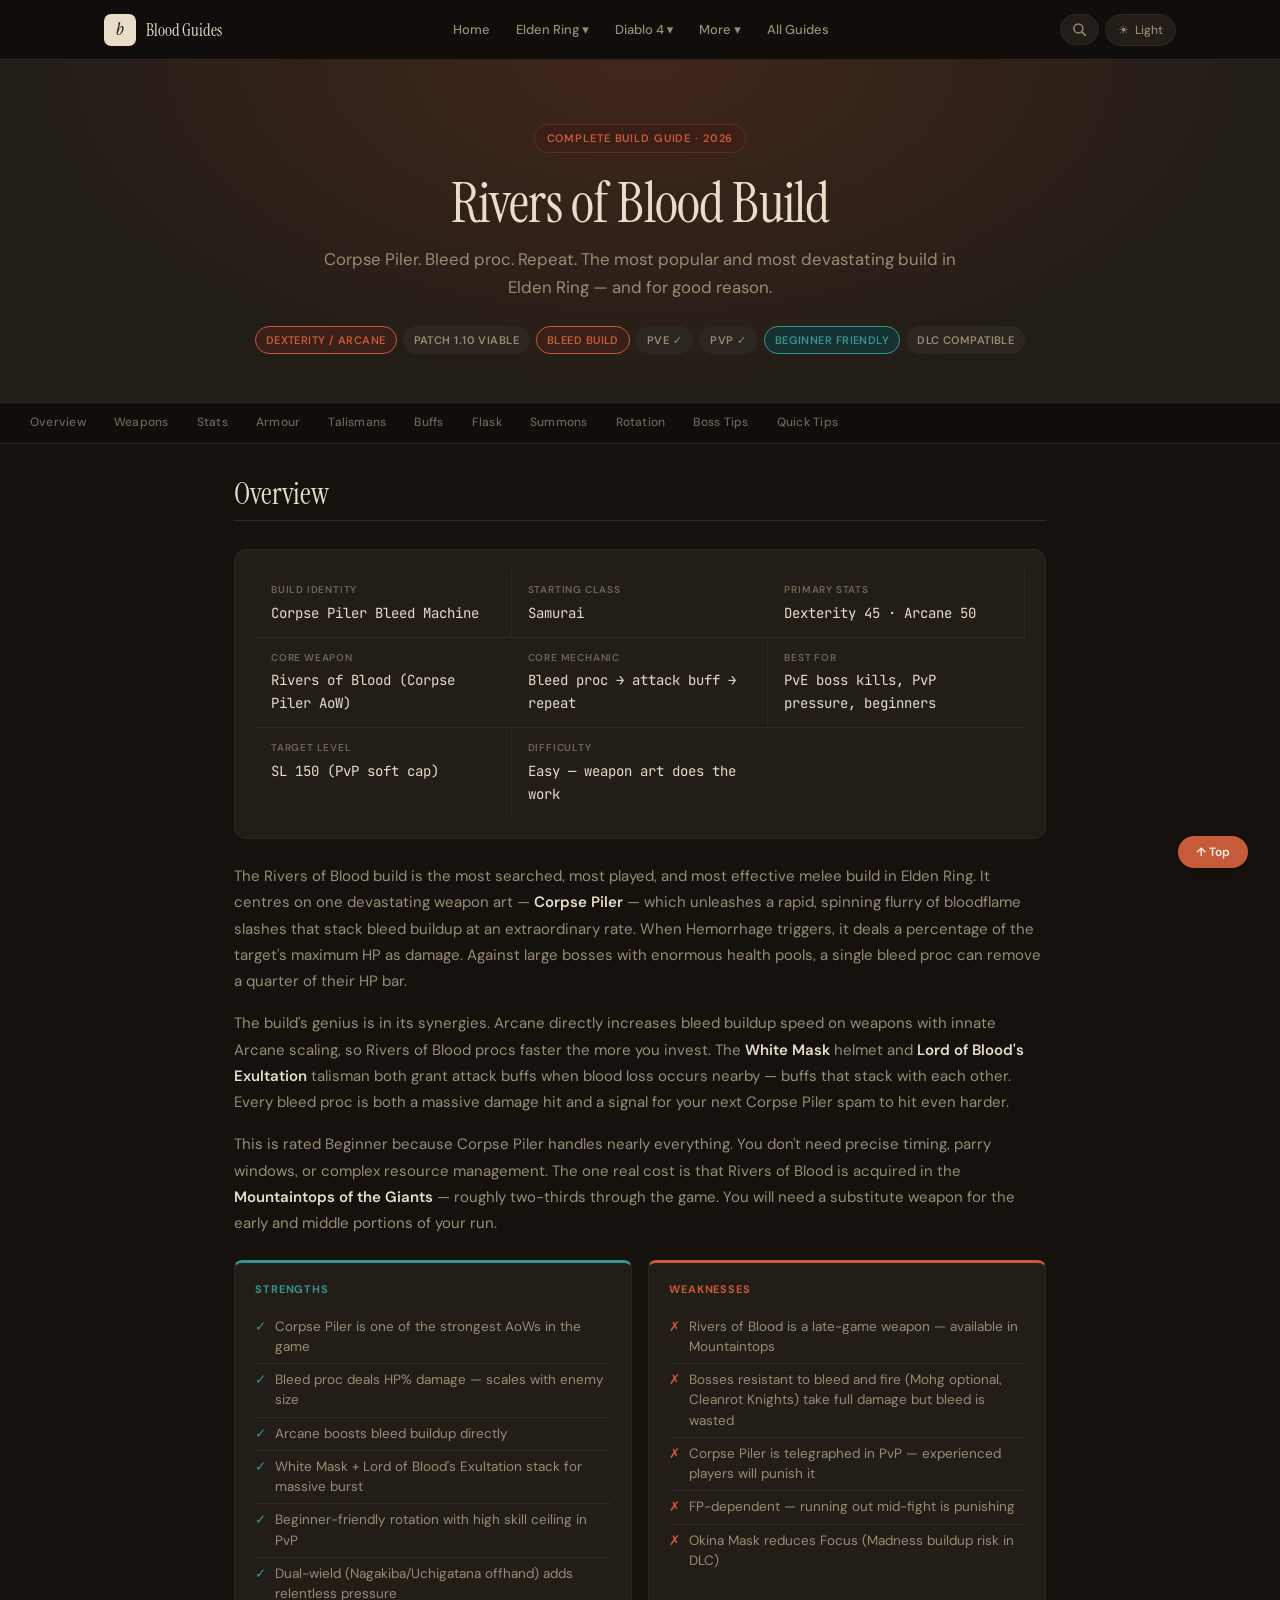
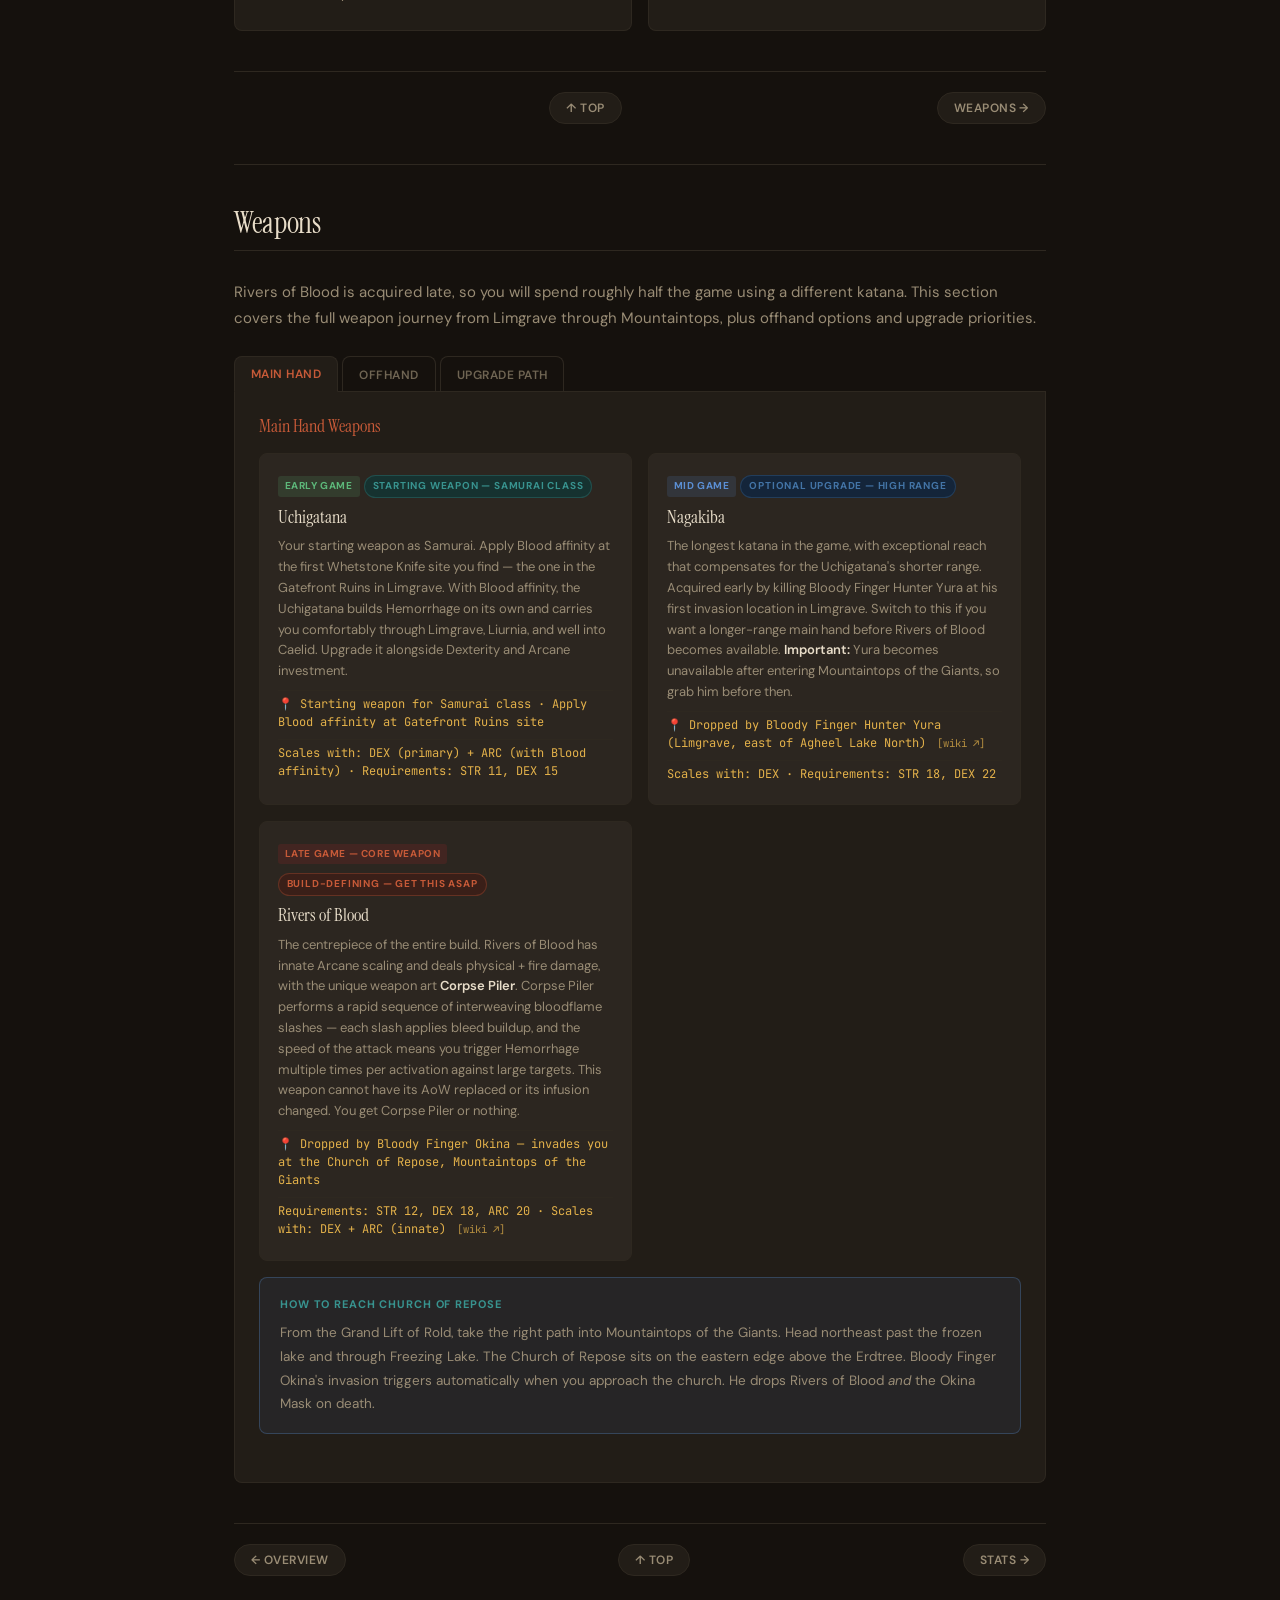
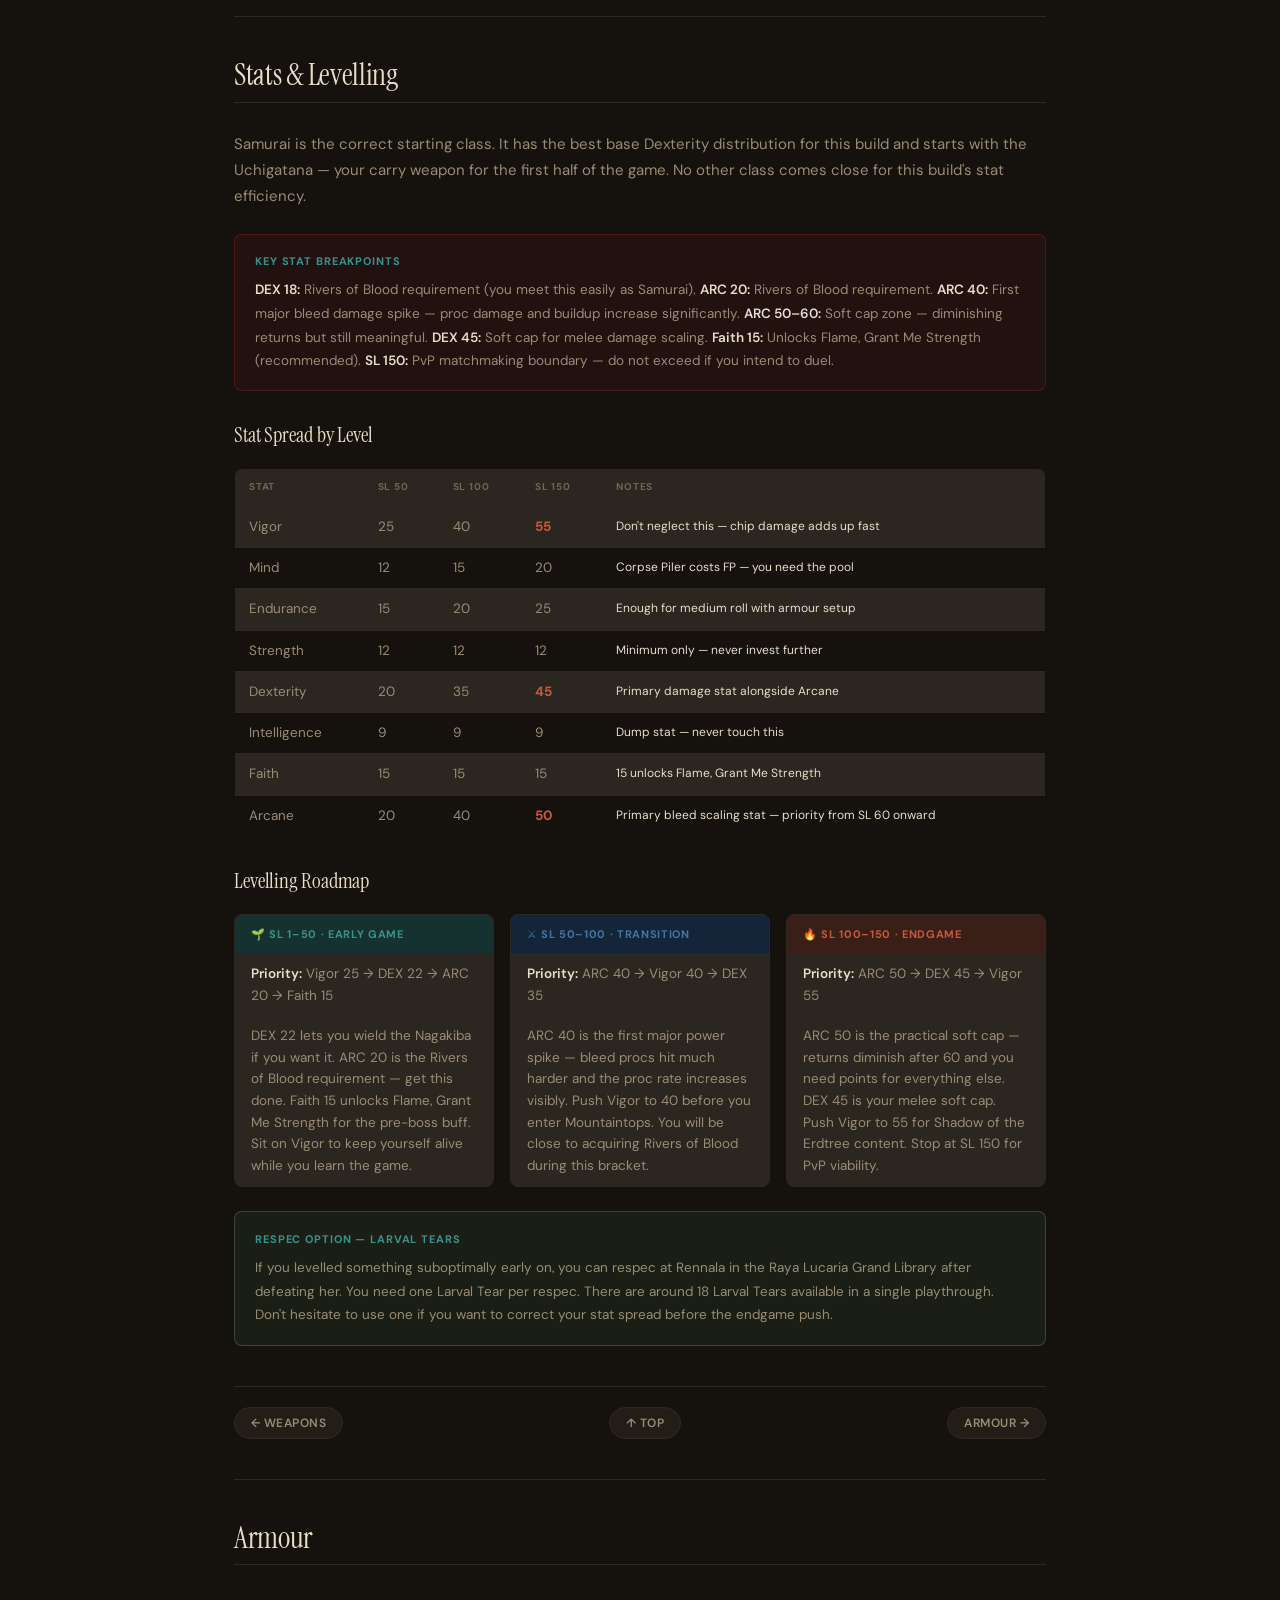
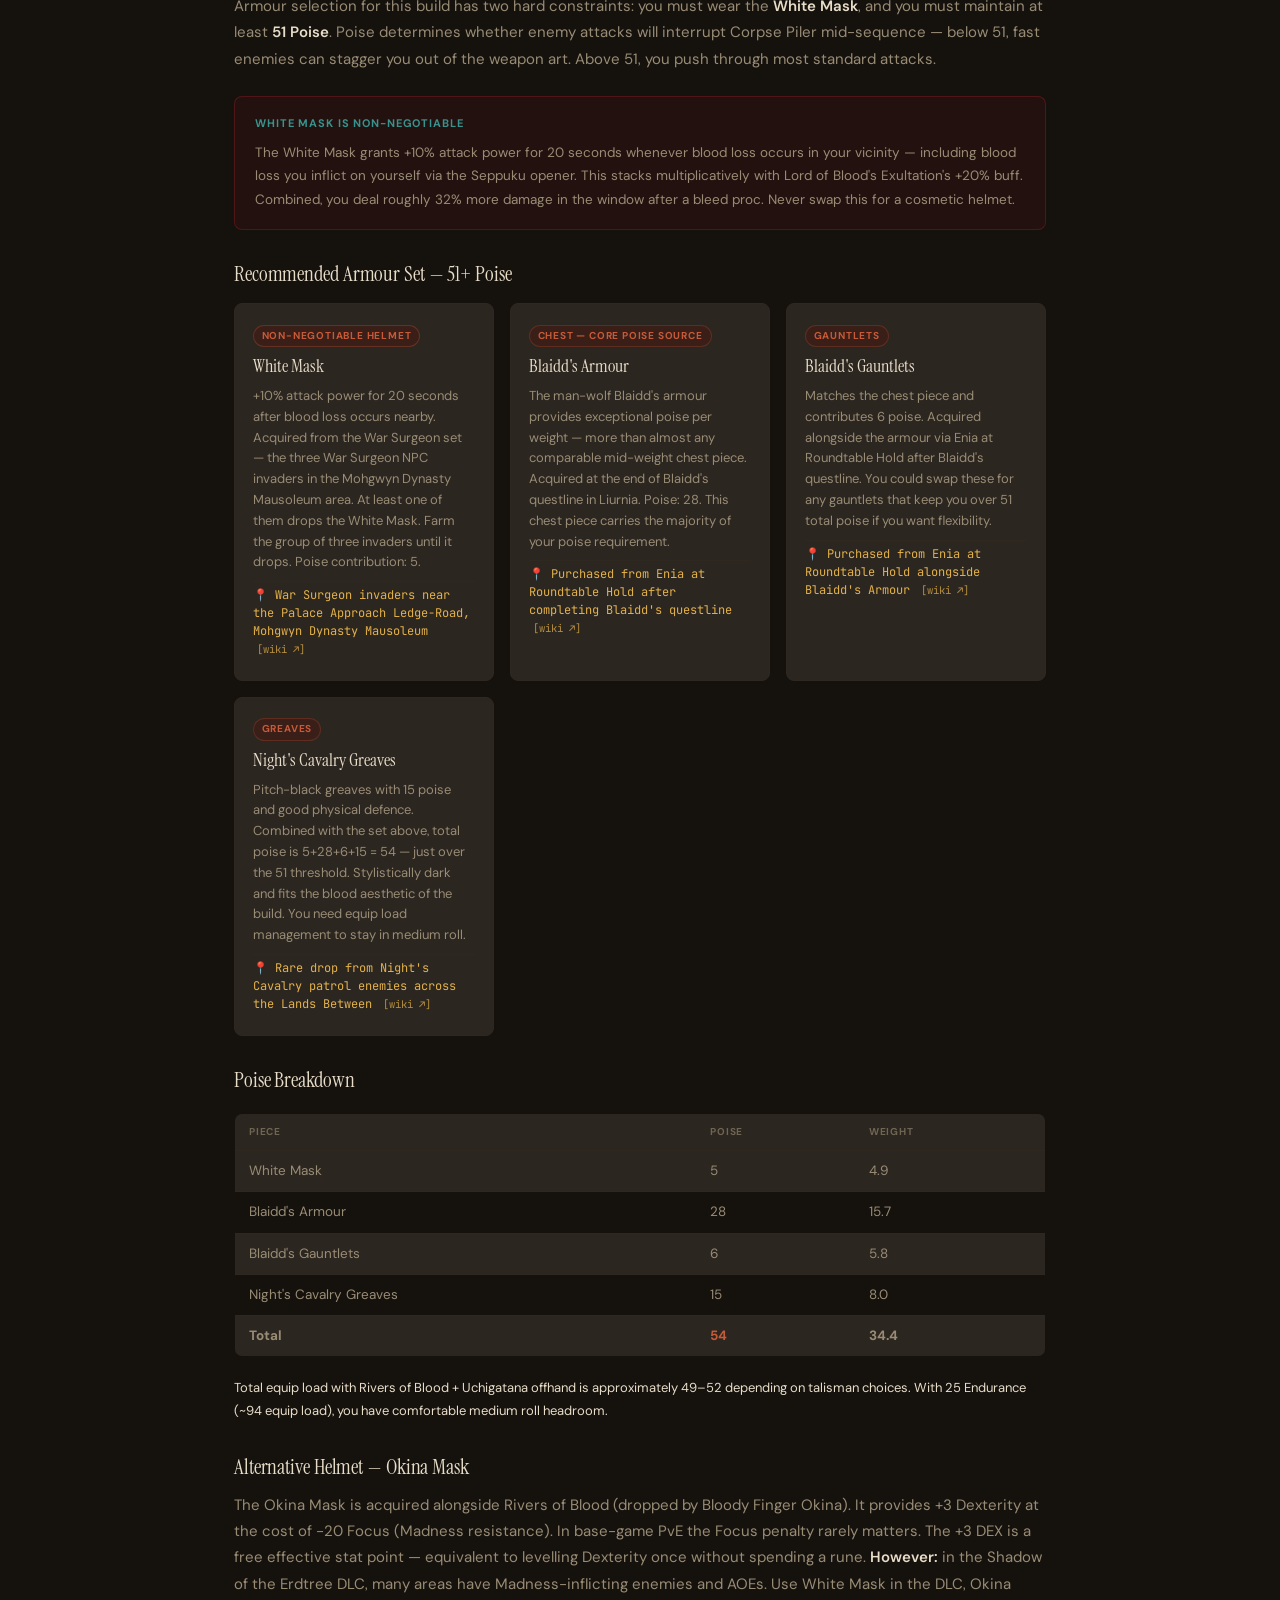
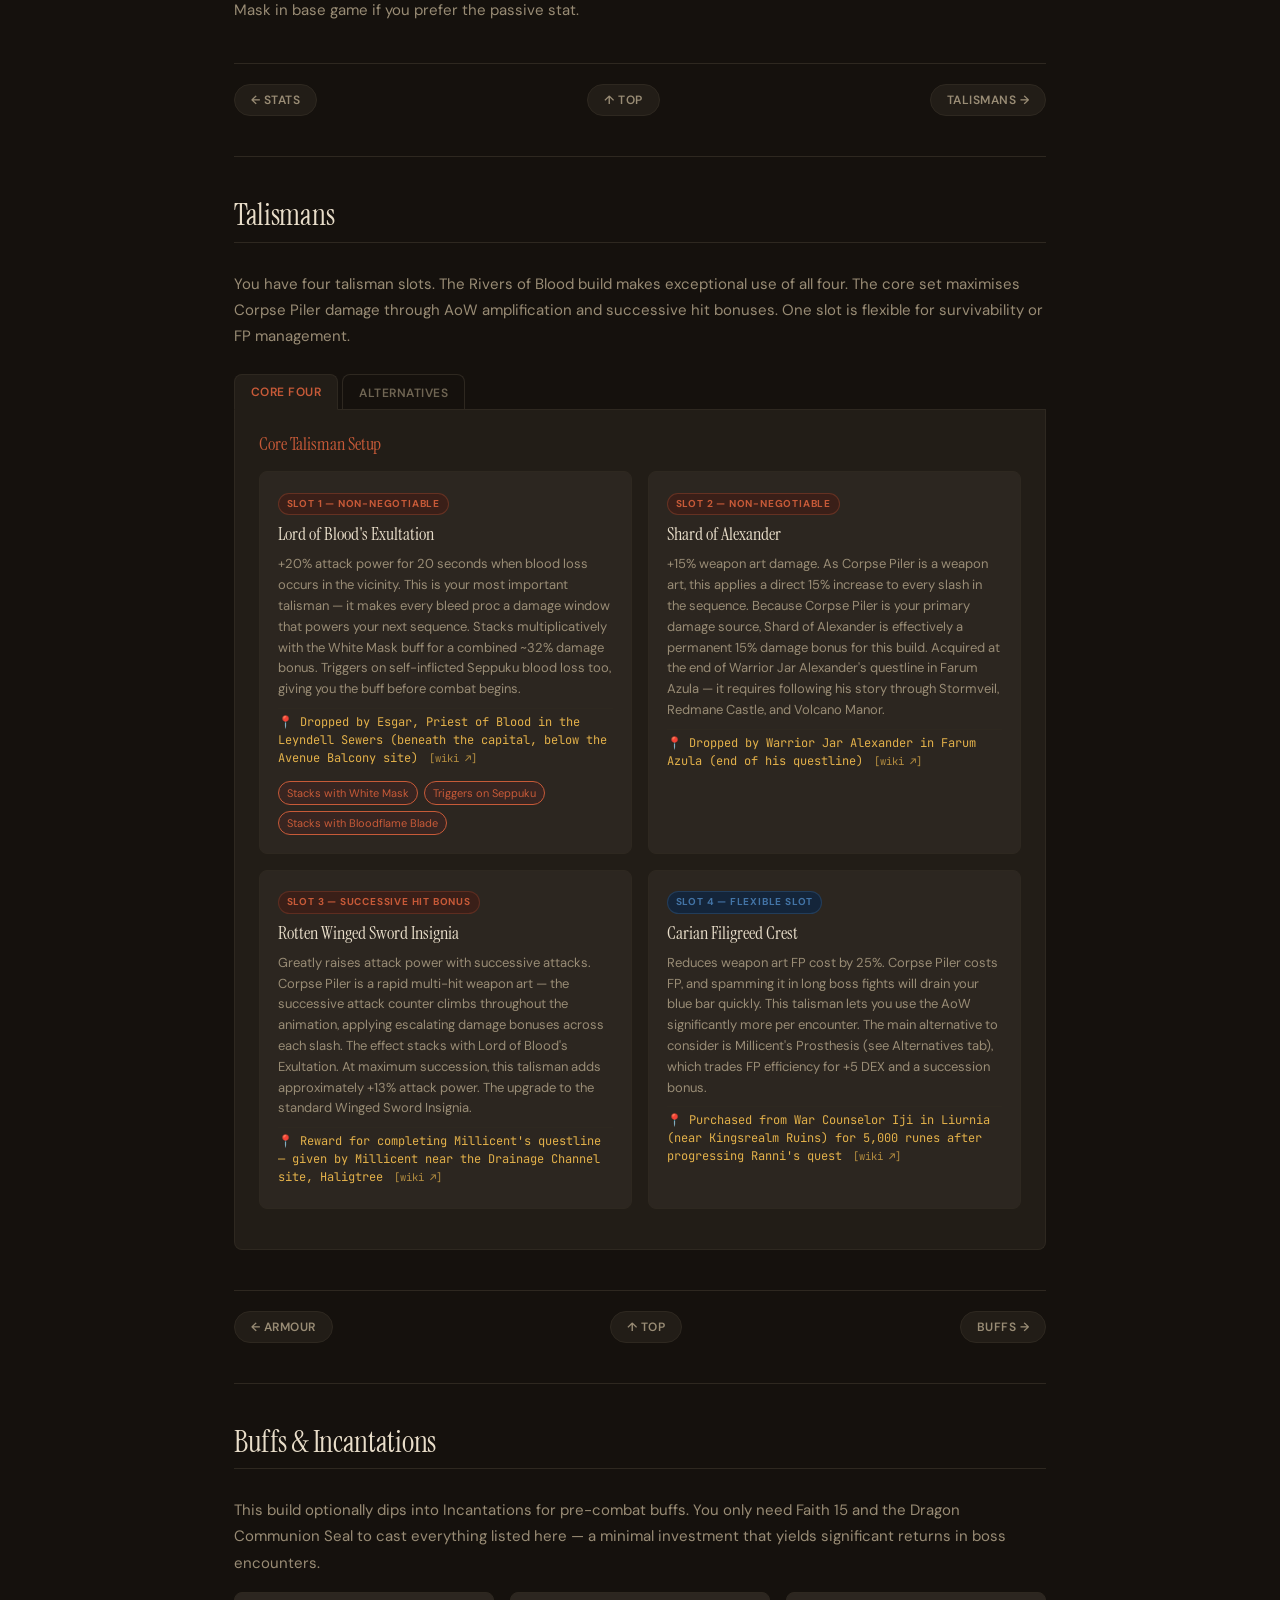
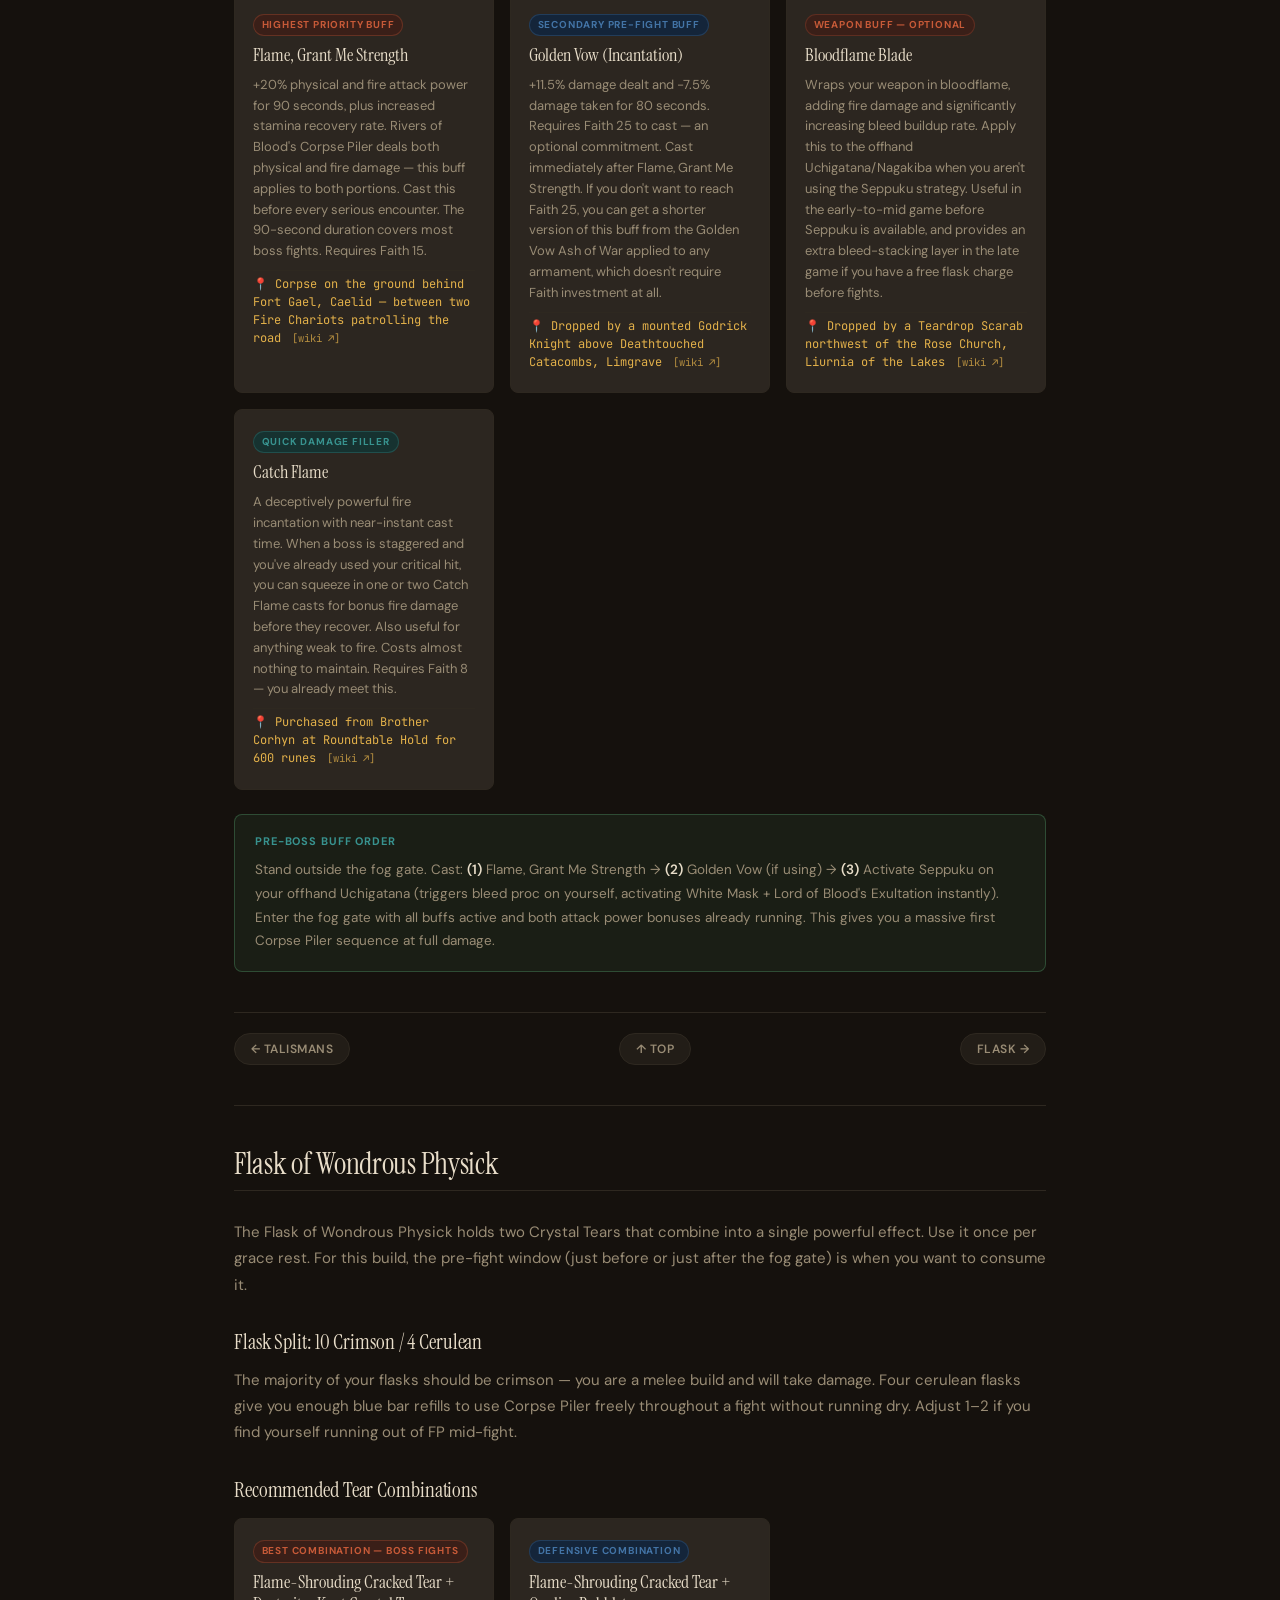
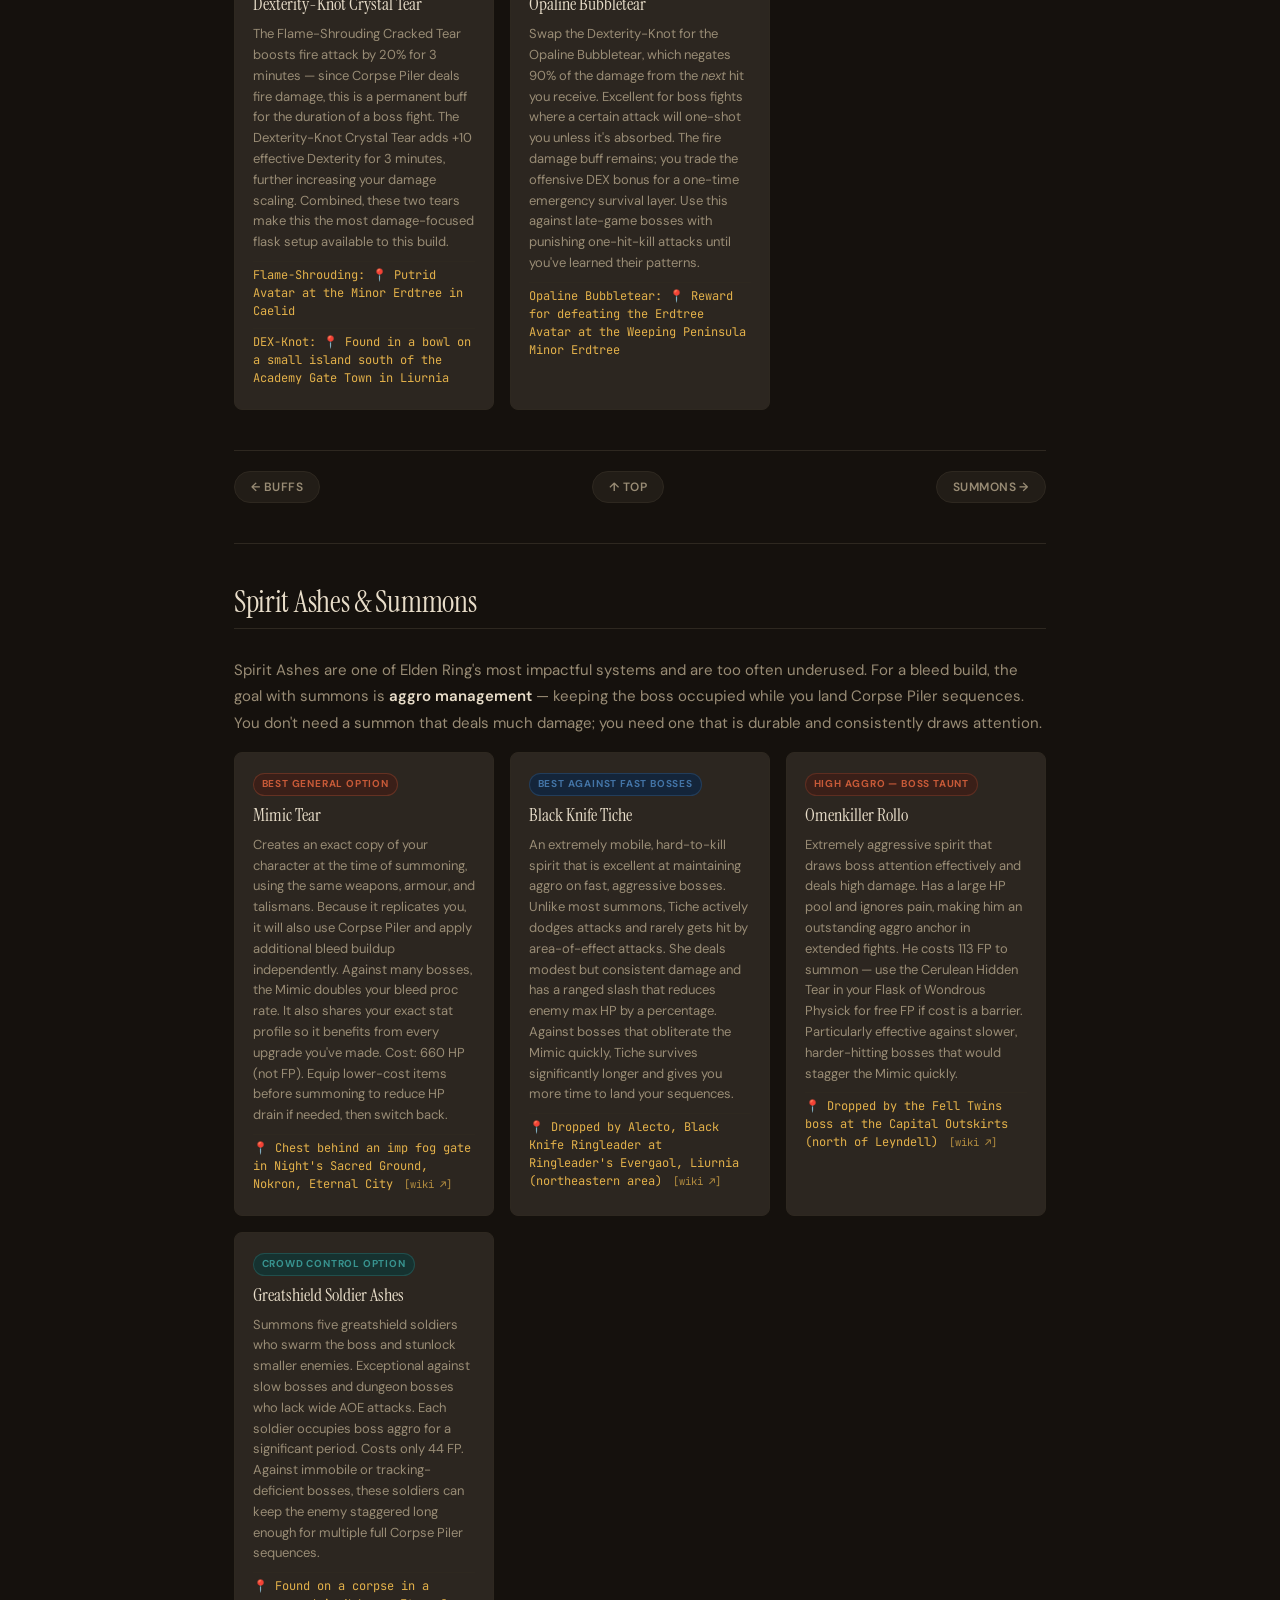
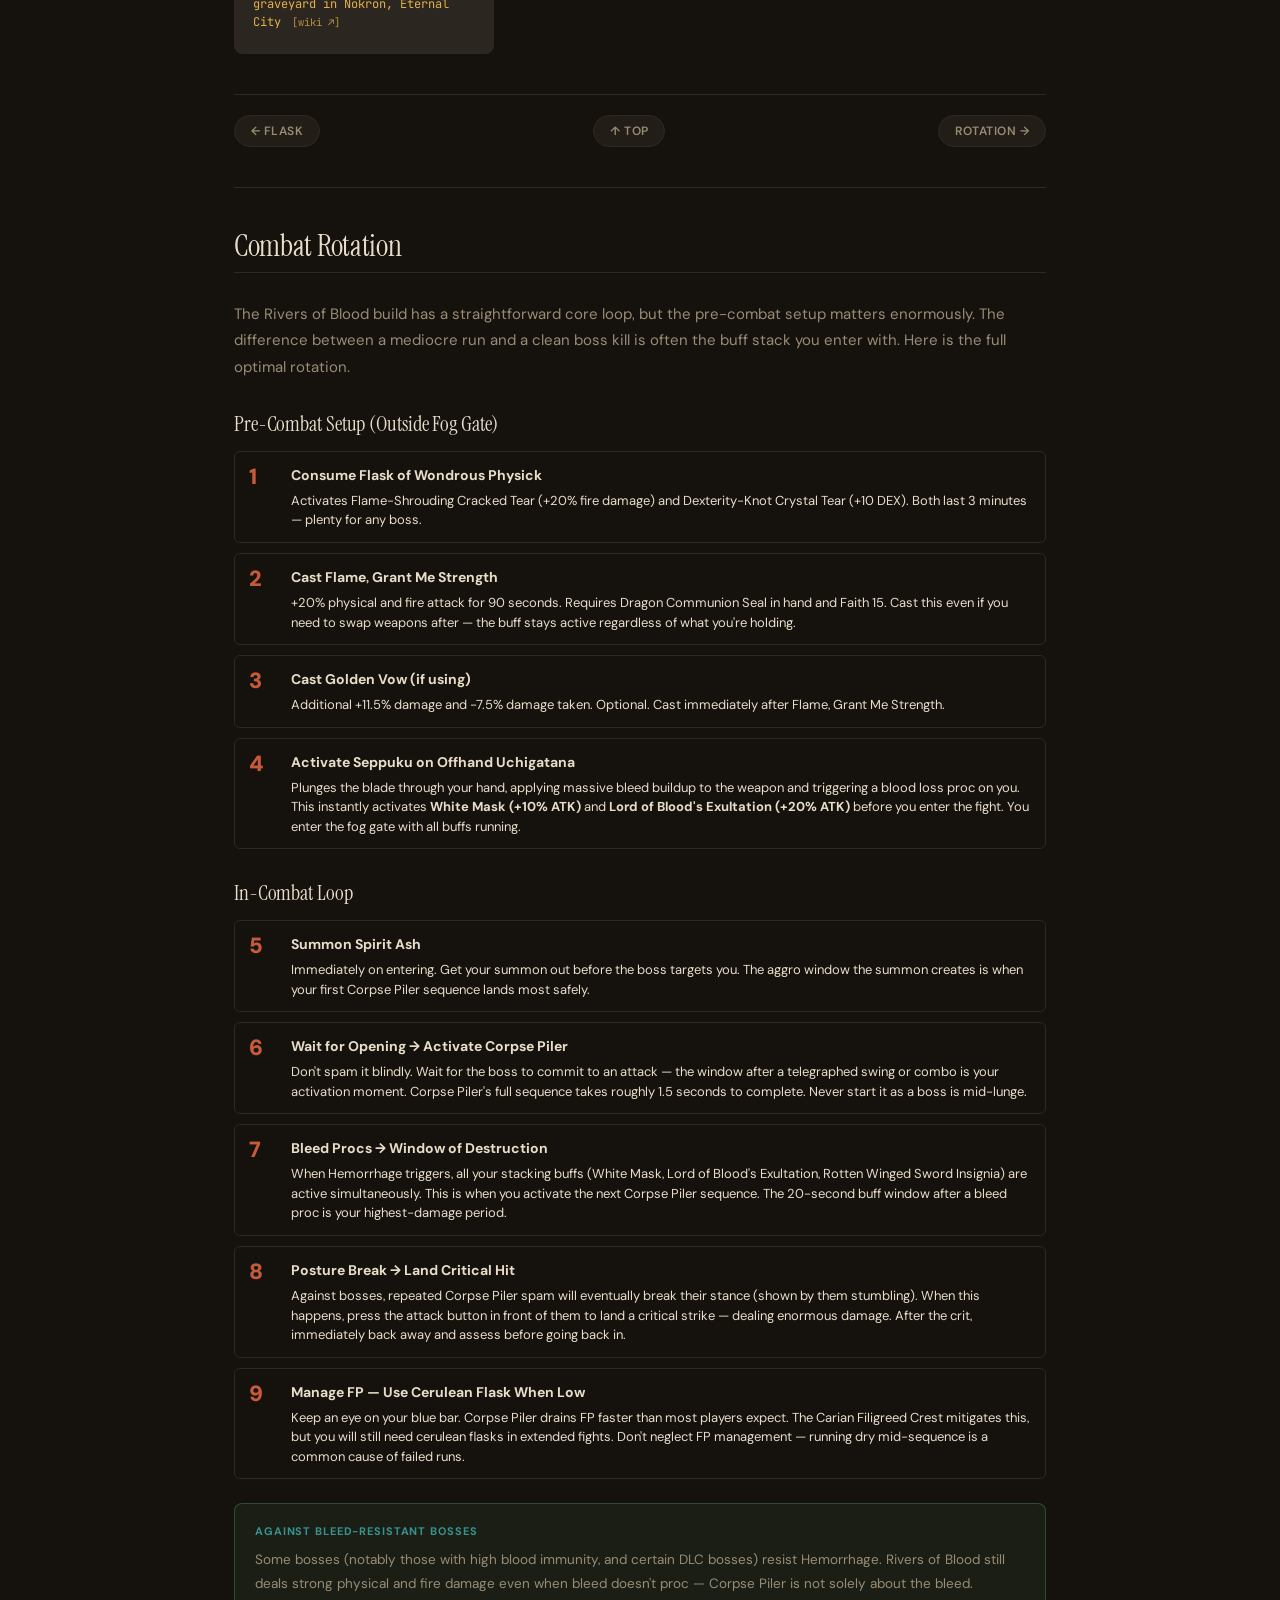
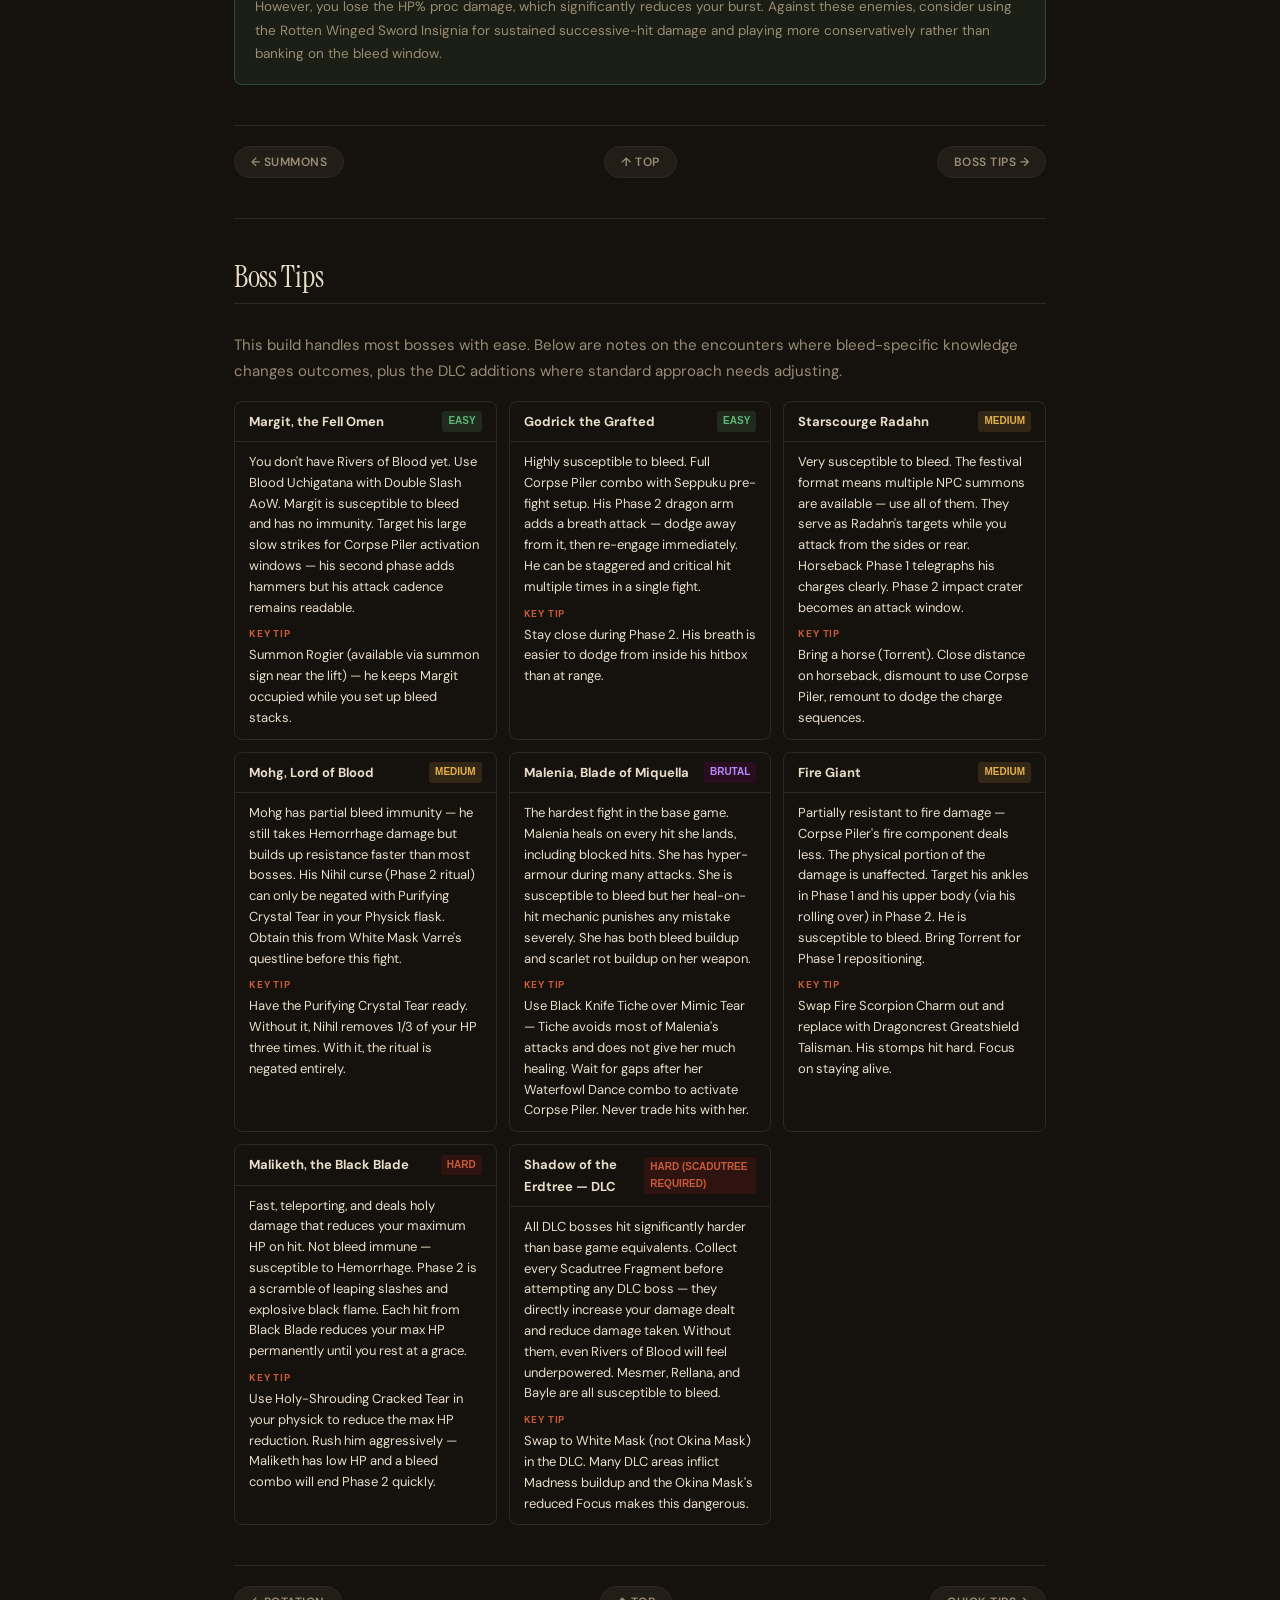
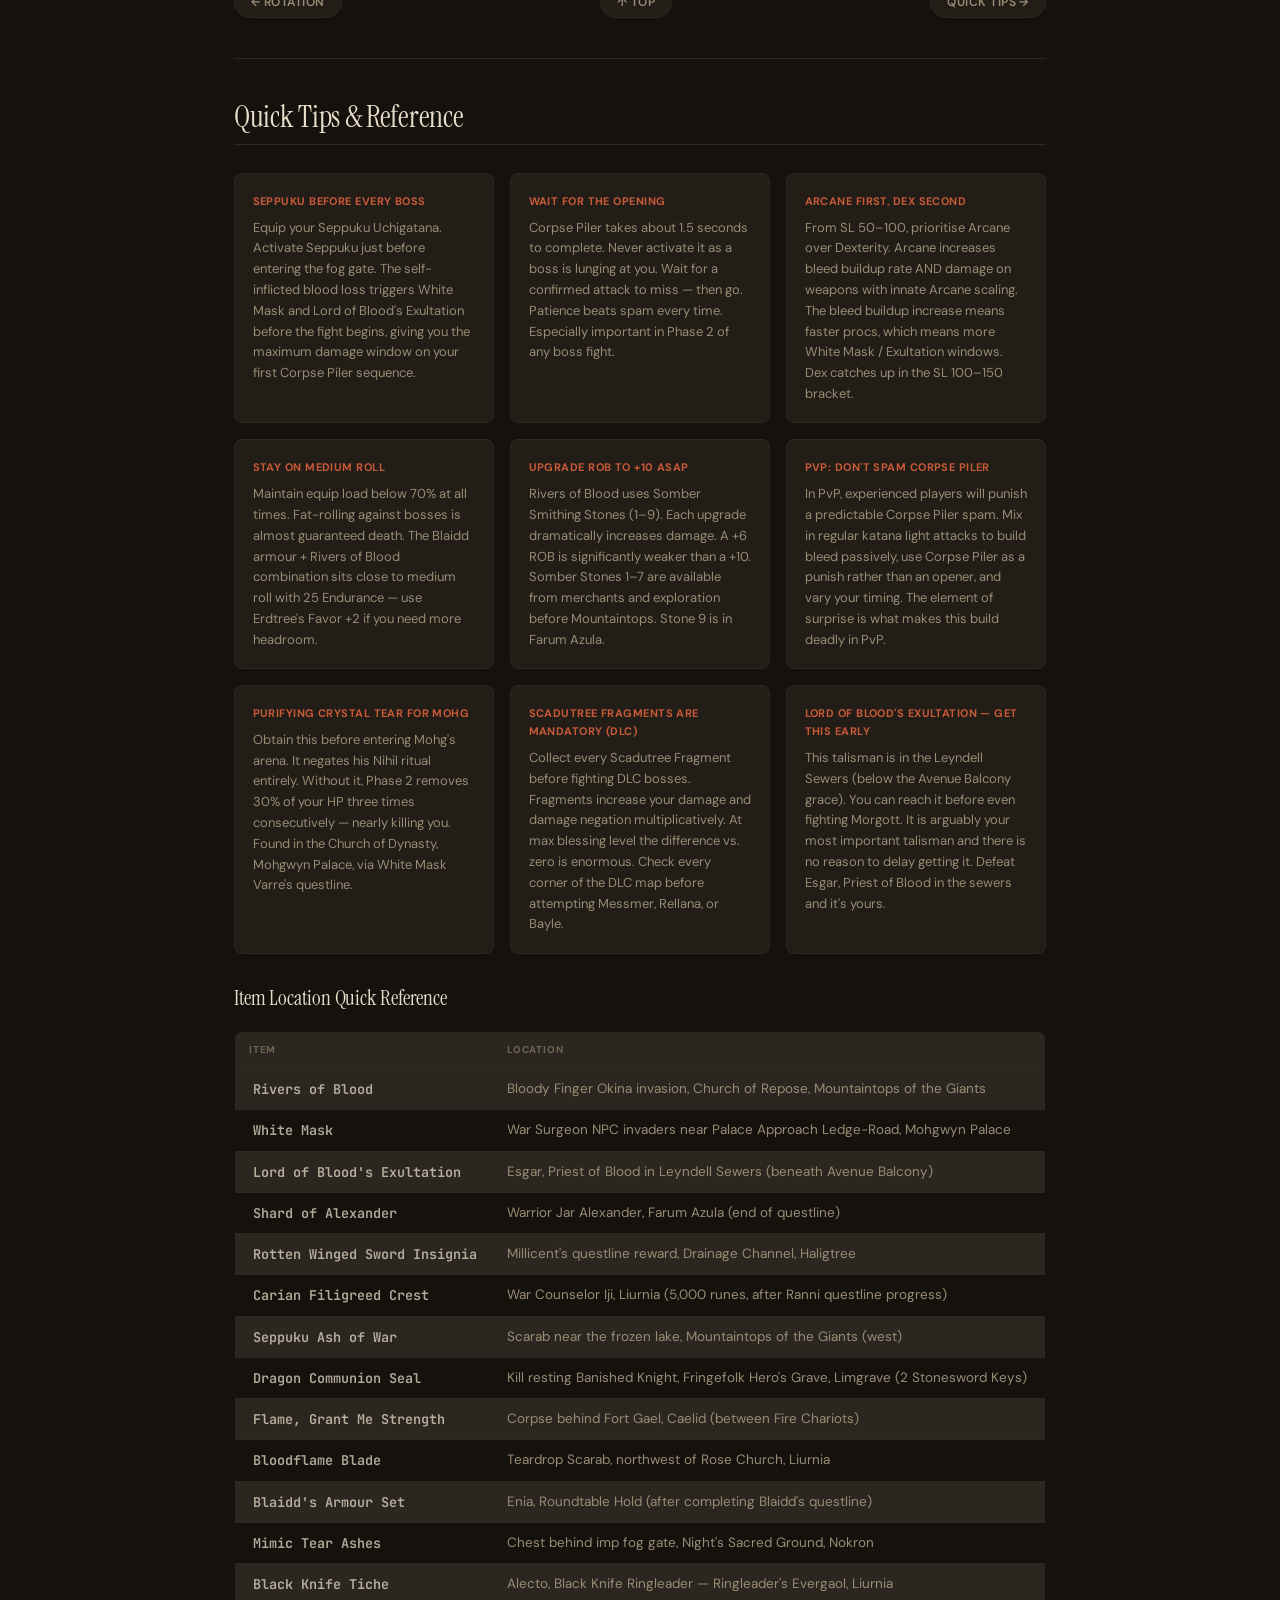
<file: rivers-of-blood-build/index.html>
<!DOCTYPE html>
<html lang="en">
<head>
<meta charset="UTF-8">
<meta name="viewport" content="width=device-width, initial-scale=1.0">
<title>Elden Ring Rivers of Blood Build | Complete Bleed Guide 2026</title>
<meta name="description" content="Complete Elden Ring Rivers of Blood build guide. Best stats, talismans, armour, and Corpse Piler rotation. The most powerful bleed build in the game.">
<meta property="og:title" content="Elden Ring Rivers of Blood Build | Complete Bleed Guide 2026">
<meta property="og:description" content="Complete Elden Ring Rivers of Blood build guide. Best stats, talismans, armour, and Corpse Piler rotation. The most powerful bleed build in the game.">
<meta property="og:url" content="https://bloodguides.pages.dev/rivers-of-blood-build/">
<meta property="og:site_name" content="Blood Guides">
<meta property="og:image" content="https://bloodguides.pages.dev/og-image.png">
<meta name="twitter:card" content="summary_large_image">
<meta name="twitter:image" content="https://bloodguides.pages.dev/og-image.png">
<link rel="icon" type="image/svg+xml" href="/favicon.svg">
<link rel="preconnect" href="https://fonts.googleapis.com">
<link href="https://fonts.googleapis.com/css2?family=Instrument+Serif:ital@0;1&family=DM+Sans:wght@400;500;600;700&family=JetBrains+Mono:wght@400;500;600&display=swap" rel="stylesheet">
<link rel="stylesheet" href="/site.css">
<style>
/* Elden Ring — bengara crimson */
.hero {
  background:
    radial-gradient(ellipse at 50% 0%, rgba(176,73,42,0.22) 0%, transparent 70%),
    var(--surface);
}
/* Bleed buildup bar widget */
.bleed-bar-wrap { margin: 20px 0; }
.bleed-bar-label { font-size: 12px; color: var(--text2); margin-bottom: 6px; display: flex; justify-content: space-between; }
.bleed-bar-track { height: 10px; background: var(--surface2); border-radius: 5px; overflow: hidden; border: 1px solid var(--border); }
.bleed-bar-fill { height: 100%; border-radius: 5px; background: linear-gradient(90deg, #8b1520, #c0212b, #ff4444); transition: width 0.5s ease; }
/* Stat table highlighting */
.data-table td.stat-primary { color: var(--accent); font-weight: 700; }
.data-table td.stat-note { color: var(--text2); font-size: 12px; }
/* Weapon phase indicator */
.weapon-phase { display: inline-block; font-size: 10px; padding: 2px 7px; border-radius: 3px; font-weight: 700; text-transform: uppercase; letter-spacing: 0.06em; margin-bottom: 6px; }
.phase-early { background: rgba(93,184,122,0.15); color: #5db87a; }
.phase-mid   { background: rgba(91,143,212,0.15); color: #5b8fd4; }
.phase-late  { background: rgba(192,33,43,0.15);  color: var(--accent); }
/* Talisman synergy badge */
.synergy-row { display: flex; flex-wrap: wrap; gap: 6px; margin-top: 10px; }
.synergy-tag { font-size: 11px; padding: 2px 8px; border-radius: 12px; border: 1px solid var(--border); color: var(--text2); background: var(--surface2); }
.synergy-tag.active { border-color: var(--accent); color: var(--accent); background: rgba(192,33,43,0.08); }
/* Rotation steps */
.rotation-steps { display: flex; flex-direction: column; gap: 10px; margin-top: 14px; }
.rotation-step { display: flex; gap: 12px; background: var(--surface2); border: 1px solid var(--border); border-radius: 6px; padding: 12px 14px; align-items: flex-start; transition: border-color 0.2s; }
.rotation-step:hover { border-color: var(--accent); }
.rotation-num { font-size: 22px; font-weight: 900; font-family: var(--font-ui); color: var(--accent); flex-shrink: 0; min-width: 30px; line-height: 1; margin-top: 2px; }
.rotation-action { font-size: 14px; font-weight: 700; color: var(--text); margin-bottom: 4px; }
.rotation-why { font-size: 13px; color: var(--text2); line-height: 1.5; }
/* Boss tips */
.boss-grid { display: grid; grid-template-columns: repeat(auto-fit, minmax(260px, 1fr)); gap: 12px; margin-top: 14px; }
.boss-card { background: var(--surface2); border: 1px solid var(--border); border-radius: 8px; overflow: hidden; }
.boss-header { padding: 9px 14px; border-bottom: 1px solid var(--border); font-family: var(--font-ui); font-size: 13px; font-weight: 700; color: var(--text); display: flex; align-items: center; justify-content: space-between; }
.boss-difficulty { font-size: 10px; padding: 2px 6px; border-radius: 3px; font-family: sans-serif; font-weight: 600; text-transform: uppercase; }
.diff-easy   { background: rgba(93,184,122,0.15); color: #5db87a; }
.diff-medium { background: rgba(212,168,76,0.15);  color: var(--gold); }
.diff-hard   { background: rgba(192,33,43,0.15);   color: var(--accent); }
.diff-brutal { background: rgba(155,0,155,0.15);   color: #bb86fc; }
.boss-body { padding: 10px 14px; font-size: 13px; color: var(--text2); line-height: 1.6; }
.boss-tip-label { font-size: 10px; text-transform: uppercase; letter-spacing: 0.08em; color: var(--accent); margin-top: 8px; margin-bottom: 3px; font-weight: 700; }
/* Callout variants */
.callout.tip     { background: rgba(93,184,122,0.08);  border: 1px solid rgba(93,184,122,0.3);  }
.callout.warning { background: rgba(255,152,0,0.08);   border: 1px solid rgba(255,152,0,0.3);   }
.callout.info    { background: rgba(91,143,212,0.08);  border: 1px solid rgba(91,143,212,0.3);  }
.callout.danger  { background: rgba(192,33,43,0.08);   border: 1px solid rgba(192,33,43,0.3);   }
</style>
</head>
<body>
<div id="page-top"></div>

<!-- SITE NAV -->
<header class="site-nav">
  <div class="site-nav-inner">
    <a class="site-nav-logo" href="/">
      <svg viewBox="0 0 64 64" xmlns="http://www.w3.org/2000/svg" aria-hidden="true">
        <line x1="32" y1="4" x2="32" y2="50" stroke="currentColor" stroke-width="4" stroke-linecap="round"/>
        <line x1="16" y1="26" x2="48" y2="26" stroke="currentColor" stroke-width="4" stroke-linecap="round"/>
        <circle cx="32" cy="56" r="5" fill="currentColor"/>
        <ellipse cx="32" cy="6" rx="5" ry="6" fill="var(--accent)"/>
      </svg>
      Blood Guides
    </a>
    <ul class="site-nav-links" id="guide-nav">
      <li><a href="/">Home</a></li>
      <li>
        <a href="#">Elden Ring ▾</a>
        <ul>
          <li><a href="/samurai-bleed-build/">Samurai Bleed Build</a></li>
          <li><a href="/elden-ring-tank-build/">Tank Build (Great Shield)</a></li>
          <li><a href="/dragon-faith-build/">Dragon Faith Build</a></li>
          <li><a href="/rivers-of-blood-build/">Rivers of Blood Build</a></li>
        </ul>
      </li>
      <li>
        <a href="#">Diablo 4 ▾</a>
        <ul>
          <li><a href="/diablo4-necromancer-minion-build/">Necromancer Minion</a></li>
          <li><a href="/diablo4-druid-bear-build/">Druid Bear</a></li>
          <li><a href="/diablo4-paladin-blessed-hammer-build/">Paladin Blessed Hammer</a></li>
          <li><a href="/diablo4-whirlwind-barbarian-build/">Whirlwind Barbarian</a></li>
        </ul>
      </li>
      <li>
        <a href="#">More ▾</a>
        <ul>
          <li><a href="/#filter-bg3">Baldur's Gate 3</a></li>
          <li><a href="/#filter-fallout76">Fallout 76</a></li>
          <li><a href="/#filter-fallout4">Fallout 4</a></li>
          <li><a href="/#filter-darktide">40K: Darktide</a></li>
          <li><a href="/#filter-spacemarine2">40K: Space Marine 2</a></li>
        </ul>
      </li>
      <li><a href="/">All Guides</a></li>
    </ul>
    <div class="header-actions">
      <button class="icon-btn" title="Search" aria-label="Search" style="min-width:unset;padding:0.45rem 0.7rem;">
        <svg width="15" height="15" viewBox="0 0 20 20" fill="none" stroke="currentColor" stroke-width="2" stroke-linecap="round"><circle cx="8.5" cy="8.5" r="6"/><line x1="13.5" y1="13.5" x2="18" y2="18"/></svg>
      </button>
      <button class="icon-btn theme-toggle" title="Toggle theme" aria-label="Toggle theme">
        <span class="toggle-icon">☀️</span> Light
      </button>
      <button class="icon-btn nav-mobile-toggle" aria-label="Open menu" aria-expanded="false" aria-controls="guide-nav">☰</button>
    </div>
  </div>
</header>

<button id="fab-top" onclick="document.getElementById('page-top').scrollIntoView({behavior:'smooth'})">↑ Top</button>

<!-- HERO -->
<div class="hero">
  <span class="hero-tag">Complete Build Guide · 2026</span>
  <h1 class="title">Rivers of Blood Build</h1>
  <p class="subtitle">Corpse Piler. Bleed proc. Repeat. The most popular and most devastating build in Elden Ring — and for good reason.</p>
  <div class="badges">
    <span class="badge red">Dexterity / Arcane</span>
    <span class="badge">Patch 1.10 Viable</span>
    <span class="badge red">Bleed Build</span>
    <span class="badge">PvE ✓</span>
    <span class="badge">PvP ✓</span>
    <span class="badge green">Beginner Friendly</span>
    <span class="badge">DLC Compatible</span>
  </div>
</div>

<!-- IN-PAGE NAV -->
<nav class="section-nav">
  <ul>
    <li><button onclick="document.getElementById('overview').scrollIntoView({behavior:'smooth'})">Overview</button></li>
    <li><button onclick="document.getElementById('weapons').scrollIntoView({behavior:'smooth'})">Weapons</button></li>
    <li><button onclick="document.getElementById('stats').scrollIntoView({behavior:'smooth'})">Stats</button></li>
    <li><button onclick="document.getElementById('armour').scrollIntoView({behavior:'smooth'})">Armour</button></li>
    <li><button onclick="document.getElementById('talismans').scrollIntoView({behavior:'smooth'})">Talismans</button></li>
    <li><button onclick="document.getElementById('buffs').scrollIntoView({behavior:'smooth'})">Buffs</button></li>
    <li><button onclick="document.getElementById('flask').scrollIntoView({behavior:'smooth'})">Flask</button></li>
    <li><button onclick="document.getElementById('summons').scrollIntoView({behavior:'smooth'})">Summons</button></li>
    <li><button onclick="document.getElementById('rotation').scrollIntoView({behavior:'smooth'})">Rotation</button></li>
    <li><button onclick="document.getElementById('bosses').scrollIntoView({behavior:'smooth'})">Boss Tips</button></li>
    <li><button onclick="document.getElementById('tips').scrollIntoView({behavior:'smooth'})">Quick Tips</button></li>
  </ul>
</nav>

<div class="content">

<!-- OVERVIEW -->
<section id="overview">
  <h2>Overview</h2>
  <div class="section-rule"></div>

  <div class="summary-box">
    <div class="summary-grid">
      <div class="summary-item"><span class="summary-label">Build Identity</span><span class="summary-value">Corpse Piler Bleed Machine</span></div>
      <div class="summary-item"><span class="summary-label">Starting Class</span><span class="summary-value">Samurai</span></div>
      <div class="summary-item"><span class="summary-label">Primary Stats</span><span class="summary-value">Dexterity 45 · Arcane 50</span></div>
      <div class="summary-item"><span class="summary-label">Core Weapon</span><span class="summary-value">Rivers of Blood (Corpse Piler AoW)</span></div>
      <div class="summary-item"><span class="summary-label">Core Mechanic</span><span class="summary-value">Bleed proc → attack buff → repeat</span></div>
      <div class="summary-item"><span class="summary-label">Best For</span><span class="summary-value">PvE boss kills, PvP pressure, beginners</span></div>
      <div class="summary-item"><span class="summary-label">Target Level</span><span class="summary-value">SL 150 (PvP soft cap)</span></div>
      <div class="summary-item"><span class="summary-label">Difficulty</span><span class="summary-value">Easy — weapon art does the work</span></div>
    </div>
  </div>

  <p>The Rivers of Blood build is the most searched, most played, and most effective melee build in Elden Ring. It centres on one devastating weapon art — <strong>Corpse Piler</strong> — which unleashes a rapid, spinning flurry of bloodflame slashes that stack bleed buildup at an extraordinary rate. When Hemorrhage triggers, it deals a percentage of the target's maximum HP as damage. Against large bosses with enormous health pools, a single bleed proc can remove a quarter of their HP bar.</p>

  <p>The build's genius is in its synergies. Arcane directly increases bleed buildup speed on weapons with innate Arcane scaling, so Rivers of Blood procs faster the more you invest. The <strong>White Mask</strong> helmet and <strong>Lord of Blood's Exultation</strong> talisman both grant attack buffs when blood loss occurs nearby — buffs that stack with each other. Every bleed proc is both a massive damage hit and a signal for your next Corpse Piler spam to hit even harder.</p>

  <p>This is rated Beginner because Corpse Piler handles nearly everything. You don't need precise timing, parry windows, or complex resource management. The one real cost is that Rivers of Blood is acquired in the <strong>Mountaintops of the Giants</strong> — roughly two-thirds through the game. You will need a substitute weapon for the early and middle portions of your run.</p>

  <div class="pro-con-grid">
    <div class="pro-box">
      <h4>Strengths</h4>
      <ul>
        <li>Corpse Piler is one of the strongest AoWs in the game</li>
        <li>Bleed proc deals HP% damage — scales with enemy size</li>
        <li>Arcane boosts bleed buildup directly</li>
        <li>White Mask + Lord of Blood's Exultation stack for massive burst</li>
        <li>Beginner-friendly rotation with high skill ceiling in PvP</li>
        <li>Dual-wield (Nagakiba/Uchigatana offhand) adds relentless pressure</li>
      </ul>
    </div>
    <div class="con-box">
      <h4>Weaknesses</h4>
      <ul>
        <li>Rivers of Blood is a late-game weapon — available in Mountaintops</li>
        <li>Bosses resistant to bleed and fire (Mohg optional, Cleanrot Knights) take full damage but bleed is wasted</li>
        <li>Corpse Piler is telegraphed in PvP — experienced players will punish it</li>
        <li>FP-dependent — running out mid-fight is punishing</li>
        <li>Okina Mask reduces Focus (Madness buildup risk in DLC)</li>
      </ul>
    </div>
  </div>

  <div class="section-footer">
    <span></span>
    <button class="sec-btn center" onclick="document.getElementById('page-top').scrollIntoView({behavior:'smooth'})">↑ Top</button>
    <button class="sec-btn" onclick="document.getElementById('weapons').scrollIntoView({behavior:'smooth'})">Weapons →</button>
  </div>
</section>

<!-- WEAPONS -->
<section id="weapons">
  <h2>Weapons</h2>
  <div class="section-rule"></div>

  <p>Rivers of Blood is acquired late, so you will spend roughly half the game using a different katana. This section covers the full weapon journey from Limgrave through Mountaintops, plus offhand options and upgrade priorities.</p>

  <div class="tabs">
    <button class="tab-btn active" onclick="switchTab(event,'weapons-main')">Main Hand</button>
    <button class="tab-btn" onclick="switchTab(event,'weapons-offhand')">Offhand</button>
    <button class="tab-btn" onclick="switchTab(event,'weapons-upgrade')">Upgrade Path</button>
  </div>

  <div class="tab-panel active" id="tab-weapons-main">
    <h3>Main Hand Weapons</h3>

    <div class="item-grid">
      <div class="item-card">
        <span class="weapon-phase phase-early">Early Game</span>
        <div class="item-tag green">Starting Weapon — Samurai Class</div>
        <div class="item-name">Uchigatana</div>
        <p>Your starting weapon as Samurai. Apply Blood affinity at the first Whetstone Knife site you find — the one in the Gatefront Ruins in Limgrave. With Blood affinity, the Uchigatana builds Hemorrhage on its own and carries you comfortably through Limgrave, Liurnia, and well into Caelid. Upgrade it alongside Dexterity and Arcane investment.</p>
        <div class="item-stat">📍 Starting weapon for Samurai class · Apply Blood affinity at Gatefront Ruins site</div>
        <div class="item-stat">Scales with: DEX (primary) + ARC (with Blood affinity) · Requirements: STR 11, DEX 15</div>
      </div>

      <div class="item-card">
        <span class="weapon-phase phase-mid">Mid Game</span>
        <div class="item-tag blue">Optional Upgrade — High Range</div>
        <div class="item-name">Nagakiba</div>
        <p>The longest katana in the game, with exceptional reach that compensates for the Uchigatana's shorter range. Acquired early by killing Bloody Finger Hunter Yura at his first invasion location in Limgrave. Switch to this if you want a longer-range main hand before Rivers of Blood becomes available. <strong>Important:</strong> Yura becomes unavailable after entering Mountaintops of the Giants, so grab him before then.</p>
        <div class="item-stat">📍 Dropped by Bloody Finger Hunter Yura (Limgrave, east of Agheel Lake North) <a href="https://eldenring.wiki.fextralife.com/Nagakiba" target="_blank" rel="noopener" class="wiki-link">[wiki ↗]</a></div>
        <div class="item-stat">Scales with: DEX · Requirements: STR 18, DEX 22</div>
      </div>

      <div class="item-card">
        <span class="weapon-phase phase-late">Late Game — Core Weapon</span>
        <div class="item-tag red">Build-Defining — Get This ASAP</div>
        <div class="item-name">Rivers of Blood</div>
        <p>The centrepiece of the entire build. Rivers of Blood has innate Arcane scaling and deals physical + fire damage, with the unique weapon art <strong>Corpse Piler</strong>. Corpse Piler performs a rapid sequence of interweaving bloodflame slashes — each slash applies bleed buildup, and the speed of the attack means you trigger Hemorrhage multiple times per activation against large targets. This weapon cannot have its AoW replaced or its infusion changed. You get Corpse Piler or nothing.</p>
        <div class="item-stat">📍 Dropped by Bloody Finger Okina — invades you at the Church of Repose, Mountaintops of the Giants</div>
        <div class="item-stat">Requirements: STR 12, DEX 18, ARC 20 · Scales with: DEX + ARC (innate) <a href="https://eldenring.wiki.fextralife.com/Rivers+of+Blood" target="_blank" rel="noopener" class="wiki-link">[wiki ↗]</a></div>
      </div>
    </div>

    <div class="callout info" style="margin-top:16px;">
      <div class="callout-title">How to Reach Church of Repose</div>
      <p>From the Grand Lift of Rold, take the right path into Mountaintops of the Giants. Head northeast past the frozen lake and through Freezing Lake. The Church of Repose sits on the eastern edge above the Erdtree. Bloody Finger Okina's invasion triggers automatically when you approach the church. He drops Rivers of Blood <em>and</em> the Okina Mask on death.</p>
    </div>
  </div>

  <div class="tab-panel" id="tab-weapons-offhand">
    <h3>Offhand Options</h3>

    <div class="item-grid">
      <div class="item-card">
        <div class="item-tag red">Best Offhand — Boss Fights</div>
        <div class="item-name">Uchigatana (Blood + Seppuku)</div>
        <p>Once you have Rivers of Blood, move your Uchigatana to the offhand. Apply Blood affinity to it and equip the <strong>Seppuku</strong> Ash of War. Before major boss fights, activate Seppuku on the Uchigatana — this plunges the blade through your hand, instantly applying massive bleed buildup to the weapon and triggering a bleed proc on yourself, which activates both the White Mask and Lord of Blood's Exultation buffs before you even attack. This opener gives you a significant damage advantage for the first Corpse Piler sequence.</p>
        <div class="item-stat">📍 Seppuku AoW: Found on a scarab near the frozen lake in Mountaintops of the Giants (west area) <a href="https://eldenring.wiki.fextralife.com/Ash+of+War:+Seppuku" target="_blank" rel="noopener" class="wiki-link">[wiki ↗]</a></div>
      </div>

      <div class="item-card">
        <div class="item-tag blue">Offhand Option — Trash Kills</div>
        <div class="item-name">Sacrificial Axe</div>
        <p>A weapon that restores 4 FP every time an enemy dies near you. Against groups of enemies in dungeons or Legacy Dungeons, this passively refunds significant FP and lets you spam Corpse Piler far more frequently. Swap this in when clearing rooms and Seppuku-Uchigatana in for boss encounters.</p>
        <div class="item-stat">📍 Dropped by the Deathbird north of Castle Morne, Weeping Peninsula (night-time only) <a href="https://eldenring.wiki.fextralife.com/Sacrificial+Axe" target="_blank" rel="noopener" class="wiki-link">[wiki ↗]</a></div>
      </div>

      <div class="item-card">
        <div class="item-tag">Support Slot — Optional</div>
        <div class="item-name">Dragon Communion Seal</div>
        <p>If you include Flame, Grant Me Strength or Golden Vow in your rotation (see Buffs section), you need a Sacred Seal to cast them. The Dragon Communion Seal is the best option because it scales with Arcane — every point you put into Arcane also improves your incantation damage. Other seals use Faith scaling, which you are not investing in significantly.</p>
        <div class="item-stat">📍 Kill the resting Banished Knight in Fringefolk Hero's Grave, Limgrave (requires two Stonesword Keys) <a href="https://eldenring.wiki.fextralife.com/Dragon+Communion+Seal" target="_blank" rel="noopener" class="wiki-link">[wiki ↗]</a></div>
      </div>
    </div>
  </div>

  <div class="tab-panel" id="tab-weapons-upgrade">
    <h3>Upgrade Priorities</h3>
    <p>Smithing Stones are a finite early resource — spend them wisely. Here is the priority order for upgrading weapons as you progress.</p>
    <table class="data-table">
      <tr><th>Phase</th><th>Upgrade</th><th>Why</th></tr>
      <tr><td>Levels 1–50</td><td class="highlight">Uchigatana to +15 or +16</td><td>Your carry weapon until Mountaintops. Don't lag on this.</td></tr>
      <tr><td>Levels 50–80</td><td class="highlight">Nagakiba to +16 (optional)</td><td>Only if you prefer range over the Uchigatana. Don't upgrade both.</td></tr>
      <tr><td>After acquiring ROB</td><td class="highlight">Rivers of Blood to +10 (Somber)</td><td>Somber Smithing Stones (9 total). Rivers of Blood caps at +10, not +25.</td></tr>
      <tr><td>After ROB</td><td class="highlight">Uchigatana to +25 (offhand)</td><td>Maximises Seppuku damage and bleed buildup on the offhand.</td></tr>
    </table>
    <div class="callout warning" style="margin-top:14px;">
      <div class="callout-title">Somber vs. Standard Smithing Stones</div>
      <p>Rivers of Blood uses <strong>Somber</strong> Smithing Stones (1–9), <em>not</em> standard ones. It upgrades to a maximum of +10. Your Uchigatana uses standard Smithing Stones and goes to +25. They share no upgrade material. Stock both. The final Somber Smithing Stone (9) is found in Farum Azula — you will have all the others well before that.</p>
    </div>
  </div>

  <div class="section-footer">
    <button class="sec-btn" onclick="document.getElementById('overview').scrollIntoView({behavior:'smooth'})">← Overview</button>
    <button class="sec-btn center" onclick="document.getElementById('page-top').scrollIntoView({behavior:'smooth'})">↑ Top</button>
    <button class="sec-btn" onclick="document.getElementById('stats').scrollIntoView({behavior:'smooth'})">Stats →</button>
  </div>
</section>

<!-- STATS -->
<section id="stats">
  <h2>Stats &amp; Levelling</h2>
  <div class="section-rule"></div>

  <p>Samurai is the correct starting class. It has the best base Dexterity distribution for this build and starts with the Uchigatana — your carry weapon for the first half of the game. No other class comes close for this build's stat efficiency.</p>

  <div class="callout" style="background:rgba(192,33,43,0.07);border:1px solid rgba(192,33,43,0.3);">
    <div class="callout-title">Key Stat Breakpoints</div>
    <p><strong>DEX 18:</strong> Rivers of Blood requirement (you meet this easily as Samurai). <strong>ARC 20:</strong> Rivers of Blood requirement. <strong>ARC 40:</strong> First major bleed damage spike — proc damage and buildup increase significantly. <strong>ARC 50–60:</strong> Soft cap zone — diminishing returns but still meaningful. <strong>DEX 45:</strong> Soft cap for melee damage scaling. <strong>Faith 15:</strong> Unlocks Flame, Grant Me Strength (recommended). <strong>SL 150:</strong> PvP matchmaking boundary — do not exceed if you intend to duel.</p>
  </div>

  <h3>Stat Spread by Level</h3>
  <table class="data-table">
    <tr><th>Stat</th><th>SL 50</th><th>SL 100</th><th>SL 150</th><th>Notes</th></tr>
    <tr><td>Vigor</td><td>25</td><td>40</td><td class="stat-primary">55</td><td class="stat-note">Don't neglect this — chip damage adds up fast</td></tr>
    <tr><td>Mind</td><td>12</td><td>15</td><td>20</td><td class="stat-note">Corpse Piler costs FP — you need the pool</td></tr>
    <tr><td>Endurance</td><td>15</td><td>20</td><td>25</td><td class="stat-note">Enough for medium roll with armour setup</td></tr>
    <tr><td>Strength</td><td>12</td><td>12</td><td>12</td><td class="stat-note">Minimum only — never invest further</td></tr>
    <tr><td>Dexterity</td><td>20</td><td>35</td><td class="stat-primary">45</td><td class="stat-note">Primary damage stat alongside Arcane</td></tr>
    <tr><td>Intelligence</td><td>9</td><td>9</td><td>9</td><td class="stat-note">Dump stat — never touch this</td></tr>
    <tr><td>Faith</td><td>15</td><td>15</td><td>15</td><td class="stat-note">15 unlocks Flame, Grant Me Strength</td></tr>
    <tr><td>Arcane</td><td>20</td><td>40</td><td class="stat-primary">50</td><td class="stat-note">Primary bleed scaling stat — priority from SL 60 onward</td></tr>
  </table>

  <h3>Levelling Roadmap</h3>
  <div class="progression-grid">
    <div class="prog-stage">
      <div class="prog-header early">🌱 SL 1–50 · Early Game</div>
      <p><strong>Priority:</strong> Vigor 25 → DEX 22 → ARC 20 → Faith 15</p>
      <p>DEX 22 lets you wield the Nagakiba if you want it. ARC 20 is the Rivers of Blood requirement — get this done. Faith 15 unlocks Flame, Grant Me Strength for the pre-boss buff. Sit on Vigor to keep yourself alive while you learn the game.</p>
    </div>
    <div class="prog-stage">
      <div class="prog-header mid">⚔️ SL 50–100 · Transition</div>
      <p><strong>Priority:</strong> ARC 40 → Vigor 40 → DEX 35</p>
      <p>ARC 40 is the first major power spike — bleed procs hit much harder and the proc rate increases visibly. Push Vigor to 40 before you enter Mountaintops. You will be close to acquiring Rivers of Blood during this bracket.</p>
    </div>
    <div class="prog-stage">
      <div class="prog-header end">🔥 SL 100–150 · Endgame</div>
      <p><strong>Priority:</strong> ARC 50 → DEX 45 → Vigor 55</p>
      <p>ARC 50 is the practical soft cap — returns diminish after 60 and you need points for everything else. DEX 45 is your melee soft cap. Push Vigor to 55 for Shadow of the Erdtree content. Stop at SL 150 for PvP viability.</p>
    </div>
  </div>

  <div class="callout tip">
    <div class="callout-title">Respec Option — Larval Tears</div>
    <p>If you levelled something suboptimally early on, you can respec at Rennala in the Raya Lucaria Grand Library after defeating her. You need one Larval Tear per respec. There are around 18 Larval Tears available in a single playthrough. Don't hesitate to use one if you want to correct your stat spread before the endgame push.</p>
  </div>

  <div class="section-footer">
    <button class="sec-btn" onclick="document.getElementById('weapons').scrollIntoView({behavior:'smooth'})">← Weapons</button>
    <button class="sec-btn center" onclick="document.getElementById('page-top').scrollIntoView({behavior:'smooth'})">↑ Top</button>
    <button class="sec-btn" onclick="document.getElementById('armour').scrollIntoView({behavior:'smooth'})">Armour →</button>
  </div>
</section>

<!-- ARMOUR -->
<section id="armour">
  <h2>Armour</h2>
  <div class="section-rule"></div>

  <p>Armour selection for this build has two hard constraints: you must wear the <strong>White Mask</strong>, and you must maintain at least <strong>51 Poise</strong>. Poise determines whether enemy attacks will interrupt Corpse Piler mid-sequence — below 51, fast enemies can stagger you out of the weapon art. Above 51, you push through most standard attacks.</p>

  <div class="callout danger">
    <div class="callout-title">White Mask is Non-Negotiable</div>
    <p>The White Mask grants +10% attack power for 20 seconds whenever blood loss occurs in your vicinity — including blood loss you inflict on yourself via the Seppuku opener. This stacks multiplicatively with Lord of Blood's Exultation's +20% buff. Combined, you deal roughly 32% more damage in the window after a bleed proc. Never swap this for a cosmetic helmet.</p>
  </div>

  <h3>Recommended Armour Set — 51+ Poise</h3>
  <div class="item-grid">
    <div class="item-card">
      <div class="item-tag red">Non-Negotiable Helmet</div>
      <div class="item-name">White Mask</div>
      <p>+10% attack power for 20 seconds after blood loss occurs nearby. Acquired from the War Surgeon set — the three War Surgeon NPC invaders in the Mohgwyn Dynasty Mausoleum area. At least one of them drops the White Mask. Farm the group of three invaders until it drops. Poise contribution: 5.</p>
      <div class="item-stat">📍 War Surgeon invaders near the Palace Approach Ledge-Road, Mohgwyn Dynasty Mausoleum <a href="https://eldenring.wiki.fextralife.com/White+Mask" target="_blank" rel="noopener" class="wiki-link">[wiki ↗]</a></div>
    </div>
    <div class="item-card">
      <div class="item-tag">Chest — Core Poise Source</div>
      <div class="item-name">Blaidd's Armour</div>
      <p>The man-wolf Blaidd's armour provides exceptional poise per weight — more than almost any comparable mid-weight chest piece. Acquired at the end of Blaidd's questline in Liurnia. Poise: 28. This chest piece carries the majority of your poise requirement.</p>
      <div class="item-stat">📍 Purchased from Enia at Roundtable Hold after completing Blaidd's questline <a href="https://eldenring.wiki.fextralife.com/Blaidd%27s+Armor" target="_blank" rel="noopener" class="wiki-link">[wiki ↗]</a></div>
    </div>
    <div class="item-card">
      <div class="item-tag">Gauntlets</div>
      <div class="item-name">Blaidd's Gauntlets</div>
      <p>Matches the chest piece and contributes 6 poise. Acquired alongside the armour via Enia at Roundtable Hold after Blaidd's questline. You could swap these for any gauntlets that keep you over 51 total poise if you want flexibility.</p>
      <div class="item-stat">📍 Purchased from Enia at Roundtable Hold alongside Blaidd's Armour <a href="https://eldenring.wiki.fextralife.com/Blaidd%27s+Gauntlets" target="_blank" rel="noopener" class="wiki-link">[wiki ↗]</a></div>
    </div>
    <div class="item-card">
      <div class="item-tag">Greaves</div>
      <div class="item-name">Night's Cavalry Greaves</div>
      <p>Pitch-black greaves with 15 poise and good physical defence. Combined with the set above, total poise is 5+28+6+15 = 54 — just over the 51 threshold. Stylistically dark and fits the blood aesthetic of the build. You need equip load management to stay in medium roll.</p>
      <div class="item-stat">📍 Rare drop from Night's Cavalry patrol enemies across the Lands Between <a href="https://eldenring.wiki.fextralife.com/Night%27s+Cavalry+Greaves" target="_blank" rel="noopener" class="wiki-link">[wiki ↗]</a></div>
    </div>
  </div>

  <h3>Poise Breakdown</h3>
  <table class="data-table">
    <tr><th>Piece</th><th>Poise</th><th>Weight</th></tr>
    <tr><td>White Mask</td><td>5</td><td>4.9</td></tr>
    <tr><td>Blaidd's Armour</td><td>28</td><td>15.7</td></tr>
    <tr><td>Blaidd's Gauntlets</td><td>6</td><td>5.8</td></tr>
    <tr><td>Night's Cavalry Greaves</td><td>15</td><td>8.0</td></tr>
    <tr><td><strong>Total</strong></td><td class="stat-primary"><strong>54</strong></td><td><strong>34.4</strong></td></tr>
  </table>
  <p style="font-size:13px;color:var(--text2);margin-top:6px;">Total equip load with Rivers of Blood + Uchigatana offhand is approximately 49–52 depending on talisman choices. With 25 Endurance (~94 equip load), you have comfortable medium roll headroom.</p>

  <h3>Alternative Helmet — Okina Mask</h3>
  <p>The Okina Mask is acquired alongside Rivers of Blood (dropped by Bloody Finger Okina). It provides +3 Dexterity at the cost of -20 Focus (Madness resistance). In base-game PvE the Focus penalty rarely matters. The +3 DEX is a free effective stat point — equivalent to levelling Dexterity once without spending a rune. <strong>However:</strong> in the Shadow of the Erdtree DLC, many areas have Madness-inflicting enemies and AOEs. Use White Mask in the DLC, Okina Mask in base game if you prefer the passive stat.</p>

  <div class="section-footer">
    <button class="sec-btn" onclick="document.getElementById('stats').scrollIntoView({behavior:'smooth'})">← Stats</button>
    <button class="sec-btn center" onclick="document.getElementById('page-top').scrollIntoView({behavior:'smooth'})">↑ Top</button>
    <button class="sec-btn" onclick="document.getElementById('talismans').scrollIntoView({behavior:'smooth'})">Talismans →</button>
  </div>
</section>

<!-- TALISMANS -->
<section id="talismans">
  <h2>Talismans</h2>
  <div class="section-rule"></div>

  <p>You have four talisman slots. The Rivers of Blood build makes exceptional use of all four. The core set maximises Corpse Piler damage through AoW amplification and successive hit bonuses. One slot is flexible for survivability or FP management.</p>

  <div class="tabs">
    <button class="tab-btn active" onclick="switchTab(event,'talis-core')">Core Four</button>
    <button class="tab-btn" onclick="switchTab(event,'talis-alt')">Alternatives</button>
  </div>

  <div class="tab-panel active" id="tab-talis-core">
    <h3>Core Talisman Setup</h3>
    <div class="item-grid">
      <div class="item-card">
        <div class="item-tag red">Slot 1 — Non-Negotiable</div>
        <div class="item-name">Lord of Blood's Exultation</div>
        <p>+20% attack power for 20 seconds when blood loss occurs in the vicinity. This is your most important talisman — it makes every bleed proc a damage window that powers your next sequence. Stacks multiplicatively with the White Mask buff for a combined ~32% damage bonus. Triggers on self-inflicted Seppuku blood loss too, giving you the buff before combat begins.</p>
        <div class="item-stat">📍 Dropped by Esgar, Priest of Blood in the Leyndell Sewers (beneath the capital, below the Avenue Balcony site) <a href="https://eldenring.wiki.fextralife.com/Lord+of+Blood%27s+Exultation" target="_blank" rel="noopener" class="wiki-link">[wiki ↗]</a></div>
        <div class="synergy-row"><span class="synergy-tag active">Stacks with White Mask</span><span class="synergy-tag active">Triggers on Seppuku</span><span class="synergy-tag active">Stacks with Bloodflame Blade</span></div>
      </div>

      <div class="item-card">
        <div class="item-tag red">Slot 2 — Non-Negotiable</div>
        <div class="item-name">Shard of Alexander</div>
        <p>+15% weapon art damage. As Corpse Piler is a weapon art, this applies a direct 15% increase to every slash in the sequence. Because Corpse Piler is your primary damage source, Shard of Alexander is effectively a permanent 15% damage bonus for this build. Acquired at the end of Warrior Jar Alexander's questline in Farum Azula — it requires following his story through Stormveil, Redmane Castle, and Volcano Manor.</p>
        <div class="item-stat">📍 Dropped by Warrior Jar Alexander in Farum Azula (end of his questline) <a href="https://eldenring.wiki.fextralife.com/Shard+of+Alexander" target="_blank" rel="noopener" class="wiki-link">[wiki ↗]</a></div>
      </div>

      <div class="item-card">
        <div class="item-tag">Slot 3 — Successive Hit Bonus</div>
        <div class="item-name">Rotten Winged Sword Insignia</div>
        <p>Greatly raises attack power with successive attacks. Corpse Piler is a rapid multi-hit weapon art — the successive attack counter climbs throughout the animation, applying escalating damage bonuses across each slash. The effect stacks with Lord of Blood's Exultation. At maximum succession, this talisman adds approximately +13% attack power. The upgrade to the standard Winged Sword Insignia.</p>
        <div class="item-stat">📍 Reward for completing Millicent's questline — given by Millicent near the Drainage Channel site, Haligtree <a href="https://eldenring.wiki.fextralife.com/Rotten+Winged+Sword+Insignia" target="_blank" rel="noopener" class="wiki-link">[wiki ↗]</a></div>
      </div>

      <div class="item-card">
        <div class="item-tag blue">Slot 4 — Flexible Slot</div>
        <div class="item-name">Carian Filigreed Crest</div>
        <p>Reduces weapon art FP cost by 25%. Corpse Piler costs FP, and spamming it in long boss fights will drain your blue bar quickly. This talisman lets you use the AoW significantly more per encounter. The main alternative to consider is Millicent's Prosthesis (see Alternatives tab), which trades FP efficiency for +5 DEX and a succession bonus.</p>
        <div class="item-stat">📍 Purchased from War Counselor Iji in Liurnia (near Kingsrealm Ruins) for 5,000 runes after progressing Ranni's quest <a href="https://eldenring.wiki.fextralife.com/Carian+Filigreed+Crest" target="_blank" rel="noopener" class="wiki-link">[wiki ↗]</a></div>
      </div>
    </div>
  </div>

  <div class="tab-panel" id="tab-talis-alt">
    <h3>Alternative Talismans</h3>
    <table class="data-table">
      <tr><th>Talisman</th><th>Effect</th><th>When to Use</th></tr>
      <tr><td class="highlight">Millicent's Prosthesis</td><td>+5 DEX, raises attack with successive hits</td><td>Replace Carian Filigreed Crest if FP isn't an issue. +5 DEX is a free level. Acquired from Millicent's questline (earlier than Rotten Winged Sword Insignia).</td></tr>
      <tr><td class="highlight">Dragoncrest Greatshield Talisman</td><td>−20% physical damage taken</td><td>Replace Rotten Winged Sword Insignia for tankier fights. Found in Elphael, Brace of the Haligtree.</td></tr>
      <tr><td class="highlight">Godskin Swaddling Cloth</td><td>Restore HP with successive attacks</td><td>Pairs well with Corpse Piler's multi-hit nature. Replace Carian Filigreed Crest for sustain. Found in Spiritcaller's Cave, Mountaintops of the Giants.</td></tr>
      <tr><td class="highlight">Erdtree's Favor +2</td><td>+3.5% HP, +6.8% Stamina, +8% Equip Load</td><td>Useful if you need equip load headroom to stay in medium roll. Found in Leyndell Ashen Capital.</td></tr>
      <tr><td class="highlight">Ritual Sword Talisman</td><td>+10% damage at full HP</td><td>If you're confident staying topped up. Found in Lux Ruins, Altus Plateau.</td></tr>
      <tr><td class="highlight">Fire Scorpion Charm</td><td>+12% fire damage, −10% physical defence</td><td>High-risk option. Rivers of Blood deals fire damage on its Corpse Piler. Trade survivability for damage. Found in Wyndham Catacombs.</td></tr>
    </table>
  </div>

  <div class="section-footer">
    <button class="sec-btn" onclick="document.getElementById('armour').scrollIntoView({behavior:'smooth'})">← Armour</button>
    <button class="sec-btn center" onclick="document.getElementById('page-top').scrollIntoView({behavior:'smooth'})">↑ Top</button>
    <button class="sec-btn" onclick="document.getElementById('buffs').scrollIntoView({behavior:'smooth'})">Buffs →</button>
  </div>
</section>

<!-- BUFFS -->
<section id="buffs">
  <h2>Buffs &amp; Incantations</h2>
  <div class="section-rule"></div>

  <p>This build optionally dips into Incantations for pre-combat buffs. You only need Faith 15 and the Dragon Communion Seal to cast everything listed here — a minimal investment that yields significant returns in boss encounters.</p>

  <div class="item-grid">
    <div class="item-card">
      <div class="item-tag red">Highest Priority Buff</div>
      <div class="item-name">Flame, Grant Me Strength</div>
      <p>+20% physical and fire attack power for 90 seconds, plus increased stamina recovery rate. Rivers of Blood's Corpse Piler deals both physical and fire damage — this buff applies to both portions. Cast this before every serious encounter. The 90-second duration covers most boss fights. Requires Faith 15.</p>
      <div class="item-stat">📍 Corpse on the ground behind Fort Gael, Caelid — between two Fire Chariots patrolling the road <a href="https://eldenring.wiki.fextralife.com/Flame,+Grant+Me+Strength" target="_blank" rel="noopener" class="wiki-link">[wiki ↗]</a></div>
    </div>

    <div class="item-card">
      <div class="item-tag blue">Secondary Pre-Fight Buff</div>
      <div class="item-name">Golden Vow (Incantation)</div>
      <p>+11.5% damage dealt and −7.5% damage taken for 80 seconds. Requires Faith 25 to cast — an optional commitment. Cast immediately after Flame, Grant Me Strength. If you don't want to reach Faith 25, you can get a shorter version of this buff from the Golden Vow Ash of War applied to any armament, which doesn't require Faith investment at all.</p>
      <div class="item-stat">📍 Dropped by a mounted Godrick Knight above Deathtouched Catacombs, Limgrave <a href="https://eldenring.wiki.fextralife.com/Golden+Vow+(Incantation)" target="_blank" rel="noopener" class="wiki-link">[wiki ↗]</a></div>
    </div>

    <div class="item-card">
      <div class="item-tag">Weapon Buff — Optional</div>
      <div class="item-name">Bloodflame Blade</div>
      <p>Wraps your weapon in bloodflame, adding fire damage and significantly increasing bleed buildup rate. Apply this to the offhand Uchigatana/Nagakiba when you aren't using the Seppuku strategy. Useful in the early-to-mid game before Seppuku is available, and provides an extra bleed-stacking layer in the late game if you have a free flask charge before fights.</p>
      <div class="item-stat">📍 Dropped by a Teardrop Scarab northwest of the Rose Church, Liurnia of the Lakes <a href="https://eldenring.wiki.fextralife.com/Bloodflame+Blade" target="_blank" rel="noopener" class="wiki-link">[wiki ↗]</a></div>
    </div>

    <div class="item-card">
      <div class="item-tag green">Quick Damage Filler</div>
      <div class="item-name">Catch Flame</div>
      <p>A deceptively powerful fire incantation with near-instant cast time. When a boss is staggered and you've already used your critical hit, you can squeeze in one or two Catch Flame casts for bonus fire damage before they recover. Also useful for anything weak to fire. Costs almost nothing to maintain. Requires Faith 8 — you already meet this.</p>
      <div class="item-stat">📍 Purchased from Brother Corhyn at Roundtable Hold for 600 runes <a href="https://eldenring.wiki.fextralife.com/Catch+Flame" target="_blank" rel="noopener" class="wiki-link">[wiki ↗]</a></div>
    </div>
  </div>

  <div class="callout tip">
    <div class="callout-title">Pre-Boss Buff Order</div>
    <p>Stand outside the fog gate. Cast: <strong>(1)</strong> Flame, Grant Me Strength → <strong>(2)</strong> Golden Vow (if using) → <strong>(3)</strong> Activate Seppuku on your offhand Uchigatana (triggers bleed proc on yourself, activating White Mask + Lord of Blood's Exultation instantly). Enter the fog gate with all buffs active and both attack power bonuses already running. This gives you a massive first Corpse Piler sequence at full damage.</p>
  </div>

  <div class="section-footer">
    <button class="sec-btn" onclick="document.getElementById('talismans').scrollIntoView({behavior:'smooth'})">← Talismans</button>
    <button class="sec-btn center" onclick="document.getElementById('page-top').scrollIntoView({behavior:'smooth'})">↑ Top</button>
    <button class="sec-btn" onclick="document.getElementById('flask').scrollIntoView({behavior:'smooth'})">Flask →</button>
  </div>
</section>

<!-- FLASK -->
<section id="flask">
  <h2>Flask of Wondrous Physick</h2>
  <div class="section-rule"></div>

  <p>The Flask of Wondrous Physick holds two Crystal Tears that combine into a single powerful effect. Use it once per grace rest. For this build, the pre-fight window (just before or just after the fog gate) is when you want to consume it.</p>

  <h3>Flask Split: 10 Crimson / 4 Cerulean</h3>
  <p>The majority of your flasks should be crimson — you are a melee build and will take damage. Four cerulean flasks give you enough blue bar refills to use Corpse Piler freely throughout a fight without running dry. Adjust 1–2 if you find yourself running out of FP mid-fight.</p>

  <h3>Recommended Tear Combinations</h3>
  <div class="item-grid">
    <div class="item-card">
      <div class="item-tag red">Best Combination — Boss Fights</div>
      <div class="item-name">Flame-Shrouding Cracked Tear + Dexterity-Knot Crystal Tear</div>
      <p>The Flame-Shrouding Cracked Tear boosts fire attack by 20% for 3 minutes — since Corpse Piler deals fire damage, this is a permanent buff for the duration of a boss fight. The Dexterity-Knot Crystal Tear adds +10 effective Dexterity for 3 minutes, further increasing your damage scaling. Combined, these two tears make this the most damage-focused flask setup available to this build.</p>
      <div class="item-stat">Flame-Shrouding: 📍 Putrid Avatar at the Minor Erdtree in Caelid</div>
      <div class="item-stat">DEX-Knot: 📍 Found in a bowl on a small island south of the Academy Gate Town in Liurnia</div>
    </div>

    <div class="item-card">
      <div class="item-tag blue">Defensive Combination</div>
      <div class="item-name">Flame-Shrouding Cracked Tear + Opaline Bubbletear</div>
      <p>Swap the Dexterity-Knot for the Opaline Bubbletear, which negates 90% of the damage from the <em>next</em> hit you receive. Excellent for boss fights where a certain attack will one-shot you unless it's absorbed. The fire damage buff remains; you trade the offensive DEX bonus for a one-time emergency survival layer. Use this against late-game bosses with punishing one-hit-kill attacks until you've learned their patterns.</p>
      <div class="item-stat">Opaline Bubbletear: 📍 Reward for defeating the Erdtree Avatar at the Weeping Peninsula Minor Erdtree</div>
    </div>
  </div>

  <div class="section-footer">
    <button class="sec-btn" onclick="document.getElementById('buffs').scrollIntoView({behavior:'smooth'})">← Buffs</button>
    <button class="sec-btn center" onclick="document.getElementById('page-top').scrollIntoView({behavior:'smooth'})">↑ Top</button>
    <button class="sec-btn" onclick="document.getElementById('summons').scrollIntoView({behavior:'smooth'})">Summons →</button>
  </div>
</section>

<!-- SUMMONS -->
<section id="summons">
  <h2>Spirit Ashes &amp; Summons</h2>
  <div class="section-rule"></div>

  <p>Spirit Ashes are one of Elden Ring's most impactful systems and are too often underused. For a bleed build, the goal with summons is <strong>aggro management</strong> — keeping the boss occupied while you land Corpse Piler sequences. You don't need a summon that deals much damage; you need one that is durable and consistently draws attention.</p>

  <div class="item-grid">
    <div class="item-card">
      <div class="item-tag red">Best General Option</div>
      <div class="item-name">Mimic Tear</div>
      <p>Creates an exact copy of your character at the time of summoning, using the same weapons, armour, and talismans. Because it replicates you, it will also use Corpse Piler and apply additional bleed buildup independently. Against many bosses, the Mimic doubles your bleed proc rate. It also shares your exact stat profile so it benefits from every upgrade you've made. Cost: 660 HP (not FP). Equip lower-cost items before summoning to reduce HP drain if needed, then switch back.</p>
      <div class="item-stat">📍 Chest behind an imp fog gate in Night's Sacred Ground, Nokron, Eternal City <a href="https://eldenring.wiki.fextralife.com/Mimic+Tear+Ashes" target="_blank" rel="noopener" class="wiki-link">[wiki ↗]</a></div>
    </div>

    <div class="item-card">
      <div class="item-tag blue">Best Against Fast Bosses</div>
      <div class="item-name">Black Knife Tiche</div>
      <p>An extremely mobile, hard-to-kill spirit that is excellent at maintaining aggro on fast, aggressive bosses. Unlike most summons, Tiche actively dodges attacks and rarely gets hit by area-of-effect attacks. She deals modest but consistent damage and has a ranged slash that reduces enemy max HP by a percentage. Against bosses that obliterate the Mimic quickly, Tiche survives significantly longer and gives you more time to land your sequences.</p>
      <div class="item-stat">📍 Dropped by Alecto, Black Knife Ringleader at Ringleader's Evergaol, Liurnia (northeastern area) <a href="https://eldenring.wiki.fextralife.com/Black+Knife+Tiche" target="_blank" rel="noopener" class="wiki-link">[wiki ↗]</a></div>
    </div>

    <div class="item-card">
      <div class="item-tag">High Aggro — Boss Taunt</div>
      <div class="item-name">Omenkiller Rollo</div>
      <p>Extremely aggressive spirit that draws boss attention effectively and deals high damage. Has a large HP pool and ignores pain, making him an outstanding aggro anchor in extended fights. He costs 113 FP to summon — use the Cerulean Hidden Tear in your Flask of Wondrous Physick for free FP if cost is a barrier. Particularly effective against slower, harder-hitting bosses that would stagger the Mimic quickly.</p>
      <div class="item-stat">📍 Dropped by the Fell Twins boss at the Capital Outskirts (north of Leyndell) <a href="https://eldenring.wiki.fextralife.com/Omenkiller+Rollo" target="_blank" rel="noopener" class="wiki-link">[wiki ↗]</a></div>
    </div>

    <div class="item-card">
      <div class="item-tag green">Crowd Control Option</div>
      <div name="item-name" class="item-name">Greatshield Soldier Ashes</div>
      <p>Summons five greatshield soldiers who swarm the boss and stunlock smaller enemies. Exceptional against slow bosses and dungeon bosses who lack wide AOE attacks. Each soldier occupies boss aggro for a significant period. Costs only 44 FP. Against immobile or tracking-deficient bosses, these soldiers can keep the enemy staggered long enough for multiple full Corpse Piler sequences.</p>
      <div class="item-stat">📍 Found on a corpse in a graveyard in Nokron, Eternal City <a href="https://eldenring.wiki.fextralife.com/Greatshield+Soldier+Ashes" target="_blank" rel="noopener" class="wiki-link">[wiki ↗]</a></div>
    </div>
  </div>

  <div class="section-footer">
    <button class="sec-btn" onclick="document.getElementById('flask').scrollIntoView({behavior:'smooth'})">← Flask</button>
    <button class="sec-btn center" onclick="document.getElementById('page-top').scrollIntoView({behavior:'smooth'})">↑ Top</button>
    <button class="sec-btn" onclick="document.getElementById('rotation').scrollIntoView({behavior:'smooth'})">Rotation →</button>
  </div>
</section>

<!-- ROTATION -->
<section id="rotation">
  <h2>Combat Rotation</h2>
  <div class="section-rule"></div>

  <p>The Rivers of Blood build has a straightforward core loop, but the pre-combat setup matters enormously. The difference between a mediocre run and a clean boss kill is often the buff stack you enter with. Here is the full optimal rotation.</p>

  <h3>Pre-Combat Setup (Outside Fog Gate)</h3>
  <div class="rotation-steps">
    <div class="rotation-step">
      <div class="rotation-num">1</div>
      <div>
        <div class="rotation-action">Consume Flask of Wondrous Physick</div>
        <div class="rotation-why">Activates Flame-Shrouding Cracked Tear (+20% fire damage) and Dexterity-Knot Crystal Tear (+10 DEX). Both last 3 minutes — plenty for any boss.</div>
      </div>
    </div>
    <div class="rotation-step">
      <div class="rotation-num">2</div>
      <div>
        <div class="rotation-action">Cast Flame, Grant Me Strength</div>
        <div class="rotation-why">+20% physical and fire attack for 90 seconds. Requires Dragon Communion Seal in hand and Faith 15. Cast this even if you need to swap weapons after — the buff stays active regardless of what you're holding.</div>
      </div>
    </div>
    <div class="rotation-step">
      <div class="rotation-num">3</div>
      <div>
        <div class="rotation-action">Cast Golden Vow (if using)</div>
        <div class="rotation-why">Additional +11.5% damage and −7.5% damage taken. Optional. Cast immediately after Flame, Grant Me Strength.</div>
      </div>
    </div>
    <div class="rotation-step">
      <div class="rotation-num">4</div>
      <div>
        <div class="rotation-action">Activate Seppuku on Offhand Uchigatana</div>
        <div class="rotation-why">Plunges the blade through your hand, applying massive bleed buildup to the weapon and triggering a blood loss proc on you. This instantly activates <strong>White Mask (+10% ATK)</strong> and <strong>Lord of Blood's Exultation (+20% ATK)</strong> before you enter the fight. You enter the fog gate with all buffs running.</div>
      </div>
    </div>
  </div>

  <h3>In-Combat Loop</h3>
  <div class="rotation-steps">
    <div class="rotation-step">
      <div class="rotation-num">5</div>
      <div>
        <div class="rotation-action">Summon Spirit Ash</div>
        <div class="rotation-why">Immediately on entering. Get your summon out before the boss targets you. The aggro window the summon creates is when your first Corpse Piler sequence lands most safely.</div>
      </div>
    </div>
    <div class="rotation-step">
      <div class="rotation-num">6</div>
      <div>
        <div class="rotation-action">Wait for Opening → Activate Corpse Piler</div>
        <div class="rotation-why">Don't spam it blindly. Wait for the boss to commit to an attack — the window after a telegraphed swing or combo is your activation moment. Corpse Piler's full sequence takes roughly 1.5 seconds to complete. Never start it as a boss is mid-lunge.</div>
      </div>
    </div>
    <div class="rotation-step">
      <div class="rotation-num">7</div>
      <div>
        <div class="rotation-action">Bleed Procs → Window of Destruction</div>
        <div class="rotation-why">When Hemorrhage triggers, all your stacking buffs (White Mask, Lord of Blood's Exultation, Rotten Winged Sword Insignia) are active simultaneously. This is when you activate the next Corpse Piler sequence. The 20-second buff window after a bleed proc is your highest-damage period.</div>
      </div>
    </div>
    <div class="rotation-step">
      <div class="rotation-num">8</div>
      <div>
        <div class="rotation-action">Posture Break → Land Critical Hit</div>
        <div class="rotation-why">Against bosses, repeated Corpse Piler spam will eventually break their stance (shown by them stumbling). When this happens, press the attack button in front of them to land a critical strike — dealing enormous damage. After the crit, immediately back away and assess before going back in.</div>
      </div>
    </div>
    <div class="rotation-step">
      <div class="rotation-num">9</div>
      <div>
        <div class="rotation-action">Manage FP — Use Cerulean Flask When Low</div>
        <div class="rotation-why">Keep an eye on your blue bar. Corpse Piler drains FP faster than most players expect. The Carian Filigreed Crest mitigates this, but you will still need cerulean flasks in extended fights. Don't neglect FP management — running dry mid-sequence is a common cause of failed runs.</div>
      </div>
    </div>
  </div>

  <div class="callout tip">
    <div class="callout-title">Against Bleed-Resistant Bosses</div>
    <p>Some bosses (notably those with high blood immunity, and certain DLC bosses) resist Hemorrhage. Rivers of Blood still deals strong physical and fire damage even when bleed doesn't proc — Corpse Piler is not solely about the bleed. However, you lose the HP% proc damage, which significantly reduces your burst. Against these enemies, consider using the Rotten Winged Sword Insignia for sustained successive-hit damage and playing more conservatively rather than banking on the bleed window.</p>
  </div>

  <div class="section-footer">
    <button class="sec-btn" onclick="document.getElementById('summons').scrollIntoView({behavior:'smooth'})">← Summons</button>
    <button class="sec-btn center" onclick="document.getElementById('page-top').scrollIntoView({behavior:'smooth'})">↑ Top</button>
    <button class="sec-btn" onclick="document.getElementById('bosses').scrollIntoView({behavior:'smooth'})">Boss Tips →</button>
  </div>
</section>

<!-- BOSS TIPS -->
<section id="bosses">
  <h2>Boss Tips</h2>
  <div class="section-rule"></div>

  <p>This build handles most bosses with ease. Below are notes on the encounters where bleed-specific knowledge changes outcomes, plus the DLC additions where standard approach needs adjusting.</p>

  <div class="boss-grid">
    <div class="boss-card">
      <div class="boss-header">
        Margit, the Fell Omen
        <span class="boss-difficulty diff-easy">Easy</span>
      </div>
      <div class="boss-body">
        You don't have Rivers of Blood yet. Use Blood Uchigatana with Double Slash AoW. Margit is susceptible to bleed and has no immunity. Target his large slow strikes for Corpse Piler activation windows — his second phase adds hammers but his attack cadence remains readable.
        <div class="boss-tip-label">Key Tip</div>
        Summon Rogier (available via summon sign near the lift) — he keeps Margit occupied while you set up bleed stacks.
      </div>
    </div>

    <div class="boss-card">
      <div class="boss-header">
        Godrick the Grafted
        <span class="boss-difficulty diff-easy">Easy</span>
      </div>
      <div class="boss-body">
        Highly susceptible to bleed. Full Corpse Piler combo with Seppuku pre-fight setup. His Phase 2 dragon arm adds a breath attack — dodge away from it, then re-engage immediately. He can be staggered and critical hit multiple times in a single fight.
        <div class="boss-tip-label">Key Tip</div>
        Stay close during Phase 2. His breath is easier to dodge from inside his hitbox than at range.
      </div>
    </div>

    <div class="boss-card">
      <div class="boss-header">
        Starscourge Radahn
        <span class="boss-difficulty diff-medium">Medium</span>
      </div>
      <div class="boss-body">
        Very susceptible to bleed. The festival format means multiple NPC summons are available — use all of them. They serve as Radahn's targets while you attack from the sides or rear. Horseback Phase 1 telegraphs his charges clearly. Phase 2 impact crater becomes an attack window.
        <div class="boss-tip-label">Key Tip</div>
        Bring a horse (Torrent). Close distance on horseback, dismount to use Corpse Piler, remount to dodge the charge sequences.
      </div>
    </div>

    <div class="boss-card">
      <div class="boss-header">
        Mohg, Lord of Blood
        <span class="boss-difficulty diff-medium">Medium</span>
      </div>
      <div class="boss-body">
        Mohg has partial bleed immunity — he still takes Hemorrhage damage but builds up resistance faster than most bosses. His Nihil curse (Phase 2 ritual) can only be negated with Purifying Crystal Tear in your Physick flask. Obtain this from White Mask Varre's questline before this fight.
        <div class="boss-tip-label">Key Tip</div>
        Have the Purifying Crystal Tear ready. Without it, Nihil removes 1/3 of your HP three times. With it, the ritual is negated entirely.
      </div>
    </div>

    <div class="boss-card">
      <div class="boss-header">
        Malenia, Blade of Miquella
        <span class="boss-difficulty diff-brutal">Brutal</span>
      </div>
      <div class="boss-body">
        The hardest fight in the base game. Malenia heals on every hit she lands, including blocked hits. She has hyper-armour during many attacks. She is susceptible to bleed but her heal-on-hit mechanic punishes any mistake severely. She has both bleed buildup and scarlet rot buildup on her weapon.
        <div class="boss-tip-label">Key Tip</div>
        Use Black Knife Tiche over Mimic Tear — Tiche avoids most of Malenia's attacks and does not give her much healing. Wait for gaps after her Waterfowl Dance combo to activate Corpse Piler. Never trade hits with her.
      </div>
    </div>

    <div class="boss-card">
      <div class="boss-header">
        Fire Giant
        <span class="boss-difficulty diff-medium">Medium</span>
      </div>
      <div class="boss-body">
        Partially resistant to fire damage — Corpse Piler's fire component deals less. The physical portion of the damage is unaffected. Target his ankles in Phase 1 and his upper body (via his rolling over) in Phase 2. He is susceptible to bleed. Bring Torrent for Phase 1 repositioning.
        <div class="boss-tip-label">Key Tip</div>
        Swap Fire Scorpion Charm out and replace with Dragoncrest Greatshield Talisman. His stomps hit hard. Focus on staying alive.
      </div>
    </div>

    <div class="boss-card">
      <div class="boss-header">
        Maliketh, the Black Blade
        <span class="boss-difficulty diff-hard">Hard</span>
      </div>
      <div class="boss-body">
        Fast, teleporting, and deals holy damage that reduces your maximum HP on hit. Not bleed immune — susceptible to Hemorrhage. Phase 2 is a scramble of leaping slashes and explosive black flame. Each hit from Black Blade reduces your max HP permanently until you rest at a grace.
        <div class="boss-tip-label">Key Tip</div>
        Use Holy-Shrouding Cracked Tear in your physick to reduce the max HP reduction. Rush him aggressively — Maliketh has low HP and a bleed combo will end Phase 2 quickly.
      </div>
    </div>

    <div class="boss-card">
      <div class="boss-header">
        Shadow of the Erdtree — DLC
        <span class="boss-difficulty diff-hard">Hard (Scadutree Required)</span>
      </div>
      <div class="boss-body">
        All DLC bosses hit significantly harder than base game equivalents. Collect every Scadutree Fragment before attempting any DLC boss — they directly increase your damage dealt and reduce damage taken. Without them, even Rivers of Blood will feel underpowered. Mesmer, Rellana, and Bayle are all susceptible to bleed.
        <div class="boss-tip-label">Key Tip</div>
        Swap to White Mask (not Okina Mask) in the DLC. Many DLC areas inflict Madness buildup and the Okina Mask's reduced Focus makes this dangerous.
      </div>
    </div>
  </div>

  <div class="section-footer">
    <button class="sec-btn" onclick="document.getElementById('rotation').scrollIntoView({behavior:'smooth'})">← Rotation</button>
    <button class="sec-btn center" onclick="document.getElementById('page-top').scrollIntoView({behavior:'smooth'})">↑ Top</button>
    <button class="sec-btn" onclick="document.getElementById('tips').scrollIntoView({behavior:'smooth'})">Quick Tips →</button>
  </div>
</section>

<!-- QUICK TIPS -->
<section id="tips">
  <h2>Quick Tips &amp; Reference</h2>
  <div class="section-rule"></div>

  <div class="tips-grid">
    <div class="tip-card">
      <div class="tip-title">Seppuku Before Every Boss</div>
      <p>Equip your Seppuku Uchigatana. Activate Seppuku just before entering the fog gate. The self-inflicted blood loss triggers White Mask and Lord of Blood's Exultation before the fight begins, giving you the maximum damage window on your first Corpse Piler sequence.</p>
    </div>
    <div class="tip-card">
      <div class="tip-title">Wait for the Opening</div>
      <p>Corpse Piler takes about 1.5 seconds to complete. Never activate it as a boss is lunging at you. Wait for a confirmed attack to miss — then go. Patience beats spam every time. Especially important in Phase 2 of any boss fight.</p>
    </div>
    <div class="tip-card">
      <div class="tip-title">Arcane First, DEX Second</div>
      <p>From SL 50–100, prioritise Arcane over Dexterity. Arcane increases bleed buildup rate AND damage on weapons with innate Arcane scaling. The bleed buildup increase means faster procs, which means more White Mask / Exultation windows. Dex catches up in the SL 100–150 bracket.</p>
    </div>
    <div class="tip-card">
      <div class="tip-title">Stay on Medium Roll</div>
      <p>Maintain equip load below 70% at all times. Fat-rolling against bosses is almost guaranteed death. The Blaidd armour + Rivers of Blood combination sits close to medium roll with 25 Endurance — use Erdtree's Favor +2 if you need more headroom.</p>
    </div>
    <div class="tip-card">
      <div class="tip-title">Upgrade ROB to +10 ASAP</div>
      <p>Rivers of Blood uses Somber Smithing Stones (1–9). Each upgrade dramatically increases damage. A +6 ROB is significantly weaker than a +10. Somber Stones 1–7 are available from merchants and exploration before Mountaintops. Stone 9 is in Farum Azula.</p>
    </div>
    <div class="tip-card">
      <div class="tip-title">PvP: Don't Spam Corpse Piler</div>
      <p>In PvP, experienced players will punish a predictable Corpse Piler spam. Mix in regular katana light attacks to build bleed passively, use Corpse Piler as a punish rather than an opener, and vary your timing. The element of surprise is what makes this build deadly in PvP.</p>
    </div>
    <div class="tip-card">
      <div class="tip-title">Purifying Crystal Tear for Mohg</div>
      <p>Obtain this before entering Mohg's arena. It negates his Nihil ritual entirely. Without it, Phase 2 removes 30% of your HP three times consecutively — nearly killing you. Found in the Church of Dynasty, Mohgwyn Palace, via White Mask Varre's questline.</p>
    </div>
    <div class="tip-card">
      <div class="tip-title">Scadutree Fragments Are Mandatory (DLC)</div>
      <p>Collect every Scadutree Fragment before fighting DLC bosses. Fragments increase your damage and damage negation multiplicatively. At max blessing level the difference vs. zero is enormous. Check every corner of the DLC map before attempting Messmer, Rellana, or Bayle.</p>
    </div>
    <div class="tip-card">
      <div class="tip-title">Lord of Blood's Exultation — Get This Early</div>
      <p>This talisman is in the Leyndell Sewers (below the Avenue Balcony grace). You can reach it before even fighting Morgott. It is arguably your most important talisman and there is no reason to delay getting it. Defeat Esgar, Priest of Blood in the sewers and it's yours.</p>
    </div>
  </div>

  <h3>Item Location Quick Reference</h3>
  <table class="data-table">
    <tr><th>Item</th><th>Location</th></tr>
    <tr><td class="highlight"><a href="https://eldenring.wiki.fextralife.com/Rivers+of+Blood" target="_blank" rel="noopener" class="wiki-link" style="font-size:inherit;color:var(--text)">Rivers of Blood</a></td><td>Bloody Finger Okina invasion, Church of Repose, Mountaintops of the Giants</td></tr>
    <tr><td class="highlight"><a href="https://eldenring.wiki.fextralife.com/White+Mask" target="_blank" rel="noopener" class="wiki-link" style="font-size:inherit;color:var(--text)">White Mask</a></td><td>War Surgeon NPC invaders near Palace Approach Ledge-Road, Mohgwyn Palace</td></tr>
    <tr><td class="highlight"><a href="https://eldenring.wiki.fextralife.com/Lord+of+Blood%27s+Exultation" target="_blank" rel="noopener" class="wiki-link" style="font-size:inherit;color:var(--text)">Lord of Blood's Exultation</a></td><td>Esgar, Priest of Blood in Leyndell Sewers (beneath Avenue Balcony)</td></tr>
    <tr><td class="highlight"><a href="https://eldenring.wiki.fextralife.com/Shard+of+Alexander" target="_blank" rel="noopener" class="wiki-link" style="font-size:inherit;color:var(--text)">Shard of Alexander</a></td><td>Warrior Jar Alexander, Farum Azula (end of questline)</td></tr>
    <tr><td class="highlight"><a href="https://eldenring.wiki.fextralife.com/Rotten+Winged+Sword+Insignia" target="_blank" rel="noopener" class="wiki-link" style="font-size:inherit;color:var(--text)">Rotten Winged Sword Insignia</a></td><td>Millicent's questline reward, Drainage Channel, Haligtree</td></tr>
    <tr><td class="highlight"><a href="https://eldenring.wiki.fextralife.com/Carian+Filigreed+Crest" target="_blank" rel="noopener" class="wiki-link" style="font-size:inherit;color:var(--text)">Carian Filigreed Crest</a></td><td>War Counselor Iji, Liurnia (5,000 runes, after Ranni questline progress)</td></tr>
    <tr><td class="highlight"><a href="https://eldenring.wiki.fextralife.com/Ash+of+War:+Seppuku" target="_blank" rel="noopener" class="wiki-link" style="font-size:inherit;color:var(--text)">Seppuku Ash of War</a></td><td>Scarab near the frozen lake, Mountaintops of the Giants (west)</td></tr>
    <tr><td class="highlight"><a href="https://eldenring.wiki.fextralife.com/Dragon+Communion+Seal" target="_blank" rel="noopener" class="wiki-link" style="font-size:inherit;color:var(--text)">Dragon Communion Seal</a></td><td>Kill resting Banished Knight, Fringefolk Hero's Grave, Limgrave (2 Stonesword Keys)</td></tr>
    <tr><td class="highlight"><a href="https://eldenring.wiki.fextralife.com/Flame,+Grant+Me+Strength" target="_blank" rel="noopener" class="wiki-link" style="font-size:inherit;color:var(--text)">Flame, Grant Me Strength</a></td><td>Corpse behind Fort Gael, Caelid (between Fire Chariots)</td></tr>
    <tr><td class="highlight"><a href="https://eldenring.wiki.fextralife.com/Bloodflame+Blade" target="_blank" rel="noopener" class="wiki-link" style="font-size:inherit;color:var(--text)">Bloodflame Blade</a></td><td>Teardrop Scarab, northwest of Rose Church, Liurnia</td></tr>
    <tr><td class="highlight"><a href="https://eldenring.wiki.fextralife.com/Blaidd%27s+Armor" target="_blank" rel="noopener" class="wiki-link" style="font-size:inherit;color:var(--text)">Blaidd's Armour Set</a></td><td>Enia, Roundtable Hold (after completing Blaidd's questline)</td></tr>
    <tr><td class="highlight"><a href="https://eldenring.wiki.fextralife.com/Mimic+Tear+Ashes" target="_blank" rel="noopener" class="wiki-link" style="font-size:inherit;color:var(--text)">Mimic Tear Ashes</a></td><td>Chest behind imp fog gate, Night's Sacred Ground, Nokron</td></tr>
    <tr><td class="highlight"><a href="https://eldenring.wiki.fextralife.com/Black+Knife+Tiche" target="_blank" rel="noopener" class="wiki-link" style="font-size:inherit;color:var(--text)">Black Knife Tiche</a></td><td>Alecto, Black Knife Ringleader — Ringleader's Evergaol, Liurnia</td></tr>
    <tr><td class="highlight"><a href="https://eldenring.wiki.fextralife.com/Purifying+Crystal+Tear" target="_blank" rel="noopener" class="wiki-link" style="font-size:inherit;color:var(--text)">Purifying Crystal Tear</a></td><td>Church of Dynasty, Mohgwyn Palace (via Varre's questline)</td></tr>
  </table>

  <div class="section-footer">
    <button class="sec-btn" onclick="document.getElementById('bosses').scrollIntoView({behavior:'smooth'})">← Boss Tips</button>
    <button class="sec-btn center" onclick="document.getElementById('page-top').scrollIntoView({behavior:'smooth'})">↑ Top</button>
    <span></span>
  </div>
</section>

</div>

<footer class="site-footer">
  <p>&copy; 2026 Blood Guides &nbsp;·&nbsp; bloodguides.pages.dev</p>
</footer>

<script>
// FAB visibility
window.addEventListener('scroll', () => {
  document.getElementById('fab-top').classList.toggle('visible', window.scrollY > 400);
});

// Tab switching — scoped to the parent section so multiple tab groups coexist
function switchTab(e, id) {
  const section = e.target.closest('section');
  section.querySelectorAll('.tab-btn').forEach(b => b.classList.remove('active'));
  section.querySelectorAll('.tab-panel').forEach(p => p.classList.remove('active'));
  e.target.classList.add('active');
  document.getElementById('tab-' + id).classList.add('active');
}
</script>
<script src="/site.js"></script>
</body>
</html>
</file>
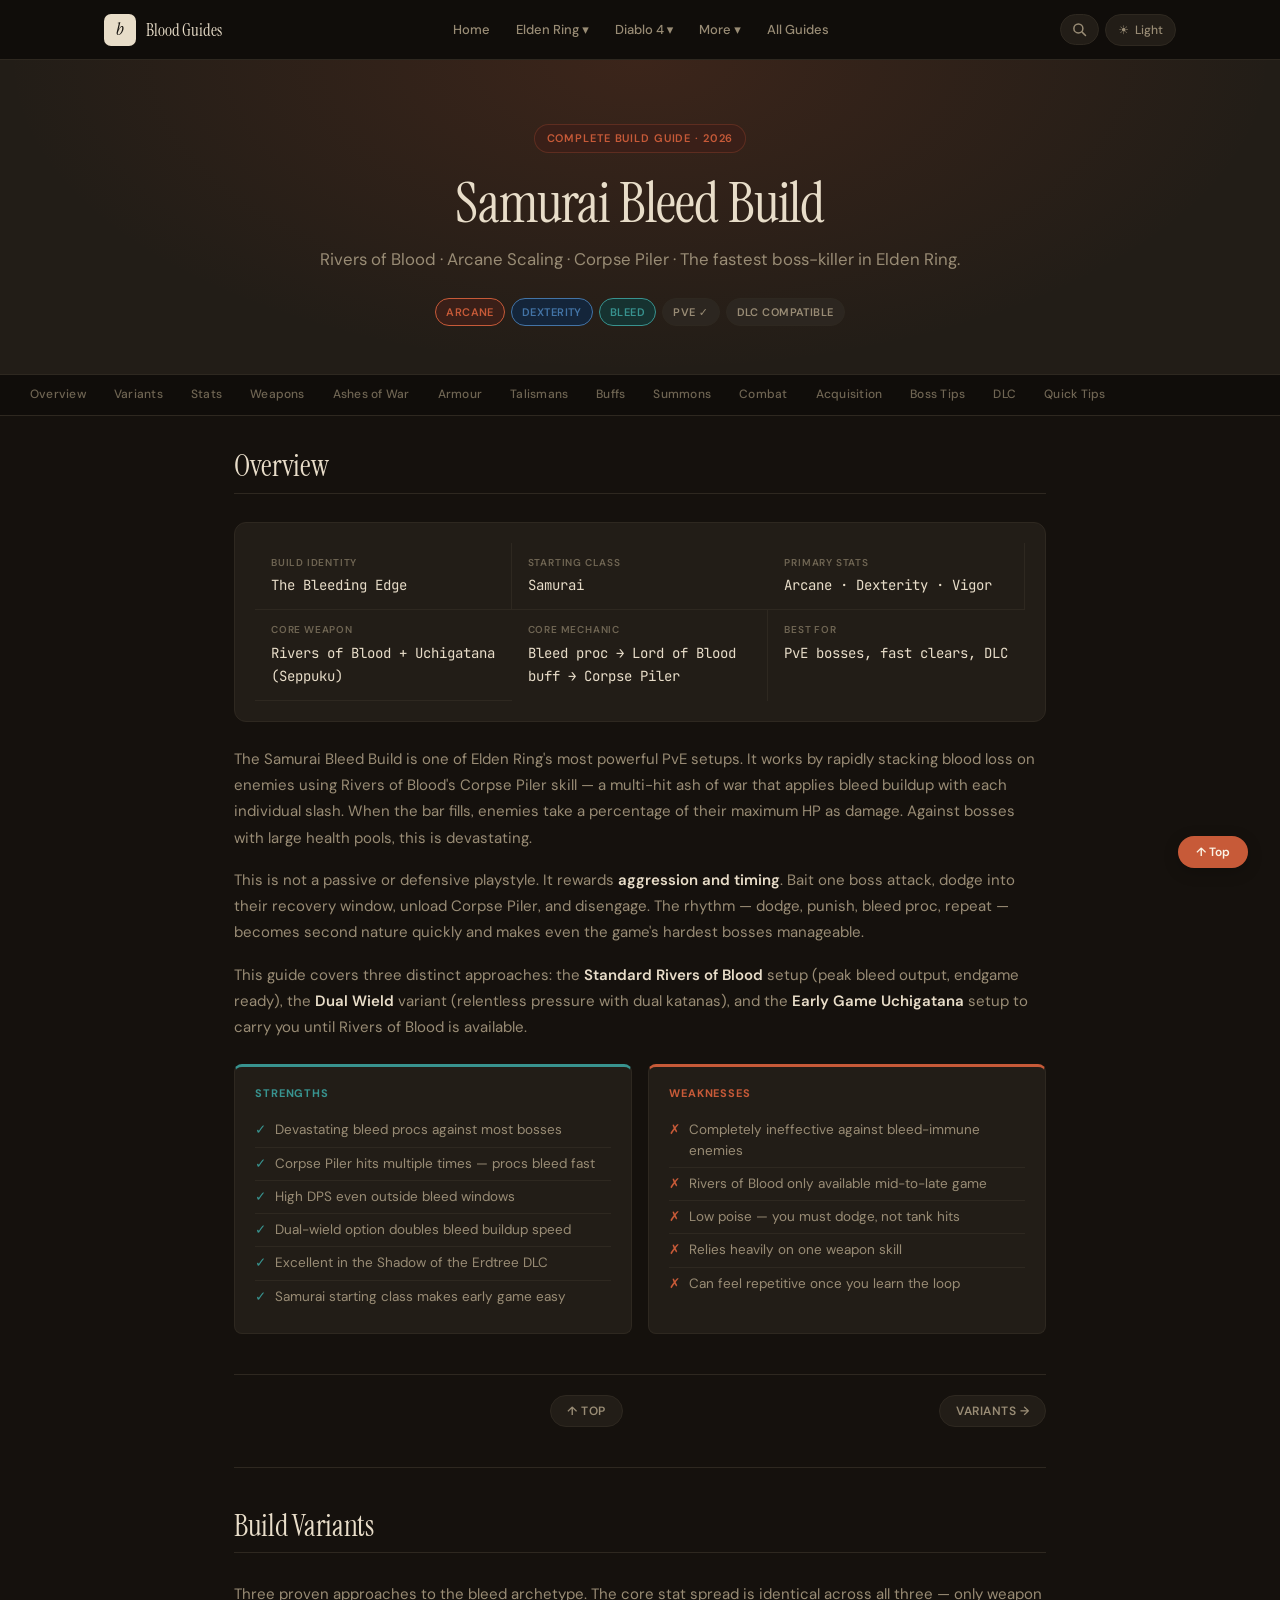
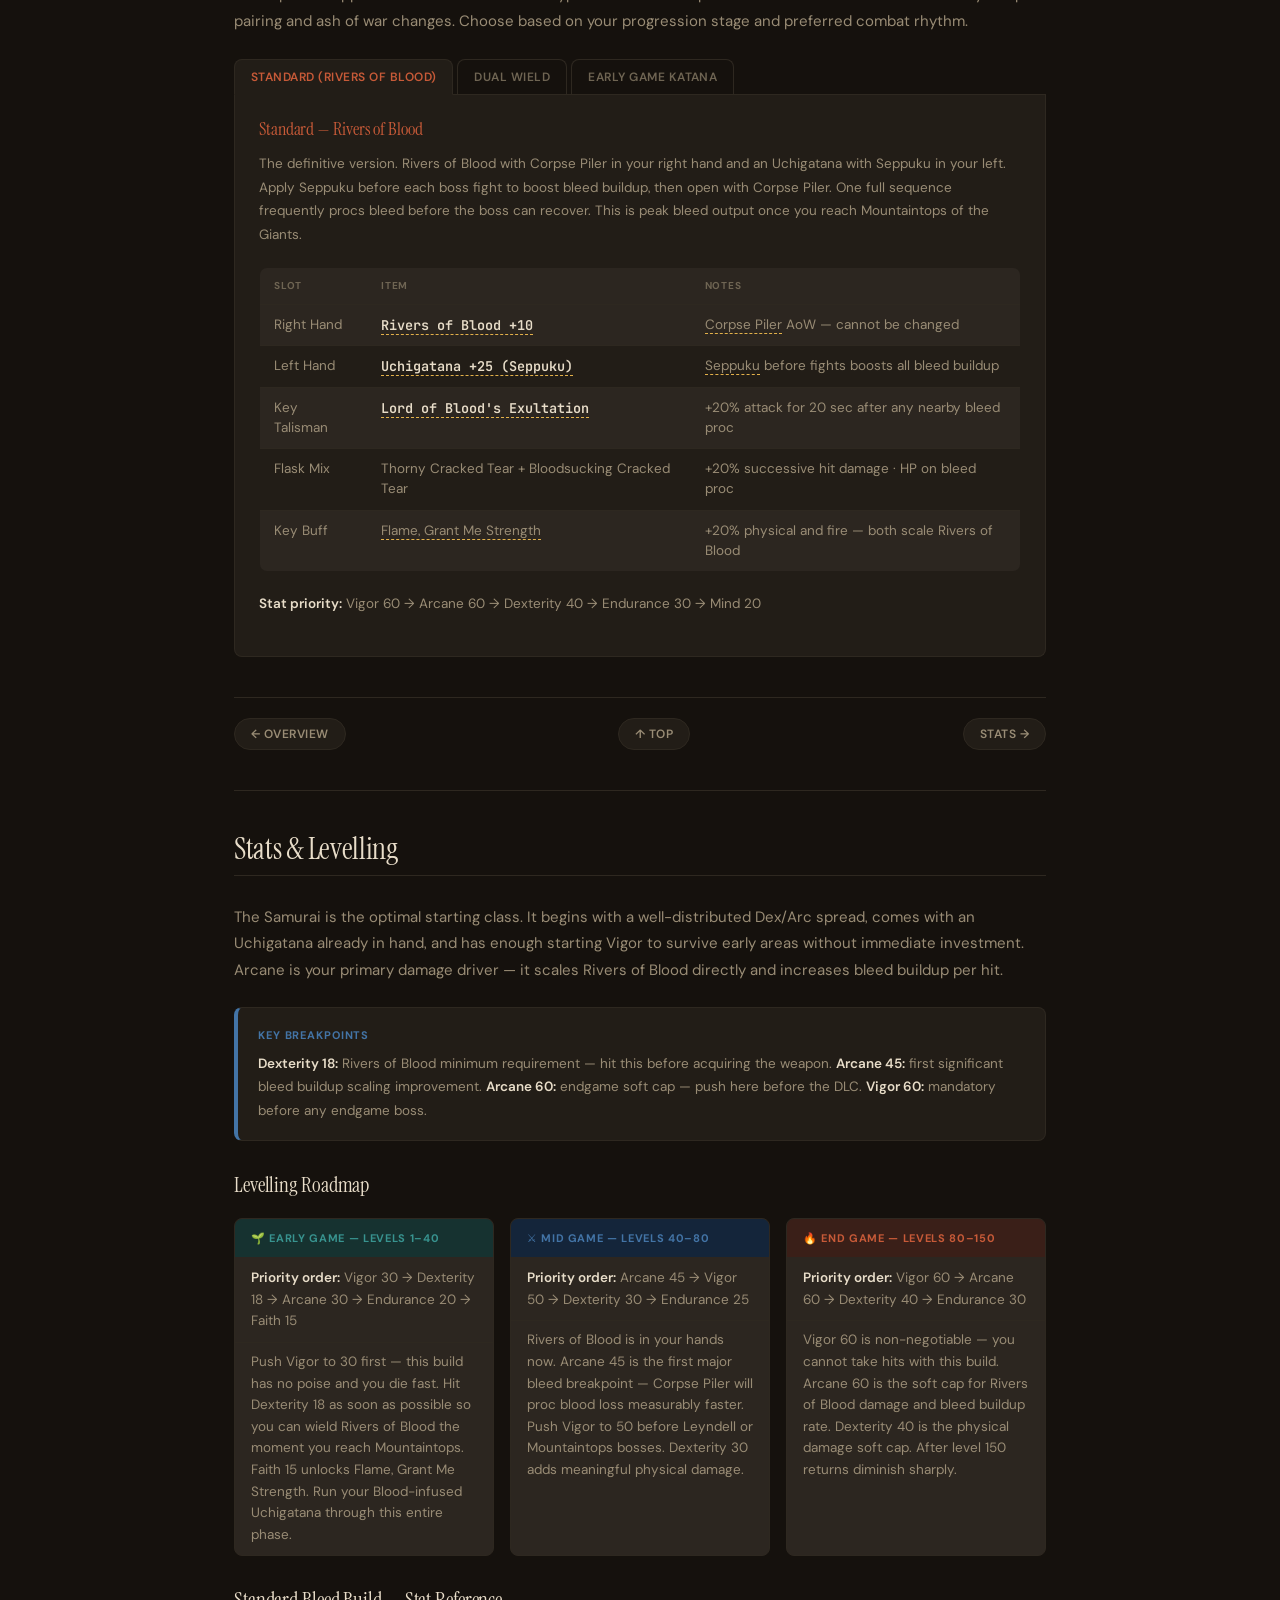
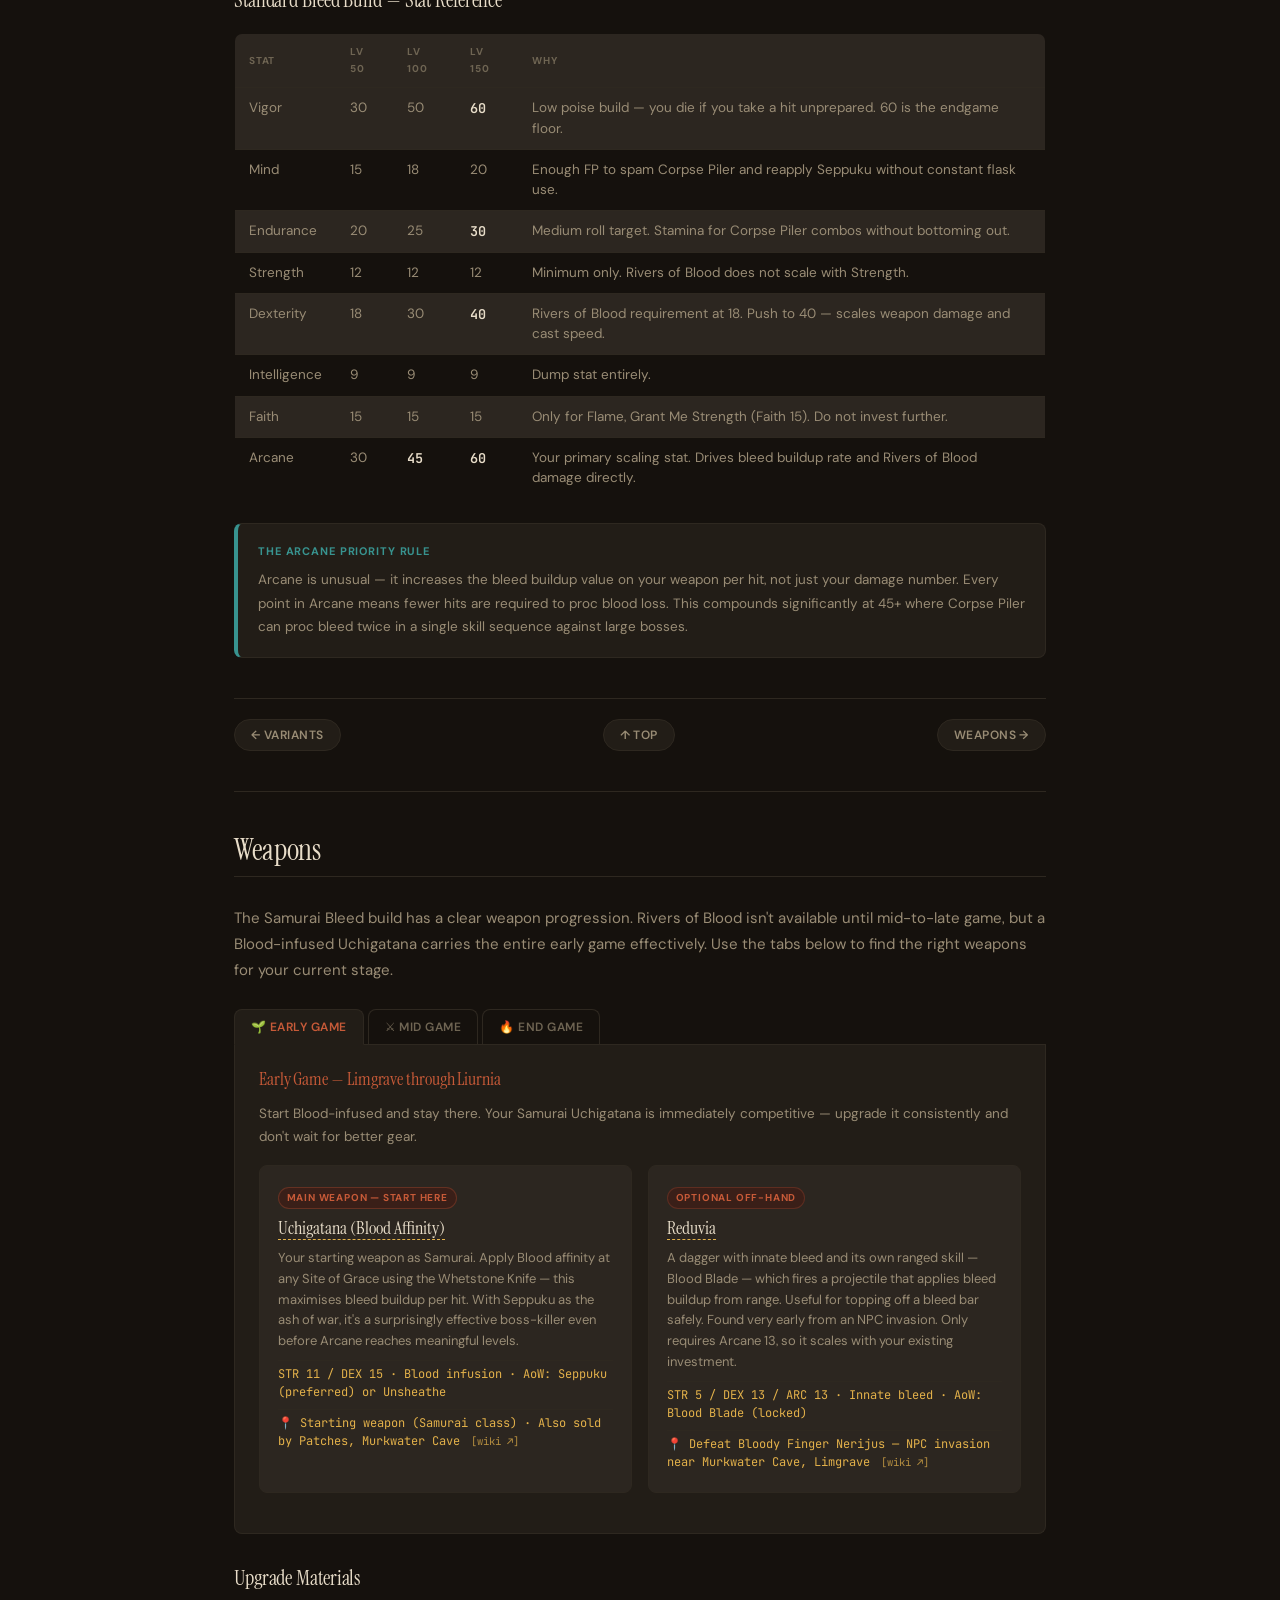
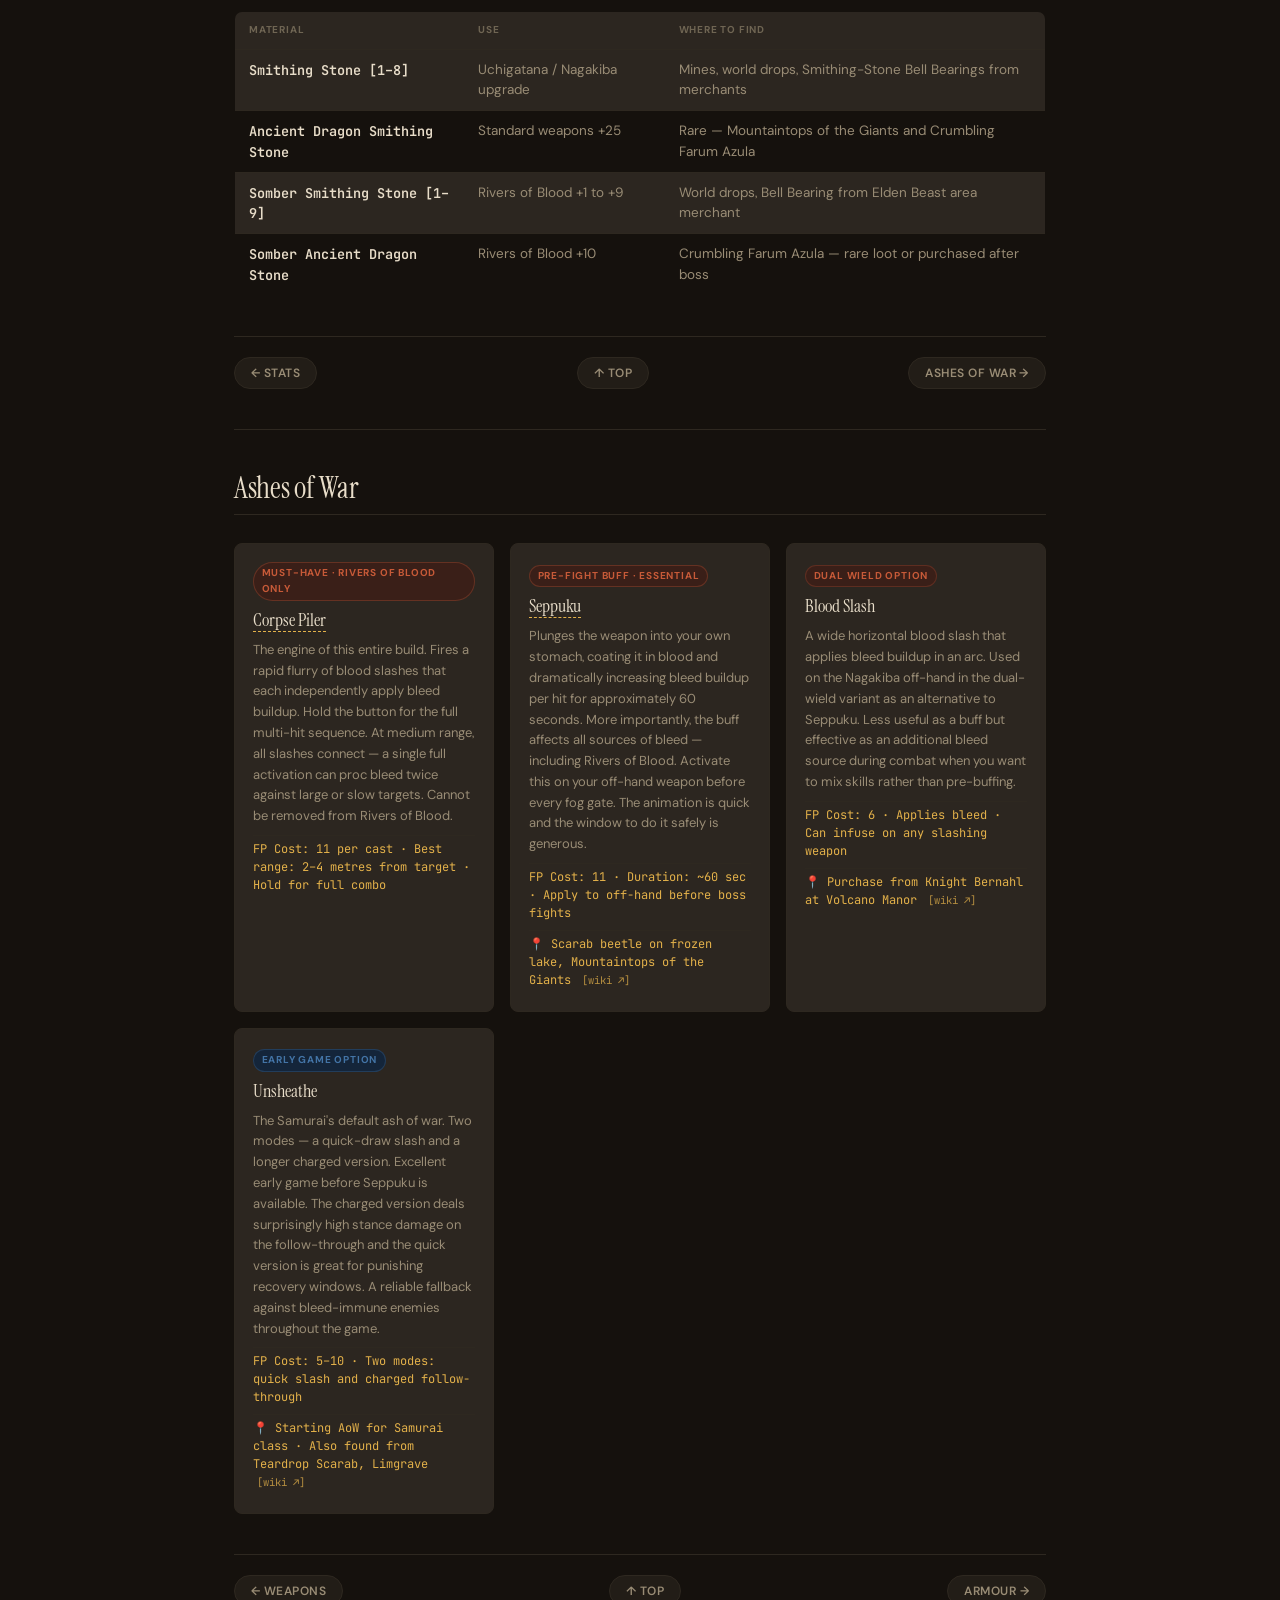
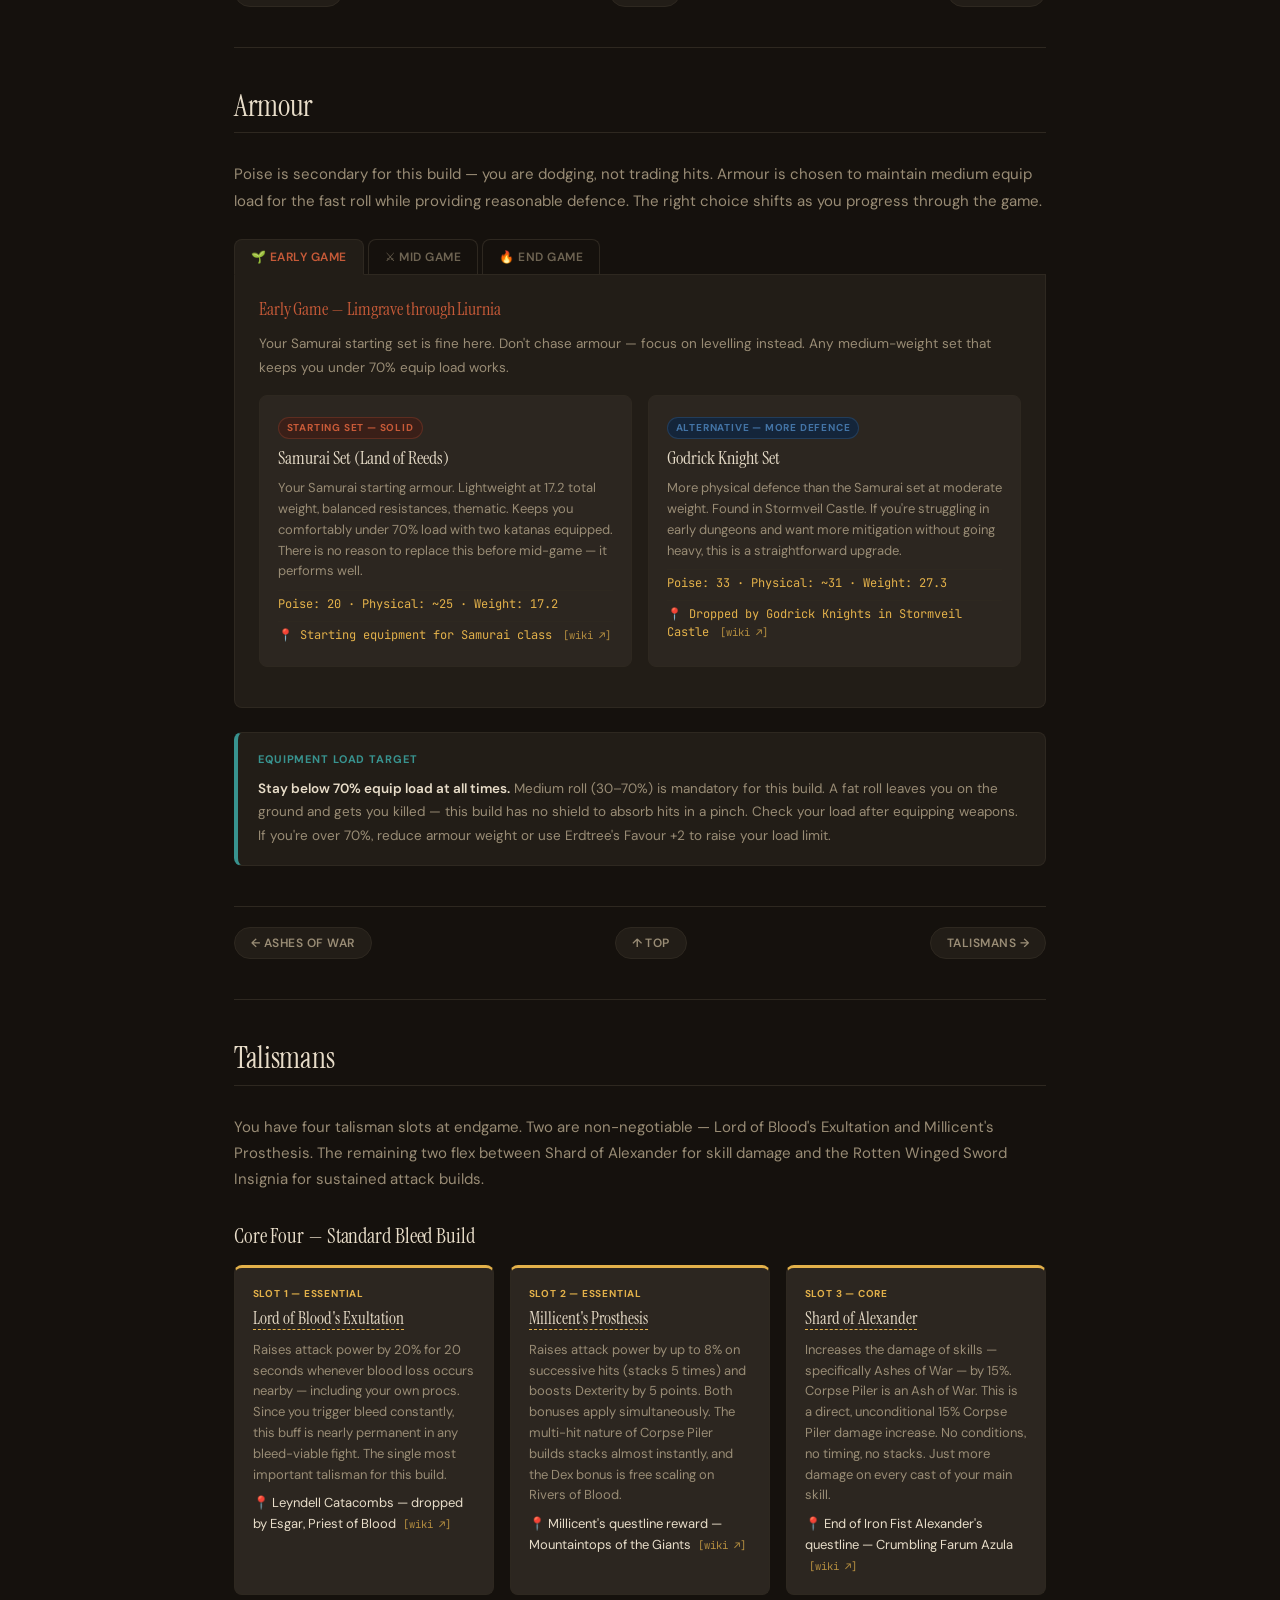
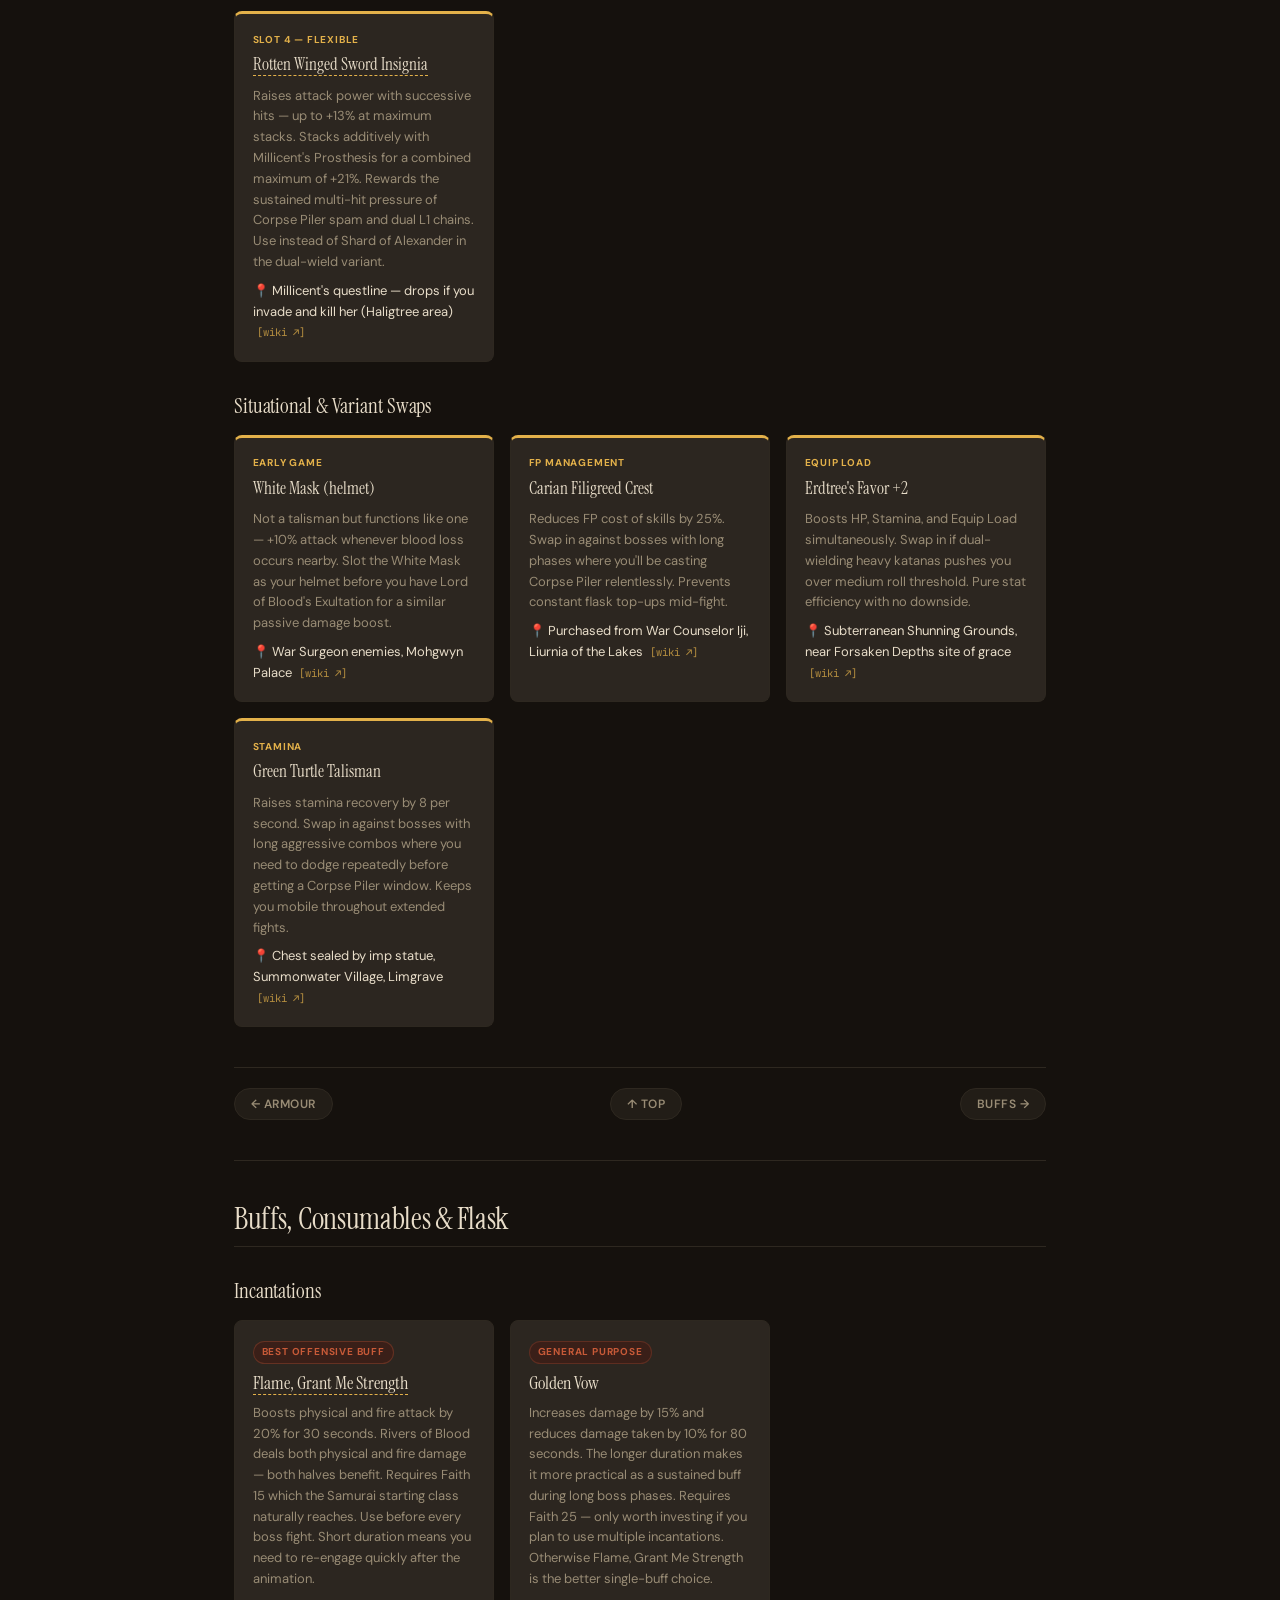
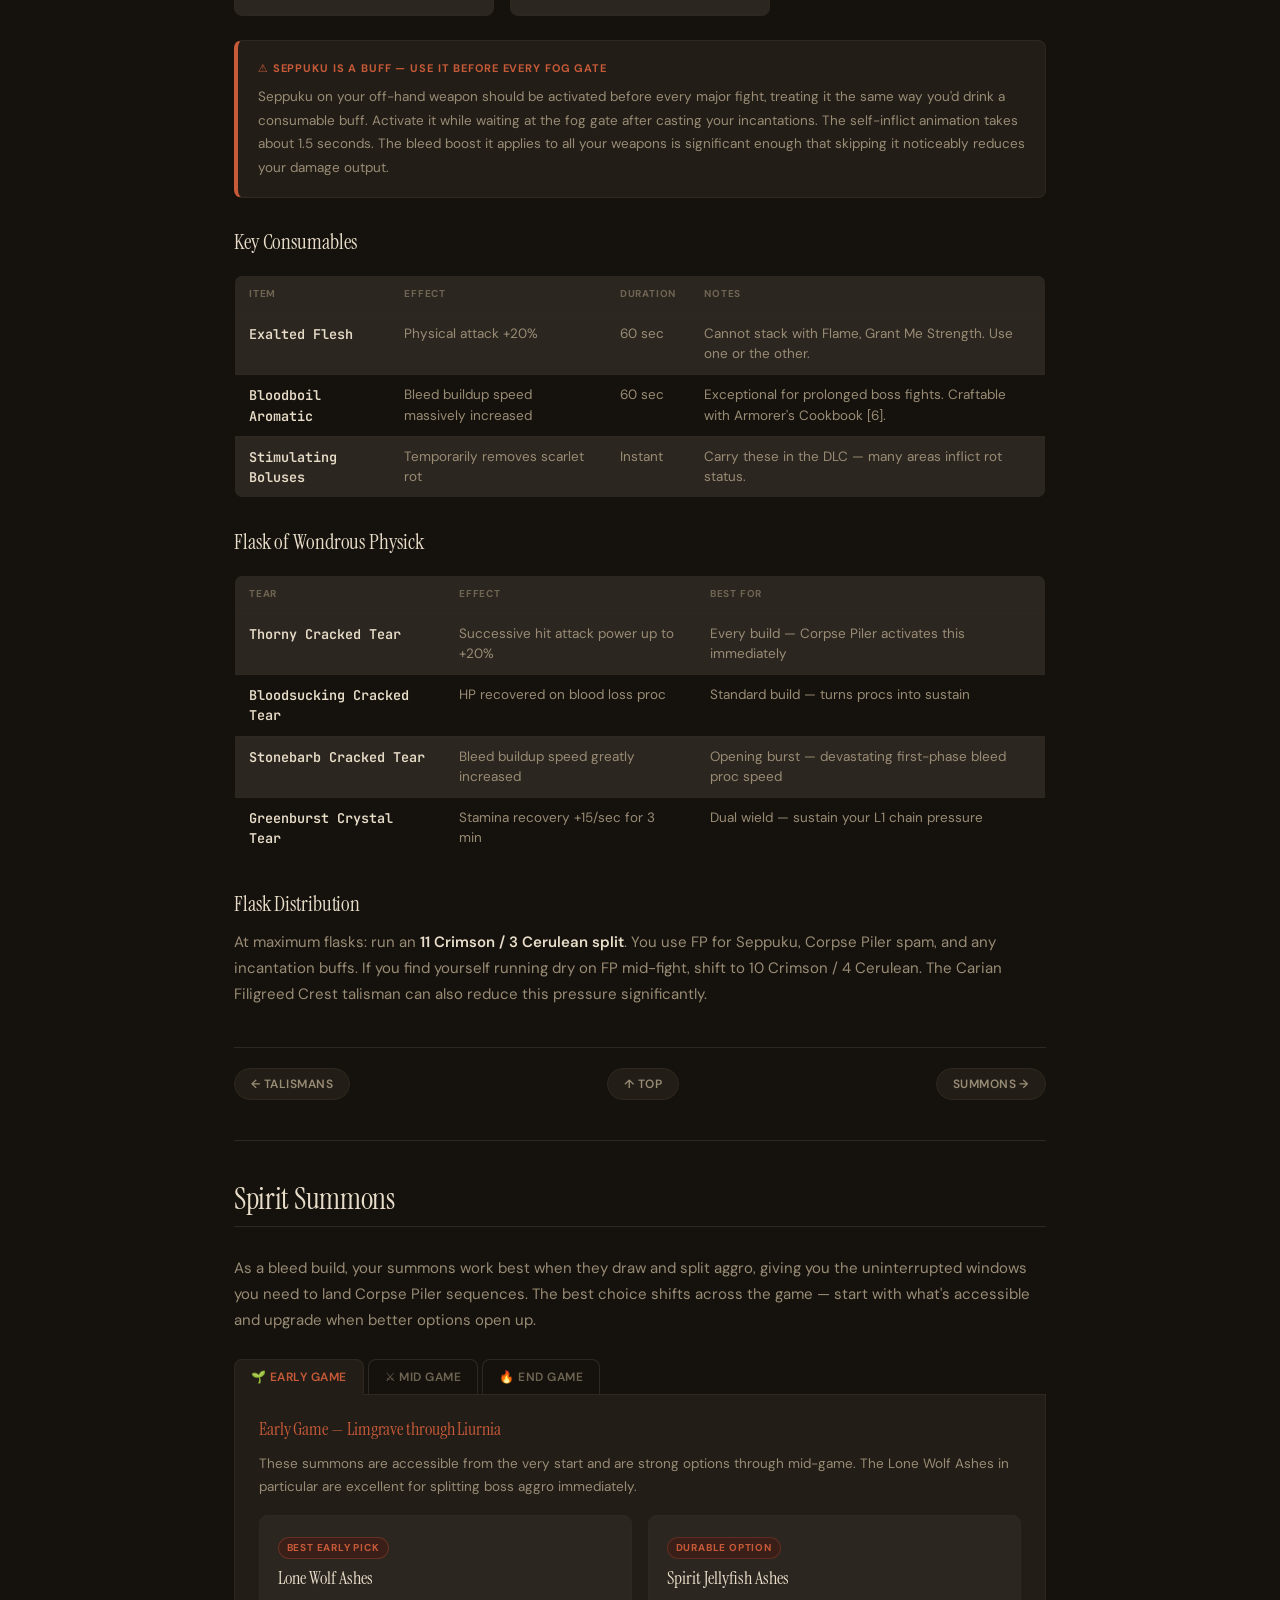
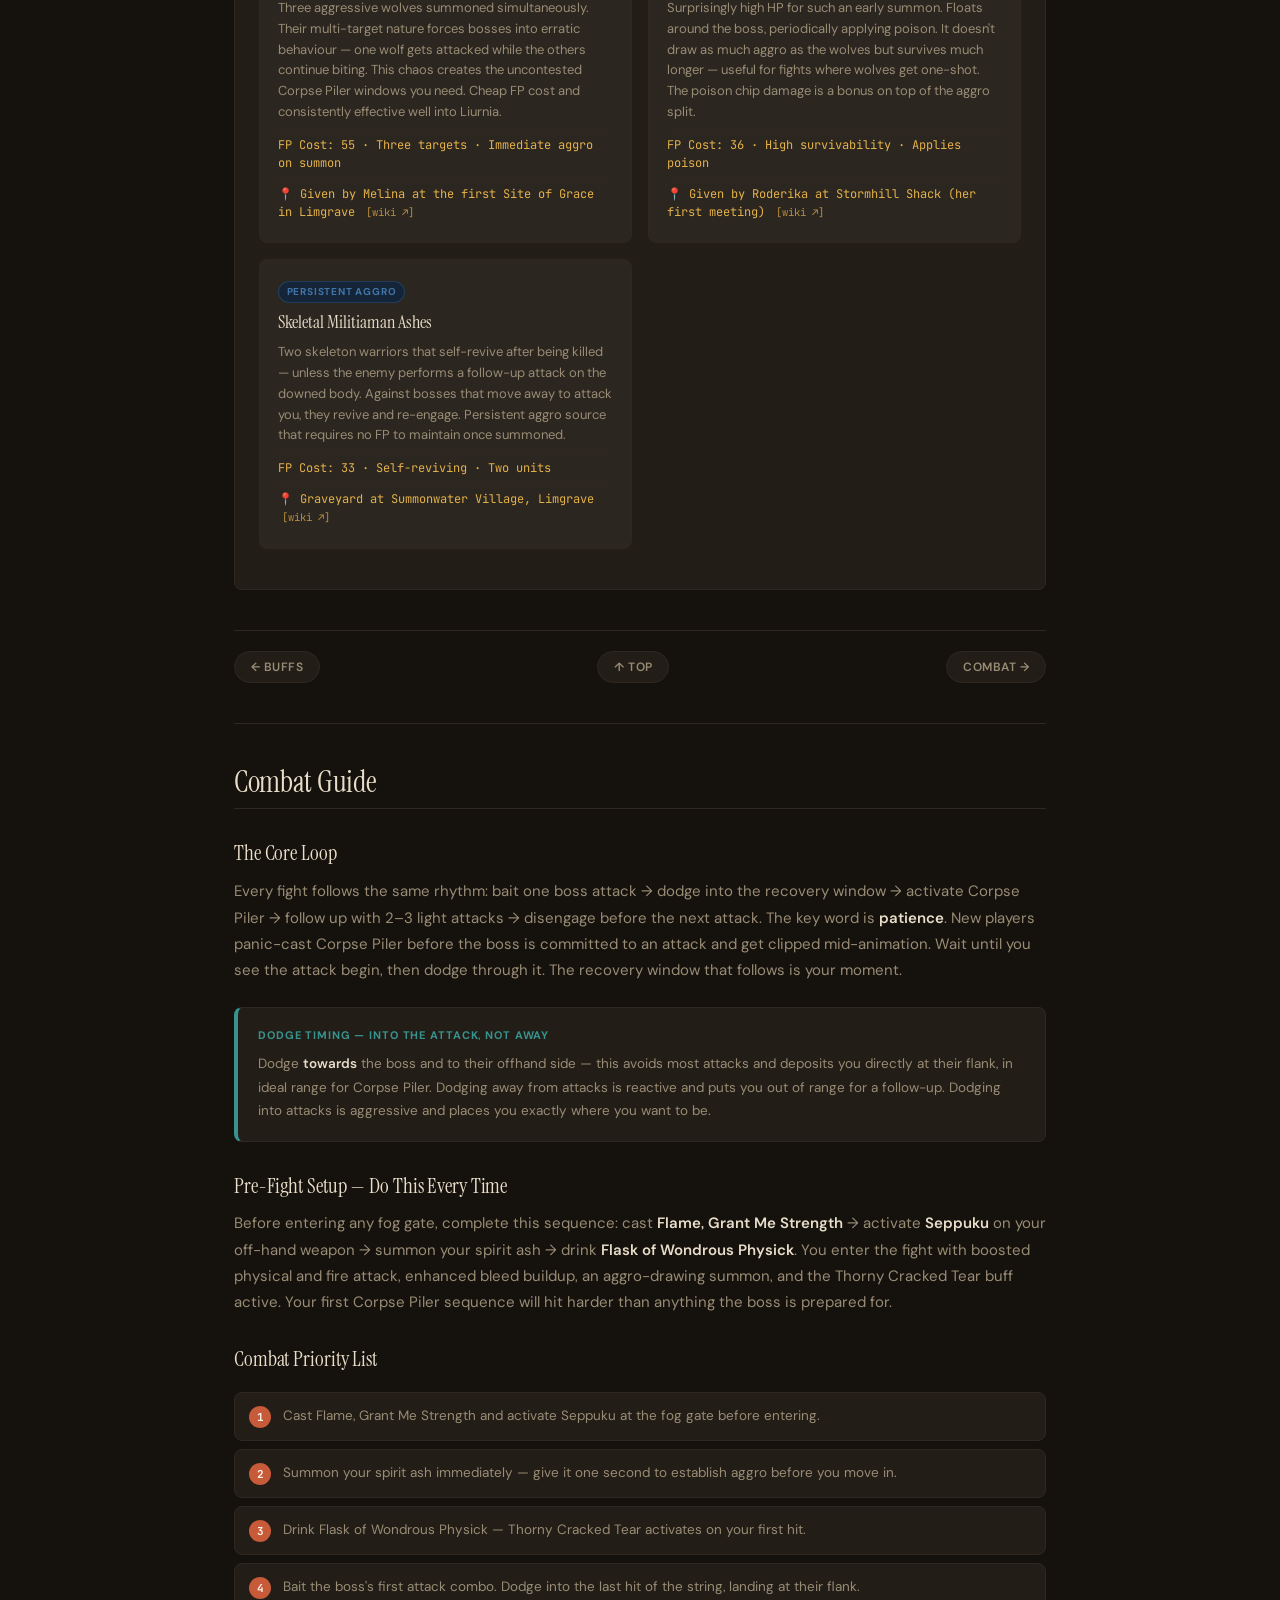
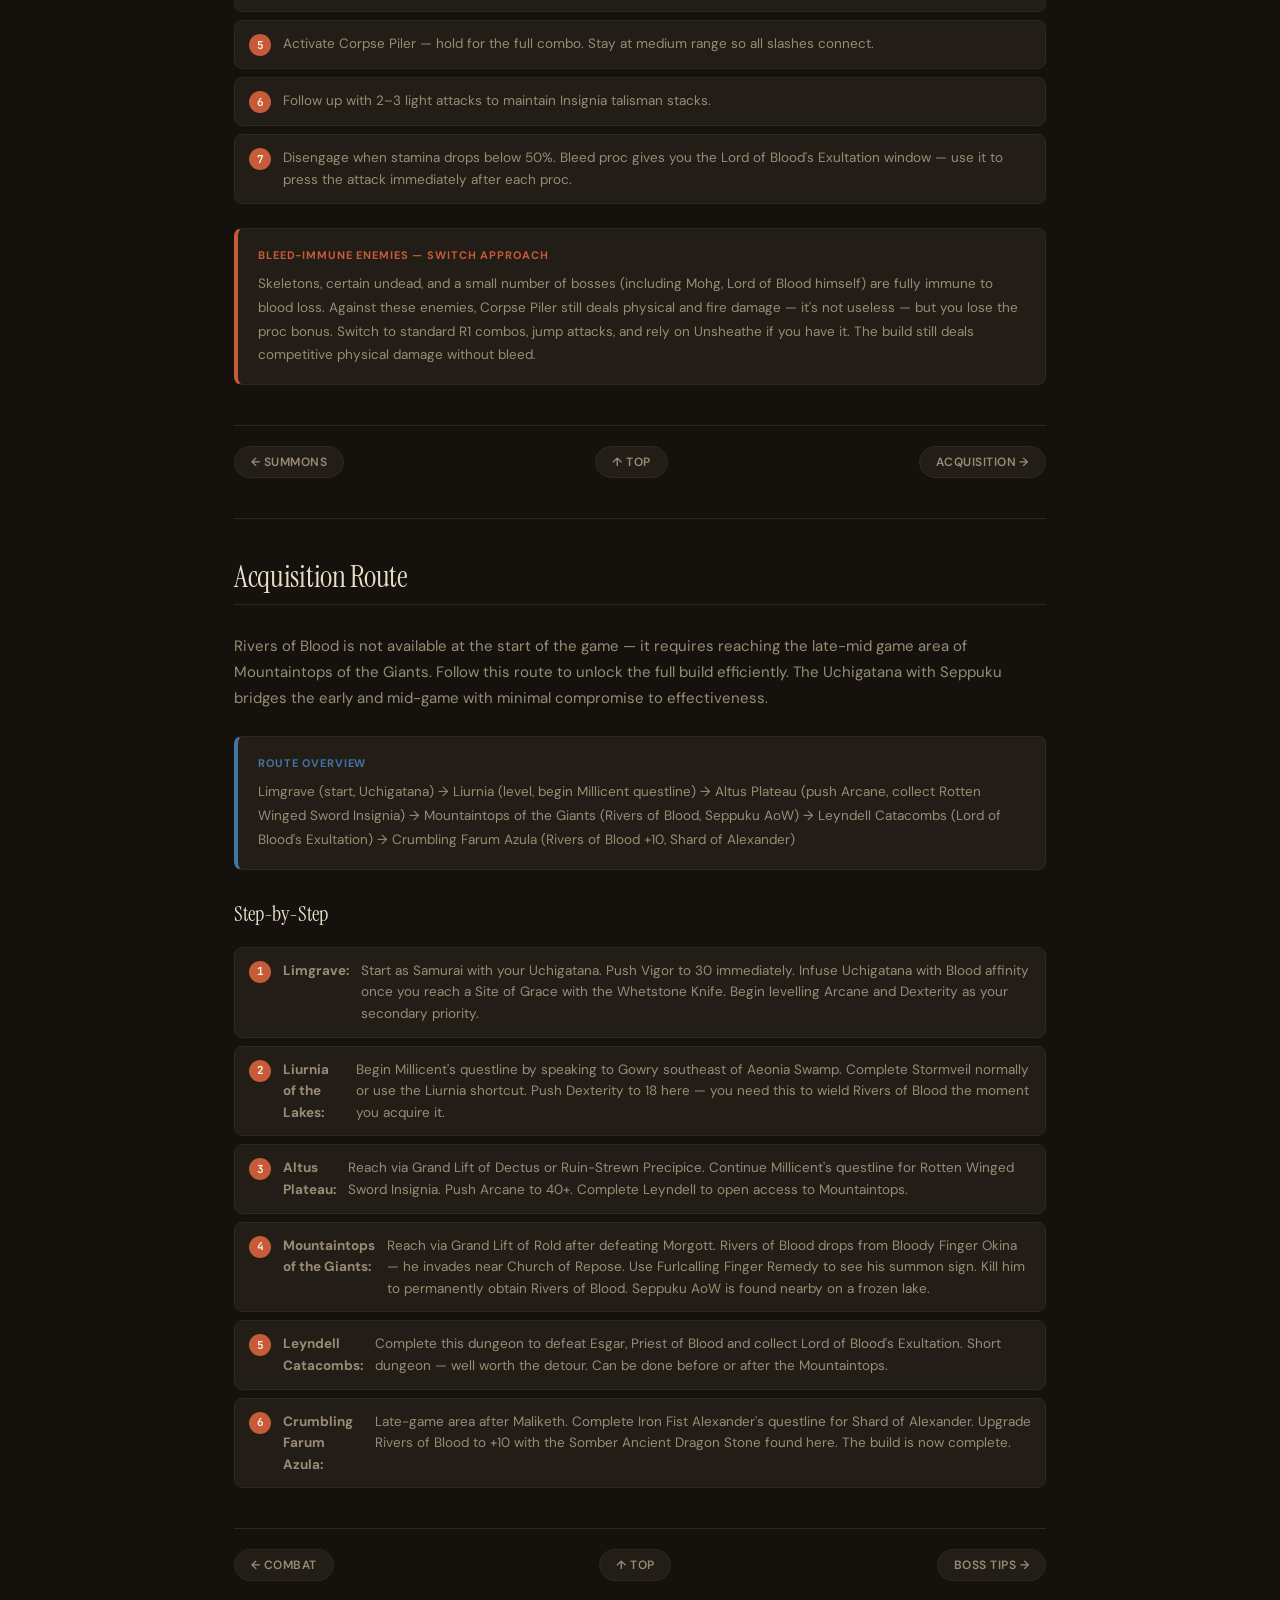
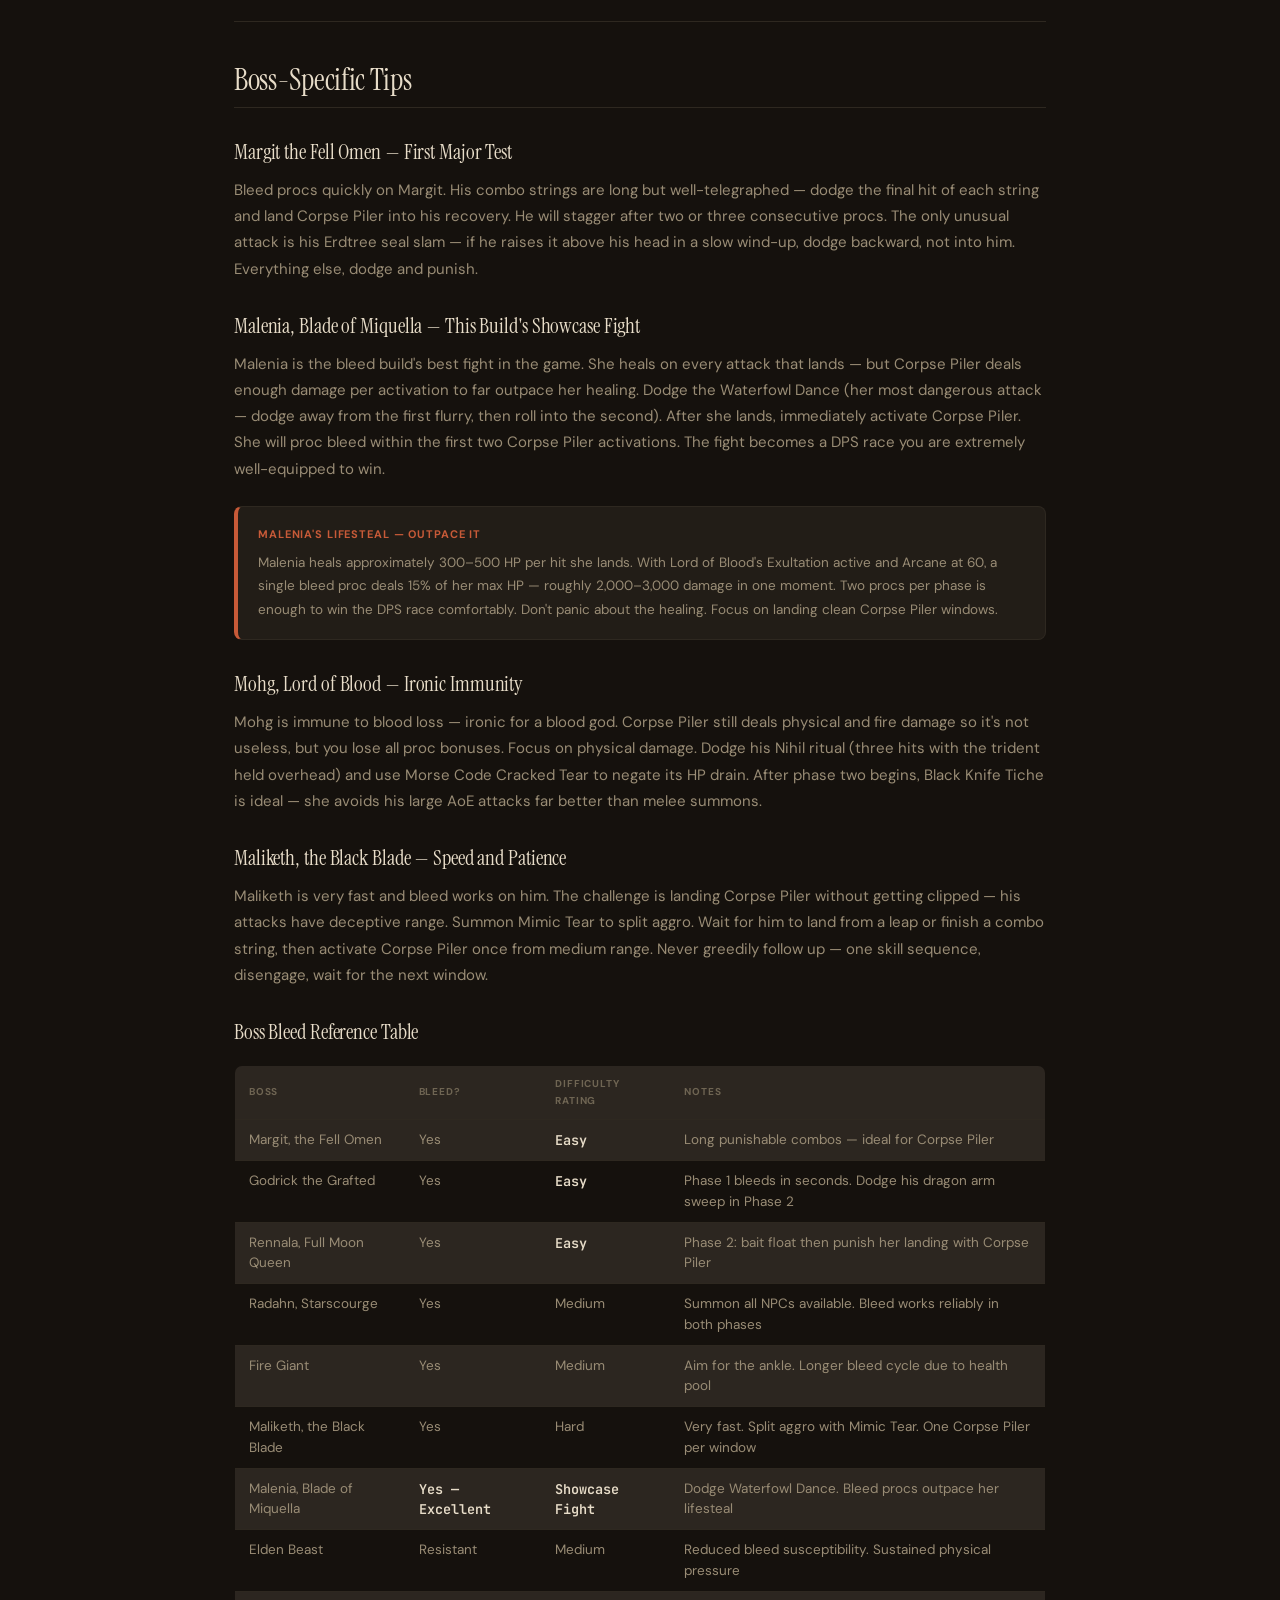
<file: samurai-bleed-build/index.html>
<!DOCTYPE html>
<html lang="en">
<head>
<meta charset="UTF-8">
<meta name="viewport" content="width=device-width, initial-scale=1.0">
<title>Elden Ring Samurai Bleed Build | Complete Guide 2026</title>
<meta name="description" content="The definitive Elden Ring Samurai Bleed Build guide. Rivers of Blood, Arcane scaling, Corpse Piler, and boss tips. Updated for Shadow of the Erdtree.">
<meta property="og:title" content="Elden Ring Samurai Bleed Build | Complete Guide 2026">
<meta property="og:description" content="The definitive Elden Ring bleed build. Rivers of Blood, Arcane scaling, and Corpse Piler to melt bosses. Updated for Shadow of the Erdtree.">
<meta property="og:url" content="https://bloodguides.pages.dev/samurai-bleed-build/">
<meta property="og:site_name" content="Blood Guides">
<meta property="og:image" content="https://bloodguides.pages.dev/og-image.png">
<meta name="twitter:card" content="summary_large_image">
<meta name="twitter:image" content="https://bloodguides.pages.dev/og-image.png">
<link rel="icon" type="image/svg+xml" href="/favicon.svg">
<link rel="preconnect" href="https://fonts.googleapis.com">
<link href="https://fonts.googleapis.com/css2?family=Instrument+Serif:ital@0;1&family=DM+Sans:wght@400;500;600;700&family=JetBrains+Mono:wght@400;500;600&display=swap" rel="stylesheet">
<link rel="stylesheet" href="/site.css">
<style>
/* Elden Ring — bengara rust */
.hero {
  background:
    radial-gradient(ellipse at 50% 0%, rgba(176,73,42,0.18) 0%, transparent 70%),
    var(--surface);
}
</style>
</head>
<body>
<div id="page-top"></div>

<!-- SITE NAV -->
<header class="site-nav">
  <div class="site-nav-inner">
    <a class="site-nav-logo" href="/">
      <svg viewBox="0 0 64 64" xmlns="http://www.w3.org/2000/svg" aria-hidden="true">
        <line x1="32" y1="4" x2="32" y2="50" stroke="currentColor" stroke-width="4" stroke-linecap="round"/>
        <line x1="16" y1="26" x2="48" y2="26" stroke="currentColor" stroke-width="4" stroke-linecap="round"/>
        <circle cx="32" cy="56" r="5" fill="currentColor"/>
        <ellipse cx="32" cy="6" rx="5" ry="6" fill="var(--accent)"/>
      </svg>
      Blood Guides
    </a>
    <ul class="site-nav-links" id="guide-nav">
      <li><a href="/">Home</a></li>
      <li>
        <a href="#">Elden Ring ▾</a>
        <ul>
          <li><a href="/samurai-bleed-build/">Samurai Bleed Build</a></li>
          <li><a href="/elden-ring-tank-build/">Tank Build (Great Shield)</a></li>
          <li><a href="/dragon-faith-build/">Dragon Faith Build</a></li>
          <li><a href="/rivers-of-blood-build/">Rivers of Blood Build</a></li>
        </ul>
      </li>
      <li>
        <a href="#">Diablo 4 ▾</a>
        <ul>
          <li><a href="/diablo4-necromancer-minion-build/">Necromancer Minion</a></li>
          <li><a href="/diablo4-druid-bear-build/">Druid Bear</a></li>
          <li><a href="/diablo4-paladin-blessed-hammer-build/">Paladin Blessed Hammer</a></li>
          <li><a href="/diablo4-whirlwind-barbarian-build/">Whirlwind Barbarian</a></li>
        </ul>
      </li>
      <li>
        <a href="#">More ▾</a>
        <ul>
          <li><a href="/#filter-bg3">Baldur's Gate 3</a></li>
          <li><a href="/#filter-fallout76">Fallout 76</a></li>
          <li><a href="/#filter-fallout4">Fallout 4</a></li>
          <li><a href="/#filter-darktide">40K: Darktide</a></li>
          <li><a href="/#filter-spacemarine2">40K: Space Marine 2</a></li>
        </ul>
      </li>
      <li><a href="/">All Guides</a></li>
    </ul>
    <div class="header-actions">
      <button class="icon-btn" title="Search" aria-label="Search" style="min-width:unset;padding:0.45rem 0.7rem;">
        <svg width="15" height="15" viewBox="0 0 20 20" fill="none" stroke="currentColor" stroke-width="2" stroke-linecap="round"><circle cx="8.5" cy="8.5" r="6"/><line x1="13.5" y1="13.5" x2="18" y2="18"/></svg>
      </button>
      <button class="icon-btn theme-toggle" title="Toggle theme" aria-label="Toggle theme">
        <span class="toggle-icon">☀️</span> Light
      </button>
      <button class="icon-btn nav-mobile-toggle" aria-label="Open menu" aria-expanded="false" aria-controls="guide-nav">☰</button>
    </div>
  </div>
</header>

<button id="fab-top" onclick="document.getElementById('page-top').scrollIntoView({behavior:'smooth'})">↑ Top</button>

<!-- HERO -->
<div class="hero">
  <span class="hero-tag">Complete Build Guide · 2026</span>
  <h1 class="title">Samurai Bleed Build</h1>
  <p class="subtitle">Rivers of Blood · Arcane Scaling · Corpse Piler · The fastest boss-killer in Elden Ring.</p>
  <div class="badges">
    <span class="badge red">Arcane</span>
    <span class="badge blue">Dexterity</span>
    <span class="badge green">Bleed</span>
    <span class="badge">PvE ✓</span>
    <span class="badge">DLC Compatible</span>
  </div>
</div>

<!-- IN-PAGE NAV -->
<nav class="section-nav">
  <ul>
    <li><button onclick="document.getElementById('overview').scrollIntoView({behavior:'smooth'})">Overview</button></li>
    <li><button onclick="document.getElementById('variants').scrollIntoView({behavior:'smooth'})">Variants</button></li>
    <li><button onclick="document.getElementById('stats').scrollIntoView({behavior:'smooth'})">Stats</button></li>
    <li><button onclick="document.getElementById('weapons').scrollIntoView({behavior:'smooth'})">Weapons</button></li>
    <li><button onclick="document.getElementById('ashes').scrollIntoView({behavior:'smooth'})">Ashes of War</button></li>
    <li><button onclick="document.getElementById('armour').scrollIntoView({behavior:'smooth'})">Armour</button></li>
    <li><button onclick="document.getElementById('talismans').scrollIntoView({behavior:'smooth'})">Talismans</button></li>
    <li><button onclick="document.getElementById('buffs').scrollIntoView({behavior:'smooth'})">Buffs</button></li>
    <li><button onclick="document.getElementById('summons').scrollIntoView({behavior:'smooth'})">Summons</button></li>
    <li><button onclick="document.getElementById('combat').scrollIntoView({behavior:'smooth'})">Combat</button></li>
    <li><button onclick="document.getElementById('acquisition').scrollIntoView({behavior:'smooth'})">Acquisition</button></li>
    <li><button onclick="document.getElementById('bosses').scrollIntoView({behavior:'smooth'})">Boss Tips</button></li>
    <li><button onclick="document.getElementById('dlc').scrollIntoView({behavior:'smooth'})">DLC</button></li>
    <li><button onclick="document.getElementById('tips').scrollIntoView({behavior:'smooth'})">Quick Tips</button></li>
  </ul>
</nav>

<div class="content">

<!-- OVERVIEW -->
<section id="overview">
  <h2>Overview</h2>
  <div class="section-rule"></div>

  <div class="summary-box">
    <div class="summary-grid">
      <div class="summary-item"><span class="summary-label">Build Identity</span><span class="summary-value">The Bleeding Edge</span></div>
      <div class="summary-item"><span class="summary-label">Starting Class</span><span class="summary-value">Samurai</span></div>
      <div class="summary-item"><span class="summary-label">Primary Stats</span><span class="summary-value">Arcane · Dexterity · Vigor</span></div>
      <div class="summary-item"><span class="summary-label">Core Weapon</span><span class="summary-value">Rivers of Blood + Uchigatana (Seppuku)</span></div>
      <div class="summary-item"><span class="summary-label">Core Mechanic</span><span class="summary-value">Bleed proc → Lord of Blood buff → Corpse Piler</span></div>
      <div class="summary-item"><span class="summary-label">Best For</span><span class="summary-value">PvE bosses, fast clears, DLC</span></div>
    </div>
  </div>

  <p>The Samurai Bleed Build is one of Elden Ring's most powerful PvE setups. It works by rapidly stacking blood loss on enemies using Rivers of Blood's Corpse Piler skill — a multi-hit ash of war that applies bleed buildup with each individual slash. When the bar fills, enemies take a percentage of their maximum HP as damage. Against bosses with large health pools, this is devastating.</p>

  <p>This is not a passive or defensive playstyle. It rewards <strong>aggression and timing</strong>. Bait one boss attack, dodge into their recovery window, unload Corpse Piler, and disengage. The rhythm — dodge, punish, bleed proc, repeat — becomes second nature quickly and makes even the game's hardest bosses manageable.</p>

  <p>This guide covers three distinct approaches: the <strong>Standard Rivers of Blood</strong> setup (peak bleed output, endgame ready), the <strong>Dual Wield</strong> variant (relentless pressure with dual katanas), and the <strong>Early Game Uchigatana</strong> setup to carry you until Rivers of Blood is available.</p>

  <div class="pro-con-grid">
    <div class="pro-box">
      <h4>Strengths</h4>
      <ul>
        <li>Devastating bleed procs against most bosses</li>
        <li>Corpse Piler hits multiple times — procs bleed fast</li>
        <li>High DPS even outside bleed windows</li>
        <li>Dual-wield option doubles bleed buildup speed</li>
        <li>Excellent in the Shadow of the Erdtree DLC</li>
        <li>Samurai starting class makes early game easy</li>
      </ul>
    </div>
    <div class="con-box">
      <h4>Weaknesses</h4>
      <ul>
        <li>Completely ineffective against bleed-immune enemies</li>
        <li>Rivers of Blood only available mid-to-late game</li>
        <li>Low poise — you must dodge, not tank hits</li>
        <li>Relies heavily on one weapon skill</li>
        <li>Can feel repetitive once you learn the loop</li>
      </ul>
    </div>
  </div>

  <div class="section-footer">
    <span></span>
    <button class="sec-btn center" onclick="document.getElementById('page-top').scrollIntoView({behavior:'smooth'})">↑ Top</button>
    <button class="sec-btn" onclick="document.getElementById('variants').scrollIntoView({behavior:'smooth'})">Variants →</button>
  </div>
</section>

<!-- VARIANTS -->
<section id="variants">
  <h2>Build Variants</h2>
  <div class="section-rule"></div>

  <p>Three proven approaches to the bleed archetype. The core stat spread is identical across all three — only weapon pairing and ash of war changes. Choose based on your progression stage and preferred combat rhythm.</p>

  <div class="tabs">
    <button class="tab-btn active" onclick="switchTab(event,'standard')">Standard (Rivers of Blood)</button>
    <button class="tab-btn" onclick="switchTab(event,'dual')">Dual Wield</button>
    <button class="tab-btn" onclick="switchTab(event,'early')">Early Game Katana</button>
  </div>

  <div class="tab-panel active" id="tab-standard">
    <h3>Standard — Rivers of Blood</h3>
    <p>The definitive version. Rivers of Blood with Corpse Piler in your right hand and an Uchigatana with Seppuku in your left. Apply Seppuku before each boss fight to boost bleed buildup, then open with Corpse Piler. One full sequence frequently procs bleed before the boss can recover. This is peak bleed output once you reach Mountaintops of the Giants.</p>
    <table class="data-table">
      <tr><th>Slot</th><th>Item</th><th>Notes</th></tr>
      <tr><td>Right Hand</td><td class="highlight"><span class="itip" data-type="Weapon · Katana" data-name="Rivers of Blood +10" data-desc="The engine of the entire build. Corpse Piler fires a rapid series of blood slashes, each applying bleed buildup independently. Arcane-scaled." data-stats="DEX 18 / ARC 20 · AoW: Corpse Piler (locked)">Rivers of Blood +10</span></td><td><span class="itip" data-type="Ash of War · Locked" data-name="Corpse Piler" data-desc="Launches a rapid flurry of blood slashes in a wide arc. Each hit applies bleed buildup independently. Hold the button for the full combo — can proc bleed twice against large bosses." data-stats="FP Cost: 11 · Locked to Rivers of Blood">Corpse Piler</span> AoW — cannot be changed</td></tr>
      <tr><td>Left Hand</td><td class="highlight"><span class="itip" data-type="Weapon · Katana" data-name="Uchigatana +25" data-desc="A standard katana with natural blood loss buildup. Infuse with Blood affinity for maximum bleed. The Samurai class starting weapon." data-stats="STR 11 / DEX 15 · Blood infusion · AoW: Seppuku">Uchigatana +25 (Seppuku)</span></td><td><span class="itip" data-type="Ash of War" data-name="Seppuku" data-desc="Drive a blade into your stomach to coat it in blood. Dramatically boosts bleed buildup on the weapon for ~60 seconds. The buff also enhances all other sources of bleed, including Rivers of Blood." data-stats="FP Cost: 11 · Duration: ~60 sec · Apply before every boss">Seppuku</span> before fights boosts all bleed buildup</td></tr>
      <tr><td>Key Talisman</td><td class="highlight"><span class="itip" data-type="Talisman" data-name="Lord of Blood's Exultation" data-desc="Blood loss in the vicinity causes a 20% boost to attack power for 20 seconds. With your bleed proc rate, this is effectively a permanent damage bonus." data-stats="+20% attack power · 20 sec duration · Dropped by Esgar, Priest of Blood">Lord of Blood's Exultation</span></td><td>+20% attack for 20 sec after any nearby bleed proc</td></tr>
      <tr><td>Flask Mix</td><td>Thorny Cracked Tear + Bloodsucking Cracked Tear</td><td>+20% successive hit damage · HP on bleed proc</td></tr>
      <tr><td>Key Buff</td><td><span class="itip" data-type="Incantation" data-name="Flame, Grant Me Strength" data-desc="Boosts physical and fire attack power by 20% for 30 seconds. Both bonuses scale Rivers of Blood — it deals physical and fire damage." data-stats="FP Cost: 0 (self-cast) · Duration: 30 sec · Requires Faith 15">Flame, Grant Me Strength</span></td><td>+20% physical and fire — both scale Rivers of Blood</td></tr>
    </table>
    <p><strong>Stat priority:</strong> Vigor 60 → Arcane 60 → Dexterity 40 → Endurance 30 → Mind 20</p>
  </div>

  <div class="tab-panel" id="tab-dual">
    <h3>Dual Wield — Rivers of Blood + Nagakiba</h3>
    <p>Two-hand Rivers of Blood while Nagakiba occupies the left hand. L1/LB attacks hit with both katanas simultaneously, doubling your bleed buildup per input. Sacrifices some Corpse Piler frequency for relentless sustained pressure — ideal for longer phases where you want to keep the bleed meter climbing constantly rather than relying on skill windows.</p>
    <table class="data-table">
      <tr><th>Slot</th><th>Item</th><th>Notes</th></tr>
      <tr><td>Right Hand</td><td class="highlight"><span class="itip" data-type="Weapon · Katana" data-name="Rivers of Blood +10" data-desc="The engine of the entire build. Corpse Piler fires a rapid series of blood slashes, each applying bleed buildup independently. Arcane-scaled." data-stats="DEX 18 / ARC 20 · AoW: Corpse Piler (locked)">Rivers of Blood +10</span></td><td>Main damage dealer and Corpse Piler</td></tr>
      <tr><td>Left Hand</td><td class="highlight"><span class="itip" data-type="Weapon · Katana" data-name="Nagakiba +25" data-desc="The longest katana in the game. Extra reach makes dual-wield L1 attacks connect at medium range more consistently than the Uchigatana. Blood infusion recommended." data-stats="STR 18 / DEX 22 · Blood infusion · AoW: Blood Slash or Seppuku">Nagakiba +25 (Blood Slash)</span></td><td>Longer reach than Uchigatana — dual L1 hits harder</td></tr>
      <tr><td>Key Talisman</td><td class="highlight"><span class="itip" data-type="Talisman" data-name="Millicent's Prosthesis" data-desc="Raises Dexterity by 5 and boosts attack power with successive attacks — stacks up to 3 times. Stacks with Rotten Winged Sword Insignia for a combined maximum of +21% attack." data-stats="+5 DEX · Attack up on successive hits · Millicent questline reward">Millicent's Prosthesis</span></td><td>+5 Dex, stacking attack buff on successive hits</td></tr>
      <tr><td>Key Talisman</td><td class="highlight"><span class="itip" data-type="Talisman" data-name="Rotten Winged Sword Insignia" data-desc="Greatly raises attack power with successive attacks. Stacks with Millicent's Prosthesis — combined bonus reaches +21% at maximum stacks." data-stats="Attack up on successive hits · Stacks with Millicent's · Millicent questline reward">Rotten Winged Sword Insignia</span></td><td>Stacks with Millicent's for combined +21% max attack buff</td></tr>
    </table>
    <p><strong>Stat priority:</strong> Vigor 60 → Arcane 55 → Dexterity 40 → Endurance 35 → Mind 18</p>
  </div>

  <div class="tab-panel" id="tab-early">
    <h3>Early Game — Uchigatana (Seppuku)</h3>
    <p>Before Rivers of Blood is accessible, run a Blood-infused Uchigatana with Seppuku as your ash of war. The Samurai class starts with an Uchigatana — infuse it at a Site of Grace immediately. Seppuku makes you proc bleed rapidly even without Arcane scaling. This carries you comfortably from Limgrave through Altus Plateau. Transition to Rivers of Blood when you reach the Mountaintops of the Giants.</p>
    <table class="data-table">
      <tr><th>Slot</th><th>Item</th><th>Notes</th></tr>
      <tr><td>Right Hand</td><td class="highlight"><span class="itip" data-type="Weapon · Katana" data-name="Uchigatana +15 → +25" data-desc="A standard katana with natural blood loss buildup. Your Samurai starting weapon. Apply Blood affinity at any Site of Grace to maximise bleed per hit." data-stats="STR 11 / DEX 15 · Blood affinity · AoW: Seppuku">Uchigatana +15 → +25</span></td><td>Blood affinity — maximises bleed buildup per hit</td></tr>
      <tr><td>Ash of War</td><td class="highlight"><span class="itip" data-type="Ash of War" data-name="Seppuku" data-desc="Drive a blade into your stomach to coat it in blood. Dramatically boosts bleed buildup on the weapon for ~60 seconds. The buff also enhances all other sources of bleed, including Rivers of Blood." data-stats="FP Cost: 11 · Duration: ~60 sec · Apply before every boss">Seppuku</span></td><td>Self-inflict bleed for a massive temporary bleed boost</td></tr>
      <tr><td>Optional</td><td>Moonveil +10</td><td>Transient Moonlight for INT-lite burst if needed</td></tr>
      <tr><td>Key Talisman</td><td><span class="itip" data-type="Armour · Head" data-name="White Mask" data-desc="Raises attack power by 10% for 20 seconds whenever blood loss occurs nearby. With your bleed proc rate, this is effectively a permanent damage bonus in most fights." data-stats="+10% attack after nearby blood loss · 20 sec duration · Mohgwyn Palace">White Mask</span> (if available)</td><td>+10% attack for 20 sec after any nearby blood loss</td></tr>
    </table>
    <p><strong>Stat priority:</strong> Vigor 40 → Endurance 25 → Arcane 30 → Dexterity 18 (Rivers of Blood req) → push Vigor to 60 once ready</p>
  </div>

  <div class="section-footer">
    <button class="sec-btn" onclick="document.getElementById('overview').scrollIntoView({behavior:'smooth'})">← Overview</button>
    <button class="sec-btn center" onclick="document.getElementById('page-top').scrollIntoView({behavior:'smooth'})">↑ Top</button>
    <button class="sec-btn" onclick="document.getElementById('stats').scrollIntoView({behavior:'smooth'})">Stats →</button>
  </div>
</section>

<!-- STATS -->
<section id="stats">
  <h2>Stats &amp; Levelling</h2>
  <div class="section-rule"></div>

  <p>The Samurai is the optimal starting class. It begins with a well-distributed Dex/Arc spread, comes with an Uchigatana already in hand, and has enough starting Vigor to survive early areas without immediate investment. Arcane is your primary damage driver — it scales Rivers of Blood directly and increases bleed buildup per hit.</p>

  <div class="callout blue">
    <div class="callout-title">Key Breakpoints</div>
    <p><strong>Dexterity 18:</strong> Rivers of Blood minimum requirement — hit this before acquiring the weapon. <strong>Arcane 45:</strong> first significant bleed buildup scaling improvement. <strong>Arcane 60:</strong> endgame soft cap — push here before the DLC. <strong>Vigor 60:</strong> mandatory before any endgame boss.</p>
  </div>

  <h3>Levelling Roadmap</h3>
  <div class="progression-grid">
    <div class="prog-stage">
      <div class="prog-header early">🌱 Early Game — Levels 1–40</div>
      <p><strong>Priority order:</strong> Vigor 30 → Dexterity 18 → Arcane 30 → Endurance 20 → Faith 15</p>
      <p>Push Vigor to 30 first — this build has no poise and you die fast. Hit Dexterity 18 as soon as possible so you can wield Rivers of Blood the moment you reach Mountaintops. Faith 15 unlocks Flame, Grant Me Strength. Run your Blood-infused Uchigatana through this entire phase.</p>
    </div>
    <div class="prog-stage">
      <div class="prog-header mid">⚔️ Mid Game — Levels 40–80</div>
      <p><strong>Priority order:</strong> Arcane 45 → Vigor 50 → Dexterity 30 → Endurance 25</p>
      <p>Rivers of Blood is in your hands now. Arcane 45 is the first major bleed breakpoint — Corpse Piler will proc blood loss measurably faster. Push Vigor to 50 before Leyndell or Mountaintops bosses. Dexterity 30 adds meaningful physical damage.</p>
    </div>
    <div class="prog-stage">
      <div class="prog-header end">🔥 End Game — Levels 80–150</div>
      <p><strong>Priority order:</strong> Vigor 60 → Arcane 60 → Dexterity 40 → Endurance 30</p>
      <p>Vigor 60 is non-negotiable — you cannot take hits with this build. Arcane 60 is the soft cap for Rivers of Blood damage and bleed buildup rate. Dexterity 40 is the physical damage soft cap. After level 150 returns diminish sharply.</p>
    </div>
  </div>

  <h3>Standard Bleed Build — Stat Reference</h3>
  <table class="data-table">
    <tr><th>Stat</th><th>Lv 50</th><th>Lv 100</th><th>Lv 150</th><th>Why</th></tr>
    <tr><td>Vigor</td><td>30</td><td>50</td><td class="highlight">60</td><td>Low poise build — you die if you take a hit unprepared. 60 is the endgame floor.</td></tr>
    <tr><td>Mind</td><td>15</td><td>18</td><td>20</td><td>Enough FP to spam Corpse Piler and reapply Seppuku without constant flask use.</td></tr>
    <tr><td>Endurance</td><td>20</td><td>25</td><td class="highlight">30</td><td>Medium roll target. Stamina for Corpse Piler combos without bottoming out.</td></tr>
    <tr><td>Strength</td><td>12</td><td>12</td><td>12</td><td>Minimum only. Rivers of Blood does not scale with Strength.</td></tr>
    <tr><td>Dexterity</td><td>18</td><td>30</td><td class="highlight">40</td><td>Rivers of Blood requirement at 18. Push to 40 — scales weapon damage and cast speed.</td></tr>
    <tr><td>Intelligence</td><td>9</td><td>9</td><td>9</td><td>Dump stat entirely.</td></tr>
    <tr><td>Faith</td><td>15</td><td>15</td><td>15</td><td>Only for Flame, Grant Me Strength (Faith 15). Do not invest further.</td></tr>
    <tr><td>Arcane</td><td>30</td><td class="highlight">45</td><td class="highlight">60</td><td>Your primary scaling stat. Drives bleed buildup rate and Rivers of Blood damage directly.</td></tr>
  </table>

  <div class="callout">
    <div class="callout-title">The Arcane Priority Rule</div>
    <p>Arcane is unusual — it increases the bleed buildup value on your weapon per hit, not just your damage number. Every point in Arcane means fewer hits are required to proc blood loss. This compounds significantly at 45+ where Corpse Piler can proc bleed twice in a single skill sequence against large bosses.</p>
  </div>

  <div class="section-footer">
    <button class="sec-btn" onclick="document.getElementById('variants').scrollIntoView({behavior:'smooth'})">← Variants</button>
    <button class="sec-btn center" onclick="document.getElementById('page-top').scrollIntoView({behavior:'smooth'})">↑ Top</button>
    <button class="sec-btn" onclick="document.getElementById('weapons').scrollIntoView({behavior:'smooth'})">Weapons →</button>
  </div>
</section>

<!-- WEAPONS -->
<section id="weapons">
  <h2>Weapons</h2>
  <div class="section-rule"></div>

  <p>The Samurai Bleed build has a clear weapon progression. Rivers of Blood isn't available until mid-to-late game, but a Blood-infused Uchigatana carries the entire early game effectively. Use the tabs below to find the right weapons for your current stage.</p>

  <div class="tabs">
    <button class="tab-btn active" onclick="switchTab(event,'weapons-early')">🌱 Early Game</button>
    <button class="tab-btn" onclick="switchTab(event,'weapons-mid')">⚔️ Mid Game</button>
    <button class="tab-btn" onclick="switchTab(event,'weapons-end')">🔥 End Game</button>
  </div>

  <div class="tab-panel active" id="tab-weapons-early">
    <h3>Early Game — Limgrave through Liurnia</h3>
    <p>Start Blood-infused and stay there. Your Samurai Uchigatana is immediately competitive — upgrade it consistently and don't wait for better gear.</p>
    <div class="item-grid">
      <div class="item-card">
        <div class="item-tag red">Main Weapon — Start Here</div>
        <div class="item-name"><span class="itip" data-type="Weapon · Katana" data-name="Uchigatana" data-desc="A standard katana with natural blood loss buildup. Your Samurai starting weapon. Apply Blood affinity at any Site of Grace for maximum bleed per hit." data-stats="STR 11 / DEX 15 · Blood affinity recommended · AoW: Seppuku">Uchigatana (Blood Affinity)</span></div>
        <p>Your starting weapon as Samurai. Apply Blood affinity at any Site of Grace using the Whetstone Knife — this maximises bleed buildup per hit. With Seppuku as the ash of war, it's a surprisingly effective boss-killer even before Arcane reaches meaningful levels.</p>
        <div class="item-stat">STR 11 / DEX 15 · Blood infusion · AoW: Seppuku (preferred) or Unsheathe</div>
        <div class="item-stat">📍 Starting weapon (Samurai class) · Also sold by Patches, Murkwater Cave <a href="https://eldenring.wiki.fextralife.com/Uchigatana" target="_blank" rel="noopener" class="wiki-link">[wiki ↗]</a></div>
      </div>
      <div class="item-card">
        <div class="item-tag">Optional Off-Hand</div>
        <div class="item-name"><span class="itip" data-type="Weapon · Dagger" data-name="Reduvia" data-desc="A dagger with innate bleed and a unique ranged skill — Blood Blade fires a projectile that applies bleed buildup from range. Useful for topping off the bleed meter safely. Available very early game." data-stats="STR 5 / DEX 13 / ARC 13 · AoW: Blood Blade (locked) · Defeat Bloody Finger Nerijus, Limgrave">Reduvia</span></div>
        <p>A dagger with innate bleed and its own ranged skill — Blood Blade — which fires a projectile that applies bleed buildup from range. Useful for topping off a bleed bar safely. Found very early from an NPC invasion. Only requires Arcane 13, so it scales with your existing investment.</p>
        <div class="item-stat">STR 5 / DEX 13 / ARC 13 · Innate bleed · AoW: Blood Blade (locked)</div>
        <div class="item-stat">📍 Defeat Bloody Finger Nerijus — NPC invasion near Murkwater Cave, Limgrave <a href="https://eldenring.wiki.fextralife.com/Reduvia" target="_blank" rel="noopener" class="wiki-link">[wiki ↗]</a></div>
      </div>
    </div>
  </div>

  <div class="tab-panel" id="tab-weapons-mid">
    <h3>Mid Game — Altus Plateau through Leyndell</h3>
    <p>Two strong weapons open up here. The Nagakiba is a strict improvement for dual-wield. Eleonora's Poleblade is an excellent Rivers of Blood stand-in with combined fire and bleed damage.</p>
    <div class="item-grid">
      <div class="item-card">
        <div class="item-tag red">Dual-Wield Upgrade</div>
        <div class="item-name"><span class="itip" data-type="Weapon · Katana" data-name="Nagakiba" data-desc="The longest katana in the game. Its extra reach makes dual-wield L1 attacks connect at medium range far more consistently. Blood infusion with Seppuku for the bleed build." data-stats="STR 18 / DEX 22 · Blood infusion · Yura questline or Raya Lucaria drop">Nagakiba (Blood Affinity)</span></div>
        <p>The longest katana in the game. The extra reach means your dual-wield L1 attacks connect at medium range far more consistently than the Uchigatana. Blood infusion with Seppuku or Blood Slash. If building toward the dual-wield variant, replace your Uchigatana with this.</p>
        <div class="item-stat">STR 18 / DEX 22 · Blood infusion · AoW: Seppuku or Blood Slash</div>
        <div class="item-stat">📍 Bloody Finger Hunter Yura questline reward, or drop from him at Raya Lucaria <a href="https://eldenring.wiki.fextralife.com/Nagakiba" target="_blank" rel="noopener" class="wiki-link">[wiki ↗]</a></div>
      </div>
      <div class="item-card">
        <div class="item-tag blue">Rivers of Blood Stand-In</div>
        <div class="item-name"><span class="itip" data-type="Weapon · Twinblade" data-name="Eleonora's Poleblade" data-desc="A twin-bladed weapon with built-in bleed and fire damage. Its Ash of War — Bloodblade Dance — is a flurry of slashes similar to Corpse Piler. Cannot be infused but Arcane-scaled by default." data-stats="STR 12 / DEX 21 / ARC 19 · AoW: Bloodblade Dance (locked) · Defeat Eleonora, Altus Plateau">Eleonora's Poleblade</span></div>
        <p>A twin-bladed weapon with built-in bleed and fire damage. Its Ash of War — Bloodblade Dance — fires a flurry of slashes similar in feel to Corpse Piler. An excellent stop-gap before Rivers of Blood. Scales with Arcane so it benefits from your existing investment immediately.</p>
        <div class="item-stat">STR 12 / DEX 21 / ARC 19 · Cannot be infused · AoW: Bloodblade Dance (locked)</div>
        <div class="item-stat">📍 Defeat Bloody Finger Eleonora at Second Church of Marika, Altus Plateau <a href="https://eldenring.wiki.fextralife.com/Eleonora's+Poleblade" target="_blank" rel="noopener" class="wiki-link">[wiki ↗]</a></div>
      </div>
    </div>
  </div>

  <div class="tab-panel" id="tab-weapons-end">
    <h3>End Game — Mountaintops and Beyond</h3>
    <p>Rivers of Blood is the definitive weapon for this build. Once you have it, prioritise upgrading it to +10 above everything else. Your off-hand weapon from mid-game carries forward unchanged.</p>
    <div class="item-grid">
      <div class="item-card">
        <div class="item-tag red">S-Tier · The Core Weapon</div>
        <div class="item-name"><span class="itip" data-type="Weapon · Katana" data-name="Rivers of Blood" data-desc="The engine of the entire build. Corpse Piler fires a rapid series of blood slashes in a wide arc — each hit applies bleed buildup independently. A full held activation can proc bleed twice against large bosses. Arcane-scaled." data-stats="DEX 18 / ARC 20 · AoW: Corpse Piler (locked) · Church of Repose, Mountaintops of the Giants">Rivers of Blood</span></div>
        <p>The engine of the entire build. Corpse Piler fires a rapid series of blood slashes in a wide arc, each applying bleed buildup individually. A full held activation can proc bleed twice against large bosses. Arcane-scaled — every stat point you invest directly boosts both damage and buildup speed. Upgrade to +10 immediately.</p>
        <div class="item-stat">DEX 18 / ARC 20 · Scales: D Dex / D Arc (improves significantly with upgrade) · AoW: Corpse Piler (locked)</div>
        <div class="item-stat">📍 Dropped by Bloody Finger Okina — NPC invasion near Church of Repose, Mountaintops of the Giants <a href="https://eldenring.wiki.fextralife.com/Rivers+of+Blood" target="_blank" rel="noopener" class="wiki-link">[wiki ↗]</a></div>
      </div>
      <div class="item-card">
        <div class="item-tag">A-Tier · Off-Hand Choice</div>
        <div class="item-name">Uchigatana or Nagakiba (Seppuku)</div>
        <p>Your mid-game off-hand carries forward unchanged. Uchigatana for the Standard variant, Nagakiba for dual-wield. Keep Seppuku as the ash of war — activating it before every boss boosts bleed buildup on all your weapons, including Rivers of Blood. Do not swap this out.</p>
        <div class="item-stat">Blood infusion · AoW: Seppuku · Apply before every fog gate</div>
        <div class="item-stat">📍 Carried over from earlier — no new acquisition needed</div>
      </div>
    </div>
  </div>

  <h3>Upgrade Materials</h3>
  <table class="data-table">
    <tr><th>Material</th><th>Use</th><th>Where to Find</th></tr>
    <tr><td class="highlight">Smithing Stone [1–8]</td><td>Uchigatana / Nagakiba upgrade</td><td>Mines, world drops, Smithing-Stone Bell Bearings from merchants</td></tr>
    <tr><td class="highlight">Ancient Dragon Smithing Stone</td><td>Standard weapons +25</td><td>Rare — Mountaintops of the Giants and Crumbling Farum Azula</td></tr>
    <tr><td class="highlight">Somber Smithing Stone [1–9]</td><td>Rivers of Blood +1 to +9</td><td>World drops, Bell Bearing from Elden Beast area merchant</td></tr>
    <tr><td class="highlight">Somber Ancient Dragon Stone</td><td>Rivers of Blood +10</td><td>Crumbling Farum Azula — rare loot or purchased after boss</td></tr>
  </table>

  <div class="section-footer">
    <button class="sec-btn" onclick="document.getElementById('stats').scrollIntoView({behavior:'smooth'})">← Stats</button>
    <button class="sec-btn center" onclick="document.getElementById('page-top').scrollIntoView({behavior:'smooth'})">↑ Top</button>
    <button class="sec-btn" onclick="document.getElementById('ashes').scrollIntoView({behavior:'smooth'})">Ashes of War →</button>
  </div>
</section>

<!-- ASHES OF WAR -->
<section id="ashes">
  <h2>Ashes of War</h2>
  <div class="section-rule"></div>

  <div class="item-grid">
    <div class="item-card">
      <div class="item-tag red">Must-Have · Rivers of Blood Only</div>
      <div class="item-name"><span class="itip" data-type="Ash of War · Locked" data-name="Corpse Piler" data-desc="Fires a rapid flurry of blood slashes in a wide arc. Each slash applies bleed buildup independently. Hold the button for the full multi-hit sequence. Can proc bleed twice in a single activation against large targets." data-stats="FP Cost: 11 per cast · Locked to Rivers of Blood · Best at 2–4 metres">Corpse Piler</span></div>
      <p>The engine of this entire build. Fires a rapid flurry of blood slashes that each independently apply bleed buildup. Hold the button for the full multi-hit sequence. At medium range, all slashes connect — a single full activation can proc bleed twice against large or slow targets. Cannot be removed from Rivers of Blood.</p>
      <div class="item-stat">FP Cost: 11 per cast · Best range: 2–4 metres from target · Hold for full combo</div>
    </div>
    <div class="item-card">
      <div class="item-tag red">Pre-Fight Buff · Essential</div>
      <div class="item-name"><span class="itip" data-type="Ash of War" data-name="Seppuku" data-desc="Plunges the weapon into your stomach, coating it in blood and boosting bleed buildup per hit for ~60 seconds. Crucially, the buff enhances all sources of bleed — including Rivers of Blood." data-stats="FP Cost: 11 · Duration: ~60 sec · Scarab beetle, frozen lake, Mountaintops of the Giants">Seppuku</span></div>
      <p>Plunges the weapon into your own stomach, coating it in blood and dramatically increasing bleed buildup per hit for approximately 60 seconds. More importantly, the buff affects all sources of bleed — including Rivers of Blood. Activate this on your off-hand weapon before every fog gate. The animation is quick and the window to do it safely is generous.</p>
      <div class="item-stat">FP Cost: 11 · Duration: ~60 sec · Apply to off-hand before boss fights</div>
      <div class="item-stat">📍 Scarab beetle on frozen lake, Mountaintops of the Giants <a href="https://eldenring.wiki.fextralife.com/Seppuku" target="_blank" rel="noopener" class="wiki-link">[wiki ↗]</a></div>
    </div>
    <div class="item-card">
      <div class="item-tag">Dual Wield Option</div>
      <div class="item-name">Blood Slash</div>
      <p>A wide horizontal blood slash that applies bleed buildup in an arc. Used on the Nagakiba off-hand in the dual-wield variant as an alternative to Seppuku. Less useful as a buff but effective as an additional bleed source during combat when you want to mix skills rather than pre-buffing.</p>
      <div class="item-stat">FP Cost: 6 · Applies bleed · Can infuse on any slashing weapon</div>
      <div class="item-stat">📍 Purchase from Knight Bernahl at Volcano Manor <a href="https://eldenring.wiki.fextralife.com/Blood+Slash" target="_blank" rel="noopener" class="wiki-link">[wiki ↗]</a></div>
    </div>
    <div class="item-card">
      <div class="item-tag blue">Early Game Option</div>
      <div class="item-name">Unsheathe</div>
      <p>The Samurai's default ash of war. Two modes — a quick-draw slash and a longer charged version. Excellent early game before Seppuku is available. The charged version deals surprisingly high stance damage on the follow-through and the quick version is great for punishing recovery windows. A reliable fallback against bleed-immune enemies throughout the game.</p>
      <div class="item-stat">FP Cost: 5–10 · Two modes: quick slash and charged follow-through</div>
      <div class="item-stat">📍 Starting AoW for Samurai class · Also found from Teardrop Scarab, Limgrave <a href="https://eldenring.wiki.fextralife.com/Unsheathe" target="_blank" rel="noopener" class="wiki-link">[wiki ↗]</a></div>
    </div>
  </div>

  <div class="section-footer">
    <button class="sec-btn" onclick="document.getElementById('weapons').scrollIntoView({behavior:'smooth'})">← Weapons</button>
    <button class="sec-btn center" onclick="document.getElementById('page-top').scrollIntoView({behavior:'smooth'})">↑ Top</button>
    <button class="sec-btn" onclick="document.getElementById('armour').scrollIntoView({behavior:'smooth'})">Armour →</button>
  </div>
</section>

<!-- ARMOUR -->
<section id="armour">
  <h2>Armour</h2>
  <div class="section-rule"></div>

  <p>Poise is secondary for this build — you are dodging, not trading hits. Armour is chosen to maintain medium equip load for the fast roll while providing reasonable defence. The right choice shifts as you progress through the game.</p>

  <div class="tabs">
    <button class="tab-btn active" onclick="switchTab(event,'armour-early')">🌱 Early Game</button>
    <button class="tab-btn" onclick="switchTab(event,'armour-mid')">⚔️ Mid Game</button>
    <button class="tab-btn" onclick="switchTab(event,'armour-end')">🔥 End Game</button>
  </div>

  <div class="tab-panel active" id="tab-armour-early">
    <h3>Early Game — Limgrave through Liurnia</h3>
    <p>Your Samurai starting set is fine here. Don't chase armour — focus on levelling instead. Any medium-weight set that keeps you under 70% equip load works.</p>
    <div class="item-grid">
      <div class="item-card">
        <div class="item-tag">Starting Set — Solid</div>
        <div class="item-name">Samurai Set (Land of Reeds)</div>
        <p>Your Samurai starting armour. Lightweight at 17.2 total weight, balanced resistances, thematic. Keeps you comfortably under 70% load with two katanas equipped. There is no reason to replace this before mid-game — it performs well.</p>
        <div class="item-stat">Poise: 20 · Physical: ~25 · Weight: 17.2</div>
        <div class="item-stat">📍 Starting equipment for Samurai class <a href="https://eldenring.wiki.fextralife.com/Land+of+Reeds+Set" target="_blank" rel="noopener" class="wiki-link">[wiki ↗]</a></div>
      </div>
      <div class="item-card">
        <div class="item-tag blue">Alternative — More Defence</div>
        <div class="item-name">Godrick Knight Set</div>
        <p>More physical defence than the Samurai set at moderate weight. Found in Stormveil Castle. If you're struggling in early dungeons and want more mitigation without going heavy, this is a straightforward upgrade.</p>
        <div class="item-stat">Poise: 33 · Physical: ~31 · Weight: 27.3</div>
        <div class="item-stat">📍 Dropped by Godrick Knights in Stormveil Castle <a href="https://eldenring.wiki.fextralife.com/Godrick+Knight+Set" target="_blank" rel="noopener" class="wiki-link">[wiki ↗]</a></div>
      </div>
    </div>
  </div>

  <div class="tab-panel" id="tab-armour-mid">
    <h3>Mid Game — Altus Plateau</h3>
    <p>Raptor's Black Feathers is the first genuinely impactful armour pickup for this build. Get it the moment you reach Altus Plateau — it's one of the best pieces you'll wear for the rest of the game.</p>
    <div class="item-grid">
      <div class="item-card">
        <div class="item-tag red">Best-in-Slot Chest — Get This Now</div>
        <div class="item-name"><span class="itip" data-type="Armour · Chest" data-name="Raptor's Black Feathers" data-desc="Chest armour with a passive that boosts jump attack damage. Jump attacks apply bleed buildup twice per landing hit on many enemies — making them far more efficient at building the bleed meter." data-stats="Poise: 7 · Weight: 7.8 · Passive: jump attack damage up · Sage's Cave, Altus Plateau">Raptor's Black Feathers</span></div>
        <p>A chest piece with a critical passive — it boosts jump attack damage. Jump attacks apply bleed buildup twice per landing hit on many enemies, making them far more efficient for building the bleed meter. Use this as your chest piece for the rest of the game. Mix with any lightweight legs and gloves to stay under 70% load.</p>
        <div class="item-stat">Poise: 7 · Weight: 7.8 · Passive: jump attack damage up</div>
        <div class="item-stat">📍 Sage's Cave, Altus Plateau — chest inside the cave <a href="https://eldenring.wiki.fextralife.com/Raptor's+Black+Feathers" target="_blank" rel="noopener" class="wiki-link">[wiki ↗]</a></div>
      </div>
      <div class="item-card">
        <div class="item-tag">Head Slot Target</div>
        <div class="item-name"><span class="itip" data-type="Armour · Head" data-name="White Mask" data-desc="Raises attack power by 10% for 20 seconds whenever blood loss occurs nearby. With your bleed proc rate, this is effectively a permanent damage bonus in any bleed-viable fight." data-stats="Poise: 5 · Weight: 3.4 · +10% attack after nearby blood loss · War Surgeon drop, Mohgwyn Palace">White Mask</span></div>
        <p>Raises attack power by 10% for 20 seconds whenever blood loss occurs nearby — which your build triggers constantly. Functions as a near-permanent damage bonus in any bleed-viable fight. Reachable mid-game via Mohgwyn Palace invasion route. Worth hunting for early.</p>
        <div class="item-stat">Poise: 5 · Weight: 3.4 · Passive: +10% attack after nearby blood loss</div>
        <div class="item-stat">📍 Dropped by War Surgeon enemies, Mohgwyn Palace <a href="https://eldenring.wiki.fextralife.com/White+Mask" target="_blank" rel="noopener" class="wiki-link">[wiki ↗]</a></div>
      </div>
    </div>
  </div>

  <div class="tab-panel" id="tab-armour-end">
    <h3>End Game — Mountaintops and Beyond</h3>
    <p>The optimal combination is White Mask (head) + Raptor's Black Feathers (chest) + any light legs and arms. Both pieces have passives that directly amplify bleed performance. White Reed Set remains a viable aesthetic alternative.</p>
    <div class="item-grid">
      <div class="item-card">
        <div class="item-tag red">S-Tier Combo</div>
        <div class="item-name">White Mask + Raptor's Black Feathers</div>
        <p>The optimal combination. White Mask's +10% attack on blood loss and Raptor's jump attack bonus stack to create a constantly refreshing damage amplifier. Pair with any lightweight legs and gauntlets — Ronin's Set legs work well to reach ~51 poise without exceeding medium load.</p>
        <div class="item-stat">Target: below 70% equip load · Aim for 51+ poise if dual-wielding heavy katanas</div>
        <div class="item-stat">📍 White Mask: Mohgwyn Palace · Raptor's: Sage's Cave, Altus Plateau</div>
      </div>
      <div class="item-card">
        <div class="item-tag">A-Tier — Aesthetic Pick</div>
        <div class="item-name">White Reed Set</div>
        <p>The classic full Samurai look. Lightweight at 17.2 total weight, comfortable medium load even with two katanas. If you prefer the full Samurai aesthetic over mixing pieces, use this — it performs fine even without the passive bonuses of the White Mask combination.</p>
        <div class="item-stat">Poise: 20 · Physical: ~25 · Weight: 17.2</div>
        <div class="item-stat">📍 Spiritcaller's Cave, Mountaintops of the Giants <a href="https://eldenring.wiki.fextralife.com/White+Reed+Set" target="_blank" rel="noopener" class="wiki-link">[wiki ↗]</a></div>
      </div>
      <div class="item-card">
        <div class="item-tag blue">A-Tier — Survivability</div>
        <div class="item-name">Bloodsoaked Set</div>
        <p>Heavier and better defended. If you're dying frequently and want more physical negation without losing the bleed aesthetic, use this. The additional defence buys margin for error in long boss fights — particularly useful against faster DLC bosses where a single mistake is often fatal.</p>
        <div class="item-stat">Poise: 31 · Physical: ~30 · Weight: 22.3</div>
        <div class="item-stat">📍 Volcano Manor area — dropped by Miquellan Knight Sword enemies <a href="https://eldenring.wiki.fextralife.com/Bloodsoaked+Set" target="_blank" rel="noopener" class="wiki-link">[wiki ↗]</a></div>
      </div>
    </div>
  </div>

  <div class="callout">
    <div class="callout-title">Equipment Load Target</div>
    <p><strong>Stay below 70% equip load at all times.</strong> Medium roll (30–70%) is mandatory for this build. A fat roll leaves you on the ground and gets you killed — this build has no shield to absorb hits in a pinch. Check your load after equipping weapons. If you're over 70%, reduce armour weight or use Erdtree's Favour +2 to raise your load limit.</p>
  </div>

  <div class="section-footer">
    <button class="sec-btn" onclick="document.getElementById('ashes').scrollIntoView({behavior:'smooth'})">← Ashes of War</button>
    <button class="sec-btn center" onclick="document.getElementById('page-top').scrollIntoView({behavior:'smooth'})">↑ Top</button>
    <button class="sec-btn" onclick="document.getElementById('talismans').scrollIntoView({behavior:'smooth'})">Talismans →</button>
  </div>
</section>

<!-- TALISMANS -->
<section id="talismans">
  <h2>Talismans</h2>
  <div class="section-rule"></div>

  <p>You have four talisman slots at endgame. Two are non-negotiable — Lord of Blood's Exultation and Millicent's Prosthesis. The remaining two flex between Shard of Alexander for skill damage and the Rotten Winged Sword Insignia for sustained attack builds.</p>

  <h3>Core Four — Standard Bleed Build</h3>
  <div class="talisman-grid">
    <div class="talisman-card">
      <div class="t-num">SLOT 1 — ESSENTIAL</div>
      <div class="t-name"><span class="itip" data-type="Talisman" data-name="Lord of Blood's Exultation" data-desc="Raises attack power by 20% for 20 seconds whenever blood loss occurs nearby — including your own procs. Since you trigger bleed constantly, this buff is nearly permanent in any bleed-viable fight." data-stats="+20% attack power · 20 sec duration · Esgar, Priest of Blood — Leyndell Catacombs">Lord of Blood's Exultation</span></div>
      <p>Raises attack power by 20% for 20 seconds whenever blood loss occurs nearby — including your own procs. Since you trigger bleed constantly, this buff is nearly permanent in any bleed-viable fight. The single most important talisman for this build.</p>
      <p style="font-size:13px;margin-top:8px;color:var(--text3)">📍 Leyndell Catacombs — dropped by Esgar, Priest of Blood <a href="https://eldenring.wiki.fextralife.com/Lord+of+Blood's+Exultation" target="_blank" rel="noopener" class="wiki-link">[wiki ↗]</a></p>
    </div>
    <div class="talisman-card">
      <div class="t-num">SLOT 2 — ESSENTIAL</div>
      <div class="t-name"><span class="itip" data-type="Talisman" data-name="Millicent's Prosthesis" data-desc="Raises attack power by up to 8% on successive hits (stacks 5 times) and boosts Dexterity by 5. Corpse Piler builds stacks almost instantly. Stacks with Rotten Winged Sword Insignia." data-stats="+5 DEX · Up to +8% attack on successive hits · Millicent questline reward">Millicent's Prosthesis</span></div>
      <p>Raises attack power by up to 8% on successive hits (stacks 5 times) and boosts Dexterity by 5 points. Both bonuses apply simultaneously. The multi-hit nature of Corpse Piler builds stacks almost instantly, and the Dex bonus is free scaling on Rivers of Blood.</p>
      <p style="font-size:13px;margin-top:8px;color:var(--text3)">📍 Millicent's questline reward — Mountaintops of the Giants <a href="https://eldenring.wiki.fextralife.com/Millicent's+Prosthesis" target="_blank" rel="noopener" class="wiki-link">[wiki ↗]</a></p>
    </div>
    <div class="talisman-card">
      <div class="t-num">SLOT 3 — CORE</div>
      <div class="t-name"><span class="itip" data-type="Talisman" data-name="Shard of Alexander" data-desc="Increases the damage of skills (Ashes of War) by 15%. Corpse Piler is an Ash of War, so this is a direct, unconditional 15% damage increase with no conditions or timing required." data-stats="+15% Ash of War damage · Alexander's questline — Crumbling Farum Azula">Shard of Alexander</span></div>
      <p>Increases the damage of skills — specifically Ashes of War — by 15%. Corpse Piler is an Ash of War. This is a direct, unconditional 15% Corpse Piler damage increase. No conditions, no timing, no stacks. Just more damage on every cast of your main skill.</p>
      <p style="font-size:13px;margin-top:8px;color:var(--text3)">📍 End of Iron Fist Alexander's questline — Crumbling Farum Azula <a href="https://eldenring.wiki.fextralife.com/Shard+of+Alexander" target="_blank" rel="noopener" class="wiki-link">[wiki ↗]</a></p>
    </div>
    <div class="talisman-card">
      <div class="t-num">SLOT 4 — FLEXIBLE</div>
      <div class="t-name"><span class="itip" data-type="Talisman" data-name="Rotten Winged Sword Insignia" data-desc="Raises attack power with successive hits — up to +13% at maximum stacks. Stacks additively with Millicent's Prosthesis for a combined +21%. Best in the dual-wield variant." data-stats="Up to +13% attack on successive hits · Stacks with Millicent's (+21% combined) · Millicent questline (Haligtree)">Rotten Winged Sword Insignia</span></div>
      <p>Raises attack power with successive hits — up to +13% at maximum stacks. Stacks additively with Millicent's Prosthesis for a combined maximum of +21%. Rewards the sustained multi-hit pressure of Corpse Piler spam and dual L1 chains. Use instead of Shard of Alexander in the dual-wield variant.</p>
      <p style="font-size:13px;margin-top:8px;color:var(--text3)">📍 Millicent's questline — drops if you invade and kill her (Haligtree area) <a href="https://eldenring.wiki.fextralife.com/Rotten+Winged+Sword+Insignia" target="_blank" rel="noopener" class="wiki-link">[wiki ↗]</a></p>
    </div>
  </div>

  <h3>Situational &amp; Variant Swaps</h3>
  <div class="talisman-grid">
    <div class="talisman-card">
      <div class="t-num">EARLY GAME</div>
      <div class="t-name">White Mask (helmet)</div>
      <p>Not a talisman but functions like one — +10% attack whenever blood loss occurs nearby. Slot the White Mask as your helmet before you have Lord of Blood's Exultation for a similar passive damage boost.</p>
      <p style="font-size:13px;margin-top:8px;color:var(--text3)">📍 War Surgeon enemies, Mohgwyn Palace <a href="https://eldenring.wiki.fextralife.com/White+Mask" target="_blank" rel="noopener" class="wiki-link">[wiki ↗]</a></p>
    </div>
    <div class="talisman-card">
      <div class="t-num">FP MANAGEMENT</div>
      <div class="t-name">Carian Filigreed Crest</div>
      <p>Reduces FP cost of skills by 25%. Swap in against bosses with long phases where you'll be casting Corpse Piler relentlessly. Prevents constant flask top-ups mid-fight.</p>
      <p style="font-size:13px;margin-top:8px;color:var(--text3)">📍 Purchased from War Counselor Iji, Liurnia of the Lakes <a href="https://eldenring.wiki.fextralife.com/Carian+Filigreed+Crest" target="_blank" rel="noopener" class="wiki-link">[wiki ↗]</a></p>
    </div>
    <div class="talisman-card">
      <div class="t-num">EQUIP LOAD</div>
      <div class="t-name">Erdtree's Favor +2</div>
      <p>Boosts HP, Stamina, and Equip Load simultaneously. Swap in if dual-wielding heavy katanas pushes you over medium roll threshold. Pure stat efficiency with no downside.</p>
      <p style="font-size:13px;margin-top:8px;color:var(--text3)">📍 Subterranean Shunning Grounds, near Forsaken Depths site of grace <a href="https://eldenring.wiki.fextralife.com/Erdtree's+Favor+%2B2" target="_blank" rel="noopener" class="wiki-link">[wiki ↗]</a></p>
    </div>
    <div class="talisman-card">
      <div class="t-num">STAMINA</div>
      <div class="t-name">Green Turtle Talisman</div>
      <p>Raises stamina recovery by 8 per second. Swap in against bosses with long aggressive combos where you need to dodge repeatedly before getting a Corpse Piler window. Keeps you mobile throughout extended fights.</p>
      <p style="font-size:13px;margin-top:8px;color:var(--text3)">📍 Chest sealed by imp statue, Summonwater Village, Limgrave <a href="https://eldenring.wiki.fextralife.com/Green+Turtle+Talisman" target="_blank" rel="noopener" class="wiki-link">[wiki ↗]</a></p>
    </div>
  </div>

  <div class="section-footer">
    <button class="sec-btn" onclick="document.getElementById('armour').scrollIntoView({behavior:'smooth'})">← Armour</button>
    <button class="sec-btn center" onclick="document.getElementById('page-top').scrollIntoView({behavior:'smooth'})">↑ Top</button>
    <button class="sec-btn" onclick="document.getElementById('buffs').scrollIntoView({behavior:'smooth'})">Buffs →</button>
  </div>
</section>

<!-- BUFFS -->
<section id="buffs">
  <h2>Buffs, Consumables &amp; Flask</h2>
  <div class="section-rule"></div>

  <h3>Incantations</h3>
  <div class="item-grid">
    <div class="item-card">
      <div class="item-tag red">Best Offensive Buff</div>
      <div class="item-name"><span class="itip" data-type="Incantation" data-name="Flame, Grant Me Strength" data-desc="Boosts physical and fire attack power by 20% for 30 seconds. Rivers of Blood deals both physical and fire damage, so both bonuses apply — making this the most efficient single-cast buff for the build." data-stats="Faith 15 · Duration: 30 sec · +20% physical &amp; fire attack · Fort Gael, Caelid">Flame, Grant Me Strength</span></div>
      <p>Boosts physical and fire attack by 20% for 30 seconds. Rivers of Blood deals both physical and fire damage — both halves benefit. Requires Faith 15 which the Samurai starting class naturally reaches. Use before every boss fight. Short duration means you need to re-engage quickly after the animation.</p>
    </div>
    <div class="item-card">
      <div class="item-tag">General Purpose</div>
      <div class="item-name">Golden Vow</div>
      <p>Increases damage by 15% and reduces damage taken by 10% for 80 seconds. The longer duration makes it more practical as a sustained buff during long boss phases. Requires Faith 25 — only worth investing if you plan to use multiple incantations. Otherwise Flame, Grant Me Strength is the better single-buff choice.</p>
    </div>
  </div>

  <div class="callout red">
    <div class="callout-title">⚠️ Seppuku is a buff — use it before every fog gate</div>
    <p>Seppuku on your off-hand weapon should be activated before every major fight, treating it the same way you'd drink a consumable buff. Activate it while waiting at the fog gate after casting your incantations. The self-inflict animation takes about 1.5 seconds. The bleed boost it applies to all your weapons is significant enough that skipping it noticeably reduces your damage output.</p>
  </div>

  <h3>Key Consumables</h3>
  <table class="data-table">
    <tr><th>Item</th><th>Effect</th><th>Duration</th><th>Notes</th></tr>
    <tr><td class="highlight">Exalted Flesh</td><td>Physical attack +20%</td><td>60 sec</td><td>Cannot stack with Flame, Grant Me Strength. Use one or the other.</td></tr>
    <tr><td class="highlight">Bloodboil Aromatic</td><td>Bleed buildup speed massively increased</td><td>60 sec</td><td>Exceptional for prolonged boss fights. Craftable with Armorer's Cookbook [6].</td></tr>
    <tr><td class="highlight">Stimulating Boluses</td><td>Temporarily removes scarlet rot</td><td>Instant</td><td>Carry these in the DLC — many areas inflict rot status.</td></tr>
  </table>

  <h3>Flask of Wondrous Physick</h3>
  <table class="data-table">
    <tr><th>Tear</th><th>Effect</th><th>Best For</th></tr>
    <tr><td class="highlight">Thorny Cracked Tear</td><td>Successive hit attack power up to +20%</td><td>Every build — Corpse Piler activates this immediately</td></tr>
    <tr><td class="highlight">Bloodsucking Cracked Tear</td><td>HP recovered on blood loss proc</td><td>Standard build — turns procs into sustain</td></tr>
    <tr><td class="highlight">Stonebarb Cracked Tear</td><td>Bleed buildup speed greatly increased</td><td>Opening burst — devastating first-phase bleed proc speed</td></tr>
    <tr><td class="highlight">Greenburst Crystal Tear</td><td>Stamina recovery +15/sec for 3 min</td><td>Dual wield — sustain your L1 chain pressure</td></tr>
  </table>

  <h3>Flask Distribution</h3>
  <p>At maximum flasks: run an <strong>11 Crimson / 3 Cerulean split</strong>. You use FP for Seppuku, Corpse Piler spam, and any incantation buffs. If you find yourself running dry on FP mid-fight, shift to 10 Crimson / 4 Cerulean. The Carian Filigreed Crest talisman can also reduce this pressure significantly.</p>

  <div class="section-footer">
    <button class="sec-btn" onclick="document.getElementById('talismans').scrollIntoView({behavior:'smooth'})">← Talismans</button>
    <button class="sec-btn center" onclick="document.getElementById('page-top').scrollIntoView({behavior:'smooth'})">↑ Top</button>
    <button class="sec-btn" onclick="document.getElementById('summons').scrollIntoView({behavior:'smooth'})">Summons →</button>
  </div>
</section>

<!-- SUMMONS -->
<section id="summons">
  <h2>Spirit Summons</h2>
  <div class="section-rule"></div>

  <p>As a bleed build, your summons work best when they draw and split aggro, giving you the uninterrupted windows you need to land Corpse Piler sequences. The best choice shifts across the game — start with what's accessible and upgrade when better options open up.</p>

  <div class="tabs">
    <button class="tab-btn active" onclick="switchTab(event,'summons-early')">🌱 Early Game</button>
    <button class="tab-btn" onclick="switchTab(event,'summons-mid')">⚔️ Mid Game</button>
    <button class="tab-btn" onclick="switchTab(event,'summons-end')">🔥 End Game</button>
  </div>

  <div class="tab-panel active" id="tab-summons-early">
    <h3>Early Game — Limgrave through Liurnia</h3>
    <p>These summons are accessible from the very start and are strong options through mid-game. The Lone Wolf Ashes in particular are excellent for splitting boss aggro immediately.</p>
    <div class="item-grid">
      <div class="item-card">
        <div class="item-tag red">Best Early Pick</div>
        <div class="item-name">Lone Wolf Ashes</div>
        <p>Three aggressive wolves summoned simultaneously. Their multi-target nature forces bosses into erratic behaviour — one wolf gets attacked while the others continue biting. This chaos creates the uncontested Corpse Piler windows you need. Cheap FP cost and consistently effective well into Liurnia.</p>
        <div class="item-stat">FP Cost: 55 · Three targets · Immediate aggro on summon</div>
        <div class="item-stat">📍 Given by Melina at the first Site of Grace in Limgrave <a href="https://eldenring.wiki.fextralife.com/Lone+Wolf+Ashes" target="_blank" rel="noopener" class="wiki-link">[wiki ↗]</a></div>
      </div>
      <div class="item-card">
        <div class="item-tag">Durable Option</div>
        <div class="item-name">Spirit Jellyfish Ashes</div>
        <p>Surprisingly high HP for such an early summon. Floats around the boss, periodically applying poison. It doesn't draw as much aggro as the wolves but survives much longer — useful for fights where wolves get one-shot. The poison chip damage is a bonus on top of the aggro split.</p>
        <div class="item-stat">FP Cost: 36 · High survivability · Applies poison</div>
        <div class="item-stat">📍 Given by Roderika at Stormhill Shack (her first meeting) <a href="https://eldenring.wiki.fextralife.com/Spirit+Jellyfish+Ashes" target="_blank" rel="noopener" class="wiki-link">[wiki ↗]</a></div>
      </div>
      <div class="item-card">
        <div class="item-tag blue">Persistent Aggro</div>
        <div class="item-name">Skeletal Militiaman Ashes</div>
        <p>Two skeleton warriors that self-revive after being killed — unless the enemy performs a follow-up attack on the downed body. Against bosses that move away to attack you, they revive and re-engage. Persistent aggro source that requires no FP to maintain once summoned.</p>
        <div class="item-stat">FP Cost: 33 · Self-reviving · Two units</div>
        <div class="item-stat">📍 Graveyard at Summonwater Village, Limgrave <a href="https://eldenring.wiki.fextralife.com/Skeletal+Militiaman+Ashes" target="_blank" rel="noopener" class="wiki-link">[wiki ↗]</a></div>
      </div>
    </div>
  </div>

  <div class="tab-panel" id="tab-summons-mid">
    <h3>Mid Game — Altus Plateau through Leyndell</h3>
    <p>Two major unlocks become available once you defeat Radahn and enter Nokron. Mimic Tear in particular is a transformative pickup the moment you have Rivers of Blood.</p>
    <div class="item-grid">
      <div class="item-card">
        <div class="item-tag red">Major Upgrade — Get This</div>
        <div class="item-name">Mimic Tear</div>
        <p>Copies your exact equipment at the moment of summoning — including Rivers of Blood. Two Corpse Piler users simultaneously doubles your bleed proc rate. Once you have Rivers of Blood equipped, summon Mimic Tear before every boss. It costs HP instead of FP. One of the strongest summons in the game for this build.</p>
        <div class="item-stat">HP Cost: ~800 · Copies full build · No FP needed</div>
        <div class="item-stat">📍 Chest behind imp fog gate in Night's Sacred Ground, Nokron, Eternal City (reach Nokron after defeating Radahn) <a href="https://eldenring.wiki.fextralife.com/Mimic+Tear+Ashes" target="_blank" rel="noopener" class="wiki-link">[wiki ↗]</a></div>
      </div>
      <div class="item-card">
        <div class="item-tag blue">Ranged Pressure</div>
        <div class="item-name">Latenna the Albinauric</div>
        <p>A stationary archer summon that fires high-damage arrows from a fixed position. Best in enclosed boss arenas where the boss stays within range. She deals strong damage without engaging in melee — so she rarely dies if placed near a wall or pillar.</p>
        <div class="item-stat">FP Cost: 74 · Stationary · High single-target damage</div>
        <div class="item-stat">📍 Given by Latenna at Slumbering Wolf's Shack after showing her the Haligtree Medallion <a href="https://eldenring.wiki.fextralife.com/Latenna+the+Albinauric+Ashes" target="_blank" rel="noopener" class="wiki-link">[wiki ↗]</a></div>
      </div>
    </div>
  </div>

  <div class="tab-panel" id="tab-summons-end">
    <h3>End Game — Mountaintops and Beyond</h3>
    <p>Black Knife Tiche is the top pick at endgame — she survives full fights intact where other summons die in phase one. Bloodhound Knight Floh adds its own bleed source, synergising directly with the build.</p>
    <div class="item-grid">
      <div class="item-card">
        <div class="item-tag red">Best Overall — Top Pick</div>
        <div class="item-name">Black Knife Tiche</div>
        <p>The best endgame summon for this build. Tiche is extremely mobile and almost impossible for bosses to kill — she survives full fights intact where other summons die in phase one. Her Black Knife attacks deal percentage-based HP damage, scaling into all endgame content. She draws aggro immediately and holds it long enough for your full pre-fight buff sequence and first Corpse Piler window.</p>
        <div class="item-stat">FP Cost: 132 · Extremely mobile · HP-scaling damage</div>
        <div class="item-stat">📍 Defeat Alecto, Black Knife Ringleader at Ringleader's Evergaol, Liurnia <a href="https://eldenring.wiki.fextralife.com/Black+Knife+Tiche" target="_blank" rel="noopener" class="wiki-link">[wiki ↗]</a></div>
      </div>
      <div class="item-card">
        <div class="item-tag green">Bleed Synergy</div>
        <div class="item-name">Bloodhound Knight Floh</div>
        <p>An aggressive melee summon with built-in bleed. Floh applies bleed independently of your attacks — two simultaneous bleed sources significantly accelerate proc speed against high-HP bosses. Use when Tiche's FP cost is a concern, or for fights where you want sustained melee pressure from two directions.</p>
        <div class="item-stat">FP Cost: 95 · Applies bleed · Aggressive melee</div>
        <div class="item-stat">📍 Purchase from Finger Reader Enia at Roundtable Hold after progressing Mohg's questline <a href="https://eldenring.wiki.fextralife.com/Bloodhound+Knight+Floh+Ashes" target="_blank" rel="noopener" class="wiki-link">[wiki ↗]</a></div>
      </div>
    </div>
  </div>

  <div class="section-footer">
    <button class="sec-btn" onclick="document.getElementById('buffs').scrollIntoView({behavior:'smooth'})">← Buffs</button>
    <button class="sec-btn center" onclick="document.getElementById('page-top').scrollIntoView({behavior:'smooth'})">↑ Top</button>
    <button class="sec-btn" onclick="document.getElementById('combat').scrollIntoView({behavior:'smooth'})">Combat →</button>
  </div>
</section>

<!-- COMBAT -->
<section id="combat">
  <h2>Combat Guide</h2>
  <div class="section-rule"></div>

  <h3>The Core Loop</h3>
  <p>Every fight follows the same rhythm: bait one boss attack → dodge into the recovery window → activate Corpse Piler → follow up with 2–3 light attacks → disengage before the next attack. The key word is <strong>patience</strong>. New players panic-cast Corpse Piler before the boss is committed to an attack and get clipped mid-animation. Wait until you see the attack begin, then dodge through it. The recovery window that follows is your moment.</p>

  <div class="callout">
    <div class="callout-title">Dodge Timing — Into the Attack, Not Away</div>
    <p>Dodge <strong>towards</strong> the boss and to their offhand side — this avoids most attacks and deposits you directly at their flank, in ideal range for Corpse Piler. Dodging away from attacks is reactive and puts you out of range for a follow-up. Dodging into attacks is aggressive and places you exactly where you want to be.</p>
  </div>

  <h3>Pre-Fight Setup — Do This Every Time</h3>
  <p>Before entering any fog gate, complete this sequence: cast <strong>Flame, Grant Me Strength</strong> → activate <strong>Seppuku</strong> on your off-hand weapon → summon your spirit ash → drink <strong>Flask of Wondrous Physick</strong>. You enter the fight with boosted physical and fire attack, enhanced bleed buildup, an aggro-drawing summon, and the Thorny Cracked Tear buff active. Your first Corpse Piler sequence will hit harder than anything the boss is prepared for.</p>

  <h3>Combat Priority List</h3>
  <ul class="step-list">
    <li><span class="step-num">1</span>Cast Flame, Grant Me Strength and activate Seppuku at the fog gate before entering.</li>
    <li><span class="step-num">2</span>Summon your spirit ash immediately — give it one second to establish aggro before you move in.</li>
    <li><span class="step-num">3</span>Drink Flask of Wondrous Physick — Thorny Cracked Tear activates on your first hit.</li>
    <li><span class="step-num">4</span>Bait the boss's first attack combo. Dodge into the last hit of the string, landing at their flank.</li>
    <li><span class="step-num">5</span>Activate Corpse Piler — hold for the full combo. Stay at medium range so all slashes connect.</li>
    <li><span class="step-num">6</span>Follow up with 2–3 light attacks to maintain Insignia talisman stacks.</li>
    <li><span class="step-num">7</span>Disengage when stamina drops below 50%. Bleed proc gives you the Lord of Blood's Exultation window — use it to press the attack immediately after each proc.</li>
  </ul>

  <div class="callout red">
    <div class="callout-title">Bleed-Immune Enemies — Switch Approach</div>
    <p>Skeletons, certain undead, and a small number of bosses (including Mohg, Lord of Blood himself) are fully immune to blood loss. Against these enemies, Corpse Piler still deals physical and fire damage — it's not useless — but you lose the proc bonus. Switch to standard R1 combos, jump attacks, and rely on Unsheathe if you have it. The build still deals competitive physical damage without bleed.</p>
  </div>

  <div class="section-footer">
    <button class="sec-btn" onclick="document.getElementById('summons').scrollIntoView({behavior:'smooth'})">← Summons</button>
    <button class="sec-btn center" onclick="document.getElementById('page-top').scrollIntoView({behavior:'smooth'})">↑ Top</button>
    <button class="sec-btn" onclick="document.getElementById('acquisition').scrollIntoView({behavior:'smooth'})">Acquisition →</button>
  </div>
</section>

<!-- ACQUISITION ROUTE -->
<section id="acquisition">
  <h2>Acquisition Route</h2>
  <div class="section-rule"></div>

  <p>Rivers of Blood is not available at the start of the game — it requires reaching the late-mid game area of Mountaintops of the Giants. Follow this route to unlock the full build efficiently. The Uchigatana with Seppuku bridges the early and mid-game with minimal compromise to effectiveness.</p>

  <div class="callout blue">
    <div class="callout-title">Route Overview</div>
    <p>Limgrave (start, Uchigatana) → Liurnia (level, begin Millicent questline) → Altus Plateau (push Arcane, collect Rotten Winged Sword Insignia) → Mountaintops of the Giants (Rivers of Blood, Seppuku AoW) → Leyndell Catacombs (Lord of Blood's Exultation) → Crumbling Farum Azula (Rivers of Blood +10, Shard of Alexander)</p>
  </div>

  <h3>Step-by-Step</h3>
  <ul class="step-list">
    <li><span class="step-num">1</span><strong>Limgrave:</strong> Start as Samurai with your Uchigatana. Push Vigor to 30 immediately. Infuse Uchigatana with Blood affinity once you reach a Site of Grace with the Whetstone Knife. Begin levelling Arcane and Dexterity as your secondary priority.</li>
    <li><span class="step-num">2</span><strong>Liurnia of the Lakes:</strong> Begin Millicent's questline by speaking to Gowry southeast of Aeonia Swamp. Complete Stormveil normally or use the Liurnia shortcut. Push Dexterity to 18 here — you need this to wield Rivers of Blood the moment you acquire it.</li>
    <li><span class="step-num">3</span><strong>Altus Plateau:</strong> Reach via Grand Lift of Dectus or Ruin-Strewn Precipice. Continue Millicent's questline for Rotten Winged Sword Insignia. Push Arcane to 40+. Complete Leyndell to open access to Mountaintops.</li>
    <li><span class="step-num">4</span><strong>Mountaintops of the Giants:</strong> Reach via Grand Lift of Rold after defeating Morgott. Rivers of Blood drops from Bloody Finger Okina — he invades near Church of Repose. Use Furlcalling Finger Remedy to see his summon sign. Kill him to permanently obtain Rivers of Blood. Seppuku AoW is found nearby on a frozen lake.</li>
    <li><span class="step-num">5</span><strong>Leyndell Catacombs:</strong> Complete this dungeon to defeat Esgar, Priest of Blood and collect Lord of Blood's Exultation. Short dungeon — well worth the detour. Can be done before or after the Mountaintops.</li>
    <li><span class="step-num">6</span><strong>Crumbling Farum Azula:</strong> Late-game area after Maliketh. Complete Iron Fist Alexander's questline for Shard of Alexander. Upgrade Rivers of Blood to +10 with the Somber Ancient Dragon Stone found here. The build is now complete.</li>
  </ul>

  <div class="section-footer">
    <button class="sec-btn" onclick="document.getElementById('combat').scrollIntoView({behavior:'smooth'})">← Combat</button>
    <button class="sec-btn center" onclick="document.getElementById('page-top').scrollIntoView({behavior:'smooth'})">↑ Top</button>
    <button class="sec-btn" onclick="document.getElementById('bosses').scrollIntoView({behavior:'smooth'})">Boss Tips →</button>
  </div>
</section>

<!-- BOSS TIPS -->
<section id="bosses">
  <h2>Boss-Specific Tips</h2>
  <div class="section-rule"></div>

  <h3>Margit the Fell Omen — First Major Test</h3>
  <p>Bleed procs quickly on Margit. His combo strings are long but well-telegraphed — dodge the final hit of each string and land Corpse Piler into his recovery. He will stagger after two or three consecutive procs. The only unusual attack is his Erdtree seal slam — if he raises it above his head in a slow wind-up, dodge backward, not into him. Everything else, dodge and punish.</p>

  <h3>Malenia, Blade of Miquella — This Build's Showcase Fight</h3>
  <p>Malenia is the bleed build's best fight in the game. She heals on every attack that lands — but Corpse Piler deals enough damage per activation to far outpace her healing. Dodge the Waterfowl Dance (her most dangerous attack — dodge away from the first flurry, then roll into the second). After she lands, immediately activate Corpse Piler. She will proc bleed within the first two Corpse Piler activations. The fight becomes a DPS race you are extremely well-equipped to win.</p>

  <div class="callout red">
    <div class="callout-title">Malenia's Lifesteal — Outpace It</div>
    <p>Malenia heals approximately 300–500 HP per hit she lands. With Lord of Blood's Exultation active and Arcane at 60, a single bleed proc deals 15% of her max HP — roughly 2,000–3,000 damage in one moment. Two procs per phase is enough to win the DPS race comfortably. Don't panic about the healing. Focus on landing clean Corpse Piler windows.</p>
  </div>

  <h3>Mohg, Lord of Blood — Ironic Immunity</h3>
  <p>Mohg is immune to blood loss — ironic for a blood god. Corpse Piler still deals physical and fire damage so it's not useless, but you lose all proc bonuses. Focus on physical damage. Dodge his Nihil ritual (three hits with the trident held overhead) and use Morse Code Cracked Tear to negate its HP drain. After phase two begins, Black Knife Tiche is ideal — she avoids his large AoE attacks far better than melee summons.</p>

  <h3>Maliketh, the Black Blade — Speed and Patience</h3>
  <p>Maliketh is very fast and bleed works on him. The challenge is landing Corpse Piler without getting clipped — his attacks have deceptive range. Summon Mimic Tear to split aggro. Wait for him to land from a leap or finish a combo string, then activate Corpse Piler once from medium range. Never greedily follow up — one skill sequence, disengage, wait for the next window.</p>

  <h3>Boss Bleed Reference Table</h3>
  <table class="data-table">
    <tr><th>Boss</th><th>Bleed?</th><th>Difficulty Rating</th><th>Notes</th></tr>
    <tr><td>Margit, the Fell Omen</td><td>Yes</td><td class="highlight">Easy</td><td>Long punishable combos — ideal for Corpse Piler</td></tr>
    <tr><td>Godrick the Grafted</td><td>Yes</td><td class="highlight">Easy</td><td>Phase 1 bleeds in seconds. Dodge his dragon arm sweep in Phase 2</td></tr>
    <tr><td>Rennala, Full Moon Queen</td><td>Yes</td><td class="highlight">Easy</td><td>Phase 2: bait float then punish her landing with Corpse Piler</td></tr>
    <tr><td>Radahn, Starscourge</td><td>Yes</td><td>Medium</td><td>Summon all NPCs available. Bleed works reliably in both phases</td></tr>
    <tr><td>Fire Giant</td><td>Yes</td><td>Medium</td><td>Aim for the ankle. Longer bleed cycle due to health pool</td></tr>
    <tr><td>Maliketh, the Black Blade</td><td>Yes</td><td>Hard</td><td>Very fast. Split aggro with Mimic Tear. One Corpse Piler per window</td></tr>
    <tr><td>Malenia, Blade of Miquella</td><td class="highlight">Yes — Excellent</td><td class="highlight">Showcase Fight</td><td>Dodge Waterfowl Dance. Bleed procs outpace her lifesteal</td></tr>
    <tr><td>Elden Beast</td><td class="warn">Resistant</td><td>Medium</td><td>Reduced bleed susceptibility. Sustained physical pressure</td></tr>
    <tr><td>Mohg, Lord of Blood</td><td class="warn">Immune</td><td>Hard</td><td>Physical damage only. Use Morse Code Cracked Tear for Phase 2</td></tr>
  </table>

  <div class="section-footer">
    <button class="sec-btn" onclick="document.getElementById('acquisition').scrollIntoView({behavior:'smooth'})">← Acquisition</button>
    <button class="sec-btn center" onclick="document.getElementById('page-top').scrollIntoView({behavior:'smooth'})">↑ Top</button>
    <button class="sec-btn" onclick="document.getElementById('dlc').scrollIntoView({behavior:'smooth'})">DLC →</button>
  </div>
</section>

<!-- DLC -->
<section id="dlc">
  <h2>Shadow of the Erdtree</h2>
  <div class="section-rule"></div>

  <p>The bleed build is exceptional in the Shadow of the Erdtree DLC — arguably better here than in the base game. DLC enemies have higher HP pools, which amplifies percentage-based bleed proc damage. Rivers of Blood +10 with Arcane 60 and full talisman setup clears DLC content efficiently once you have Scadutree Fragments stacked.</p>

  <div class="callout red">
    <div class="callout-title">Scadutree Fragments — Collect These First</div>
    <p>Scadutree Fragments are the DLC's power scaling system. They directly increase your damage output and damage negation up to 20 stacks. Without them, even this fully optimised bleed build will struggle against DLC bosses — they hit harder and have significantly more HP than base game equivalents. Prioritise collecting Fragments in each new area before engaging bosses.</p>
  </div>

  <h3>New DLC Tools for Bleed Builds</h3>
  <p>The DLC introduces new weapons and ashes of war with innate bleed or bleed-adjacent mechanics. Several new katanas have higher Arcane scaling than the base game options, and there are new curved swords with bleed buildup that pair well with the existing Rivers of Blood setup. Explore new areas before committing — some of the best DLC weapons for bleed are hidden in optional dungeons.</p>

  <h3>DLC Boss Notes</h3>
  <p>Messmer the Impaler is the DLC's hardest fight for bleed builds. He is not immune to bleed, but his aggressive fire-focused attacks chip through your dodges constantly. Summon Black Knife Tiche — her mobility lets her survive his AoE attacks where Mimic Tear often dies. Equip the Fire Drake Talisman. Bait his standard slash combos for Corpse Piler windows and avoid activating it during his fire burst sequences. His second phase adds delayed detonations — wait for them before committing.</p>

  <div class="section-footer">
    <button class="sec-btn" onclick="document.getElementById('bosses').scrollIntoView({behavior:'smooth'})">← Boss Tips</button>
    <button class="sec-btn center" onclick="document.getElementById('page-top').scrollIntoView({behavior:'smooth'})">↑ Top</button>
    <button class="sec-btn" onclick="document.getElementById('tips').scrollIntoView({behavior:'smooth'})">Quick Tips →</button>
  </div>
</section>

<!-- QUICK TIPS -->
<section id="tips">
  <h2>Quick Tips &amp; Reference</h2>
  <div class="section-rule"></div>

  <div class="tips-grid">
    <div class="tip-card">
      <div class="tip-title">Seppuku Before Every Boss</div>
      <p>Treat Seppuku like a consumable buff. Activate it on your off-hand at the fog gate every single time. It meaningfully increases bleed buildup and costs nothing except 11 FP and 1.5 seconds.</p>
    </div>
    <div class="tip-card">
      <div class="tip-title">Dodge Into Attacks</div>
      <p>Dodge towards the boss and to their offhand side, not away. This avoids most attacks and puts you in Corpse Piler range immediately after the dodge resolves. Dodging away puts you out of position.</p>
    </div>
    <div class="tip-card">
      <div class="tip-title">Hold for Full Corpse Piler</div>
      <p>Hold the skill button for the complete slash sequence — don't tap it. The full combo lands 6–8 hits. Each hit builds bleed. Tapping gives you 2–3 hits. One full sequence often procs bleed; a tap rarely does.</p>
    </div>
    <div class="tip-card">
      <div class="tip-title">Press After Every Bleed Proc</div>
      <p>When a proc triggers, your Lord of Blood's Exultation activates for 20 seconds. Use this window to press hard — land another Corpse Piler immediately and start building toward the next proc. Chain procs are devastating.</p>
    </div>
    <div class="tip-card">
      <div class="tip-title">Medium Roll at All Times</div>
      <p>Stay below 70% equip load. You have no shield. If you fat-roll you will die. Check your load after equipping dual katanas. Use Erdtree's Favor +2 or remove heavy armour pieces to stay in medium range.</p>
    </div>
    <div class="tip-card">
      <div class="tip-title">Upgrade Rivers of Blood First</div>
      <p>Every Somber Smithing Stone you find goes into Rivers of Blood. It outpaces your off-hand weapon in every fight. A +6 Rivers of Blood with Arcane scaling is dramatically stronger than a +0 one. Don't split upgrades early.</p>
    </div>
    <div class="tip-card">
      <div class="tip-title">Bleed Immune? Still Use Corpse Piler</div>
      <p>Against bleed-immune enemies, Corpse Piler still deals physical and fire damage. It won't proc blood loss but it's still decent damage. Switch focus to sustained light attacks and jump attacks rather than relying solely on the skill.</p>
    </div>
    <div class="tip-card">
      <div class="tip-title">Scadutree Fragments — DLC</div>
      <p>Collect every Scadutree Fragment before engaging DLC bosses. Bleed proc damage scales with enemy max HP — which DLC bosses have a lot of. But you still need the Fragment bonuses to avoid being one-shot by their hits.</p>
    </div>
    <div class="tip-card">
      <div class="tip-title">Arcane is Your Primary Stat</div>
      <p>Arcane directly increases bleed buildup per hit and scales Rivers of Blood damage. Push it to 60 before spending levels anywhere else at endgame. Dex is important but Arcane is what makes this build dominant.</p>
    </div>
  </div>

  <h3>Item Location Quick Reference</h3>
  <table class="data-table">
    <tr><th>Item</th><th>Location</th></tr>
    <tr><td class="highlight"><a href="https://eldenring.wiki.fextralife.com/Rivers+of+Blood" target="_blank" rel="noopener" class="wiki-link" style="font-size:inherit;color:var(--text)">Rivers of Blood</a></td><td>Bloody Finger Okina invasion, Church of Repose, Mountaintops of the Giants</td></tr>
    <tr><td class="highlight"><a href="https://eldenring.wiki.fextralife.com/Uchigatana" target="_blank" rel="noopener" class="wiki-link" style="font-size:inherit;color:var(--text)">Uchigatana</a></td><td>Starting weapon (Samurai class) · Also sold by Patches, Murkwater Cave</td></tr>
    <tr><td class="highlight"><a href="https://eldenring.wiki.fextralife.com/Nagakiba" target="_blank" rel="noopener" class="wiki-link" style="font-size:inherit;color:var(--text)">Nagakiba</a></td><td>Bloody Finger Hunter Yura questline reward, or drop</td></tr>
    <tr><td class="highlight"><a href="https://eldenring.wiki.fextralife.com/Seppuku" target="_blank" rel="noopener" class="wiki-link" style="font-size:inherit;color:var(--text)">Seppuku AoW</a></td><td>Teardrop Scarab on frozen lake, Mountaintops of the Giants</td></tr>
    <tr><td class="highlight"><a href="https://eldenring.wiki.fextralife.com/Lord+of+Blood's+Exultation" target="_blank" rel="noopener" class="wiki-link" style="font-size:inherit;color:var(--text)">Lord of Blood's Exultation</a></td><td>Esgar, Priest of Blood — Leyndell Catacombs</td></tr>
    <tr><td class="highlight"><a href="https://eldenring.wiki.fextralife.com/Millicent's+Prosthesis" target="_blank" rel="noopener" class="wiki-link" style="font-size:inherit;color:var(--text)">Millicent's Prosthesis</a></td><td>Millicent questline reward, Mountaintops of the Giants</td></tr>
    <tr><td class="highlight"><a href="https://eldenring.wiki.fextralife.com/Rotten+Winged+Sword+Insignia" target="_blank" rel="noopener" class="wiki-link" style="font-size:inherit;color:var(--text)">Rotten Winged Sword Insignia</a></td><td>Millicent questline — invade and kill Millicent at Haligtree</td></tr>
    <tr><td class="highlight"><a href="https://eldenring.wiki.fextralife.com/Shard+of+Alexander" target="_blank" rel="noopener" class="wiki-link" style="font-size:inherit;color:var(--text)">Shard of Alexander</a></td><td>Iron Fist Alexander questline reward, Crumbling Farum Azula</td></tr>
    <tr><td class="highlight"><a href="https://eldenring.wiki.fextralife.com/Black+Knife+Tiche" target="_blank" rel="noopener" class="wiki-link" style="font-size:inherit;color:var(--text)">Black Knife Tiche</a></td><td>Defeat Alecto, Black Knife Ringleader at Ringleader's Evergaol, Liurnia</td></tr>
    <tr><td class="highlight"><a href="https://eldenring.wiki.fextralife.com/Mimic+Tear+Ashes" target="_blank" rel="noopener" class="wiki-link" style="font-size:inherit;color:var(--text)">Mimic Tear</a></td><td>Chest behind imp fog gate, Night's Sacred Ground, Nokron</td></tr>
    <tr><td class="highlight"><a href="https://eldenring.wiki.fextralife.com/White+Mask" target="_blank" rel="noopener" class="wiki-link" style="font-size:inherit;color:var(--text)">White Mask</a></td><td>War Surgeon enemies, Mohgwyn Palace</td></tr>
    <tr><td class="highlight"><a href="https://eldenring.wiki.fextralife.com/Raptor's+Black+Feathers" target="_blank" rel="noopener" class="wiki-link" style="font-size:inherit;color:var(--text)">Raptor's Black Feathers</a></td><td>Sage's Cave, Altus Plateau</td></tr>
  </table>

  <div class="section-footer">
    <button class="sec-btn" onclick="document.getElementById('dlc').scrollIntoView({behavior:'smooth'})">← DLC</button>
    <button class="sec-btn center" onclick="document.getElementById('page-top').scrollIntoView({behavior:'smooth'})">↑ Top</button>
    <span></span>
  </div>
</section>

</div>

<footer class="site-footer">
  <p>&copy; 2026 Blood Guides &nbsp;·&nbsp; bloodguides.pages.dev</p>
</footer>

<script>
// FAB visibility
window.addEventListener('scroll', () => {
  document.getElementById('fab-top').classList.toggle('visible', window.scrollY > 400);
});

// Tab switching — scoped to the parent section so multiple tab groups coexist
function switchTab(e, id) {
  const section = e.target.closest('section');
  section.querySelectorAll('.tab-btn').forEach(b => b.classList.remove('active'));
  section.querySelectorAll('.tab-panel').forEach(p => p.classList.remove('active'));
  e.target.classList.add('active');
  document.getElementById('tab-' + id).classList.add('active');
}
</script>
<script src="/site.js"></script>
</body>
</html>
</file>
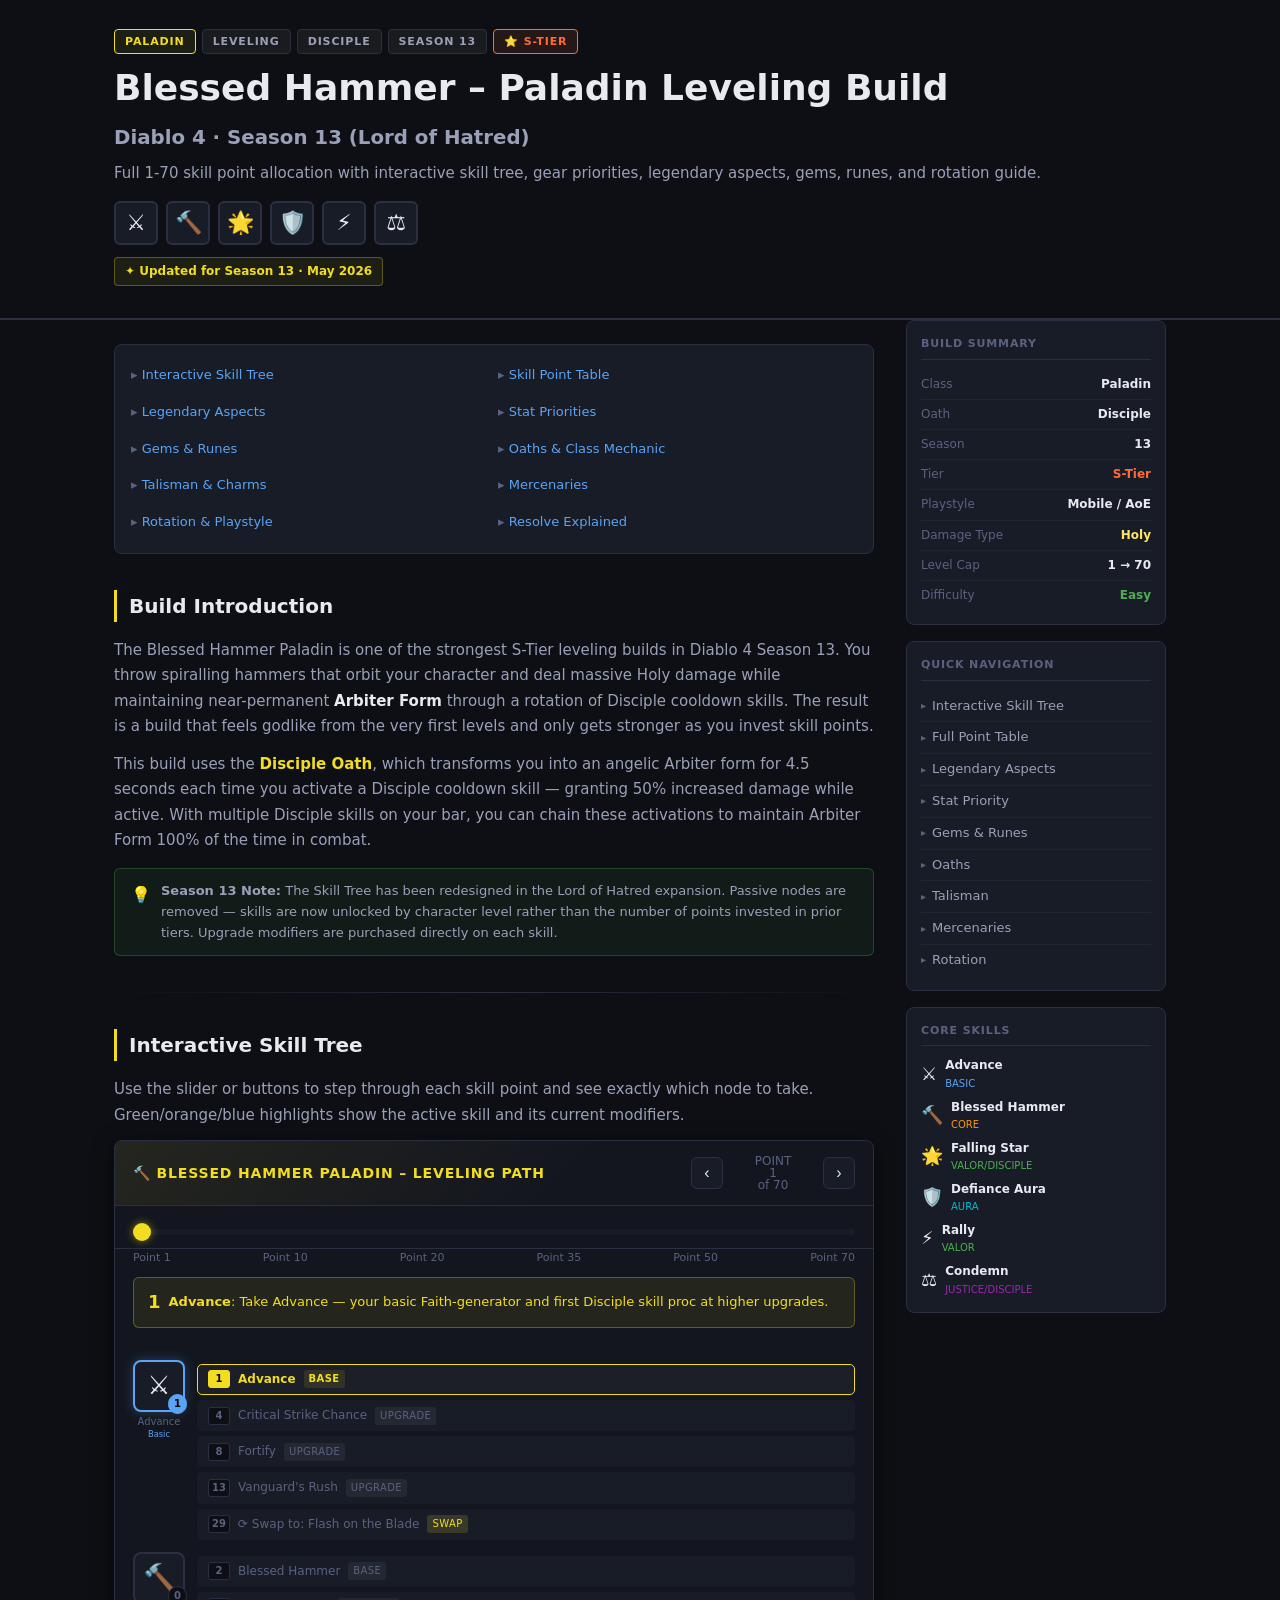
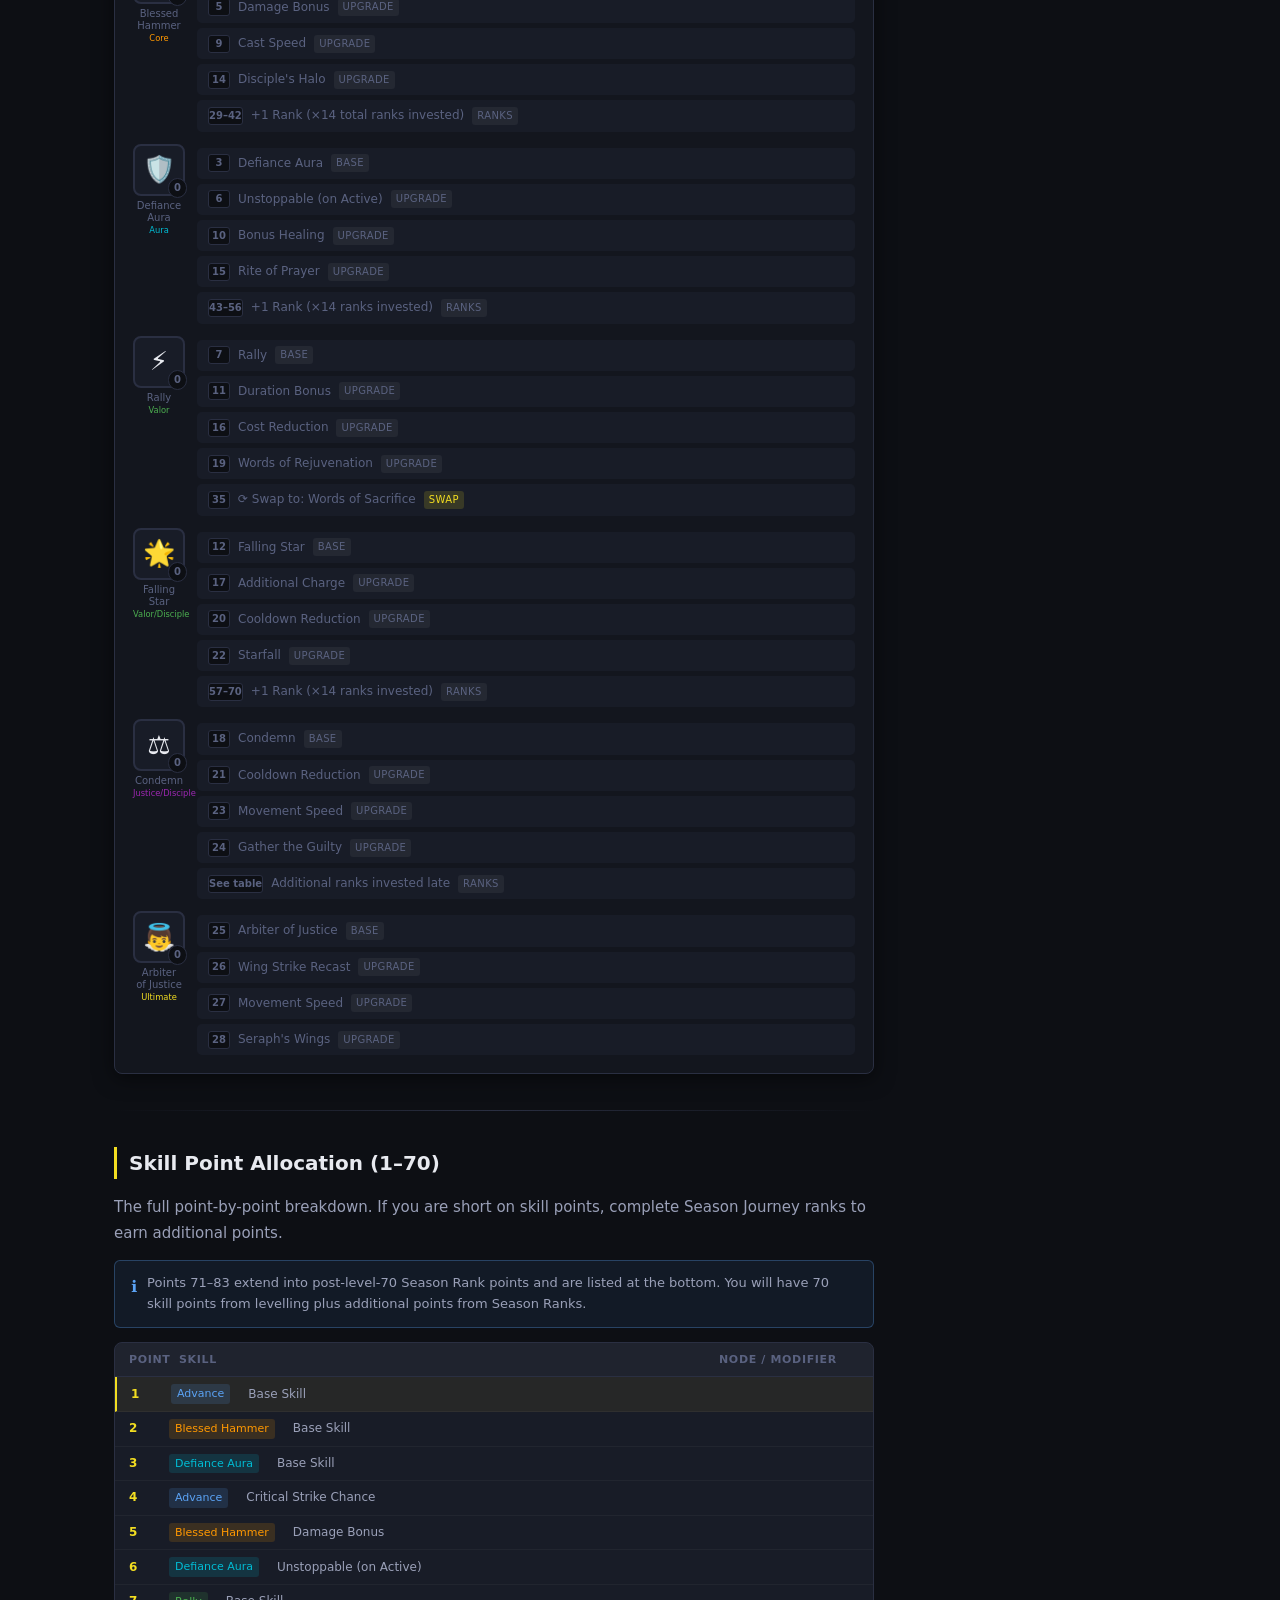
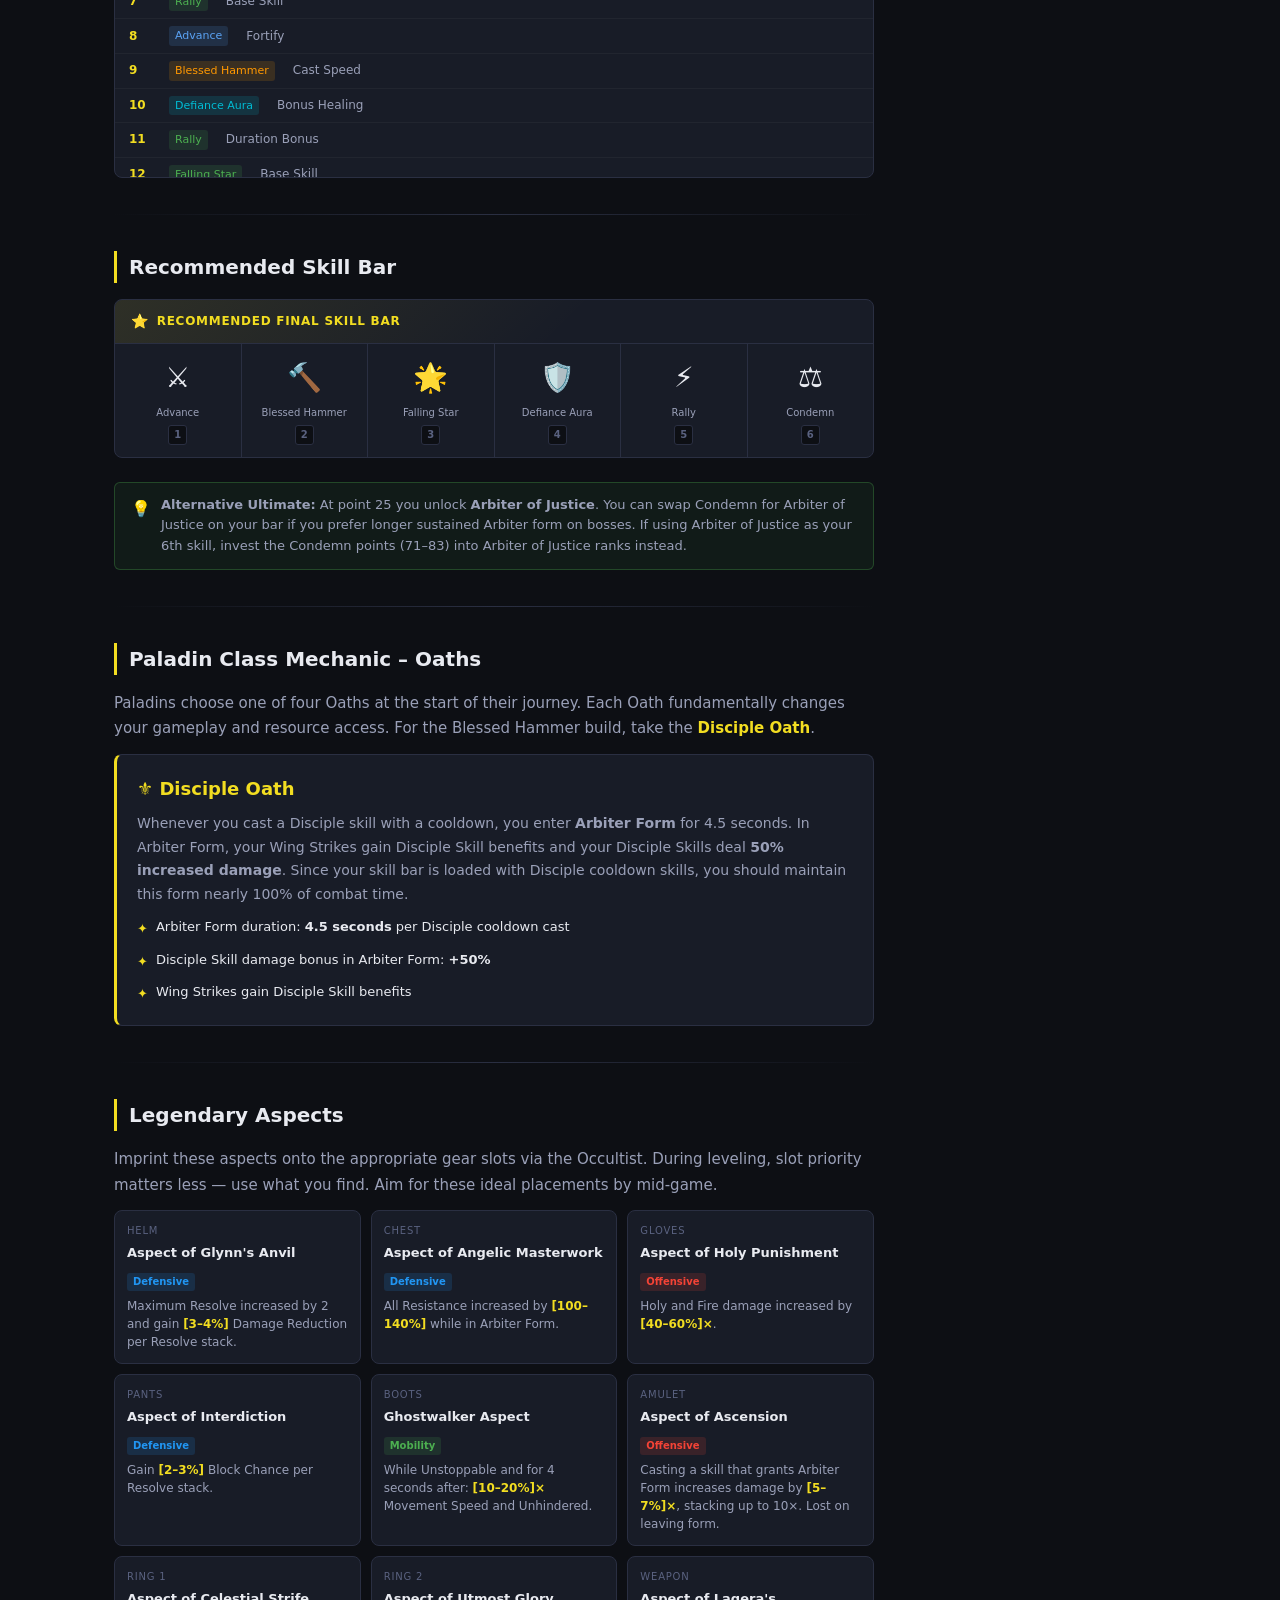
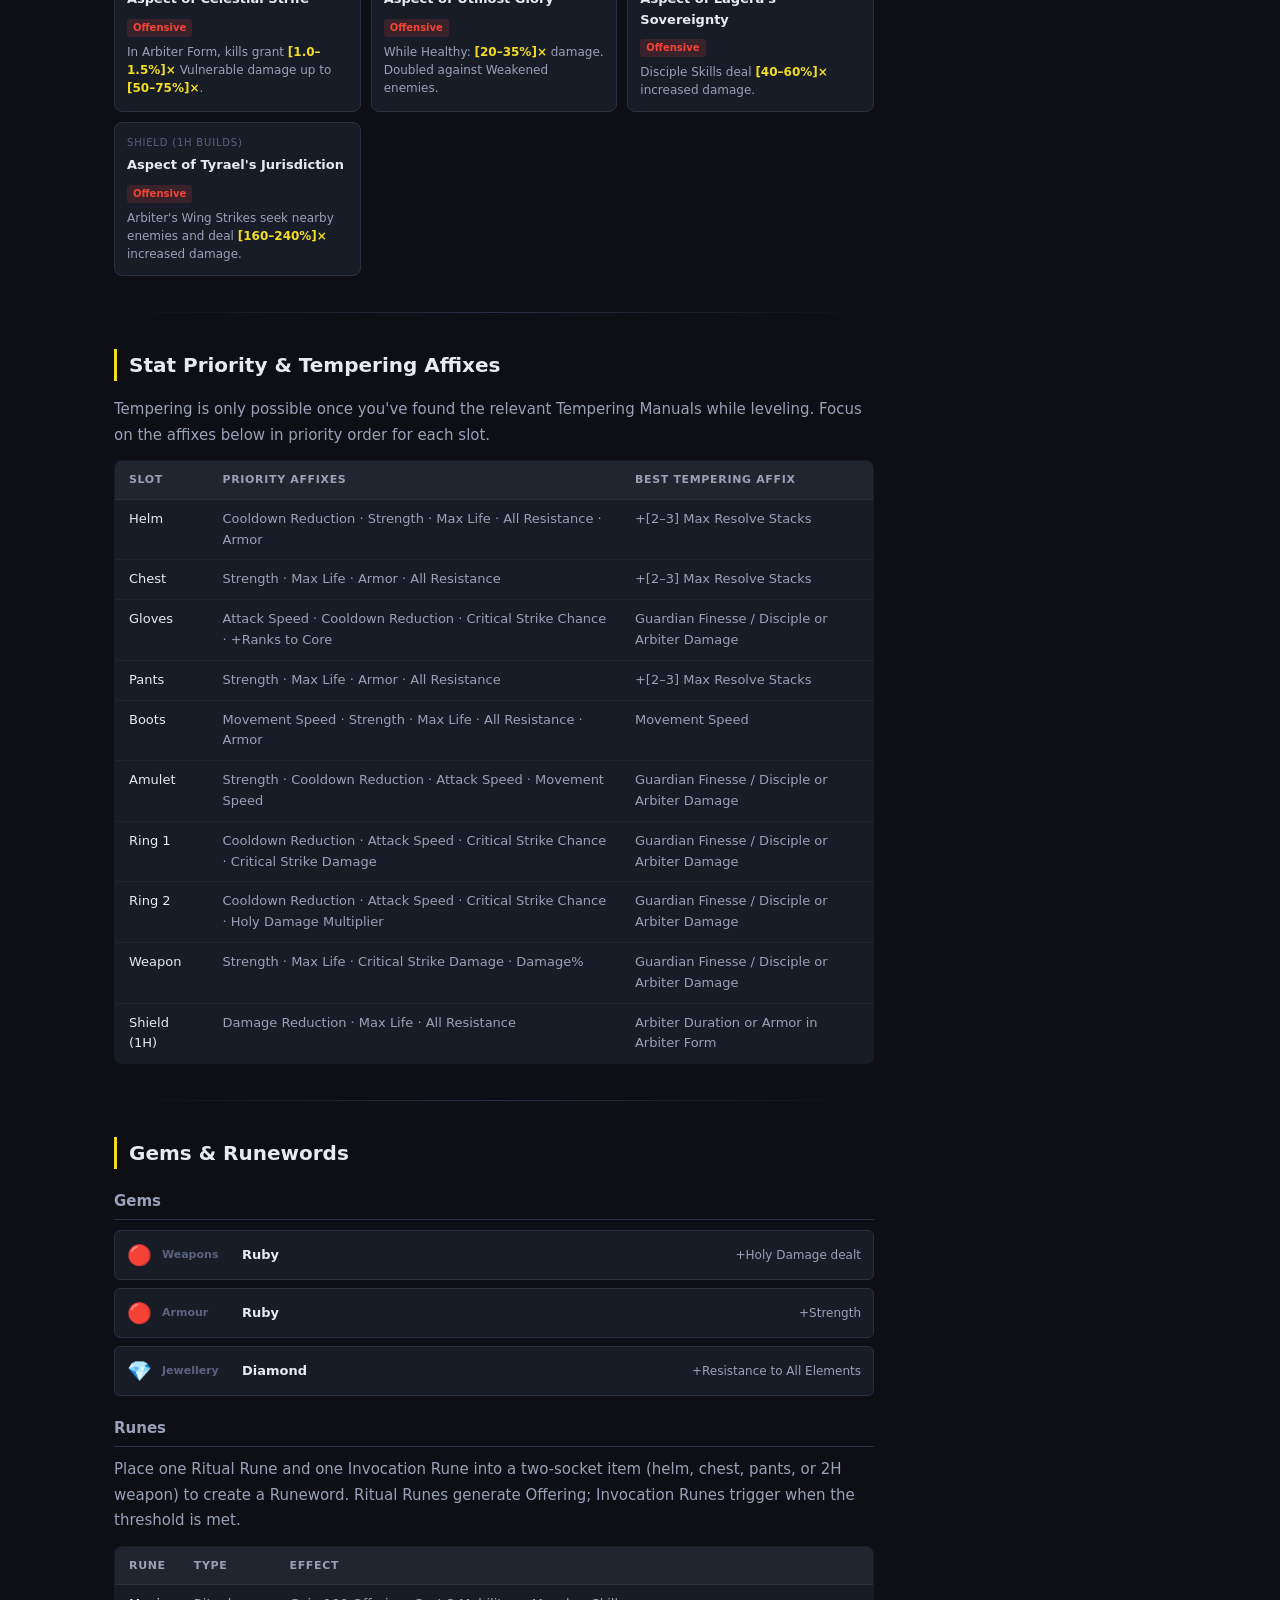
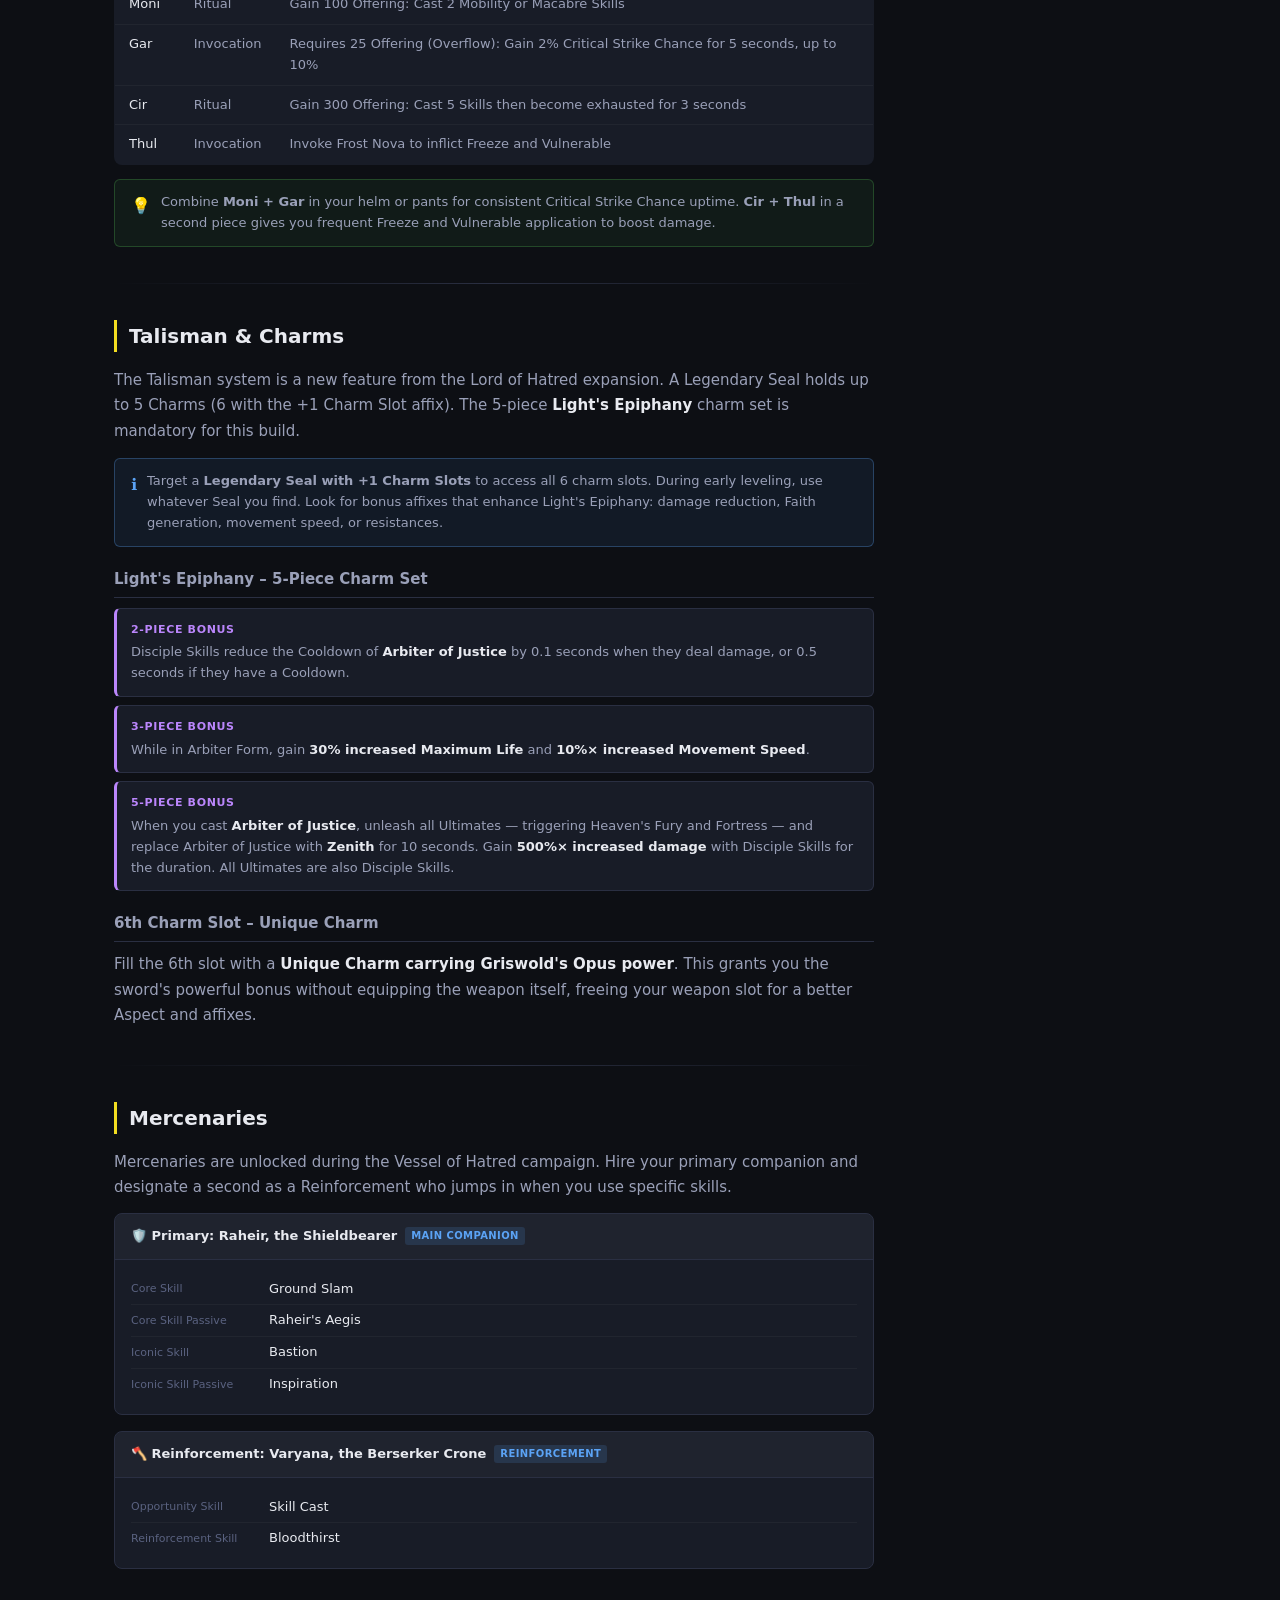
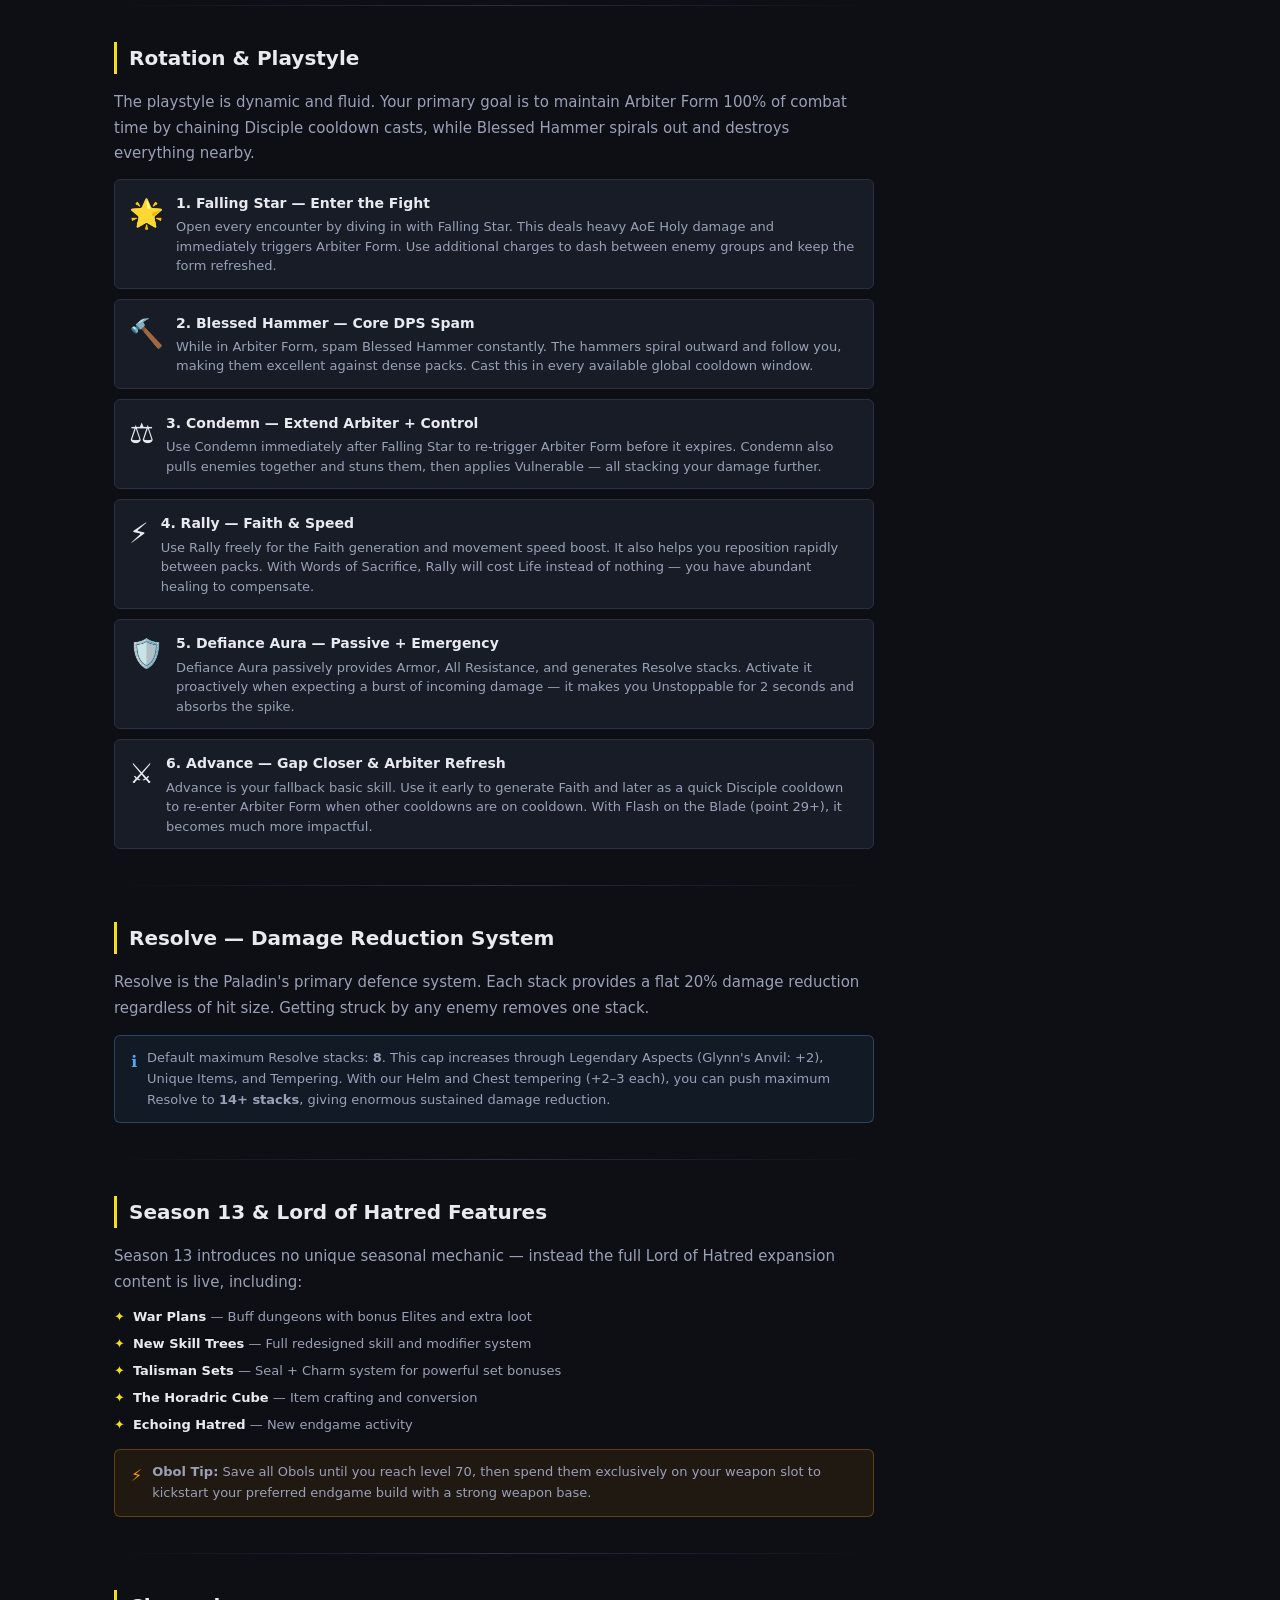
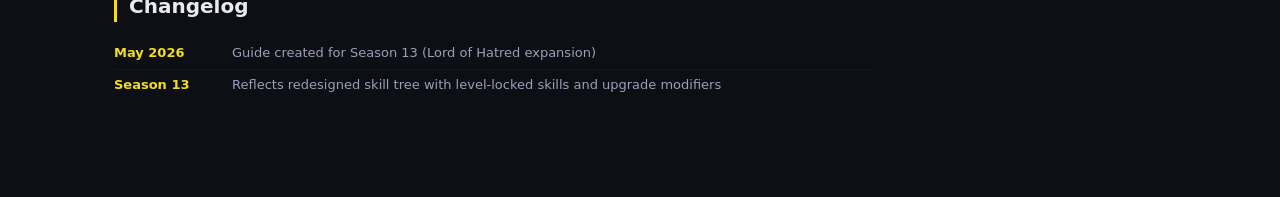
<file: content/guides/blessed-hammer-paladin-leveling-build.html>
<!DOCTYPE html>
<html lang="en">
<head>
<meta charset="UTF-8">
<meta name="viewport" content="width=device-width, initial-scale=1.0">
<title>Blessed Hammer Paladin Leveling Build – Diablo 4 Season 13 | S-Tier</title>
<meta name="description" content="The best Blessed Hammer Paladin leveling build for Diablo 4 Season 13. Full 1-70 skill point allocation, legendary aspects, stat priorities, gems, runes, and rotation guide.">
<style>
  :root {
    --bg-primary: #0d0f14;
    --bg-secondary: #13161e;
    --bg-card: #181c27;
    --bg-card-hover: #1e2235;
    --border: #2a2f42;
    --border-glow: #4a5280;
    --text-primary: #e8eaf0;
    --text-secondary: #9aa0b8;
    --text-muted: #5a6280;
    --gold: #f2dd21;
    --gold-dim: #a89900;
    --holy: #ffe566;
    --holy-glow: rgba(255, 229, 102, 0.15);
    --paladin: #f2dd21;
    --paladin-dim: rgba(242, 221, 33, 0.08);
    --green: #4caf50;
    --red: #f44336;
    --blue: #5ba3f5;
    --orange: #ff9800;
    --purple: #bb86fc;
    --s-tier: #ff6b35;
    --skill-basic: #5ba3f5;
    --skill-core: #ff9800;
    --skill-valor: #4caf50;
    --skill-justice: #9c27b0;
    --skill-aura: #00bcd4;
    --skill-ultimate: #f2dd21;
    --radius: 8px;
    --shadow: 0 4px 20px rgba(0,0,0,0.5);
  }

  * { box-sizing: border-box; margin: 0; padding: 0; }

  body {
    font-family: 'Segoe UI', system-ui, -apple-system, sans-serif;
    background: var(--bg-primary);
    color: var(--text-primary);
    line-height: 1.6;
    font-size: 15px;
  }

  /* ── HEADER ── */
  .guide-header {
    background: linear-gradient(180deg, rgba(13,15,20,0) 0%, var(--bg-primary) 100%),
                url('https://static.icy-veins.com/wp/wp-content/uploads/2025/12/paladin-intro.webp') center/cover no-repeat;
    min-height: 320px;
    display: flex;
    align-items: flex-end;
    padding: 0 0 32px 0;
    border-bottom: 2px solid var(--border);
    position: relative;
  }
  .guide-header::before {
    content: '';
    position: absolute; inset: 0;
    background: linear-gradient(90deg, rgba(13,15,20,0.97) 50%, rgba(13,15,20,0.4) 100%);
  }
  .header-content {
    position: relative;
    z-index: 1;
    max-width: 1100px;
    margin: 0 auto;
    padding: 0 24px;
    width: 100%;
  }
  .build-tags {
    display: flex; flex-wrap: wrap; gap: 6px;
    margin-bottom: 12px;
  }
  .tag {
    font-size: 11px;
    font-weight: 600;
    text-transform: uppercase;
    letter-spacing: 0.08em;
    padding: 3px 10px;
    border-radius: 4px;
    border: 1px solid var(--border);
    background: rgba(255,255,255,0.05);
    color: var(--text-secondary);
  }
  .tag.paladin { border-color: var(--paladin); color: var(--paladin); background: var(--paladin-dim); }
  .tag.stier { border-color: var(--s-tier); color: var(--s-tier); background: rgba(255,107,53,0.1); }
  .guide-title {
    font-size: clamp(22px, 4vw, 36px);
    font-weight: 800;
    color: var(--text-primary);
    line-height: 1.2;
    margin-bottom: 8px;
  }
  .guide-subtitle {
    font-size: 15px;
    color: var(--text-secondary);
    margin-bottom: 16px;
  }
  .skill-bar-preview {
    display: flex; gap: 8px; align-items: center; flex-wrap: wrap;
  }
  .skill-icon-sm {
    width: 44px; height: 44px;
    border-radius: 6px;
    border: 2px solid var(--border);
    background: var(--bg-card);
    display: flex; align-items: center; justify-content: center;
    font-size: 20px;
    position: relative;
    overflow: hidden;
    transition: border-color 0.2s;
  }
  .skill-icon-sm:hover { border-color: var(--paladin); }
  .skill-icon-sm .skill-emoji { font-size: 22px; }
  .skill-icon-sm .skill-name-tooltip {
    position: absolute; bottom: -30px; left: 50%; transform: translateX(-50%);
    background: var(--bg-card);
    border: 1px solid var(--border);
    font-size: 11px; white-space: nowrap;
    padding: 2px 6px; border-radius: 3px;
    pointer-events: none;
    transition: bottom 0.15s;
    z-index: 10;
  }
  .skill-icon-sm:hover .skill-name-tooltip { bottom: calc(100% + 4px); }
  .updated-badge {
    display: inline-flex; align-items: center; gap: 6px;
    background: rgba(242,221,33,0.08);
    border: 1px solid rgba(242,221,33,0.3);
    border-radius: 4px;
    padding: 4px 10px;
    font-size: 12px;
    color: var(--paladin);
    font-weight: 600;
    margin-top: 12px;
  }

  /* ── LAYOUT ── */
  .main-layout {
    max-width: 1100px;
    margin: 0 auto;
    padding: 0 24px 60px;
    display: grid;
    grid-template-columns: 1fr 260px;
    gap: 32px;
    align-items: start;
  }
  @media (max-width: 900px) {
    .main-layout { grid-template-columns: 1fr; }
    .sidebar { display: none; }
  }
  .content-area { min-width: 0; }

  /* ── QUICK NAV ── */
  .quick-nav {
    display: grid; grid-template-columns: 1fr 1fr;
    gap: 8px;
    margin: 24px 0;
    padding: 16px;
    background: var(--bg-card);
    border: 1px solid var(--border);
    border-radius: var(--radius);
  }
  .quick-nav a {
    color: var(--blue);
    text-decoration: none;
    font-size: 13px;
    font-weight: 500;
    padding: 4px 0;
    transition: color 0.15s;
  }
  .quick-nav a:hover { color: var(--paladin); }
  .quick-nav a::before { content: '▸ '; color: var(--text-muted); }

  /* ── SECTIONS ── */
  .section { margin: 36px 0; }
  .section-title {
    font-size: 20px;
    font-weight: 700;
    color: var(--text-primary);
    border-left: 3px solid var(--paladin);
    padding-left: 12px;
    margin-bottom: 16px;
  }
  .section-subtitle {
    font-size: 15px;
    font-weight: 600;
    color: var(--text-secondary);
    margin: 20px 0 10px;
    border-bottom: 1px solid var(--border);
    padding-bottom: 6px;
  }
  .intro-text {
    color: var(--text-secondary);
    line-height: 1.7;
    margin-bottom: 12px;
  }
  .intro-text strong { color: var(--text-primary); }
  .intro-text .highlight { color: var(--paladin); font-weight: 600; }

  /* ── SKILL TREE WIDGET ── */
  .skill-tree-container {
    background: var(--bg-secondary);
    border: 1px solid var(--border);
    border-radius: var(--radius);
    overflow: hidden;
    box-shadow: var(--shadow);
  }
  .tree-header {
    padding: 14px 18px;
    background: linear-gradient(135deg, rgba(242,221,33,0.08) 0%, transparent 60%);
    border-bottom: 1px solid var(--border);
    display: flex; align-items: center; justify-content: space-between; flex-wrap: wrap; gap: 10px;
  }
  .tree-header h3 { font-size: 14px; font-weight: 700; color: var(--paladin); text-transform: uppercase; letter-spacing: 0.06em; }
  .level-controls {
    display: flex; align-items: center; gap: 10px;
  }
  .level-display {
    font-size: 22px; font-weight: 800;
    color: var(--paladin);
    min-width: 80px; text-align: center;
    line-height: 1;
  }
  .level-display span { font-size: 12px; color: var(--text-muted); display: block; font-weight: 400; }
  .btn-level {
    background: var(--bg-card);
    border: 1px solid var(--border);
    color: var(--text-primary);
    width: 32px; height: 32px;
    border-radius: 6px;
    cursor: pointer;
    font-size: 16px;
    display: flex; align-items: center; justify-content: center;
    transition: all 0.15s;
  }
  .btn-level:hover { border-color: var(--paladin); color: var(--paladin); }
  .btn-level:active { transform: scale(0.95); }
  .level-slider {
    width: 100%;
    -webkit-appearance: none;
    height: 6px;
    border-radius: 3px;
    background: var(--bg-card);
    outline: none;
    cursor: pointer;
  }
  .level-slider::-webkit-slider-thumb {
    -webkit-appearance: none;
    width: 18px; height: 18px;
    border-radius: 50%;
    background: var(--paladin);
    cursor: pointer;
    box-shadow: 0 0 8px rgba(242,221,33,0.5);
  }
  .slider-track {
    padding: 12px 18px 6px;
    background: var(--bg-secondary);
    border-bottom: 1px solid var(--border);
  }
  .slider-labels {
    display: flex; justify-content: space-between;
    padding: 0 18px 10px;
    font-size: 11px; color: var(--text-muted);
  }

  /* ── SKILL NODES ── */
  .skill-tree-canvas {
    padding: 18px;
    display: flex; flex-direction: column; gap: 12px;
  }
  .skill-row {
    display: flex; align-items: flex-start; gap: 12px;
  }
  .skill-node {
    flex-shrink: 0;
    width: 52px;
  }
  .skill-node-icon {
    width: 52px; height: 52px;
    border-radius: 8px;
    border: 2px solid var(--border);
    background: var(--bg-card);
    display: flex; align-items: center; justify-content: center;
    font-size: 26px;
    position: relative;
    transition: all 0.2s;
    cursor: default;
  }
  .skill-node-icon.active {
    border-color: var(--paladin);
    box-shadow: 0 0 12px rgba(242,221,33,0.3), inset 0 0 20px rgba(242,221,33,0.05);
  }
  .skill-node-icon.basic.active { border-color: var(--skill-basic); box-shadow: 0 0 12px rgba(91,163,245,0.3); }
  .skill-node-icon.core.active { border-color: var(--skill-core); box-shadow: 0 0 12px rgba(255,152,0,0.3); }
  .skill-node-icon.valor.active { border-color: var(--skill-valor); box-shadow: 0 0 12px rgba(76,175,80,0.3); }
  .skill-node-icon.justice.active { border-color: var(--skill-justice); box-shadow: 0 0 12px rgba(156,39,176,0.3); }
  .skill-node-icon.aura.active { border-color: var(--skill-aura); box-shadow: 0 0 12px rgba(0,188,212,0.3); }
  .skill-node-icon.ultimate.active { border-color: var(--skill-ultimate); box-shadow: 0 0 16px rgba(242,221,33,0.5); }
  .skill-rank-badge {
    position: absolute;
    bottom: -4px; right: -4px;
    background: var(--bg-primary);
    border: 1px solid var(--border);
    border-radius: 10px;
    font-size: 10px; font-weight: 700;
    padding: 1px 5px;
    color: var(--text-muted);
    transition: all 0.2s;
  }
  .skill-node-icon.active .skill-rank-badge {
    background: var(--paladin);
    color: #000;
    border-color: var(--paladin);
  }
  .skill-node-icon.basic.active .skill-rank-badge { background: var(--skill-basic); border-color: var(--skill-basic); }
  .skill-node-icon.core.active .skill-rank-badge { background: var(--skill-core); border-color: var(--skill-core); }
  .skill-node-icon.valor.active .skill-rank-badge { background: var(--skill-valor); border-color: var(--skill-valor); }
  .skill-node-icon.justice.active .skill-rank-badge { background: var(--skill-justice); border-color: var(--skill-justice); }
  .skill-node-icon.aura.active .skill-rank-badge { background: var(--skill-aura); border-color: var(--skill-aura); }
  .skill-node-icon.ultimate.active .skill-rank-badge { background: var(--skill-ultimate); border-color: var(--skill-ultimate); }

  .skill-node-label {
    font-size: 10px;
    color: var(--text-muted);
    text-align: center;
    margin-top: 4px;
    line-height: 1.2;
  }

  .skill-mods {
    flex: 1;
    display: flex; flex-direction: column; gap: 5px;
    padding-top: 4px;
  }
  .skill-mod {
    display: flex; align-items: center; gap: 8px;
    padding: 5px 10px;
    border-radius: 5px;
    border: 1px solid transparent;
    background: var(--bg-card);
    font-size: 12px;
    color: var(--text-muted);
    transition: all 0.2s;
  }
  .skill-mod.active {
    border-color: var(--border-glow);
    color: var(--text-primary);
    background: rgba(255,255,255,0.04);
  }
  .skill-mod .mod-point {
    font-size: 10px; font-weight: 700;
    min-width: 22px; height: 18px;
    background: var(--bg-primary);
    border: 1px solid var(--border);
    border-radius: 3px;
    display: flex; align-items: center; justify-content: center;
    color: var(--text-muted);
    transition: all 0.2s;
  }
  .skill-mod.active .mod-point {
    background: rgba(242,221,33,0.15);
    border-color: var(--paladin);
    color: var(--paladin);
  }
  .skill-mod .mod-type {
    font-size: 10px;
    padding: 1px 5px;
    border-radius: 3px;
    background: rgba(255,255,255,0.05);
    color: var(--text-muted);
    text-transform: uppercase;
    letter-spacing: 0.04em;
    flex-shrink: 0;
  }
  .skill-mod.active .mod-type { background: rgba(242,221,33,0.1); color: var(--paladin); }

  .current-point-indicator {
    background: rgba(242,221,33,0.12);
    border: 1px solid var(--paladin) !important;
    color: var(--paladin) !important;
    font-weight: 600;
  }
  .current-point-indicator .mod-point { background: var(--paladin) !important; color: #000 !important; }

  .rank-dots {
    display: flex; gap: 3px;
  }
  .rank-dot {
    width: 8px; height: 8px;
    border-radius: 50%;
    background: var(--bg-primary);
    border: 1px solid var(--border);
    transition: all 0.2s;
  }
  .rank-dot.filled { background: var(--paladin); border-color: var(--paladin); }

  /* ── CURRENT POINT CALLOUT ── */
  .point-callout {
    margin: 0 18px 14px;
    padding: 10px 14px;
    background: rgba(242,221,33,0.08);
    border: 1px solid rgba(242,221,33,0.3);
    border-radius: 6px;
    font-size: 13px;
    color: var(--paladin);
    display: flex; align-items: center; gap: 8px;
  }
  .point-callout .point-num {
    font-size: 18px; font-weight: 800;
  }

  /* ── SKILL BAR ── */
  .skill-bar-widget {
    background: var(--bg-card);
    border: 1px solid var(--border);
    border-radius: var(--radius);
    overflow: hidden;
    margin-bottom: 24px;
  }
  .skill-bar-header {
    padding: 10px 16px;
    background: linear-gradient(135deg, rgba(242,221,33,0.1) 0%, transparent 60%);
    border-bottom: 1px solid var(--border);
    display: flex; align-items: center; gap: 8px;
    font-size: 12px; font-weight: 700;
    color: var(--paladin);
    text-transform: uppercase; letter-spacing: 0.06em;
  }
  .star-icon { font-size: 14px; }
  .skill-bar-icons {
    display: flex; gap: 0;
  }
  .skill-bar-slot {
    flex: 1;
    padding: 12px;
    display: flex; flex-direction: column; align-items: center; gap: 6px;
    border-right: 1px solid var(--border);
    cursor: default;
    transition: background 0.15s;
  }
  .skill-bar-slot:last-child { border-right: none; }
  .skill-bar-slot:hover { background: rgba(255,255,255,0.03); }
  .slot-icon { font-size: 28px; }
  .slot-name { font-size: 10px; color: var(--text-secondary); text-align: center; line-height: 1.2; }
  .slot-key {
    font-size: 10px; font-weight: 700;
    color: var(--text-muted);
    background: var(--bg-primary);
    border: 1px solid var(--border);
    padding: 1px 5px; border-radius: 3px;
  }

  /* ── TABLES ── */
  .guide-table {
    width: 100%;
    border-collapse: collapse;
    font-size: 13px;
    margin: 12px 0;
    background: var(--bg-card);
    border-radius: var(--radius);
    overflow: hidden;
    border: 1px solid var(--border);
  }
  .guide-table th {
    background: rgba(255,255,255,0.04);
    padding: 10px 14px;
    text-align: left;
    font-size: 11px;
    font-weight: 700;
    text-transform: uppercase;
    letter-spacing: 0.06em;
    color: var(--text-secondary);
    border-bottom: 1px solid var(--border);
  }
  .guide-table td {
    padding: 9px 14px;
    border-bottom: 1px solid rgba(255,255,255,0.04);
    vertical-align: top;
    color: var(--text-secondary);
  }
  .guide-table tr:last-child td { border-bottom: none; }
  .guide-table tr:hover td { background: rgba(255,255,255,0.02); }
  .guide-table td:first-child { color: var(--text-primary); font-weight: 500; }
  .guide-table .point-num-cell {
    color: var(--paladin);
    font-weight: 700;
    font-size: 12px;
    text-align: center;
    width: 50px;
  }

  /* ── POINT ALLOCATION TABLE ── */
  .alloc-table { display: block; max-height: 400px; overflow-y: auto; }
  .alloc-table::-webkit-scrollbar { width: 6px; }
  .alloc-table::-webkit-scrollbar-track { background: var(--bg-primary); }
  .alloc-table::-webkit-scrollbar-thumb { background: var(--border); border-radius: 3px; }
  .alloc-row {
    display: flex; align-items: center; gap: 10px;
    padding: 7px 14px;
    border-bottom: 1px solid rgba(255,255,255,0.04);
    transition: background 0.15s;
    font-size: 13px;
  }
  .alloc-row:hover { background: rgba(255,255,255,0.02); }
  .alloc-row.highlight { background: rgba(242,221,33,0.06); border-left: 2px solid var(--paladin); }
  .alloc-point { color: var(--paladin); font-weight: 700; min-width: 30px; font-size: 12px; }
  .alloc-skill { color: var(--text-primary); font-weight: 600; }
  .alloc-mod { color: var(--text-secondary); font-size: 12px; }
  .alloc-skill-chip {
    display: inline-flex; align-items: center; gap: 4px;
    font-size: 11px;
    padding: 1px 6px;
    border-radius: 3px;
    font-weight: 500;
  }
  .chip-basic { background: rgba(91,163,245,0.15); color: var(--skill-basic); }
  .chip-core { background: rgba(255,152,0,0.15); color: var(--skill-core); }
  .chip-valor { background: rgba(76,175,80,0.15); color: var(--skill-valor); }
  .chip-justice { background: rgba(156,39,176,0.15); color: var(--skill-justice); }
  .chip-aura { background: rgba(0,188,212,0.15); color: var(--skill-aura); }
  .chip-ultimate { background: rgba(242,221,33,0.15); color: var(--skill-ultimate); }

  /* ── ASPECT CARDS ── */
  .aspect-grid {
    display: grid;
    grid-template-columns: repeat(auto-fill, minmax(200px, 1fr));
    gap: 10px;
    margin-top: 12px;
  }
  .aspect-card {
    background: var(--bg-card);
    border: 1px solid var(--border);
    border-radius: var(--radius);
    padding: 12px;
    transition: border-color 0.2s, transform 0.15s;
  }
  .aspect-card:hover { border-color: var(--border-glow); transform: translateY(-1px); }
  .aspect-slot { font-size: 10px; text-transform: uppercase; letter-spacing: 0.08em; color: var(--text-muted); margin-bottom: 4px; }
  .aspect-name { font-size: 13px; font-weight: 700; color: var(--text-primary); margin-bottom: 4px; }
  .aspect-type-badge {
    display: inline-block;
    font-size: 10px; padding: 1px 6px; border-radius: 3px;
    margin-bottom: 6px; font-weight: 600;
  }
  .type-offensive { background: rgba(244,67,54,0.15); color: #f44336; }
  .type-defensive { background: rgba(33,150,243,0.15); color: #2196f3; }
  .type-mobility { background: rgba(76,175,80,0.15); color: #4caf50; }
  .aspect-desc { font-size: 12px; color: var(--text-secondary); line-height: 1.5; }
  .aspect-value { color: var(--gold); font-weight: 600; }

  /* ── STAT PRIORITY ── */
  .stat-list { list-style: none; }
  .stat-item {
    display: flex; align-items: center; gap: 10px;
    padding: 7px 0;
    border-bottom: 1px solid rgba(255,255,255,0.04);
    font-size: 13px;
  }
  .stat-rank {
    width: 20px; height: 20px;
    border-radius: 50%;
    background: var(--bg-card);
    border: 1px solid var(--border);
    font-size: 11px; font-weight: 700;
    display: flex; align-items: center; justify-content: center;
    color: var(--text-muted);
    flex-shrink: 0;
  }
  .stat-rank.s1 { background: rgba(242,221,33,0.15); border-color: var(--paladin); color: var(--paladin); }
  .stat-rank.s2 { background: rgba(255,152,0,0.1); border-color: var(--orange); color: var(--orange); }
  .stat-name { color: var(--text-primary); font-weight: 500; }
  .stat-note { margin-left: auto; font-size: 11px; color: var(--text-muted); }

  /* ── GEM / RUNE CARDS ── */
  .gem-row { display: flex; flex-direction: column; gap: 8px; margin-top: 10px; }
  .gem-item {
    display: flex; align-items: center; gap: 10px;
    background: var(--bg-card);
    border: 1px solid var(--border);
    border-radius: 6px;
    padding: 8px 12px;
    font-size: 13px;
  }
  .gem-icon { font-size: 20px; flex-shrink: 0; }
  .gem-slot { font-size: 11px; color: var(--text-muted); min-width: 70px; font-weight: 600; }
  .gem-name { color: var(--text-primary); font-weight: 600; }
  .gem-effect { color: var(--text-secondary); font-size: 12px; margin-left: auto; text-align: right; }

  /* ── OATH / CLASS MECHANIC ── */
  .oath-card {
    background: var(--bg-card);
    border: 1px solid var(--border);
    border-radius: var(--radius);
    padding: 20px;
    border-left: 3px solid var(--paladin);
  }
  .oath-name { font-size: 18px; font-weight: 800; color: var(--paladin); margin-bottom: 8px; }
  .oath-desc { color: var(--text-secondary); font-size: 14px; line-height: 1.7; }
  .oath-stat {
    display: flex; gap: 8px; align-items: flex-start;
    margin-top: 10px; font-size: 13px;
  }
  .oath-stat-icon { color: var(--paladin); flex-shrink: 0; margin-top: 2px; }

  /* ── ROTATION ── */
  .rotation-steps { display: flex; flex-direction: column; gap: 10px; margin-top: 12px; }
  .rotation-step {
    display: flex; gap: 12px;
    background: var(--bg-card);
    border: 1px solid var(--border);
    border-radius: 6px;
    padding: 12px 14px;
    align-items: flex-start;
    transition: border-color 0.2s;
  }
  .rotation-step:hover { border-color: var(--border-glow); }
  .rotation-step-icon { font-size: 28px; flex-shrink: 0; }
  .rotation-step-name { font-size: 14px; font-weight: 700; color: var(--text-primary); margin-bottom: 3px; }
  .rotation-step-desc { font-size: 13px; color: var(--text-secondary); line-height: 1.5; }

  /* ── TALISMAN ── */
  .set-bonus {
    background: var(--bg-card);
    border: 1px solid var(--border);
    border-radius: 6px;
    padding: 12px 14px;
    margin: 8px 0;
    border-left: 3px solid var(--purple);
  }
  .set-bonus-label { font-size: 11px; color: var(--purple); font-weight: 700; text-transform: uppercase; letter-spacing: 0.06em; margin-bottom: 4px; }
  .set-bonus-text { font-size: 13px; color: var(--text-secondary); line-height: 1.6; }
  .set-bonus-text strong { color: var(--text-primary); }

  /* ── MERC ── */
  .merc-card {
    background: var(--bg-card);
    border: 1px solid var(--border);
    border-radius: var(--radius);
    overflow: hidden;
    margin-bottom: 16px;
  }
  .merc-header {
    padding: 12px 16px;
    background: rgba(255,255,255,0.03);
    border-bottom: 1px solid var(--border);
    font-size: 13px; font-weight: 700;
    display: flex; align-items: center; gap: 8px;
  }
  .merc-header .merc-badge {
    font-size: 10px; padding: 1px 6px;
    border-radius: 3px;
    background: rgba(91,163,245,0.15);
    color: var(--blue);
    font-weight: 600; text-transform: uppercase; letter-spacing: 0.04em;
  }
  .merc-body { padding: 14px 16px; }
  .merc-skill {
    display: flex; align-items: center; gap: 8px;
    font-size: 13px; padding: 5px 0;
    border-bottom: 1px solid rgba(255,255,255,0.04);
  }
  .merc-skill:last-child { border-bottom: none; }
  .merc-skill-label { color: var(--text-muted); font-size: 11px; min-width: 130px; }
  .merc-skill-name { color: var(--text-primary); font-weight: 500; }

  /* ── CALLOUT BOX ── */
  .callout {
    border-radius: 6px;
    padding: 12px 16px;
    margin: 14px 0;
    font-size: 13px;
    display: flex; gap: 10px; align-items: flex-start;
  }
  .callout.tip { background: rgba(76,175,80,0.08); border: 1px solid rgba(76,175,80,0.3); color: var(--text-secondary); }
  .callout.tip .callout-icon { color: var(--green); }
  .callout.warning { background: rgba(255,152,0,0.08); border: 1px solid rgba(255,152,0,0.3); color: var(--text-secondary); }
  .callout.warning .callout-icon { color: var(--orange); }
  .callout.info { background: rgba(91,163,245,0.08); border: 1px solid rgba(91,163,245,0.3); color: var(--text-secondary); }
  .callout.info .callout-icon { color: var(--blue); }
  .callout-icon { font-size: 16px; flex-shrink: 0; margin-top: 1px; }

  /* ── SIDEBAR ── */
  .sidebar { position: sticky; top: 20px; }
  .sidebar-card {
    background: var(--bg-card);
    border: 1px solid var(--border);
    border-radius: var(--radius);
    padding: 14px;
    margin-bottom: 16px;
  }
  .sidebar-title {
    font-size: 11px; font-weight: 700; text-transform: uppercase; letter-spacing: 0.08em;
    color: var(--text-muted);
    margin-bottom: 10px;
    padding-bottom: 6px;
    border-bottom: 1px solid var(--border);
  }
  .sidebar-nav a {
    display: flex; align-items: center; gap: 6px;
    color: var(--text-secondary);
    text-decoration: none;
    font-size: 13px;
    padding: 5px 0;
    border-bottom: 1px solid rgba(255,255,255,0.04);
    transition: color 0.15s;
  }
  .sidebar-nav a:hover { color: var(--paladin); }
  .sidebar-nav a::before { content: '▸'; color: var(--text-muted); font-size: 10px; }
  .sidebar-nav a:last-child { border-bottom: none; }
  .build-summary-row {
    display: flex; justify-content: space-between; align-items: center;
    font-size: 12px; padding: 5px 0;
    border-bottom: 1px solid rgba(255,255,255,0.04);
  }
  .build-summary-row:last-child { border-bottom: none; }
  .bs-label { color: var(--text-muted); }
  .bs-value { color: var(--text-primary); font-weight: 600; }
  .bs-value.tier { color: var(--s-tier); }

  /* ── DIVIDER ── */
  hr.fancy {
    border: none;
    height: 1px;
    background: linear-gradient(90deg, transparent, var(--border), transparent);
    margin: 32px 0;
  }

  /* ── FINAL SKILL BAR SUMMARY ── */
  .final-skillbar {
    display: flex; gap: 6px; flex-wrap: wrap;
    background: var(--bg-card);
    border: 1px solid var(--border);
    border-radius: var(--radius);
    padding: 16px;
    margin-top: 12px;
  }
  .final-slot {
    display: flex; flex-direction: column; align-items: center; gap: 5px;
    min-width: 72px;
  }
  .final-slot-icon {
    width: 60px; height: 60px;
    border-radius: 8px;
    background: var(--bg-secondary);
    border: 2px solid var(--paladin);
    display: flex; align-items: center; justify-content: center;
    font-size: 30px;
    box-shadow: 0 0 12px rgba(242,221,33,0.25);
  }
  .final-slot-name { font-size: 11px; color: var(--text-secondary); text-align: center; line-height: 1.2; }

  /* ── UPDATES ── */
  .updates-list { list-style: none; }
  .updates-list li {
    font-size: 13px;
    color: var(--text-secondary);
    padding: 5px 0;
    border-bottom: 1px solid rgba(255,255,255,0.04);
    display: flex; gap: 8px;
  }
  .updates-list li:last-child { border-bottom: none; }
  .updates-list .update-date { color: var(--paladin); font-weight: 600; min-width: 110px; flex-shrink: 0; }
</style>
</head>
<body>

<!-- ══════════ HEADER ══════════ -->
<div class="guide-header">
  <div class="header-content">
    <div class="build-tags">
      <span class="tag paladin">Paladin</span>
      <span class="tag">Leveling</span>
      <span class="tag">Disciple</span>
      <span class="tag">Season 13</span>
      <span class="tag stier">⭐ S-Tier</span>
    </div>
    <h1 class="guide-title">Blessed Hammer – Paladin Leveling Build<br><small style="font-size:0.55em;color:#9aa0b8;">Diablo 4 · Season 13 (Lord of Hatred)</small></h1>
    <p class="guide-subtitle">Full 1-70 skill point allocation with interactive skill tree, gear priorities, legendary aspects, gems, runes, and rotation guide.</p>
    <div class="skill-bar-preview">
      <div class="skill-icon-sm"><span class="skill-emoji">⚔️</span><span class="skill-name-tooltip">Advance</span></div>
      <div class="skill-icon-sm"><span class="skill-emoji">🔨</span><span class="skill-name-tooltip">Blessed Hammer</span></div>
      <div class="skill-icon-sm"><span class="skill-emoji">🌟</span><span class="skill-name-tooltip">Falling Star</span></div>
      <div class="skill-icon-sm"><span class="skill-emoji">🛡️</span><span class="skill-name-tooltip">Defiance Aura</span></div>
      <div class="skill-icon-sm"><span class="skill-emoji">⚡</span><span class="skill-name-tooltip">Rally</span></div>
      <div class="skill-icon-sm"><span class="skill-emoji">⚖️</span><span class="skill-name-tooltip">Condemn</span></div>
    </div>
    <div class="updated-badge">✦ Updated for Season 13 · May 2026</div>
  </div>
</div>

<!-- ══════════ MAIN LAYOUT ══════════ -->
<div class="main-layout">
  <div class="content-area">

    <!-- QUICK NAV -->
    <div class="quick-nav">
      <a href="#skill-tree">Interactive Skill Tree</a>
      <a href="#skill-allocation">Skill Point Table</a>
      <a href="#aspects">Legendary Aspects</a>
      <a href="#stats">Stat Priorities</a>
      <a href="#gems">Gems &amp; Runes</a>
      <a href="#oath">Oaths &amp; Class Mechanic</a>
      <a href="#talisman">Talisman &amp; Charms</a>
      <a href="#mercenaries">Mercenaries</a>
      <a href="#rotation">Rotation &amp; Playstyle</a>
      <a href="#resolve">Resolve Explained</a>
    </div>

    <!-- INTRO -->
    <div class="section">
      <h2 class="section-title">Build Introduction</h2>
      <p class="intro-text">The Blessed Hammer Paladin is one of the strongest S-Tier leveling builds in Diablo 4 Season 13. You throw spiralling hammers that orbit your character and deal massive Holy damage while maintaining near-permanent <strong>Arbiter Form</strong> through a rotation of Disciple cooldown skills. The result is a build that feels godlike from the very first levels and only gets stronger as you invest skill points.</p>
      <p class="intro-text">This build uses the <span class="highlight">Disciple Oath</span>, which transforms you into an angelic Arbiter form for 4.5 seconds each time you activate a Disciple cooldown skill — granting 50% increased damage while active. With multiple Disciple skills on your bar, you can chain these activations to maintain Arbiter Form 100% of the time in combat.</p>
      <div class="callout tip">
        <span class="callout-icon">💡</span>
        <div><strong>Season 13 Note:</strong> The Skill Tree has been redesigned in the Lord of Hatred expansion. Passive nodes are removed — skills are now unlocked by character level rather than the number of points invested in prior tiers. Upgrade modifiers are purchased directly on each skill.</div>
      </div>
    </div>

    <hr class="fancy">

    <!-- INTERACTIVE SKILL TREE -->
    <div class="section" id="skill-tree">
      <h2 class="section-title">Interactive Skill Tree</h2>
      <p class="intro-text">Use the slider or buttons to step through each skill point and see exactly which node to take. Green/orange/blue highlights show the active skill and its current modifiers.</p>

      <div class="skill-tree-container">
        <div class="tree-header">
          <h3>🔨 Blessed Hammer Paladin – Leveling Path</h3>
          <div class="level-controls">
            <button class="btn-level" id="btn-prev" onclick="setPoint(currentPoint - 1)">‹</button>
            <div class="level-display">
              <span>POINT</span>
              <span id="point-label">1</span>
              <span>of 70</span>
            </div>
            <button class="btn-level" id="btn-next" onclick="setPoint(currentPoint + 1)">›</button>
          </div>
        </div>
        <div class="slider-track">
          <input type="range" class="level-slider" id="pointSlider" min="1" max="70" value="1" oninput="setPoint(parseInt(this.value))">
        </div>
        <div class="slider-labels">
          <span>Point 1</span>
          <span>Point 10</span>
          <span>Point 20</span>
          <span>Point 35</span>
          <span>Point 50</span>
          <span>Point 70</span>
        </div>

        <div class="point-callout" id="point-callout">
          <span class="point-num" id="callout-num">1</span>
          <span id="callout-text">Take: Advance — Your basic skill, generates Faith and triggers Arbiter form in later upgrades.</span>
        </div>

        <div class="skill-tree-canvas">

          <!-- ADVANCE (Basic) -->
          <div class="skill-row">
            <div class="skill-node">
              <div class="skill-node-icon basic" id="icon-advance">⚔️
                <div class="skill-rank-badge" id="rank-advance">0</div>
              </div>
              <div class="skill-node-label">Advance<br><small style="color:#5ba3f5">Basic</small></div>
            </div>
            <div class="skill-mods">
              <div class="skill-mod" id="mod-advance-base" data-point="1">
                <div class="mod-point">1</div>
                <div>Advance</div>
                <div class="mod-type">Base</div>
              </div>
              <div class="skill-mod" id="mod-advance-csc" data-point="4">
                <div class="mod-point">4</div>
                <div>Critical Strike Chance</div>
                <div class="mod-type">Upgrade</div>
              </div>
              <div class="skill-mod" id="mod-advance-fortify" data-point="8">
                <div class="mod-point">8</div>
                <div>Fortify</div>
                <div class="mod-type">Upgrade</div>
              </div>
              <div class="skill-mod" id="mod-advance-vanguard" data-point="13">
                <div class="mod-point">13</div>
                <div>Vanguard's Rush</div>
                <div class="mod-type">Upgrade</div>
              </div>
              <div class="skill-mod" id="mod-advance-flash" data-point="29">
                <div class="mod-point">29</div>
                <div>⟳ Swap to: Flash on the Blade</div>
                <div class="mod-type" style="background:rgba(242,221,33,0.15);color:var(--paladin)">SWAP</div>
              </div>
            </div>
          </div>

          <!-- BLESSED HAMMER (Core) -->
          <div class="skill-row">
            <div class="skill-node">
              <div class="skill-node-icon core" id="icon-hammer">🔨
                <div class="skill-rank-badge" id="rank-hammer">0</div>
              </div>
              <div class="skill-node-label">Blessed<br>Hammer<br><small style="color:#ff9800">Core</small></div>
            </div>
            <div class="skill-mods">
              <div class="skill-mod" id="mod-hammer-base" data-point="2">
                <div class="mod-point">2</div>
                <div>Blessed Hammer</div>
                <div class="mod-type">Base</div>
              </div>
              <div class="skill-mod" id="mod-hammer-dmg" data-point="5">
                <div class="mod-point">5</div>
                <div>Damage Bonus</div>
                <div class="mod-type">Upgrade</div>
              </div>
              <div class="skill-mod" id="mod-hammer-cast" data-point="9">
                <div class="mod-point">9</div>
                <div>Cast Speed</div>
                <div class="mod-type">Upgrade</div>
              </div>
              <div class="skill-mod" id="mod-hammer-halo" data-point="14">
                <div class="mod-point">14</div>
                <div>Disciple's Halo</div>
                <div class="mod-type">Upgrade</div>
              </div>
              <div class="skill-mod" id="mod-hammer-ranks" data-point="29" data-point-end="42">
                <div class="mod-point">29–42</div>
                <div>+1 Rank (×14 total ranks invested)</div>
                <div class="mod-type">Ranks</div>
              </div>
            </div>
          </div>

          <!-- DEFIANCE AURA (Aura) -->
          <div class="skill-row">
            <div class="skill-node">
              <div class="skill-node-icon aura" id="icon-defiance">🛡️
                <div class="skill-rank-badge" id="rank-defiance">0</div>
              </div>
              <div class="skill-node-label">Defiance<br>Aura<br><small style="color:#00bcd4">Aura</small></div>
            </div>
            <div class="skill-mods">
              <div class="skill-mod" id="mod-defiance-base" data-point="3">
                <div class="mod-point">3</div>
                <div>Defiance Aura</div>
                <div class="mod-type">Base</div>
              </div>
              <div class="skill-mod" id="mod-defiance-unstop" data-point="6">
                <div class="mod-point">6</div>
                <div>Unstoppable (on Active)</div>
                <div class="mod-type">Upgrade</div>
              </div>
              <div class="skill-mod" id="mod-defiance-heal" data-point="10">
                <div class="mod-point">10</div>
                <div>Bonus Healing</div>
                <div class="mod-type">Upgrade</div>
              </div>
              <div class="skill-mod" id="mod-defiance-rite" data-point="15">
                <div class="mod-point">15</div>
                <div>Rite of Prayer</div>
                <div class="mod-type">Upgrade</div>
              </div>
              <div class="skill-mod" id="mod-defiance-ranks" data-point="43" data-point-end="56">
                <div class="mod-point">43–56</div>
                <div>+1 Rank (×14 ranks invested)</div>
                <div class="mod-type">Ranks</div>
              </div>
            </div>
          </div>

          <!-- RALLY (Valor) -->
          <div class="skill-row">
            <div class="skill-node">
              <div class="skill-node-icon valor" id="icon-rally">⚡
                <div class="skill-rank-badge" id="rank-rally">0</div>
              </div>
              <div class="skill-node-label">Rally<br><small style="color:#4caf50">Valor</small></div>
            </div>
            <div class="skill-mods">
              <div class="skill-mod" id="mod-rally-base" data-point="7">
                <div class="mod-point">7</div>
                <div>Rally</div>
                <div class="mod-type">Base</div>
              </div>
              <div class="skill-mod" id="mod-rally-dur" data-point="11">
                <div class="mod-point">11</div>
                <div>Duration Bonus</div>
                <div class="mod-type">Upgrade</div>
              </div>
              <div class="skill-mod" id="mod-rally-cost" data-point="16">
                <div class="mod-point">16</div>
                <div>Cost Reduction</div>
                <div class="mod-type">Upgrade</div>
              </div>
              <div class="skill-mod" id="mod-rally-words" data-point="19">
                <div class="mod-point">19</div>
                <div>Words of Rejuvenation</div>
                <div class="mod-type">Upgrade</div>
              </div>
              <div class="skill-mod" id="mod-rally-sacrifice" data-point="35">
                <div class="mod-point">35</div>
                <div>⟳ Swap to: Words of Sacrifice</div>
                <div class="mod-type" style="background:rgba(242,221,33,0.15);color:var(--paladin)">SWAP</div>
              </div>
            </div>
          </div>

          <!-- FALLING STAR (Valor/Disciple) -->
          <div class="skill-row">
            <div class="skill-node">
              <div class="skill-node-icon valor" id="icon-falling">🌟
                <div class="skill-rank-badge" id="rank-falling">0</div>
              </div>
              <div class="skill-node-label">Falling<br>Star<br><small style="color:#4caf50">Valor/Disciple</small></div>
            </div>
            <div class="skill-mods">
              <div class="skill-mod" id="mod-falling-base" data-point="12">
                <div class="mod-point">12</div>
                <div>Falling Star</div>
                <div class="mod-type">Base</div>
              </div>
              <div class="skill-mod" id="mod-falling-charge" data-point="17">
                <div class="mod-point">17</div>
                <div>Additional Charge</div>
                <div class="mod-type">Upgrade</div>
              </div>
              <div class="skill-mod" id="mod-falling-cdr" data-point="20">
                <div class="mod-point">20</div>
                <div>Cooldown Reduction</div>
                <div class="mod-type">Upgrade</div>
              </div>
              <div class="skill-mod" id="mod-falling-starfall" data-point="22">
                <div class="mod-point">22</div>
                <div>Starfall</div>
                <div class="mod-type">Upgrade</div>
              </div>
              <div class="skill-mod" id="mod-falling-ranks" data-point="57" data-point-end="70">
                <div class="mod-point">57–70</div>
                <div>+1 Rank (×14 ranks invested)</div>
                <div class="mod-type">Ranks</div>
              </div>
            </div>
          </div>

          <!-- CONDEMN (Justice/Disciple) -->
          <div class="skill-row">
            <div class="skill-node">
              <div class="skill-node-icon justice" id="icon-condemn">⚖️
                <div class="skill-rank-badge" id="rank-condemn">0</div>
              </div>
              <div class="skill-node-label">Condemn<br><small style="color:#9c27b0">Justice/Disciple</small></div>
            </div>
            <div class="skill-mods">
              <div class="skill-mod" id="mod-condemn-base" data-point="18">
                <div class="mod-point">18</div>
                <div>Condemn</div>
                <div class="mod-type">Base</div>
              </div>
              <div class="skill-mod" id="mod-condemn-cdr" data-point="21">
                <div class="mod-point">21</div>
                <div>Cooldown Reduction</div>
                <div class="mod-type">Upgrade</div>
              </div>
              <div class="skill-mod" id="mod-condemn-ms" data-point="23">
                <div class="mod-point">23</div>
                <div>Movement Speed</div>
                <div class="mod-type">Upgrade</div>
              </div>
              <div class="skill-mod" id="mod-condemn-gather" data-point="24">
                <div class="mod-point">24</div>
                <div>Gather the Guilty</div>
                <div class="mod-type">Upgrade</div>
              </div>
              <div class="skill-mod" id="mod-condemn-ranks" data-point="29" data-point-end="42">
                <div class="mod-point">See table</div>
                <div>Additional ranks invested late</div>
                <div class="mod-type">Ranks</div>
              </div>
            </div>
          </div>

          <!-- ARBITER OF JUSTICE (Ultimate) -->
          <div class="skill-row">
            <div class="skill-node">
              <div class="skill-node-icon ultimate" id="icon-arbiter">👼
                <div class="skill-rank-badge" id="rank-arbiter">0</div>
              </div>
              <div class="skill-node-label">Arbiter<br>of Justice<br><small style="color:var(--paladin)">Ultimate</small></div>
            </div>
            <div class="skill-mods">
              <div class="skill-mod" id="mod-arbiter-base" data-point="25">
                <div class="mod-point">25</div>
                <div>Arbiter of Justice</div>
                <div class="mod-type">Base</div>
              </div>
              <div class="skill-mod" id="mod-arbiter-wing" data-point="26">
                <div class="mod-point">26</div>
                <div>Wing Strike Recast</div>
                <div class="mod-type">Upgrade</div>
              </div>
              <div class="skill-mod" id="mod-arbiter-ms" data-point="27">
                <div class="mod-point">27</div>
                <div>Movement Speed</div>
                <div class="mod-type">Upgrade</div>
              </div>
              <div class="skill-mod" id="mod-arbiter-wings" data-point="28">
                <div class="mod-point">28</div>
                <div>Seraph's Wings</div>
                <div class="mod-type">Upgrade</div>
              </div>
            </div>
          </div>

        </div><!-- /skill-tree-canvas -->
      </div><!-- /skill-tree-container -->
    </div>

    <hr class="fancy">

    <!-- SKILL ALLOCATION TABLE -->
    <div class="section" id="skill-allocation">
      <h2 class="section-title">Skill Point Allocation (1–70)</h2>
      <p class="intro-text">The full point-by-point breakdown. If you are short on skill points, complete Season Journey ranks to earn additional points.</p>
      <div class="callout info">
        <span class="callout-icon">ℹ️</span>
        <div>Points 71–83 extend into post-level-70 Season Rank points and are listed at the bottom. You will have 70 skill points from levelling plus additional points from Season Ranks.</div>
      </div>
      <div style="background:var(--bg-card);border:1px solid var(--border);border-radius:var(--radius);overflow:hidden;margin-top:12px;">
        <div style="display:flex;padding:8px 14px;background:rgba(255,255,255,0.03);border-bottom:1px solid var(--border);font-size:11px;font-weight:700;text-transform:uppercase;letter-spacing:0.06em;color:var(--text-muted);">
          <span style="min-width:50px;">Point</span>
          <span style="flex:1">Skill</span>
          <span style="min-width:140px">Node / Modifier</span>
        </div>
        <div class="alloc-table" id="alloc-table-body">
          <!-- JS generated -->
        </div>
      </div>
    </div>

    <hr class="fancy">

    <!-- RECOMMENDED SKILL BAR -->
    <div class="section">
      <h2 class="section-title">Recommended Skill Bar</h2>
      <div class="skill-bar-widget">
        <div class="skill-bar-header">
          <span class="star-icon">⭐</span> Recommended Final Skill Bar
        </div>
        <div class="skill-bar-icons">
          <div class="skill-bar-slot">
            <div class="slot-icon">⚔️</div>
            <div class="slot-name">Advance</div>
            <div class="slot-key">1</div>
          </div>
          <div class="skill-bar-slot">
            <div class="slot-icon">🔨</div>
            <div class="slot-name">Blessed Hammer</div>
            <div class="slot-key">2</div>
          </div>
          <div class="skill-bar-slot">
            <div class="slot-icon">🌟</div>
            <div class="slot-name">Falling Star</div>
            <div class="slot-key">3</div>
          </div>
          <div class="skill-bar-slot">
            <div class="slot-icon">🛡️</div>
            <div class="slot-name">Defiance Aura</div>
            <div class="slot-key">4</div>
          </div>
          <div class="skill-bar-slot">
            <div class="slot-icon">⚡</div>
            <div class="slot-name">Rally</div>
            <div class="slot-key">5</div>
          </div>
          <div class="skill-bar-slot">
            <div class="slot-icon">⚖️</div>
            <div class="slot-name">Condemn</div>
            <div class="slot-key">6</div>
          </div>
        </div>
      </div>
      <div class="callout tip">
        <span class="callout-icon">💡</span>
        <div><strong>Alternative Ultimate:</strong> At point 25 you unlock <strong>Arbiter of Justice</strong>. You can swap Condemn for Arbiter of Justice on your bar if you prefer longer sustained Arbiter form on bosses. If using Arbiter of Justice as your 6th skill, invest the Condemn points (71–83) into Arbiter of Justice ranks instead.</div>
      </div>
    </div>

    <hr class="fancy">

    <!-- CLASS MECHANIC -->
    <div class="section" id="oath">
      <h2 class="section-title">Paladin Class Mechanic – Oaths</h2>
      <p class="intro-text">Paladins choose one of four Oaths at the start of their journey. Each Oath fundamentally changes your gameplay and resource access. For the Blessed Hammer build, take the <span class="highlight">Disciple Oath</span>.</p>
      <div class="oath-card">
        <div class="oath-name">⚜ Disciple Oath</div>
        <p class="oath-desc">Whenever you cast a Disciple skill with a cooldown, you enter <strong>Arbiter Form</strong> for 4.5 seconds. In Arbiter Form, your Wing Strikes gain Disciple Skill benefits and your Disciple Skills deal <strong>50% increased damage</strong>. Since your skill bar is loaded with Disciple cooldown skills, you should maintain this form nearly 100% of combat time.</p>
        <div class="oath-stat"><span class="oath-stat-icon">✦</span><span>Arbiter Form duration: <strong>4.5 seconds</strong> per Disciple cooldown cast</span></div>
        <div class="oath-stat"><span class="oath-stat-icon">✦</span><span>Disciple Skill damage bonus in Arbiter Form: <strong>+50%</strong></span></div>
        <div class="oath-stat"><span class="oath-stat-icon">✦</span><span>Wing Strikes gain Disciple Skill benefits</span></div>
      </div>
    </div>

    <hr class="fancy">

    <!-- ASPECTS -->
    <div class="section" id="aspects">
      <h2 class="section-title">Legendary Aspects</h2>
      <p class="intro-text">Imprint these aspects onto the appropriate gear slots via the Occultist. During leveling, slot priority matters less — use what you find. Aim for these ideal placements by mid-game.</p>
      <div class="aspect-grid">
        <div class="aspect-card">
          <div class="aspect-slot">Helm</div>
          <div class="aspect-name">Aspect of Glynn's Anvil</div>
          <span class="aspect-type-badge type-defensive">Defensive</span>
          <div class="aspect-desc">Maximum Resolve increased by 2 and gain <span class="aspect-value">[3–4%]</span> Damage Reduction per Resolve stack.</div>
        </div>
        <div class="aspect-card">
          <div class="aspect-slot">Chest</div>
          <div class="aspect-name">Aspect of Angelic Masterwork</div>
          <span class="aspect-type-badge type-defensive">Defensive</span>
          <div class="aspect-desc">All Resistance increased by <span class="aspect-value">[100–140%]</span> while in Arbiter Form.</div>
        </div>
        <div class="aspect-card">
          <div class="aspect-slot">Gloves</div>
          <div class="aspect-name">Aspect of Holy Punishment</div>
          <span class="aspect-type-badge type-offensive">Offensive</span>
          <div class="aspect-desc">Holy and Fire damage increased by <span class="aspect-value">[40–60%]×</span>.</div>
        </div>
        <div class="aspect-card">
          <div class="aspect-slot">Pants</div>
          <div class="aspect-name">Aspect of Interdiction</div>
          <span class="aspect-type-badge type-defensive">Defensive</span>
          <div class="aspect-desc">Gain <span class="aspect-value">[2–3%]</span> Block Chance per Resolve stack.</div>
        </div>
        <div class="aspect-card">
          <div class="aspect-slot">Boots</div>
          <div class="aspect-name">Ghostwalker Aspect</div>
          <span class="aspect-type-badge type-mobility">Mobility</span>
          <div class="aspect-desc">While Unstoppable and for 4 seconds after: <span class="aspect-value">[10–20%]×</span> Movement Speed and Unhindered.</div>
        </div>
        <div class="aspect-card">
          <div class="aspect-slot">Amulet</div>
          <div class="aspect-name">Aspect of Ascension</div>
          <span class="aspect-type-badge type-offensive">Offensive</span>
          <div class="aspect-desc">Casting a skill that grants Arbiter Form increases damage by <span class="aspect-value">[5–7%]×</span>, stacking up to 10×. Lost on leaving form.</div>
        </div>
        <div class="aspect-card">
          <div class="aspect-slot">Ring 1</div>
          <div class="aspect-name">Aspect of Celestial Strife</div>
          <span class="aspect-type-badge type-offensive">Offensive</span>
          <div class="aspect-desc">In Arbiter Form, kills grant <span class="aspect-value">[1.0–1.5%]×</span> Vulnerable damage up to <span class="aspect-value">[50–75%]×</span>.</div>
        </div>
        <div class="aspect-card">
          <div class="aspect-slot">Ring 2</div>
          <div class="aspect-name">Aspect of Utmost Glory</div>
          <span class="aspect-type-badge type-offensive">Offensive</span>
          <div class="aspect-desc">While Healthy: <span class="aspect-value">[20–35%]×</span> damage. Doubled against Weakened enemies.</div>
        </div>
        <div class="aspect-card">
          <div class="aspect-slot">Weapon</div>
          <div class="aspect-name">Aspect of Lagera's Sovereignty</div>
          <span class="aspect-type-badge type-offensive">Offensive</span>
          <div class="aspect-desc">Disciple Skills deal <span class="aspect-value">[40–60%]×</span> increased damage.</div>
        </div>
        <div class="aspect-card">
          <div class="aspect-slot">Shield (1H builds)</div>
          <div class="aspect-name">Aspect of Tyrael's Jurisdiction</div>
          <span class="aspect-type-badge type-offensive">Offensive</span>
          <div class="aspect-desc">Arbiter's Wing Strikes seek nearby enemies and deal <span class="aspect-value">[160–240%]×</span> increased damage.</div>
        </div>
      </div>
    </div>

    <hr class="fancy">

    <!-- STAT PRIORITIES -->
    <div class="section" id="stats">
      <h2 class="section-title">Stat Priority &amp; Tempering Affixes</h2>
      <p class="intro-text">Tempering is only possible once you've found the relevant Tempering Manuals while leveling. Focus on the affixes below in priority order for each slot.</p>

      <table class="guide-table">
        <thead>
          <tr>
            <th>Slot</th>
            <th>Priority Affixes</th>
            <th>Best Tempering Affix</th>
          </tr>
        </thead>
        <tbody>
          <tr><td>Helm</td><td>Cooldown Reduction · Strength · Max Life · All Resistance · Armor</td><td>+[2–3] Max Resolve Stacks</td></tr>
          <tr><td>Chest</td><td>Strength · Max Life · Armor · All Resistance</td><td>+[2–3] Max Resolve Stacks</td></tr>
          <tr><td>Gloves</td><td>Attack Speed · Cooldown Reduction · Critical Strike Chance · +Ranks to Core</td><td>Guardian Finesse / Disciple or Arbiter Damage</td></tr>
          <tr><td>Pants</td><td>Strength · Max Life · Armor · All Resistance</td><td>+[2–3] Max Resolve Stacks</td></tr>
          <tr><td>Boots</td><td>Movement Speed · Strength · Max Life · All Resistance · Armor</td><td>Movement Speed</td></tr>
          <tr><td>Amulet</td><td>Strength · Cooldown Reduction · Attack Speed · Movement Speed</td><td>Guardian Finesse / Disciple or Arbiter Damage</td></tr>
          <tr><td>Ring 1</td><td>Cooldown Reduction · Attack Speed · Critical Strike Chance · Critical Strike Damage</td><td>Guardian Finesse / Disciple or Arbiter Damage</td></tr>
          <tr><td>Ring 2</td><td>Cooldown Reduction · Attack Speed · Critical Strike Chance · Holy Damage Multiplier</td><td>Guardian Finesse / Disciple or Arbiter Damage</td></tr>
          <tr><td>Weapon</td><td>Strength · Max Life · Critical Strike Damage · Damage%</td><td>Guardian Finesse / Disciple or Arbiter Damage</td></tr>
          <tr><td>Shield (1H)</td><td>Damage Reduction · Max Life · All Resistance</td><td>Arbiter Duration or Armor in Arbiter Form</td></tr>
        </tbody>
      </table>
    </div>

    <hr class="fancy">

    <!-- GEMS & RUNES -->
    <div class="section" id="gems">
      <h2 class="section-title">Gems &amp; Runewords</h2>

      <h3 class="section-subtitle">Gems</h3>
      <div class="gem-row">
        <div class="gem-item">
          <div class="gem-icon">🔴</div>
          <div class="gem-slot">Weapons</div>
          <div class="gem-name">Ruby</div>
          <div class="gem-effect">+Holy Damage dealt</div>
        </div>
        <div class="gem-item">
          <div class="gem-icon">🔴</div>
          <div class="gem-slot">Armour</div>
          <div class="gem-name">Ruby</div>
          <div class="gem-effect">+Strength</div>
        </div>
        <div class="gem-item">
          <div class="gem-icon">💎</div>
          <div class="gem-slot">Jewellery</div>
          <div class="gem-name">Diamond</div>
          <div class="gem-effect">+Resistance to All Elements</div>
        </div>
      </div>

      <h3 class="section-subtitle">Runes</h3>
      <p class="intro-text">Place one Ritual Rune and one Invocation Rune into a two-socket item (helm, chest, pants, or 2H weapon) to create a Runeword. Ritual Runes generate Offering; Invocation Runes trigger when the threshold is met.</p>
      <table class="guide-table">
        <thead>
          <tr><th>Rune</th><th>Type</th><th>Effect</th></tr>
        </thead>
        <tbody>
          <tr><td>Moni</td><td>Ritual</td><td>Gain 100 Offering: Cast 2 Mobility or Macabre Skills</td></tr>
          <tr><td>Gar</td><td>Invocation</td><td>Requires 25 Offering (Overflow): Gain 2% Critical Strike Chance for 5 seconds, up to 10%</td></tr>
          <tr><td>Cir</td><td>Ritual</td><td>Gain 300 Offering: Cast 5 Skills then become exhausted for 3 seconds</td></tr>
          <tr><td>Thul</td><td>Invocation</td><td>Invoke Frost Nova to inflict Freeze and Vulnerable</td></tr>
        </tbody>
      </table>
      <div class="callout tip">
        <span class="callout-icon">💡</span>
        <div>Combine <strong>Moni + Gar</strong> in your helm or pants for consistent Critical Strike Chance uptime. <strong>Cir + Thul</strong> in a second piece gives you frequent Freeze and Vulnerable application to boost damage.</div>
      </div>
    </div>

    <hr class="fancy">

    <!-- TALISMAN -->
    <div class="section" id="talisman">
      <h2 class="section-title">Talisman &amp; Charms</h2>
      <p class="intro-text">The Talisman system is a new feature from the Lord of Hatred expansion. A Legendary Seal holds up to 5 Charms (6 with the +1 Charm Slot affix). The 5-piece <strong>Light's Epiphany</strong> charm set is mandatory for this build.</p>

      <div class="callout info">
        <span class="callout-icon">ℹ️</span>
        <div>Target a <strong>Legendary Seal with +1 Charm Slots</strong> to access all 6 charm slots. During early leveling, use whatever Seal you find. Look for bonus affixes that enhance Light's Epiphany: damage reduction, Faith generation, movement speed, or resistances.</div>
      </div>

      <h3 class="section-subtitle">Light's Epiphany – 5-Piece Charm Set</h3>
      <div class="set-bonus">
        <div class="set-bonus-label">2-Piece Bonus</div>
        <div class="set-bonus-text">Disciple Skills reduce the Cooldown of <strong>Arbiter of Justice</strong> by 0.1 seconds when they deal damage, or 0.5 seconds if they have a Cooldown.</div>
      </div>
      <div class="set-bonus">
        <div class="set-bonus-label">3-Piece Bonus</div>
        <div class="set-bonus-text">While in Arbiter Form, gain <strong>30% increased Maximum Life</strong> and <strong>10%× increased Movement Speed</strong>.</div>
      </div>
      <div class="set-bonus">
        <div class="set-bonus-label">5-Piece Bonus</div>
        <div class="set-bonus-text">When you cast <strong>Arbiter of Justice</strong>, unleash all Ultimates — triggering Heaven's Fury and Fortress — and replace Arbiter of Justice with <strong>Zenith</strong> for 10 seconds. Gain <strong>500%× increased damage</strong> with Disciple Skills for the duration. All Ultimates are also Disciple Skills.</div>
      </div>

      <h3 class="section-subtitle">6th Charm Slot – Unique Charm</h3>
      <p class="intro-text">Fill the 6th slot with a <strong>Unique Charm carrying Griswold's Opus power</strong>. This grants you the sword's powerful bonus without equipping the weapon itself, freeing your weapon slot for a better Aspect and affixes.</p>
    </div>

    <hr class="fancy">

    <!-- MERCENARIES -->
    <div class="section" id="mercenaries">
      <h2 class="section-title">Mercenaries</h2>
      <p class="intro-text">Mercenaries are unlocked during the Vessel of Hatred campaign. Hire your primary companion and designate a second as a Reinforcement who jumps in when you use specific skills.</p>

      <div class="merc-card">
        <div class="merc-header">🛡️ Primary: Raheir, the Shieldbearer <span class="merc-badge">Main Companion</span></div>
        <div class="merc-body">
          <div class="merc-skill"><div class="merc-skill-label">Core Skill</div><div class="merc-skill-name">Ground Slam</div></div>
          <div class="merc-skill"><div class="merc-skill-label">Core Skill Passive</div><div class="merc-skill-name">Raheir's Aegis</div></div>
          <div class="merc-skill"><div class="merc-skill-label">Iconic Skill</div><div class="merc-skill-name">Bastion</div></div>
          <div class="merc-skill"><div class="merc-skill-label">Iconic Skill Passive</div><div class="merc-skill-name">Inspiration</div></div>
        </div>
      </div>

      <div class="merc-card">
        <div class="merc-header">🪓 Reinforcement: Varyana, the Berserker Crone <span class="merc-badge">Reinforcement</span></div>
        <div class="merc-body">
          <div class="merc-skill"><div class="merc-skill-label">Opportunity Skill</div><div class="merc-skill-name">Skill Cast</div></div>
          <div class="merc-skill"><div class="merc-skill-label">Reinforcement Skill</div><div class="merc-skill-name">Bloodthirst</div></div>
        </div>
      </div>
    </div>

    <hr class="fancy">

    <!-- ROTATION -->
    <div class="section" id="rotation">
      <h2 class="section-title">Rotation &amp; Playstyle</h2>
      <p class="intro-text">The playstyle is dynamic and fluid. Your primary goal is to maintain Arbiter Form 100% of combat time by chaining Disciple cooldown casts, while Blessed Hammer spirals out and destroys everything nearby.</p>

      <div class="rotation-steps">
        <div class="rotation-step">
          <div class="rotation-step-icon">🌟</div>
          <div>
            <div class="rotation-step-name">1. Falling Star — Enter the Fight</div>
            <div class="rotation-step-desc">Open every encounter by diving in with Falling Star. This deals heavy AoE Holy damage and immediately triggers Arbiter Form. Use additional charges to dash between enemy groups and keep the form refreshed.</div>
          </div>
        </div>
        <div class="rotation-step">
          <div class="rotation-step-icon">🔨</div>
          <div>
            <div class="rotation-step-name">2. Blessed Hammer — Core DPS Spam</div>
            <div class="rotation-step-desc">While in Arbiter Form, spam Blessed Hammer constantly. The hammers spiral outward and follow you, making them excellent against dense packs. Cast this in every available global cooldown window.</div>
          </div>
        </div>
        <div class="rotation-step">
          <div class="rotation-step-icon">⚖️</div>
          <div>
            <div class="rotation-step-name">3. Condemn — Extend Arbiter + Control</div>
            <div class="rotation-step-desc">Use Condemn immediately after Falling Star to re-trigger Arbiter Form before it expires. Condemn also pulls enemies together and stuns them, then applies Vulnerable — all stacking your damage further.</div>
          </div>
        </div>
        <div class="rotation-step">
          <div class="rotation-step-icon">⚡</div>
          <div>
            <div class="rotation-step-name">4. Rally — Faith &amp; Speed</div>
            <div class="rotation-step-desc">Use Rally freely for the Faith generation and movement speed boost. It also helps you reposition rapidly between packs. With Words of Sacrifice, Rally will cost Life instead of nothing — you have abundant healing to compensate.</div>
          </div>
        </div>
        <div class="rotation-step">
          <div class="rotation-step-icon">🛡️</div>
          <div>
            <div class="rotation-step-name">5. Defiance Aura — Passive + Emergency</div>
            <div class="rotation-step-desc">Defiance Aura passively provides Armor, All Resistance, and generates Resolve stacks. Activate it proactively when expecting a burst of incoming damage — it makes you Unstoppable for 2 seconds and absorbs the spike.</div>
          </div>
        </div>
        <div class="rotation-step">
          <div class="rotation-step-icon">⚔️</div>
          <div>
            <div class="rotation-step-name">6. Advance — Gap Closer &amp; Arbiter Refresh</div>
            <div class="rotation-step-desc">Advance is your fallback basic skill. Use it early to generate Faith and later as a quick Disciple cooldown to re-enter Arbiter Form when other cooldowns are on cooldown. With Flash on the Blade (point 29+), it becomes much more impactful.</div>
          </div>
        </div>
      </div>
    </div>

    <hr class="fancy">

    <!-- RESOLVE -->
    <div class="section" id="resolve">
      <h2 class="section-title">Resolve — Damage Reduction System</h2>
      <p class="intro-text">Resolve is the Paladin's primary defence system. Each stack provides a flat 20% damage reduction regardless of hit size. Getting struck by any enemy removes one stack.</p>
      <div class="callout info">
        <span class="callout-icon">ℹ️</span>
        <div>Default maximum Resolve stacks: <strong>8</strong>. This cap increases through Legendary Aspects (Glynn's Anvil: +2), Unique Items, and Tempering. With our Helm and Chest tempering (+2–3 each), you can push maximum Resolve to <strong>14+ stacks</strong>, giving enormous sustained damage reduction.</div>
      </div>
    </div>

    <hr class="fancy">

    <!-- SEASON 13 -->
    <div class="section">
      <h2 class="section-title">Season 13 &amp; Lord of Hatred Features</h2>
      <p class="intro-text">Season 13 introduces no unique seasonal mechanic — instead the full Lord of Hatred expansion content is live, including:</p>
      <ul style="list-style:none;margin-top:10px;display:flex;flex-direction:column;gap:6px;">
        <li style="display:flex;gap:8px;font-size:13px;color:var(--text-secondary);"><span style="color:var(--paladin)">✦</span><span><strong style="color:var(--text-primary)">War Plans</strong> — Buff dungeons with bonus Elites and extra loot</span></li>
        <li style="display:flex;gap:8px;font-size:13px;color:var(--text-secondary);"><span style="color:var(--paladin)">✦</span><span><strong style="color:var(--text-primary)">New Skill Trees</strong> — Full redesigned skill and modifier system</span></li>
        <li style="display:flex;gap:8px;font-size:13px;color:var(--text-secondary);"><span style="color:var(--paladin)">✦</span><span><strong style="color:var(--text-primary)">Talisman Sets</strong> — Seal + Charm system for powerful set bonuses</span></li>
        <li style="display:flex;gap:8px;font-size:13px;color:var(--text-secondary);"><span style="color:var(--paladin)">✦</span><span><strong style="color:var(--text-primary)">The Horadric Cube</strong> — Item crafting and conversion</span></li>
        <li style="display:flex;gap:8px;font-size:13px;color:var(--text-secondary);"><span style="color:var(--paladin)">✦</span><span><strong style="color:var(--text-primary)">Echoing Hatred</strong> — New endgame activity</span></li>
      </ul>
      <div class="callout warning" style="margin-top:14px;">
        <span class="callout-icon">⚡</span>
        <div><strong>Obol Tip:</strong> Save all Obols until you reach level 70, then spend them exclusively on your weapon slot to kickstart your preferred endgame build with a strong weapon base.</div>
      </div>
    </div>

    <hr class="fancy">

    <!-- CHANGELOG -->
    <div class="section">
      <h2 class="section-title">Changelog</h2>
      <ul class="updates-list">
        <li><span class="update-date">May 2026</span><span>Guide created for Season 13 (Lord of Hatred expansion)</span></li>
        <li><span class="update-date">Season 13</span><span>Reflects redesigned skill tree with level-locked skills and upgrade modifiers</span></li>
      </ul>
    </div>

  </div><!-- /content-area -->

  <!-- ══════════ SIDEBAR ══════════ -->
  <aside class="sidebar">
    <div class="sidebar-card">
      <div class="sidebar-title">Build Summary</div>
      <div class="build-summary-row"><span class="bs-label">Class</span><span class="bs-value">Paladin</span></div>
      <div class="build-summary-row"><span class="bs-label">Oath</span><span class="bs-value">Disciple</span></div>
      <div class="build-summary-row"><span class="bs-label">Season</span><span class="bs-value">13</span></div>
      <div class="build-summary-row"><span class="bs-label">Tier</span><span class="bs-value tier">S-Tier</span></div>
      <div class="build-summary-row"><span class="bs-label">Playstyle</span><span class="bs-value">Mobile / AoE</span></div>
      <div class="build-summary-row"><span class="bs-label">Damage Type</span><span class="bs-value" style="color:var(--holy)">Holy</span></div>
      <div class="build-summary-row"><span class="bs-label">Level Cap</span><span class="bs-value">1 → 70</span></div>
      <div class="build-summary-row"><span class="bs-label">Difficulty</span><span class="bs-value" style="color:var(--green)">Easy</span></div>
    </div>
    <div class="sidebar-card">
      <div class="sidebar-title">Quick Navigation</div>
      <nav class="sidebar-nav">
        <a href="#skill-tree">Interactive Skill Tree</a>
        <a href="#skill-allocation">Full Point Table</a>
        <a href="#aspects">Legendary Aspects</a>
        <a href="#stats">Stat Priority</a>
        <a href="#gems">Gems &amp; Runes</a>
        <a href="#oath">Oaths</a>
        <a href="#talisman">Talisman</a>
        <a href="#mercenaries">Mercenaries</a>
        <a href="#rotation">Rotation</a>
      </nav>
    </div>
    <div class="sidebar-card">
      <div class="sidebar-title">Core Skills</div>
      <div style="display:flex;flex-direction:column;gap:6px;margin-top:4px;">
        <div style="display:flex;align-items:center;gap:8px;font-size:12px;">
          <span style="font-size:18px;">⚔️</span>
          <div>
            <div style="color:var(--text-primary);font-weight:600;">Advance</div>
            <div style="color:var(--skill-basic);font-size:10px;">BASIC</div>
          </div>
        </div>
        <div style="display:flex;align-items:center;gap:8px;font-size:12px;">
          <span style="font-size:18px;">🔨</span>
          <div>
            <div style="color:var(--text-primary);font-weight:600;">Blessed Hammer</div>
            <div style="color:var(--skill-core);font-size:10px;">CORE</div>
          </div>
        </div>
        <div style="display:flex;align-items:center;gap:8px;font-size:12px;">
          <span style="font-size:18px;">🌟</span>
          <div>
            <div style="color:var(--text-primary);font-weight:600;">Falling Star</div>
            <div style="color:var(--skill-valor);font-size:10px;">VALOR/DISCIPLE</div>
          </div>
        </div>
        <div style="display:flex;align-items:center;gap:8px;font-size:12px;">
          <span style="font-size:18px;">🛡️</span>
          <div>
            <div style="color:var(--text-primary);font-weight:600;">Defiance Aura</div>
            <div style="color:var(--skill-aura);font-size:10px;">AURA</div>
          </div>
        </div>
        <div style="display:flex;align-items:center;gap:8px;font-size:12px;">
          <span style="font-size:18px;">⚡</span>
          <div>
            <div style="color:var(--text-primary);font-weight:600;">Rally</div>
            <div style="color:var(--skill-valor);font-size:10px;">VALOR</div>
          </div>
        </div>
        <div style="display:flex;align-items:center;gap:8px;font-size:12px;">
          <span style="font-size:18px;">⚖️</span>
          <div>
            <div style="color:var(--text-primary);font-weight:600;">Condemn</div>
            <div style="color:var(--skill-justice);font-size:10px;">JUSTICE/DISCIPLE</div>
          </div>
        </div>
      </div>
    </div>
  </aside>
</div><!-- /main-layout -->

<script>
// ═══════════════════════════════════════════
// SKILL POINT ALLOCATION DATA
// ═══════════════════════════════════════════
const skillPoints = [
  { pt: 1,  skill: 'Advance',          mod: 'Base Skill',              type: 'basic',    chip: 'chip-basic' },
  { pt: 2,  skill: 'Blessed Hammer',   mod: 'Base Skill',              type: 'core',     chip: 'chip-core' },
  { pt: 3,  skill: 'Defiance Aura',    mod: 'Base Skill',              type: 'aura',     chip: 'chip-aura' },
  { pt: 4,  skill: 'Advance',          mod: 'Critical Strike Chance',  type: 'basic',    chip: 'chip-basic' },
  { pt: 5,  skill: 'Blessed Hammer',   mod: 'Damage Bonus',            type: 'core',     chip: 'chip-core' },
  { pt: 6,  skill: 'Defiance Aura',    mod: 'Unstoppable (on Active)', type: 'aura',     chip: 'chip-aura' },
  { pt: 7,  skill: 'Rally',            mod: 'Base Skill',              type: 'valor',    chip: 'chip-valor' },
  { pt: 8,  skill: 'Advance',          mod: 'Fortify',                 type: 'basic',    chip: 'chip-basic' },
  { pt: 9,  skill: 'Blessed Hammer',   mod: 'Cast Speed',              type: 'core',     chip: 'chip-core' },
  { pt: 10, skill: 'Defiance Aura',    mod: 'Bonus Healing',           type: 'aura',     chip: 'chip-aura' },
  { pt: 11, skill: 'Rally',            mod: 'Duration Bonus',          type: 'valor',    chip: 'chip-valor' },
  { pt: 12, skill: 'Falling Star',     mod: 'Base Skill',              type: 'valor',    chip: 'chip-valor' },
  { pt: 13, skill: 'Advance',          mod: "Vanguard's Rush",         type: 'basic',    chip: 'chip-basic' },
  { pt: 14, skill: 'Blessed Hammer',   mod: "Disciple's Halo",         type: 'core',     chip: 'chip-core' },
  { pt: 15, skill: 'Defiance Aura',    mod: 'Rite of Prayer',          type: 'aura',     chip: 'chip-aura' },
  { pt: 16, skill: 'Rally',            mod: 'Cost Reduction',          type: 'valor',    chip: 'chip-valor' },
  { pt: 17, skill: 'Falling Star',     mod: 'Additional Charge',       type: 'valor',    chip: 'chip-valor' },
  { pt: 18, skill: 'Condemn',          mod: 'Base Skill',              type: 'justice',  chip: 'chip-justice' },
  { pt: 19, skill: 'Rally',            mod: 'Words of Rejuvenation',   type: 'valor',    chip: 'chip-valor' },
  { pt: 20, skill: 'Falling Star',     mod: 'Cooldown Reduction',      type: 'valor',    chip: 'chip-valor' },
  { pt: 21, skill: 'Condemn',          mod: 'Cooldown Reduction',      type: 'justice',  chip: 'chip-justice' },
  { pt: 22, skill: 'Falling Star',     mod: 'Starfall',                type: 'valor',    chip: 'chip-valor' },
  { pt: 23, skill: 'Condemn',          mod: 'Movement Speed',          type: 'justice',  chip: 'chip-justice' },
  { pt: 24, skill: 'Condemn',          mod: 'Gather the Guilty',       type: 'justice',  chip: 'chip-justice' },
  { pt: 25, skill: 'Arbiter of Justice', mod: 'Base Skill',            type: 'ultimate', chip: 'chip-ultimate' },
  { pt: 26, skill: 'Arbiter of Justice', mod: 'Wing Strike Recast',    type: 'ultimate', chip: 'chip-ultimate' },
  { pt: 27, skill: 'Arbiter of Justice', mod: 'Movement Speed',        type: 'ultimate', chip: 'chip-ultimate' },
  { pt: 28, skill: 'Arbiter of Justice', mod: "Seraph's Wings",        type: 'ultimate', chip: 'chip-ultimate' },
  { pt: 29, skill: 'Blessed Hammer',   mod: '+1 Rank | Swap Advance to: Flash on the Blade', type: 'core', chip: 'chip-core' },
  { pt: 30, skill: 'Blessed Hammer',   mod: '+1 Rank',                 type: 'core',     chip: 'chip-core' },
  { pt: 31, skill: 'Blessed Hammer',   mod: '+1 Rank',                 type: 'core',     chip: 'chip-core' },
  { pt: 32, skill: 'Blessed Hammer',   mod: '+1 Rank',                 type: 'core',     chip: 'chip-core' },
  { pt: 33, skill: 'Blessed Hammer',   mod: '+1 Rank',                 type: 'core',     chip: 'chip-core' },
  { pt: 34, skill: 'Blessed Hammer',   mod: '+1 Rank',                 type: 'core',     chip: 'chip-core' },
  { pt: 35, skill: 'Blessed Hammer',   mod: '+1 Rank | Swap Rally to: Words of Sacrifice', type: 'core', chip: 'chip-core' },
  { pt: 36, skill: 'Blessed Hammer',   mod: '+1 Rank',                 type: 'core',     chip: 'chip-core' },
  { pt: 37, skill: 'Blessed Hammer',   mod: '+1 Rank',                 type: 'core',     chip: 'chip-core' },
  { pt: 38, skill: 'Blessed Hammer',   mod: '+1 Rank',                 type: 'core',     chip: 'chip-core' },
  { pt: 39, skill: 'Blessed Hammer',   mod: '+1 Rank',                 type: 'core',     chip: 'chip-core' },
  { pt: 40, skill: 'Blessed Hammer',   mod: '+1 Rank',                 type: 'core',     chip: 'chip-core' },
  { pt: 41, skill: 'Blessed Hammer',   mod: '+1 Rank',                 type: 'core',     chip: 'chip-core' },
  { pt: 42, skill: 'Blessed Hammer',   mod: '+1 Rank (Max Ranks)',     type: 'core',     chip: 'chip-core' },
  { pt: 43, skill: 'Defiance Aura',    mod: '+1 Rank',                 type: 'aura',     chip: 'chip-aura' },
  { pt: 44, skill: 'Defiance Aura',    mod: '+1 Rank',                 type: 'aura',     chip: 'chip-aura' },
  { pt: 45, skill: 'Defiance Aura',    mod: '+1 Rank',                 type: 'aura',     chip: 'chip-aura' },
  { pt: 46, skill: 'Defiance Aura',    mod: '+1 Rank',                 type: 'aura',     chip: 'chip-aura' },
  { pt: 47, skill: 'Defiance Aura',    mod: '+1 Rank',                 type: 'aura',     chip: 'chip-aura' },
  { pt: 48, skill: 'Defiance Aura',    mod: '+1 Rank',                 type: 'aura',     chip: 'chip-aura' },
  { pt: 49, skill: 'Defiance Aura',    mod: '+1 Rank',                 type: 'aura',     chip: 'chip-aura' },
  { pt: 50, skill: 'Defiance Aura',    mod: '+1 Rank',                 type: 'aura',     chip: 'chip-aura' },
  { pt: 51, skill: 'Defiance Aura',    mod: '+1 Rank',                 type: 'aura',     chip: 'chip-aura' },
  { pt: 52, skill: 'Defiance Aura',    mod: '+1 Rank',                 type: 'aura',     chip: 'chip-aura' },
  { pt: 53, skill: 'Defiance Aura',    mod: '+1 Rank',                 type: 'aura',     chip: 'chip-aura' },
  { pt: 54, skill: 'Defiance Aura',    mod: '+1 Rank',                 type: 'aura',     chip: 'chip-aura' },
  { pt: 55, skill: 'Defiance Aura',    mod: '+1 Rank',                 type: 'aura',     chip: 'chip-aura' },
  { pt: 56, skill: 'Defiance Aura',    mod: '+1 Rank (Max Ranks)',     type: 'aura',     chip: 'chip-aura' },
  { pt: 57, skill: 'Falling Star',     mod: '+1 Rank',                 type: 'valor',    chip: 'chip-valor' },
  { pt: 58, skill: 'Falling Star',     mod: '+1 Rank',                 type: 'valor',    chip: 'chip-valor' },
  { pt: 59, skill: 'Falling Star',     mod: '+1 Rank',                 type: 'valor',    chip: 'chip-valor' },
  { pt: 60, skill: 'Falling Star',     mod: '+1 Rank',                 type: 'valor',    chip: 'chip-valor' },
  { pt: 61, skill: 'Falling Star',     mod: '+1 Rank',                 type: 'valor',    chip: 'chip-valor' },
  { pt: 62, skill: 'Falling Star',     mod: '+1 Rank',                 type: 'valor',    chip: 'chip-valor' },
  { pt: 63, skill: 'Falling Star',     mod: '+1 Rank',                 type: 'valor',    chip: 'chip-valor' },
  { pt: 64, skill: 'Falling Star',     mod: '+1 Rank',                 type: 'valor',    chip: 'chip-valor' },
  { pt: 65, skill: 'Falling Star',     mod: '+1 Rank',                 type: 'valor',    chip: 'chip-valor' },
  { pt: 66, skill: 'Falling Star',     mod: '+1 Rank',                 type: 'valor',    chip: 'chip-valor' },
  { pt: 67, skill: 'Falling Star',     mod: '+1 Rank',                 type: 'valor',    chip: 'chip-valor' },
  { pt: 68, skill: 'Falling Star',     mod: '+1 Rank',                 type: 'valor',    chip: 'chip-valor' },
  { pt: 69, skill: 'Falling Star',     mod: '+1 Rank',                 type: 'valor',    chip: 'chip-valor' },
  { pt: 70, skill: 'Falling Star',     mod: '+1 Rank (Max Ranks)',     type: 'valor',    chip: 'chip-valor' },
];

const calloutDescriptions = {
  1:  'Take Advance — your basic Faith-generator and first Disciple skill proc at higher upgrades.',
  2:  'Take Blessed Hammer — the centrepiece of this build. Holy spiralling hammers orbit you.',
  3:  'Take Defiance Aura — passive Armor + All Resistance, plus an emergency Unstoppable active.',
  4:  'Upgrade Advance: Critical Strike Chance — improves our Faith generation burst.',
  5:  'Upgrade Blessed Hammer: Damage Bonus — our first direct damage increase.',
  6:  'Upgrade Defiance Aura: Unstoppable — Activating Defiance Aura now makes you Unstoppable for 2s.',
  7:  'Take Rally — Faith recovery and movement speed. Core for weaving between packs.',
  8:  'Upgrade Advance: Fortify — building damage reduction through Fortify stacks.',
  9:  'Upgrade Blessed Hammer: Cast Speed — hammers fly faster and cover more ground.',
  10: 'Upgrade Defiance Aura: Bonus Healing — passive healing to keep us Healthy for Aspect of Utmost Glory.',
  11: 'Upgrade Rally: Duration Bonus — longer movement speed window per cast.',
  12: 'Take Falling Star — our primary Disciple Cooldown skill. Dive + AoE + Arbiter Form trigger.',
  13: "Upgrade Advance: Vanguard's Rush — boosts the effectiveness of our dash significantly.",
  14: "Upgrade Blessed Hammer: Disciple's Halo — Blessed Hammer now gains Disciple skill bonuses in Arbiter Form.",
  15: 'Upgrade Defiance Aura: Rite of Prayer — triggers a healing burst when the active is used.',
  16: 'Upgrade Rally: Cost Reduction — Rally becomes cheaper to spam for movement.',
  17: 'Upgrade Falling Star: Additional Charge — now have 2 charges of Falling Star for more Arbiter uptime.',
  18: 'Take Condemn — pulls enemies in, stuns them, applies Vulnerable, and triggers Arbiter Form.',
  19: 'Upgrade Rally: Words of Rejuvenation — extra healing and resource return on use.',
  20: 'Upgrade Falling Star: Cooldown Reduction — charges refill faster between packs.',
  21: 'Upgrade Condemn: Cooldown Reduction — chain Condemn back-to-back after Falling Star.',
  22: 'Upgrade Falling Star: Starfall — a second wave of holy projectiles on landing.',
  23: 'Upgrade Condemn: Movement Speed — briefly gain speed after using Condemn.',
  24: "Upgrade Condemn: Gather the Guilty — stronger pull radius, grouping enemies perfectly for Blessed Hammer.",
  25: 'Take Arbiter of Justice — our Ultimate. Deploy on bosses for a long sustained Arbiter window.',
  26: "Upgrade Arbiter of Justice: Wing Strike Recast — a second Wing Strike activation during the ultimate.",
  27: 'Upgrade Arbiter of Justice: Movement Speed — dash-around speed during Arbiter of Justice.',
  28: "Upgrade Arbiter of Justice: Seraph's Wings — grants a secondary burst of Wing Strikes on expiry.",
  29: 'Invest Blessed Hammer Rank +1. Also SWAP Advance modifier to Flash on the Blade now.',
  35: 'Blessed Hammer +1 Rank. Also SWAP Rally modifier to Words of Sacrifice now.',
  42: 'Final Blessed Hammer rank — Blessed Hammer is now at maximum investment.',
  43: 'Begin investing ranks into Defiance Aura — scaling passive Armor and resistances significantly.',
  56: 'Final Defiance Aura rank — Defiance Aura is now at maximum investment.',
  57: 'Begin investing ranks into Falling Star — scales the dive damage and charge speed.',
  70: 'Final Falling Star rank — Falling Star is now at maximum investment. Level 70 complete!',
};

// ── BUILD ALLOCATION TABLE ──
const tbody = document.getElementById('alloc-table-body');
skillPoints.forEach(sp => {
  const row = document.createElement('div');
  row.className = 'alloc-row';
  row.id = `alloc-row-${sp.pt}`;
  const isSwap = sp.mod.includes('Swap') || sp.mod.includes('swap');
  row.innerHTML = `
    <span class="alloc-point">${sp.pt}</span>
    <span class="alloc-skill-chip ${sp.chip}">${sp.skill}</span>
    <span class="alloc-mod" style="flex:1;margin-left:8px;">${sp.mod}</span>
  `;
  tbody.appendChild(row);
});

// ── INTERACTIVE SKILL TREE LOGIC ──
let currentPoint = 1;

const modMappings = {
  'mod-advance-base':    { start: 1,  end: 99 },
  'mod-advance-csc':     { start: 4,  end: 99 },
  'mod-advance-fortify': { start: 8,  end: 99 },
  'mod-advance-vanguard':{ start: 13, end: 99 },
  'mod-advance-flash':   { start: 29, end: 99 },
  'mod-hammer-base':     { start: 2,  end: 99 },
  'mod-hammer-dmg':      { start: 5,  end: 99 },
  'mod-hammer-cast':     { start: 9,  end: 99 },
  'mod-hammer-halo':     { start: 14, end: 99 },
  'mod-hammer-ranks':    { start: 29, end: 42 },
  'mod-defiance-base':   { start: 3,  end: 99 },
  'mod-defiance-unstop': { start: 6,  end: 99 },
  'mod-defiance-heal':   { start: 10, end: 99 },
  'mod-defiance-rite':   { start: 15, end: 99 },
  'mod-defiance-ranks':  { start: 43, end: 56 },
  'mod-rally-base':      { start: 7,  end: 99 },
  'mod-rally-dur':       { start: 11, end: 99 },
  'mod-rally-cost':      { start: 16, end: 99 },
  'mod-rally-words':     { start: 19, end: 99 },
  'mod-rally-sacrifice': { start: 35, end: 99 },
  'mod-falling-base':    { start: 12, end: 99 },
  'mod-falling-charge':  { start: 17, end: 99 },
  'mod-falling-cdr':     { start: 20, end: 99 },
  'mod-falling-starfall':{ start: 22, end: 99 },
  'mod-falling-ranks':   { start: 57, end: 70 },
  'mod-condemn-base':    { start: 18, end: 99 },
  'mod-condemn-cdr':     { start: 21, end: 99 },
  'mod-condemn-ms':      { start: 23, end: 99 },
  'mod-condemn-gather':  { start: 24, end: 99 },
  'mod-condemn-ranks':   { start: 99, end: 99 },
  'mod-arbiter-base':    { start: 25, end: 99 },
  'mod-arbiter-wing':    { start: 26, end: 99 },
  'mod-arbiter-ms':      { start: 27, end: 99 },
  'mod-arbiter-wings':   { start: 28, end: 99 },
};

const skillRanks = {
  advance: { base: 1, ranks: [] },
  hammer:  { base: 2, ranks: Array.from({length:14}, (_,i)=>29+i) },
  defiance:{ base: 3, ranks: Array.from({length:14}, (_,i)=>43+i) },
  rally:   { base: 7, ranks: [] },
  falling: { base: 12, ranks: Array.from({length:14}, (_,i)=>57+i) },
  condemn: { base: 18, ranks: [] },
  arbiter: { base: 25, ranks: [] },
};

function getRank(skill, pt) {
  const def = skillRanks[skill];
  if (!def || pt < def.base) return 0;
  return 1 + def.ranks.filter(r => r <= pt).length;
}

function setPoint(pt) {
  pt = Math.max(1, Math.min(70, pt));
  currentPoint = pt;
  document.getElementById('pointSlider').value = pt;
  document.getElementById('point-label').textContent = pt;

  // update mod highlights
  Object.entries(modMappings).forEach(([id, cfg]) => {
    const el = document.getElementById(id);
    if (!el) return;
    const isActive = pt >= cfg.start && pt <= cfg.end;
    const isCurrent = pt === cfg.start;
    el.classList.toggle('active', isActive);
    el.classList.toggle('current-point-indicator', isCurrent);
  });

  // update skill icon active states + ranks
  const skills = ['advance','hammer','defiance','rally','falling','condemn','arbiter'];
  const basePoints = { advance:1, hammer:2, defiance:3, rally:7, falling:12, condemn:18, arbiter:25 };
  skills.forEach(s => {
    const icon = document.getElementById(`icon-${s}`);
    const rankEl = document.getElementById(`rank-${s}`);
    if (!icon) return;
    const r = getRank(s, pt);
    icon.classList.toggle('active', pt >= basePoints[s]);
    if (rankEl) rankEl.textContent = r;
  });

  // update callout
  const callout = document.getElementById('point-callout');
  const calloutNum = document.getElementById('callout-num');
  const calloutText = document.getElementById('callout-text');
  calloutNum.textContent = pt;
  const sp = skillPoints.find(x => x.pt === pt);
  const desc = calloutDescriptions[pt];
  if (sp) {
    calloutText.innerHTML = desc
      ? `<strong>${sp.skill}</strong>: ${desc}`
      : `<strong>${sp.skill}</strong> — ${sp.mod}`;
  }

  // highlight alloc table row
  document.querySelectorAll('.alloc-row').forEach(r => r.classList.remove('highlight'));
  const rowEl = document.getElementById(`alloc-row-${pt}`);
  if (rowEl) {
    rowEl.classList.add('highlight');
    rowEl.scrollIntoView({ block: 'nearest', behavior: 'smooth' });
  }
}

// init
setPoint(1);
</script>
</body>
</html>
</file>
<file: site.css>
/*
  Blood Guides — Guide Page Design System
  Palette: Sanzo Wada · A Dictionary of Color Combinations, Vol. 2
  Pigments: bengara · kihada · bishamon · konjō · tonoko · shiracha
  Fonts: Instrument Serif · DM Sans · JetBrains Mono
*/

/* ── THEME VARIABLES ──────────────────────────────────────────────────────── */

:root {
  /* Wada pigments */
  --bengara:    #B0492A;
  --bengara-2:  #8E3A1F;
  --bengara-3:  #F0DCD0;
  --kihada:     #D9A22F;
  --kihada-3:   #F4E5C2;
  --bishamon:   #1F6F73;
  --bishamon-3: #CCE0DE;
  --konjo:      #1E4E78;
  --konjo-3:    #CFDAE6;
  --tonoko:     #A8966E;
  --sumi:       #2B2520;
  --shiracha:   #EDE7DE;

  /* Light mode surfaces */
  --bg:         var(--shiracha);
  --bg-soft:    #E2D9CA;
  --surface:    #F6F1E7;
  --surface-2:  #E5DDCC;
  --surface-3:  #D4C8B1;
  --line:       #C9BCA1;
  --line-soft:  #DDD0B6;

  /* Ink */
  --ink:        var(--sumi);
  --ink-2:      #4A3F35;
  --ink-3:      #6F6253;
  --ink-4:      #94876F;

  /* Accent = bengara */
  --accent:     var(--bengara);
  --accent-2:   var(--bengara-2);
  --accent-soft:var(--bengara-3);
  --accent-ink: #F6F1E7;

  /* Semantic */
  --positive:      var(--bishamon);
  --positive-soft: var(--bishamon-3);
  --warn:          var(--kihada);
  --warn-soft:     var(--kihada-3);
  --info:          var(--konjo);
  --info-soft:     var(--konjo-3);
  --critical:      var(--bengara);

  /* Radius */
  --radius-xs: 4px;
  --radius-sm: 8px;
  --radius:    12px;
  --radius-lg: 16px;

  /* Shadows */
  --shadow-sm: 0 1px 2px oklch(0 0 0 / 0.04);
  --shadow:    0 4px 14px oklch(0 0 0 / 0.06);
  --shadow-lg: 0 20px 50px -16px oklch(0 0 0 / 0.12);

  /* Fonts */
  --font-display: 'Instrument Serif', 'EB Garamond', Georgia, serif;
  --font:         'DM Sans', system-ui, -apple-system, sans-serif;
  --font-mono:    'JetBrains Mono', ui-monospace, monospace;

  /* Legacy aliases — used by guide pages */
  --text:       var(--ink);
  --text-muted: var(--ink-3);
  --border:     var(--line-soft);
  --primary:    var(--bishamon);
  --primary-hover: #186860;
  --primary-dim:   var(--bishamon-3);
  --gold:       var(--kihada);
  --danger:     var(--bengara);
  --success:    var(--bishamon);
  --shadow:     var(--shadow-sm);
}

[data-theme="dark"] {
  --bengara:    #C75A38;
  --bengara-2:  #A04425;
  --bengara-3:  #3A1F18;
  --kihada:     #E3B14A;
  --kihada-3:   #3A2E16;
  --bishamon:   #38938F;
  --bishamon-3: #163230;
  --konjo:      #4374A6;
  --konjo-3:    #14253A;
  --tonoko:     #B0986A;
  --sumi:       #15110D;
  --shiracha:   #E8DDC9;

  --bg:         var(--sumi);
  --bg-soft:    #100D0A;
  --surface:    #221D17;
  --surface-2:  #2C2620;
  --surface-3:  #3A332B;
  --line:       #3A3128;
  --line-soft:  #2E2820;

  --ink:        var(--shiracha);
  --ink-2:      #C5B89F;
  --ink-3:      #998C75;
  --ink-4:      #6F6553;

  --accent:     var(--bengara);
  --accent-soft:var(--bengara-3);
  --accent-ink: #FBF4E6;

  --shadow-sm: 0 1px 2px rgba(0,0,0,0.4);
  --shadow:    0 4px 14px rgba(0,0,0,0.45);
  --shadow-lg: 0 20px 50px -16px rgba(0,0,0,0.6);

  /* Legacy */
  --text:       var(--ink);
  --text-muted: var(--ink-3);
  --border:     var(--line-soft);
}

/* ── RESET & BASE ─────────────────────────────────────────────────────────── */

*, *::before, *::after { margin: 0; padding: 0; box-sizing: border-box; }
html { scroll-behavior: smooth; }

body {
  background: var(--bg);
  color: var(--ink);
  font-family: var(--font);
  font-size: 15px;
  line-height: 1.65;
  -webkit-font-smoothing: antialiased;
  text-rendering: optimizeLegibility;
  font-feature-settings: "ss01","cv01","cv02";
  min-height: 100vh;
  display: flex;
  flex-direction: column;
}

main { flex: 1; padding: 2.5rem 0 4rem; }

/* ── TYPOGRAPHY ───────────────────────────────────────────────────────────── */

h1, h2, h3, h4, h5, h6 {
  font-family: var(--font-display);
  font-weight: 400;
  line-height: 1.2;
  letter-spacing: -0.01em;
  color: var(--ink);
}

h1 { font-size: 2.6rem; }
h2 { font-size: 2rem; margin-bottom: 0.5rem; }
h3 { font-size: 1.4rem; margin-bottom: 0.5rem; }

p { margin-bottom: 1rem; color: var(--ink-3); line-height: 1.7; }
p:last-child { margin-bottom: 0; }
p strong { color: var(--ink); font-weight: 600; }

a { color: var(--accent); text-decoration: none; transition: color 0.15s; }
a:hover { color: var(--accent-2); }

::-webkit-scrollbar { width: 8px; height: 8px; }
::-webkit-scrollbar-track { background: transparent; }
::-webkit-scrollbar-thumb { background: var(--line); border-radius: 8px; }
::-webkit-scrollbar-thumb:hover { background: var(--ink-4); }

/* ── LAYOUT ───────────────────────────────────────────────────────────────── */

.container {
  max-width: 1120px;
  margin: 0 auto;
  padding: 0 1.5rem;
}

/* ── SITE NAV (guide pages) ───────────────────────────────────────────────── */

.site-nav,
header {
  background: var(--bg-soft);
  border-bottom: 1px solid var(--line-soft);
  position: sticky;
  top: 0;
  z-index: 500;
  backdrop-filter: blur(12px);
}

.site-nav-inner,
.header-inner {
  max-width: 1120px;
  margin: 0 auto;
  padding: 0.75rem 1.5rem;
  display: flex;
  align-items: center;
  justify-content: space-between;
  gap: 1.5rem;
}

/* Brand / logo */
.site-nav-logo,
.logo {
  display: flex;
  align-items: center;
  gap: 10px;
  text-decoration: none;
  color: var(--ink);
  flex-shrink: 0;
  white-space: nowrap;
}

.site-nav-logo svg,
.logo svg { display: none; } /* hide old SVG logo */

.site-nav-logo::before,
.logo::before {
  content: "b";
  display: grid;
  place-items: center;
  width: 32px; height: 32px;
  border-radius: 7px;
  background: var(--ink);
  color: var(--bg);
  font-family: var(--font-display);
  font-style: italic;
  font-size: 18px;
  letter-spacing: -0.04em;
  flex-shrink: 0;
  position: relative;
}

.site-nav-logo span.nm,
.logo-text {
  font-family: var(--font-display);
  font-size: 18px;
  font-weight: 400;
  letter-spacing: -0.005em;
  line-height: 1.1;
}

/* The text "Blood Guides" in the logo */
.site-nav-logo,
.logo {
  font-family: var(--font-display);
  font-size: 17px;
  font-weight: 400;
  letter-spacing: -0.005em;
}

/* Nav links */
.site-nav-links {
  display: flex;
  align-items: center;
  gap: 2px;
  list-style: none;
  flex: 1;
  justify-content: center;
  padding: 0;
}

.site-nav-links > li { position: relative; }

.site-nav-links > li > a {
  font-family: var(--font);
  font-size: 13px;
  font-weight: 500;
  color: var(--ink-3);
  padding: 7px 12px;
  border-radius: 8px;
  transition: color 0.15s, background 0.15s;
  text-decoration: none;
  display: block;
  white-space: nowrap;
}

.site-nav-links > li > a:hover,
.site-nav-links > li > a.active {
  color: var(--ink);
  background: var(--surface-2);
}

/* Dropdown */
.site-nav-links > li > ul {
  display: none;
  position: absolute;
  top: calc(100% + 6px);
  left: 50%;
  transform: translateX(-50%);
  background: var(--surface);
  border: 1px solid var(--line-soft);
  border-radius: var(--radius);
  min-width: 220px;
  padding: 6px;
  box-shadow: var(--shadow-lg);
  z-index: 600;
  list-style: none;
}

.site-nav-links > li > ul.dd-open { display: block; }

.site-nav-links > li > ul > li > a {
  display: block;
  padding: 8px 12px;
  font-family: var(--font);
  font-size: 13px;
  color: var(--ink-3);
  border-radius: 8px;
  transition: all 0.12s;
  text-decoration: none;
}

.site-nav-links > li > ul > li > a:hover {
  background: var(--surface-2);
  color: var(--ink);
}

/* Homepage nav (dropdown style) */
.nav {
  display: flex;
  align-items: center;
  gap: 2px;
  flex: 1;
  justify-content: center;
}

.nav-link {
  font-family: var(--font);
  font-size: 13px;
  font-weight: 500;
  color: var(--ink-3);
  padding: 7px 12px;
  border-radius: 8px;
  transition: color 0.15s, background 0.15s;
  text-decoration: none;
  white-space: nowrap;
}

.nav-link:hover, .nav-link.active {
  color: var(--ink);
  background: var(--surface-2);
}

.nav-dropdown { position: relative; }

.nav-dropdown-trigger {
  font-family: var(--font);
  font-size: 13px;
  font-weight: 500;
  color: var(--ink-3);
  padding: 7px 12px;
  border-radius: 8px;
  border: none;
  background: transparent;
  cursor: pointer;
  display: flex;
  align-items: center;
  gap: 4px;
  white-space: nowrap;
  transition: color 0.15s, background 0.15s;
}

.nav-dropdown-trigger:hover,
.nav-dropdown:hover .nav-dropdown-trigger {
  color: var(--ink);
  background: var(--surface-2);
}

.caret { font-size: 9px; opacity: 0.5; transition: transform 0.15s; }
.nav-dropdown:hover .caret { transform: rotate(180deg); }

.nav-dropdown-menu {
  display: none;
  position: absolute;
  top: calc(100% + 6px);
  left: 50%;
  transform: translateX(-50%);
  background: var(--surface);
  border: 1px solid var(--line-soft);
  border-radius: var(--radius);
  min-width: 220px;
  padding: 6px;
  box-shadow: var(--shadow-lg);
  z-index: 600;
}

.nav-dropdown-menu.dd-open,
.nav-dropdown:focus-within .nav-dropdown-menu { display: block; }

.nav-dropdown-menu a {
  display: block;
  padding: 8px 12px;
  font-family: var(--font);
  font-size: 13px;
  color: var(--ink-3);
  border-radius: 8px;
  transition: all 0.12s;
  text-decoration: none;
}

.nav-dropdown-menu a:hover {
  background: var(--surface-2);
  color: var(--ink);
}

/* Header actions */
.header-actions {
  display: flex;
  align-items: center;
  gap: 6px;
  flex-shrink: 0;
}

.icon-btn {
  display: flex;
  align-items: center;
  gap: 6px;
  padding: 7px 12px;
  border: 1px solid var(--line-soft);
  background: var(--surface);
  color: var(--ink-3);
  border-radius: 999px;
  cursor: pointer;
  font-family: var(--font);
  font-size: 12px;
  font-weight: 500;
  white-space: nowrap;
  transition: all 0.15s;
}

.icon-btn:hover {
  background: var(--surface-2);
  color: var(--ink);
}

.theme-toggle { min-width: 70px; justify-content: center; }
.nav-mobile-toggle { display: none; font-size: 1rem; padding: 7px 10px; }

/* ── SECTION NAV (guide pages) ────────────────────────────────────────────── */

.section-nav {
  position: sticky;
  top: 53px;
  z-index: 400;
  background: var(--bg-soft);
  border-bottom: 1px solid var(--line-soft);
  overflow-x: auto;
  scrollbar-width: none;
}

.section-nav::-webkit-scrollbar { display: none; }

.section-nav ul {
  display: flex;
  gap: 0;
  list-style: none;
  padding: 0 1rem;
}

.section-nav ul li button {
  font-family: var(--font);
  font-size: 12px;
  font-weight: 500;
  letter-spacing: 0.02em;
  padding: 11px 14px;
  background: none;
  border: none;
  border-bottom: 2px solid transparent;
  color: var(--ink-4);
  cursor: pointer;
  white-space: nowrap;
  transition: color 0.15s, border-color 0.15s;
}

.section-nav ul li button:hover {
  color: var(--ink);
  border-bottom-color: var(--accent);
}

/* FAB */
#fab-top {
  position: fixed;
  bottom: 2rem;
  right: 2rem;
  background: var(--accent);
  color: var(--accent-ink);
  border: none;
  border-radius: 999px;
  padding: 8px 18px;
  font-family: var(--font);
  font-size: 12px;
  font-weight: 600;
  cursor: pointer;
  box-shadow: 0 4px 16px oklch(0 0 0 / 0.2);
  transition: background 0.15s, transform 0.15s;
  z-index: 300;
}

#fab-top:hover {
  background: var(--accent-2);
  transform: translateY(-2px);
}

/* ── PAGE HEADER (homepage) ───────────────────────────────────────────────── */

.page-header {
  padding: 2rem 0 1.75rem;
  border-bottom: 1px solid var(--line-soft);
  margin-bottom: 2rem;
}

.page-header h2 {
  font-size: 2.2rem;
  margin-bottom: 0.4rem;
}

.page-subtitle {
  font-size: 1rem;
  color: var(--ink-3);
  margin: 0;
}

/* ── GUIDE HERO ───────────────────────────────────────────────────────────── */

.hero {
  padding: 4rem 2rem 3rem;
  text-align: center;
  position: relative;
  overflow: hidden;
  border-bottom: 1px solid var(--line-soft);
  background: var(--surface);
}

.hero-tag {
  display: inline-block;
  font-family: var(--font);
  font-size: 11px;
  font-weight: 600;
  letter-spacing: 0.08em;
  text-transform: uppercase;
  color: var(--accent);
  background: var(--accent-soft);
  border: 1px solid oklch(from var(--bengara) l c h / 0.25);
  border-radius: 999px;
  padding: 4px 12px;
  margin-bottom: 1.25rem;
}

.hero .title,
.hero h1.title {
  font-family: var(--font-display);
  font-size: clamp(2rem, 5vw, 3.5rem);
  font-weight: 400;
  color: var(--ink);
  letter-spacing: -0.015em;
  line-height: 1.1;
  margin-bottom: 0.75rem;
}

.hero .title em,
.hero h1.title em { font-style: italic; color: var(--accent); }

.hero .subtitle {
  font-size: 1.05rem;
  color: var(--ink-3);
  max-width: 640px;
  margin: 0 auto 1.5rem;
  line-height: 1.65;
}

.badges {
  display: flex;
  flex-wrap: wrap;
  gap: 6px;
  justify-content: center;
  margin-top: 1rem;
}

.badge {
  font-family: var(--font);
  font-size: 11px;
  font-weight: 600;
  letter-spacing: 0.04em;
  text-transform: uppercase;
  padding: 4px 10px;
  border-radius: 999px;
  border: 1px solid var(--line-soft);
  background: var(--surface-2);
  color: var(--ink-3);
}

.badge.blue  { border-color: var(--konjo);   color: var(--konjo);   background: var(--konjo-3); }
.badge.red   { border-color: var(--bengara); color: var(--bengara); background: var(--bengara-3); }
.badge.green { border-color: var(--bishamon);color: var(--bishamon);background: var(--bishamon-3); }

/* ── CONTENT AREA ─────────────────────────────────────────────────────────── */

.content {
  max-width: 860px;
  margin: 0 auto;
  padding: 0 1.5rem 4rem;
}

.content section {
  padding: 2.5rem 0 0;
  border-top: 1px solid var(--line-soft);
  margin-top: 2.5rem;
}

.content section:first-child {
  border-top: none;
  margin-top: 0;
  padding-top: 2rem;
}

.content h2 {
  font-family: var(--font-display);
  font-size: 1.9rem;
  font-weight: 400;
  letter-spacing: -0.01em;
  margin-bottom: 0;
}

.content h3 {
  font-family: var(--font-display);
  font-size: 1.3rem;
  font-weight: 400;
  letter-spacing: -0.005em;
  color: var(--ink);
  margin: 2rem 0 0.75rem;
}

.content h3:first-child { margin-top: 0; }
.content p { color: var(--ink-3); line-height: 1.75; margin-bottom: 1rem; }
.section-rule { height: 1px; background: var(--line-soft); margin: 0.5rem 0 1.75rem; }

/* ── SUMMARY BOX ──────────────────────────────────────────────────────────── */

.summary-box {
  background: var(--surface);
  border: 1px solid var(--line-soft);
  border-radius: var(--radius);
  padding: 1.25rem;
  margin-bottom: 1.5rem;
}

.summary-grid {
  display: grid;
  grid-template-columns: repeat(auto-fit, minmax(200px, 1fr));
  gap: 0;
}

.summary-item {
  display: flex;
  flex-direction: column;
  gap: 3px;
  padding: 12px 16px;
  border-bottom: 1px solid var(--line-soft);
  border-right: 1px solid var(--line-soft);
}

.summary-item:nth-child(even) { border-right: none; }
.summary-item:nth-last-child(-n+2) { border-bottom: none; }

.summary-label {
  font-family: var(--font);
  font-size: 10px;
  font-weight: 600;
  letter-spacing: 0.08em;
  text-transform: uppercase;
  color: var(--ink-4);
}

.summary-value {
  font-family: var(--font-mono);
  font-size: 14px;
  color: var(--ink);
}

/* ── PRO/CON GRID ─────────────────────────────────────────────────────────── */

.pro-con-grid { display: grid; grid-template-columns: 1fr 1fr; gap: 1rem; margin: 1.5rem 0; }

.pro-box, .con-box {
  background: var(--surface);
  border: 1px solid var(--line-soft);
  border-radius: var(--radius-sm);
  padding: 1.25rem;
}

.pro-box { border-top: 3px solid var(--bishamon); }
.con-box { border-top: 3px solid var(--bengara); }

.pro-box h4, .con-box h4 {
  font-family: var(--font);
  font-size: 11px;
  font-weight: 700;
  letter-spacing: 0.08em;
  text-transform: uppercase;
  margin-bottom: 0.875rem;
}

.pro-box h4 { color: var(--bishamon); }
.con-box h4 { color: var(--bengara); }

.pro-box ul, .con-box ul { list-style: none; padding: 0; margin: 0; }

.pro-box li, .con-box li {
  font-size: 13.5px;
  color: var(--ink-3);
  padding: 6px 0 6px 20px;
  position: relative;
  border-bottom: 1px solid var(--line-soft);
  line-height: 1.5;
}

.pro-box li:last-child, .con-box li:last-child { border-bottom: none; }

.pro-box li::before { content: '✓'; position: absolute; left: 0; color: var(--bishamon); font-weight: 700; }
.con-box li::before { content: '✗'; position: absolute; left: 0; color: var(--bengara); font-weight: 700; }

/* ── CALLOUT BOXES ────────────────────────────────────────────────────────── */

.callout {
  background: var(--surface);
  border: 1px solid var(--line-soft);
  border-left: 4px solid var(--bishamon);
  border-radius: var(--radius-sm);
  padding: 1.1rem 1.25rem;
  margin: 1.5rem 0;
}

.callout.blue { border-left-color: var(--konjo); }
.callout.red  { border-left-color: var(--bengara); }

.callout-title {
  font-family: var(--font);
  font-size: 11px;
  font-weight: 700;
  letter-spacing: 0.08em;
  text-transform: uppercase;
  color: var(--bishamon);
  margin-bottom: 0.5rem;
}

.callout.blue .callout-title { color: var(--konjo); }
.callout.red  .callout-title { color: var(--bengara); }
.callout p { margin-bottom: 0; font-size: 13.5px; }

/* ── TABS ─────────────────────────────────────────────────────────────────── */

.tabs {
  display: flex;
  gap: 4px;
  flex-wrap: wrap;
  margin: 1.5rem 0 0;
  border-bottom: 1px solid var(--line-soft);
}

.tab-btn {
  font-family: var(--font);
  font-size: 12px;
  font-weight: 600;
  letter-spacing: 0.04em;
  text-transform: uppercase;
  padding: 9px 16px;
  background: transparent;
  border: 1px solid var(--line-soft);
  border-bottom: none;
  color: var(--ink-4);
  cursor: pointer;
  border-radius: 8px 8px 0 0;
  position: relative;
  bottom: -1px;
  transition: all 0.12s;
}

.tab-btn:hover { color: var(--ink); background: var(--surface-2); }

.tab-btn.active {
  background: var(--surface);
  border-color: var(--line-soft);
  border-bottom: 1px solid var(--surface);
  color: var(--accent);
}

.tab-panel {
  display: none;
  background: var(--surface);
  border: 1px solid var(--line-soft);
  border-top: none;
  border-radius: 0 0 var(--radius-sm) var(--radius-sm);
  padding: 1.5rem;
  margin-bottom: 1.5rem;
}

.tab-panel.active { display: block; }

.tab-panel h3 {
  font-size: 1.1rem;
  margin-top: 0;
  margin-bottom: 0.75rem;
  color: var(--accent);
}

.tab-panel > p { font-size: 13.5px; margin-bottom: 1rem; }

/* ── ITEM GRID & CARDS ────────────────────────────────────────────────────── */

.item-grid {
  display: grid;
  grid-template-columns: repeat(auto-fill, minmax(250px, 1fr));
  gap: 1rem;
  margin: 1rem 0;
}

.item-card {
  background: var(--surface-2);
  border: 1px solid var(--line-soft);
  border-radius: var(--radius-sm);
  padding: 1.1rem;
  transition: border-color 0.15s;
}

.item-card:hover { border-color: var(--line); }

.item-tag {
  display: inline-block;
  font-family: var(--font);
  font-size: 10px;
  font-weight: 700;
  letter-spacing: 0.08em;
  text-transform: uppercase;
  padding: 2px 8px;
  border-radius: 999px;
  background: var(--accent-soft);
  color: var(--accent);
  border: 1px solid oklch(from var(--bengara) l c h / 0.25);
  margin-bottom: 8px;
}

.item-tag.red   { background: var(--bengara-3); color: var(--bengara); border-color: oklch(from var(--bengara) l c h / 0.3); }
.item-tag.blue  { background: var(--konjo-3);   color: var(--konjo);   border-color: oklch(from var(--konjo) l c h / 0.3); }
.item-tag.green { background: var(--bishamon-3);color: var(--bishamon);border-color: oklch(from var(--bishamon) l c h / 0.3); }

.item-name {
  font-family: var(--font-display);
  font-size: 1.1rem;
  font-weight: 400;
  color: var(--ink);
  margin-bottom: 0.5rem;
  line-height: 1.3;
}

.item-card > p { font-size: 13px; color: var(--ink-3); line-height: 1.6; margin-bottom: 0.5rem; }

.item-stat {
  font-family: var(--font-mono);
  font-size: 12px;
  color: var(--kihada);
  padding: 4px 0;
  border-top: 1px solid var(--line-soft);
  margin-top: 4px;
  line-height: 1.5;
}

.item-stat:first-of-type { margin-top: 0.5rem; }

/* ── DATA TABLE ───────────────────────────────────────────────────────────── */

.data-table {
  width: 100%;
  border-collapse: collapse;
  font-size: 13.5px;
  margin: 1.25rem 0;
  border-radius: var(--radius-sm);
  overflow: hidden;
  border: 1px solid var(--line-soft);
}

.data-table th {
  font-family: var(--font);
  font-size: 10px;
  font-weight: 700;
  letter-spacing: 0.08em;
  text-transform: uppercase;
  padding: 10px 14px;
  background: var(--surface-2);
  color: var(--ink-4);
  text-align: left;
  border-bottom: 1px solid var(--line-soft);
}

.data-table td {
  padding: 10px 14px;
  color: var(--ink-3);
  border-bottom: 1px solid var(--line-soft);
  line-height: 1.5;
  vertical-align: top;
}

.data-table tr:last-child td { border-bottom: none; }
.data-table tr:nth-child(even) td { background: var(--surface-2); }
.data-table td.highlight { color: var(--ink); font-weight: 600; font-family: var(--font-mono); }

/* ── TALISMAN GRID ────────────────────────────────────────────────────────── */

.talisman-grid {
  display: grid;
  grid-template-columns: repeat(auto-fill, minmax(230px, 1fr));
  gap: 1rem;
  margin: 1rem 0 1.5rem;
}

.talisman-card {
  background: var(--surface-2);
  border: 1px solid var(--line-soft);
  border-radius: var(--radius-sm);
  padding: 1.1rem;
  border-top: 3px solid var(--kihada);
  transition: border-color 0.15s, transform 0.15s;
}

.talisman-card:hover { border-color: var(--kihada); transform: translateY(-2px); }

.t-num {
  font-family: var(--font);
  font-size: 10px;
  font-weight: 700;
  letter-spacing: 0.08em;
  text-transform: uppercase;
  color: var(--kihada);
  margin-bottom: 6px;
}

.t-name {
  font-family: var(--font-display);
  font-size: 1.05rem;
  font-weight: 400;
  color: var(--ink);
  margin-bottom: 0.6rem;
  line-height: 1.3;
}

.talisman-card > p { font-size: 13px; color: var(--ink-3); line-height: 1.6; margin-bottom: 0; }

/* ── TIPS GRID ────────────────────────────────────────────────────────────── */

.tips-grid {
  display: grid;
  grid-template-columns: repeat(auto-fill, minmax(230px, 1fr));
  gap: 1rem;
  margin: 1.25rem 0;
}

.tip-card {
  background: var(--surface);
  border: 1px solid var(--line-soft);
  border-radius: var(--radius-sm);
  padding: 1.1rem;
  transition: border-color 0.15s;
}

.tip-card:hover { border-color: var(--line); }

.tip-title {
  font-family: var(--font);
  font-size: 11px;
  font-weight: 700;
  letter-spacing: 0.04em;
  text-transform: uppercase;
  color: var(--accent);
  margin-bottom: 0.5rem;
}

.tip-card > p { font-size: 13px; color: var(--ink-3); line-height: 1.6; margin-bottom: 0; }

/* ── STEP LIST ────────────────────────────────────────────────────────────── */

.step-list { list-style: none; padding: 0; margin: 1.25rem 0; display: flex; flex-direction: column; gap: 8px; }

.step-list li {
  display: flex;
  gap: 12px;
  align-items: flex-start;
  background: var(--surface);
  border: 1px solid var(--line-soft);
  border-radius: var(--radius-sm);
  padding: 12px 14px;
  font-size: 13.5px;
  color: var(--ink-3);
  line-height: 1.6;
}

.step-num {
  font-family: var(--font-mono);
  font-size: 11px;
  font-weight: 700;
  color: var(--accent-ink);
  background: var(--accent);
  border-radius: 50%;
  width: 22px;
  height: 22px;
  min-width: 22px;
  display: flex;
  align-items: center;
  justify-content: center;
  margin-top: 1px;
}

/* ── INFO GRID (homepage patch notes) ─────────────────────────────────────── */

.info-grid {
  display: grid;
  grid-template-columns: 3fr 2fr;
  gap: 1.25rem;
  margin-bottom: 2.5rem;
}

.info-card {
  background: var(--surface);
  border: 1px solid var(--line-soft);
  border-radius: var(--radius);
  padding: 1.5rem;
}

.info-card-header {
  display: flex;
  align-items: center;
  gap: 10px;
  margin-bottom: 1.25rem;
  padding-bottom: 1rem;
  border-bottom: 1px solid var(--line-soft);
}

.info-card-icon { font-size: 1rem; }

.info-card-title {
  font-family: var(--font);
  font-size: 11px;
  font-weight: 700;
  color: var(--ink-4);
  letter-spacing: 0.08em;
  text-transform: uppercase;
  margin: 0;
}

a.info-item, .info-item {
  display: block;
  padding: 12px 14px;
  background: var(--surface-2);
  border: 1px solid transparent;
  border-radius: var(--radius-sm);
  margin-bottom: 8px;
  cursor: pointer;
  text-decoration: none;
  color: inherit;
  transition: border-color 0.15s, transform 0.15s, background 0.15s;
}

a.info-item:last-of-type, .info-item:last-of-type { margin-bottom: 0; }

a.info-item:hover, .info-item:hover {
  border-color: var(--accent);
  background: var(--surface);
  transform: translateX(3px);
}

.trending-item { display: flex; align-items: center; gap: 10px; }
.trending-item-content { flex: 1; min-width: 0; }

.trending-chevron {
  font-size: 1.2rem;
  line-height: 1;
  color: var(--line);
  flex-shrink: 0;
  transition: color 0.15s, transform 0.15s;
}

a.info-item:hover .trending-chevron { color: var(--accent); transform: translateX(3px); }

.info-item-meta {
  display: flex;
  align-items: center;
  gap: 6px;
  margin-bottom: 5px;
  flex-wrap: wrap;
}

.info-item-game {
  font-family: var(--font);
  font-size: 10px;
  color: var(--accent);
  font-weight: 700;
  letter-spacing: 0.06em;
  text-transform: uppercase;
}

.info-item-version {
  font-family: var(--font-mono);
  font-size: 10px;
  color: var(--ink-4);
  background: var(--surface-3);
  border: 1px solid var(--line-soft);
  border-radius: 3px;
  padding: 1px 6px;
}

.info-item-time {
  font-size: 11px;
  color: var(--ink-4);
  margin-left: auto;
  white-space: nowrap;
}

.info-item-text {
  color: var(--ink-3);
  font-size: 13px;
  line-height: 1.5;
  margin: 0;
}

.trending-item-title {
  font-family: var(--font);
  font-size: 13px;
  font-weight: 600;
  color: var(--ink);
  margin-bottom: 4px;
  line-height: 1.35;
}

.trending-item-meta {
  display: flex;
  align-items: center;
  gap: 5px;
  font-size: 11.5px;
}

.trending-category { color: var(--accent); font-weight: 600; }
.trending-time { color: var(--ink-4); }

/* ── FILTERS (homepage) ───────────────────────────────────────────────────── */

.filters-section { margin-bottom: 2rem; }

.filter-label-row {
  display: flex;
  align-items: center;
  gap: 1rem;
  margin-bottom: 0.75rem;
}

.filter-game-label {
  font-family: var(--font);
  font-size: 10.5px;
  font-weight: 700;
  letter-spacing: 0.08em;
  text-transform: uppercase;
  color: var(--ink-4);
  flex-shrink: 0;
}

.filter-buttons { display: flex; flex-wrap: wrap; gap: 6px; }

.filter-btn {
  font-family: var(--font);
  font-size: 12px;
  font-weight: 500;
  padding: 6px 14px;
  border: 1px solid var(--line-soft);
  background: var(--surface);
  color: var(--ink-3);
  border-radius: 999px;
  cursor: pointer;
  transition: all 0.12s;
  white-space: nowrap;
}

.filter-btn:hover {
  border-color: var(--accent);
  color: var(--accent);
  background: var(--accent-soft);
}

.filter-btn.active {
  background: var(--ink);
  border-color: var(--ink);
  color: var(--bg);
}

/* ── GUIDE CARDS GRID (homepage) ──────────────────────────────────────────── */

.section-heading {
  font-family: var(--font-display);
  font-size: 2rem;
  font-weight: 400;
  letter-spacing: -0.01em;
  margin-bottom: 0.4rem;
}

.section-subtitle {
  color: var(--ink-3);
  font-size: 14px;
  margin-bottom: 1.5rem;
}

.guide-grid {
  display: grid;
  grid-template-columns: repeat(auto-fill, minmax(270px, 1fr));
  gap: 1.25rem;
  margin-bottom: 3rem;
}

.guide-card {
  background: var(--surface);
  border: 1px solid var(--line-soft);
  border-radius: var(--radius);
  overflow: hidden;
  text-decoration: none;
  color: inherit;
  display: flex;
  flex-direction: column;
  transition: transform 0.15s, border-color 0.15s, box-shadow 0.15s;
}

.guide-card:hover {
  border-color: var(--line);
  transform: translateY(-3px);
  box-shadow: var(--shadow);
}

.guide-card-img {
  width: 100%;
  height: 190px;
  position: relative;
  overflow: hidden;
  display: flex;
  align-items: center;
  justify-content: center;
}

.guide-card-img::after {
  content: '';
  position: absolute;
  bottom: 0; left: 0; right: 0;
  height: 65%;
  background: linear-gradient(to top, rgba(0,0,0,0.55) 0%, transparent 100%);
  z-index: 1;
  pointer-events: none;
}

.card-placeholder { font-size: 2.5rem; opacity: 0.15; position: relative; z-index: 0; user-select: none; }

.card-img-footer {
  position: absolute;
  bottom: 0; left: 0; right: 0;
  display: flex;
  align-items: center;
  justify-content: space-between;
  padding: 10px 14px;
  z-index: 2;
}

.card-category {
  font-family: var(--font);
  font-size: 10px;
  font-weight: 700;
  letter-spacing: 0.08em;
  text-transform: uppercase;
  color: rgba(255,255,255,0.8);
}

.card-rating {
  font-size: 12px;
  font-weight: 700;
  color: var(--kihada);
  display: flex;
  align-items: center;
  gap: 2px;
}

.guide-card-info {
  padding: 12px 16px 16px;
  border-top: 1px solid var(--line-soft);
}

.guide-card-game {
  font-family: var(--font);
  font-size: 10px;
  letter-spacing: 0.08em;
  text-transform: uppercase;
  color: var(--ink-4);
  margin-bottom: 4px;
}

.guide-card-title {
  font-family: var(--font-display);
  font-size: 1.2rem;
  font-weight: 400;
  letter-spacing: -0.005em;
  color: var(--ink);
  line-height: 1.25;
  margin: 0;
  transition: color 0.15s;
}

.guide-card:hover .guide-card-title { color: var(--accent); }

/* Tags */
.tag {
  font-family: var(--font);
  font-size: 10px;
  letter-spacing: 0.06em;
  text-transform: uppercase;
  padding: 3px 8px;
  background: var(--surface-2);
  color: var(--ink-4);
  border-radius: 999px;
  font-weight: 600;
  border: 1px solid var(--line-soft);
}

/* ── ABOUT SECTION ────────────────────────────────────────────────────────── */

.about-grid {
  display: grid;
  grid-template-columns: repeat(auto-fit, minmax(250px, 1fr));
  gap: 1.25rem;
  margin-bottom: 3rem;
}

.about-card {
  background: var(--surface);
  border: 1px solid var(--line-soft);
  border-radius: var(--radius);
  padding: 1.5rem;
  transition: border-color 0.15s;
}

.about-card:hover { border-color: var(--line); }

.about-card h3 {
  font-family: var(--font-display);
  font-size: 1.2rem;
  font-weight: 400;
  color: var(--ink);
  margin-bottom: 0.75rem;
}

.about-card p { font-size: 13.5px; line-height: 1.7; margin: 0; }

/* ── COMING SOON ──────────────────────────────────────────────────────────── */

.coming-grid {
  display: grid;
  grid-template-columns: repeat(auto-fill, minmax(230px, 1fr));
  gap: 1rem;
  margin-bottom: 3rem;
}

.coming-card {
  background: var(--surface);
  border: 1px solid var(--line-soft);
  border-radius: var(--radius);
  padding: 1.25rem;
  transition: border-color 0.15s;
}

.coming-card:hover { border-color: var(--line); }

.coming-card .game-label {
  font-family: var(--font);
  font-size: 10px;
  color: var(--accent);
  letter-spacing: 0.08em;
  text-transform: uppercase;
  margin-bottom: 6px;
  font-weight: 600;
}

.coming-card .guide-name {
  font-family: var(--font-display);
  font-size: 1rem;
  font-weight: 400;
  color: var(--ink);
  margin-bottom: 0.75rem;
  line-height: 1.3;
}

.coming-badge {
  display: inline-block;
  font-family: var(--font-mono);
  font-size: 9.5px;
  letter-spacing: 0.06em;
  text-transform: uppercase;
  padding: 2px 10px;
  border-radius: 999px;
  background: var(--accent-soft);
  color: var(--accent);
  font-weight: 600;
}

.coming-badge.planned {
  background: var(--info-soft);
  color: var(--info);
}

/* ── SECTION FOOTER NAV ───────────────────────────────────────────────────── */

.section-footer {
  display: flex;
  align-items: center;
  justify-content: space-between;
  margin-top: 2.5rem;
  padding-top: 1.25rem;
  border-top: 1px solid var(--line-soft);
  gap: 0.5rem;
}

.sec-btn {
  font-family: var(--font);
  font-size: 12px;
  font-weight: 600;
  letter-spacing: 0.04em;
  text-transform: uppercase;
  padding: 7px 16px;
  background: var(--surface);
  border: 1px solid var(--line-soft);
  color: var(--ink-3);
  border-radius: 999px;
  cursor: pointer;
  transition: all 0.15s;
  white-space: nowrap;
}

.sec-btn:hover { background: var(--surface-2); border-color: var(--accent); color: var(--accent); }
.sec-btn.center { margin: 0 auto; }

/* ── TOOLTIP ──────────────────────────────────────────────────────────────── */

.itip { cursor: help; border-bottom: 1px dashed var(--kihada); }

#itip-popup {
  position: fixed;
  z-index: 9000;
  max-width: 280px;
  background: var(--surface);
  border: 1px solid var(--line-soft);
  border-radius: var(--radius-sm);
  padding: 14px 16px;
  box-shadow: var(--shadow-lg);
  pointer-events: none;
  opacity: 0;
  transform: translateY(4px);
  transition: opacity 0.12s, transform 0.12s;
}

#itip-popup.itip-visible { opacity: 1; transform: translateY(0); }

.itip-type {
  font-family: var(--font);
  font-size: 10px;
  letter-spacing: 0.08em;
  text-transform: uppercase;
  color: var(--accent);
  margin-bottom: 4px;
  font-weight: 700;
}

.itip-name {
  font-family: var(--font-display);
  font-size: 1.1rem;
  font-weight: 400;
  color: var(--ink);
  margin-bottom: 6px;
}

.itip-desc {
  font-size: 13px;
  color: var(--ink-3);
  line-height: 1.5;
  margin-bottom: 6px;
}

.itip-stats {
  font-family: var(--font-mono);
  font-size: 11.5px;
  color: var(--kihada);
  border-top: 1px solid var(--line-soft);
  padding-top: 6px;
  margin-top: 6px;
  line-height: 1.5;
}

/* ── FOOTER ───────────────────────────────────────────────────────────────── */

footer,
.site-footer {
  background: var(--bg-soft);
  border-top: 1px solid var(--line-soft);
  margin-top: auto;
}

.footer-inner {
  max-width: 1120px;
  margin: 0 auto;
  padding: 2.5rem 1.5rem 2rem;
  display: grid;
  grid-template-columns: repeat(auto-fit, minmax(150px, 1fr));
  gap: 2rem;
}

.footer-section h4 {
  font-family: var(--font);
  font-size: 10px;
  font-weight: 700;
  letter-spacing: 0.08em;
  text-transform: uppercase;
  color: var(--ink-4);
  margin-bottom: 1rem;
}

.footer-section a {
  display: block;
  color: var(--ink-3);
  font-size: 13px;
  margin-bottom: 6px;
  transition: color 0.12s;
  text-decoration: none;
}

.footer-section a:hover { color: var(--accent); }

.footer-bottom {
  text-align: center;
  padding: 1rem 1.5rem;
  border-top: 1px solid var(--line-soft);
  color: var(--ink-4);
  font-size: 12px;
  font-family: var(--font-mono);
  letter-spacing: 0.04em;
}

.footer-bottom a { color: var(--ink-4); text-decoration: none; }
.footer-bottom a:hover { color: var(--accent); }

.site-footer {
  text-align: center;
  padding: 1.5rem;
  font-size: 13px;
  color: var(--ink-4);
}

/* ── SEARCH OVERLAY ───────────────────────────────────────────────────────── */

#search-overlay {
  position: fixed;
  inset: 0;
  z-index: 1000;
  background: rgba(15,13,10,0.55);
  backdrop-filter: blur(6px);
  display: flex;
  align-items: flex-start;
  justify-content: center;
  padding-top: 8vh;
  opacity: 0;
  pointer-events: none;
  transition: opacity 0.15s;
}

#search-overlay.open { opacity: 1; pointer-events: all; }

#search-box {
  background: var(--surface);
  border: 1px solid var(--line);
  border-radius: 14px;
  width: min(600px, 92vw);
  box-shadow: var(--shadow-lg);
  overflow: hidden;
}

#search-input-wrap {
  display: flex;
  align-items: center;
  gap: 12px;
  padding: 14px 18px;
  border-bottom: 1px solid var(--line-soft);
}

#search-input-wrap svg { flex-shrink: 0; color: var(--ink-4); }

#search-input {
  flex: 1;
  background: none;
  border: none;
  outline: none;
  font-family: var(--font);
  font-size: 15px;
  color: var(--ink);
}

#search-input::placeholder { color: var(--ink-4); }

#search-close {
  background: none;
  border: none;
  color: var(--ink-4);
  cursor: pointer;
  font-size: 1rem;
  padding: 2px 6px;
  border-radius: 4px;
  transition: color 0.12s;
}

#search-close:hover { color: var(--ink); }

#search-results { max-height: 360px; overflow-y: auto; padding: 6px; }

.search-result {
  display: flex;
  align-items: center;
  gap: 12px;
  padding: 10px 14px;
  border-radius: 8px;
  text-decoration: none;
  color: inherit;
  transition: background 0.12s;
}

.search-result:hover { background: var(--surface-2); }

.search-result-game {
  font-family: var(--font);
  font-size: 10px;
  font-weight: 700;
  letter-spacing: 0.08em;
  text-transform: uppercase;
  color: var(--accent);
  flex-shrink: 0;
  min-width: 90px;
}

.search-result-title {
  font-family: var(--font);
  font-size: 13.5px;
  font-weight: 600;
  color: var(--ink);
}

.search-result-desc { font-size: 12px; color: var(--ink-3); margin-top: 2px; }
.search-empty { text-align: center; padding: 2rem 1rem; color: var(--ink-4); font-size: 13px; }

#search-hint {
  padding: 10px 18px;
  border-top: 1px solid var(--line-soft);
  font-size: 11px;
  color: var(--ink-4);
  display: flex;
  gap: 1rem;
}

#search-hint kbd {
  font-family: var(--font-mono);
  font-size: 10px;
  background: var(--surface-2);
  border: 1px solid var(--line-soft);
  border-radius: 3px;
  padding: 1px 5px;
  margin-right: 4px;
  color: var(--ink);
}

/* ── PROGRESSION CARDS (guide-specific) ───────────────────────────────────── */

.progression-grid {
  display: grid;
  grid-template-columns: repeat(auto-fit, minmax(250px, 1fr));
  gap: 1rem;
  margin: 1.25rem 0 1.5rem;
}

.prog-stage {
  background: var(--surface-2);
  border: 1px solid var(--line-soft);
  border-radius: var(--radius-sm);
  overflow: hidden;
}

.prog-header {
  padding: 10px 16px;
  font-family: var(--font);
  font-size: 11px;
  font-weight: 700;
  letter-spacing: 0.06em;
  text-transform: uppercase;
}

.prog-header.early { background: var(--bishamon-3); color: var(--bishamon); }
.prog-header.mid   { background: var(--konjo-3);   color: var(--konjo); }
.prog-header.end   { background: var(--bengara-3); color: var(--bengara); }

.prog-stage > p { padding: 10px 16px; margin: 0; font-size: 13.5px; line-height: 1.6; }
.prog-stage > p + p { padding-top: 8px; border-top: 1px solid var(--line-soft); }

/* ── WIKI LINKS ───────────────────────────────────────────────────────────── */

.wiki-link {
  display: inline-block;
  font-size: 10.5px;
  color: var(--kihada);
  text-decoration: none;
  margin-left: 4px;
  opacity: 0.75;
  font-family: var(--font-mono);
}

.wiki-link:hover { opacity: 1; text-decoration: underline; }

/* ── GAME COLOUR LABELS ───────────────────────────────────────────────────── */

.game-er  { color: var(--bengara); }
.game-d4  { color: #A86AB0; }
.game-sm2 { color: var(--konjo); }
.game-dt  { color: #B04040; }
.game-bg3 { color: #7060C0; }
.game-fo76{ color: var(--bishamon); }
.game-fo4 { color: var(--kihada); }

/* ── MOBILE ───────────────────────────────────────────────────────────────── */

@media (max-width: 900px) {
  .site-nav-links,
  .nav {
    display: none;
    position: fixed;
    inset: 0;
    top: 53px;
    background: var(--surface);
    border-top: 1px solid var(--line-soft);
    flex-direction: column;
    align-items: stretch;
    gap: 0;
    padding: 1rem;
    z-index: 499;
    overflow-y: auto;
    list-style: none;
  }

  .site-nav-links.open,
  .nav.open { display: flex; }

  .site-nav-links > li,
  .nav-dropdown { width: 100%; }

  .site-nav-links > li > a,
  .nav-dropdown-trigger {
    width: 100%;
    padding: 12px 14px;
    border-radius: 8px;
  }

  .site-nav-links > li > ul,
  .nav-dropdown-menu {
    display: block !important;
    position: static;
    transform: none;
    box-shadow: none;
    border: none;
    border-left: 2px solid var(--accent);
    background: transparent;
    border-radius: 0;
    margin: 4px 0 8px 1.5rem;
    padding: 4px 0;
    min-width: unset;
  }

  .nav-mobile-toggle { display: flex; }
  .section-nav { top: 53px; }
  .info-grid { grid-template-columns: 1fr; }
}

@media (max-width: 640px) {
  .container { padding: 0 1rem; }
  .guide-grid { grid-template-columns: 1fr; }
  .about-grid { grid-template-columns: 1fr; }
  .coming-grid { grid-template-columns: 1fr; }
  .pro-con-grid { grid-template-columns: 1fr; }
  .item-grid { grid-template-columns: 1fr; }
  .talisman-grid { grid-template-columns: 1fr; }
  .tips-grid { grid-template-columns: 1fr; }
  .summary-grid { grid-template-columns: 1fr; }
  .summary-item { border-right: none !important; }
  .summary-item:last-child { border-bottom: none; }
}
</file>
